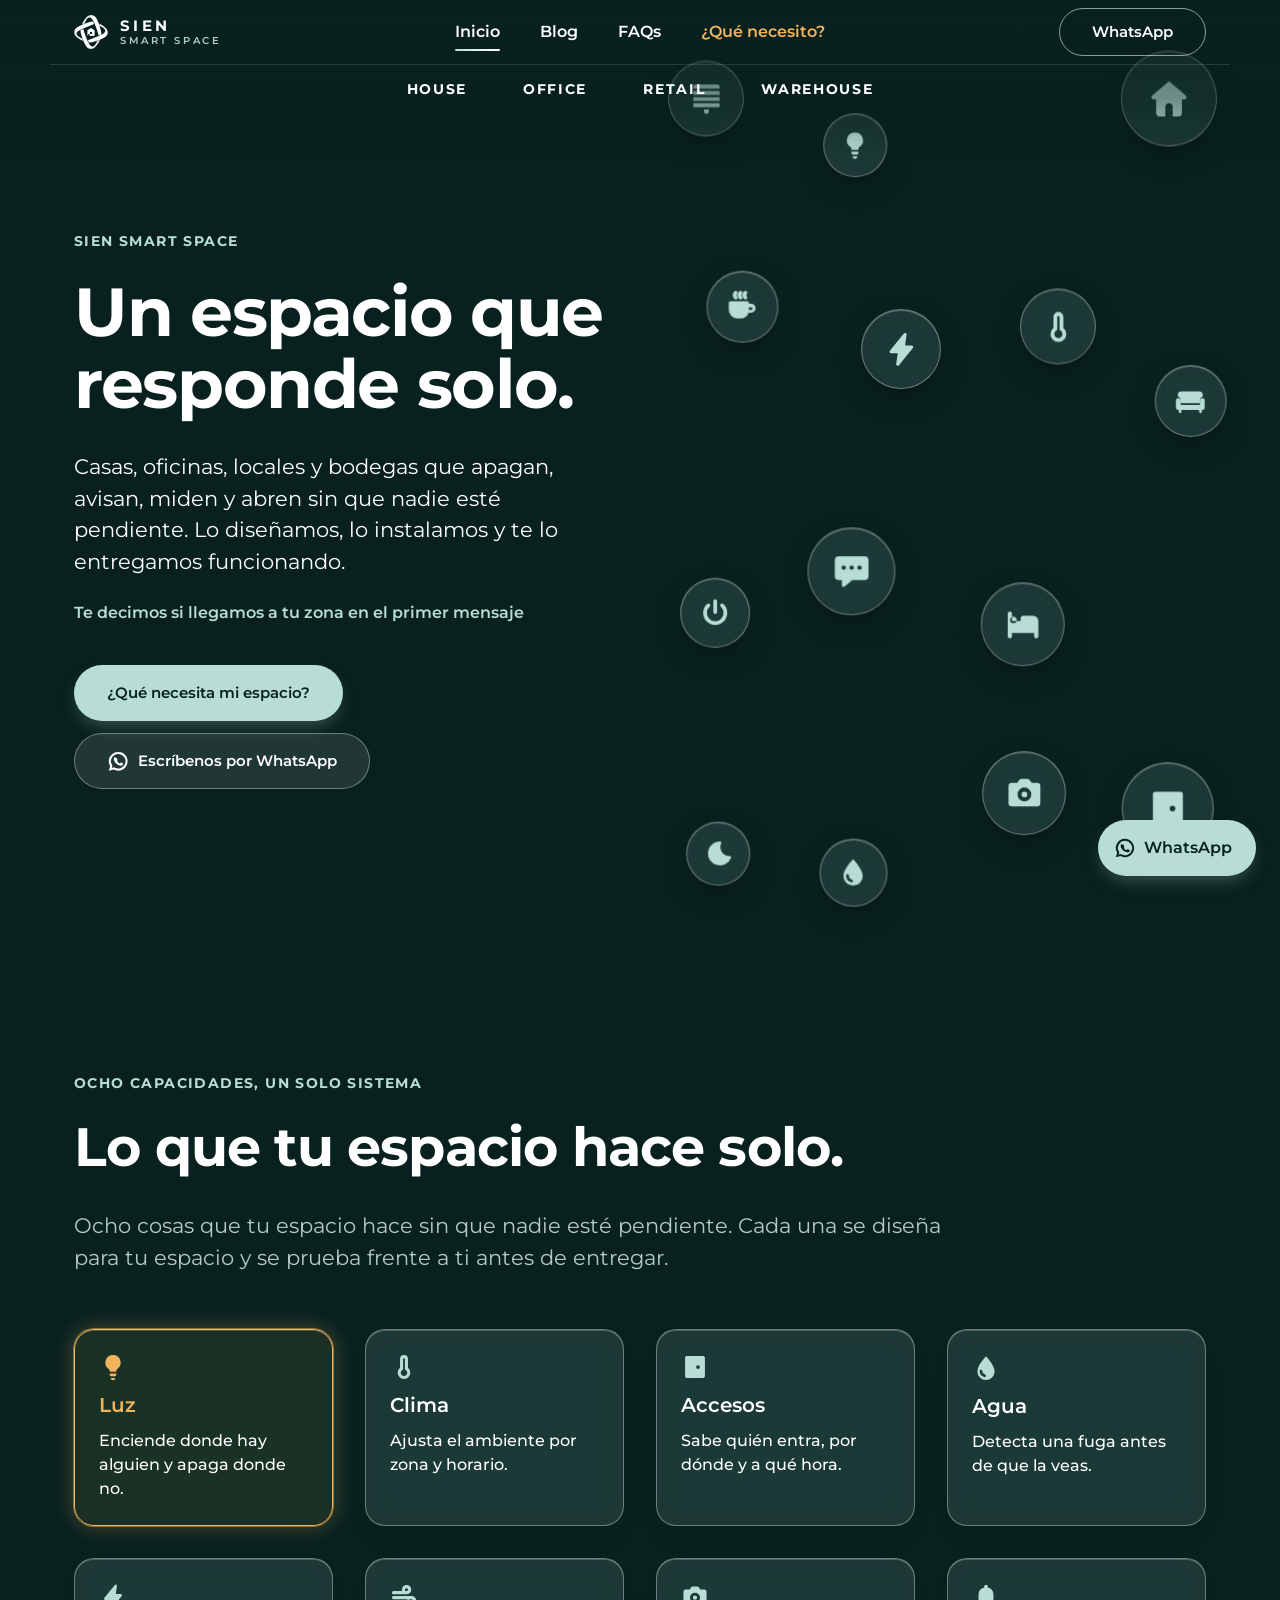
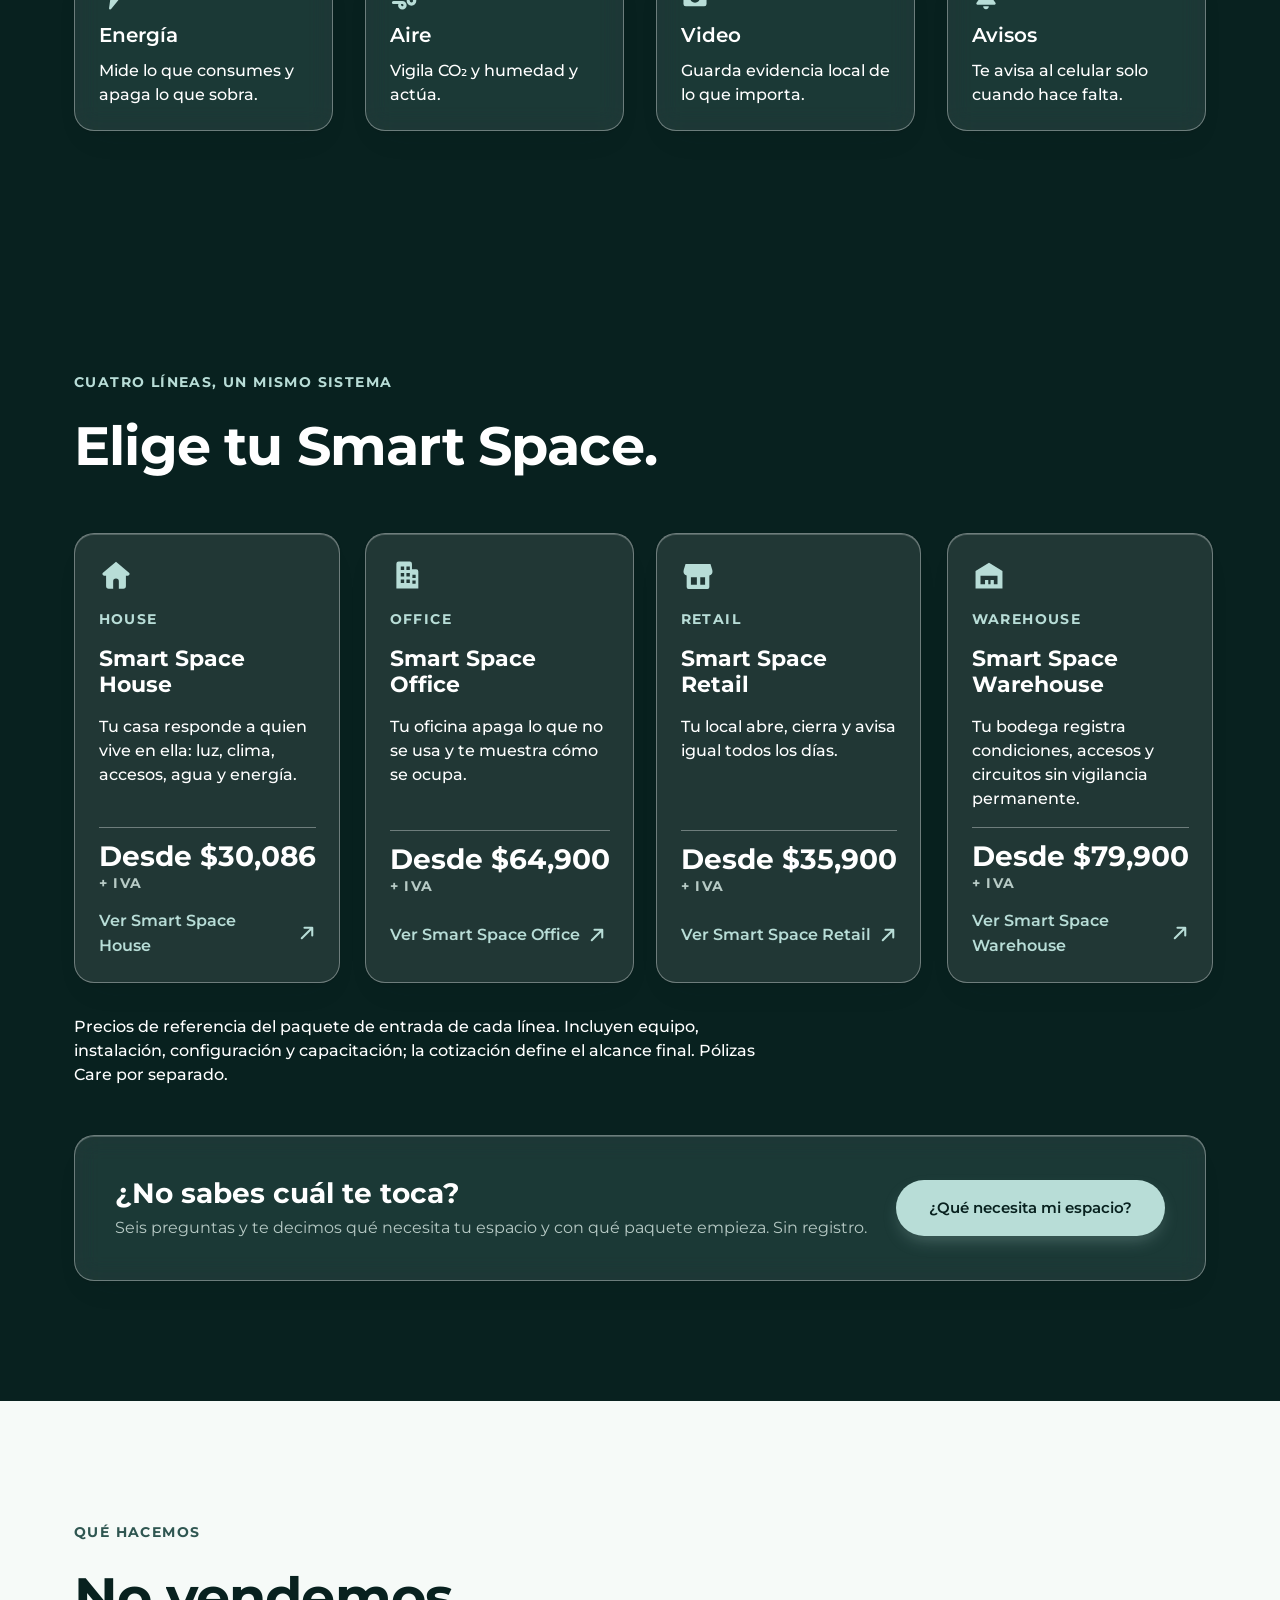
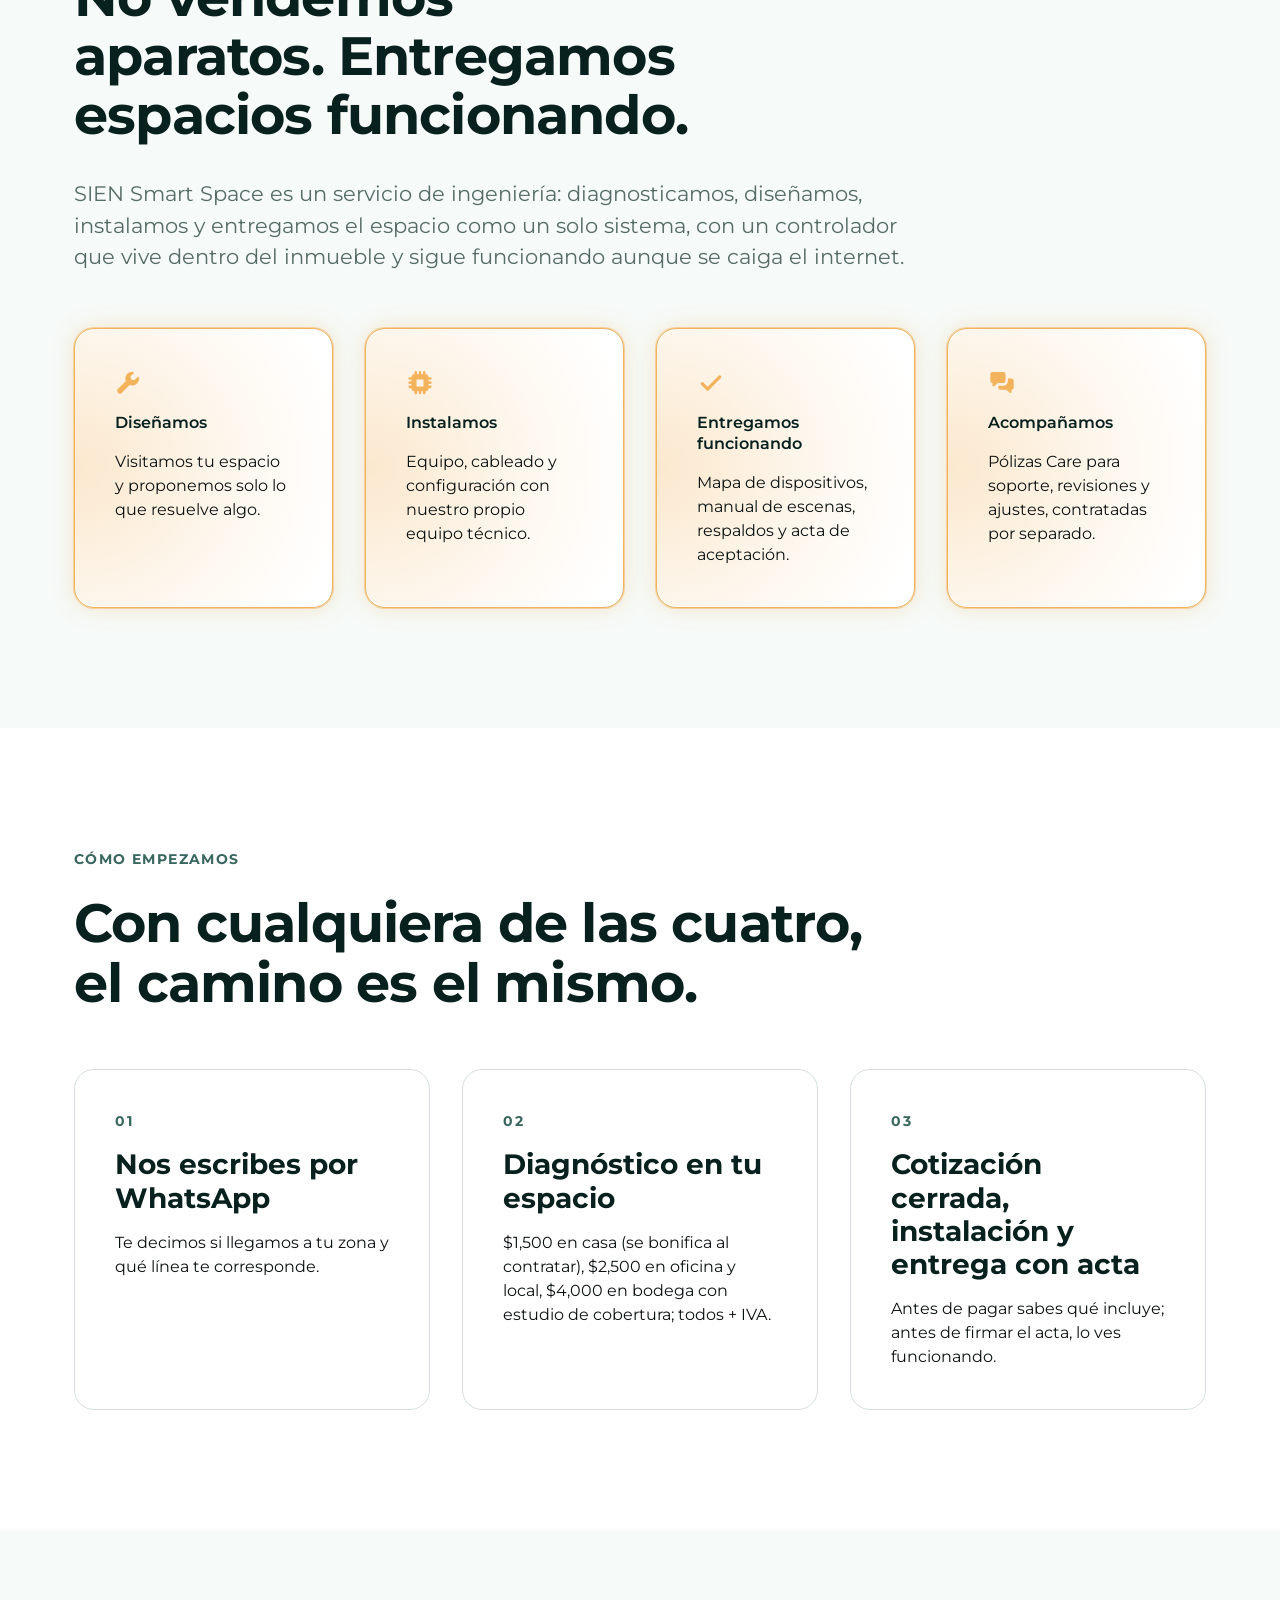
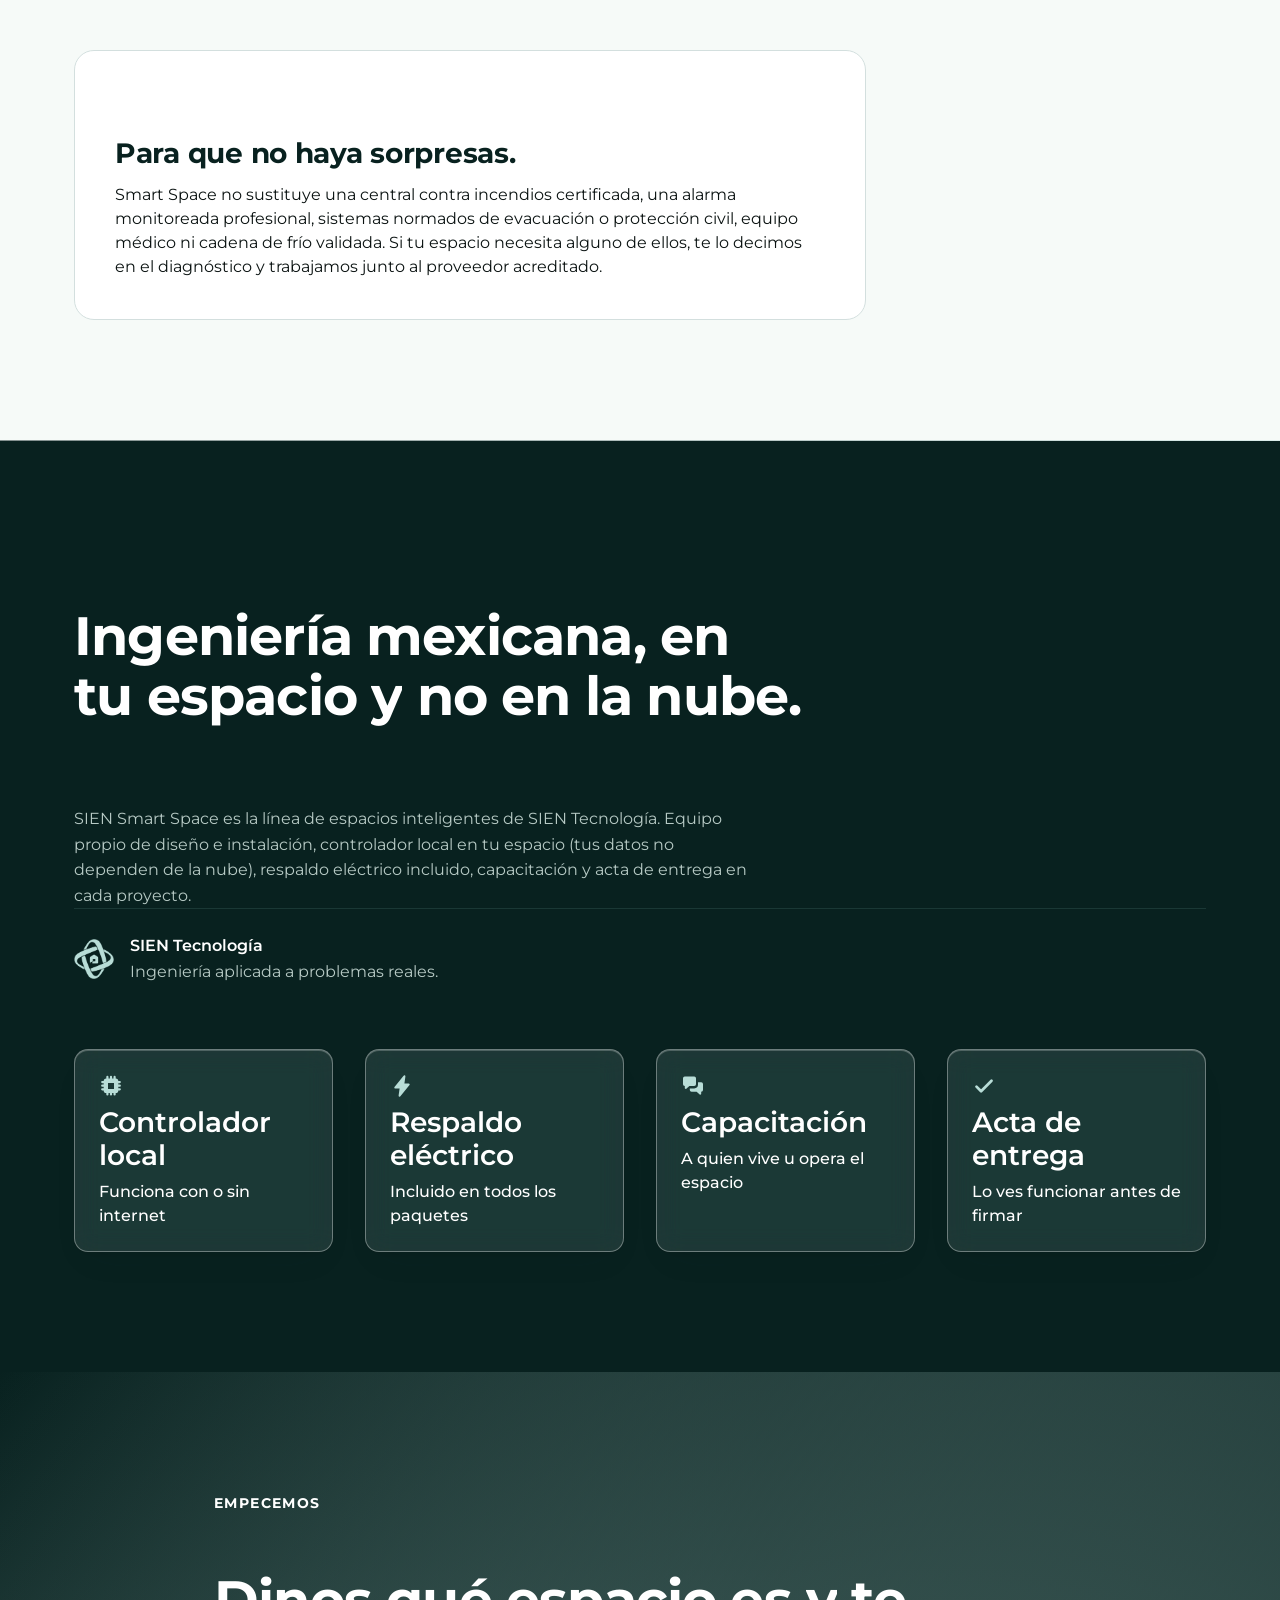
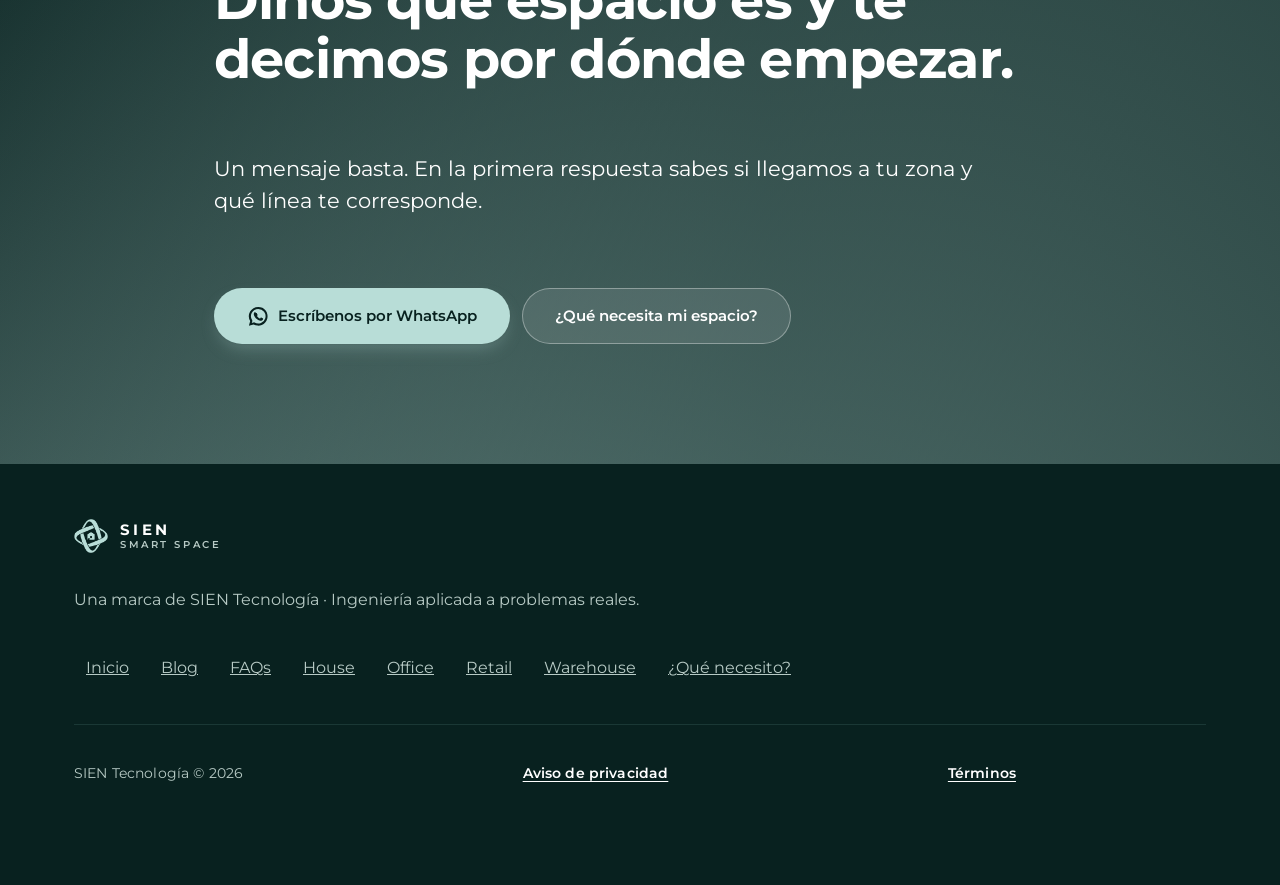
<file: index.html>
<!DOCTYPE html>
<html lang="es">
<head>
<meta charset="UTF-8">
<meta name="viewport" content="width=device-width, initial-scale=1">
<meta http-equiv="Content-Security-Policy" content="default-src 'self'; script-src 'self' https://www.googletagmanager.com https://www.google-analytics.com https://connect.facebook.net; style-src 'self' 'unsafe-inline' https://fonts.googleapis.com; font-src 'self' https://fonts.gstatic.com; img-src 'self' data: https://www.google-analytics.com https://www.googletagmanager.com https://www.facebook.com; connect-src 'self' https://*.google-analytics.com https://*.analytics.google.com https://stats.g.doubleclick.net https://www.googletagmanager.com https://www.facebook.com; frame-src https://www.googletagmanager.com; object-src 'none'; base-uri 'self'; form-action 'self'; upgrade-insecure-requests">
<title>SIEN Smart Space · Un espacio que responde solo</title>
<meta name="description" content="Casas, oficinas, locales y bodegas que apagan, avisan, miden y abren sin que nadie esté pendiente. Lo diseñamos, lo instalamos y te lo entregamos funcionando.">
<meta name="robots" content="noindex">
<!-- SIEN Smart Space · sitio v2 · prototipo · noindex a propósito -->
<link rel="icon" href="assets/favicon.svg" type="image/svg+xml">
<link rel="icon" href="assets/favicon-32.png" sizes="32x32">
<link rel="apple-touch-icon" href="assets/favicon-180.png">


<link rel="preload" href="assets/fuentes/montserrat-latin.woff2" as="font" type="font/woff2" crossorigin>
<link rel="stylesheet" href="variables.css?v=20261106">
<link rel="stylesheet" href="sistema.css?v=20261106">
<link rel="stylesheet" href="sh.css?v=20261106">
<script src="interacciones.js?v=20261106" defer></script>
<script src="sh.js?v=20261106" defer></script>
<link rel="canonical" href="https://PENDIENTE-DOMINIO/">
<meta property="og:type" content="website">
<meta property="og:site_name" content="SIEN Smart Space">
<meta property="og:locale" content="es_MX">
<meta property="og:title" content="SIEN Smart Space · Un espacio que responde solo">
<meta property="og:description" content="Casas, oficinas, locales y bodegas que apagan, avisan, miden y abren sin que nadie esté pendiente. Lo diseñamos, lo instalamos y te lo entregamos funcionando.">
<meta property="og:image" content="assets/og-smart-space.jpg">
</head>
<body>
<a class="salto" href="#contenido">Saltar al contenido</a>
<svg xmlns="http://www.w3.org/2000/svg" width="0" height="0" style="position:absolute" aria-hidden="true" focusable="false"><defs>
<symbol id="i2-casa" viewBox="0 0 24 24"><path fill="currentColor" d="M12 2.6 2.8 10.4a1.2 1.2 0 0 0 .8 2.1H5v7.3A1.9 1.9 0 0 0 6.9 21.7h3.1v-5.2a2 2 0 0 1 4 0v5.2h3.1a1.9 1.9 0 0 0 1.9-1.9v-7.3h1.4a1.2 1.2 0 0 0 .8-2.1z"/></symbol>
<symbol id="i2-edificio" viewBox="0 0 24 24"><path fill="currentColor" fill-rule="evenodd" d="M4.5 21.5V4a1.6 1.6 0 0 1 1.6-1.6h7.8A1.6 1.6 0 0 1 15.5 4v4h3A1.5 1.5 0 0 1 20 9.5v12zM7.6 6v2.4h2.4V6zm0 4.6V13h2.4v-2.4zm4-4.6v2.4H14V6zm0 4.6V13H14v-2.4zM7.6 15.2v2.4h2.4v-2.4zm4 0v2.4H14v-2.4zm4.2-3.3v2.3h2.3v-2.3zm0 4v2.3h2.3v-2.3z"/></symbol>
<symbol id="i2-tienda" viewBox="0 0 24 24"><path fill="currentColor" fill-rule="evenodd" d="M3.2 4.2h17.6l1.3 4.3a3.3 3.3 0 0 1-2.1 3.9v8.1a1.3 1.3 0 0 1-1.3 1.3H5.3A1.3 1.3 0 0 1 4 20.5v-8.1a3.3 3.3 0 0 1-2.1-3.9zM7 13.5v5.3h4.2v-5.3zm6.6 0v5.3H17v-5.3z"/></symbol>
<symbol id="i2-bodega" viewBox="0 0 24 24"><path fill="currentColor" fill-rule="evenodd" d="M2.5 9.2 12 3.4l9.5 5.8v12.3H2.5zM6 12.6v6h3.2v-3h2.3v3h1.6v-3h2.3v3H18v-6z"/></symbol>
<symbol id="i2-obra" viewBox="0 0 24 24"><path fill="currentColor" d="M2.5 19.5h19v2.5h-19zM5 17.5V9.6l7-5.6 7 5.6v7.9h-4.4v-5H9.4v5z"/></symbol>
<symbol id="i2-sillon" viewBox="0 0 24 24"><path fill="currentColor" fill-rule="evenodd" d="M5.5 5.5h13a2.5 2.5 0 0 1 2.5 2.5v1.3a2.7 2.7 0 0 0-2.1 2.6V14H5.1v-2.1A2.7 2.7 0 0 0 3 9.3V8a2.5 2.5 0 0 1 2.5-2.5zM1.6 11.9a1.5 1.5 0 0 1 1.5-1.5h.4a1.5 1.5 0 0 1 1.5 1.5v3.3h14v-3.3a1.5 1.5 0 0 1 1.5-1.5h.4a1.5 1.5 0 0 1 1.5 1.5v5.4a1.6 1.6 0 0 1-1.6 1.6h-.4v1.3a1 1 0 0 1-2 0v-1.3H5.6v1.3a1 1 0 0 1-2 0v-1.3h-.4a1.6 1.6 0 0 1-1.6-1.6z"/></symbol>
<symbol id="i2-cama" viewBox="0 0 24 24"><path fill="currentColor" fill-rule="evenodd" d="M2.5 5.2a1.3 1.3 0 0 1 2.6 0v4.6h5.4V8.2a1.7 1.7 0 0 1 1.7-1.7h6.1a3.2 3.2 0 0 1 3.2 3.2v9.6a1.3 1.3 0 0 1-2.6 0v-2.1H5.1v2.1a1.3 1.3 0 0 1-2.6 0zM6 7.2a2 2 0 1 1 0 4 2 2 0 0 1 0-4z"/></symbol>
<symbol id="i2-silla" viewBox="0 0 24 24"><path fill="currentColor" d="M8 2.2h8a2 2 0 0 1 2 2v5.6a2 2 0 0 1-2 2H8a2 2 0 0 1-2-2V4.2a2 2 0 0 1 2-2zM4.6 12.6h14.8a1.4 1.4 0 0 1 0 2.8h-6v2.2h3.8a1.2 1.2 0 0 1 0 2.4h-3.8v1a1.4 1.4 0 0 1-2.8 0v-1H6.8a1.2 1.2 0 0 1 0-2.4h3.8v-2.2h-6a1.4 1.4 0 0 1 0-2.8z"/></symbol>
<symbol id="i2-cafetera" viewBox="0 0 24 24"><path fill="currentColor" fill-rule="evenodd" d="M3.6 8.4h12.2a1.2 1.2 0 0 1 1.2 1.2v.6h1.6a3.2 3.2 0 0 1 0 6.4h-1.9a6.2 6.2 0 0 1-5.9 4.2H8.4a6.2 6.2 0 0 1-6-6.4V9.6a1.2 1.2 0 0 1 1.2-1.2zm13.4 4.2v2h1.6a1 1 0 0 0 0-2z"/><path fill="none" stroke="currentColor" stroke-width="2.75" stroke-linecap="round" stroke-linejoin="round" d="M7.4 2.2c-1 1.2-1 2.3 0 3.5M10.9 2.2c-1 1.2-1 2.3 0 3.5M14.4 2.2c-1 1.2-1 2.3 0 3.5"/></symbol>
<symbol id="i2-horno" viewBox="0 0 24 24"><path fill="currentColor" fill-rule="evenodd" d="M3 4.5A1.5 1.5 0 0 1 4.5 3h15A1.5 1.5 0 0 1 21 4.5v15a1.5 1.5 0 0 1-1.5 1.5h-15A1.5 1.5 0 0 1 3 19.5zM6.2 5.6a1.2 1.2 0 1 0 0 2.4 1.2 1.2 0 0 0 0-2.4zm3.8 0a1.2 1.2 0 1 0 0 2.4 1.2 1.2 0 0 0 0-2.4zm3.8 0a1.2 1.2 0 1 0 0 2.4 1.2 1.2 0 0 0 0-2.4zM5.8 10.2v8h12.4v-8z"/></symbol>
<symbol id="i2-regadera" viewBox="0 0 24 24"><path fill="currentColor" d="M12 4.4a7 7 0 0 0-7 7v.4a1.3 1.3 0 0 0 1.3 1.3h11.4a1.3 1.3 0 0 0 1.3-1.3v-.4a7 7 0 0 0-7-7zm0-3a1.4 1.4 0 0 1 1.4 1.4v1.6h-2.8V2.8A1.4 1.4 0 0 1 12 1.4zM2.8 6.2a1.4 1.4 0 0 1 1.4-1.4h1.3a1.4 1.4 0 0 1 0 2.8H4.2a1.4 1.4 0 0 1-1.4-1.4zM7.2 15.6a1.5 1.5 0 0 1 3 0v3a1.5 1.5 0 0 1-3 0zm3.3 0a1.5 1.5 0 0 1 3 0v5.6a1.5 1.5 0 0 1-3 0zm3.3 0a1.5 1.5 0 0 1 3 0v3a1.5 1.5 0 0 1-3 0z"/></symbol>
<symbol id="i2-persiana" viewBox="0 0 24 24"><path fill="currentColor" d="M3 3.5A1.5 1.5 0 0 1 4.5 2h15A1.5 1.5 0 0 1 21 3.5V5H3zM3 6.6h18v2.6H3zm0 4.2h18v2.6H3zm0 4.2h18v2.6H3zm7.3 4.2h3.4v1.4a1.7 1.7 0 0 1-3.4 0z"/></symbol>
<symbol id="i2-mesa" viewBox="0 0 24 24"><path fill="currentColor" d="M2 6.6A1.6 1.6 0 0 1 3.6 5h16.8a1.6 1.6 0 0 1 0 3.2H19v10.3a1.5 1.5 0 0 1-3 0V14H8v4.5a1.5 1.5 0 0 1-3 0V8.2H3.6A1.6 1.6 0 0 1 2 6.6zM8 8.2V11h8V8.2z"/></symbol>
<symbol id="i2-luz" viewBox="0 0 24 24"><path fill="currentColor" d="M12 1.8a6.6 6.6 0 0 0-3.6 12.1c.5.4.8.9.8 1.5v.6h5.6v-.6c0-.6.3-1.1.8-1.5A6.6 6.6 0 0 0 12 1.8zM9.2 17.6h5.6v1.2a1.2 1.2 0 0 1-1.2 1.2H10.4a1.2 1.2 0 0 1-1.2-1.2zM10 21.4h4a2 2 0 0 1-4 0z"/></symbol>
<symbol id="i2-clima" viewBox="0 0 24 24"><path fill="currentColor" fill-rule="evenodd" d="M12 1.8A3.4 3.4 0 0 0 8.6 5.2v7.5a5.4 5.4 0 1 0 6.8 0V5.2A3.4 3.4 0 0 0 12 1.8zm0 2.6a.8.8 0 0 1 .8.8v8.9l.6.4a2.8 2.8 0 1 1-2.8 0l.6-.4V5.2a.8.8 0 0 1 .8-.8z"/></symbol>
<symbol id="i2-aire" viewBox="0 0 24 24"><path fill="none" stroke="currentColor" stroke-width="2.75" stroke-linecap="round" stroke-linejoin="round" d="M3 8.3h11.2a2.6 2.6 0 1 0-2.6-2.6M3 12.5h15.4a2.8 2.8 0 1 1-2.8 2.8M3 16.7h7.6a2.3 2.3 0 1 1-2.3 2.3"/></symbol>
<symbol id="i2-agua" viewBox="0 0 24 24"><path fill="currentColor" d="M12 1.9s7.4 7.6 7.4 13A7.4 7.4 0 0 1 4.6 14.9C4.6 9.5 12 1.9 12 1.9zm-3.2 12.6a1.1 1.1 0 0 0-2.2 0 5.5 5.5 0 0 0 3.6 5.1 1.1 1.1 0 1 0 .8-2 3.3 3.3 0 0 1-2.2-3.1z"/></symbol>
<symbol id="i2-energia" viewBox="0 0 24 24"><path fill="currentColor" d="M13.6 1.7a1 1 0 0 1 1.8.7l-1 7.1h4.3a1 1 0 0 1 .8 1.6L10.4 22.3a1 1 0 0 1-1.8-.7l1-7.1H5.3a1 1 0 0 1-.8-1.6z"/></symbol>
<symbol id="i2-enchufe" viewBox="0 0 24 24"><path fill="currentColor" fill-rule="evenodd" d="M8.1 2a1.3 1.3 0 0 1 1.3 1.3v3.9h5.2V3.3a1.3 1.3 0 0 1 2.6 0v3.9h1.4a1.2 1.2 0 0 1 1.2 1.2v2.4a7.8 7.8 0 0 1-6.5 7.7v2.2a1.3 1.3 0 0 1-2.6 0v-2.2a7.8 7.8 0 0 1-6.5-7.7V8.4a1.2 1.2 0 0 1 1.2-1.2h1.4V3.3A1.3 1.3 0 0 1 8.1 2z"/></symbol>
<symbol id="i2-acceso" viewBox="0 0 24 24"><path fill="currentColor" fill-rule="evenodd" d="M5 2.5h14a1.5 1.5 0 0 1 1.5 1.5v16a1.5 1.5 0 0 1-1.5 1.5H5A1.5 1.5 0 0 1 3.5 20V4A1.5 1.5 0 0 1 5 2.5zm9.6 8a1.6 1.6 0 1 0 0 3.2 1.6 1.6 0 0 0 0-3.2z"/></symbol>
<symbol id="i2-candado" viewBox="0 0 24 24"><path fill="currentColor" fill-rule="evenodd" d="M12 1.8a5.2 5.2 0 0 0-5.2 5.2v2.4H6.2A2.2 2.2 0 0 0 4 11.6v8.2A2.2 2.2 0 0 0 6.2 22h11.6a2.2 2.2 0 0 0 2.2-2.2v-8.2a2.2 2.2 0 0 0-2.2-2.2h-.6V7A5.2 5.2 0 0 0 12 1.8zm0 2.7A2.5 2.5 0 0 1 14.5 7v2.4h-5V7A2.5 2.5 0 0 1 12 4.5zm0 8.4a2 2 0 0 0-1 3.7v1.4a1 1 0 0 0 2 0v-1.4a2 2 0 0 0-1-3.7z"/></symbol>
<symbol id="i2-camara" viewBox="0 0 24 24"><path fill="currentColor" fill-rule="evenodd" d="M8.9 3.5a1.3 1.3 0 0 1 1-.5h4.2a1.3 1.3 0 0 1 1 .5l1.5 2h3.3a2 2 0 0 1 2 2v10.5a2 2 0 0 1-2 2H4.1a2 2 0 0 1-2-2V7.5a2 2 0 0 1 2-2h3.3zM12 8.3a4.3 4.3 0 1 0 0 8.6 4.3 4.3 0 0 0 0-8.6zm0 2.5a1.8 1.8 0 1 1 0 3.6 1.8 1.8 0 0 1 0-3.6z"/></symbol>
<symbol id="i2-timbre" viewBox="0 0 24 24"><path fill="currentColor" fill-rule="evenodd" d="M7.5 1.8h9a2.2 2.2 0 0 1 2.2 2.2v16a2.2 2.2 0 0 1-2.2 2.2h-9A2.2 2.2 0 0 1 5.3 20V4a2.2 2.2 0 0 1 2.2-2.2zM12 5a2.6 2.6 0 1 0 0 5.2A2.6 2.6 0 0 0 12 5zm0 8.6a2.4 2.4 0 1 0 0 4.8 2.4 2.4 0 0 0 0-4.8z"/></symbol>
<symbol id="i2-aviso" viewBox="0 0 24 24"><path fill="currentColor" d="M12 1.6a1.6 1.6 0 0 1 1.6 1.6v.6a6.4 6.4 0 0 1 4.8 6.2v4.6l1.7 2.4a1 1 0 0 1-.8 1.6H4.7a1 1 0 0 1-.8-1.6l1.7-2.4V10a6.4 6.4 0 0 1 4.8-6.2v-.6A1.6 1.6 0 0 1 12 1.6zM9.6 20h4.8a2.4 2.4 0 0 1-4.8 0z"/></symbol>
<symbol id="i2-mensaje" viewBox="0 0 24 24"><path fill="currentColor" d="M4.3 3h15.4A2.3 2.3 0 0 1 22 5.3v9.4a2.3 2.3 0 0 1-2.3 2.3h-7.3l-4.6 3.9a1 1 0 0 1-1.6-.8V17H4.3A2.3 2.3 0 0 1 2 14.7V5.3A2.3 2.3 0 0 1 4.3 3zm3 5.4a1.3 1.3 0 1 0 0 2.6 1.3 1.3 0 0 0 0-2.6zm4.7 0a1.3 1.3 0 1 0 0 2.6 1.3 1.3 0 0 0 0-2.6zm4.7 0a1.3 1.3 0 1 0 0 2.6 1.3 1.3 0 0 0 0-2.6z"/></symbol>
<symbol id="i2-conversa" viewBox="0 0 24 24"><path fill="currentColor" d="M3.8 2.5h9.4A1.8 1.8 0 0 1 15 4.3v6a1.8 1.8 0 0 1-1.8 1.8H8.4l-3.1 2.6a.9.9 0 0 1-1.5-.7v-1.9h0A1.8 1.8 0 0 1 2 10.3v-6a1.8 1.8 0 0 1 1.8-1.8zm13.2 5.7h3.2A1.8 1.8 0 0 1 22 10v6a1.8 1.8 0 0 1-1.8 1.8h0v1.9a.9.9 0 0 1-1.5.7l-3.1-2.6H10.6A1.8 1.8 0 0 1 8.8 16v-1.6h4.4a3.8 3.8 0 0 0 3.8-3.8z"/></symbol>
<symbol id="i2-persona" viewBox="0 0 24 24"><path fill="currentColor" d="M12 2.2a4.8 4.8 0 1 1 0 9.6 4.8 4.8 0 0 1 0-9.6zM3.5 20a8.5 8.5 0 0 1 17 0 1.5 1.5 0 0 1-1.5 1.5H5A1.5 1.5 0 0 1 3.5 20z"/></symbol>
<symbol id="i2-grupo" viewBox="0 0 24 24"><path fill="currentColor" d="M8.6 3.2a4 4 0 1 1 0 8 4 4 0 0 1 0-8zm7.6 1.2a3.3 3.3 0 1 1 0 6.6 3.3 3.3 0 0 1 0-6.6zM1.6 19.2a7 7 0 0 1 14 0 1.3 1.3 0 0 1-1.3 1.3H2.9a1.3 1.3 0 0 1-1.3-1.3zm15.2 1.3a8.9 8.9 0 0 0-2-6.3 5.6 5.6 0 0 1 7.6 5.2 1.1 1.1 0 0 1-1.1 1.1z"/></symbol>
<symbol id="i2-presencia" viewBox="0 0 24 24"><path fill="currentColor" d="M9 2.6a4.3 4.3 0 1 1 0 8.6 4.3 4.3 0 0 1 0-8.6zM1.5 20a7.5 7.5 0 0 1 15 0 1.4 1.4 0 0 1-1.4 1.4H2.9A1.4 1.4 0 0 1 1.5 20z"/><path fill="none" stroke="currentColor" stroke-width="2.75" stroke-linecap="round" stroke-linejoin="round" d="M17.2 4.3a4.8 4.8 0 0 1 0 6.4M19.9 2.1a8.2 8.2 0 0 1 0 10.8"/></symbol>
<symbol id="i2-voz" viewBox="0 0 24 24"><path fill="currentColor" d="M12 1.8a3.8 3.8 0 0 1 3.8 3.8v5.2a3.8 3.8 0 0 1-7.6 0V5.6A3.8 3.8 0 0 1 12 1.8z"/><path fill="none" stroke="currentColor" stroke-width="2.75" stroke-linecap="round" stroke-linejoin="round" d="M5.6 10.6a6.4 6.4 0 0 0 12.8 0M12 17v4m-3.6 0h7.2"/></symbol>
<symbol id="i2-encendido" viewBox="0 0 24 24"><path fill="none" stroke="currentColor" stroke-width="2.75" stroke-linecap="round" stroke-linejoin="round" d="M12 3.2v8.2M6.9 6.4a7.6 7.6 0 1 0 10.2 0"/></symbol>
<symbol id="i2-luna" viewBox="0 0 24 24"><path fill="currentColor" d="M13.6 2.2a1 1 0 0 1 1.1 1.4 7.4 7.4 0 0 0 7.1 10.6 1 1 0 0 1 .9 1.5A9.8 9.8 0 1 1 13.6 2.2z"/></symbol>
<symbol id="i2-sol" viewBox="0 0 24 24"><path fill="currentColor" d="M12 6.8a5.2 5.2 0 1 1 0 10.4 5.2 5.2 0 0 1 0-10.4z"/><path fill="none" stroke="currentColor" stroke-width="2.75" stroke-linecap="round" stroke-linejoin="round" d="M12 1.8v2.3M12 19.9v2.3M1.8 12h2.3M19.9 12h2.3M4.8 4.8l1.6 1.6M17.6 17.6l1.6 1.6M4.8 19.2l1.6-1.6M17.6 6.4l1.6-1.6"/></symbol>
<symbol id="i2-reloj" viewBox="0 0 24 24"><path fill="currentColor" fill-rule="evenodd" d="M12 1.8a10.2 10.2 0 1 1 0 20.4 10.2 10.2 0 0 1 0-20.4zm0 4.4a1.2 1.2 0 0 0-1.2 1.2v5.1a1.2 1.2 0 0 0 .5 1l3.4 2.4a1.2 1.2 0 0 0 1.4-2l-2.9-2V7.4A1.2 1.2 0 0 0 12 6.2z"/></symbol>
<symbol id="i2-grafica" viewBox="0 0 24 24"><path fill="currentColor" d="M3 3.2a1.3 1.3 0 0 1 2.6 0v15.2h15.2a1.3 1.3 0 0 1 0 2.6H4.3A1.3 1.3 0 0 1 3 19.7zM7.4 12.3a1.5 1.5 0 0 1 3 0v3.4a1.5 1.5 0 0 1-3 0zm4.6-4a1.5 1.5 0 0 1 3 0v7.4a1.5 1.5 0 0 1-3 0zm4.6 2.4a1.5 1.5 0 0 1 3 0v5a1.5 1.5 0 0 1-3 0z"/></symbol>
<symbol id="i2-chip" viewBox="0 0 24 24"><path fill="currentColor" fill-rule="evenodd" d="M8.4 1.8a1.1 1.1 0 0 1 1.1 1.1v1.5h1.4V2.9a1.1 1.1 0 0 1 2.2 0v1.5h1.4V2.9a1.1 1.1 0 0 1 2.2 0v1.5a2.6 2.6 0 0 1 2.6 2.6h1.5a1.1 1.1 0 0 1 0 2.2h-1.5v1.4h1.5a1.1 1.1 0 0 1 0 2.2h-1.5v1.4h1.5a1.1 1.1 0 0 1 0 2.2h-1.5a2.6 2.6 0 0 1-2.6 2.6v1.5a1.1 1.1 0 0 1-2.2 0v-1.5h-1.4v1.5a1.1 1.1 0 0 1-2.2 0v-1.5H9.5v1.5a1.1 1.1 0 0 1-2.2 0v-1.5a2.6 2.6 0 0 1-2.6-2.6H3.2a1.1 1.1 0 0 1 0-2.2h1.5v-1.4H3.2a1.1 1.1 0 0 1 0-2.2h1.5V9.2H3.2a1.1 1.1 0 0 1 0-2.2h1.5a2.6 2.6 0 0 1 2.6-2.6V2.9a1.1 1.1 0 0 1 1.1-1.1zM9 9v6h6V9z"/></symbol>
<symbol id="i2-senal" viewBox="0 0 24 24"><path fill="currentColor" d="M12 16.6a2.3 2.3 0 1 1 0 4.6 2.3 2.3 0 0 1 0-4.6z"/><path fill="none" stroke="currentColor" stroke-width="2.75" stroke-linecap="round" stroke-linejoin="round" d="M7.6 13.6a6.2 6.2 0 0 1 8.8 0M4.3 10.3a10.9 10.9 0 0 1 15.4 0M1.6 6.8a14.7 14.7 0 0 1 20.8 0"/></symbol>
<symbol id="i2-escudo" viewBox="0 0 24 24"><path fill="currentColor" fill-rule="evenodd" d="M12 1.7l8.3 3.4v5.9c0 5.2-3.5 9.6-8.3 11.3C7.2 20.6 3.7 16.2 3.7 11V5.1zm3.9 7.4a1.2 1.2 0 0 0-1.7-1.7l-3.5 3.5-1.5-1.5a1.2 1.2 0 0 0-1.7 1.7l2.4 2.4a1.2 1.2 0 0 0 1.7 0z"/></symbol>
<symbol id="i2-herramienta" viewBox="0 0 24 24"><path fill="currentColor" d="M15.4 2.3a6 6 0 0 0-6.2 8.1l-6.6 6.6a2.4 2.4 0 0 0 3.4 3.4l6.6-6.6a6 6 0 0 0 8.1-6.2 1 1 0 0 0-1.7-.5l-2.6 2.6-2.5-.7-.7-2.5 2.6-2.6a1 1 0 0 0-.4-1.6z"/></symbol>
<symbol id="i2-libro" viewBox="0 0 24 24"><path fill="currentColor" d="M2.8 4.2A1.2 1.2 0 0 1 4 3h4.3a4.6 4.6 0 0 1 3.7 1.9A4.6 4.6 0 0 1 15.7 3H20a1.2 1.2 0 0 1 1.2 1.2v13.6A1.2 1.2 0 0 1 20 19h-4.3a3.4 3.4 0 0 0-2.7 1.3 1.3 1.3 0 0 1-2 0A3.4 3.4 0 0 0 8.3 19H4a1.2 1.2 0 0 1-1.2-1.2z"/></symbol>
<symbol id="i2-mas" viewBox="0 0 24 24"><path fill="none" stroke="currentColor" stroke-width="2.75" stroke-linecap="round" stroke-linejoin="round" d="M12 5v14M5 12h14"/></symbol>
<symbol id="i2-tinaco" viewBox="0 0 24 24"><path fill="currentColor" fill-rule="evenodd" d="M4 4.2A2.2 2.2 0 0 1 6.2 2h11.6A2.2 2.2 0 0 1 20 4.2v15.6a2.2 2.2 0 0 1-2.2 2.2H6.2A2.2 2.2 0 0 1 4 19.8zM6.8 11.6v7.2h10.4v-7.2c-1.7 1.3-3.5 1.3-5.2 0-1.7 1.3-3.5 1.3-5.2 0z"/></symbol>
<symbol id="i2-flecha" viewBox="0 0 24 24"><path fill="none" stroke="currentColor" stroke-width="2.75" stroke-linecap="round" stroke-linejoin="round" d="M5 19 19 5M8.6 5H19v10.4"/></symbol>
<symbol id="i2-check" viewBox="0 0 24 24"><path fill="none" stroke="currentColor" stroke-width="2.75" stroke-linecap="round" stroke-linejoin="round" d="m4.5 12.6 4.6 4.6L19.5 6.8"/></symbol>
<symbol id="i2-whatsapp" viewBox="0 0 24 24"><path fill="currentColor" fill-rule="evenodd" d="M12 2a10 10 0 0 0-8.6 15.1L2 22l5-1.3A10 10 0 1 0 12 2zm0 2.2a7.8 7.8 0 1 1-4 14.5l-.3-.2-2.6.7.7-2.5-.2-.3A7.8 7.8 0 0 1 12 4.2z"/><path fill="currentColor" transform="translate(12.2 12.2) scale(.85) translate(-13.05 -13.04)" d="M8.9 7.6c-.2 0-.5 0-.7.3-.3.3-1 1-1 2.4s1 2.8 1.2 3c.1.2 2 3.2 5 4.4 2.4 1 2.9.8 3.4.7.5 0 1.7-.7 1.9-1.4.2-.7.2-1.2.2-1.4l-.5-.3-1.8-.9c-.3-.1-.4-.1-.6.1l-.8 1c-.2.2-.3.2-.6.1a6.4 6.4 0 0 1-3.2-2.8c-.2-.4.2-.4.6-1.2.1-.2 0-.4 0-.5l-.9-2c-.2-.5-.4-.5-.6-.5h-.6z"/></symbol>
</defs></svg>
<header class="cabecera sh-cabecera-2" data-cabecera data-superficie="heroe">
  <div class="wrap cabecera__fila">
    <a class="sh-marca" href="index.html" aria-label="SIEN Smart Space — inicio">
      <img class="sh-iso-oscuro" src="assets/iso-blanco.png" alt="" width="34" height="34">
      <img class="sh-iso-claro" src="assets/iso-deep.png" alt="" width="34" height="34">
      <span><b>SIEN</b><small>Smart Space</small></span>
    </a>
    <nav class="cabecera__nav" aria-label="Sitio">
      <a href="index.html" aria-current="page">Inicio</a>
      <a href="blog.html">Blog</a>
      <a href="faqs.html">FAQs</a>
      <a class="sh-nav-quiz" href="que-necesito.html" data-quiz-abrir data-origen="menu">¿Qué necesito?</a>
    </nav>
    <div class="cabecera__lado">
      <a class="btn cabecera__cta" href="https://wa.me/525664564795?text=Hola%20SIEN%2C%20quiero%20saber%20si%20Smart%20Space%20aplica%20para%20mi%20%5Bcasa%20/%20oficina%20/%20local%20/%20bodega%5D%20en%20%5Bciudad%5D." target="_blank" rel="noopener noreferrer" data-wa data-origen="menu">WhatsApp</a>
      <button type="button" class="cabecera__menu" data-menu-boton aria-expanded="false" aria-controls="panel-movil" aria-label="Abrir menú"><i></i><i></i><i></i></button>
    </div>
  </div>
  <div class="wrap sh-lineas" aria-label="Líneas Smart Space">
    <nav class="cabecera__nav sh-lineas__nav" aria-label="Líneas">
      <a href="house.html">House</a>
      <a href="office.html">Office</a>
      <a href="retail.html">Retail</a>
      <a href="warehouse.html">Warehouse</a>
    </nav>
  </div>
  <div class="cabecera__panel" id="panel-movil" data-menu-panel hidden>
    <span class="sh-marca" aria-hidden="true"><img src="assets/iso-blanco.png" alt="" width="34" height="34"><span><b>SIEN</b><small>Smart Space</small></span></span>
    <nav aria-label="Sitio">
      <a href="index.html" aria-current="page">Inicio</a>
      <a href="blog.html">Blog</a>
      <a href="faqs.html">FAQs</a>
      <a class="sh-nav-quiz" href="que-necesito.html" data-quiz-abrir data-origen="menu">¿Qué necesito?</a>
    </nav>
    <span class="sh-panel-rotulo">Líneas Smart Space</span>
    <nav aria-label="Líneas">
      <a href="house.html">House</a>
      <a href="office.html">Office</a>
      <a href="retail.html">Retail</a>
      <a href="warehouse.html">Warehouse</a>
    </nav>
    <a class="btn btn-cta" href="https://wa.me/525664564795?text=Hola%20SIEN%2C%20quiero%20saber%20si%20Smart%20Space%20aplica%20para%20mi%20%5Bcasa%20/%20oficina%20/%20local%20/%20bodega%5D%20en%20%5Bciudad%5D." target="_blank" rel="noopener noreferrer" data-wa data-origen="menu">Escríbenos por WhatsApp</a>
  </div>
</header>

<main id="contenido">

<!-- 1 · HÉROE -->
<section class="heroe sh-heroe sh-heroe--burbujas" id="inicio" data-fondo="tinta" data-tunel="propio" data-seccion="hero">
  <div class="sh-foto" aria-hidden="true">
    <picture>
      <source media="(max-width:700px)" srcset="assets/inicio-heroe-m.webp">
      <img src="assets/inicio-heroe.webp" alt="" width="2400" height="1350" fetchpriority="high" decoding="async">
    </picture>
  </div>
    <div class="sh-burbujas" data-burbujas aria-hidden="true">
      <span class="sh-burbuja"><svg class="sh-ico"><use href="#i2-casa"/></svg></span>
      <span class="sh-burbuja"><svg class="sh-ico"><use href="#i2-sillon"/></svg></span>
      <span class="sh-burbuja"><svg class="sh-ico"><use href="#i2-cama"/></svg></span>
      <span class="sh-burbuja"><svg class="sh-ico"><use href="#i2-luz"/></svg></span>
      <span class="sh-burbuja"><svg class="sh-ico"><use href="#i2-clima"/></svg></span>
      <span class="sh-burbuja"><svg class="sh-ico"><use href="#i2-acceso"/></svg></span>
      <span class="sh-burbuja"><svg class="sh-ico"><use href="#i2-agua"/></svg></span>
      <span class="sh-burbuja"><svg class="sh-ico"><use href="#i2-energia"/></svg></span>
      <span class="sh-burbuja"><svg class="sh-ico"><use href="#i2-cafetera"/></svg></span>
      <span class="sh-burbuja"><svg class="sh-ico"><use href="#i2-mensaje"/></svg></span>
      <span class="sh-burbuja"><svg class="sh-ico"><use href="#i2-luna"/></svg></span>
      <span class="sh-burbuja"><svg class="sh-ico"><use href="#i2-persiana"/></svg></span>
      <span class="sh-burbuja"><svg class="sh-ico"><use href="#i2-camara"/></svg></span>
      <span class="sh-burbuja"><svg class="sh-ico"><use href="#i2-encendido"/></svg></span>
    </div>
  <div class="wrap tunel__frente">
    <div>
      <span class="rotulo rotulo--heroe sh-entra sh-entra--abajo" style="--e:0ms">SIEN Smart Space</span>
      <h1 class="t-h1 sh-entra sh-entra--izq" style="--e:120ms">Un espacio que responde solo.</h1>
      <p class="lead sh-entra sh-entra--abajo" style="--e:520ms">Casas, oficinas, locales y bodegas que apagan, avisan, miden y abren sin que nadie esté pendiente. Lo diseñamos, lo instalamos y te lo entregamos funcionando.</p>
      <p class="sh-claim sh-entra sh-entra--abajo" style="--e:640ms">Te decimos si llegamos a tu zona en el primer mensaje</p>
      <div class="heroe__acciones sh-entra sh-entra--abajo" style="--e:760ms">
        <a class="btn btn-cta" href="que-necesito.html" data-quiz-abrir data-origen="hero">¿Qué necesita mi espacio?</a>
        <a class="btn sh-btn-glass" href="https://wa.me/525664564795?text=Hola%20SIEN%2C%20quiero%20saber%20si%20Smart%20Space%20aplica%20para%20mi%20%5Bcasa%20/%20oficina%20/%20local%20/%20bodega%5D%20en%20%5Bciudad%5D." target="_blank" rel="noopener noreferrer" data-wa data-origen="hero"><svg class="sh-ico"><use href="#i2-whatsapp"/></svg>Escríbenos por WhatsApp</a>
      </div>
    </div>
  </div>
</section>

<!-- 1b · OCHO CAPACIDADES · tarjetas que aparecen y luz cálida que las recorre en secuencia -->
<section class="acto acto--tinta sh-sec-vidrio" id="capacidades" data-fondo="tinta" data-halo data-seccion="capacidades" aria-labelledby="t-caps">
  <div class="sh-foto sh-foto--suave sh-foto--alta" aria-hidden="true">
    <picture>
      <source media="(max-width:700px)" srcset="assets/inicio-capacidades-m.webp">
      <img src="assets/inicio-capacidades.webp" alt="" width="1920" height="1080" loading="lazy" decoding="async">
    </picture>
  </div>
  <div class="wrap">
    <span class="rotulo" data-cortina>Ocho capacidades, un solo sistema</span>
    <h2 class="t-h2" id="t-caps" data-lineas data-lineas-delay="90" style="max-width:22ch">Lo que tu espacio hace solo.</h2>
    <p class="lead" data-reveal="fade-up" data-reveal-delay="180">Ocho cosas que tu espacio hace sin que nadie esté pendiente. Cada una se diseña para tu espacio y se prueba frente a ti antes de entregar.</p>
    <ul class="sh-caps" data-anillo data-reveal-stagger="60" aria-label="Capacidades del sistema">
        <li class="sh-cap" style="--i:0" data-reveal="fade-up"><button type="button"><svg class="sh-ico"><use href="#i2-luz"/></svg><b>Luz</b><p>Enciende donde hay alguien y apaga donde no.</p></button></li>
        <li class="sh-cap" style="--i:1" data-reveal="fade-up"><button type="button"><svg class="sh-ico"><use href="#i2-clima"/></svg><b>Clima</b><p>Ajusta el ambiente por zona y horario.</p></button></li>
        <li class="sh-cap" style="--i:2" data-reveal="fade-up"><button type="button"><svg class="sh-ico"><use href="#i2-acceso"/></svg><b>Accesos</b><p>Sabe quién entra, por dónde y a qué hora.</p></button></li>
        <li class="sh-cap" style="--i:3" data-reveal="fade-up"><button type="button"><svg class="sh-ico"><use href="#i2-agua"/></svg><b>Agua</b><p>Detecta una fuga antes de que la veas.</p></button></li>
        <li class="sh-cap" style="--i:4" data-reveal="fade-up"><button type="button"><svg class="sh-ico"><use href="#i2-energia"/></svg><b>Energía</b><p>Mide lo que consumes y apaga lo que sobra.</p></button></li>
        <li class="sh-cap" style="--i:5" data-reveal="fade-up"><button type="button"><svg class="sh-ico"><use href="#i2-aire"/></svg><b>Aire</b><p>Vigila CO₂ y humedad y actúa.</p></button></li>
        <li class="sh-cap" style="--i:6" data-reveal="fade-up"><button type="button"><svg class="sh-ico"><use href="#i2-camara"/></svg><b>Video</b><p>Guarda evidencia local de lo que importa.</p></button></li>
        <li class="sh-cap" style="--i:7" data-reveal="fade-up"><button type="button"><svg class="sh-ico"><use href="#i2-aviso"/></svg><b>Avisos</b><p>Te avisa al celular solo cuando hace falta.</p></button></li>
    </ul>
  </div>
</section>

<!-- 2 · LAS CUATRO PUERTAS · una por línea SIEN, con precio desde -->
<section class="acto acto--tinta sh-sec-vidrio" id="puertas" data-fondo="tinta" data-halo data-seccion="puertas" aria-labelledby="t-puertas">
  <div class="sh-foto sh-foto--suave " aria-hidden="true">
    <picture>
      <source media="(max-width:700px)" srcset="assets/inicio-puertas-m.webp">
      <img src="assets/inicio-puertas.webp" alt="" width="1920" height="1080" loading="lazy" decoding="async">
    </picture>
  </div>
  <div class="wrap">
    <span class="rotulo" data-cortina>Cuatro líneas, un mismo sistema</span>
    <h2 class="t-h2" id="t-puertas" data-lineas data-lineas-delay="90" style="max-width:20ch">Elige tu Smart Space.</h2>
    <ul class="sh-puertas sh-puertas--4" data-reveal-stagger="90" aria-label="Elige tu línea">
      <li data-reveal="fade-up"><a class="sh-puerta" href="house.html" data-puerta="house"><svg class="sh-ico sh-ico--grande"><use href="#i2-casa"/></svg><i>House</i><b>Smart Space House</b><p>Tu casa responde a quien vive en ella: luz, clima, accesos, agua y energía.</p><em>Desde $30,086 <small>+ IVA</small></em><span>Ver Smart Space House <svg class="sh-ico"><use href="#i2-flecha"/></svg></span></a></li>
      <li data-reveal="fade-up"><a class="sh-puerta" href="office.html" data-puerta="office"><svg class="sh-ico sh-ico--grande"><use href="#i2-edificio"/></svg><i>Office</i><b>Smart Space Office</b><p>Tu oficina apaga lo que no se usa y te muestra cómo se ocupa.</p><em>Desde $64,900 <small>+ IVA</small></em><span>Ver Smart Space Office <svg class="sh-ico"><use href="#i2-flecha"/></svg></span></a></li>
      <li data-reveal="fade-up"><a class="sh-puerta" href="retail.html" data-puerta="retail"><svg class="sh-ico sh-ico--grande"><use href="#i2-tienda"/></svg><i>Retail</i><b>Smart Space Retail</b><p>Tu local abre, cierra y avisa igual todos los días.</p><em>Desde $35,900 <small>+ IVA</small></em><span>Ver Smart Space Retail <svg class="sh-ico"><use href="#i2-flecha"/></svg></span></a></li>
      <li data-reveal="fade-up"><a class="sh-puerta" href="warehouse.html" data-puerta="warehouse"><svg class="sh-ico sh-ico--grande"><use href="#i2-bodega"/></svg><i>Warehouse</i><b>Smart Space Warehouse</b><p>Tu bodega registra condiciones, accesos y circuitos sin vigilancia permanente.</p><em>Desde $79,900 <small>+ IVA</small></em><span>Ver Smart Space Warehouse <svg class="sh-ico"><use href="#i2-flecha"/></svg></span></a></li>
    </ul>
    <p class="sh-caps-pie" data-reveal="fade-up">Precios de referencia del paquete de entrada de cada línea. Incluyen equipo, instalación, configuración y capacitación; la cotización define el alcance final. Pólizas Care por separado.</p>

    <div class="sh-banda sh-banda--vidrio" data-reveal="fade-up">
      <div><b>¿No sabes cuál te toca?</b><p>Seis preguntas y te decimos qué necesita tu espacio y con qué paquete empieza. Sin registro.</p></div>
      <a class="btn btn-cta" href="que-necesito.html" data-quiz-abrir data-origen="puertas">¿Qué necesita mi espacio?</a>
    </div>
  </div>
</section>

<!-- 3 · QUÉ HACEMOS -->
<section class="acto sec-luz" id="que-hacemos" data-halo data-seccion="que-hacemos" aria-labelledby="t-hacemos">
  <div class="wrap">
    <span class="rotulo" data-cortina>Qué hacemos</span>
    <h2 class="t-h2" id="t-hacemos" data-lineas data-lineas-delay="90" style="max-width:20ch">No vendemos aparatos. Entregamos espacios funcionando.</h2>
    <p class="lead" data-reveal="fade-up" data-reveal-delay="180">SIEN Smart Space es un servicio de ingeniería: diagnosticamos, diseñamos, instalamos y entregamos el espacio como un solo sistema, con un controlador que vive dentro del inmueble y sigue funcionando aunque se caiga el internet.</p>
    <ul class="sh-pilares" data-encender data-reveal-stagger="70" aria-label="Cuatro pasos del servicio">
      <li data-reveal="fade-up" style="--k:0"><svg class="sh-ico"><use href="#i2-herramienta"/></svg><b>Diseñamos</b><p>Visitamos tu espacio y proponemos solo lo que resuelve algo.</p></li>
      <li data-reveal="fade-up" style="--k:1"><svg class="sh-ico"><use href="#i2-chip"/></svg><b>Instalamos</b><p>Equipo, cableado y configuración con nuestro propio equipo técnico.</p></li>
      <li data-reveal="fade-up" style="--k:2"><svg class="sh-ico"><use href="#i2-check"/></svg><b>Entregamos funcionando</b><p>Mapa de dispositivos, manual de escenas, respaldos y acta de aceptación.</p></li>
      <li data-reveal="fade-up" style="--k:3"><svg class="sh-ico"><use href="#i2-conversa"/></svg><b>Acompañamos</b><p>Pólizas Care para soporte, revisiones y ajustes, contratadas por separado.</p></li>
    </ul>
  </div>
</section>

<!-- 4 · CÓMO EMPEZAMOS -->
<section class="acto" id="como-empezamos" data-halo data-seccion="como-empezamos" aria-labelledby="t-empezamos">
  <div class="wrap">
    <span class="rotulo" data-cortina>Cómo empezamos</span>
    <h2 class="t-h2" id="t-empezamos" data-lineas data-lineas-delay="90" style="max-width:22ch">Con cualquiera de las cuatro, el camino es el mismo.</h2>
    <ol class="sh-pasos" data-reveal-stagger="80" aria-label="Tres pasos">
      <li data-reveal="fade-up"><b>Nos escribes por WhatsApp</b><p>Te decimos si llegamos a tu zona y qué línea te corresponde.</p></li>
      <li data-reveal="fade-up"><b>Diagnóstico en tu espacio</b><p>$1,500 en casa (se bonifica al contratar), $2,500 en oficina y local, $4,000 en bodega con estudio de cobertura; todos + IVA.</p></li>
      <li data-reveal="fade-up"><b>Cotización cerrada, instalación y entrega con acta</b><p>Antes de pagar sabes qué incluye; antes de firmar el acta, lo ves funcionando.</p></li>
    </ol>
  </div>
</section>

<!-- 4b · LO QUE NO ES · bloque fijo (Plan Maestro 1.3) -->
<section class="acto sec-luz" id="lo-que-no-es" data-halo data-seccion="lo-que-no-es" aria-labelledby="t-noes">
  <div class="wrap">
    <div class="sh-noes" data-reveal="fade-up">
      <span class="rotulo" data-cortina>Lo que no es</span>
      <h2 class="t-h3" id="t-noes">Para que no haya sorpresas.</h2>
      <p>Smart Space no sustituye una central contra incendios certificada, una alarma monitoreada profesional, sistemas normados de evacuación o protección civil, equipo médico ni cadena de frío validada. Si tu espacio necesita alguno de ellos, te lo decimos en el diagnóstico y trabajamos junto al proveedor acreditado.</p>
    </div>
  </div>
</section>
<div class="costura" aria-hidden="true"></div>

<!-- 5 · RESPALDO Y CIERRE -->
<section class="acto acto--tinta sh-sec-vidrio" id="respaldo" data-fondo="tinta" data-halo data-seccion="respaldo" aria-labelledby="t-respaldo">
  <div class="sh-foto sh-foto--suave sh-foto--baja" aria-hidden="true">
    <picture>
      <source media="(max-width:700px)" srcset="assets/inicio-respaldo-m.webp">
      <img src="assets/inicio-respaldo.webp" alt="" width="1920" height="1080" loading="lazy" decoding="async">
    </picture>
  </div>
  <div class="wrap">
    <span class="rotulo" data-cortina>Respaldo</span>
    <h2 class="t-h2" id="t-respaldo" data-lineas data-lineas-delay="90" style="max-width:22ch">Ingeniería mexicana, en tu espacio y no en la nube.</h2>
    <div class="sh-respaldo">
      <div>
        <p class="cuerpo" data-reveal="fade-up">SIEN Smart Space es la línea de espacios inteligentes de SIEN Tecnología. Equipo propio de diseño e instalación, controlador local en tu espacio (tus datos no dependen de la nube), respaldo eléctrico incluido, capacitación y acta de entrega en cada proyecto.</p>
        <div class="sh-respaldo__firma" data-reveal="fade-up"><img src="assets/iso-mint.png" alt="" width="40" height="40"><div><b>SIEN Tecnología</b>Ingeniería aplicada a problemas reales.</div></div>
      </div>
      <ul class="sh-garantias" data-reveal-stagger="70" aria-label="Lo que incluye cada proyecto">
        <li data-reveal="fade-up"><svg class="sh-ico"><use href="#i2-chip"/></svg><b>Controlador local</b><small>Funciona con o sin internet</small></li>
        <li data-reveal="fade-up"><svg class="sh-ico"><use href="#i2-energia"/></svg><b>Respaldo eléctrico</b><small>Incluido en todos los paquetes</small></li>
        <li data-reveal="fade-up"><svg class="sh-ico"><use href="#i2-conversa"/></svg><b>Capacitación</b><small>A quien vive u opera el espacio</small></li>
        <li data-reveal="fade-up"><svg class="sh-ico"><use href="#i2-check"/></svg><b>Acta de entrega</b><small>Lo ves funcionar antes de firmar</small></li>
      </ul>
    </div>
  </div>
</section>

<section class="sh-cierre" id="cierre" data-seccion="cierre" aria-labelledby="t-cierre">
  <div class="wrap">
    <span class="rotulo" data-cortina>Empecemos</span>
    <h2 id="t-cierre" data-lineas data-lineas-delay="90">Dinos qué espacio es y te decimos por dónde empezar.</h2>
    <p data-reveal="fade-up" data-reveal-delay="180">Un mensaje basta. En la primera respuesta sabes si llegamos a tu zona y qué línea te corresponde.</p>
    <div class="heroe__acciones" data-reveal="fade-up" data-reveal-delay="300">
      <a class="btn btn-cta" href="https://wa.me/525664564795?text=Hola%20SIEN%2C%20quiero%20saber%20si%20Smart%20Space%20aplica%20para%20mi%20%5Bcasa%20/%20oficina%20/%20local%20/%20bodega%5D%20en%20%5Bciudad%5D." target="_blank" rel="noopener noreferrer" data-wa data-origen="cierre"><svg class="sh-ico"><use href="#i2-whatsapp"/></svg>Escríbenos por WhatsApp</a>
      <a class="btn sh-btn-glass" href="que-necesito.html" data-quiz-abrir data-origen="cierre">¿Qué necesita mi espacio?</a>
    </div>
  </div>
</section>
</main>
<footer class="colofon">
  <div class="wrap">
    <div class="colofon__rejilla">
      <div class="colofon__marca">
        <span class="sh-marca"><img src="assets/iso-mint.png" alt="" width="34" height="34"><span><b>SIEN</b><small>Smart Space</small></span></span>
        <span class="colofon__seña">Una marca de SIEN Tecnología · Ingeniería aplicada a problemas reales.</span>
      </div>
      <nav class="colofon__redes" aria-label="Secciones">
        <a href="index.html" style="width:auto;padding-inline:var(--s-3)">Inicio</a>
      <a href="blog.html" style="width:auto;padding-inline:var(--s-3)">Blog</a>
      <a href="faqs.html" style="width:auto;padding-inline:var(--s-3)">FAQs</a>
      <a href="house.html" style="width:auto;padding-inline:var(--s-3)">House</a>
      <a href="office.html" style="width:auto;padding-inline:var(--s-3)">Office</a>
      <a href="retail.html" style="width:auto;padding-inline:var(--s-3)">Retail</a>
      <a href="warehouse.html" style="width:auto;padding-inline:var(--s-3)">Warehouse</a>
      <a href="que-necesito.html" style="width:auto;padding-inline:var(--s-3)">¿Qué necesito?</a>
      </nav>
    </div>
    <div class="colofon__legal">
      <span>SIEN Tecnología © 2026</span>
      <a href="aviso-de-privacidad.html">Aviso de privacidad</a>
      <a href="terminos.html">Términos</a>
    </div>
  </div>
</footer>
<a class="sh-wa" href="https://wa.me/525664564795?text=Hola%20SIEN%2C%20quiero%20saber%20si%20Smart%20Space%20aplica%20para%20mi%20%5Bcasa%20/%20oficina%20/%20local%20/%20bodega%5D%20en%20%5Bciudad%5D." target="_blank" rel="noopener noreferrer" data-wa-flotante aria-label="Escríbenos por WhatsApp"><svg class="sh-ico"><use href="#i2-whatsapp"/></svg><span>WhatsApp</span></a>
</body>
</html>
</file>
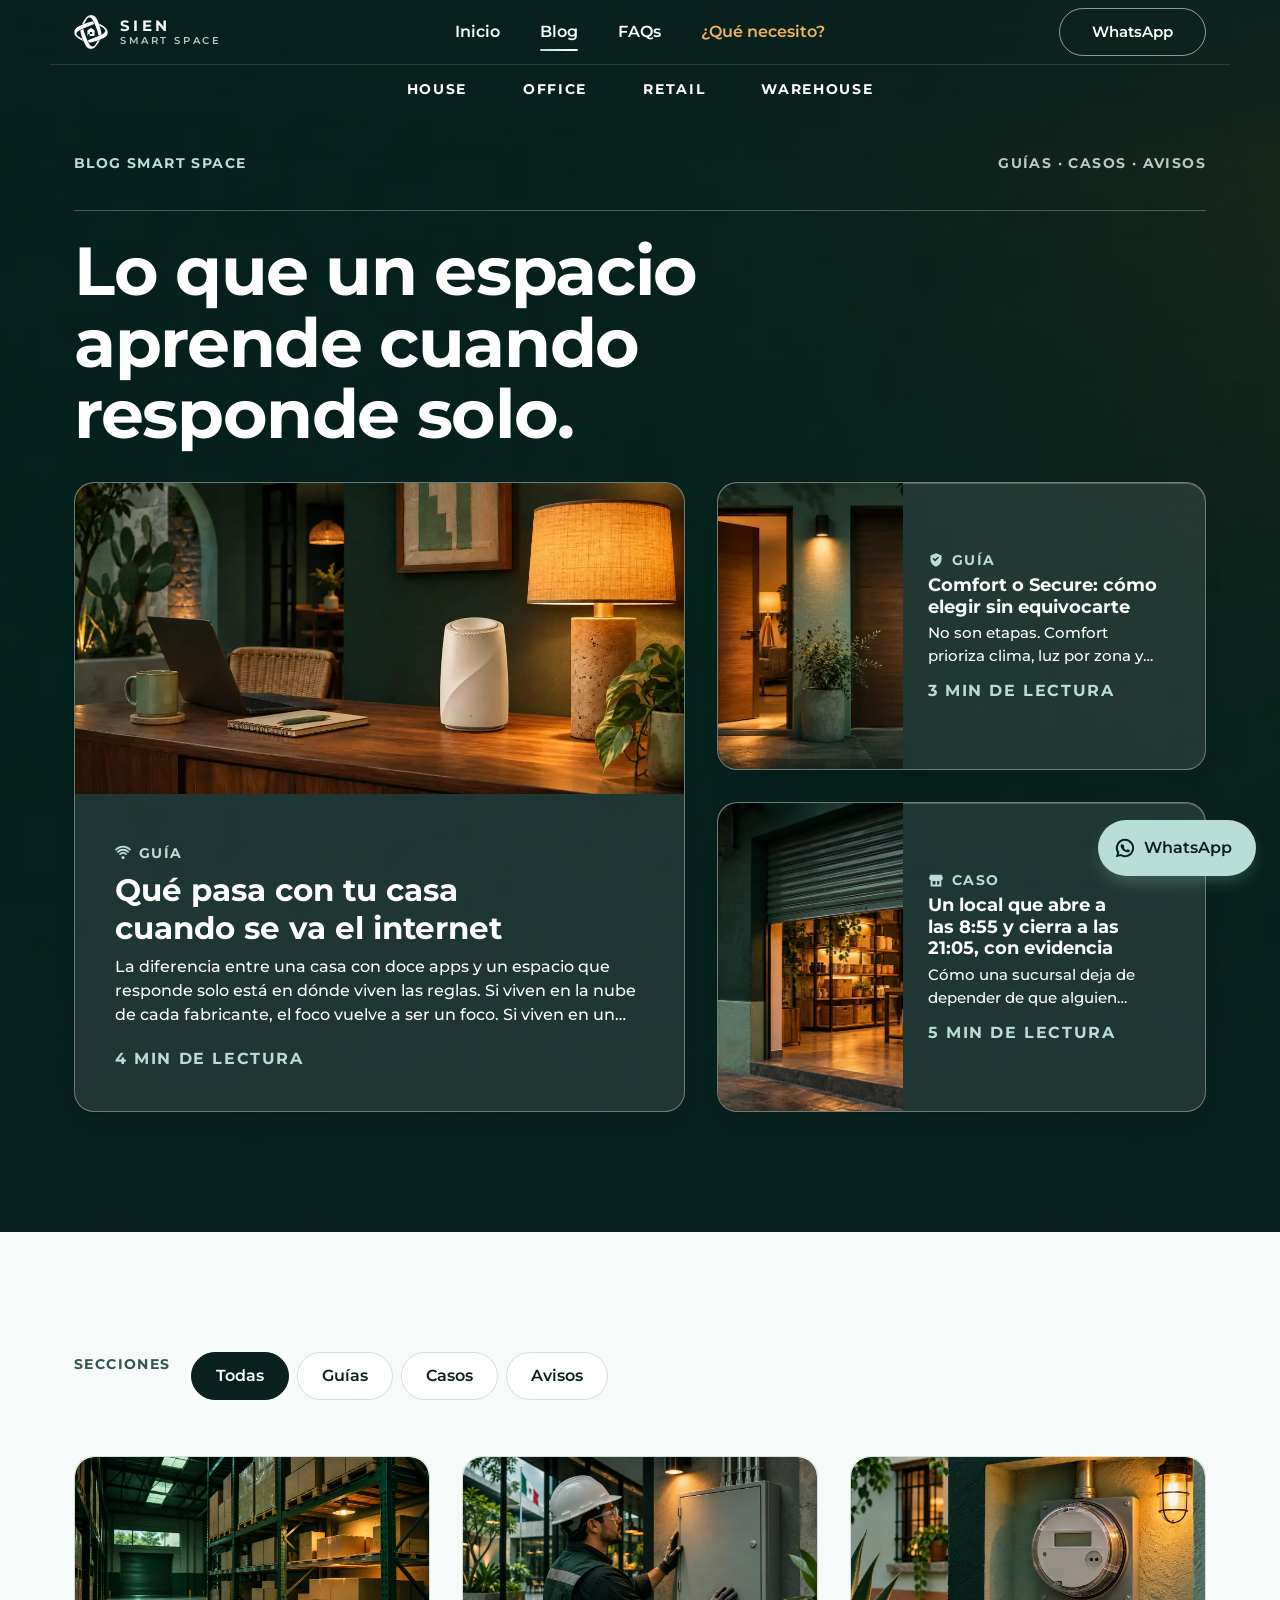
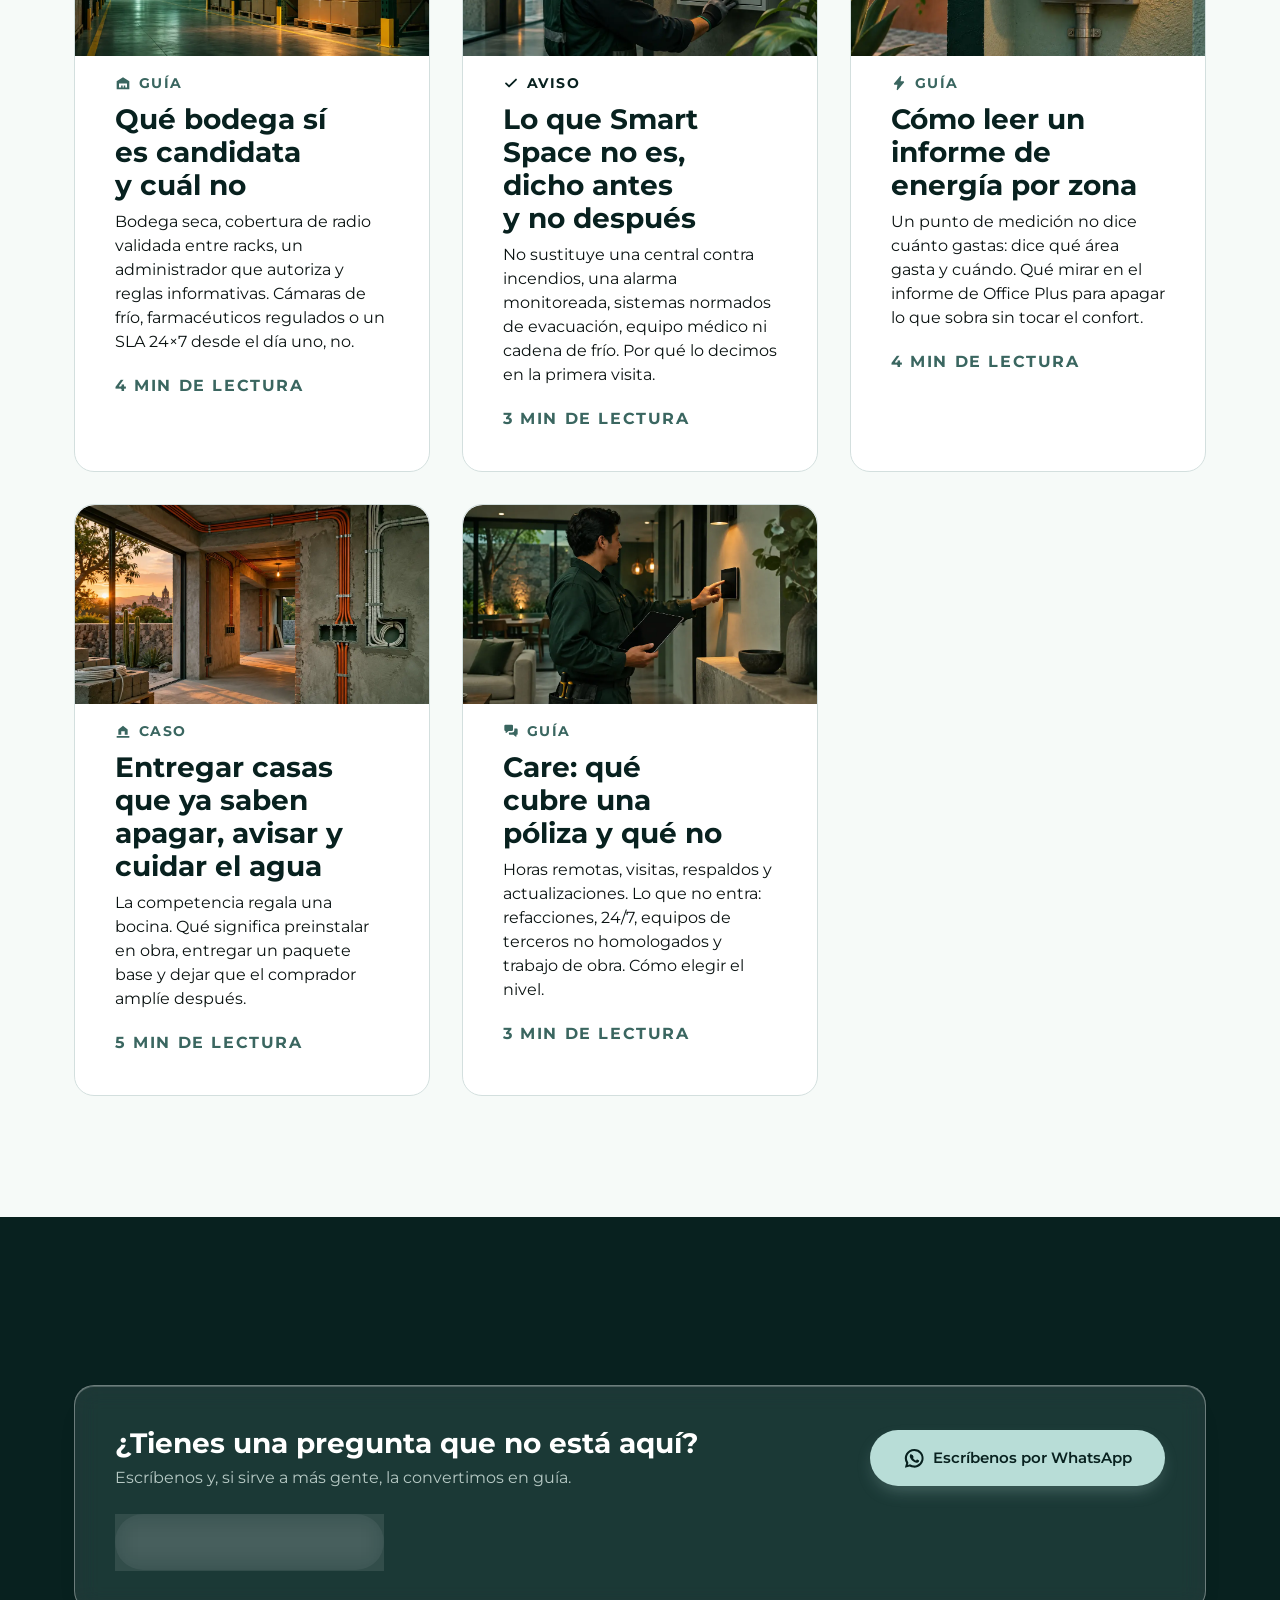
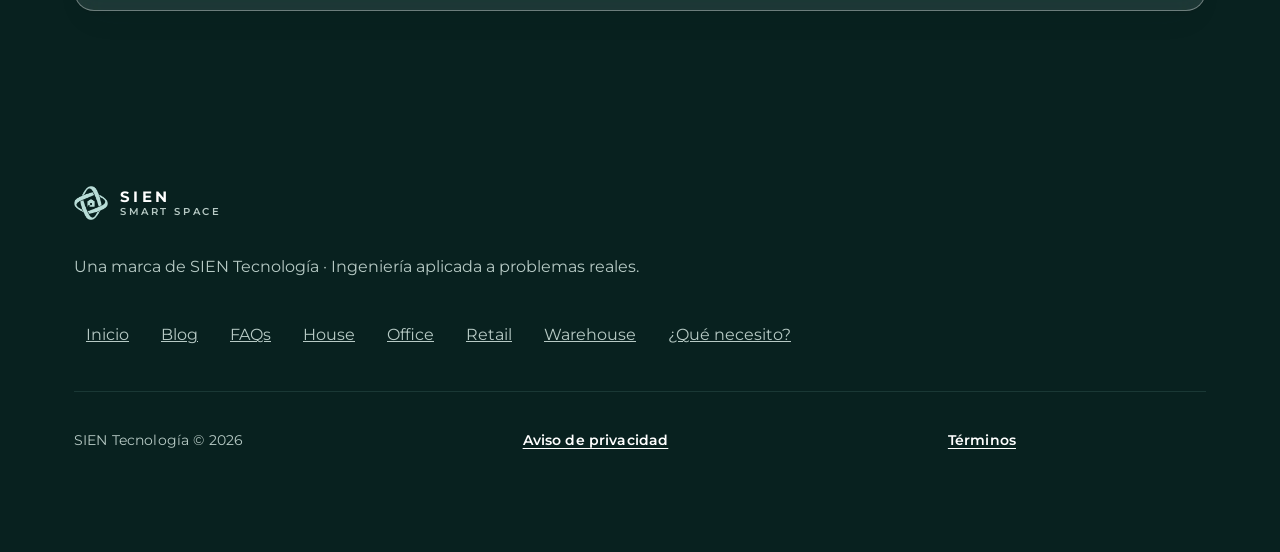
<file: blog.html>
<!DOCTYPE html>
<html lang="es">
<head>
<meta charset="UTF-8">
<meta name="viewport" content="width=device-width, initial-scale=1">
<meta http-equiv="Content-Security-Policy" content="default-src 'self'; script-src 'self' https://www.googletagmanager.com https://www.google-analytics.com https://connect.facebook.net; style-src 'self' 'unsafe-inline' https://fonts.googleapis.com; font-src 'self' https://fonts.gstatic.com; img-src 'self' data: https://www.google-analytics.com https://www.googletagmanager.com https://www.facebook.com; connect-src 'self' https://*.google-analytics.com https://*.analytics.google.com https://stats.g.doubleclick.net https://www.googletagmanager.com https://www.facebook.com; frame-src https://www.googletagmanager.com; object-src 'none'; base-uri 'self'; form-action 'self'; upgrade-insecure-requests">
<title>Blog Smart Space · Noticias y guías</title>
<meta name="description" content="Casos, guías y avisos sobre espacios que apagan, avisan, miden y abren sin que nadie esté pendiente.">
<meta name="robots" content="noindex">
<!-- SIEN Smart Space · sitio v2 · prototipo · noindex a propósito -->
<link rel="icon" href="assets/favicon.svg" type="image/svg+xml">
<link rel="icon" href="assets/favicon-32.png" sizes="32x32">
<link rel="apple-touch-icon" href="assets/favicon-180.png">


<link rel="preload" href="assets/fuentes/montserrat-latin.woff2" as="font" type="font/woff2" crossorigin>
<link rel="stylesheet" href="variables.css?v=20261106">
<link rel="stylesheet" href="sistema.css?v=20261106">
<link rel="stylesheet" href="sh.css?v=20261106">
<script src="interacciones.js?v=20261106" defer></script>
<script src="sh.js?v=20261106" defer></script>
<link rel="canonical" href="https://PENDIENTE-DOMINIO/blog">
<meta property="og:type" content="website">
<meta property="og:site_name" content="SIEN Smart Space">
<meta property="og:locale" content="es_MX">
<meta property="og:title" content="Blog Smart Space · Noticias y guías">
<meta property="og:description" content="Casos, guías y avisos sobre espacios que apagan, avisan, miden y abren sin que nadie esté pendiente.">
<meta property="og:image" content="assets/og-smart-space.jpg">
</head>
<body>
<a class="salto" href="#contenido">Saltar al contenido</a>
<svg xmlns="http://www.w3.org/2000/svg" width="0" height="0" style="position:absolute" aria-hidden="true" focusable="false"><defs>
<symbol id="i2-casa" viewBox="0 0 24 24"><path fill="currentColor" d="M12 2.6 2.8 10.4a1.2 1.2 0 0 0 .8 2.1H5v7.3A1.9 1.9 0 0 0 6.9 21.7h3.1v-5.2a2 2 0 0 1 4 0v5.2h3.1a1.9 1.9 0 0 0 1.9-1.9v-7.3h1.4a1.2 1.2 0 0 0 .8-2.1z"/></symbol>
<symbol id="i2-edificio" viewBox="0 0 24 24"><path fill="currentColor" fill-rule="evenodd" d="M4.5 21.5V4a1.6 1.6 0 0 1 1.6-1.6h7.8A1.6 1.6 0 0 1 15.5 4v4h3A1.5 1.5 0 0 1 20 9.5v12zM7.6 6v2.4h2.4V6zm0 4.6V13h2.4v-2.4zm4-4.6v2.4H14V6zm0 4.6V13H14v-2.4zM7.6 15.2v2.4h2.4v-2.4zm4 0v2.4H14v-2.4zm4.2-3.3v2.3h2.3v-2.3zm0 4v2.3h2.3v-2.3z"/></symbol>
<symbol id="i2-tienda" viewBox="0 0 24 24"><path fill="currentColor" fill-rule="evenodd" d="M3.2 4.2h17.6l1.3 4.3a3.3 3.3 0 0 1-2.1 3.9v8.1a1.3 1.3 0 0 1-1.3 1.3H5.3A1.3 1.3 0 0 1 4 20.5v-8.1a3.3 3.3 0 0 1-2.1-3.9zM7 13.5v5.3h4.2v-5.3zm6.6 0v5.3H17v-5.3z"/></symbol>
<symbol id="i2-bodega" viewBox="0 0 24 24"><path fill="currentColor" fill-rule="evenodd" d="M2.5 9.2 12 3.4l9.5 5.8v12.3H2.5zM6 12.6v6h3.2v-3h2.3v3h1.6v-3h2.3v3H18v-6z"/></symbol>
<symbol id="i2-obra" viewBox="0 0 24 24"><path fill="currentColor" d="M2.5 19.5h19v2.5h-19zM5 17.5V9.6l7-5.6 7 5.6v7.9h-4.4v-5H9.4v5z"/></symbol>
<symbol id="i2-sillon" viewBox="0 0 24 24"><path fill="currentColor" fill-rule="evenodd" d="M5.5 5.5h13a2.5 2.5 0 0 1 2.5 2.5v1.3a2.7 2.7 0 0 0-2.1 2.6V14H5.1v-2.1A2.7 2.7 0 0 0 3 9.3V8a2.5 2.5 0 0 1 2.5-2.5zM1.6 11.9a1.5 1.5 0 0 1 1.5-1.5h.4a1.5 1.5 0 0 1 1.5 1.5v3.3h14v-3.3a1.5 1.5 0 0 1 1.5-1.5h.4a1.5 1.5 0 0 1 1.5 1.5v5.4a1.6 1.6 0 0 1-1.6 1.6h-.4v1.3a1 1 0 0 1-2 0v-1.3H5.6v1.3a1 1 0 0 1-2 0v-1.3h-.4a1.6 1.6 0 0 1-1.6-1.6z"/></symbol>
<symbol id="i2-cama" viewBox="0 0 24 24"><path fill="currentColor" fill-rule="evenodd" d="M2.5 5.2a1.3 1.3 0 0 1 2.6 0v4.6h5.4V8.2a1.7 1.7 0 0 1 1.7-1.7h6.1a3.2 3.2 0 0 1 3.2 3.2v9.6a1.3 1.3 0 0 1-2.6 0v-2.1H5.1v2.1a1.3 1.3 0 0 1-2.6 0zM6 7.2a2 2 0 1 1 0 4 2 2 0 0 1 0-4z"/></symbol>
<symbol id="i2-silla" viewBox="0 0 24 24"><path fill="currentColor" d="M8 2.2h8a2 2 0 0 1 2 2v5.6a2 2 0 0 1-2 2H8a2 2 0 0 1-2-2V4.2a2 2 0 0 1 2-2zM4.6 12.6h14.8a1.4 1.4 0 0 1 0 2.8h-6v2.2h3.8a1.2 1.2 0 0 1 0 2.4h-3.8v1a1.4 1.4 0 0 1-2.8 0v-1H6.8a1.2 1.2 0 0 1 0-2.4h3.8v-2.2h-6a1.4 1.4 0 0 1 0-2.8z"/></symbol>
<symbol id="i2-cafetera" viewBox="0 0 24 24"><path fill="currentColor" fill-rule="evenodd" d="M3.6 8.4h12.2a1.2 1.2 0 0 1 1.2 1.2v.6h1.6a3.2 3.2 0 0 1 0 6.4h-1.9a6.2 6.2 0 0 1-5.9 4.2H8.4a6.2 6.2 0 0 1-6-6.4V9.6a1.2 1.2 0 0 1 1.2-1.2zm13.4 4.2v2h1.6a1 1 0 0 0 0-2z"/><path fill="none" stroke="currentColor" stroke-width="2.75" stroke-linecap="round" stroke-linejoin="round" d="M7.4 2.2c-1 1.2-1 2.3 0 3.5M10.9 2.2c-1 1.2-1 2.3 0 3.5M14.4 2.2c-1 1.2-1 2.3 0 3.5"/></symbol>
<symbol id="i2-horno" viewBox="0 0 24 24"><path fill="currentColor" fill-rule="evenodd" d="M3 4.5A1.5 1.5 0 0 1 4.5 3h15A1.5 1.5 0 0 1 21 4.5v15a1.5 1.5 0 0 1-1.5 1.5h-15A1.5 1.5 0 0 1 3 19.5zM6.2 5.6a1.2 1.2 0 1 0 0 2.4 1.2 1.2 0 0 0 0-2.4zm3.8 0a1.2 1.2 0 1 0 0 2.4 1.2 1.2 0 0 0 0-2.4zm3.8 0a1.2 1.2 0 1 0 0 2.4 1.2 1.2 0 0 0 0-2.4zM5.8 10.2v8h12.4v-8z"/></symbol>
<symbol id="i2-regadera" viewBox="0 0 24 24"><path fill="currentColor" d="M12 4.4a7 7 0 0 0-7 7v.4a1.3 1.3 0 0 0 1.3 1.3h11.4a1.3 1.3 0 0 0 1.3-1.3v-.4a7 7 0 0 0-7-7zm0-3a1.4 1.4 0 0 1 1.4 1.4v1.6h-2.8V2.8A1.4 1.4 0 0 1 12 1.4zM2.8 6.2a1.4 1.4 0 0 1 1.4-1.4h1.3a1.4 1.4 0 0 1 0 2.8H4.2a1.4 1.4 0 0 1-1.4-1.4zM7.2 15.6a1.5 1.5 0 0 1 3 0v3a1.5 1.5 0 0 1-3 0zm3.3 0a1.5 1.5 0 0 1 3 0v5.6a1.5 1.5 0 0 1-3 0zm3.3 0a1.5 1.5 0 0 1 3 0v3a1.5 1.5 0 0 1-3 0z"/></symbol>
<symbol id="i2-persiana" viewBox="0 0 24 24"><path fill="currentColor" d="M3 3.5A1.5 1.5 0 0 1 4.5 2h15A1.5 1.5 0 0 1 21 3.5V5H3zM3 6.6h18v2.6H3zm0 4.2h18v2.6H3zm0 4.2h18v2.6H3zm7.3 4.2h3.4v1.4a1.7 1.7 0 0 1-3.4 0z"/></symbol>
<symbol id="i2-mesa" viewBox="0 0 24 24"><path fill="currentColor" d="M2 6.6A1.6 1.6 0 0 1 3.6 5h16.8a1.6 1.6 0 0 1 0 3.2H19v10.3a1.5 1.5 0 0 1-3 0V14H8v4.5a1.5 1.5 0 0 1-3 0V8.2H3.6A1.6 1.6 0 0 1 2 6.6zM8 8.2V11h8V8.2z"/></symbol>
<symbol id="i2-luz" viewBox="0 0 24 24"><path fill="currentColor" d="M12 1.8a6.6 6.6 0 0 0-3.6 12.1c.5.4.8.9.8 1.5v.6h5.6v-.6c0-.6.3-1.1.8-1.5A6.6 6.6 0 0 0 12 1.8zM9.2 17.6h5.6v1.2a1.2 1.2 0 0 1-1.2 1.2H10.4a1.2 1.2 0 0 1-1.2-1.2zM10 21.4h4a2 2 0 0 1-4 0z"/></symbol>
<symbol id="i2-clima" viewBox="0 0 24 24"><path fill="currentColor" fill-rule="evenodd" d="M12 1.8A3.4 3.4 0 0 0 8.6 5.2v7.5a5.4 5.4 0 1 0 6.8 0V5.2A3.4 3.4 0 0 0 12 1.8zm0 2.6a.8.8 0 0 1 .8.8v8.9l.6.4a2.8 2.8 0 1 1-2.8 0l.6-.4V5.2a.8.8 0 0 1 .8-.8z"/></symbol>
<symbol id="i2-aire" viewBox="0 0 24 24"><path fill="none" stroke="currentColor" stroke-width="2.75" stroke-linecap="round" stroke-linejoin="round" d="M3 8.3h11.2a2.6 2.6 0 1 0-2.6-2.6M3 12.5h15.4a2.8 2.8 0 1 1-2.8 2.8M3 16.7h7.6a2.3 2.3 0 1 1-2.3 2.3"/></symbol>
<symbol id="i2-agua" viewBox="0 0 24 24"><path fill="currentColor" d="M12 1.9s7.4 7.6 7.4 13A7.4 7.4 0 0 1 4.6 14.9C4.6 9.5 12 1.9 12 1.9zm-3.2 12.6a1.1 1.1 0 0 0-2.2 0 5.5 5.5 0 0 0 3.6 5.1 1.1 1.1 0 1 0 .8-2 3.3 3.3 0 0 1-2.2-3.1z"/></symbol>
<symbol id="i2-energia" viewBox="0 0 24 24"><path fill="currentColor" d="M13.6 1.7a1 1 0 0 1 1.8.7l-1 7.1h4.3a1 1 0 0 1 .8 1.6L10.4 22.3a1 1 0 0 1-1.8-.7l1-7.1H5.3a1 1 0 0 1-.8-1.6z"/></symbol>
<symbol id="i2-enchufe" viewBox="0 0 24 24"><path fill="currentColor" fill-rule="evenodd" d="M8.1 2a1.3 1.3 0 0 1 1.3 1.3v3.9h5.2V3.3a1.3 1.3 0 0 1 2.6 0v3.9h1.4a1.2 1.2 0 0 1 1.2 1.2v2.4a7.8 7.8 0 0 1-6.5 7.7v2.2a1.3 1.3 0 0 1-2.6 0v-2.2a7.8 7.8 0 0 1-6.5-7.7V8.4a1.2 1.2 0 0 1 1.2-1.2h1.4V3.3A1.3 1.3 0 0 1 8.1 2z"/></symbol>
<symbol id="i2-acceso" viewBox="0 0 24 24"><path fill="currentColor" fill-rule="evenodd" d="M5 2.5h14a1.5 1.5 0 0 1 1.5 1.5v16a1.5 1.5 0 0 1-1.5 1.5H5A1.5 1.5 0 0 1 3.5 20V4A1.5 1.5 0 0 1 5 2.5zm9.6 8a1.6 1.6 0 1 0 0 3.2 1.6 1.6 0 0 0 0-3.2z"/></symbol>
<symbol id="i2-candado" viewBox="0 0 24 24"><path fill="currentColor" fill-rule="evenodd" d="M12 1.8a5.2 5.2 0 0 0-5.2 5.2v2.4H6.2A2.2 2.2 0 0 0 4 11.6v8.2A2.2 2.2 0 0 0 6.2 22h11.6a2.2 2.2 0 0 0 2.2-2.2v-8.2a2.2 2.2 0 0 0-2.2-2.2h-.6V7A5.2 5.2 0 0 0 12 1.8zm0 2.7A2.5 2.5 0 0 1 14.5 7v2.4h-5V7A2.5 2.5 0 0 1 12 4.5zm0 8.4a2 2 0 0 0-1 3.7v1.4a1 1 0 0 0 2 0v-1.4a2 2 0 0 0-1-3.7z"/></symbol>
<symbol id="i2-camara" viewBox="0 0 24 24"><path fill="currentColor" fill-rule="evenodd" d="M8.9 3.5a1.3 1.3 0 0 1 1-.5h4.2a1.3 1.3 0 0 1 1 .5l1.5 2h3.3a2 2 0 0 1 2 2v10.5a2 2 0 0 1-2 2H4.1a2 2 0 0 1-2-2V7.5a2 2 0 0 1 2-2h3.3zM12 8.3a4.3 4.3 0 1 0 0 8.6 4.3 4.3 0 0 0 0-8.6zm0 2.5a1.8 1.8 0 1 1 0 3.6 1.8 1.8 0 0 1 0-3.6z"/></symbol>
<symbol id="i2-timbre" viewBox="0 0 24 24"><path fill="currentColor" fill-rule="evenodd" d="M7.5 1.8h9a2.2 2.2 0 0 1 2.2 2.2v16a2.2 2.2 0 0 1-2.2 2.2h-9A2.2 2.2 0 0 1 5.3 20V4a2.2 2.2 0 0 1 2.2-2.2zM12 5a2.6 2.6 0 1 0 0 5.2A2.6 2.6 0 0 0 12 5zm0 8.6a2.4 2.4 0 1 0 0 4.8 2.4 2.4 0 0 0 0-4.8z"/></symbol>
<symbol id="i2-aviso" viewBox="0 0 24 24"><path fill="currentColor" d="M12 1.6a1.6 1.6 0 0 1 1.6 1.6v.6a6.4 6.4 0 0 1 4.8 6.2v4.6l1.7 2.4a1 1 0 0 1-.8 1.6H4.7a1 1 0 0 1-.8-1.6l1.7-2.4V10a6.4 6.4 0 0 1 4.8-6.2v-.6A1.6 1.6 0 0 1 12 1.6zM9.6 20h4.8a2.4 2.4 0 0 1-4.8 0z"/></symbol>
<symbol id="i2-mensaje" viewBox="0 0 24 24"><path fill="currentColor" d="M4.3 3h15.4A2.3 2.3 0 0 1 22 5.3v9.4a2.3 2.3 0 0 1-2.3 2.3h-7.3l-4.6 3.9a1 1 0 0 1-1.6-.8V17H4.3A2.3 2.3 0 0 1 2 14.7V5.3A2.3 2.3 0 0 1 4.3 3zm3 5.4a1.3 1.3 0 1 0 0 2.6 1.3 1.3 0 0 0 0-2.6zm4.7 0a1.3 1.3 0 1 0 0 2.6 1.3 1.3 0 0 0 0-2.6zm4.7 0a1.3 1.3 0 1 0 0 2.6 1.3 1.3 0 0 0 0-2.6z"/></symbol>
<symbol id="i2-conversa" viewBox="0 0 24 24"><path fill="currentColor" d="M3.8 2.5h9.4A1.8 1.8 0 0 1 15 4.3v6a1.8 1.8 0 0 1-1.8 1.8H8.4l-3.1 2.6a.9.9 0 0 1-1.5-.7v-1.9h0A1.8 1.8 0 0 1 2 10.3v-6a1.8 1.8 0 0 1 1.8-1.8zm13.2 5.7h3.2A1.8 1.8 0 0 1 22 10v6a1.8 1.8 0 0 1-1.8 1.8h0v1.9a.9.9 0 0 1-1.5.7l-3.1-2.6H10.6A1.8 1.8 0 0 1 8.8 16v-1.6h4.4a3.8 3.8 0 0 0 3.8-3.8z"/></symbol>
<symbol id="i2-persona" viewBox="0 0 24 24"><path fill="currentColor" d="M12 2.2a4.8 4.8 0 1 1 0 9.6 4.8 4.8 0 0 1 0-9.6zM3.5 20a8.5 8.5 0 0 1 17 0 1.5 1.5 0 0 1-1.5 1.5H5A1.5 1.5 0 0 1 3.5 20z"/></symbol>
<symbol id="i2-grupo" viewBox="0 0 24 24"><path fill="currentColor" d="M8.6 3.2a4 4 0 1 1 0 8 4 4 0 0 1 0-8zm7.6 1.2a3.3 3.3 0 1 1 0 6.6 3.3 3.3 0 0 1 0-6.6zM1.6 19.2a7 7 0 0 1 14 0 1.3 1.3 0 0 1-1.3 1.3H2.9a1.3 1.3 0 0 1-1.3-1.3zm15.2 1.3a8.9 8.9 0 0 0-2-6.3 5.6 5.6 0 0 1 7.6 5.2 1.1 1.1 0 0 1-1.1 1.1z"/></symbol>
<symbol id="i2-presencia" viewBox="0 0 24 24"><path fill="currentColor" d="M9 2.6a4.3 4.3 0 1 1 0 8.6 4.3 4.3 0 0 1 0-8.6zM1.5 20a7.5 7.5 0 0 1 15 0 1.4 1.4 0 0 1-1.4 1.4H2.9A1.4 1.4 0 0 1 1.5 20z"/><path fill="none" stroke="currentColor" stroke-width="2.75" stroke-linecap="round" stroke-linejoin="round" d="M17.2 4.3a4.8 4.8 0 0 1 0 6.4M19.9 2.1a8.2 8.2 0 0 1 0 10.8"/></symbol>
<symbol id="i2-voz" viewBox="0 0 24 24"><path fill="currentColor" d="M12 1.8a3.8 3.8 0 0 1 3.8 3.8v5.2a3.8 3.8 0 0 1-7.6 0V5.6A3.8 3.8 0 0 1 12 1.8z"/><path fill="none" stroke="currentColor" stroke-width="2.75" stroke-linecap="round" stroke-linejoin="round" d="M5.6 10.6a6.4 6.4 0 0 0 12.8 0M12 17v4m-3.6 0h7.2"/></symbol>
<symbol id="i2-encendido" viewBox="0 0 24 24"><path fill="none" stroke="currentColor" stroke-width="2.75" stroke-linecap="round" stroke-linejoin="round" d="M12 3.2v8.2M6.9 6.4a7.6 7.6 0 1 0 10.2 0"/></symbol>
<symbol id="i2-luna" viewBox="0 0 24 24"><path fill="currentColor" d="M13.6 2.2a1 1 0 0 1 1.1 1.4 7.4 7.4 0 0 0 7.1 10.6 1 1 0 0 1 .9 1.5A9.8 9.8 0 1 1 13.6 2.2z"/></symbol>
<symbol id="i2-sol" viewBox="0 0 24 24"><path fill="currentColor" d="M12 6.8a5.2 5.2 0 1 1 0 10.4 5.2 5.2 0 0 1 0-10.4z"/><path fill="none" stroke="currentColor" stroke-width="2.75" stroke-linecap="round" stroke-linejoin="round" d="M12 1.8v2.3M12 19.9v2.3M1.8 12h2.3M19.9 12h2.3M4.8 4.8l1.6 1.6M17.6 17.6l1.6 1.6M4.8 19.2l1.6-1.6M17.6 6.4l1.6-1.6"/></symbol>
<symbol id="i2-reloj" viewBox="0 0 24 24"><path fill="currentColor" fill-rule="evenodd" d="M12 1.8a10.2 10.2 0 1 1 0 20.4 10.2 10.2 0 0 1 0-20.4zm0 4.4a1.2 1.2 0 0 0-1.2 1.2v5.1a1.2 1.2 0 0 0 .5 1l3.4 2.4a1.2 1.2 0 0 0 1.4-2l-2.9-2V7.4A1.2 1.2 0 0 0 12 6.2z"/></symbol>
<symbol id="i2-grafica" viewBox="0 0 24 24"><path fill="currentColor" d="M3 3.2a1.3 1.3 0 0 1 2.6 0v15.2h15.2a1.3 1.3 0 0 1 0 2.6H4.3A1.3 1.3 0 0 1 3 19.7zM7.4 12.3a1.5 1.5 0 0 1 3 0v3.4a1.5 1.5 0 0 1-3 0zm4.6-4a1.5 1.5 0 0 1 3 0v7.4a1.5 1.5 0 0 1-3 0zm4.6 2.4a1.5 1.5 0 0 1 3 0v5a1.5 1.5 0 0 1-3 0z"/></symbol>
<symbol id="i2-chip" viewBox="0 0 24 24"><path fill="currentColor" fill-rule="evenodd" d="M8.4 1.8a1.1 1.1 0 0 1 1.1 1.1v1.5h1.4V2.9a1.1 1.1 0 0 1 2.2 0v1.5h1.4V2.9a1.1 1.1 0 0 1 2.2 0v1.5a2.6 2.6 0 0 1 2.6 2.6h1.5a1.1 1.1 0 0 1 0 2.2h-1.5v1.4h1.5a1.1 1.1 0 0 1 0 2.2h-1.5v1.4h1.5a1.1 1.1 0 0 1 0 2.2h-1.5a2.6 2.6 0 0 1-2.6 2.6v1.5a1.1 1.1 0 0 1-2.2 0v-1.5h-1.4v1.5a1.1 1.1 0 0 1-2.2 0v-1.5H9.5v1.5a1.1 1.1 0 0 1-2.2 0v-1.5a2.6 2.6 0 0 1-2.6-2.6H3.2a1.1 1.1 0 0 1 0-2.2h1.5v-1.4H3.2a1.1 1.1 0 0 1 0-2.2h1.5V9.2H3.2a1.1 1.1 0 0 1 0-2.2h1.5a2.6 2.6 0 0 1 2.6-2.6V2.9a1.1 1.1 0 0 1 1.1-1.1zM9 9v6h6V9z"/></symbol>
<symbol id="i2-senal" viewBox="0 0 24 24"><path fill="currentColor" d="M12 16.6a2.3 2.3 0 1 1 0 4.6 2.3 2.3 0 0 1 0-4.6z"/><path fill="none" stroke="currentColor" stroke-width="2.75" stroke-linecap="round" stroke-linejoin="round" d="M7.6 13.6a6.2 6.2 0 0 1 8.8 0M4.3 10.3a10.9 10.9 0 0 1 15.4 0M1.6 6.8a14.7 14.7 0 0 1 20.8 0"/></symbol>
<symbol id="i2-escudo" viewBox="0 0 24 24"><path fill="currentColor" fill-rule="evenodd" d="M12 1.7l8.3 3.4v5.9c0 5.2-3.5 9.6-8.3 11.3C7.2 20.6 3.7 16.2 3.7 11V5.1zm3.9 7.4a1.2 1.2 0 0 0-1.7-1.7l-3.5 3.5-1.5-1.5a1.2 1.2 0 0 0-1.7 1.7l2.4 2.4a1.2 1.2 0 0 0 1.7 0z"/></symbol>
<symbol id="i2-herramienta" viewBox="0 0 24 24"><path fill="currentColor" d="M15.4 2.3a6 6 0 0 0-6.2 8.1l-6.6 6.6a2.4 2.4 0 0 0 3.4 3.4l6.6-6.6a6 6 0 0 0 8.1-6.2 1 1 0 0 0-1.7-.5l-2.6 2.6-2.5-.7-.7-2.5 2.6-2.6a1 1 0 0 0-.4-1.6z"/></symbol>
<symbol id="i2-libro" viewBox="0 0 24 24"><path fill="currentColor" d="M2.8 4.2A1.2 1.2 0 0 1 4 3h4.3a4.6 4.6 0 0 1 3.7 1.9A4.6 4.6 0 0 1 15.7 3H20a1.2 1.2 0 0 1 1.2 1.2v13.6A1.2 1.2 0 0 1 20 19h-4.3a3.4 3.4 0 0 0-2.7 1.3 1.3 1.3 0 0 1-2 0A3.4 3.4 0 0 0 8.3 19H4a1.2 1.2 0 0 1-1.2-1.2z"/></symbol>
<symbol id="i2-mas" viewBox="0 0 24 24"><path fill="none" stroke="currentColor" stroke-width="2.75" stroke-linecap="round" stroke-linejoin="round" d="M12 5v14M5 12h14"/></symbol>
<symbol id="i2-tinaco" viewBox="0 0 24 24"><path fill="currentColor" fill-rule="evenodd" d="M4 4.2A2.2 2.2 0 0 1 6.2 2h11.6A2.2 2.2 0 0 1 20 4.2v15.6a2.2 2.2 0 0 1-2.2 2.2H6.2A2.2 2.2 0 0 1 4 19.8zM6.8 11.6v7.2h10.4v-7.2c-1.7 1.3-3.5 1.3-5.2 0-1.7 1.3-3.5 1.3-5.2 0z"/></symbol>
<symbol id="i2-flecha" viewBox="0 0 24 24"><path fill="none" stroke="currentColor" stroke-width="2.75" stroke-linecap="round" stroke-linejoin="round" d="M5 19 19 5M8.6 5H19v10.4"/></symbol>
<symbol id="i2-check" viewBox="0 0 24 24"><path fill="none" stroke="currentColor" stroke-width="2.75" stroke-linecap="round" stroke-linejoin="round" d="m4.5 12.6 4.6 4.6L19.5 6.8"/></symbol>
<symbol id="i2-whatsapp" viewBox="0 0 24 24"><path fill="currentColor" fill-rule="evenodd" d="M12 2a10 10 0 0 0-8.6 15.1L2 22l5-1.3A10 10 0 1 0 12 2zm0 2.2a7.8 7.8 0 1 1-4 14.5l-.3-.2-2.6.7.7-2.5-.2-.3A7.8 7.8 0 0 1 12 4.2z"/><path fill="currentColor" transform="translate(12.2 12.2) scale(.85) translate(-13.05 -13.04)" d="M8.9 7.6c-.2 0-.5 0-.7.3-.3.3-1 1-1 2.4s1 2.8 1.2 3c.1.2 2 3.2 5 4.4 2.4 1 2.9.8 3.4.7.5 0 1.7-.7 1.9-1.4.2-.7.2-1.2.2-1.4l-.5-.3-1.8-.9c-.3-.1-.4-.1-.6.1l-.8 1c-.2.2-.3.2-.6.1a6.4 6.4 0 0 1-3.2-2.8c-.2-.4.2-.4.6-1.2.1-.2 0-.4 0-.5l-.9-2c-.2-.5-.4-.5-.6-.5h-.6z"/></symbol>
</defs></svg>
<header class="cabecera sh-cabecera-2" data-cabecera data-superficie="heroe">
  <div class="wrap cabecera__fila">
    <a class="sh-marca" href="index.html" aria-label="SIEN Smart Space — inicio">
      <img class="sh-iso-oscuro" src="assets/iso-blanco.png" alt="" width="34" height="34">
      <img class="sh-iso-claro" src="assets/iso-deep.png" alt="" width="34" height="34">
      <span><b>SIEN</b><small>Smart Space</small></span>
    </a>
    <nav class="cabecera__nav" aria-label="Sitio">
      <a href="index.html">Inicio</a>
      <a href="blog.html" aria-current="page">Blog</a>
      <a href="faqs.html">FAQs</a>
      <a class="sh-nav-quiz" href="que-necesito.html" data-quiz-abrir data-origen="menu">¿Qué necesito?</a>
    </nav>
    <div class="cabecera__lado">
      <a class="btn cabecera__cta" href="https://wa.me/525664564795?text=Hola%20SIEN%2C%20quiero%20saber%20si%20Smart%20Space%20aplica%20para%20mi%20%5Bcasa%20/%20oficina%20/%20local%20/%20bodega%5D%20en%20%5Bciudad%5D." target="_blank" rel="noopener noreferrer" data-wa data-origen="menu">WhatsApp</a>
      <button type="button" class="cabecera__menu" data-menu-boton aria-expanded="false" aria-controls="panel-movil" aria-label="Abrir menú"><i></i><i></i><i></i></button>
    </div>
  </div>
  <div class="wrap sh-lineas" aria-label="Líneas Smart Space">
    <nav class="cabecera__nav sh-lineas__nav" aria-label="Líneas">
      <a href="house.html">House</a>
      <a href="office.html">Office</a>
      <a href="retail.html">Retail</a>
      <a href="warehouse.html">Warehouse</a>
    </nav>
  </div>
  <div class="cabecera__panel" id="panel-movil" data-menu-panel hidden>
    <span class="sh-marca" aria-hidden="true"><img src="assets/iso-blanco.png" alt="" width="34" height="34"><span><b>SIEN</b><small>Smart Space</small></span></span>
    <nav aria-label="Sitio">
      <a href="index.html">Inicio</a>
      <a href="blog.html" aria-current="page">Blog</a>
      <a href="faqs.html">FAQs</a>
      <a class="sh-nav-quiz" href="que-necesito.html" data-quiz-abrir data-origen="menu">¿Qué necesito?</a>
    </nav>
    <span class="sh-panel-rotulo">Líneas Smart Space</span>
    <nav aria-label="Líneas">
      <a href="house.html">House</a>
      <a href="office.html">Office</a>
      <a href="retail.html">Retail</a>
      <a href="warehouse.html">Warehouse</a>
    </nav>
    <a class="btn btn-cta" href="https://wa.me/525664564795?text=Hola%20SIEN%2C%20quiero%20saber%20si%20Smart%20Space%20aplica%20para%20mi%20%5Bcasa%20/%20oficina%20/%20local%20/%20bodega%5D%20en%20%5Bciudad%5D." target="_blank" rel="noopener noreferrer" data-wa data-origen="menu">Escríbenos por WhatsApp</a>
  </div>
</header>

<main id="contenido">

<!-- CABECERA DE PERIÓDICO -->
<section class="acto acto--tinta sh-sec-vidrio sh-diario" id="portada" data-fondo="tinta" data-halo data-seccion="portada" aria-labelledby="t-blog">
  <div class="sh-foto sh-foto--suave sh-foto--textura" aria-hidden="true">
    <picture>
      <source media="(max-width:700px)" srcset="assets/blog-portada-b-m.webp">
      <img src="assets/blog-portada-b.webp" alt="" width="1920" height="1080" loading="lazy" decoding="async">
    </picture>
  </div>
  <div class="wrap">
    <div class="sh-diario__cab sh-entra sh-entra--abajo" style="--e:0ms">
      <span class="rotulo rotulo--heroe">Blog Smart Space</span>
      <span class="sh-diario__edicion">Guías · Casos · Avisos</span>
    </div>
    <h1 class="t-h1 sh-entra sh-entra--izq" style="--e:120ms">Lo que un espacio aprende cuando responde solo.</h1>
    <h2 class="sr-solo">Notas destacadas</h2>
      <div class="sh-diario__portada">
      <article class="sh-nota sh-nota--grande" data-reveal="fade-up" data-reveal-delay="360"><a href="#" data-nota="qu-pasa-con-tu-casa-cuando-se-va-el-inte"><img class="sh-nota__img" src="assets/blog-nota-01.webp" alt="" width="1200" height="675" loading="lazy" decoding="async"><span class="sh-nota__cat sh-nota__cat--guia"><svg class="sh-ico"><use href="#i2-senal"/></svg>Guía</span><h3>Qué pasa con tu casa cuando se va el internet</h3><p>La diferencia entre una casa con doce apps y un espacio que responde solo está en dónde viven las reglas. Si viven en la nube de cada fabricante, el foco vuelve a ser un foco. Si viven en un controlador dentro de tu casa, todo sigue funcionando.</p><small>4 min de lectura</small></a></article>
      <div class="sh-diario__lado">
        <article class="sh-nota" data-reveal="fade-up" data-reveal-delay="480"><a href="#" data-nota="comfort-o-secure-c-mo-elegir-sin-equivoc"><img class="sh-nota__img" src="assets/blog-nota-02.webp" alt="" width="1200" height="675" loading="lazy" decoding="async"><span class="sh-nota__cat sh-nota__cat--guia"><svg class="sh-ico"><use href="#i2-escudo"/></svg>Guía</span><h3>Comfort o Secure: cómo elegir sin equivocarte</h3><p>No son etapas. Comfort prioriza clima, luz por zona y escenas; Secure prioriza accesos, cámaras con grabación local y evidencia. Eliges según lo que quieres resolver hoy; después se crece sobre el mismo sistema.</p><small>3 min de lectura</small></a></article>
        <article class="sh-nota" data-reveal="fade-up" data-reveal-delay="600"><a href="#" data-nota="un-local-que-abre-a-las-8-55-y-cierra-a-"><img class="sh-nota__img" src="assets/blog-nota-03.webp" alt="" width="1200" height="675" loading="lazy" decoding="async"><span class="sh-nota__cat sh-nota__cat--caso"><svg class="sh-ico"><use href="#i2-tienda"/></svg>Caso</span><h3>Un local que abre a las 8:55 y cierra a las 21:05, con evidencia</h3><p>Cómo una sucursal deja de depender de que alguien reporte la hora de apertura, y qué cambia cuando luces y cargas se apagan solas al cierre.</p><small>5 min de lectura</small></a></article>
      </div>
    </div>
  </div>
</section>

<!-- SECCIONES DEL DIARIO -->
<section class="acto sec-luz" id="notas" data-halo data-seccion="notas" aria-labelledby="t-notas">
  <div class="wrap">
    <div class="sh-diario__filtros" role="group" aria-label="Secciones">
      <span class="rotulo" id="t-notas">Secciones</span>
      <button type="button" class="sh-filtro" data-filtro="todas" aria-pressed="true">Todas</button>
      <button type="button" class="sh-filtro" data-filtro="guia" aria-pressed="false">Guías</button>
      <button type="button" class="sh-filtro" data-filtro="caso" aria-pressed="false">Casos</button>
      <button type="button" class="sh-filtro" data-filtro="aviso" aria-pressed="false">Avisos</button>
    </div>
    <div class="sh-diario__rejilla" data-reveal-stagger="70">
      <article class="sh-nota sh-nota--clara" data-cat="guia" data-reveal="fade-up"><a href="#" data-nota="qu-bodega-s-es-candidata-y-cu-l-no"><img class="sh-nota__img" src="assets/blog-nota-04.webp" alt="" width="1200" height="675" loading="lazy" decoding="async"><span class="sh-nota__cat sh-nota__cat--guia"><svg class="sh-ico"><use href="#i2-bodega"/></svg>Guía</span><h3>Qué bodega sí es candidata y cuál no</h3><p>Bodega seca, cobertura de radio validada entre racks, un administrador que autoriza y reglas informativas. Cámaras de frío, farmacéuticos regulados o un SLA 24×7 desde el día uno, no.</p><small>4 min de lectura</small></a></article><article class="sh-nota sh-nota--clara" data-cat="aviso" data-reveal="fade-up"><a href="#" data-nota="lo-que-smart-space-no-es-dicho-antes-y-n"><img class="sh-nota__img" src="assets/blog-nota-05.webp" alt="" width="1200" height="675" loading="lazy" decoding="async"><span class="sh-nota__cat sh-nota__cat--aviso"><svg class="sh-ico"><use href="#i2-check"/></svg>Aviso</span><h3>Lo que Smart Space no es, dicho antes y no después</h3><p>No sustituye una central contra incendios, una alarma monitoreada, sistemas normados de evacuación, equipo médico ni cadena de frío. Por qué lo decimos en la primera visita.</p><small>3 min de lectura</small></a></article><article class="sh-nota sh-nota--clara" data-cat="guia" data-reveal="fade-up"><a href="#" data-nota="c-mo-leer-un-informe-de-energ-a-por-zona"><img class="sh-nota__img" src="assets/blog-nota-06.webp" alt="" width="1200" height="675" loading="lazy" decoding="async"><span class="sh-nota__cat sh-nota__cat--guia"><svg class="sh-ico"><use href="#i2-energia"/></svg>Guía</span><h3>Cómo leer un informe de energía por zona</h3><p>Un punto de medición no dice cuánto gastas: dice qué área gasta y cuándo. Qué mirar en el informe de Office Plus para apagar lo que sobra sin tocar el confort.</p><small>4 min de lectura</small></a></article><article class="sh-nota sh-nota--clara" data-cat="caso" data-reveal="fade-up"><a href="#" data-nota="entregar-casas-que-ya-saben-apagar-avisa"><img class="sh-nota__img" src="assets/blog-nota-07.webp" alt="" width="1200" height="675" loading="lazy" decoding="async"><span class="sh-nota__cat sh-nota__cat--caso"><svg class="sh-ico"><use href="#i2-obra"/></svg>Caso</span><h3>Entregar casas que ya saben apagar, avisar y cuidar el agua</h3><p>La competencia regala una bocina. Qué significa preinstalar en obra, entregar un paquete base y dejar que el comprador amplíe después.</p><small>5 min de lectura</small></a></article><article class="sh-nota sh-nota--clara" data-cat="guia" data-reveal="fade-up"><a href="#" data-nota="care-qu-cubre-una-p-liza-y-qu-no"><img class="sh-nota__img" src="assets/blog-nota-08.webp" alt="" width="1200" height="675" loading="lazy" decoding="async"><span class="sh-nota__cat sh-nota__cat--guia"><svg class="sh-ico"><use href="#i2-conversa"/></svg>Guía</span><h3>Care: qué cubre una póliza y qué no</h3><p>Horas remotas, visitas, respaldos y actualizaciones. Lo que no entra: refacciones, 24/7, equipos de terceros no homologados y trabajo de obra. Cómo elegir el nivel.</p><small>3 min de lectura</small></a></article>
    </div>
  </div>
</section>

<!-- BANDA -->
<section class="acto acto--tinta" id="suscribe" data-fondo="tinta" data-seccion="suscribe" aria-label="Recibe las guías">
  <div class="wrap">
    <div class="sh-banda sh-banda--vidrio" data-reveal="fade-up">
      <div><b>¿Tienes una pregunta que no está aquí?</b><p>Escríbenos y, si sirve a más gente, la convertimos en guía.</p></div>
      <a class="btn btn-cta" href="https://wa.me/525664564795?text=Hola%20SIEN%2C%20tengo%20una%20pregunta%20sobre%20Smart%20Space%3A%20%5Bpregunta%5D." target="_blank" rel="noopener noreferrer" data-wa data-origen="blog"><svg class="sh-ico"><use href="#i2-whatsapp"/></svg>Escríbenos por WhatsApp</a>
      <a class="btn sh-btn-glass" href="que-necesito.html" data-quiz-abrir data-origen="banda">¿Qué necesita mi espacio?</a>
    </div>
  </div>
</section>
</main>
<footer class="colofon">
  <div class="wrap">
    <div class="colofon__rejilla">
      <div class="colofon__marca">
        <span class="sh-marca"><img src="assets/iso-mint.png" alt="" width="34" height="34"><span><b>SIEN</b><small>Smart Space</small></span></span>
        <span class="colofon__seña">Una marca de SIEN Tecnología · Ingeniería aplicada a problemas reales.</span>
      </div>
      <nav class="colofon__redes" aria-label="Secciones">
        <a href="index.html" style="width:auto;padding-inline:var(--s-3)">Inicio</a>
      <a href="blog.html" style="width:auto;padding-inline:var(--s-3)">Blog</a>
      <a href="faqs.html" style="width:auto;padding-inline:var(--s-3)">FAQs</a>
      <a href="house.html" style="width:auto;padding-inline:var(--s-3)">House</a>
      <a href="office.html" style="width:auto;padding-inline:var(--s-3)">Office</a>
      <a href="retail.html" style="width:auto;padding-inline:var(--s-3)">Retail</a>
      <a href="warehouse.html" style="width:auto;padding-inline:var(--s-3)">Warehouse</a>
      <a href="que-necesito.html" style="width:auto;padding-inline:var(--s-3)">¿Qué necesito?</a>
      </nav>
    </div>
    <div class="colofon__legal">
      <span>SIEN Tecnología © 2026</span>
      <a href="aviso-de-privacidad.html">Aviso de privacidad</a>
      <a href="terminos.html">Términos</a>
    </div>
  </div>
</footer>
<a class="sh-wa" href="https://wa.me/525664564795?text=Hola%20SIEN%2C%20quiero%20saber%20si%20Smart%20Space%20aplica%20para%20mi%20%5Bcasa%20/%20oficina%20/%20local%20/%20bodega%5D%20en%20%5Bciudad%5D." target="_blank" rel="noopener noreferrer" data-wa-flotante aria-label="Escríbenos por WhatsApp"><svg class="sh-ico"><use href="#i2-whatsapp"/></svg><span>WhatsApp</span></a>
</body>
</html>
</file>
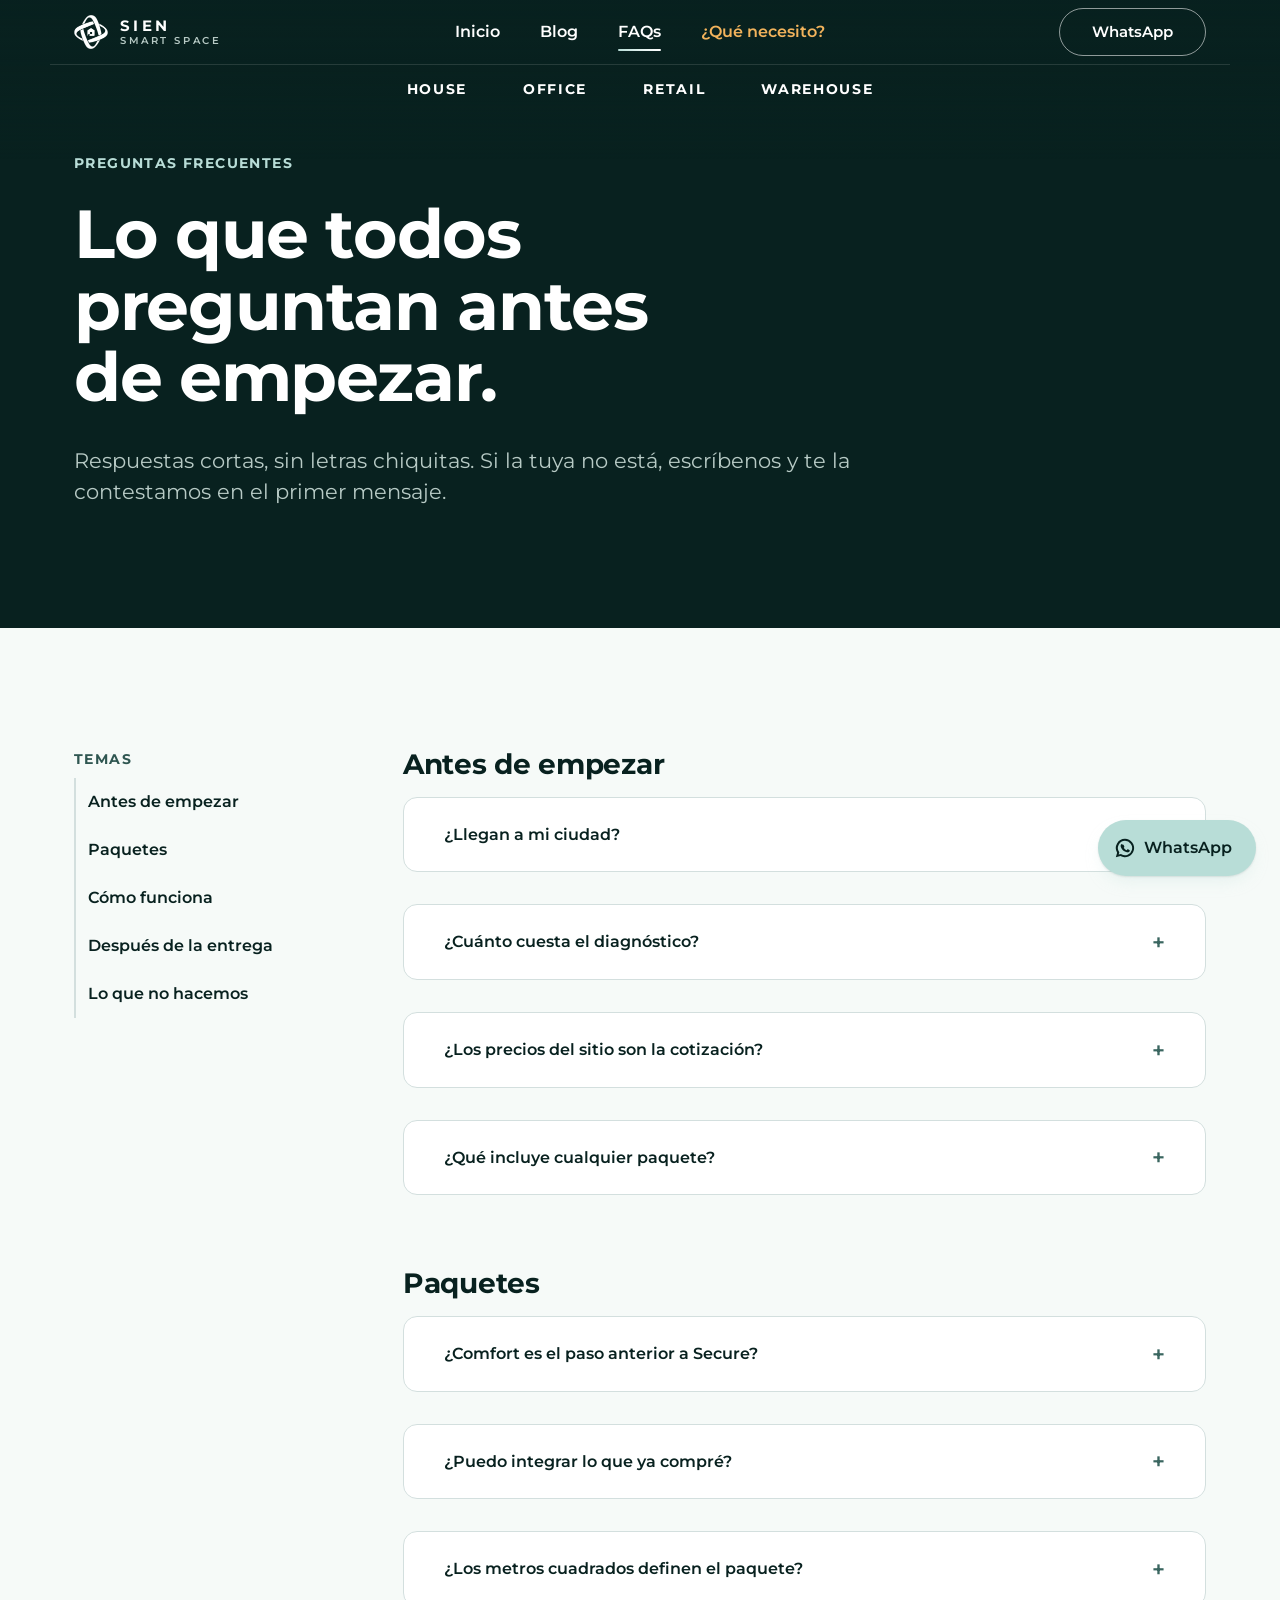
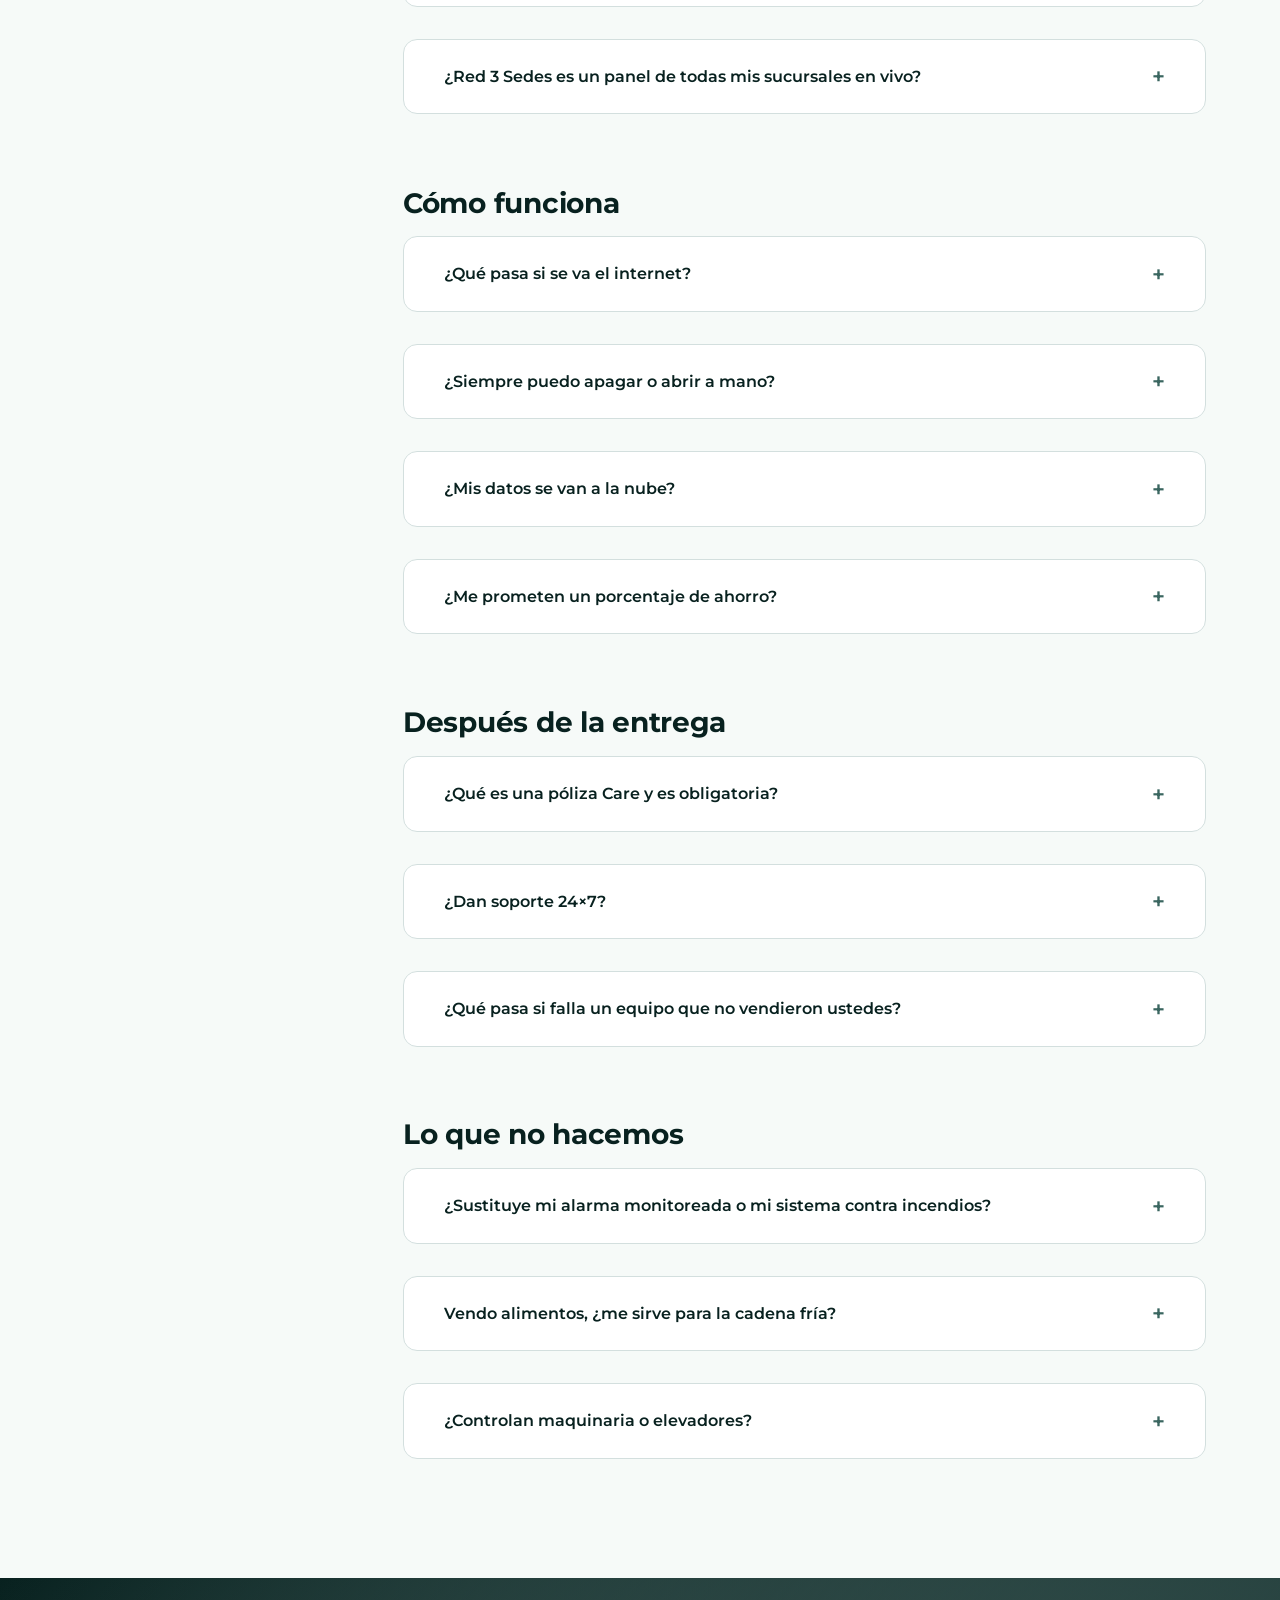
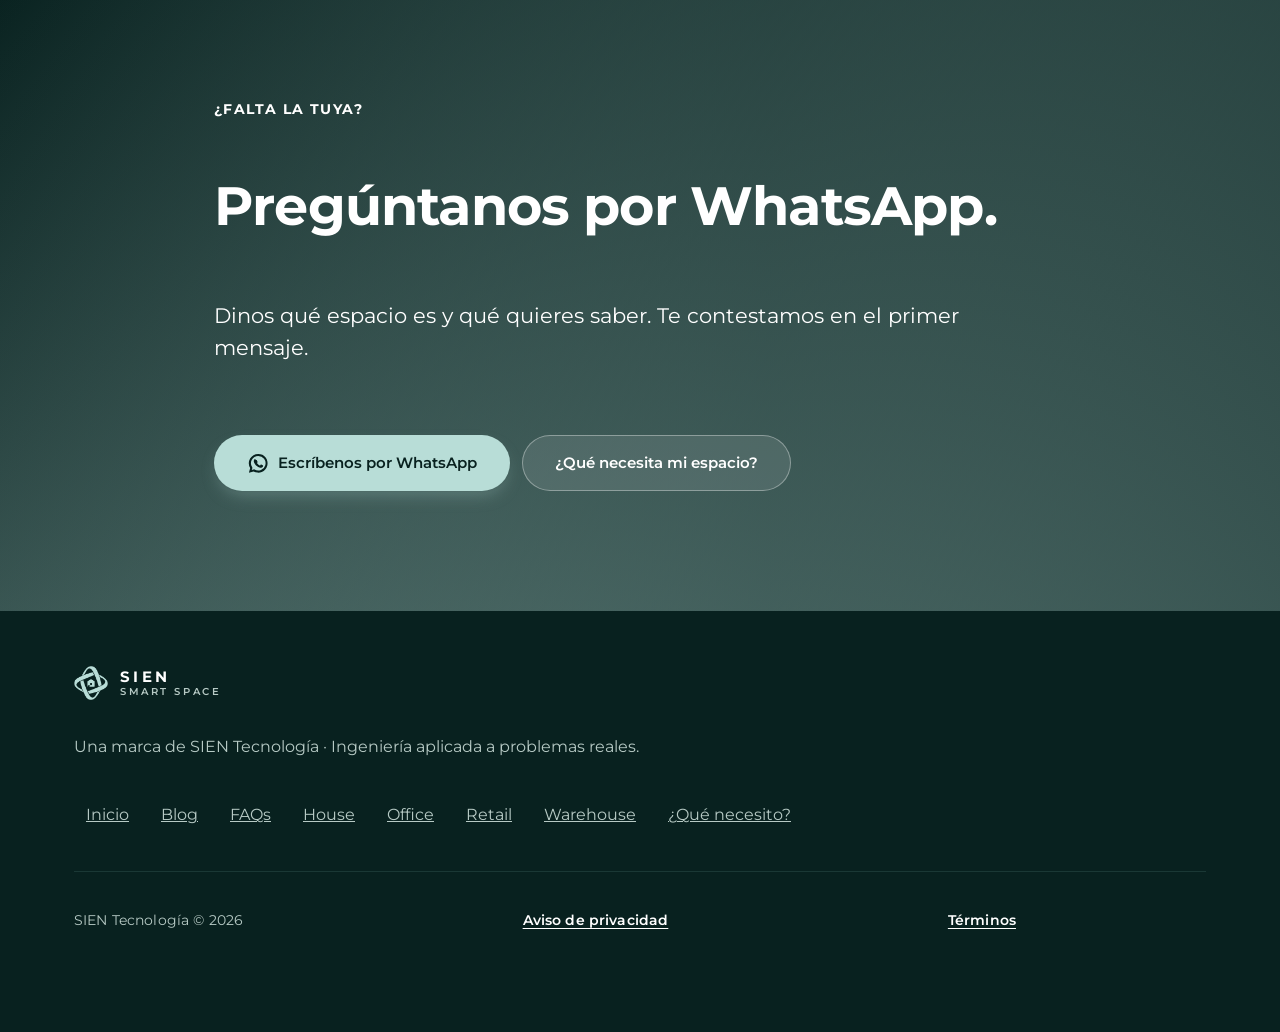
<file: faqs.html>
<!DOCTYPE html>
<html lang="es">
<head>
<meta charset="UTF-8">
<meta name="viewport" content="width=device-width, initial-scale=1">
<meta http-equiv="Content-Security-Policy" content="default-src 'self'; script-src 'self' https://www.googletagmanager.com https://www.google-analytics.com https://connect.facebook.net; style-src 'self' 'unsafe-inline' https://fonts.googleapis.com; font-src 'self' https://fonts.gstatic.com; img-src 'self' data: https://www.google-analytics.com https://www.googletagmanager.com https://www.facebook.com; connect-src 'self' https://*.google-analytics.com https://*.analytics.google.com https://stats.g.doubleclick.net https://www.googletagmanager.com https://www.facebook.com; frame-src https://www.googletagmanager.com; object-src 'none'; base-uri 'self'; form-action 'self'; upgrade-insecure-requests">
<title>Preguntas frecuentes · Smart Space</title>
<meta name="description" content="Cobertura, diagnóstico, qué incluye cada paquete, qué pasa sin internet y qué no hacemos.">
<meta name="robots" content="noindex">
<!-- SIEN Smart Space · sitio v2 · prototipo · noindex a propósito -->
<link rel="icon" href="assets/favicon.svg" type="image/svg+xml">
<link rel="icon" href="assets/favicon-32.png" sizes="32x32">
<link rel="apple-touch-icon" href="assets/favicon-180.png">


<link rel="preload" href="assets/fuentes/montserrat-latin.woff2" as="font" type="font/woff2" crossorigin>
<link rel="stylesheet" href="variables.css?v=20261106">
<link rel="stylesheet" href="sistema.css?v=20261106">
<link rel="stylesheet" href="sh.css?v=20261106">
<script src="interacciones.js?v=20261106" defer></script>
<script src="sh.js?v=20261106" defer></script>
<link rel="canonical" href="https://PENDIENTE-DOMINIO/faqs">
<meta property="og:type" content="website">
<meta property="og:site_name" content="SIEN Smart Space">
<meta property="og:locale" content="es_MX">
<meta property="og:title" content="Preguntas frecuentes · Smart Space">
<meta property="og:description" content="Cobertura, diagnóstico, qué incluye cada paquete, qué pasa sin internet y qué no hacemos.">
<meta property="og:image" content="assets/og-smart-space.jpg">
</head>
<body>
<a class="salto" href="#contenido">Saltar al contenido</a>
<svg xmlns="http://www.w3.org/2000/svg" width="0" height="0" style="position:absolute" aria-hidden="true" focusable="false"><defs>
<symbol id="i2-casa" viewBox="0 0 24 24"><path fill="currentColor" d="M12 2.6 2.8 10.4a1.2 1.2 0 0 0 .8 2.1H5v7.3A1.9 1.9 0 0 0 6.9 21.7h3.1v-5.2a2 2 0 0 1 4 0v5.2h3.1a1.9 1.9 0 0 0 1.9-1.9v-7.3h1.4a1.2 1.2 0 0 0 .8-2.1z"/></symbol>
<symbol id="i2-edificio" viewBox="0 0 24 24"><path fill="currentColor" fill-rule="evenodd" d="M4.5 21.5V4a1.6 1.6 0 0 1 1.6-1.6h7.8A1.6 1.6 0 0 1 15.5 4v4h3A1.5 1.5 0 0 1 20 9.5v12zM7.6 6v2.4h2.4V6zm0 4.6V13h2.4v-2.4zm4-4.6v2.4H14V6zm0 4.6V13H14v-2.4zM7.6 15.2v2.4h2.4v-2.4zm4 0v2.4H14v-2.4zm4.2-3.3v2.3h2.3v-2.3zm0 4v2.3h2.3v-2.3z"/></symbol>
<symbol id="i2-tienda" viewBox="0 0 24 24"><path fill="currentColor" fill-rule="evenodd" d="M3.2 4.2h17.6l1.3 4.3a3.3 3.3 0 0 1-2.1 3.9v8.1a1.3 1.3 0 0 1-1.3 1.3H5.3A1.3 1.3 0 0 1 4 20.5v-8.1a3.3 3.3 0 0 1-2.1-3.9zM7 13.5v5.3h4.2v-5.3zm6.6 0v5.3H17v-5.3z"/></symbol>
<symbol id="i2-bodega" viewBox="0 0 24 24"><path fill="currentColor" fill-rule="evenodd" d="M2.5 9.2 12 3.4l9.5 5.8v12.3H2.5zM6 12.6v6h3.2v-3h2.3v3h1.6v-3h2.3v3H18v-6z"/></symbol>
<symbol id="i2-obra" viewBox="0 0 24 24"><path fill="currentColor" d="M2.5 19.5h19v2.5h-19zM5 17.5V9.6l7-5.6 7 5.6v7.9h-4.4v-5H9.4v5z"/></symbol>
<symbol id="i2-sillon" viewBox="0 0 24 24"><path fill="currentColor" fill-rule="evenodd" d="M5.5 5.5h13a2.5 2.5 0 0 1 2.5 2.5v1.3a2.7 2.7 0 0 0-2.1 2.6V14H5.1v-2.1A2.7 2.7 0 0 0 3 9.3V8a2.5 2.5 0 0 1 2.5-2.5zM1.6 11.9a1.5 1.5 0 0 1 1.5-1.5h.4a1.5 1.5 0 0 1 1.5 1.5v3.3h14v-3.3a1.5 1.5 0 0 1 1.5-1.5h.4a1.5 1.5 0 0 1 1.5 1.5v5.4a1.6 1.6 0 0 1-1.6 1.6h-.4v1.3a1 1 0 0 1-2 0v-1.3H5.6v1.3a1 1 0 0 1-2 0v-1.3h-.4a1.6 1.6 0 0 1-1.6-1.6z"/></symbol>
<symbol id="i2-cama" viewBox="0 0 24 24"><path fill="currentColor" fill-rule="evenodd" d="M2.5 5.2a1.3 1.3 0 0 1 2.6 0v4.6h5.4V8.2a1.7 1.7 0 0 1 1.7-1.7h6.1a3.2 3.2 0 0 1 3.2 3.2v9.6a1.3 1.3 0 0 1-2.6 0v-2.1H5.1v2.1a1.3 1.3 0 0 1-2.6 0zM6 7.2a2 2 0 1 1 0 4 2 2 0 0 1 0-4z"/></symbol>
<symbol id="i2-silla" viewBox="0 0 24 24"><path fill="currentColor" d="M8 2.2h8a2 2 0 0 1 2 2v5.6a2 2 0 0 1-2 2H8a2 2 0 0 1-2-2V4.2a2 2 0 0 1 2-2zM4.6 12.6h14.8a1.4 1.4 0 0 1 0 2.8h-6v2.2h3.8a1.2 1.2 0 0 1 0 2.4h-3.8v1a1.4 1.4 0 0 1-2.8 0v-1H6.8a1.2 1.2 0 0 1 0-2.4h3.8v-2.2h-6a1.4 1.4 0 0 1 0-2.8z"/></symbol>
<symbol id="i2-cafetera" viewBox="0 0 24 24"><path fill="currentColor" fill-rule="evenodd" d="M3.6 8.4h12.2a1.2 1.2 0 0 1 1.2 1.2v.6h1.6a3.2 3.2 0 0 1 0 6.4h-1.9a6.2 6.2 0 0 1-5.9 4.2H8.4a6.2 6.2 0 0 1-6-6.4V9.6a1.2 1.2 0 0 1 1.2-1.2zm13.4 4.2v2h1.6a1 1 0 0 0 0-2z"/><path fill="none" stroke="currentColor" stroke-width="2.75" stroke-linecap="round" stroke-linejoin="round" d="M7.4 2.2c-1 1.2-1 2.3 0 3.5M10.9 2.2c-1 1.2-1 2.3 0 3.5M14.4 2.2c-1 1.2-1 2.3 0 3.5"/></symbol>
<symbol id="i2-horno" viewBox="0 0 24 24"><path fill="currentColor" fill-rule="evenodd" d="M3 4.5A1.5 1.5 0 0 1 4.5 3h15A1.5 1.5 0 0 1 21 4.5v15a1.5 1.5 0 0 1-1.5 1.5h-15A1.5 1.5 0 0 1 3 19.5zM6.2 5.6a1.2 1.2 0 1 0 0 2.4 1.2 1.2 0 0 0 0-2.4zm3.8 0a1.2 1.2 0 1 0 0 2.4 1.2 1.2 0 0 0 0-2.4zm3.8 0a1.2 1.2 0 1 0 0 2.4 1.2 1.2 0 0 0 0-2.4zM5.8 10.2v8h12.4v-8z"/></symbol>
<symbol id="i2-regadera" viewBox="0 0 24 24"><path fill="currentColor" d="M12 4.4a7 7 0 0 0-7 7v.4a1.3 1.3 0 0 0 1.3 1.3h11.4a1.3 1.3 0 0 0 1.3-1.3v-.4a7 7 0 0 0-7-7zm0-3a1.4 1.4 0 0 1 1.4 1.4v1.6h-2.8V2.8A1.4 1.4 0 0 1 12 1.4zM2.8 6.2a1.4 1.4 0 0 1 1.4-1.4h1.3a1.4 1.4 0 0 1 0 2.8H4.2a1.4 1.4 0 0 1-1.4-1.4zM7.2 15.6a1.5 1.5 0 0 1 3 0v3a1.5 1.5 0 0 1-3 0zm3.3 0a1.5 1.5 0 0 1 3 0v5.6a1.5 1.5 0 0 1-3 0zm3.3 0a1.5 1.5 0 0 1 3 0v3a1.5 1.5 0 0 1-3 0z"/></symbol>
<symbol id="i2-persiana" viewBox="0 0 24 24"><path fill="currentColor" d="M3 3.5A1.5 1.5 0 0 1 4.5 2h15A1.5 1.5 0 0 1 21 3.5V5H3zM3 6.6h18v2.6H3zm0 4.2h18v2.6H3zm0 4.2h18v2.6H3zm7.3 4.2h3.4v1.4a1.7 1.7 0 0 1-3.4 0z"/></symbol>
<symbol id="i2-mesa" viewBox="0 0 24 24"><path fill="currentColor" d="M2 6.6A1.6 1.6 0 0 1 3.6 5h16.8a1.6 1.6 0 0 1 0 3.2H19v10.3a1.5 1.5 0 0 1-3 0V14H8v4.5a1.5 1.5 0 0 1-3 0V8.2H3.6A1.6 1.6 0 0 1 2 6.6zM8 8.2V11h8V8.2z"/></symbol>
<symbol id="i2-luz" viewBox="0 0 24 24"><path fill="currentColor" d="M12 1.8a6.6 6.6 0 0 0-3.6 12.1c.5.4.8.9.8 1.5v.6h5.6v-.6c0-.6.3-1.1.8-1.5A6.6 6.6 0 0 0 12 1.8zM9.2 17.6h5.6v1.2a1.2 1.2 0 0 1-1.2 1.2H10.4a1.2 1.2 0 0 1-1.2-1.2zM10 21.4h4a2 2 0 0 1-4 0z"/></symbol>
<symbol id="i2-clima" viewBox="0 0 24 24"><path fill="currentColor" fill-rule="evenodd" d="M12 1.8A3.4 3.4 0 0 0 8.6 5.2v7.5a5.4 5.4 0 1 0 6.8 0V5.2A3.4 3.4 0 0 0 12 1.8zm0 2.6a.8.8 0 0 1 .8.8v8.9l.6.4a2.8 2.8 0 1 1-2.8 0l.6-.4V5.2a.8.8 0 0 1 .8-.8z"/></symbol>
<symbol id="i2-aire" viewBox="0 0 24 24"><path fill="none" stroke="currentColor" stroke-width="2.75" stroke-linecap="round" stroke-linejoin="round" d="M3 8.3h11.2a2.6 2.6 0 1 0-2.6-2.6M3 12.5h15.4a2.8 2.8 0 1 1-2.8 2.8M3 16.7h7.6a2.3 2.3 0 1 1-2.3 2.3"/></symbol>
<symbol id="i2-agua" viewBox="0 0 24 24"><path fill="currentColor" d="M12 1.9s7.4 7.6 7.4 13A7.4 7.4 0 0 1 4.6 14.9C4.6 9.5 12 1.9 12 1.9zm-3.2 12.6a1.1 1.1 0 0 0-2.2 0 5.5 5.5 0 0 0 3.6 5.1 1.1 1.1 0 1 0 .8-2 3.3 3.3 0 0 1-2.2-3.1z"/></symbol>
<symbol id="i2-energia" viewBox="0 0 24 24"><path fill="currentColor" d="M13.6 1.7a1 1 0 0 1 1.8.7l-1 7.1h4.3a1 1 0 0 1 .8 1.6L10.4 22.3a1 1 0 0 1-1.8-.7l1-7.1H5.3a1 1 0 0 1-.8-1.6z"/></symbol>
<symbol id="i2-enchufe" viewBox="0 0 24 24"><path fill="currentColor" fill-rule="evenodd" d="M8.1 2a1.3 1.3 0 0 1 1.3 1.3v3.9h5.2V3.3a1.3 1.3 0 0 1 2.6 0v3.9h1.4a1.2 1.2 0 0 1 1.2 1.2v2.4a7.8 7.8 0 0 1-6.5 7.7v2.2a1.3 1.3 0 0 1-2.6 0v-2.2a7.8 7.8 0 0 1-6.5-7.7V8.4a1.2 1.2 0 0 1 1.2-1.2h1.4V3.3A1.3 1.3 0 0 1 8.1 2z"/></symbol>
<symbol id="i2-acceso" viewBox="0 0 24 24"><path fill="currentColor" fill-rule="evenodd" d="M5 2.5h14a1.5 1.5 0 0 1 1.5 1.5v16a1.5 1.5 0 0 1-1.5 1.5H5A1.5 1.5 0 0 1 3.5 20V4A1.5 1.5 0 0 1 5 2.5zm9.6 8a1.6 1.6 0 1 0 0 3.2 1.6 1.6 0 0 0 0-3.2z"/></symbol>
<symbol id="i2-candado" viewBox="0 0 24 24"><path fill="currentColor" fill-rule="evenodd" d="M12 1.8a5.2 5.2 0 0 0-5.2 5.2v2.4H6.2A2.2 2.2 0 0 0 4 11.6v8.2A2.2 2.2 0 0 0 6.2 22h11.6a2.2 2.2 0 0 0 2.2-2.2v-8.2a2.2 2.2 0 0 0-2.2-2.2h-.6V7A5.2 5.2 0 0 0 12 1.8zm0 2.7A2.5 2.5 0 0 1 14.5 7v2.4h-5V7A2.5 2.5 0 0 1 12 4.5zm0 8.4a2 2 0 0 0-1 3.7v1.4a1 1 0 0 0 2 0v-1.4a2 2 0 0 0-1-3.7z"/></symbol>
<symbol id="i2-camara" viewBox="0 0 24 24"><path fill="currentColor" fill-rule="evenodd" d="M8.9 3.5a1.3 1.3 0 0 1 1-.5h4.2a1.3 1.3 0 0 1 1 .5l1.5 2h3.3a2 2 0 0 1 2 2v10.5a2 2 0 0 1-2 2H4.1a2 2 0 0 1-2-2V7.5a2 2 0 0 1 2-2h3.3zM12 8.3a4.3 4.3 0 1 0 0 8.6 4.3 4.3 0 0 0 0-8.6zm0 2.5a1.8 1.8 0 1 1 0 3.6 1.8 1.8 0 0 1 0-3.6z"/></symbol>
<symbol id="i2-timbre" viewBox="0 0 24 24"><path fill="currentColor" fill-rule="evenodd" d="M7.5 1.8h9a2.2 2.2 0 0 1 2.2 2.2v16a2.2 2.2 0 0 1-2.2 2.2h-9A2.2 2.2 0 0 1 5.3 20V4a2.2 2.2 0 0 1 2.2-2.2zM12 5a2.6 2.6 0 1 0 0 5.2A2.6 2.6 0 0 0 12 5zm0 8.6a2.4 2.4 0 1 0 0 4.8 2.4 2.4 0 0 0 0-4.8z"/></symbol>
<symbol id="i2-aviso" viewBox="0 0 24 24"><path fill="currentColor" d="M12 1.6a1.6 1.6 0 0 1 1.6 1.6v.6a6.4 6.4 0 0 1 4.8 6.2v4.6l1.7 2.4a1 1 0 0 1-.8 1.6H4.7a1 1 0 0 1-.8-1.6l1.7-2.4V10a6.4 6.4 0 0 1 4.8-6.2v-.6A1.6 1.6 0 0 1 12 1.6zM9.6 20h4.8a2.4 2.4 0 0 1-4.8 0z"/></symbol>
<symbol id="i2-mensaje" viewBox="0 0 24 24"><path fill="currentColor" d="M4.3 3h15.4A2.3 2.3 0 0 1 22 5.3v9.4a2.3 2.3 0 0 1-2.3 2.3h-7.3l-4.6 3.9a1 1 0 0 1-1.6-.8V17H4.3A2.3 2.3 0 0 1 2 14.7V5.3A2.3 2.3 0 0 1 4.3 3zm3 5.4a1.3 1.3 0 1 0 0 2.6 1.3 1.3 0 0 0 0-2.6zm4.7 0a1.3 1.3 0 1 0 0 2.6 1.3 1.3 0 0 0 0-2.6zm4.7 0a1.3 1.3 0 1 0 0 2.6 1.3 1.3 0 0 0 0-2.6z"/></symbol>
<symbol id="i2-conversa" viewBox="0 0 24 24"><path fill="currentColor" d="M3.8 2.5h9.4A1.8 1.8 0 0 1 15 4.3v6a1.8 1.8 0 0 1-1.8 1.8H8.4l-3.1 2.6a.9.9 0 0 1-1.5-.7v-1.9h0A1.8 1.8 0 0 1 2 10.3v-6a1.8 1.8 0 0 1 1.8-1.8zm13.2 5.7h3.2A1.8 1.8 0 0 1 22 10v6a1.8 1.8 0 0 1-1.8 1.8h0v1.9a.9.9 0 0 1-1.5.7l-3.1-2.6H10.6A1.8 1.8 0 0 1 8.8 16v-1.6h4.4a3.8 3.8 0 0 0 3.8-3.8z"/></symbol>
<symbol id="i2-persona" viewBox="0 0 24 24"><path fill="currentColor" d="M12 2.2a4.8 4.8 0 1 1 0 9.6 4.8 4.8 0 0 1 0-9.6zM3.5 20a8.5 8.5 0 0 1 17 0 1.5 1.5 0 0 1-1.5 1.5H5A1.5 1.5 0 0 1 3.5 20z"/></symbol>
<symbol id="i2-grupo" viewBox="0 0 24 24"><path fill="currentColor" d="M8.6 3.2a4 4 0 1 1 0 8 4 4 0 0 1 0-8zm7.6 1.2a3.3 3.3 0 1 1 0 6.6 3.3 3.3 0 0 1 0-6.6zM1.6 19.2a7 7 0 0 1 14 0 1.3 1.3 0 0 1-1.3 1.3H2.9a1.3 1.3 0 0 1-1.3-1.3zm15.2 1.3a8.9 8.9 0 0 0-2-6.3 5.6 5.6 0 0 1 7.6 5.2 1.1 1.1 0 0 1-1.1 1.1z"/></symbol>
<symbol id="i2-presencia" viewBox="0 0 24 24"><path fill="currentColor" d="M9 2.6a4.3 4.3 0 1 1 0 8.6 4.3 4.3 0 0 1 0-8.6zM1.5 20a7.5 7.5 0 0 1 15 0 1.4 1.4 0 0 1-1.4 1.4H2.9A1.4 1.4 0 0 1 1.5 20z"/><path fill="none" stroke="currentColor" stroke-width="2.75" stroke-linecap="round" stroke-linejoin="round" d="M17.2 4.3a4.8 4.8 0 0 1 0 6.4M19.9 2.1a8.2 8.2 0 0 1 0 10.8"/></symbol>
<symbol id="i2-voz" viewBox="0 0 24 24"><path fill="currentColor" d="M12 1.8a3.8 3.8 0 0 1 3.8 3.8v5.2a3.8 3.8 0 0 1-7.6 0V5.6A3.8 3.8 0 0 1 12 1.8z"/><path fill="none" stroke="currentColor" stroke-width="2.75" stroke-linecap="round" stroke-linejoin="round" d="M5.6 10.6a6.4 6.4 0 0 0 12.8 0M12 17v4m-3.6 0h7.2"/></symbol>
<symbol id="i2-encendido" viewBox="0 0 24 24"><path fill="none" stroke="currentColor" stroke-width="2.75" stroke-linecap="round" stroke-linejoin="round" d="M12 3.2v8.2M6.9 6.4a7.6 7.6 0 1 0 10.2 0"/></symbol>
<symbol id="i2-luna" viewBox="0 0 24 24"><path fill="currentColor" d="M13.6 2.2a1 1 0 0 1 1.1 1.4 7.4 7.4 0 0 0 7.1 10.6 1 1 0 0 1 .9 1.5A9.8 9.8 0 1 1 13.6 2.2z"/></symbol>
<symbol id="i2-sol" viewBox="0 0 24 24"><path fill="currentColor" d="M12 6.8a5.2 5.2 0 1 1 0 10.4 5.2 5.2 0 0 1 0-10.4z"/><path fill="none" stroke="currentColor" stroke-width="2.75" stroke-linecap="round" stroke-linejoin="round" d="M12 1.8v2.3M12 19.9v2.3M1.8 12h2.3M19.9 12h2.3M4.8 4.8l1.6 1.6M17.6 17.6l1.6 1.6M4.8 19.2l1.6-1.6M17.6 6.4l1.6-1.6"/></symbol>
<symbol id="i2-reloj" viewBox="0 0 24 24"><path fill="currentColor" fill-rule="evenodd" d="M12 1.8a10.2 10.2 0 1 1 0 20.4 10.2 10.2 0 0 1 0-20.4zm0 4.4a1.2 1.2 0 0 0-1.2 1.2v5.1a1.2 1.2 0 0 0 .5 1l3.4 2.4a1.2 1.2 0 0 0 1.4-2l-2.9-2V7.4A1.2 1.2 0 0 0 12 6.2z"/></symbol>
<symbol id="i2-grafica" viewBox="0 0 24 24"><path fill="currentColor" d="M3 3.2a1.3 1.3 0 0 1 2.6 0v15.2h15.2a1.3 1.3 0 0 1 0 2.6H4.3A1.3 1.3 0 0 1 3 19.7zM7.4 12.3a1.5 1.5 0 0 1 3 0v3.4a1.5 1.5 0 0 1-3 0zm4.6-4a1.5 1.5 0 0 1 3 0v7.4a1.5 1.5 0 0 1-3 0zm4.6 2.4a1.5 1.5 0 0 1 3 0v5a1.5 1.5 0 0 1-3 0z"/></symbol>
<symbol id="i2-chip" viewBox="0 0 24 24"><path fill="currentColor" fill-rule="evenodd" d="M8.4 1.8a1.1 1.1 0 0 1 1.1 1.1v1.5h1.4V2.9a1.1 1.1 0 0 1 2.2 0v1.5h1.4V2.9a1.1 1.1 0 0 1 2.2 0v1.5a2.6 2.6 0 0 1 2.6 2.6h1.5a1.1 1.1 0 0 1 0 2.2h-1.5v1.4h1.5a1.1 1.1 0 0 1 0 2.2h-1.5v1.4h1.5a1.1 1.1 0 0 1 0 2.2h-1.5a2.6 2.6 0 0 1-2.6 2.6v1.5a1.1 1.1 0 0 1-2.2 0v-1.5h-1.4v1.5a1.1 1.1 0 0 1-2.2 0v-1.5H9.5v1.5a1.1 1.1 0 0 1-2.2 0v-1.5a2.6 2.6 0 0 1-2.6-2.6H3.2a1.1 1.1 0 0 1 0-2.2h1.5v-1.4H3.2a1.1 1.1 0 0 1 0-2.2h1.5V9.2H3.2a1.1 1.1 0 0 1 0-2.2h1.5a2.6 2.6 0 0 1 2.6-2.6V2.9a1.1 1.1 0 0 1 1.1-1.1zM9 9v6h6V9z"/></symbol>
<symbol id="i2-senal" viewBox="0 0 24 24"><path fill="currentColor" d="M12 16.6a2.3 2.3 0 1 1 0 4.6 2.3 2.3 0 0 1 0-4.6z"/><path fill="none" stroke="currentColor" stroke-width="2.75" stroke-linecap="round" stroke-linejoin="round" d="M7.6 13.6a6.2 6.2 0 0 1 8.8 0M4.3 10.3a10.9 10.9 0 0 1 15.4 0M1.6 6.8a14.7 14.7 0 0 1 20.8 0"/></symbol>
<symbol id="i2-escudo" viewBox="0 0 24 24"><path fill="currentColor" fill-rule="evenodd" d="M12 1.7l8.3 3.4v5.9c0 5.2-3.5 9.6-8.3 11.3C7.2 20.6 3.7 16.2 3.7 11V5.1zm3.9 7.4a1.2 1.2 0 0 0-1.7-1.7l-3.5 3.5-1.5-1.5a1.2 1.2 0 0 0-1.7 1.7l2.4 2.4a1.2 1.2 0 0 0 1.7 0z"/></symbol>
<symbol id="i2-herramienta" viewBox="0 0 24 24"><path fill="currentColor" d="M15.4 2.3a6 6 0 0 0-6.2 8.1l-6.6 6.6a2.4 2.4 0 0 0 3.4 3.4l6.6-6.6a6 6 0 0 0 8.1-6.2 1 1 0 0 0-1.7-.5l-2.6 2.6-2.5-.7-.7-2.5 2.6-2.6a1 1 0 0 0-.4-1.6z"/></symbol>
<symbol id="i2-libro" viewBox="0 0 24 24"><path fill="currentColor" d="M2.8 4.2A1.2 1.2 0 0 1 4 3h4.3a4.6 4.6 0 0 1 3.7 1.9A4.6 4.6 0 0 1 15.7 3H20a1.2 1.2 0 0 1 1.2 1.2v13.6A1.2 1.2 0 0 1 20 19h-4.3a3.4 3.4 0 0 0-2.7 1.3 1.3 1.3 0 0 1-2 0A3.4 3.4 0 0 0 8.3 19H4a1.2 1.2 0 0 1-1.2-1.2z"/></symbol>
<symbol id="i2-mas" viewBox="0 0 24 24"><path fill="none" stroke="currentColor" stroke-width="2.75" stroke-linecap="round" stroke-linejoin="round" d="M12 5v14M5 12h14"/></symbol>
<symbol id="i2-tinaco" viewBox="0 0 24 24"><path fill="currentColor" fill-rule="evenodd" d="M4 4.2A2.2 2.2 0 0 1 6.2 2h11.6A2.2 2.2 0 0 1 20 4.2v15.6a2.2 2.2 0 0 1-2.2 2.2H6.2A2.2 2.2 0 0 1 4 19.8zM6.8 11.6v7.2h10.4v-7.2c-1.7 1.3-3.5 1.3-5.2 0-1.7 1.3-3.5 1.3-5.2 0z"/></symbol>
<symbol id="i2-flecha" viewBox="0 0 24 24"><path fill="none" stroke="currentColor" stroke-width="2.75" stroke-linecap="round" stroke-linejoin="round" d="M5 19 19 5M8.6 5H19v10.4"/></symbol>
<symbol id="i2-check" viewBox="0 0 24 24"><path fill="none" stroke="currentColor" stroke-width="2.75" stroke-linecap="round" stroke-linejoin="round" d="m4.5 12.6 4.6 4.6L19.5 6.8"/></symbol>
<symbol id="i2-whatsapp" viewBox="0 0 24 24"><path fill="currentColor" fill-rule="evenodd" d="M12 2a10 10 0 0 0-8.6 15.1L2 22l5-1.3A10 10 0 1 0 12 2zm0 2.2a7.8 7.8 0 1 1-4 14.5l-.3-.2-2.6.7.7-2.5-.2-.3A7.8 7.8 0 0 1 12 4.2z"/><path fill="currentColor" transform="translate(12.2 12.2) scale(.85) translate(-13.05 -13.04)" d="M8.9 7.6c-.2 0-.5 0-.7.3-.3.3-1 1-1 2.4s1 2.8 1.2 3c.1.2 2 3.2 5 4.4 2.4 1 2.9.8 3.4.7.5 0 1.7-.7 1.9-1.4.2-.7.2-1.2.2-1.4l-.5-.3-1.8-.9c-.3-.1-.4-.1-.6.1l-.8 1c-.2.2-.3.2-.6.1a6.4 6.4 0 0 1-3.2-2.8c-.2-.4.2-.4.6-1.2.1-.2 0-.4 0-.5l-.9-2c-.2-.5-.4-.5-.6-.5h-.6z"/></symbol>
</defs></svg>
<header class="cabecera sh-cabecera-2" data-cabecera data-superficie="heroe">
  <div class="wrap cabecera__fila">
    <a class="sh-marca" href="index.html" aria-label="SIEN Smart Space — inicio">
      <img class="sh-iso-oscuro" src="assets/iso-blanco.png" alt="" width="34" height="34">
      <img class="sh-iso-claro" src="assets/iso-deep.png" alt="" width="34" height="34">
      <span><b>SIEN</b><small>Smart Space</small></span>
    </a>
    <nav class="cabecera__nav" aria-label="Sitio">
      <a href="index.html">Inicio</a>
      <a href="blog.html">Blog</a>
      <a href="faqs.html" aria-current="page">FAQs</a>
      <a class="sh-nav-quiz" href="que-necesito.html" data-quiz-abrir data-origen="menu">¿Qué necesito?</a>
    </nav>
    <div class="cabecera__lado">
      <a class="btn cabecera__cta" href="https://wa.me/525664564795?text=Hola%20SIEN%2C%20quiero%20saber%20si%20Smart%20Space%20aplica%20para%20mi%20%5Bcasa%20/%20oficina%20/%20local%20/%20bodega%5D%20en%20%5Bciudad%5D." target="_blank" rel="noopener noreferrer" data-wa data-origen="menu">WhatsApp</a>
      <button type="button" class="cabecera__menu" data-menu-boton aria-expanded="false" aria-controls="panel-movil" aria-label="Abrir menú"><i></i><i></i><i></i></button>
    </div>
  </div>
  <div class="wrap sh-lineas" aria-label="Líneas Smart Space">
    <nav class="cabecera__nav sh-lineas__nav" aria-label="Líneas">
      <a href="house.html">House</a>
      <a href="office.html">Office</a>
      <a href="retail.html">Retail</a>
      <a href="warehouse.html">Warehouse</a>
    </nav>
  </div>
  <div class="cabecera__panel" id="panel-movil" data-menu-panel hidden>
    <span class="sh-marca" aria-hidden="true"><img src="assets/iso-blanco.png" alt="" width="34" height="34"><span><b>SIEN</b><small>Smart Space</small></span></span>
    <nav aria-label="Sitio">
      <a href="index.html">Inicio</a>
      <a href="blog.html">Blog</a>
      <a href="faqs.html" aria-current="page">FAQs</a>
      <a class="sh-nav-quiz" href="que-necesito.html" data-quiz-abrir data-origen="menu">¿Qué necesito?</a>
    </nav>
    <span class="sh-panel-rotulo">Líneas Smart Space</span>
    <nav aria-label="Líneas">
      <a href="house.html">House</a>
      <a href="office.html">Office</a>
      <a href="retail.html">Retail</a>
      <a href="warehouse.html">Warehouse</a>
    </nav>
    <a class="btn btn-cta" href="https://wa.me/525664564795?text=Hola%20SIEN%2C%20quiero%20saber%20si%20Smart%20Space%20aplica%20para%20mi%20%5Bcasa%20/%20oficina%20/%20local%20/%20bodega%5D%20en%20%5Bciudad%5D." target="_blank" rel="noopener noreferrer" data-wa data-origen="menu">Escríbenos por WhatsApp</a>
  </div>
</header>

<main id="contenido">
<section class="acto acto--tinta sh-sec-vidrio sh-faqs-cab" id="portada" data-fondo="tinta" data-halo data-seccion="portada" aria-labelledby="t-faqs">
  <div class="sh-foto sh-foto--suave sh-foto--alta" aria-hidden="true">
    <picture>
      <source media="(max-width:700px)" srcset="assets/faqs-cabecera-m.webp">
      <img src="assets/faqs-cabecera.webp" alt="" width="1920" height="1080" loading="lazy" decoding="async">
    </picture>
  </div>
  <div class="wrap">
    <span class="rotulo rotulo--heroe sh-entra sh-entra--abajo" style="--e:0ms">Preguntas frecuentes</span>
    <h1 class="t-h1 sh-entra sh-entra--izq" style="--e:120ms">Lo que todos preguntan antes de empezar.</h1>
    <p class="lead sh-entra sh-entra--abajo" style="--e:520ms">Respuestas cortas, sin letras chiquitas. Si la tuya no está, escríbenos y te la contestamos en el primer mensaje.</p>
  </div>
</section>
<section class="acto sec-luz" id="preguntas" data-halo data-seccion="faq" aria-label="Preguntas frecuentes">
  <div class="wrap sh-faqs">
    <nav class="sh-faqs__nav" aria-label="Temas"><span class="rotulo">Temas</span><a href="#faq-antes">Antes de empezar</a><a href="#faq-paquetes">Paquetes</a><a href="#faq-funciona">Cómo funciona</a><a href="#faq-despues">Después de la entrega</a><a href="#faq-noes">Lo que no hacemos</a></nav>
    <div class="sh-faqs__cuerpo">
    <div class="sh-faq-grupo" id="faq-antes">
      <h2 class="t-h3" data-reveal="fade-up">Antes de empezar</h2>
      <div class="sh-faq" data-reveal="fade-up" data-reveal-delay="120"><details data-faq="antes-1"><summary>¿Llegan a mi ciudad?</summary><p>Te lo decimos en el primer mensaje de WhatsApp. Dinos qué espacio es y en qué ciudad está; el comercial confirma cobertura antes de hablar de paquete.</p></details><details data-faq="antes-2"><summary>¿Cuánto cuesta el diagnóstico?</summary><p>$1,500 + IVA en casa (se bonifica al contratar cualquier paquete), $2,500 + IVA en oficina y local, $4,000 + IVA en bodega con estudio de cobertura de radio, que es obligatorio.</p></details><details data-faq="antes-3"><summary>¿Los precios del sitio son la cotización?</summary><p>No. Son precios de referencia del paquete de entrada de cada línea, + IVA. La cotización, después del diagnóstico, define el alcance final: cantidades exactas, equipo y adecuaciones.</p></details><details data-faq="antes-4"><summary>¿Qué incluye cualquier paquete?</summary><p>Diseño, instalación, configuración, capacitación a quien vive u opera el espacio, mapa de dispositivos, manual de escenas, respaldos y acta de aceptación. Las pólizas Care se contratan por separado.</p></details></div>
    </div>
    <div class="sh-faq-grupo" id="faq-paquetes">
      <h2 class="t-h3" data-reveal="fade-up">Paquetes</h2>
      <div class="sh-faq" data-reveal="fade-up" data-reveal-delay="120"><details data-faq="paquetes-1"><summary>¿Comfort es el paso anterior a Secure?</summary><p>No. Son alternativas: Comfort prioriza clima, luz por zona y escenas; Secure prioriza accesos, cámaras con grabación local y evidencia. Eliges según lo que quieres resolver.</p></details><details data-faq="paquetes-2"><summary>¿Puedo integrar lo que ya compré?</summary><p>Sí, si es compatible y estable. Integración de hasta 6 equipos desde $8,534 + IVA con diagnóstico y entrega documentada. Que un equipo tenga app o logo Zigbee no garantiza compatibilidad; te lo decimos antes de cobrar.</p></details><details data-faq="paquetes-3"><summary>¿Los metros cuadrados definen el paquete?</summary><p>Son de referencia. La ingeniería se calcula por dispositivos, puntos e infraestructura. En bodegas, además, la cobertura de radio se valida en sitio, nunca por plano.</p></details><details data-faq="paquetes-4"><summary>¿Red 3 Sedes es un panel de todas mis sucursales en vivo?</summary><p>No. Es el mismo estándar instalado en tres locales de una misma plaza, con ejecución y un reporte mensual asistido homogéneos. Cada sede opera por su cuenta.</p></details></div>
    </div>
    <div class="sh-faq-grupo" id="faq-funciona">
      <h2 class="t-h3" data-reveal="fade-up">Cómo funciona</h2>
      <div class="sh-faq" data-reveal="fade-up" data-reveal-delay="120"><details data-faq="funciona-1"><summary>¿Qué pasa si se va el internet?</summary><p>El controlador vive dentro de tu espacio: las reglas, las escenas y el control local siguen funcionando. Lo que depende de internet es el acceso remoto y los avisos al celular mientras no haya conexión.</p></details><details data-faq="funciona-2"><summary>¿Siempre puedo apagar o abrir a mano?</summary><p>Sí. Cada circuito identificado conserva control manual y toda cerradura o acceso tiene salida manual siempre disponible. La automatización nunca anula una función de seguridad humana.</p></details><details data-faq="funciona-3"><summary>¿Mis datos se van a la nube?</summary><p>El procesamiento de reglas y los datos operativos básicos se quedan en el controlador de tu espacio. La retención de datos y los avisos se definen contigo en el diagnóstico.</p></details><details data-faq="funciona-4"><summary>¿Me prometen un porcentaje de ahorro?</summary><p>No. Medimos consumo por punto y te mostramos cuánto consume qué, con base de referencia. Lo que apagues a partir de eso es tu decisión, y la tomas con números.</p></details></div>
    </div>
    <div class="sh-faq-grupo" id="faq-despues">
      <h2 class="t-h3" data-reveal="fade-up">Después de la entrega</h2>
      <div class="sh-faq" data-reveal="fade-up" data-reveal-delay="120"><details data-faq="despues-1"><summary>¿Qué es una póliza Care y es obligatoria?</summary><p>Es el servicio posterior: horas remotas, revisiones, respaldos, actualizaciones y, según el nivel, visitas. Se contrata por separado y no es obligatoria; la garantía de instalación aplica con o sin póliza.</p></details><details data-faq="despues-2"><summary>¿Dan soporte 24×7?</summary><p>No. El soporte es en horario hábil y por canales no garantizados. Si tu operación exige 24×7 o una alarma regulada desde el día uno, te lo decimos en el diagnóstico y no te vendemos el paquete.</p></details><details data-faq="despues-3"><summary>¿Qué pasa si falla un equipo que no vendieron ustedes?</summary><p>La garantía SIEN cubre el servicio realizado y los equipos que suministramos. Las fallas de equipos ajenos se tramitan según su contrato y fabricante.</p></details></div>
    </div>
    <div class="sh-faq-grupo" id="faq-noes">
      <h2 class="t-h3" data-reveal="fade-up">Lo que no hacemos</h2>
      <div class="sh-faq" data-reveal="fade-up" data-reveal-delay="120"><details data-faq="noes-1"><summary>¿Sustituye mi alarma monitoreada o mi sistema contra incendios?</summary><p>No. Smart Space no sustituye una central contra incendios certificada, una alarma monitoreada profesional, sistemas normados de evacuación o protección civil, equipo médico ni cadena de frío validada. Si tu espacio los necesita, trabajamos junto al proveedor acreditado.</p></details><details data-faq="noes-2"><summary>Vendo alimentos, ¿me sirve para la cadena fría?</summary><p>Monitoreamos temperatura y humedad generales del local y avisamos cuando se salen de la banda acordada. No es cadena fría certificada, no sustituye el HACCP ni las obligaciones de tu giro.</p></details><details data-faq="noes-3"><summary>¿Controlan maquinaria o elevadores?</summary><p>No. Fuera del alcance quedan interbloqueos de maquinaria, PLC de seguridad, elevadores, control de humo, iluminación de emergencia y cualquier automatización que anule una función de seguridad humana.</p></details></div>
    </div>
    </div>
  </div>
</section>
<section class="sh-cierre" id="cierre" data-seccion="cierre" aria-labelledby="t-cierre">
  <div class="wrap">
    <span class="rotulo" data-cortina>¿Falta la tuya?</span>
    <h2 id="t-cierre" data-lineas data-lineas-delay="90">Pregúntanos por WhatsApp.</h2>
    <p data-reveal="fade-up" data-reveal-delay="180">Dinos qué espacio es y qué quieres saber. Te contestamos en el primer mensaje.</p>
    <div class="heroe__acciones" data-reveal="fade-up" data-reveal-delay="300">
      <a class="btn btn-cta" href="https://wa.me/525664564795?text=Hola%20SIEN%2C%20tengo%20una%20pregunta%20sobre%20Smart%20Space%3A%20%5Bpregunta%5D." target="_blank" rel="noopener noreferrer" data-wa data-origen="faqs"><svg class="sh-ico"><use href="#i2-whatsapp"/></svg>Escríbenos por WhatsApp</a>
      <a class="btn sh-btn-glass" href="que-necesito.html" data-quiz-abrir data-origen="cierre">¿Qué necesita mi espacio?</a>
    </div>
  </div>
</section>
</main>
<footer class="colofon">
  <div class="wrap">
    <div class="colofon__rejilla">
      <div class="colofon__marca">
        <span class="sh-marca"><img src="assets/iso-mint.png" alt="" width="34" height="34"><span><b>SIEN</b><small>Smart Space</small></span></span>
        <span class="colofon__seña">Una marca de SIEN Tecnología · Ingeniería aplicada a problemas reales.</span>
      </div>
      <nav class="colofon__redes" aria-label="Secciones">
        <a href="index.html" style="width:auto;padding-inline:var(--s-3)">Inicio</a>
      <a href="blog.html" style="width:auto;padding-inline:var(--s-3)">Blog</a>
      <a href="faqs.html" style="width:auto;padding-inline:var(--s-3)">FAQs</a>
      <a href="house.html" style="width:auto;padding-inline:var(--s-3)">House</a>
      <a href="office.html" style="width:auto;padding-inline:var(--s-3)">Office</a>
      <a href="retail.html" style="width:auto;padding-inline:var(--s-3)">Retail</a>
      <a href="warehouse.html" style="width:auto;padding-inline:var(--s-3)">Warehouse</a>
      <a href="que-necesito.html" style="width:auto;padding-inline:var(--s-3)">¿Qué necesito?</a>
      </nav>
    </div>
    <div class="colofon__legal">
      <span>SIEN Tecnología © 2026</span>
      <a href="aviso-de-privacidad.html">Aviso de privacidad</a>
      <a href="terminos.html">Términos</a>
    </div>
  </div>
</footer>
<a class="sh-wa" href="https://wa.me/525664564795?text=Hola%20SIEN%2C%20quiero%20saber%20si%20Smart%20Space%20aplica%20para%20mi%20%5Bcasa%20/%20oficina%20/%20local%20/%20bodega%5D%20en%20%5Bciudad%5D." target="_blank" rel="noopener noreferrer" data-wa-flotante aria-label="Escríbenos por WhatsApp"><svg class="sh-ico"><use href="#i2-whatsapp"/></svg><span>WhatsApp</span></a>
</body>
</html>
</file>
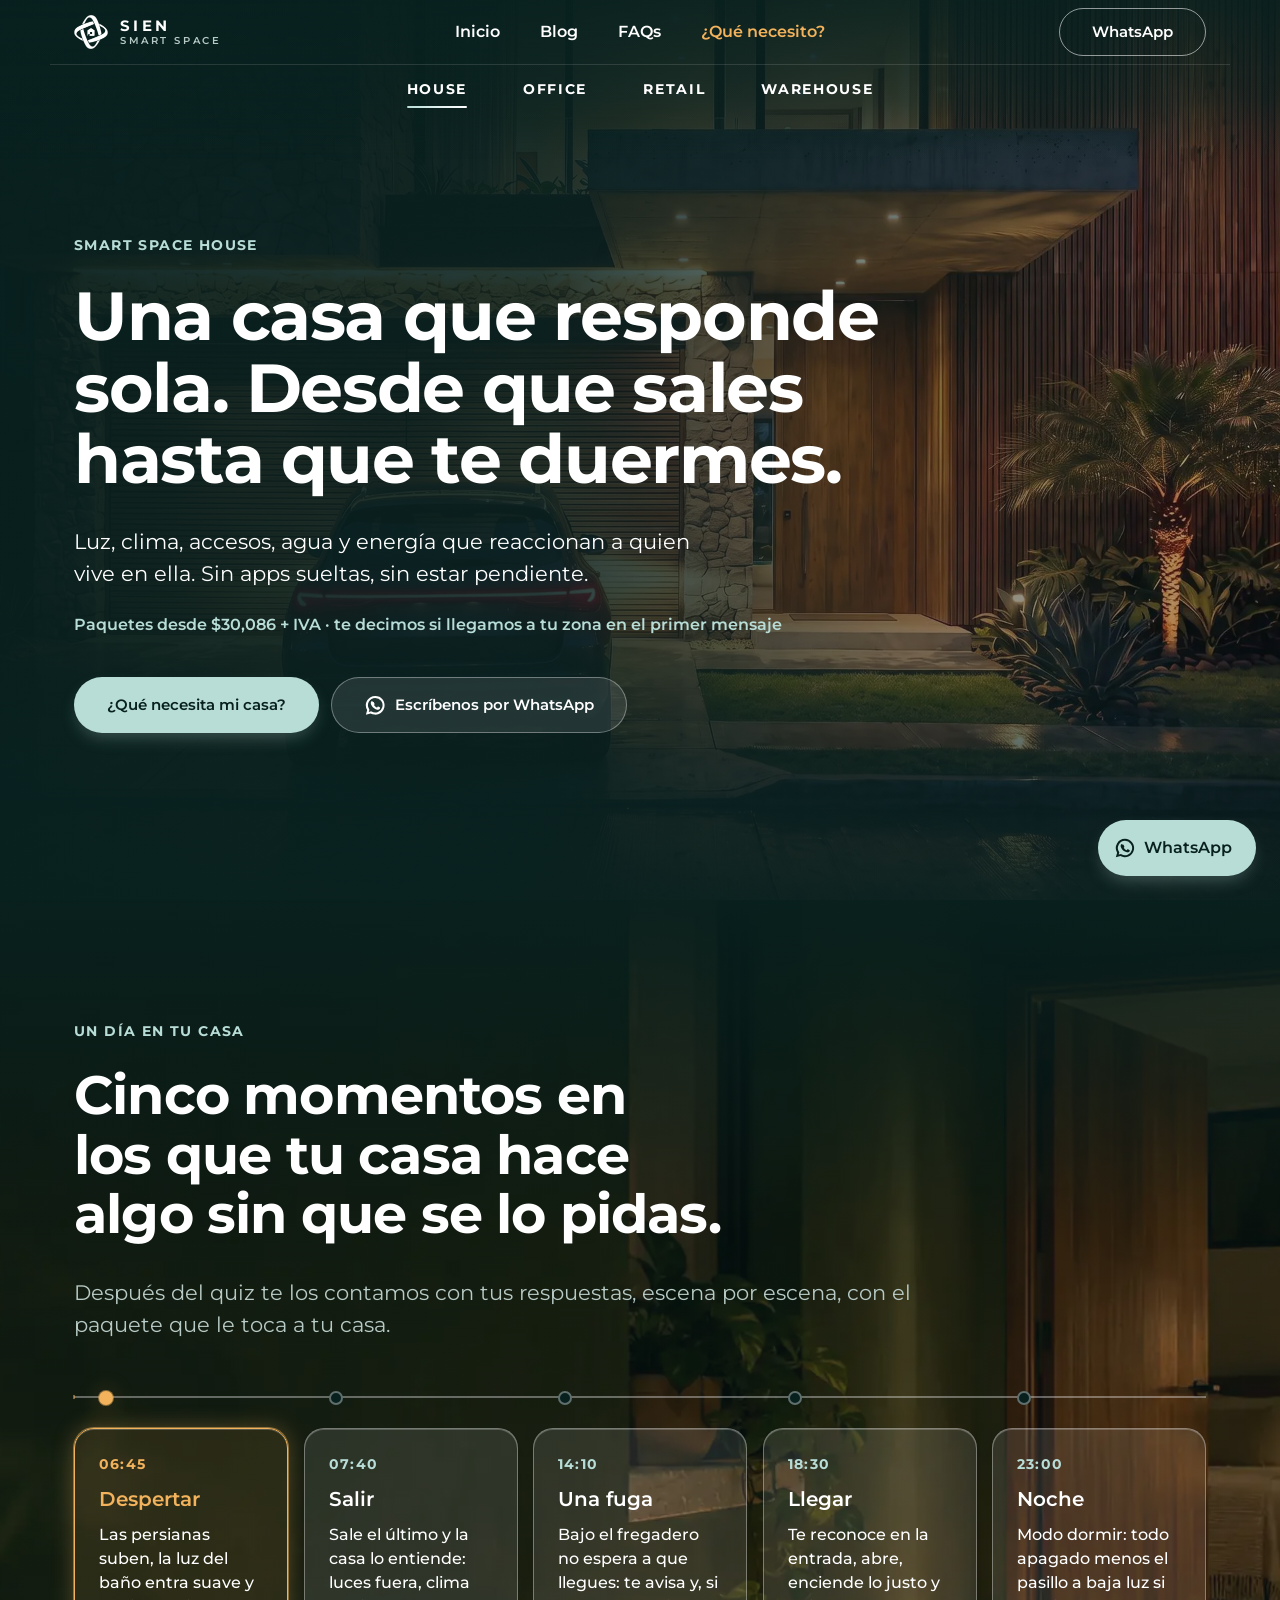
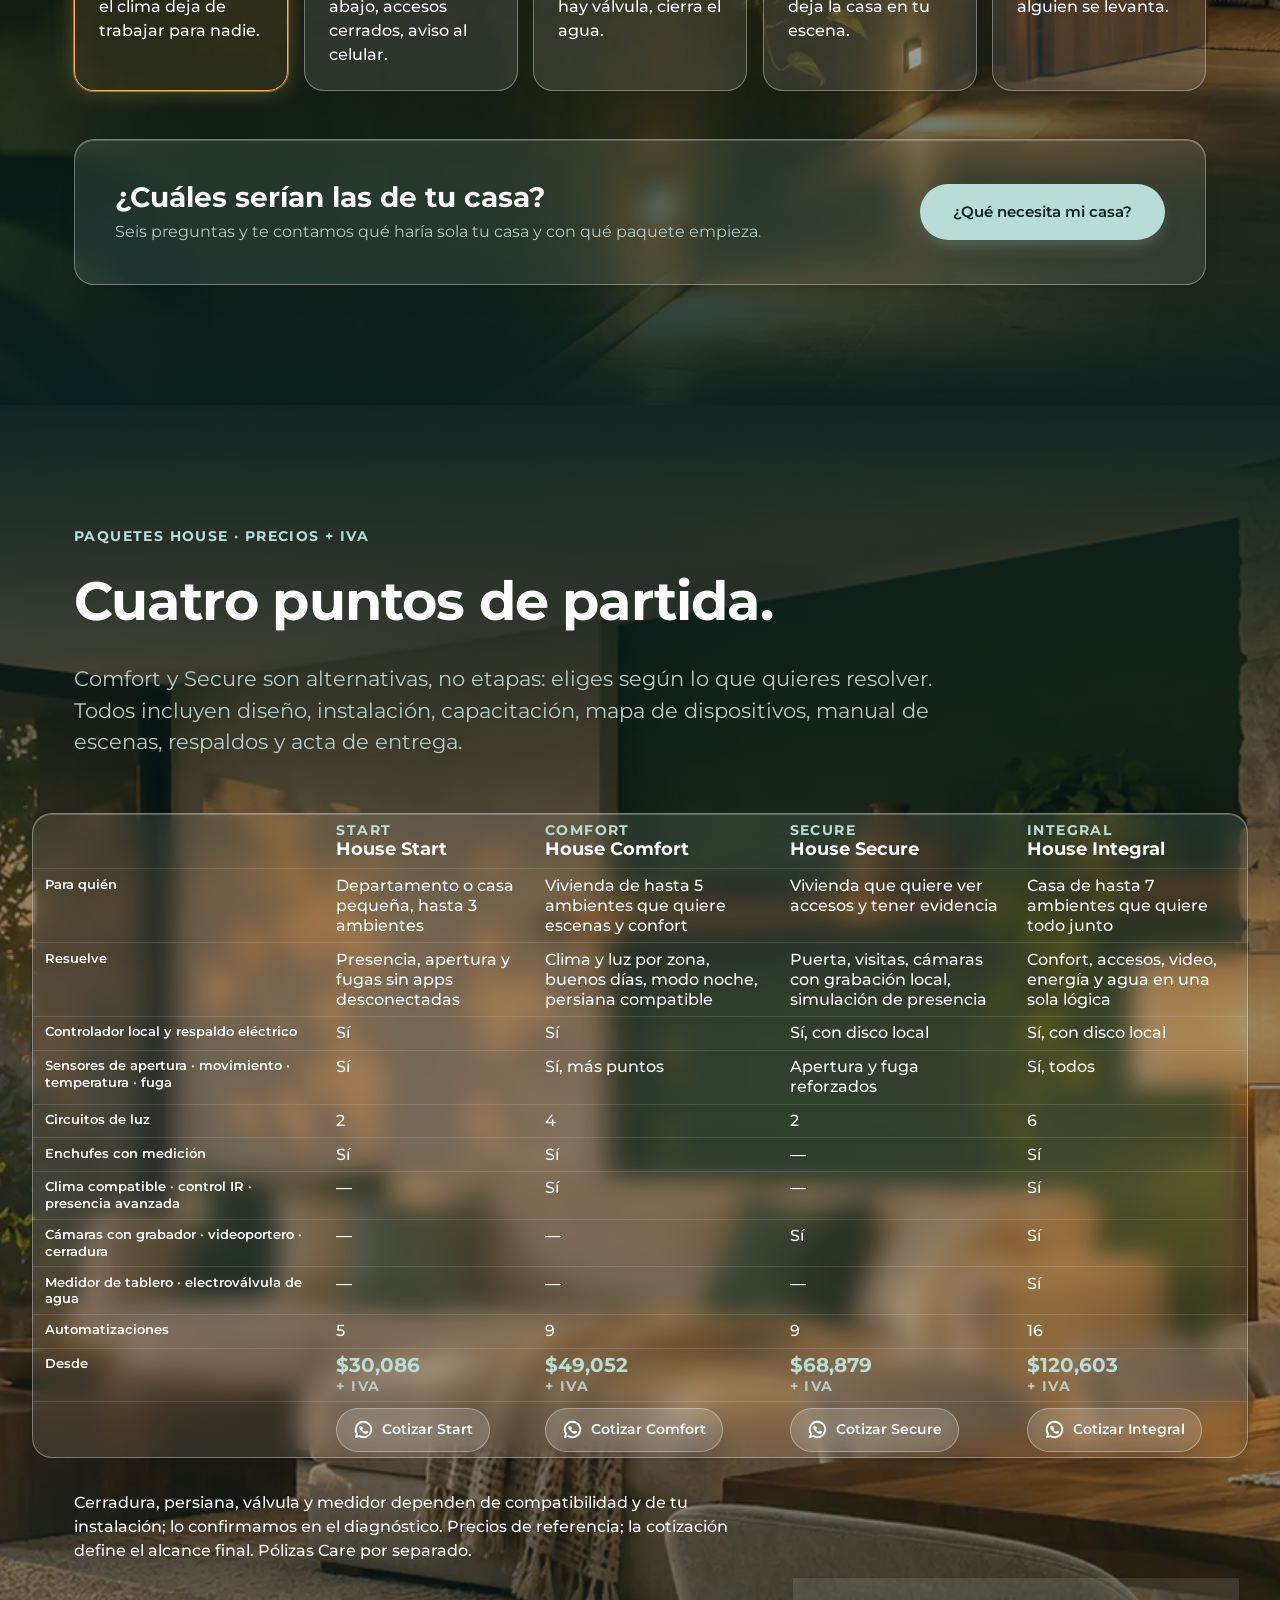
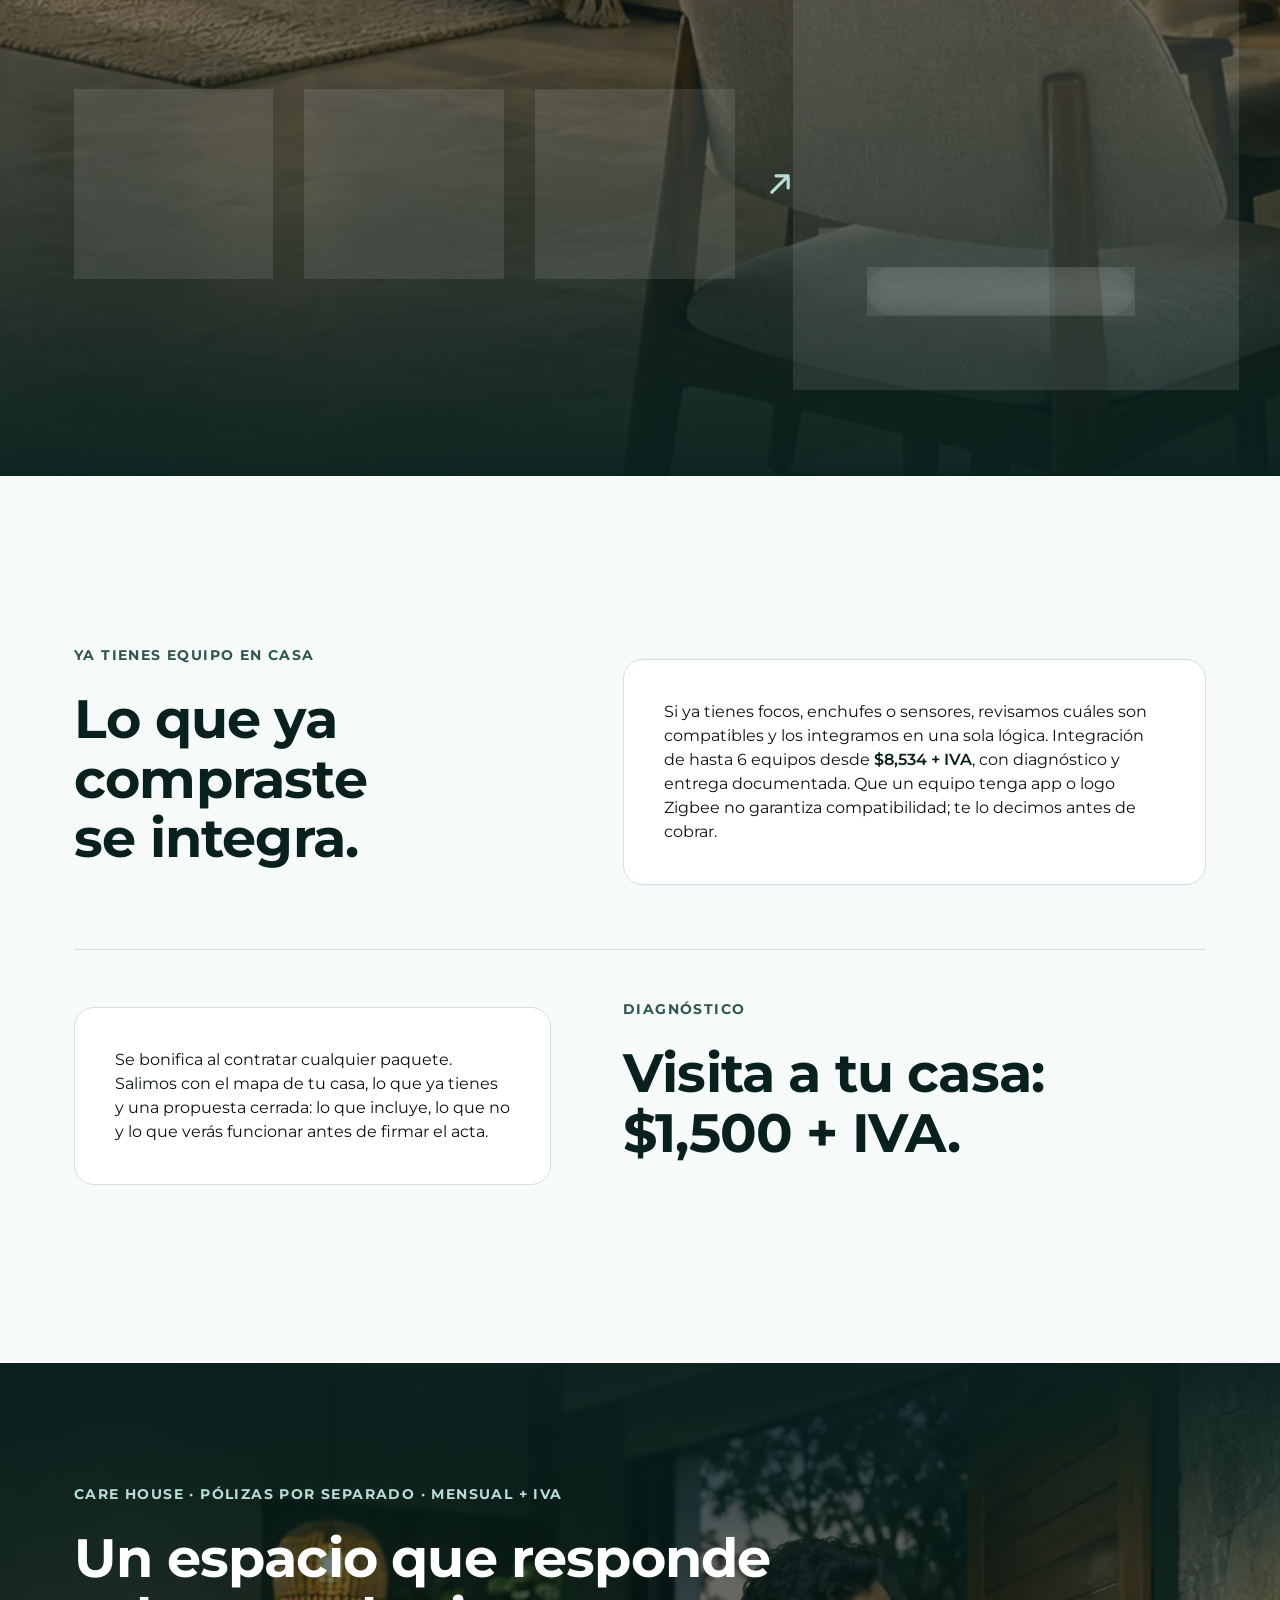
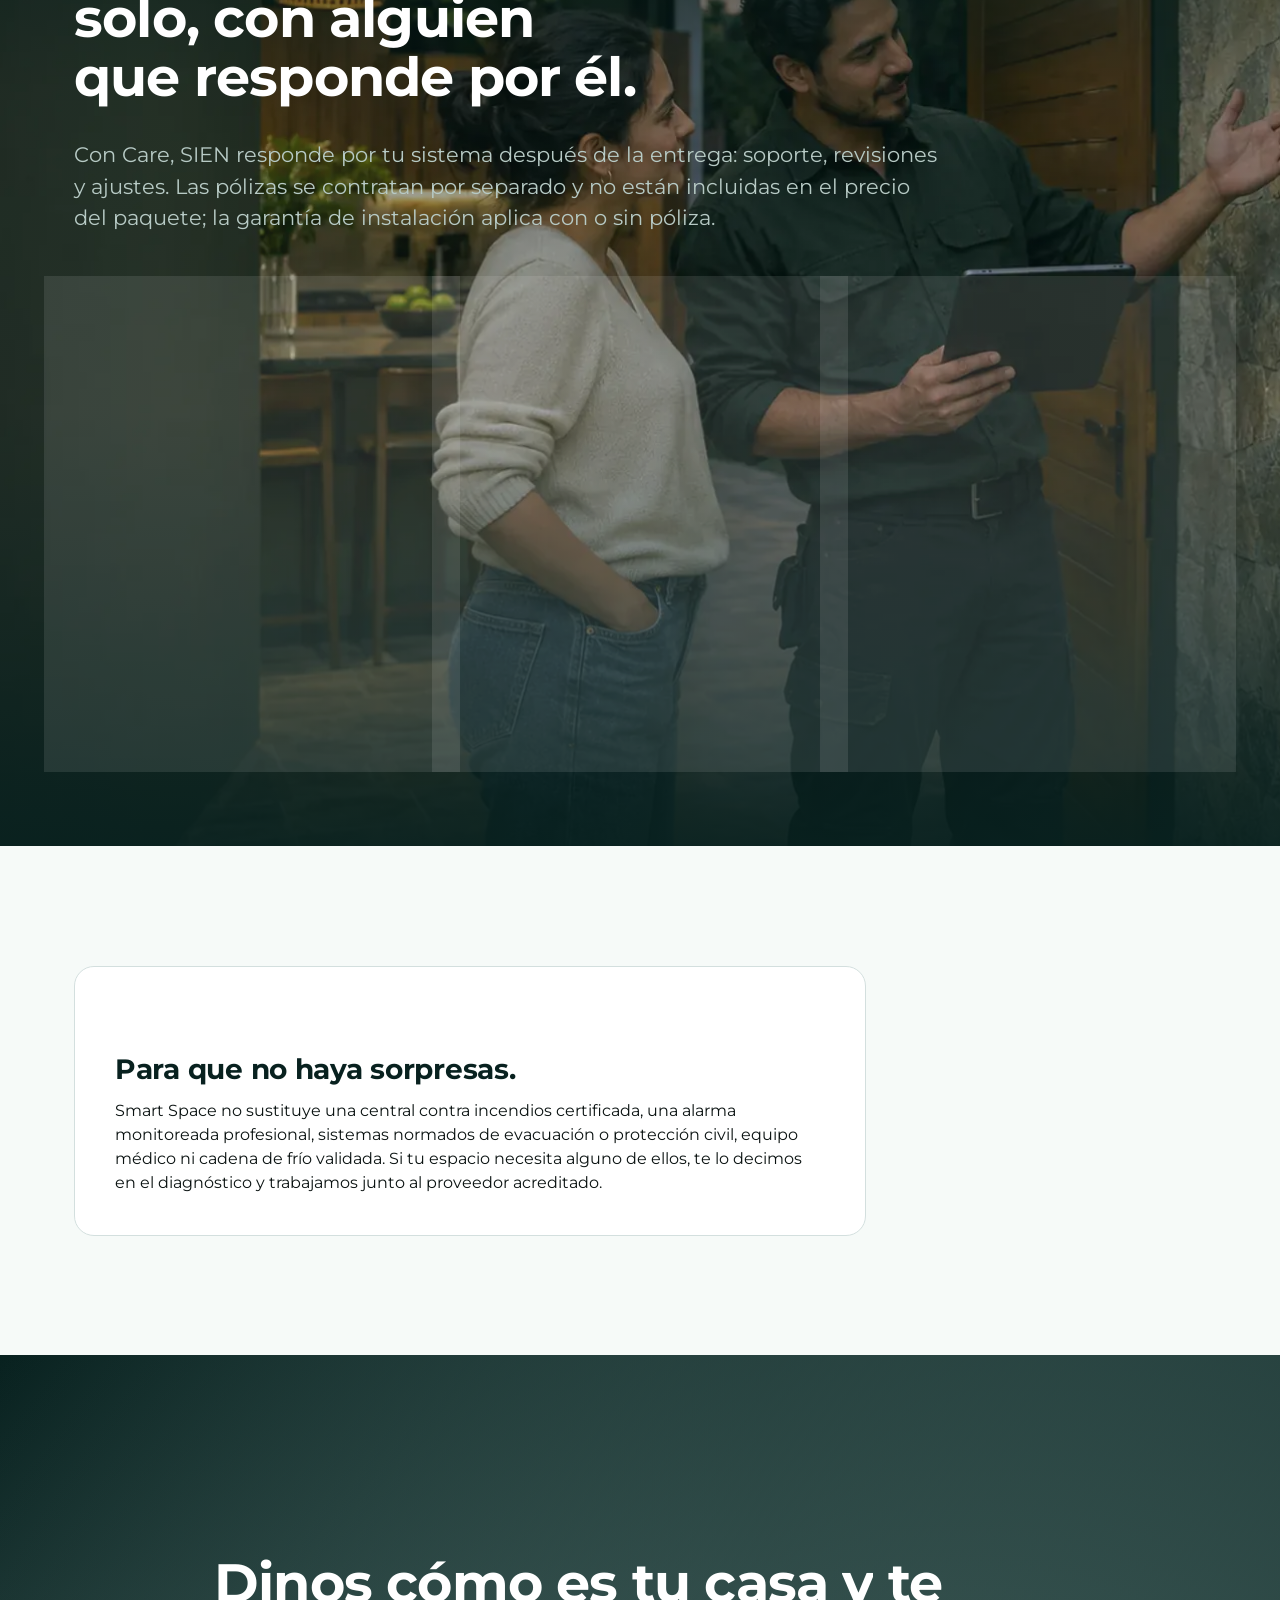
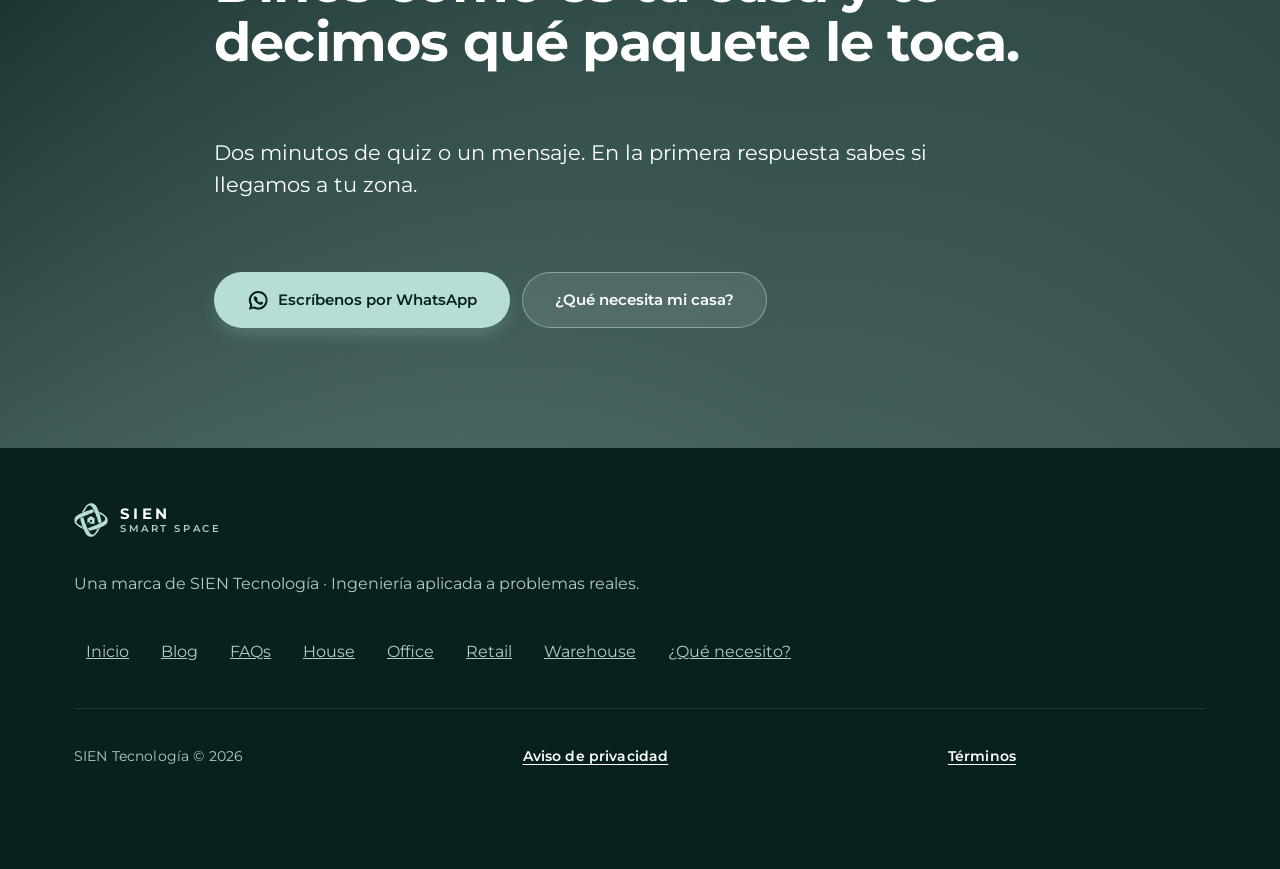
<file: house.html>
<!DOCTYPE html>
<html lang="es">
<head>
<meta charset="UTF-8">
<meta name="viewport" content="width=device-width, initial-scale=1">
<meta http-equiv="Content-Security-Policy" content="default-src 'self'; script-src 'self' https://www.googletagmanager.com https://www.google-analytics.com https://connect.facebook.net; style-src 'self' 'unsafe-inline' https://fonts.googleapis.com; font-src 'self' https://fonts.gstatic.com; img-src 'self' data: https://www.google-analytics.com https://www.googletagmanager.com https://www.facebook.com; connect-src 'self' https://*.google-analytics.com https://*.analytics.google.com https://stats.g.doubleclick.net https://www.googletagmanager.com https://www.facebook.com; frame-src https://www.googletagmanager.com; object-src 'none'; base-uri 'self'; form-action 'self'; upgrade-insecure-requests">
<title>Smart Space House · Una casa que responde sola</title>
<meta name="description" content="Luz, clima, accesos, agua y energía que reaccionan a quien vive en ella. Sin apps sueltas, sin estar pendiente. Paquetes desde $30,086 + IVA.">
<meta name="robots" content="noindex">
<!-- SIEN Smart Space · sitio v2 · prototipo · noindex a propósito -->
<link rel="icon" href="assets/favicon.svg" type="image/svg+xml">
<link rel="icon" href="assets/favicon-32.png" sizes="32x32">
<link rel="apple-touch-icon" href="assets/favicon-180.png">


<link rel="preload" href="assets/fuentes/montserrat-latin.woff2" as="font" type="font/woff2" crossorigin>
<link rel="stylesheet" href="variables.css?v=20261106">
<link rel="stylesheet" href="sistema.css?v=20261106">
<link rel="stylesheet" href="sh.css?v=20261106">
<script src="interacciones.js?v=20261106" defer></script>
<script src="sh.js?v=20261106" defer></script>
<link rel="canonical" href="https://PENDIENTE-DOMINIO/house">
<meta property="og:type" content="website">
<meta property="og:site_name" content="SIEN Smart Space">
<meta property="og:locale" content="es_MX">
<meta property="og:title" content="Smart Space House · Una casa que responde sola">
<meta property="og:description" content="Luz, clima, accesos, agua y energía que reaccionan a quien vive en ella. Sin apps sueltas, sin estar pendiente. Paquetes desde $30,086 + IVA.">
<meta property="og:image" content="assets/og-smart-space.jpg">
</head>
<body>
<a class="salto" href="#contenido">Saltar al contenido</a>
<svg xmlns="http://www.w3.org/2000/svg" width="0" height="0" style="position:absolute" aria-hidden="true" focusable="false"><defs>
<symbol id="i2-casa" viewBox="0 0 24 24"><path fill="currentColor" d="M12 2.6 2.8 10.4a1.2 1.2 0 0 0 .8 2.1H5v7.3A1.9 1.9 0 0 0 6.9 21.7h3.1v-5.2a2 2 0 0 1 4 0v5.2h3.1a1.9 1.9 0 0 0 1.9-1.9v-7.3h1.4a1.2 1.2 0 0 0 .8-2.1z"/></symbol>
<symbol id="i2-edificio" viewBox="0 0 24 24"><path fill="currentColor" fill-rule="evenodd" d="M4.5 21.5V4a1.6 1.6 0 0 1 1.6-1.6h7.8A1.6 1.6 0 0 1 15.5 4v4h3A1.5 1.5 0 0 1 20 9.5v12zM7.6 6v2.4h2.4V6zm0 4.6V13h2.4v-2.4zm4-4.6v2.4H14V6zm0 4.6V13H14v-2.4zM7.6 15.2v2.4h2.4v-2.4zm4 0v2.4H14v-2.4zm4.2-3.3v2.3h2.3v-2.3zm0 4v2.3h2.3v-2.3z"/></symbol>
<symbol id="i2-tienda" viewBox="0 0 24 24"><path fill="currentColor" fill-rule="evenodd" d="M3.2 4.2h17.6l1.3 4.3a3.3 3.3 0 0 1-2.1 3.9v8.1a1.3 1.3 0 0 1-1.3 1.3H5.3A1.3 1.3 0 0 1 4 20.5v-8.1a3.3 3.3 0 0 1-2.1-3.9zM7 13.5v5.3h4.2v-5.3zm6.6 0v5.3H17v-5.3z"/></symbol>
<symbol id="i2-bodega" viewBox="0 0 24 24"><path fill="currentColor" fill-rule="evenodd" d="M2.5 9.2 12 3.4l9.5 5.8v12.3H2.5zM6 12.6v6h3.2v-3h2.3v3h1.6v-3h2.3v3H18v-6z"/></symbol>
<symbol id="i2-obra" viewBox="0 0 24 24"><path fill="currentColor" d="M2.5 19.5h19v2.5h-19zM5 17.5V9.6l7-5.6 7 5.6v7.9h-4.4v-5H9.4v5z"/></symbol>
<symbol id="i2-sillon" viewBox="0 0 24 24"><path fill="currentColor" fill-rule="evenodd" d="M5.5 5.5h13a2.5 2.5 0 0 1 2.5 2.5v1.3a2.7 2.7 0 0 0-2.1 2.6V14H5.1v-2.1A2.7 2.7 0 0 0 3 9.3V8a2.5 2.5 0 0 1 2.5-2.5zM1.6 11.9a1.5 1.5 0 0 1 1.5-1.5h.4a1.5 1.5 0 0 1 1.5 1.5v3.3h14v-3.3a1.5 1.5 0 0 1 1.5-1.5h.4a1.5 1.5 0 0 1 1.5 1.5v5.4a1.6 1.6 0 0 1-1.6 1.6h-.4v1.3a1 1 0 0 1-2 0v-1.3H5.6v1.3a1 1 0 0 1-2 0v-1.3h-.4a1.6 1.6 0 0 1-1.6-1.6z"/></symbol>
<symbol id="i2-cama" viewBox="0 0 24 24"><path fill="currentColor" fill-rule="evenodd" d="M2.5 5.2a1.3 1.3 0 0 1 2.6 0v4.6h5.4V8.2a1.7 1.7 0 0 1 1.7-1.7h6.1a3.2 3.2 0 0 1 3.2 3.2v9.6a1.3 1.3 0 0 1-2.6 0v-2.1H5.1v2.1a1.3 1.3 0 0 1-2.6 0zM6 7.2a2 2 0 1 1 0 4 2 2 0 0 1 0-4z"/></symbol>
<symbol id="i2-silla" viewBox="0 0 24 24"><path fill="currentColor" d="M8 2.2h8a2 2 0 0 1 2 2v5.6a2 2 0 0 1-2 2H8a2 2 0 0 1-2-2V4.2a2 2 0 0 1 2-2zM4.6 12.6h14.8a1.4 1.4 0 0 1 0 2.8h-6v2.2h3.8a1.2 1.2 0 0 1 0 2.4h-3.8v1a1.4 1.4 0 0 1-2.8 0v-1H6.8a1.2 1.2 0 0 1 0-2.4h3.8v-2.2h-6a1.4 1.4 0 0 1 0-2.8z"/></symbol>
<symbol id="i2-cafetera" viewBox="0 0 24 24"><path fill="currentColor" fill-rule="evenodd" d="M3.6 8.4h12.2a1.2 1.2 0 0 1 1.2 1.2v.6h1.6a3.2 3.2 0 0 1 0 6.4h-1.9a6.2 6.2 0 0 1-5.9 4.2H8.4a6.2 6.2 0 0 1-6-6.4V9.6a1.2 1.2 0 0 1 1.2-1.2zm13.4 4.2v2h1.6a1 1 0 0 0 0-2z"/><path fill="none" stroke="currentColor" stroke-width="2.75" stroke-linecap="round" stroke-linejoin="round" d="M7.4 2.2c-1 1.2-1 2.3 0 3.5M10.9 2.2c-1 1.2-1 2.3 0 3.5M14.4 2.2c-1 1.2-1 2.3 0 3.5"/></symbol>
<symbol id="i2-horno" viewBox="0 0 24 24"><path fill="currentColor" fill-rule="evenodd" d="M3 4.5A1.5 1.5 0 0 1 4.5 3h15A1.5 1.5 0 0 1 21 4.5v15a1.5 1.5 0 0 1-1.5 1.5h-15A1.5 1.5 0 0 1 3 19.5zM6.2 5.6a1.2 1.2 0 1 0 0 2.4 1.2 1.2 0 0 0 0-2.4zm3.8 0a1.2 1.2 0 1 0 0 2.4 1.2 1.2 0 0 0 0-2.4zm3.8 0a1.2 1.2 0 1 0 0 2.4 1.2 1.2 0 0 0 0-2.4zM5.8 10.2v8h12.4v-8z"/></symbol>
<symbol id="i2-regadera" viewBox="0 0 24 24"><path fill="currentColor" d="M12 4.4a7 7 0 0 0-7 7v.4a1.3 1.3 0 0 0 1.3 1.3h11.4a1.3 1.3 0 0 0 1.3-1.3v-.4a7 7 0 0 0-7-7zm0-3a1.4 1.4 0 0 1 1.4 1.4v1.6h-2.8V2.8A1.4 1.4 0 0 1 12 1.4zM2.8 6.2a1.4 1.4 0 0 1 1.4-1.4h1.3a1.4 1.4 0 0 1 0 2.8H4.2a1.4 1.4 0 0 1-1.4-1.4zM7.2 15.6a1.5 1.5 0 0 1 3 0v3a1.5 1.5 0 0 1-3 0zm3.3 0a1.5 1.5 0 0 1 3 0v5.6a1.5 1.5 0 0 1-3 0zm3.3 0a1.5 1.5 0 0 1 3 0v3a1.5 1.5 0 0 1-3 0z"/></symbol>
<symbol id="i2-persiana" viewBox="0 0 24 24"><path fill="currentColor" d="M3 3.5A1.5 1.5 0 0 1 4.5 2h15A1.5 1.5 0 0 1 21 3.5V5H3zM3 6.6h18v2.6H3zm0 4.2h18v2.6H3zm0 4.2h18v2.6H3zm7.3 4.2h3.4v1.4a1.7 1.7 0 0 1-3.4 0z"/></symbol>
<symbol id="i2-mesa" viewBox="0 0 24 24"><path fill="currentColor" d="M2 6.6A1.6 1.6 0 0 1 3.6 5h16.8a1.6 1.6 0 0 1 0 3.2H19v10.3a1.5 1.5 0 0 1-3 0V14H8v4.5a1.5 1.5 0 0 1-3 0V8.2H3.6A1.6 1.6 0 0 1 2 6.6zM8 8.2V11h8V8.2z"/></symbol>
<symbol id="i2-luz" viewBox="0 0 24 24"><path fill="currentColor" d="M12 1.8a6.6 6.6 0 0 0-3.6 12.1c.5.4.8.9.8 1.5v.6h5.6v-.6c0-.6.3-1.1.8-1.5A6.6 6.6 0 0 0 12 1.8zM9.2 17.6h5.6v1.2a1.2 1.2 0 0 1-1.2 1.2H10.4a1.2 1.2 0 0 1-1.2-1.2zM10 21.4h4a2 2 0 0 1-4 0z"/></symbol>
<symbol id="i2-clima" viewBox="0 0 24 24"><path fill="currentColor" fill-rule="evenodd" d="M12 1.8A3.4 3.4 0 0 0 8.6 5.2v7.5a5.4 5.4 0 1 0 6.8 0V5.2A3.4 3.4 0 0 0 12 1.8zm0 2.6a.8.8 0 0 1 .8.8v8.9l.6.4a2.8 2.8 0 1 1-2.8 0l.6-.4V5.2a.8.8 0 0 1 .8-.8z"/></symbol>
<symbol id="i2-aire" viewBox="0 0 24 24"><path fill="none" stroke="currentColor" stroke-width="2.75" stroke-linecap="round" stroke-linejoin="round" d="M3 8.3h11.2a2.6 2.6 0 1 0-2.6-2.6M3 12.5h15.4a2.8 2.8 0 1 1-2.8 2.8M3 16.7h7.6a2.3 2.3 0 1 1-2.3 2.3"/></symbol>
<symbol id="i2-agua" viewBox="0 0 24 24"><path fill="currentColor" d="M12 1.9s7.4 7.6 7.4 13A7.4 7.4 0 0 1 4.6 14.9C4.6 9.5 12 1.9 12 1.9zm-3.2 12.6a1.1 1.1 0 0 0-2.2 0 5.5 5.5 0 0 0 3.6 5.1 1.1 1.1 0 1 0 .8-2 3.3 3.3 0 0 1-2.2-3.1z"/></symbol>
<symbol id="i2-energia" viewBox="0 0 24 24"><path fill="currentColor" d="M13.6 1.7a1 1 0 0 1 1.8.7l-1 7.1h4.3a1 1 0 0 1 .8 1.6L10.4 22.3a1 1 0 0 1-1.8-.7l1-7.1H5.3a1 1 0 0 1-.8-1.6z"/></symbol>
<symbol id="i2-enchufe" viewBox="0 0 24 24"><path fill="currentColor" fill-rule="evenodd" d="M8.1 2a1.3 1.3 0 0 1 1.3 1.3v3.9h5.2V3.3a1.3 1.3 0 0 1 2.6 0v3.9h1.4a1.2 1.2 0 0 1 1.2 1.2v2.4a7.8 7.8 0 0 1-6.5 7.7v2.2a1.3 1.3 0 0 1-2.6 0v-2.2a7.8 7.8 0 0 1-6.5-7.7V8.4a1.2 1.2 0 0 1 1.2-1.2h1.4V3.3A1.3 1.3 0 0 1 8.1 2z"/></symbol>
<symbol id="i2-acceso" viewBox="0 0 24 24"><path fill="currentColor" fill-rule="evenodd" d="M5 2.5h14a1.5 1.5 0 0 1 1.5 1.5v16a1.5 1.5 0 0 1-1.5 1.5H5A1.5 1.5 0 0 1 3.5 20V4A1.5 1.5 0 0 1 5 2.5zm9.6 8a1.6 1.6 0 1 0 0 3.2 1.6 1.6 0 0 0 0-3.2z"/></symbol>
<symbol id="i2-candado" viewBox="0 0 24 24"><path fill="currentColor" fill-rule="evenodd" d="M12 1.8a5.2 5.2 0 0 0-5.2 5.2v2.4H6.2A2.2 2.2 0 0 0 4 11.6v8.2A2.2 2.2 0 0 0 6.2 22h11.6a2.2 2.2 0 0 0 2.2-2.2v-8.2a2.2 2.2 0 0 0-2.2-2.2h-.6V7A5.2 5.2 0 0 0 12 1.8zm0 2.7A2.5 2.5 0 0 1 14.5 7v2.4h-5V7A2.5 2.5 0 0 1 12 4.5zm0 8.4a2 2 0 0 0-1 3.7v1.4a1 1 0 0 0 2 0v-1.4a2 2 0 0 0-1-3.7z"/></symbol>
<symbol id="i2-camara" viewBox="0 0 24 24"><path fill="currentColor" fill-rule="evenodd" d="M8.9 3.5a1.3 1.3 0 0 1 1-.5h4.2a1.3 1.3 0 0 1 1 .5l1.5 2h3.3a2 2 0 0 1 2 2v10.5a2 2 0 0 1-2 2H4.1a2 2 0 0 1-2-2V7.5a2 2 0 0 1 2-2h3.3zM12 8.3a4.3 4.3 0 1 0 0 8.6 4.3 4.3 0 0 0 0-8.6zm0 2.5a1.8 1.8 0 1 1 0 3.6 1.8 1.8 0 0 1 0-3.6z"/></symbol>
<symbol id="i2-timbre" viewBox="0 0 24 24"><path fill="currentColor" fill-rule="evenodd" d="M7.5 1.8h9a2.2 2.2 0 0 1 2.2 2.2v16a2.2 2.2 0 0 1-2.2 2.2h-9A2.2 2.2 0 0 1 5.3 20V4a2.2 2.2 0 0 1 2.2-2.2zM12 5a2.6 2.6 0 1 0 0 5.2A2.6 2.6 0 0 0 12 5zm0 8.6a2.4 2.4 0 1 0 0 4.8 2.4 2.4 0 0 0 0-4.8z"/></symbol>
<symbol id="i2-aviso" viewBox="0 0 24 24"><path fill="currentColor" d="M12 1.6a1.6 1.6 0 0 1 1.6 1.6v.6a6.4 6.4 0 0 1 4.8 6.2v4.6l1.7 2.4a1 1 0 0 1-.8 1.6H4.7a1 1 0 0 1-.8-1.6l1.7-2.4V10a6.4 6.4 0 0 1 4.8-6.2v-.6A1.6 1.6 0 0 1 12 1.6zM9.6 20h4.8a2.4 2.4 0 0 1-4.8 0z"/></symbol>
<symbol id="i2-mensaje" viewBox="0 0 24 24"><path fill="currentColor" d="M4.3 3h15.4A2.3 2.3 0 0 1 22 5.3v9.4a2.3 2.3 0 0 1-2.3 2.3h-7.3l-4.6 3.9a1 1 0 0 1-1.6-.8V17H4.3A2.3 2.3 0 0 1 2 14.7V5.3A2.3 2.3 0 0 1 4.3 3zm3 5.4a1.3 1.3 0 1 0 0 2.6 1.3 1.3 0 0 0 0-2.6zm4.7 0a1.3 1.3 0 1 0 0 2.6 1.3 1.3 0 0 0 0-2.6zm4.7 0a1.3 1.3 0 1 0 0 2.6 1.3 1.3 0 0 0 0-2.6z"/></symbol>
<symbol id="i2-conversa" viewBox="0 0 24 24"><path fill="currentColor" d="M3.8 2.5h9.4A1.8 1.8 0 0 1 15 4.3v6a1.8 1.8 0 0 1-1.8 1.8H8.4l-3.1 2.6a.9.9 0 0 1-1.5-.7v-1.9h0A1.8 1.8 0 0 1 2 10.3v-6a1.8 1.8 0 0 1 1.8-1.8zm13.2 5.7h3.2A1.8 1.8 0 0 1 22 10v6a1.8 1.8 0 0 1-1.8 1.8h0v1.9a.9.9 0 0 1-1.5.7l-3.1-2.6H10.6A1.8 1.8 0 0 1 8.8 16v-1.6h4.4a3.8 3.8 0 0 0 3.8-3.8z"/></symbol>
<symbol id="i2-persona" viewBox="0 0 24 24"><path fill="currentColor" d="M12 2.2a4.8 4.8 0 1 1 0 9.6 4.8 4.8 0 0 1 0-9.6zM3.5 20a8.5 8.5 0 0 1 17 0 1.5 1.5 0 0 1-1.5 1.5H5A1.5 1.5 0 0 1 3.5 20z"/></symbol>
<symbol id="i2-grupo" viewBox="0 0 24 24"><path fill="currentColor" d="M8.6 3.2a4 4 0 1 1 0 8 4 4 0 0 1 0-8zm7.6 1.2a3.3 3.3 0 1 1 0 6.6 3.3 3.3 0 0 1 0-6.6zM1.6 19.2a7 7 0 0 1 14 0 1.3 1.3 0 0 1-1.3 1.3H2.9a1.3 1.3 0 0 1-1.3-1.3zm15.2 1.3a8.9 8.9 0 0 0-2-6.3 5.6 5.6 0 0 1 7.6 5.2 1.1 1.1 0 0 1-1.1 1.1z"/></symbol>
<symbol id="i2-presencia" viewBox="0 0 24 24"><path fill="currentColor" d="M9 2.6a4.3 4.3 0 1 1 0 8.6 4.3 4.3 0 0 1 0-8.6zM1.5 20a7.5 7.5 0 0 1 15 0 1.4 1.4 0 0 1-1.4 1.4H2.9A1.4 1.4 0 0 1 1.5 20z"/><path fill="none" stroke="currentColor" stroke-width="2.75" stroke-linecap="round" stroke-linejoin="round" d="M17.2 4.3a4.8 4.8 0 0 1 0 6.4M19.9 2.1a8.2 8.2 0 0 1 0 10.8"/></symbol>
<symbol id="i2-voz" viewBox="0 0 24 24"><path fill="currentColor" d="M12 1.8a3.8 3.8 0 0 1 3.8 3.8v5.2a3.8 3.8 0 0 1-7.6 0V5.6A3.8 3.8 0 0 1 12 1.8z"/><path fill="none" stroke="currentColor" stroke-width="2.75" stroke-linecap="round" stroke-linejoin="round" d="M5.6 10.6a6.4 6.4 0 0 0 12.8 0M12 17v4m-3.6 0h7.2"/></symbol>
<symbol id="i2-encendido" viewBox="0 0 24 24"><path fill="none" stroke="currentColor" stroke-width="2.75" stroke-linecap="round" stroke-linejoin="round" d="M12 3.2v8.2M6.9 6.4a7.6 7.6 0 1 0 10.2 0"/></symbol>
<symbol id="i2-luna" viewBox="0 0 24 24"><path fill="currentColor" d="M13.6 2.2a1 1 0 0 1 1.1 1.4 7.4 7.4 0 0 0 7.1 10.6 1 1 0 0 1 .9 1.5A9.8 9.8 0 1 1 13.6 2.2z"/></symbol>
<symbol id="i2-sol" viewBox="0 0 24 24"><path fill="currentColor" d="M12 6.8a5.2 5.2 0 1 1 0 10.4 5.2 5.2 0 0 1 0-10.4z"/><path fill="none" stroke="currentColor" stroke-width="2.75" stroke-linecap="round" stroke-linejoin="round" d="M12 1.8v2.3M12 19.9v2.3M1.8 12h2.3M19.9 12h2.3M4.8 4.8l1.6 1.6M17.6 17.6l1.6 1.6M4.8 19.2l1.6-1.6M17.6 6.4l1.6-1.6"/></symbol>
<symbol id="i2-reloj" viewBox="0 0 24 24"><path fill="currentColor" fill-rule="evenodd" d="M12 1.8a10.2 10.2 0 1 1 0 20.4 10.2 10.2 0 0 1 0-20.4zm0 4.4a1.2 1.2 0 0 0-1.2 1.2v5.1a1.2 1.2 0 0 0 .5 1l3.4 2.4a1.2 1.2 0 0 0 1.4-2l-2.9-2V7.4A1.2 1.2 0 0 0 12 6.2z"/></symbol>
<symbol id="i2-grafica" viewBox="0 0 24 24"><path fill="currentColor" d="M3 3.2a1.3 1.3 0 0 1 2.6 0v15.2h15.2a1.3 1.3 0 0 1 0 2.6H4.3A1.3 1.3 0 0 1 3 19.7zM7.4 12.3a1.5 1.5 0 0 1 3 0v3.4a1.5 1.5 0 0 1-3 0zm4.6-4a1.5 1.5 0 0 1 3 0v7.4a1.5 1.5 0 0 1-3 0zm4.6 2.4a1.5 1.5 0 0 1 3 0v5a1.5 1.5 0 0 1-3 0z"/></symbol>
<symbol id="i2-chip" viewBox="0 0 24 24"><path fill="currentColor" fill-rule="evenodd" d="M8.4 1.8a1.1 1.1 0 0 1 1.1 1.1v1.5h1.4V2.9a1.1 1.1 0 0 1 2.2 0v1.5h1.4V2.9a1.1 1.1 0 0 1 2.2 0v1.5a2.6 2.6 0 0 1 2.6 2.6h1.5a1.1 1.1 0 0 1 0 2.2h-1.5v1.4h1.5a1.1 1.1 0 0 1 0 2.2h-1.5v1.4h1.5a1.1 1.1 0 0 1 0 2.2h-1.5a2.6 2.6 0 0 1-2.6 2.6v1.5a1.1 1.1 0 0 1-2.2 0v-1.5h-1.4v1.5a1.1 1.1 0 0 1-2.2 0v-1.5H9.5v1.5a1.1 1.1 0 0 1-2.2 0v-1.5a2.6 2.6 0 0 1-2.6-2.6H3.2a1.1 1.1 0 0 1 0-2.2h1.5v-1.4H3.2a1.1 1.1 0 0 1 0-2.2h1.5V9.2H3.2a1.1 1.1 0 0 1 0-2.2h1.5a2.6 2.6 0 0 1 2.6-2.6V2.9a1.1 1.1 0 0 1 1.1-1.1zM9 9v6h6V9z"/></symbol>
<symbol id="i2-senal" viewBox="0 0 24 24"><path fill="currentColor" d="M12 16.6a2.3 2.3 0 1 1 0 4.6 2.3 2.3 0 0 1 0-4.6z"/><path fill="none" stroke="currentColor" stroke-width="2.75" stroke-linecap="round" stroke-linejoin="round" d="M7.6 13.6a6.2 6.2 0 0 1 8.8 0M4.3 10.3a10.9 10.9 0 0 1 15.4 0M1.6 6.8a14.7 14.7 0 0 1 20.8 0"/></symbol>
<symbol id="i2-escudo" viewBox="0 0 24 24"><path fill="currentColor" fill-rule="evenodd" d="M12 1.7l8.3 3.4v5.9c0 5.2-3.5 9.6-8.3 11.3C7.2 20.6 3.7 16.2 3.7 11V5.1zm3.9 7.4a1.2 1.2 0 0 0-1.7-1.7l-3.5 3.5-1.5-1.5a1.2 1.2 0 0 0-1.7 1.7l2.4 2.4a1.2 1.2 0 0 0 1.7 0z"/></symbol>
<symbol id="i2-herramienta" viewBox="0 0 24 24"><path fill="currentColor" d="M15.4 2.3a6 6 0 0 0-6.2 8.1l-6.6 6.6a2.4 2.4 0 0 0 3.4 3.4l6.6-6.6a6 6 0 0 0 8.1-6.2 1 1 0 0 0-1.7-.5l-2.6 2.6-2.5-.7-.7-2.5 2.6-2.6a1 1 0 0 0-.4-1.6z"/></symbol>
<symbol id="i2-libro" viewBox="0 0 24 24"><path fill="currentColor" d="M2.8 4.2A1.2 1.2 0 0 1 4 3h4.3a4.6 4.6 0 0 1 3.7 1.9A4.6 4.6 0 0 1 15.7 3H20a1.2 1.2 0 0 1 1.2 1.2v13.6A1.2 1.2 0 0 1 20 19h-4.3a3.4 3.4 0 0 0-2.7 1.3 1.3 1.3 0 0 1-2 0A3.4 3.4 0 0 0 8.3 19H4a1.2 1.2 0 0 1-1.2-1.2z"/></symbol>
<symbol id="i2-mas" viewBox="0 0 24 24"><path fill="none" stroke="currentColor" stroke-width="2.75" stroke-linecap="round" stroke-linejoin="round" d="M12 5v14M5 12h14"/></symbol>
<symbol id="i2-tinaco" viewBox="0 0 24 24"><path fill="currentColor" fill-rule="evenodd" d="M4 4.2A2.2 2.2 0 0 1 6.2 2h11.6A2.2 2.2 0 0 1 20 4.2v15.6a2.2 2.2 0 0 1-2.2 2.2H6.2A2.2 2.2 0 0 1 4 19.8zM6.8 11.6v7.2h10.4v-7.2c-1.7 1.3-3.5 1.3-5.2 0-1.7 1.3-3.5 1.3-5.2 0z"/></symbol>
<symbol id="i2-flecha" viewBox="0 0 24 24"><path fill="none" stroke="currentColor" stroke-width="2.75" stroke-linecap="round" stroke-linejoin="round" d="M5 19 19 5M8.6 5H19v10.4"/></symbol>
<symbol id="i2-check" viewBox="0 0 24 24"><path fill="none" stroke="currentColor" stroke-width="2.75" stroke-linecap="round" stroke-linejoin="round" d="m4.5 12.6 4.6 4.6L19.5 6.8"/></symbol>
<symbol id="i2-whatsapp" viewBox="0 0 24 24"><path fill="currentColor" fill-rule="evenodd" d="M12 2a10 10 0 0 0-8.6 15.1L2 22l5-1.3A10 10 0 1 0 12 2zm0 2.2a7.8 7.8 0 1 1-4 14.5l-.3-.2-2.6.7.7-2.5-.2-.3A7.8 7.8 0 0 1 12 4.2z"/><path fill="currentColor" transform="translate(12.2 12.2) scale(.85) translate(-13.05 -13.04)" d="M8.9 7.6c-.2 0-.5 0-.7.3-.3.3-1 1-1 2.4s1 2.8 1.2 3c.1.2 2 3.2 5 4.4 2.4 1 2.9.8 3.4.7.5 0 1.7-.7 1.9-1.4.2-.7.2-1.2.2-1.4l-.5-.3-1.8-.9c-.3-.1-.4-.1-.6.1l-.8 1c-.2.2-.3.2-.6.1a6.4 6.4 0 0 1-3.2-2.8c-.2-.4.2-.4.6-1.2.1-.2 0-.4 0-.5l-.9-2c-.2-.5-.4-.5-.6-.5h-.6z"/></symbol>
</defs></svg>
<header class="cabecera sh-cabecera-2" data-cabecera data-superficie="heroe">
  <div class="wrap cabecera__fila">
    <a class="sh-marca" href="index.html" aria-label="SIEN Smart Space — inicio">
      <img class="sh-iso-oscuro" src="assets/iso-blanco.png" alt="" width="34" height="34">
      <img class="sh-iso-claro" src="assets/iso-deep.png" alt="" width="34" height="34">
      <span><b>SIEN</b><small>Smart Space</small></span>
    </a>
    <nav class="cabecera__nav" aria-label="Sitio">
      <a href="index.html">Inicio</a>
      <a href="blog.html">Blog</a>
      <a href="faqs.html">FAQs</a>
      <a class="sh-nav-quiz" href="que-necesito.html#house" data-quiz-abrir data-origen="menu">¿Qué necesito?</a>
    </nav>
    <div class="cabecera__lado">
      <a class="btn cabecera__cta" href="https://wa.me/525664564795?text=Hola%20SIEN%2C%20quiero%20saber%20si%20Smart%20Space%20aplica%20para%20mi%20%5Bcasa%20/%20oficina%20/%20local%20/%20bodega%5D%20en%20%5Bciudad%5D." target="_blank" rel="noopener noreferrer" data-wa data-origen="menu">WhatsApp</a>
      <button type="button" class="cabecera__menu" data-menu-boton aria-expanded="false" aria-controls="panel-movil" aria-label="Abrir menú"><i></i><i></i><i></i></button>
    </div>
  </div>
  <div class="wrap sh-lineas" aria-label="Líneas Smart Space">
    <nav class="cabecera__nav sh-lineas__nav" aria-label="Líneas">
      <a href="house.html" aria-current="page">House</a>
      <a href="office.html">Office</a>
      <a href="retail.html">Retail</a>
      <a href="warehouse.html">Warehouse</a>
    </nav>
  </div>
  <div class="cabecera__panel" id="panel-movil" data-menu-panel hidden>
    <span class="sh-marca" aria-hidden="true"><img src="assets/iso-blanco.png" alt="" width="34" height="34"><span><b>SIEN</b><small>Smart Space</small></span></span>
    <nav aria-label="Sitio">
      <a href="index.html">Inicio</a>
      <a href="blog.html">Blog</a>
      <a href="faqs.html">FAQs</a>
      <a class="sh-nav-quiz" href="que-necesito.html#house" data-quiz-abrir data-origen="menu">¿Qué necesito?</a>
    </nav>
    <span class="sh-panel-rotulo">Líneas Smart Space</span>
    <nav aria-label="Líneas">
      <a href="house.html" aria-current="page">House</a>
      <a href="office.html">Office</a>
      <a href="retail.html">Retail</a>
      <a href="warehouse.html">Warehouse</a>
    </nav>
    <a class="btn btn-cta" href="https://wa.me/525664564795?text=Hola%20SIEN%2C%20quiero%20saber%20si%20Smart%20Space%20aplica%20para%20mi%20%5Bcasa%20/%20oficina%20/%20local%20/%20bodega%5D%20en%20%5Bciudad%5D." target="_blank" rel="noopener noreferrer" data-wa data-origen="menu">Escríbenos por WhatsApp</a>
  </div>
</header>

<main id="contenido">

<!-- 1 · HÉROE ANCHO -->
<section class="heroe sh-heroe sh-heroe--ancho" id="inicio" data-fondo="tinta" data-tunel="propio" data-seccion="hero">
  <div class="sh-foto" aria-hidden="true">
    <picture>
      <source media="(max-width:700px)" srcset="assets/house-heroe-m.webp">
      <img src="assets/house-heroe.webp" alt="" width="2400" height="1350" fetchpriority="high" decoding="async">
    </picture>
    <video class="sh-foto__video" muted loop playsinline preload="none" tabindex="-1" data-video-d="assets/house-heroe-video.mp4" data-video-m="assets/house-heroe-video-m.mp4"></video>
  </div>
  <div class="wrap tunel__frente">
    <div>
      <span class="rotulo rotulo--heroe sh-entra sh-entra--abajo" style="--e:0ms">Smart Space House</span>
      <h1 class="t-h1 sh-entra sh-entra--izq" style="--e:120ms">Una casa que responde sola. Desde que sales hasta que te duermes.</h1>
      <p class="lead sh-entra sh-entra--abajo" style="--e:520ms">Luz, clima, accesos, agua y energía que reaccionan a quien vive en ella. Sin apps sueltas, sin estar pendiente.</p>
      <p class="sh-claim sh-entra sh-entra--abajo" style="--e:640ms">Paquetes desde $30,086 + IVA · te decimos si llegamos a tu zona en el primer mensaje</p>
      <div class="heroe__acciones sh-entra sh-entra--abajo" style="--e:760ms">
        <a class="btn btn-cta" href="que-necesito.html#house" data-quiz-abrir data-origen="hero">¿Qué necesita mi casa?</a>
        <a class="btn sh-btn-glass" href="https://wa.me/525664564795?text=Hola%20SIEN%2C%20me%20interesa%20Smart%20Space%20House%20para%20mi%20%5Bcasa/departamento%5D%20de%20%5Bn%5D%20rec%C3%A1maras%20en%20%5Bciudad%5D." target="_blank" rel="noopener noreferrer" data-wa data-origen="hero"><svg class="sh-ico"><use href="#i2-whatsapp"/></svg>Escríbenos por WhatsApp</a>
      </div>
    </div>
  </div>
</section>

<!-- 2 · LA JORNADA -->
<section class="acto acto--tinta sh-sec-vidrio" id="jornada" data-fondo="tinta" data-halo data-seccion="jornada" aria-labelledby="t-jornada">
  <div class="sh-foto sh-foto--suave sh-foto--alta" aria-hidden="true">
    <picture>
      <source media="(max-width:700px)" srcset="assets/house-jornada-m.webp">
      <img src="assets/house-jornada.webp" alt="" width="1920" height="1080" loading="lazy" decoding="async">
    </picture>
  </div>
  <div class="wrap">
    <span class="rotulo" data-cortina>Un día en tu casa</span>
    <h2 class="t-h2" id="t-jornada" data-lineas data-lineas-delay="90" style="max-width:22ch">Cinco momentos en los que tu casa hace algo sin que se lo pidas.</h2>
    <p class="lead" data-reveal="fade-up" data-reveal-delay="180">Después del quiz te los contamos con tus respuestas, escena por escena, con el paquete que le toca a tu casa.</p>
    <ol class="sh-jornada" data-anillo data-reveal="fade-up" data-reveal-delay="260" style="--n:5" aria-label="Un día en tu casa">
      <li class="sh-cap sh-hora" data-reveal="fade-up"><button type="button"><time>06:45</time><b>Despertar</b><p>Las persianas suben, la luz del baño entra suave y el clima deja de trabajar para nadie.</p></button></li>
      <li class="sh-cap sh-hora" data-reveal="fade-up"><button type="button"><time>07:40</time><b>Salir</b><p>Sale el último y la casa lo entiende: luces fuera, clima abajo, accesos cerrados, aviso al celular.</p></button></li>
      <li class="sh-cap sh-hora" data-reveal="fade-up"><button type="button"><time>14:10</time><b>Una fuga</b><p>Bajo el fregadero no espera a que llegues: te avisa y, si hay válvula, cierra el agua.</p></button></li>
      <li class="sh-cap sh-hora" data-reveal="fade-up"><button type="button"><time>18:30</time><b>Llegar</b><p>Te reconoce en la entrada, abre, enciende lo justo y deja la casa en tu escena.</p></button></li>
      <li class="sh-cap sh-hora" data-reveal="fade-up"><button type="button"><time>23:00</time><b>Noche</b><p>Modo dormir: todo apagado menos el pasillo a baja luz si alguien se levanta.</p></button></li>
    </ol>
    <div class="sh-banda sh-banda--vidrio" data-reveal="fade-up">
      <div><b>¿Cuáles serían las de tu casa?</b><p>Seis preguntas y te contamos qué haría sola tu casa y con qué paquete empieza.</p></div>
      <a class="btn btn-cta" href="que-necesito.html#house" data-quiz-abrir data-origen="relato">¿Qué necesita mi casa?</a>
    </div>
  </div>
</section>

<!-- 3 · EL MOSTRADOR -->
<section class="acto acto--tinta sh-sec-vidrio" id="paquetes" data-fondo="tinta" data-halo data-seccion="paquetes" aria-labelledby="t-paquetes">
  <div class="sh-foto sh-foto--suave sh-foto--baja" aria-hidden="true">
    <picture>
      <source media="(max-width:700px)" srcset="assets/house-mostrador-m.webp">
      <img src="assets/house-mostrador.webp" alt="" width="1920" height="1080" loading="lazy" decoding="async">
    </picture>
  </div>
  <div class="wrap">
    <span class="rotulo" data-cortina>Paquetes House · precios + IVA</span>
    <h2 class="t-h2" id="t-paquetes" data-lineas data-lineas-delay="90" style="max-width:20ch">Cuatro puntos de partida.</h2>
    <p class="lead" data-reveal="fade-up" data-reveal-delay="180">Comfort y Secure son alternativas, no etapas: eliges según lo que quieres resolver. Todos incluyen diseño, instalación, capacitación, mapa de dispositivos, manual de escenas, respaldos y acta de entrega.</p>
    <div class="sh-mostrador sh-mostrador--tabla sh-mostrador--4" data-reveal="fade-up" data-reveal-delay="240">
      <table>
        <thead><tr><th scope="col"><span class="sr-solo">Concepto</span></th><th scope="col"><i>Start</i>House Start</th><th scope="col"><i>Comfort</i>House Comfort</th><th scope="col"><i>Secure</i>House Secure</th><th scope="col"><i>Integral</i>House Integral</th></tr></thead>
        <tbody>
          <tr><th scope="row">Para quién</th><td>Departamento o casa pequeña, hasta 3 ambientes</td><td>Vivienda de hasta 5 ambientes que quiere escenas y confort</td><td>Vivienda que quiere ver accesos y tener evidencia</td><td>Casa de hasta 7 ambientes que quiere todo junto</td></tr>
          <tr><th scope="row">Resuelve</th><td>Presencia, apertura y fugas sin apps desconectadas</td><td>Clima y luz por zona, buenos días, modo noche, persiana compatible</td><td>Puerta, visitas, cámaras con grabación local, simulación de presencia</td><td>Confort, accesos, video, energía y agua en una sola lógica</td></tr>
          <tr><th scope="row">Controlador local y respaldo eléctrico</th><td>Sí</td><td>Sí</td><td>Sí, con disco local</td><td>Sí, con disco local</td></tr>
          <tr><th scope="row">Sensores de apertura · movimiento · temperatura · fuga</th><td>Sí</td><td>Sí, más puntos</td><td>Apertura y fuga reforzados</td><td>Sí, todos</td></tr>
          <tr><th scope="row">Circuitos de luz</th><td>2</td><td>4</td><td>2</td><td>6</td></tr>
          <tr><th scope="row">Enchufes con medición</th><td>Sí</td><td>Sí</td><td>—</td><td>Sí</td></tr>
          <tr><th scope="row">Clima compatible · control IR · presencia avanzada</th><td>—</td><td>Sí</td><td>—</td><td>Sí</td></tr>
          <tr><th scope="row">Cámaras con grabador · videoportero · cerradura</th><td>—</td><td>—</td><td>Sí</td><td>Sí</td></tr>
          <tr><th scope="row">Medidor de tablero · electroválvula de agua</th><td>—</td><td>—</td><td>—</td><td>Sí</td></tr>
          <tr><th scope="row">Automatizaciones</th><td>5</td><td>9</td><td>9</td><td>16</td></tr>
          <tr class="sh-mostrador__precio"><th scope="row">Desde</th><td><em>$30,086</em><small>+ IVA</small></td><td><em>$49,052</em><small>+ IVA</small></td><td><em>$68,879</em><small>+ IVA</small></td><td><em>$120,603</em><small>+ IVA</small></td></tr>
          <tr class="sh-mostrador__cta"><th scope="row"><span class="sr-solo">Cotizar</span></th><td><a class="btn sh-btn-glass" href="https://wa.me/525664564795?text=Hola%20SIEN%2C%20me%20interesa%20el%20paquete%20House%20Start%20para%20mi%20%5Bcasa/departamento%5D%20en%20%5Bciudad%5D." target="_blank" rel="noopener noreferrer" data-wa data-origen="house_start"><svg class="sh-ico"><use href="#i2-whatsapp"/></svg>Cotizar Start</a></td><td><a class="btn sh-btn-glass" href="https://wa.me/525664564795?text=Hola%20SIEN%2C%20me%20interesa%20el%20paquete%20House%20Comfort%20para%20mi%20%5Bcasa/departamento%5D%20en%20%5Bciudad%5D." target="_blank" rel="noopener noreferrer" data-wa data-origen="house_comfort"><svg class="sh-ico"><use href="#i2-whatsapp"/></svg>Cotizar Comfort</a></td><td><a class="btn sh-btn-glass" href="https://wa.me/525664564795?text=Hola%20SIEN%2C%20me%20interesa%20el%20paquete%20House%20Secure%20para%20mi%20%5Bcasa/departamento%5D%20en%20%5Bciudad%5D." target="_blank" rel="noopener noreferrer" data-wa data-origen="house_secure"><svg class="sh-ico"><use href="#i2-whatsapp"/></svg>Cotizar Secure</a></td><td><a class="btn sh-btn-glass" href="https://wa.me/525664564795?text=Hola%20SIEN%2C%20me%20interesa%20el%20paquete%20House%20Integral%20para%20mi%20%5Bcasa/departamento%5D%20en%20%5Bciudad%5D." target="_blank" rel="noopener noreferrer" data-wa data-origen="house_integral"><svg class="sh-ico"><use href="#i2-whatsapp"/></svg>Cotizar Integral</a></td></tr>
        </tbody>
      </table>
    </div>
    <ul class="sh-puertas sh-paqs sh-mostrador--tarjetas" data-reveal-stagger="90" aria-label="Paquetes House · precios + IVA">
      <li data-reveal="fade-up"><article class="sh-puerta sh-ficha"><i>Start</i><b>House Start</b><dl><div class="sh-ficha__fila"><dt>Para quién</dt><dd>Departamento o casa pequeña, hasta 3 ambientes</dd></div><div class="sh-ficha__fila"><dt>Resuelve</dt><dd>Presencia, apertura y fugas sin apps desconectadas</dd></div><div class="sh-ficha__fila"><dt>Controlador local y respaldo eléctrico</dt><dd>Sí</dd></div><div class="sh-ficha__fila"><dt>Sensores de apertura · movimiento · temperatura · fuga</dt><dd>Sí</dd></div><div class="sh-ficha__fila"><dt>Circuitos de luz</dt><dd>2</dd></div><div class="sh-ficha__fila"><dt>Enchufes con medición</dt><dd>Sí</dd></div><div class="sh-ficha__fila"><dt>Clima compatible · control IR · presencia avanzada</dt><dd>—</dd></div><div class="sh-ficha__fila"><dt>Cámaras con grabador · videoportero · cerradura</dt><dd>—</dd></div><div class="sh-ficha__fila"><dt>Medidor de tablero · electroválvula de agua</dt><dd>—</dd></div><div class="sh-ficha__fila"><dt>Automatizaciones</dt><dd>5</dd></div></dl><em>Desde $30,086 <small>+ IVA</small></em><a class="btn sh-btn-glass" href="https://wa.me/525664564795?text=Hola%20SIEN%2C%20me%20interesa%20el%20paquete%20House%20Start%20para%20mi%20%5Bcasa/departamento%5D%20en%20%5Bciudad%5D." target="_blank" rel="noopener noreferrer" data-wa data-origen="house_start"><svg class="sh-ico"><use href="#i2-whatsapp"/></svg>Cotizar Start</a></article></li>
      <li data-reveal="fade-up"><article class="sh-puerta sh-ficha"><i>Comfort</i><b>House Comfort</b><dl><div class="sh-ficha__fila"><dt>Para quién</dt><dd>Vivienda de hasta 5 ambientes que quiere escenas y confort</dd></div><div class="sh-ficha__fila"><dt>Resuelve</dt><dd>Clima y luz por zona, buenos días, modo noche, persiana compatible</dd></div><div class="sh-ficha__fila"><dt>Controlador local y respaldo eléctrico</dt><dd>Sí</dd></div><div class="sh-ficha__fila"><dt>Sensores de apertura · movimiento · temperatura · fuga</dt><dd>Sí, más puntos</dd></div><div class="sh-ficha__fila"><dt>Circuitos de luz</dt><dd>4</dd></div><div class="sh-ficha__fila"><dt>Enchufes con medición</dt><dd>Sí</dd></div><div class="sh-ficha__fila"><dt>Clima compatible · control IR · presencia avanzada</dt><dd>Sí</dd></div><div class="sh-ficha__fila"><dt>Cámaras con grabador · videoportero · cerradura</dt><dd>—</dd></div><div class="sh-ficha__fila"><dt>Medidor de tablero · electroválvula de agua</dt><dd>—</dd></div><div class="sh-ficha__fila"><dt>Automatizaciones</dt><dd>9</dd></div></dl><em>Desde $49,052 <small>+ IVA</small></em><a class="btn sh-btn-glass" href="https://wa.me/525664564795?text=Hola%20SIEN%2C%20me%20interesa%20el%20paquete%20House%20Comfort%20para%20mi%20%5Bcasa/departamento%5D%20en%20%5Bciudad%5D." target="_blank" rel="noopener noreferrer" data-wa data-origen="house_comfort"><svg class="sh-ico"><use href="#i2-whatsapp"/></svg>Cotizar Comfort</a></article></li>
      <li data-reveal="fade-up"><article class="sh-puerta sh-ficha"><i>Secure</i><b>House Secure</b><dl><div class="sh-ficha__fila"><dt>Para quién</dt><dd>Vivienda que quiere ver accesos y tener evidencia</dd></div><div class="sh-ficha__fila"><dt>Resuelve</dt><dd>Puerta, visitas, cámaras con grabación local, simulación de presencia</dd></div><div class="sh-ficha__fila"><dt>Controlador local y respaldo eléctrico</dt><dd>Sí, con disco local</dd></div><div class="sh-ficha__fila"><dt>Sensores de apertura · movimiento · temperatura · fuga</dt><dd>Apertura y fuga reforzados</dd></div><div class="sh-ficha__fila"><dt>Circuitos de luz</dt><dd>2</dd></div><div class="sh-ficha__fila"><dt>Enchufes con medición</dt><dd>—</dd></div><div class="sh-ficha__fila"><dt>Clima compatible · control IR · presencia avanzada</dt><dd>—</dd></div><div class="sh-ficha__fila"><dt>Cámaras con grabador · videoportero · cerradura</dt><dd>Sí</dd></div><div class="sh-ficha__fila"><dt>Medidor de tablero · electroválvula de agua</dt><dd>—</dd></div><div class="sh-ficha__fila"><dt>Automatizaciones</dt><dd>9</dd></div></dl><em>Desde $68,879 <small>+ IVA</small></em><a class="btn sh-btn-glass" href="https://wa.me/525664564795?text=Hola%20SIEN%2C%20me%20interesa%20el%20paquete%20House%20Secure%20para%20mi%20%5Bcasa/departamento%5D%20en%20%5Bciudad%5D." target="_blank" rel="noopener noreferrer" data-wa data-origen="house_secure"><svg class="sh-ico"><use href="#i2-whatsapp"/></svg>Cotizar Secure</a></article></li>
      <li data-reveal="fade-up"><article class="sh-puerta sh-ficha"><i>Integral</i><b>House Integral</b><dl><div class="sh-ficha__fila"><dt>Para quién</dt><dd>Casa de hasta 7 ambientes que quiere todo junto</dd></div><div class="sh-ficha__fila"><dt>Resuelve</dt><dd>Confort, accesos, video, energía y agua en una sola lógica</dd></div><div class="sh-ficha__fila"><dt>Controlador local y respaldo eléctrico</dt><dd>Sí, con disco local</dd></div><div class="sh-ficha__fila"><dt>Sensores de apertura · movimiento · temperatura · fuga</dt><dd>Sí, todos</dd></div><div class="sh-ficha__fila"><dt>Circuitos de luz</dt><dd>6</dd></div><div class="sh-ficha__fila"><dt>Enchufes con medición</dt><dd>Sí</dd></div><div class="sh-ficha__fila"><dt>Clima compatible · control IR · presencia avanzada</dt><dd>Sí</dd></div><div class="sh-ficha__fila"><dt>Cámaras con grabador · videoportero · cerradura</dt><dd>Sí</dd></div><div class="sh-ficha__fila"><dt>Medidor de tablero · electroválvula de agua</dt><dd>Sí</dd></div><div class="sh-ficha__fila"><dt>Automatizaciones</dt><dd>16</dd></div></dl><em>Desde $120,603 <small>+ IVA</small></em><a class="btn sh-btn-glass" href="https://wa.me/525664564795?text=Hola%20SIEN%2C%20me%20interesa%20el%20paquete%20House%20Integral%20para%20mi%20%5Bcasa/departamento%5D%20en%20%5Bciudad%5D." target="_blank" rel="noopener noreferrer" data-wa data-origen="house_integral"><svg class="sh-ico"><use href="#i2-whatsapp"/></svg>Cotizar Integral</a></article></li>
    </ul>
    <p class="sh-caps-pie" data-reveal="fade-up">Cerradura, persiana, válvula y medidor dependen de compatibilidad y de tu instalación; lo confirmamos en el diagnóstico. Precios de referencia; la cotización define el alcance final. Pólizas Care por separado.</p>

    <div class="sh-red sh-red--dev" data-reveal="fade-up" aria-label="Desarrollas vivienda">
      <div class="sh-red__sedes">
        <div class="sh-red__sede"><svg class="sh-ico"><use href="#i2-obra"/></svg><b>Preinstalación en obra</b><small>Cajas, neutros, red y rutas antes de acabados.</small></div>
        <div class="sh-red__sede"><svg class="sh-ico"><use href="#i2-casa"/></svg><b>Paquete base entregado</b><small>Cada vivienda con un House Start funcionando.</small></div>
        <div class="sh-red__sede"><svg class="sh-ico"><use href="#i2-mas"/></svg><b>Ampliación del comprador</b><small>Contrata después, sobre el mismo sistema.</small></div>
      </div>
      <div class="sh-red__flecha" aria-hidden="true"><svg class="sh-ico"><use href="#i2-flecha"/></svg></div>
      <div class="sh-red__reporte"><svg class="sh-ico"><use href="#i2-check"/></svg><b>Desarrollas vivienda: casa muestra primero</b><small>La competencia regala una bocina. Tú entregas una casa que ya sabe apagar, avisar y cuidar el agua. Validamos el prototipo en tu casa modelo antes de escalar.</small><a class="btn sh-btn-glass" href="https://wa.me/525664564795?text=Hola%20SIEN%2C%20desarrollo%20vivienda%20en%20%5Bciudad%5D%20y%20quiero%20ver%20c%C3%B3mo%20incluir%20Smart%20Space%20en%20%5Bn%5D%20unidades." target="_blank" rel="noopener noreferrer" data-wa data-origen="house_desarrollador"><svg class="sh-ico"><use href="#i2-whatsapp"/></svg>Hablemos de tu desarrollo</a></div>
    </div>
  </div>
</section>

<!-- 4 · ZIG-ZAG CLARO -->
<section class="acto sec-luz" id="antes" data-halo data-seccion="antes" aria-label="Antes de cotizar">
  <div class="wrap">
    <div class="sh-zig">
      <div class="sh-zig__texto" data-reveal="fade-right">
        <span class="rotulo" data-cortina>Ya tienes equipo en casa</span>
        <h2 class="t-h2" style="max-width:18ch">Lo que ya compraste se integra.</h2>
      </div>
      <div class="sh-noes" data-reveal="fade-left"><p>Si ya tienes focos, enchufes o sensores, revisamos cuáles son compatibles y los integramos en una sola lógica. Integración de hasta 6 equipos desde <strong>$8,534 + IVA</strong>, con diagnóstico y entrega documentada. Que un equipo tenga app o logo Zigbee no garantiza compatibilidad; te lo decimos antes de cobrar.</p></div>
    </div>
    <div class="sh-zig sh-zig--inv">
      <div class="sh-zig__texto" data-reveal="fade-left">
        <span class="rotulo" data-cortina>Diagnóstico</span>
        <h2 class="t-h2" style="max-width:18ch">Visita a tu casa: $1,500 + IVA.</h2>
      </div>
      <div class="sh-noes" data-reveal="fade-right"><p>Se bonifica al contratar cualquier paquete. Salimos con el mapa de tu casa, lo que ya tienes y una propuesta cerrada: lo que incluye, lo que no y lo que verás funcionar antes de firmar el acta.</p></div>
    </div>
  </div>
</section>

<!-- 5 · CARE -->
<section class="acto acto--tinta sh-sec-vidrio" id="care" data-fondo="tinta" data-halo data-seccion="care" aria-labelledby="t-care">
  <div class="sh-foto sh-foto--suave sh-foto--baja" aria-hidden="true">
    <picture>
      <source media="(max-width:700px)" srcset="assets/house-care-m.webp">
      <img src="assets/house-care.webp" alt="" width="1920" height="1080" loading="lazy" decoding="async">
    </picture>
  </div>
  <div class="wrap">
    <span class="rotulo" data-cortina>Care House · pólizas por separado · mensual + IVA</span>
    <h2 class="t-h2" id="t-care" data-lineas data-lineas-delay="90" style="max-width:22ch">Un espacio que responde solo, con alguien que responde por él.</h2>
    <p class="lead" data-reveal="fade-up" data-reveal-delay="180">Con Care, SIEN responde por tu sistema después de la entrega: soporte, revisiones y ajustes. Las pólizas se contratan por separado y no están incluidas en el precio del paquete; la garantía de instalación aplica con o sin póliza.</p>
    <ul class="sh-puertas sh-paqs sh-care3" data-reveal-stagger="90" aria-label="Care House · pólizas por separado · mensual + IVA">
      <li data-reveal="fade-up"><article class="sh-puerta"><i>Care</i><b>House Care</b><p>Revisión de estado y respaldo, actualizaciones planificadas, hasta 1 h remota al mes.</p><p class="sh-noinc">No incluye visitas, refacciones ni 24/7.</p><em>$516 <small>al mes + IVA</small></em></article></li>
      <li data-reveal="fade-up"><article class="sh-puerta"><i>Care Plus</i><b>House Care Plus</b><p>Hasta 2 h remotas al mes, 1 visita preventiva al año, cuidado de firmware y respaldo.</p><p class="sh-noinc">No incluye equipos de terceros no homologados ni trabajo de obra.</p><em>$861 <small>al mes + IVA</small></em></article></li>
      <li data-reveal="fade-up"><article class="sh-puerta"><i>Care Premium</i><b>House Care Premium</b><p>Hasta 3 h remotas al mes, 2 visitas al año, prioridad en horario hábil.</p><p class="sh-noinc">No incluye monitoreo de cámaras 24/7 ni respuesta a emergencias.</p><em>$1,457 <small>al mes + IVA</small></em></article></li>
    </ul>
  </div>
</section>

<!-- LO QUE NO ES -->
<section class="acto sec-luz" id="lo-que-no-es" data-halo data-seccion="lo-que-no-es" aria-labelledby="t-noes">
  <div class="wrap">
    <div class="sh-noes" data-reveal="fade-up">
      <span class="rotulo" data-cortina>Lo que no es</span>
      <h2 class="t-h3" id="t-noes">Para que no haya sorpresas.</h2>
      <p>Smart Space no sustituye una central contra incendios certificada, una alarma monitoreada profesional, sistemas normados de evacuación o protección civil, equipo médico ni cadena de frío validada. Si tu espacio necesita alguno de ellos, te lo decimos en el diagnóstico y trabajamos junto al proveedor acreditado.</p>
    </div>
  </div>
</section>

<!-- CIERRE -->
<section class="sh-cierre" id="cierre" data-seccion="cierre" aria-labelledby="t-cierre">
  <div class="wrap">
    <span class="rotulo" data-cortina>Empecemos</span>
    <h2 id="t-cierre" data-lineas data-lineas-delay="90">Dinos cómo es tu casa y te decimos qué paquete le toca.</h2>
    <p data-reveal="fade-up" data-reveal-delay="180">Dos minutos de quiz o un mensaje. En la primera respuesta sabes si llegamos a tu zona.</p>
    <div class="heroe__acciones" data-reveal="fade-up" data-reveal-delay="300">
      <a class="btn btn-cta" href="https://wa.me/525664564795?text=Hola%20SIEN%2C%20me%20interesa%20Smart%20Space%20House%20para%20mi%20%5Bcasa/departamento%5D%20de%20%5Bn%5D%20rec%C3%A1maras%20en%20%5Bciudad%5D." target="_blank" rel="noopener noreferrer" data-wa data-origen="house"><svg class="sh-ico"><use href="#i2-whatsapp"/></svg>Escríbenos por WhatsApp</a>
      <a class="btn sh-btn-glass" href="que-necesito.html#house" data-quiz-abrir data-origen="cierre">¿Qué necesita mi casa?</a>
    </div>
  </div>
</section>
</main>

<footer class="colofon">
  <div class="wrap">
    <div class="colofon__rejilla">
      <div class="colofon__marca">
        <span class="sh-marca"><img src="assets/iso-mint.png" alt="" width="34" height="34"><span><b>SIEN</b><small>Smart Space</small></span></span>
        <span class="colofon__seña">Una marca de SIEN Tecnología · Ingeniería aplicada a problemas reales.</span>
      </div>
      <nav class="colofon__redes" aria-label="Secciones">
        <a href="index.html" style="width:auto;padding-inline:var(--s-3)">Inicio</a>
      <a href="blog.html" style="width:auto;padding-inline:var(--s-3)">Blog</a>
      <a href="faqs.html" style="width:auto;padding-inline:var(--s-3)">FAQs</a>
      <a href="house.html" style="width:auto;padding-inline:var(--s-3)">House</a>
      <a href="office.html" style="width:auto;padding-inline:var(--s-3)">Office</a>
      <a href="retail.html" style="width:auto;padding-inline:var(--s-3)">Retail</a>
      <a href="warehouse.html" style="width:auto;padding-inline:var(--s-3)">Warehouse</a>
      <a href="que-necesito.html" style="width:auto;padding-inline:var(--s-3)">¿Qué necesito?</a>
      </nav>
    </div>
    <div class="colofon__legal">
      <span>SIEN Tecnología © 2026</span>
      <a href="aviso-de-privacidad.html">Aviso de privacidad</a>
      <a href="terminos.html">Términos</a>
    </div>
  </div>
</footer>
<a class="sh-wa" href="https://wa.me/525664564795?text=Hola%20SIEN%2C%20me%20interesa%20Smart%20Space%20House%20para%20mi%20%5Bcasa/departamento%5D%20de%20%5Bn%5D%20rec%C3%A1maras%20en%20%5Bciudad%5D." target="_blank" rel="noopener noreferrer" data-wa-flotante aria-label="Escríbenos por WhatsApp"><svg class="sh-ico"><use href="#i2-whatsapp"/></svg><span>WhatsApp</span></a>
</body>
</html>
</file>
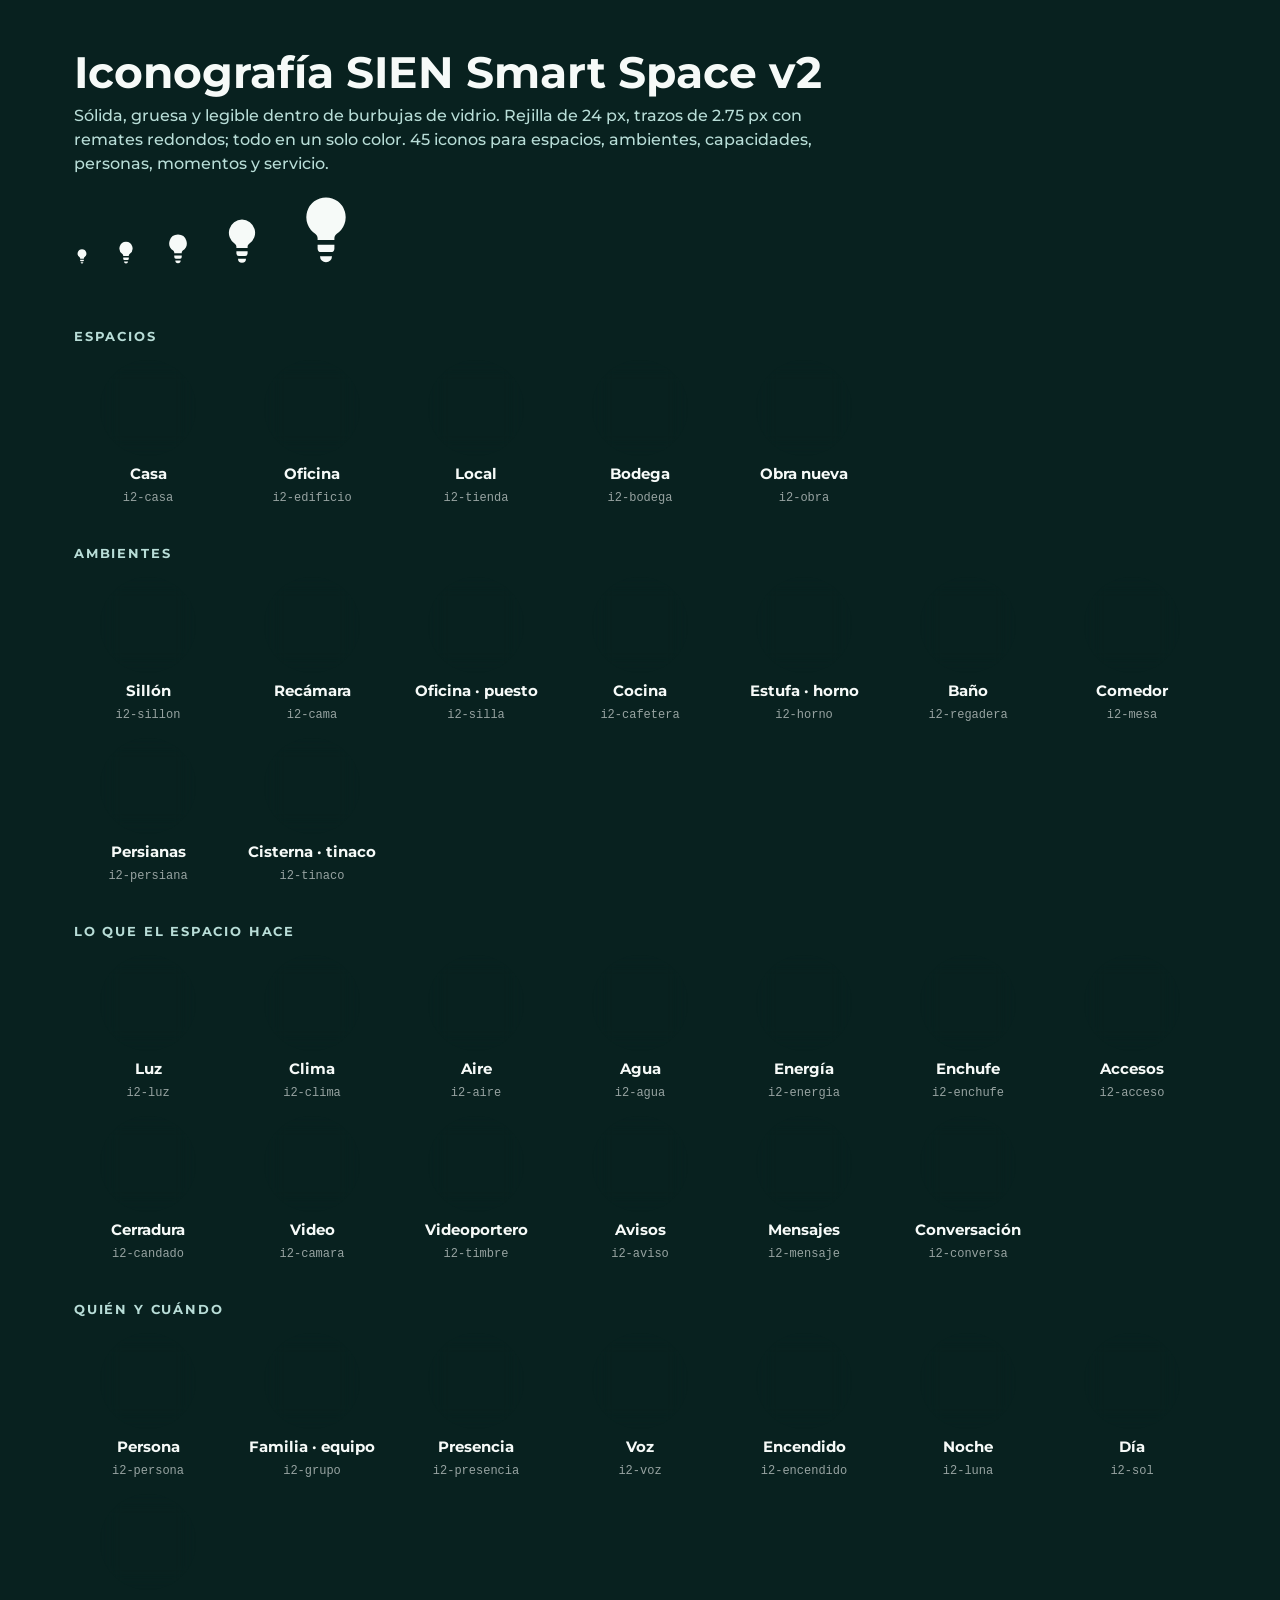
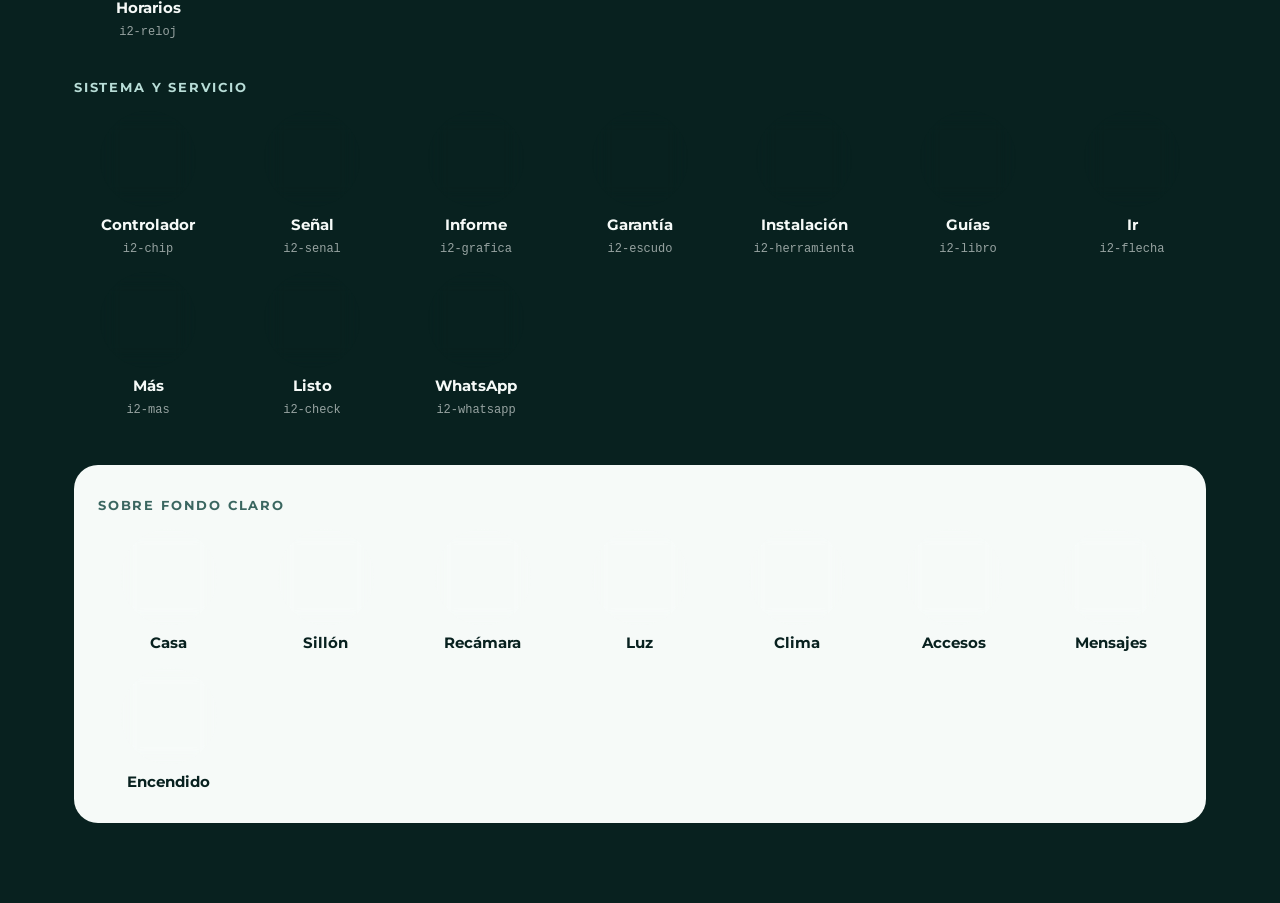
<file: iconografia.html>
<!DOCTYPE html><html lang="es"><head><meta charset="UTF-8"><meta name="viewport" content="width=device-width,initial-scale=1">
<title>Iconografía SIEN Smart Space v2</title>
<link rel="stylesheet" href="https://fonts.googleapis.com/css2?family=Montserrat:wght@500;700&display=swap">
<style>
:root{--tinta:#08211F;--tinta2:#112C2A;--mint:#B8DDD7;--ambar:#F2B35C;--papel:#F6FAF8}
*{box-sizing:border-box}body{margin:0;font-family:Montserrat,system-ui,sans-serif;background:var(--tinta);color:var(--papel)}
header{padding:48px 24px 8px;max-width:1180px;margin:0 auto}header h1{font-size:clamp(28px,4vw,44px);margin:0 0 8px;line-height:1.1}header p{margin:0;color:var(--mint);font-weight:500;max-width:70ch;line-height:1.5}
main{max-width:1180px;margin:0 auto;padding:16px 24px 80px}
section{margin-top:40px}h2{font-size:13px;letter-spacing:.14em;text-transform:uppercase;color:var(--mint);font-weight:700;margin:0 0 16px}
ul{list-style:none;margin:0;padding:0;display:grid;gap:16px;grid-template-columns:repeat(auto-fill,minmax(132px,1fr))}
li{display:grid;justify-items:center;gap:8px;text-align:center}
.bur{width:96px;height:96px;border-radius:50%;display:grid;place-items:center;background:rgba(246,250,248,.10);border:1px solid rgba(246,250,248,.35);box-shadow:inset 0 1px 0 rgba(246,250,248,.22),0 10px 30px -12px rgba(0,0,0,.6);backdrop-filter:blur(10px);transition:.3s}
.bur svg{width:50px;height:50px;fill:currentColor;color:var(--mint)}
li:hover .bur{border-color:var(--ambar);box-shadow:0 0 0 1px rgba(242,179,92,.5),0 0 22px rgba(242,179,92,.3)}li:hover .bur svg{color:var(--ambar)}
b{font-size:15px;font-weight:700}small{font-size:12px;color:rgba(246,250,248,.6);font-family:ui-monospace,monospace}
.claro{background:var(--papel);color:var(--tinta);border-radius:24px;padding:32px 24px;margin-top:48px}.claro h2{color:#3A6660}.claro .bur{background:#fff;border-color:#D3DFDE;box-shadow:0 10px 30px -14px rgba(8,33,31,.25)}.claro .bur svg{color:#4F7F79}.claro small{color:#566B67}
.tamanos{display:flex;gap:24px;align-items:end;flex-wrap:wrap;margin-top:16px}.tamanos svg{fill:var(--mint);display:block}
</style></head><body>
<svg xmlns="http://www.w3.org/2000/svg" width="0" height="0" style="position:absolute" aria-hidden="true" focusable="false"><defs>
<symbol id="i2-casa" viewBox="0 0 24 24"><path fill="currentColor" d="M12 2.6 2.8 10.4a1.2 1.2 0 0 0 .8 2.1H5v7.3A1.9 1.9 0 0 0 6.9 21.7h3.1v-5.2a2 2 0 0 1 4 0v5.2h3.1a1.9 1.9 0 0 0 1.9-1.9v-7.3h1.4a1.2 1.2 0 0 0 .8-2.1z"/></symbol>
<symbol id="i2-edificio" viewBox="0 0 24 24"><path fill="currentColor" fill-rule="evenodd" d="M4.5 21.5V4a1.6 1.6 0 0 1 1.6-1.6h7.8A1.6 1.6 0 0 1 15.5 4v4h3A1.5 1.5 0 0 1 20 9.5v12zM7.6 6v2.4h2.4V6zm0 4.6V13h2.4v-2.4zm4-4.6v2.4H14V6zm0 4.6V13H14v-2.4zM7.6 15.2v2.4h2.4v-2.4zm4 0v2.4H14v-2.4zm4.2-3.3v2.3h2.3v-2.3zm0 4v2.3h2.3v-2.3z"/></symbol>
<symbol id="i2-tienda" viewBox="0 0 24 24"><path fill="currentColor" fill-rule="evenodd" d="M3.2 4.2h17.6l1.3 4.3a3.3 3.3 0 0 1-2.1 3.9v8.1a1.3 1.3 0 0 1-1.3 1.3H5.3A1.3 1.3 0 0 1 4 20.5v-8.1a3.3 3.3 0 0 1-2.1-3.9zM7 13.5v5.3h4.2v-5.3zm6.6 0v5.3H17v-5.3z"/></symbol>
<symbol id="i2-bodega" viewBox="0 0 24 24"><path fill="currentColor" fill-rule="evenodd" d="M2.5 9.2 12 3.4l9.5 5.8v12.3H2.5zM6 12.6v6h3.2v-3h2.3v3h1.6v-3h2.3v3H18v-6z"/></symbol>
<symbol id="i2-obra" viewBox="0 0 24 24"><path fill="currentColor" d="M2.5 19.5h19v2.5h-19zM5 17.5V9.6l7-5.6 7 5.6v7.9h-4.4v-5H9.4v5z"/></symbol>
<symbol id="i2-sillon" viewBox="0 0 24 24"><path fill="currentColor" fill-rule="evenodd" d="M5.5 5.5h13a2.5 2.5 0 0 1 2.5 2.5v1.3a2.7 2.7 0 0 0-2.1 2.6V14H5.1v-2.1A2.7 2.7 0 0 0 3 9.3V8a2.5 2.5 0 0 1 2.5-2.5zM1.6 11.9a1.5 1.5 0 0 1 1.5-1.5h.4a1.5 1.5 0 0 1 1.5 1.5v3.3h14v-3.3a1.5 1.5 0 0 1 1.5-1.5h.4a1.5 1.5 0 0 1 1.5 1.5v5.4a1.6 1.6 0 0 1-1.6 1.6h-.4v1.3a1 1 0 0 1-2 0v-1.3H5.6v1.3a1 1 0 0 1-2 0v-1.3h-.4a1.6 1.6 0 0 1-1.6-1.6z"/></symbol>
<symbol id="i2-cama" viewBox="0 0 24 24"><path fill="currentColor" fill-rule="evenodd" d="M2.5 5.2a1.3 1.3 0 0 1 2.6 0v4.6h5.4V8.2a1.7 1.7 0 0 1 1.7-1.7h6.1a3.2 3.2 0 0 1 3.2 3.2v9.6a1.3 1.3 0 0 1-2.6 0v-2.1H5.1v2.1a1.3 1.3 0 0 1-2.6 0zM6 7.2a2 2 0 1 1 0 4 2 2 0 0 1 0-4z"/></symbol>
<symbol id="i2-silla" viewBox="0 0 24 24"><path fill="currentColor" d="M8 2.2h8a2 2 0 0 1 2 2v5.6a2 2 0 0 1-2 2H8a2 2 0 0 1-2-2V4.2a2 2 0 0 1 2-2zM4.6 12.6h14.8a1.4 1.4 0 0 1 0 2.8h-6v2.2h3.8a1.2 1.2 0 0 1 0 2.4h-3.8v1a1.4 1.4 0 0 1-2.8 0v-1H6.8a1.2 1.2 0 0 1 0-2.4h3.8v-2.2h-6a1.4 1.4 0 0 1 0-2.8z"/></symbol>
<symbol id="i2-cafetera" viewBox="0 0 24 24"><path fill="currentColor" fill-rule="evenodd" d="M3.6 8.4h12.2a1.2 1.2 0 0 1 1.2 1.2v.6h1.6a3.2 3.2 0 0 1 0 6.4h-1.9a6.2 6.2 0 0 1-5.9 4.2H8.4a6.2 6.2 0 0 1-6-6.4V9.6a1.2 1.2 0 0 1 1.2-1.2zm13.4 4.2v2h1.6a1 1 0 0 0 0-2z"/><path fill="none" stroke="currentColor" stroke-width="2.75" stroke-linecap="round" stroke-linejoin="round" d="M7.4 2.2c-1 1.2-1 2.3 0 3.5M10.9 2.2c-1 1.2-1 2.3 0 3.5M14.4 2.2c-1 1.2-1 2.3 0 3.5"/></symbol>
<symbol id="i2-horno" viewBox="0 0 24 24"><path fill="currentColor" fill-rule="evenodd" d="M3 4.5A1.5 1.5 0 0 1 4.5 3h15A1.5 1.5 0 0 1 21 4.5v15a1.5 1.5 0 0 1-1.5 1.5h-15A1.5 1.5 0 0 1 3 19.5zM6.2 5.6a1.2 1.2 0 1 0 0 2.4 1.2 1.2 0 0 0 0-2.4zm3.8 0a1.2 1.2 0 1 0 0 2.4 1.2 1.2 0 0 0 0-2.4zm3.8 0a1.2 1.2 0 1 0 0 2.4 1.2 1.2 0 0 0 0-2.4zM5.8 10.2v8h12.4v-8z"/></symbol>
<symbol id="i2-regadera" viewBox="0 0 24 24"><path fill="currentColor" d="M12 4.4a7 7 0 0 0-7 7v.4a1.3 1.3 0 0 0 1.3 1.3h11.4a1.3 1.3 0 0 0 1.3-1.3v-.4a7 7 0 0 0-7-7zm0-3a1.4 1.4 0 0 1 1.4 1.4v1.6h-2.8V2.8A1.4 1.4 0 0 1 12 1.4zM2.8 6.2a1.4 1.4 0 0 1 1.4-1.4h1.3a1.4 1.4 0 0 1 0 2.8H4.2a1.4 1.4 0 0 1-1.4-1.4zM7.2 15.6a1.5 1.5 0 0 1 3 0v3a1.5 1.5 0 0 1-3 0zm3.3 0a1.5 1.5 0 0 1 3 0v5.6a1.5 1.5 0 0 1-3 0zm3.3 0a1.5 1.5 0 0 1 3 0v3a1.5 1.5 0 0 1-3 0z"/></symbol>
<symbol id="i2-persiana" viewBox="0 0 24 24"><path fill="currentColor" d="M3 3.5A1.5 1.5 0 0 1 4.5 2h15A1.5 1.5 0 0 1 21 3.5V5H3zM3 6.6h18v2.6H3zm0 4.2h18v2.6H3zm0 4.2h18v2.6H3zm7.3 4.2h3.4v1.4a1.7 1.7 0 0 1-3.4 0z"/></symbol>
<symbol id="i2-mesa" viewBox="0 0 24 24"><path fill="currentColor" d="M2 6.6A1.6 1.6 0 0 1 3.6 5h16.8a1.6 1.6 0 0 1 0 3.2H19v10.3a1.5 1.5 0 0 1-3 0V14H8v4.5a1.5 1.5 0 0 1-3 0V8.2H3.6A1.6 1.6 0 0 1 2 6.6zM8 8.2V11h8V8.2z"/></symbol>
<symbol id="i2-luz" viewBox="0 0 24 24"><path fill="currentColor" d="M12 1.8a6.6 6.6 0 0 0-3.6 12.1c.5.4.8.9.8 1.5v.6h5.6v-.6c0-.6.3-1.1.8-1.5A6.6 6.6 0 0 0 12 1.8zM9.2 17.6h5.6v1.2a1.2 1.2 0 0 1-1.2 1.2H10.4a1.2 1.2 0 0 1-1.2-1.2zM10 21.4h4a2 2 0 0 1-4 0z"/></symbol>
<symbol id="i2-clima" viewBox="0 0 24 24"><path fill="currentColor" fill-rule="evenodd" d="M12 1.8A3.4 3.4 0 0 0 8.6 5.2v7.5a5.4 5.4 0 1 0 6.8 0V5.2A3.4 3.4 0 0 0 12 1.8zm0 2.6a.8.8 0 0 1 .8.8v8.9l.6.4a2.8 2.8 0 1 1-2.8 0l.6-.4V5.2a.8.8 0 0 1 .8-.8z"/></symbol>
<symbol id="i2-aire" viewBox="0 0 24 24"><path fill="none" stroke="currentColor" stroke-width="2.75" stroke-linecap="round" stroke-linejoin="round" d="M3 8.3h11.2a2.6 2.6 0 1 0-2.6-2.6M3 12.5h15.4a2.8 2.8 0 1 1-2.8 2.8M3 16.7h7.6a2.3 2.3 0 1 1-2.3 2.3"/></symbol>
<symbol id="i2-agua" viewBox="0 0 24 24"><path fill="currentColor" d="M12 1.9s7.4 7.6 7.4 13A7.4 7.4 0 0 1 4.6 14.9C4.6 9.5 12 1.9 12 1.9zm-3.2 12.6a1.1 1.1 0 0 0-2.2 0 5.5 5.5 0 0 0 3.6 5.1 1.1 1.1 0 1 0 .8-2 3.3 3.3 0 0 1-2.2-3.1z"/></symbol>
<symbol id="i2-energia" viewBox="0 0 24 24"><path fill="currentColor" d="M13.6 1.7a1 1 0 0 1 1.8.7l-1 7.1h4.3a1 1 0 0 1 .8 1.6L10.4 22.3a1 1 0 0 1-1.8-.7l1-7.1H5.3a1 1 0 0 1-.8-1.6z"/></symbol>
<symbol id="i2-enchufe" viewBox="0 0 24 24"><path fill="currentColor" fill-rule="evenodd" d="M8.1 2a1.3 1.3 0 0 1 1.3 1.3v3.9h5.2V3.3a1.3 1.3 0 0 1 2.6 0v3.9h1.4a1.2 1.2 0 0 1 1.2 1.2v2.4a7.8 7.8 0 0 1-6.5 7.7v2.2a1.3 1.3 0 0 1-2.6 0v-2.2a7.8 7.8 0 0 1-6.5-7.7V8.4a1.2 1.2 0 0 1 1.2-1.2h1.4V3.3A1.3 1.3 0 0 1 8.1 2z"/></symbol>
<symbol id="i2-acceso" viewBox="0 0 24 24"><path fill="currentColor" fill-rule="evenodd" d="M5 2.5h14a1.5 1.5 0 0 1 1.5 1.5v16a1.5 1.5 0 0 1-1.5 1.5H5A1.5 1.5 0 0 1 3.5 20V4A1.5 1.5 0 0 1 5 2.5zm9.6 8a1.6 1.6 0 1 0 0 3.2 1.6 1.6 0 0 0 0-3.2z"/></symbol>
<symbol id="i2-candado" viewBox="0 0 24 24"><path fill="currentColor" fill-rule="evenodd" d="M12 1.8a5.2 5.2 0 0 0-5.2 5.2v2.4H6.2A2.2 2.2 0 0 0 4 11.6v8.2A2.2 2.2 0 0 0 6.2 22h11.6a2.2 2.2 0 0 0 2.2-2.2v-8.2a2.2 2.2 0 0 0-2.2-2.2h-.6V7A5.2 5.2 0 0 0 12 1.8zm0 2.7A2.5 2.5 0 0 1 14.5 7v2.4h-5V7A2.5 2.5 0 0 1 12 4.5zm0 8.4a2 2 0 0 0-1 3.7v1.4a1 1 0 0 0 2 0v-1.4a2 2 0 0 0-1-3.7z"/></symbol>
<symbol id="i2-camara" viewBox="0 0 24 24"><path fill="currentColor" fill-rule="evenodd" d="M8.9 3.5a1.3 1.3 0 0 1 1-.5h4.2a1.3 1.3 0 0 1 1 .5l1.5 2h3.3a2 2 0 0 1 2 2v10.5a2 2 0 0 1-2 2H4.1a2 2 0 0 1-2-2V7.5a2 2 0 0 1 2-2h3.3zM12 8.3a4.3 4.3 0 1 0 0 8.6 4.3 4.3 0 0 0 0-8.6zm0 2.5a1.8 1.8 0 1 1 0 3.6 1.8 1.8 0 0 1 0-3.6z"/></symbol>
<symbol id="i2-timbre" viewBox="0 0 24 24"><path fill="currentColor" fill-rule="evenodd" d="M7.5 1.8h9a2.2 2.2 0 0 1 2.2 2.2v16a2.2 2.2 0 0 1-2.2 2.2h-9A2.2 2.2 0 0 1 5.3 20V4a2.2 2.2 0 0 1 2.2-2.2zM12 5a2.6 2.6 0 1 0 0 5.2A2.6 2.6 0 0 0 12 5zm0 8.6a2.4 2.4 0 1 0 0 4.8 2.4 2.4 0 0 0 0-4.8z"/></symbol>
<symbol id="i2-aviso" viewBox="0 0 24 24"><path fill="currentColor" d="M12 1.6a1.6 1.6 0 0 1 1.6 1.6v.6a6.4 6.4 0 0 1 4.8 6.2v4.6l1.7 2.4a1 1 0 0 1-.8 1.6H4.7a1 1 0 0 1-.8-1.6l1.7-2.4V10a6.4 6.4 0 0 1 4.8-6.2v-.6A1.6 1.6 0 0 1 12 1.6zM9.6 20h4.8a2.4 2.4 0 0 1-4.8 0z"/></symbol>
<symbol id="i2-mensaje" viewBox="0 0 24 24"><path fill="currentColor" d="M4.3 3h15.4A2.3 2.3 0 0 1 22 5.3v9.4a2.3 2.3 0 0 1-2.3 2.3h-7.3l-4.6 3.9a1 1 0 0 1-1.6-.8V17H4.3A2.3 2.3 0 0 1 2 14.7V5.3A2.3 2.3 0 0 1 4.3 3zm3 5.4a1.3 1.3 0 1 0 0 2.6 1.3 1.3 0 0 0 0-2.6zm4.7 0a1.3 1.3 0 1 0 0 2.6 1.3 1.3 0 0 0 0-2.6zm4.7 0a1.3 1.3 0 1 0 0 2.6 1.3 1.3 0 0 0 0-2.6z"/></symbol>
<symbol id="i2-conversa" viewBox="0 0 24 24"><path fill="currentColor" d="M3.8 2.5h9.4A1.8 1.8 0 0 1 15 4.3v6a1.8 1.8 0 0 1-1.8 1.8H8.4l-3.1 2.6a.9.9 0 0 1-1.5-.7v-1.9h0A1.8 1.8 0 0 1 2 10.3v-6a1.8 1.8 0 0 1 1.8-1.8zm13.2 5.7h3.2A1.8 1.8 0 0 1 22 10v6a1.8 1.8 0 0 1-1.8 1.8h0v1.9a.9.9 0 0 1-1.5.7l-3.1-2.6H10.6A1.8 1.8 0 0 1 8.8 16v-1.6h4.4a3.8 3.8 0 0 0 3.8-3.8z"/></symbol>
<symbol id="i2-persona" viewBox="0 0 24 24"><path fill="currentColor" d="M12 2.2a4.8 4.8 0 1 1 0 9.6 4.8 4.8 0 0 1 0-9.6zM3.5 20a8.5 8.5 0 0 1 17 0 1.5 1.5 0 0 1-1.5 1.5H5A1.5 1.5 0 0 1 3.5 20z"/></symbol>
<symbol id="i2-grupo" viewBox="0 0 24 24"><path fill="currentColor" d="M8.6 3.2a4 4 0 1 1 0 8 4 4 0 0 1 0-8zm7.6 1.2a3.3 3.3 0 1 1 0 6.6 3.3 3.3 0 0 1 0-6.6zM1.6 19.2a7 7 0 0 1 14 0 1.3 1.3 0 0 1-1.3 1.3H2.9a1.3 1.3 0 0 1-1.3-1.3zm15.2 1.3a8.9 8.9 0 0 0-2-6.3 5.6 5.6 0 0 1 7.6 5.2 1.1 1.1 0 0 1-1.1 1.1z"/></symbol>
<symbol id="i2-presencia" viewBox="0 0 24 24"><path fill="currentColor" d="M9 2.6a4.3 4.3 0 1 1 0 8.6 4.3 4.3 0 0 1 0-8.6zM1.5 20a7.5 7.5 0 0 1 15 0 1.4 1.4 0 0 1-1.4 1.4H2.9A1.4 1.4 0 0 1 1.5 20z"/><path fill="none" stroke="currentColor" stroke-width="2.75" stroke-linecap="round" stroke-linejoin="round" d="M17.2 4.3a4.8 4.8 0 0 1 0 6.4M19.9 2.1a8.2 8.2 0 0 1 0 10.8"/></symbol>
<symbol id="i2-voz" viewBox="0 0 24 24"><path fill="currentColor" d="M12 1.8a3.8 3.8 0 0 1 3.8 3.8v5.2a3.8 3.8 0 0 1-7.6 0V5.6A3.8 3.8 0 0 1 12 1.8z"/><path fill="none" stroke="currentColor" stroke-width="2.75" stroke-linecap="round" stroke-linejoin="round" d="M5.6 10.6a6.4 6.4 0 0 0 12.8 0M12 17v4m-3.6 0h7.2"/></symbol>
<symbol id="i2-encendido" viewBox="0 0 24 24"><path fill="none" stroke="currentColor" stroke-width="2.75" stroke-linecap="round" stroke-linejoin="round" d="M12 3.2v8.2M6.9 6.4a7.6 7.6 0 1 0 10.2 0"/></symbol>
<symbol id="i2-luna" viewBox="0 0 24 24"><path fill="currentColor" d="M13.6 2.2a1 1 0 0 1 1.1 1.4 7.4 7.4 0 0 0 7.1 10.6 1 1 0 0 1 .9 1.5A9.8 9.8 0 1 1 13.6 2.2z"/></symbol>
<symbol id="i2-sol" viewBox="0 0 24 24"><path fill="currentColor" d="M12 6.8a5.2 5.2 0 1 1 0 10.4 5.2 5.2 0 0 1 0-10.4z"/><path fill="none" stroke="currentColor" stroke-width="2.75" stroke-linecap="round" stroke-linejoin="round" d="M12 1.8v2.3M12 19.9v2.3M1.8 12h2.3M19.9 12h2.3M4.8 4.8l1.6 1.6M17.6 17.6l1.6 1.6M4.8 19.2l1.6-1.6M17.6 6.4l1.6-1.6"/></symbol>
<symbol id="i2-reloj" viewBox="0 0 24 24"><path fill="currentColor" fill-rule="evenodd" d="M12 1.8a10.2 10.2 0 1 1 0 20.4 10.2 10.2 0 0 1 0-20.4zm0 4.4a1.2 1.2 0 0 0-1.2 1.2v5.1a1.2 1.2 0 0 0 .5 1l3.4 2.4a1.2 1.2 0 0 0 1.4-2l-2.9-2V7.4A1.2 1.2 0 0 0 12 6.2z"/></symbol>
<symbol id="i2-grafica" viewBox="0 0 24 24"><path fill="currentColor" d="M3 3.2a1.3 1.3 0 0 1 2.6 0v15.2h15.2a1.3 1.3 0 0 1 0 2.6H4.3A1.3 1.3 0 0 1 3 19.7zM7.4 12.3a1.5 1.5 0 0 1 3 0v3.4a1.5 1.5 0 0 1-3 0zm4.6-4a1.5 1.5 0 0 1 3 0v7.4a1.5 1.5 0 0 1-3 0zm4.6 2.4a1.5 1.5 0 0 1 3 0v5a1.5 1.5 0 0 1-3 0z"/></symbol>
<symbol id="i2-chip" viewBox="0 0 24 24"><path fill="currentColor" fill-rule="evenodd" d="M8.4 1.8a1.1 1.1 0 0 1 1.1 1.1v1.5h1.4V2.9a1.1 1.1 0 0 1 2.2 0v1.5h1.4V2.9a1.1 1.1 0 0 1 2.2 0v1.5a2.6 2.6 0 0 1 2.6 2.6h1.5a1.1 1.1 0 0 1 0 2.2h-1.5v1.4h1.5a1.1 1.1 0 0 1 0 2.2h-1.5v1.4h1.5a1.1 1.1 0 0 1 0 2.2h-1.5a2.6 2.6 0 0 1-2.6 2.6v1.5a1.1 1.1 0 0 1-2.2 0v-1.5h-1.4v1.5a1.1 1.1 0 0 1-2.2 0v-1.5H9.5v1.5a1.1 1.1 0 0 1-2.2 0v-1.5a2.6 2.6 0 0 1-2.6-2.6H3.2a1.1 1.1 0 0 1 0-2.2h1.5v-1.4H3.2a1.1 1.1 0 0 1 0-2.2h1.5V9.2H3.2a1.1 1.1 0 0 1 0-2.2h1.5a2.6 2.6 0 0 1 2.6-2.6V2.9a1.1 1.1 0 0 1 1.1-1.1zM9 9v6h6V9z"/></symbol>
<symbol id="i2-senal" viewBox="0 0 24 24"><path fill="currentColor" d="M12 16.6a2.3 2.3 0 1 1 0 4.6 2.3 2.3 0 0 1 0-4.6z"/><path fill="none" stroke="currentColor" stroke-width="2.75" stroke-linecap="round" stroke-linejoin="round" d="M7.6 13.6a6.2 6.2 0 0 1 8.8 0M4.3 10.3a10.9 10.9 0 0 1 15.4 0M1.6 6.8a14.7 14.7 0 0 1 20.8 0"/></symbol>
<symbol id="i2-escudo" viewBox="0 0 24 24"><path fill="currentColor" fill-rule="evenodd" d="M12 1.7l8.3 3.4v5.9c0 5.2-3.5 9.6-8.3 11.3C7.2 20.6 3.7 16.2 3.7 11V5.1zm3.9 7.4a1.2 1.2 0 0 0-1.7-1.7l-3.5 3.5-1.5-1.5a1.2 1.2 0 0 0-1.7 1.7l2.4 2.4a1.2 1.2 0 0 0 1.7 0z"/></symbol>
<symbol id="i2-herramienta" viewBox="0 0 24 24"><path fill="currentColor" d="M15.4 2.3a6 6 0 0 0-6.2 8.1l-6.6 6.6a2.4 2.4 0 0 0 3.4 3.4l6.6-6.6a6 6 0 0 0 8.1-6.2 1 1 0 0 0-1.7-.5l-2.6 2.6-2.5-.7-.7-2.5 2.6-2.6a1 1 0 0 0-.4-1.6z"/></symbol>
<symbol id="i2-libro" viewBox="0 0 24 24"><path fill="currentColor" d="M2.8 4.2A1.2 1.2 0 0 1 4 3h4.3a4.6 4.6 0 0 1 3.7 1.9A4.6 4.6 0 0 1 15.7 3H20a1.2 1.2 0 0 1 1.2 1.2v13.6A1.2 1.2 0 0 1 20 19h-4.3a3.4 3.4 0 0 0-2.7 1.3 1.3 1.3 0 0 1-2 0A3.4 3.4 0 0 0 8.3 19H4a1.2 1.2 0 0 1-1.2-1.2z"/></symbol>
<symbol id="i2-mas" viewBox="0 0 24 24"><path fill="none" stroke="currentColor" stroke-width="2.75" stroke-linecap="round" stroke-linejoin="round" d="M12 5v14M5 12h14"/></symbol>
<symbol id="i2-tinaco" viewBox="0 0 24 24"><path fill="currentColor" fill-rule="evenodd" d="M4 4.2A2.2 2.2 0 0 1 6.2 2h11.6A2.2 2.2 0 0 1 20 4.2v15.6a2.2 2.2 0 0 1-2.2 2.2H6.2A2.2 2.2 0 0 1 4 19.8zM6.8 11.6v7.2h10.4v-7.2c-1.7 1.3-3.5 1.3-5.2 0-1.7 1.3-3.5 1.3-5.2 0z"/></symbol>
<symbol id="i2-flecha" viewBox="0 0 24 24"><path fill="none" stroke="currentColor" stroke-width="2.75" stroke-linecap="round" stroke-linejoin="round" d="M5 19 19 5M8.6 5H19v10.4"/></symbol>
<symbol id="i2-check" viewBox="0 0 24 24"><path fill="none" stroke="currentColor" stroke-width="2.75" stroke-linecap="round" stroke-linejoin="round" d="m4.5 12.6 4.6 4.6L19.5 6.8"/></symbol>
<symbol id="i2-whatsapp" viewBox="0 0 24 24"><path fill="currentColor" fill-rule="evenodd" d="M12 2a10 10 0 0 0-8.6 15.1L2 22l5-1.3A10 10 0 1 0 12 2zm0 2.2a7.8 7.8 0 1 1-4 14.5l-.3-.2-2.6.7.7-2.5-.2-.3A7.8 7.8 0 0 1 12 4.2z"/><path fill="currentColor" transform="translate(12.2 12.2) scale(.85) translate(-13.05 -13.04)" d="M8.9 7.6c-.2 0-.5 0-.7.3-.3.3-1 1-1 2.4s1 2.8 1.2 3c.1.2 2 3.2 5 4.4 2.4 1 2.9.8 3.4.7.5 0 1.7-.7 1.9-1.4.2-.7.2-1.2.2-1.4l-.5-.3-1.8-.9c-.3-.1-.4-.1-.6.1l-.8 1c-.2.2-.3.2-.6.1a6.4 6.4 0 0 1-3.2-2.8c-.2-.4.2-.4.6-1.2.1-.2 0-.4 0-.5l-.9-2c-.2-.5-.4-.5-.6-.5h-.6z"/></symbol>
</defs></svg>
<header><h1>Iconografía SIEN Smart Space v2</h1><p>Sólida, gruesa y legible dentro de burbujas de vidrio. Rejilla de 24 px, trazos de 2.75 px con remates redondos; todo en un solo color. 45 iconos para espacios, ambientes, capacidades, personas, momentos y servicio.</p>
<div class="tamanos"><svg width="16" height="16"><use href="#i2-luz"/></svg><svg width="24" height="24"><use href="#i2-luz"/></svg><svg width="32" height="32"><use href="#i2-luz"/></svg><svg width="48" height="48"><use href="#i2-luz"/></svg><svg width="72" height="72"><use href="#i2-luz"/></svg></div></header>
<main><section><h2>Espacios</h2><ul><li><span class="bur"><svg><use href="#i2-casa"/></svg></span><b>Casa</b><small>i2-casa</small></li><li><span class="bur"><svg><use href="#i2-edificio"/></svg></span><b>Oficina</b><small>i2-edificio</small></li><li><span class="bur"><svg><use href="#i2-tienda"/></svg></span><b>Local</b><small>i2-tienda</small></li><li><span class="bur"><svg><use href="#i2-bodega"/></svg></span><b>Bodega</b><small>i2-bodega</small></li><li><span class="bur"><svg><use href="#i2-obra"/></svg></span><b>Obra nueva</b><small>i2-obra</small></li></ul></section><section><h2>Ambientes</h2><ul><li><span class="bur"><svg><use href="#i2-sillon"/></svg></span><b>Sillón</b><small>i2-sillon</small></li><li><span class="bur"><svg><use href="#i2-cama"/></svg></span><b>Recámara</b><small>i2-cama</small></li><li><span class="bur"><svg><use href="#i2-silla"/></svg></span><b>Oficina · puesto</b><small>i2-silla</small></li><li><span class="bur"><svg><use href="#i2-cafetera"/></svg></span><b>Cocina</b><small>i2-cafetera</small></li><li><span class="bur"><svg><use href="#i2-horno"/></svg></span><b>Estufa · horno</b><small>i2-horno</small></li><li><span class="bur"><svg><use href="#i2-regadera"/></svg></span><b>Baño</b><small>i2-regadera</small></li><li><span class="bur"><svg><use href="#i2-mesa"/></svg></span><b>Comedor</b><small>i2-mesa</small></li><li><span class="bur"><svg><use href="#i2-persiana"/></svg></span><b>Persianas</b><small>i2-persiana</small></li><li><span class="bur"><svg><use href="#i2-tinaco"/></svg></span><b>Cisterna · tinaco</b><small>i2-tinaco</small></li></ul></section><section><h2>Lo que el espacio hace</h2><ul><li><span class="bur"><svg><use href="#i2-luz"/></svg></span><b>Luz</b><small>i2-luz</small></li><li><span class="bur"><svg><use href="#i2-clima"/></svg></span><b>Clima</b><small>i2-clima</small></li><li><span class="bur"><svg><use href="#i2-aire"/></svg></span><b>Aire</b><small>i2-aire</small></li><li><span class="bur"><svg><use href="#i2-agua"/></svg></span><b>Agua</b><small>i2-agua</small></li><li><span class="bur"><svg><use href="#i2-energia"/></svg></span><b>Energía</b><small>i2-energia</small></li><li><span class="bur"><svg><use href="#i2-enchufe"/></svg></span><b>Enchufe</b><small>i2-enchufe</small></li><li><span class="bur"><svg><use href="#i2-acceso"/></svg></span><b>Accesos</b><small>i2-acceso</small></li><li><span class="bur"><svg><use href="#i2-candado"/></svg></span><b>Cerradura</b><small>i2-candado</small></li><li><span class="bur"><svg><use href="#i2-camara"/></svg></span><b>Video</b><small>i2-camara</small></li><li><span class="bur"><svg><use href="#i2-timbre"/></svg></span><b>Videoportero</b><small>i2-timbre</small></li><li><span class="bur"><svg><use href="#i2-aviso"/></svg></span><b>Avisos</b><small>i2-aviso</small></li><li><span class="bur"><svg><use href="#i2-mensaje"/></svg></span><b>Mensajes</b><small>i2-mensaje</small></li><li><span class="bur"><svg><use href="#i2-conversa"/></svg></span><b>Conversación</b><small>i2-conversa</small></li></ul></section><section><h2>Quién y cuándo</h2><ul><li><span class="bur"><svg><use href="#i2-persona"/></svg></span><b>Persona</b><small>i2-persona</small></li><li><span class="bur"><svg><use href="#i2-grupo"/></svg></span><b>Familia · equipo</b><small>i2-grupo</small></li><li><span class="bur"><svg><use href="#i2-presencia"/></svg></span><b>Presencia</b><small>i2-presencia</small></li><li><span class="bur"><svg><use href="#i2-voz"/></svg></span><b>Voz</b><small>i2-voz</small></li><li><span class="bur"><svg><use href="#i2-encendido"/></svg></span><b>Encendido</b><small>i2-encendido</small></li><li><span class="bur"><svg><use href="#i2-luna"/></svg></span><b>Noche</b><small>i2-luna</small></li><li><span class="bur"><svg><use href="#i2-sol"/></svg></span><b>Día</b><small>i2-sol</small></li><li><span class="bur"><svg><use href="#i2-reloj"/></svg></span><b>Horarios</b><small>i2-reloj</small></li></ul></section><section><h2>Sistema y servicio</h2><ul><li><span class="bur"><svg><use href="#i2-chip"/></svg></span><b>Controlador</b><small>i2-chip</small></li><li><span class="bur"><svg><use href="#i2-senal"/></svg></span><b>Señal</b><small>i2-senal</small></li><li><span class="bur"><svg><use href="#i2-grafica"/></svg></span><b>Informe</b><small>i2-grafica</small></li><li><span class="bur"><svg><use href="#i2-escudo"/></svg></span><b>Garantía</b><small>i2-escudo</small></li><li><span class="bur"><svg><use href="#i2-herramienta"/></svg></span><b>Instalación</b><small>i2-herramienta</small></li><li><span class="bur"><svg><use href="#i2-libro"/></svg></span><b>Guías</b><small>i2-libro</small></li><li><span class="bur"><svg><use href="#i2-flecha"/></svg></span><b>Ir</b><small>i2-flecha</small></li><li><span class="bur"><svg><use href="#i2-mas"/></svg></span><b>Más</b><small>i2-mas</small></li><li><span class="bur"><svg><use href="#i2-check"/></svg></span><b>Listo</b><small>i2-check</small></li><li><span class="bur"><svg><use href="#i2-whatsapp"/></svg></span><b>WhatsApp</b><small>i2-whatsapp</small></li></ul></section>
<div class="claro"><h2>Sobre fondo claro</h2><ul><li><span class="bur"><svg><use href="#i2-casa"/></svg></span><b>Casa</b></li><li><span class="bur"><svg><use href="#i2-sillon"/></svg></span><b>Sillón</b></li><li><span class="bur"><svg><use href="#i2-cama"/></svg></span><b>Recámara</b></li><li><span class="bur"><svg><use href="#i2-luz"/></svg></span><b>Luz</b></li><li><span class="bur"><svg><use href="#i2-clima"/></svg></span><b>Clima</b></li><li><span class="bur"><svg><use href="#i2-acceso"/></svg></span><b>Accesos</b></li><li><span class="bur"><svg><use href="#i2-mensaje"/></svg></span><b>Mensajes</b></li><li><span class="bur"><svg><use href="#i2-encendido"/></svg></span><b>Encendido</b></li></ul></div>
</main></body></html>
</file>
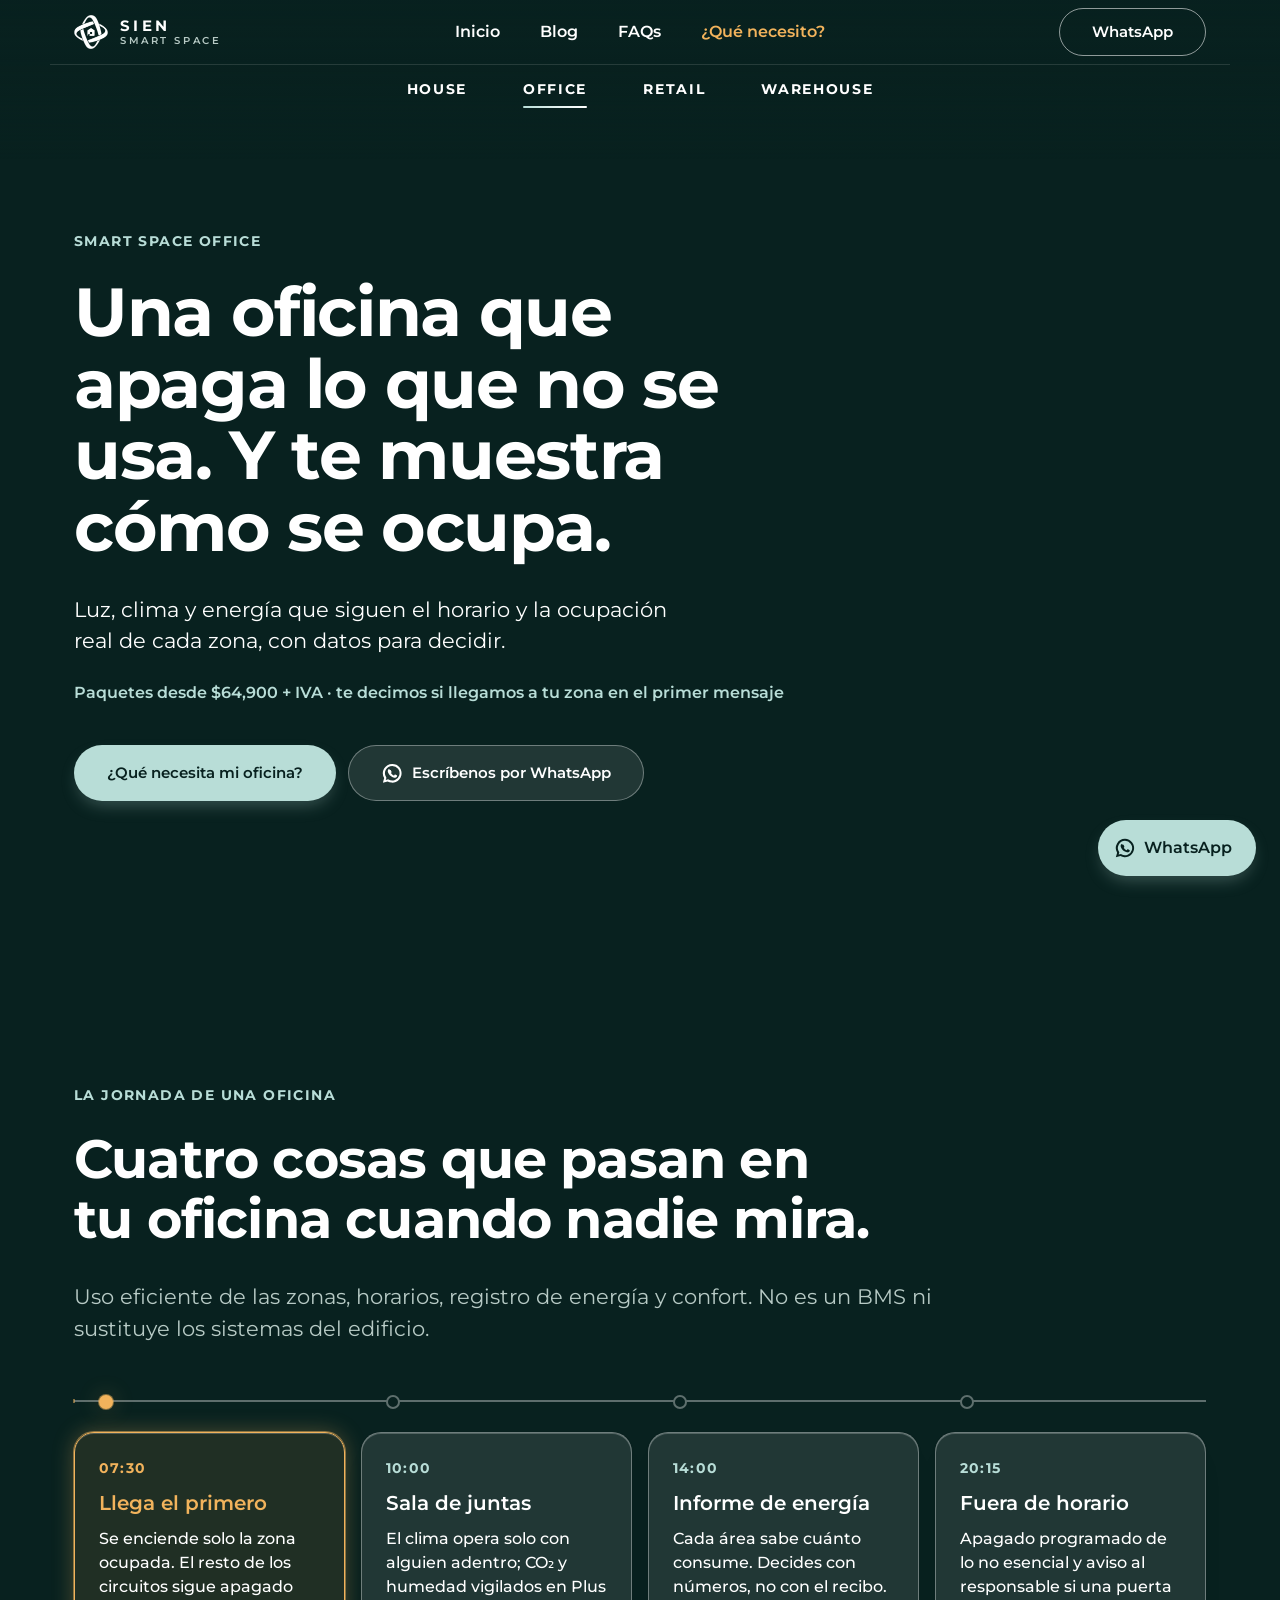
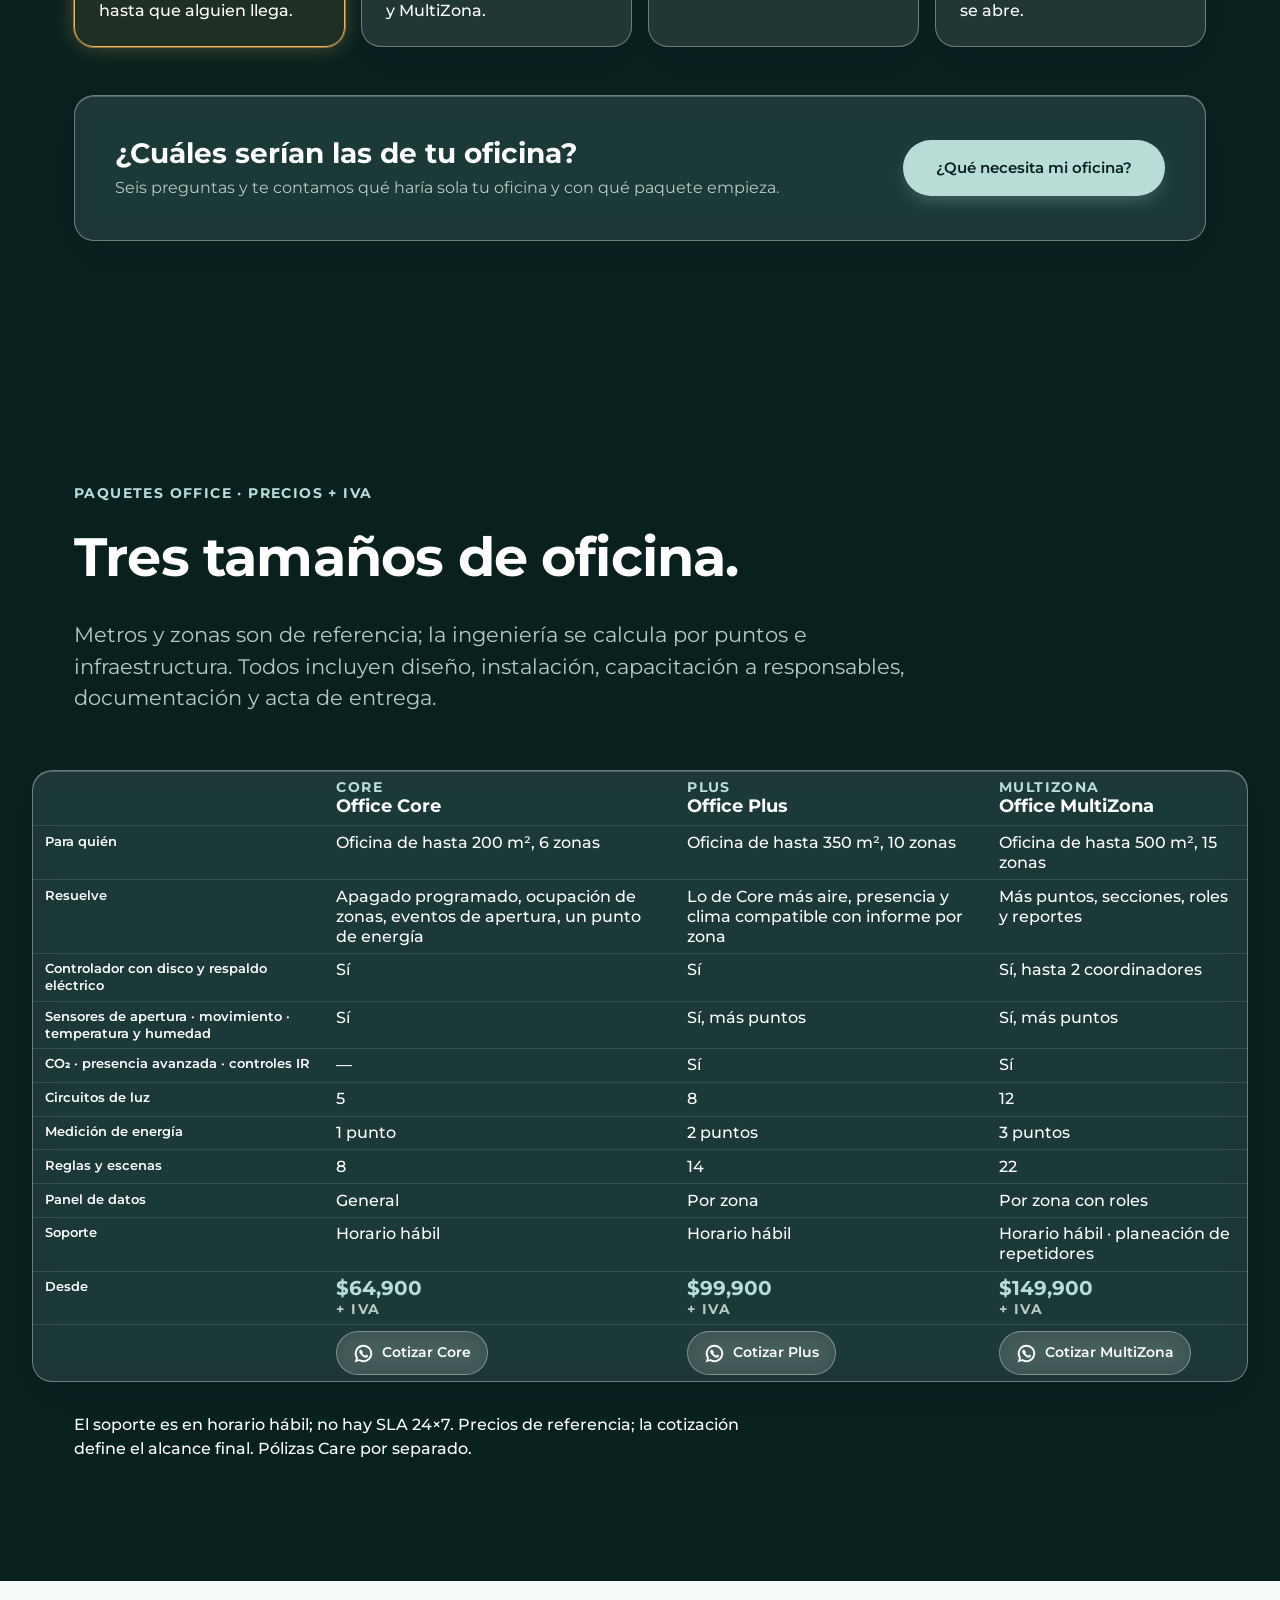
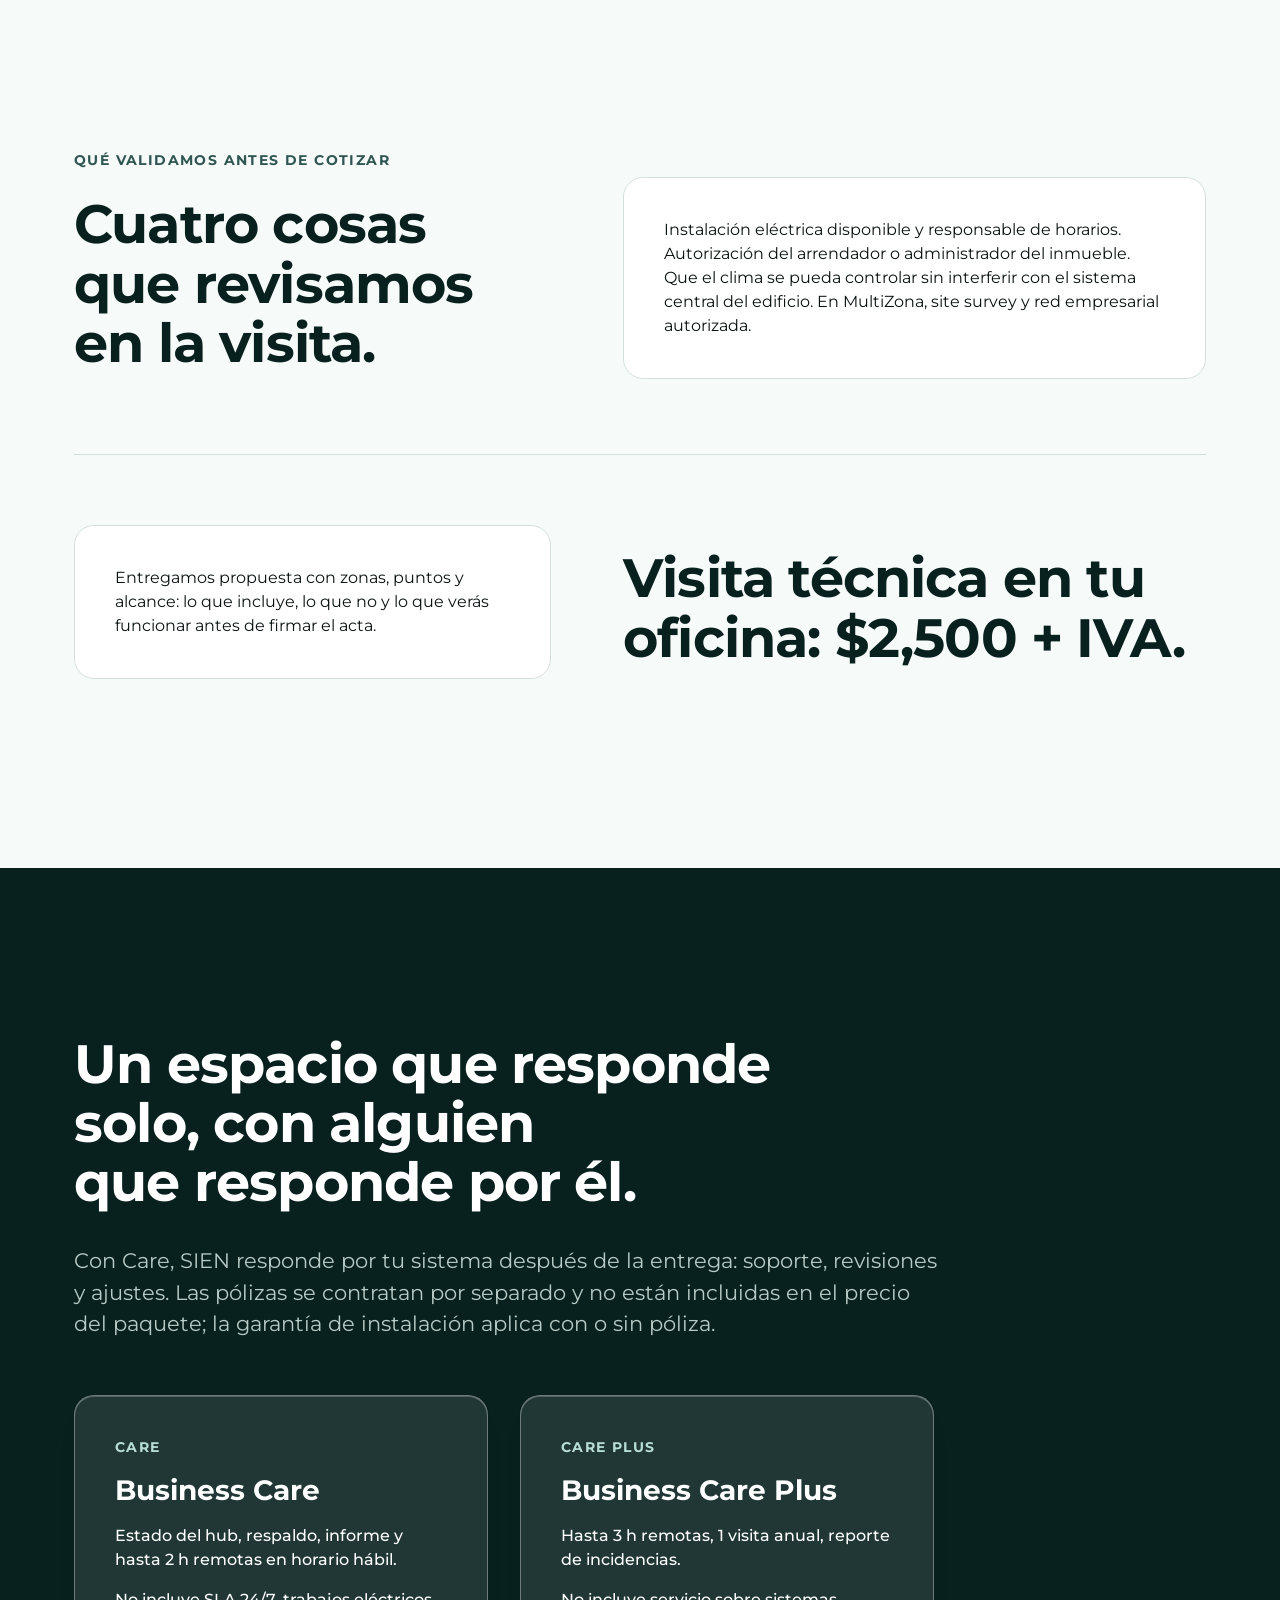
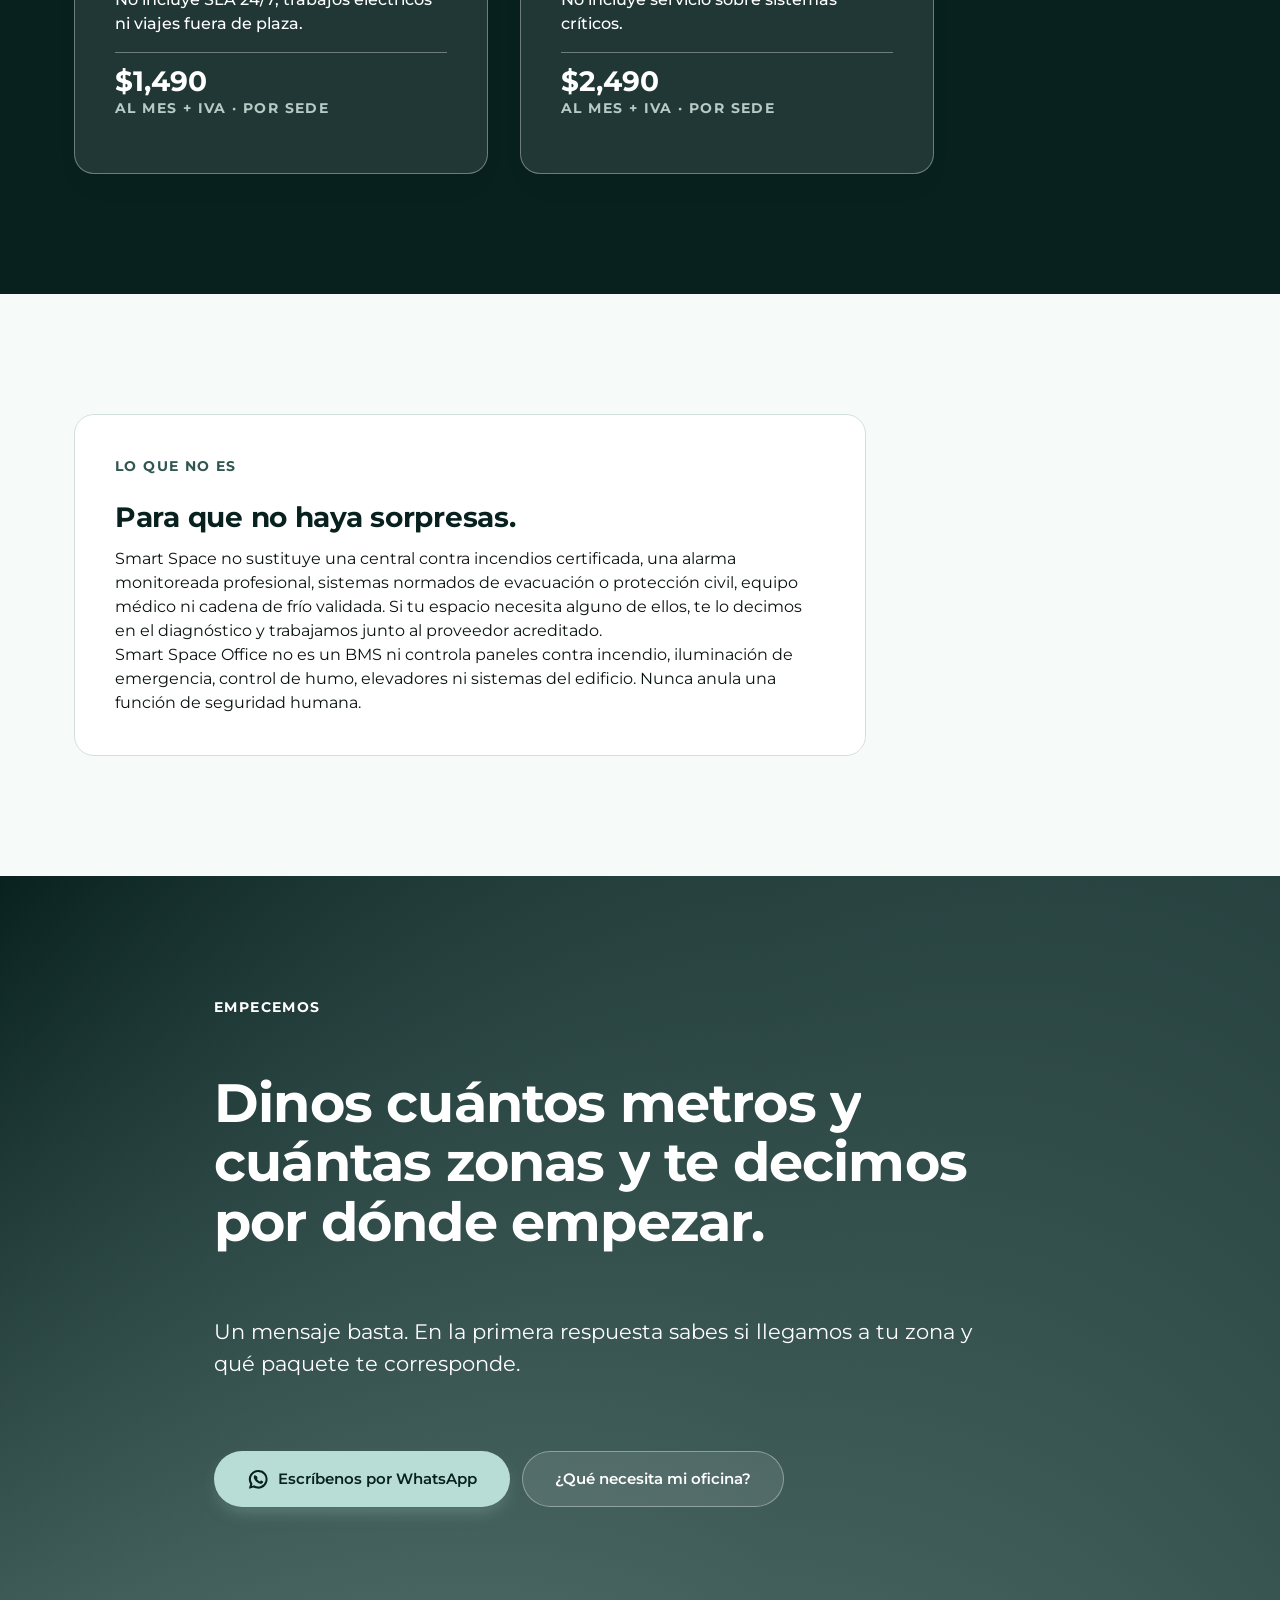
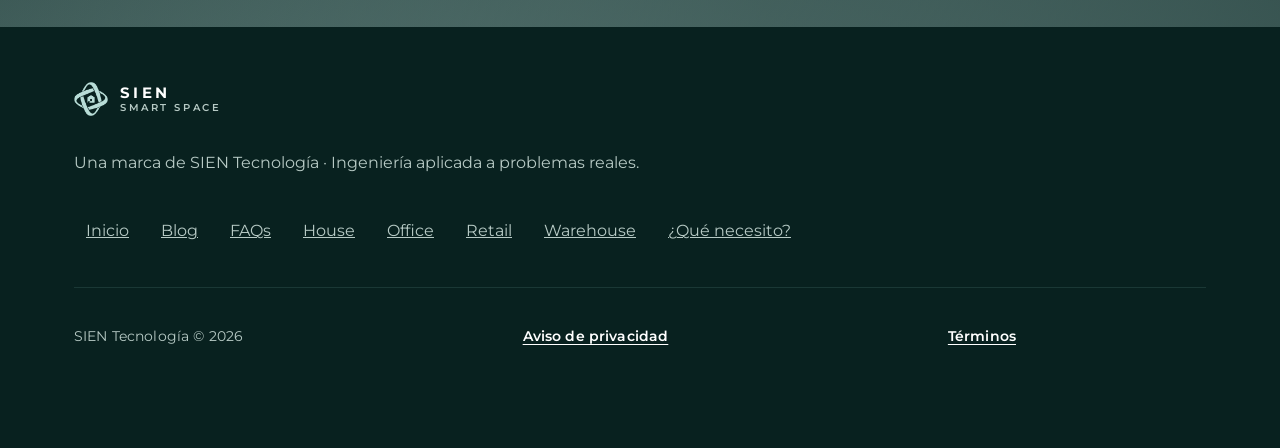
<file: office.html>
<!DOCTYPE html>
<html lang="es">
<head>
<meta charset="UTF-8">
<meta name="viewport" content="width=device-width, initial-scale=1">
<meta http-equiv="Content-Security-Policy" content="default-src 'self'; script-src 'self' https://www.googletagmanager.com https://www.google-analytics.com https://connect.facebook.net; style-src 'self' 'unsafe-inline' https://fonts.googleapis.com; font-src 'self' https://fonts.gstatic.com; img-src 'self' data: https://www.google-analytics.com https://www.googletagmanager.com https://www.facebook.com; connect-src 'self' https://*.google-analytics.com https://*.analytics.google.com https://stats.g.doubleclick.net https://www.googletagmanager.com https://www.facebook.com; frame-src https://www.googletagmanager.com; object-src 'none'; base-uri 'self'; form-action 'self'; upgrade-insecure-requests">
<title>Smart Space Office · Una oficina que apaga lo que no se usa</title>
<meta name="description" content="Luz, clima y energía que siguen el horario y la ocupación real de cada zona, con datos para decidir. Paquetes desde $64,900 + IVA.">
<meta name="robots" content="noindex">
<!-- SIEN Smart Space · sitio v2 · prototipo · noindex a propósito -->
<link rel="icon" href="assets/favicon.svg" type="image/svg+xml">
<link rel="icon" href="assets/favicon-32.png" sizes="32x32">
<link rel="apple-touch-icon" href="assets/favicon-180.png">


<link rel="preload" href="assets/fuentes/montserrat-latin.woff2" as="font" type="font/woff2" crossorigin>
<link rel="stylesheet" href="variables.css?v=20261106">
<link rel="stylesheet" href="sistema.css?v=20261106">
<link rel="stylesheet" href="sh.css?v=20261106">
<script src="interacciones.js?v=20261106" defer></script>
<script src="sh.js?v=20261106" defer></script>
<link rel="canonical" href="https://PENDIENTE-DOMINIO/office">
<meta property="og:type" content="website">
<meta property="og:site_name" content="SIEN Smart Space">
<meta property="og:locale" content="es_MX">
<meta property="og:title" content="Smart Space Office · Una oficina que apaga lo que no se usa">
<meta property="og:description" content="Luz, clima y energía que siguen el horario y la ocupación real de cada zona, con datos para decidir. Paquetes desde $64,900 + IVA.">
<meta property="og:image" content="assets/og-smart-space.jpg">
</head>
<body>
<a class="salto" href="#contenido">Saltar al contenido</a>
<svg xmlns="http://www.w3.org/2000/svg" width="0" height="0" style="position:absolute" aria-hidden="true" focusable="false"><defs>
<symbol id="i2-casa" viewBox="0 0 24 24"><path fill="currentColor" d="M12 2.6 2.8 10.4a1.2 1.2 0 0 0 .8 2.1H5v7.3A1.9 1.9 0 0 0 6.9 21.7h3.1v-5.2a2 2 0 0 1 4 0v5.2h3.1a1.9 1.9 0 0 0 1.9-1.9v-7.3h1.4a1.2 1.2 0 0 0 .8-2.1z"/></symbol>
<symbol id="i2-edificio" viewBox="0 0 24 24"><path fill="currentColor" fill-rule="evenodd" d="M4.5 21.5V4a1.6 1.6 0 0 1 1.6-1.6h7.8A1.6 1.6 0 0 1 15.5 4v4h3A1.5 1.5 0 0 1 20 9.5v12zM7.6 6v2.4h2.4V6zm0 4.6V13h2.4v-2.4zm4-4.6v2.4H14V6zm0 4.6V13H14v-2.4zM7.6 15.2v2.4h2.4v-2.4zm4 0v2.4H14v-2.4zm4.2-3.3v2.3h2.3v-2.3zm0 4v2.3h2.3v-2.3z"/></symbol>
<symbol id="i2-tienda" viewBox="0 0 24 24"><path fill="currentColor" fill-rule="evenodd" d="M3.2 4.2h17.6l1.3 4.3a3.3 3.3 0 0 1-2.1 3.9v8.1a1.3 1.3 0 0 1-1.3 1.3H5.3A1.3 1.3 0 0 1 4 20.5v-8.1a3.3 3.3 0 0 1-2.1-3.9zM7 13.5v5.3h4.2v-5.3zm6.6 0v5.3H17v-5.3z"/></symbol>
<symbol id="i2-bodega" viewBox="0 0 24 24"><path fill="currentColor" fill-rule="evenodd" d="M2.5 9.2 12 3.4l9.5 5.8v12.3H2.5zM6 12.6v6h3.2v-3h2.3v3h1.6v-3h2.3v3H18v-6z"/></symbol>
<symbol id="i2-obra" viewBox="0 0 24 24"><path fill="currentColor" d="M2.5 19.5h19v2.5h-19zM5 17.5V9.6l7-5.6 7 5.6v7.9h-4.4v-5H9.4v5z"/></symbol>
<symbol id="i2-sillon" viewBox="0 0 24 24"><path fill="currentColor" fill-rule="evenodd" d="M5.5 5.5h13a2.5 2.5 0 0 1 2.5 2.5v1.3a2.7 2.7 0 0 0-2.1 2.6V14H5.1v-2.1A2.7 2.7 0 0 0 3 9.3V8a2.5 2.5 0 0 1 2.5-2.5zM1.6 11.9a1.5 1.5 0 0 1 1.5-1.5h.4a1.5 1.5 0 0 1 1.5 1.5v3.3h14v-3.3a1.5 1.5 0 0 1 1.5-1.5h.4a1.5 1.5 0 0 1 1.5 1.5v5.4a1.6 1.6 0 0 1-1.6 1.6h-.4v1.3a1 1 0 0 1-2 0v-1.3H5.6v1.3a1 1 0 0 1-2 0v-1.3h-.4a1.6 1.6 0 0 1-1.6-1.6z"/></symbol>
<symbol id="i2-cama" viewBox="0 0 24 24"><path fill="currentColor" fill-rule="evenodd" d="M2.5 5.2a1.3 1.3 0 0 1 2.6 0v4.6h5.4V8.2a1.7 1.7 0 0 1 1.7-1.7h6.1a3.2 3.2 0 0 1 3.2 3.2v9.6a1.3 1.3 0 0 1-2.6 0v-2.1H5.1v2.1a1.3 1.3 0 0 1-2.6 0zM6 7.2a2 2 0 1 1 0 4 2 2 0 0 1 0-4z"/></symbol>
<symbol id="i2-silla" viewBox="0 0 24 24"><path fill="currentColor" d="M8 2.2h8a2 2 0 0 1 2 2v5.6a2 2 0 0 1-2 2H8a2 2 0 0 1-2-2V4.2a2 2 0 0 1 2-2zM4.6 12.6h14.8a1.4 1.4 0 0 1 0 2.8h-6v2.2h3.8a1.2 1.2 0 0 1 0 2.4h-3.8v1a1.4 1.4 0 0 1-2.8 0v-1H6.8a1.2 1.2 0 0 1 0-2.4h3.8v-2.2h-6a1.4 1.4 0 0 1 0-2.8z"/></symbol>
<symbol id="i2-cafetera" viewBox="0 0 24 24"><path fill="currentColor" fill-rule="evenodd" d="M3.6 8.4h12.2a1.2 1.2 0 0 1 1.2 1.2v.6h1.6a3.2 3.2 0 0 1 0 6.4h-1.9a6.2 6.2 0 0 1-5.9 4.2H8.4a6.2 6.2 0 0 1-6-6.4V9.6a1.2 1.2 0 0 1 1.2-1.2zm13.4 4.2v2h1.6a1 1 0 0 0 0-2z"/><path fill="none" stroke="currentColor" stroke-width="2.75" stroke-linecap="round" stroke-linejoin="round" d="M7.4 2.2c-1 1.2-1 2.3 0 3.5M10.9 2.2c-1 1.2-1 2.3 0 3.5M14.4 2.2c-1 1.2-1 2.3 0 3.5"/></symbol>
<symbol id="i2-horno" viewBox="0 0 24 24"><path fill="currentColor" fill-rule="evenodd" d="M3 4.5A1.5 1.5 0 0 1 4.5 3h15A1.5 1.5 0 0 1 21 4.5v15a1.5 1.5 0 0 1-1.5 1.5h-15A1.5 1.5 0 0 1 3 19.5zM6.2 5.6a1.2 1.2 0 1 0 0 2.4 1.2 1.2 0 0 0 0-2.4zm3.8 0a1.2 1.2 0 1 0 0 2.4 1.2 1.2 0 0 0 0-2.4zm3.8 0a1.2 1.2 0 1 0 0 2.4 1.2 1.2 0 0 0 0-2.4zM5.8 10.2v8h12.4v-8z"/></symbol>
<symbol id="i2-regadera" viewBox="0 0 24 24"><path fill="currentColor" d="M12 4.4a7 7 0 0 0-7 7v.4a1.3 1.3 0 0 0 1.3 1.3h11.4a1.3 1.3 0 0 0 1.3-1.3v-.4a7 7 0 0 0-7-7zm0-3a1.4 1.4 0 0 1 1.4 1.4v1.6h-2.8V2.8A1.4 1.4 0 0 1 12 1.4zM2.8 6.2a1.4 1.4 0 0 1 1.4-1.4h1.3a1.4 1.4 0 0 1 0 2.8H4.2a1.4 1.4 0 0 1-1.4-1.4zM7.2 15.6a1.5 1.5 0 0 1 3 0v3a1.5 1.5 0 0 1-3 0zm3.3 0a1.5 1.5 0 0 1 3 0v5.6a1.5 1.5 0 0 1-3 0zm3.3 0a1.5 1.5 0 0 1 3 0v3a1.5 1.5 0 0 1-3 0z"/></symbol>
<symbol id="i2-persiana" viewBox="0 0 24 24"><path fill="currentColor" d="M3 3.5A1.5 1.5 0 0 1 4.5 2h15A1.5 1.5 0 0 1 21 3.5V5H3zM3 6.6h18v2.6H3zm0 4.2h18v2.6H3zm0 4.2h18v2.6H3zm7.3 4.2h3.4v1.4a1.7 1.7 0 0 1-3.4 0z"/></symbol>
<symbol id="i2-mesa" viewBox="0 0 24 24"><path fill="currentColor" d="M2 6.6A1.6 1.6 0 0 1 3.6 5h16.8a1.6 1.6 0 0 1 0 3.2H19v10.3a1.5 1.5 0 0 1-3 0V14H8v4.5a1.5 1.5 0 0 1-3 0V8.2H3.6A1.6 1.6 0 0 1 2 6.6zM8 8.2V11h8V8.2z"/></symbol>
<symbol id="i2-luz" viewBox="0 0 24 24"><path fill="currentColor" d="M12 1.8a6.6 6.6 0 0 0-3.6 12.1c.5.4.8.9.8 1.5v.6h5.6v-.6c0-.6.3-1.1.8-1.5A6.6 6.6 0 0 0 12 1.8zM9.2 17.6h5.6v1.2a1.2 1.2 0 0 1-1.2 1.2H10.4a1.2 1.2 0 0 1-1.2-1.2zM10 21.4h4a2 2 0 0 1-4 0z"/></symbol>
<symbol id="i2-clima" viewBox="0 0 24 24"><path fill="currentColor" fill-rule="evenodd" d="M12 1.8A3.4 3.4 0 0 0 8.6 5.2v7.5a5.4 5.4 0 1 0 6.8 0V5.2A3.4 3.4 0 0 0 12 1.8zm0 2.6a.8.8 0 0 1 .8.8v8.9l.6.4a2.8 2.8 0 1 1-2.8 0l.6-.4V5.2a.8.8 0 0 1 .8-.8z"/></symbol>
<symbol id="i2-aire" viewBox="0 0 24 24"><path fill="none" stroke="currentColor" stroke-width="2.75" stroke-linecap="round" stroke-linejoin="round" d="M3 8.3h11.2a2.6 2.6 0 1 0-2.6-2.6M3 12.5h15.4a2.8 2.8 0 1 1-2.8 2.8M3 16.7h7.6a2.3 2.3 0 1 1-2.3 2.3"/></symbol>
<symbol id="i2-agua" viewBox="0 0 24 24"><path fill="currentColor" d="M12 1.9s7.4 7.6 7.4 13A7.4 7.4 0 0 1 4.6 14.9C4.6 9.5 12 1.9 12 1.9zm-3.2 12.6a1.1 1.1 0 0 0-2.2 0 5.5 5.5 0 0 0 3.6 5.1 1.1 1.1 0 1 0 .8-2 3.3 3.3 0 0 1-2.2-3.1z"/></symbol>
<symbol id="i2-energia" viewBox="0 0 24 24"><path fill="currentColor" d="M13.6 1.7a1 1 0 0 1 1.8.7l-1 7.1h4.3a1 1 0 0 1 .8 1.6L10.4 22.3a1 1 0 0 1-1.8-.7l1-7.1H5.3a1 1 0 0 1-.8-1.6z"/></symbol>
<symbol id="i2-enchufe" viewBox="0 0 24 24"><path fill="currentColor" fill-rule="evenodd" d="M8.1 2a1.3 1.3 0 0 1 1.3 1.3v3.9h5.2V3.3a1.3 1.3 0 0 1 2.6 0v3.9h1.4a1.2 1.2 0 0 1 1.2 1.2v2.4a7.8 7.8 0 0 1-6.5 7.7v2.2a1.3 1.3 0 0 1-2.6 0v-2.2a7.8 7.8 0 0 1-6.5-7.7V8.4a1.2 1.2 0 0 1 1.2-1.2h1.4V3.3A1.3 1.3 0 0 1 8.1 2z"/></symbol>
<symbol id="i2-acceso" viewBox="0 0 24 24"><path fill="currentColor" fill-rule="evenodd" d="M5 2.5h14a1.5 1.5 0 0 1 1.5 1.5v16a1.5 1.5 0 0 1-1.5 1.5H5A1.5 1.5 0 0 1 3.5 20V4A1.5 1.5 0 0 1 5 2.5zm9.6 8a1.6 1.6 0 1 0 0 3.2 1.6 1.6 0 0 0 0-3.2z"/></symbol>
<symbol id="i2-candado" viewBox="0 0 24 24"><path fill="currentColor" fill-rule="evenodd" d="M12 1.8a5.2 5.2 0 0 0-5.2 5.2v2.4H6.2A2.2 2.2 0 0 0 4 11.6v8.2A2.2 2.2 0 0 0 6.2 22h11.6a2.2 2.2 0 0 0 2.2-2.2v-8.2a2.2 2.2 0 0 0-2.2-2.2h-.6V7A5.2 5.2 0 0 0 12 1.8zm0 2.7A2.5 2.5 0 0 1 14.5 7v2.4h-5V7A2.5 2.5 0 0 1 12 4.5zm0 8.4a2 2 0 0 0-1 3.7v1.4a1 1 0 0 0 2 0v-1.4a2 2 0 0 0-1-3.7z"/></symbol>
<symbol id="i2-camara" viewBox="0 0 24 24"><path fill="currentColor" fill-rule="evenodd" d="M8.9 3.5a1.3 1.3 0 0 1 1-.5h4.2a1.3 1.3 0 0 1 1 .5l1.5 2h3.3a2 2 0 0 1 2 2v10.5a2 2 0 0 1-2 2H4.1a2 2 0 0 1-2-2V7.5a2 2 0 0 1 2-2h3.3zM12 8.3a4.3 4.3 0 1 0 0 8.6 4.3 4.3 0 0 0 0-8.6zm0 2.5a1.8 1.8 0 1 1 0 3.6 1.8 1.8 0 0 1 0-3.6z"/></symbol>
<symbol id="i2-timbre" viewBox="0 0 24 24"><path fill="currentColor" fill-rule="evenodd" d="M7.5 1.8h9a2.2 2.2 0 0 1 2.2 2.2v16a2.2 2.2 0 0 1-2.2 2.2h-9A2.2 2.2 0 0 1 5.3 20V4a2.2 2.2 0 0 1 2.2-2.2zM12 5a2.6 2.6 0 1 0 0 5.2A2.6 2.6 0 0 0 12 5zm0 8.6a2.4 2.4 0 1 0 0 4.8 2.4 2.4 0 0 0 0-4.8z"/></symbol>
<symbol id="i2-aviso" viewBox="0 0 24 24"><path fill="currentColor" d="M12 1.6a1.6 1.6 0 0 1 1.6 1.6v.6a6.4 6.4 0 0 1 4.8 6.2v4.6l1.7 2.4a1 1 0 0 1-.8 1.6H4.7a1 1 0 0 1-.8-1.6l1.7-2.4V10a6.4 6.4 0 0 1 4.8-6.2v-.6A1.6 1.6 0 0 1 12 1.6zM9.6 20h4.8a2.4 2.4 0 0 1-4.8 0z"/></symbol>
<symbol id="i2-mensaje" viewBox="0 0 24 24"><path fill="currentColor" d="M4.3 3h15.4A2.3 2.3 0 0 1 22 5.3v9.4a2.3 2.3 0 0 1-2.3 2.3h-7.3l-4.6 3.9a1 1 0 0 1-1.6-.8V17H4.3A2.3 2.3 0 0 1 2 14.7V5.3A2.3 2.3 0 0 1 4.3 3zm3 5.4a1.3 1.3 0 1 0 0 2.6 1.3 1.3 0 0 0 0-2.6zm4.7 0a1.3 1.3 0 1 0 0 2.6 1.3 1.3 0 0 0 0-2.6zm4.7 0a1.3 1.3 0 1 0 0 2.6 1.3 1.3 0 0 0 0-2.6z"/></symbol>
<symbol id="i2-conversa" viewBox="0 0 24 24"><path fill="currentColor" d="M3.8 2.5h9.4A1.8 1.8 0 0 1 15 4.3v6a1.8 1.8 0 0 1-1.8 1.8H8.4l-3.1 2.6a.9.9 0 0 1-1.5-.7v-1.9h0A1.8 1.8 0 0 1 2 10.3v-6a1.8 1.8 0 0 1 1.8-1.8zm13.2 5.7h3.2A1.8 1.8 0 0 1 22 10v6a1.8 1.8 0 0 1-1.8 1.8h0v1.9a.9.9 0 0 1-1.5.7l-3.1-2.6H10.6A1.8 1.8 0 0 1 8.8 16v-1.6h4.4a3.8 3.8 0 0 0 3.8-3.8z"/></symbol>
<symbol id="i2-persona" viewBox="0 0 24 24"><path fill="currentColor" d="M12 2.2a4.8 4.8 0 1 1 0 9.6 4.8 4.8 0 0 1 0-9.6zM3.5 20a8.5 8.5 0 0 1 17 0 1.5 1.5 0 0 1-1.5 1.5H5A1.5 1.5 0 0 1 3.5 20z"/></symbol>
<symbol id="i2-grupo" viewBox="0 0 24 24"><path fill="currentColor" d="M8.6 3.2a4 4 0 1 1 0 8 4 4 0 0 1 0-8zm7.6 1.2a3.3 3.3 0 1 1 0 6.6 3.3 3.3 0 0 1 0-6.6zM1.6 19.2a7 7 0 0 1 14 0 1.3 1.3 0 0 1-1.3 1.3H2.9a1.3 1.3 0 0 1-1.3-1.3zm15.2 1.3a8.9 8.9 0 0 0-2-6.3 5.6 5.6 0 0 1 7.6 5.2 1.1 1.1 0 0 1-1.1 1.1z"/></symbol>
<symbol id="i2-presencia" viewBox="0 0 24 24"><path fill="currentColor" d="M9 2.6a4.3 4.3 0 1 1 0 8.6 4.3 4.3 0 0 1 0-8.6zM1.5 20a7.5 7.5 0 0 1 15 0 1.4 1.4 0 0 1-1.4 1.4H2.9A1.4 1.4 0 0 1 1.5 20z"/><path fill="none" stroke="currentColor" stroke-width="2.75" stroke-linecap="round" stroke-linejoin="round" d="M17.2 4.3a4.8 4.8 0 0 1 0 6.4M19.9 2.1a8.2 8.2 0 0 1 0 10.8"/></symbol>
<symbol id="i2-voz" viewBox="0 0 24 24"><path fill="currentColor" d="M12 1.8a3.8 3.8 0 0 1 3.8 3.8v5.2a3.8 3.8 0 0 1-7.6 0V5.6A3.8 3.8 0 0 1 12 1.8z"/><path fill="none" stroke="currentColor" stroke-width="2.75" stroke-linecap="round" stroke-linejoin="round" d="M5.6 10.6a6.4 6.4 0 0 0 12.8 0M12 17v4m-3.6 0h7.2"/></symbol>
<symbol id="i2-encendido" viewBox="0 0 24 24"><path fill="none" stroke="currentColor" stroke-width="2.75" stroke-linecap="round" stroke-linejoin="round" d="M12 3.2v8.2M6.9 6.4a7.6 7.6 0 1 0 10.2 0"/></symbol>
<symbol id="i2-luna" viewBox="0 0 24 24"><path fill="currentColor" d="M13.6 2.2a1 1 0 0 1 1.1 1.4 7.4 7.4 0 0 0 7.1 10.6 1 1 0 0 1 .9 1.5A9.8 9.8 0 1 1 13.6 2.2z"/></symbol>
<symbol id="i2-sol" viewBox="0 0 24 24"><path fill="currentColor" d="M12 6.8a5.2 5.2 0 1 1 0 10.4 5.2 5.2 0 0 1 0-10.4z"/><path fill="none" stroke="currentColor" stroke-width="2.75" stroke-linecap="round" stroke-linejoin="round" d="M12 1.8v2.3M12 19.9v2.3M1.8 12h2.3M19.9 12h2.3M4.8 4.8l1.6 1.6M17.6 17.6l1.6 1.6M4.8 19.2l1.6-1.6M17.6 6.4l1.6-1.6"/></symbol>
<symbol id="i2-reloj" viewBox="0 0 24 24"><path fill="currentColor" fill-rule="evenodd" d="M12 1.8a10.2 10.2 0 1 1 0 20.4 10.2 10.2 0 0 1 0-20.4zm0 4.4a1.2 1.2 0 0 0-1.2 1.2v5.1a1.2 1.2 0 0 0 .5 1l3.4 2.4a1.2 1.2 0 0 0 1.4-2l-2.9-2V7.4A1.2 1.2 0 0 0 12 6.2z"/></symbol>
<symbol id="i2-grafica" viewBox="0 0 24 24"><path fill="currentColor" d="M3 3.2a1.3 1.3 0 0 1 2.6 0v15.2h15.2a1.3 1.3 0 0 1 0 2.6H4.3A1.3 1.3 0 0 1 3 19.7zM7.4 12.3a1.5 1.5 0 0 1 3 0v3.4a1.5 1.5 0 0 1-3 0zm4.6-4a1.5 1.5 0 0 1 3 0v7.4a1.5 1.5 0 0 1-3 0zm4.6 2.4a1.5 1.5 0 0 1 3 0v5a1.5 1.5 0 0 1-3 0z"/></symbol>
<symbol id="i2-chip" viewBox="0 0 24 24"><path fill="currentColor" fill-rule="evenodd" d="M8.4 1.8a1.1 1.1 0 0 1 1.1 1.1v1.5h1.4V2.9a1.1 1.1 0 0 1 2.2 0v1.5h1.4V2.9a1.1 1.1 0 0 1 2.2 0v1.5a2.6 2.6 0 0 1 2.6 2.6h1.5a1.1 1.1 0 0 1 0 2.2h-1.5v1.4h1.5a1.1 1.1 0 0 1 0 2.2h-1.5v1.4h1.5a1.1 1.1 0 0 1 0 2.2h-1.5a2.6 2.6 0 0 1-2.6 2.6v1.5a1.1 1.1 0 0 1-2.2 0v-1.5h-1.4v1.5a1.1 1.1 0 0 1-2.2 0v-1.5H9.5v1.5a1.1 1.1 0 0 1-2.2 0v-1.5a2.6 2.6 0 0 1-2.6-2.6H3.2a1.1 1.1 0 0 1 0-2.2h1.5v-1.4H3.2a1.1 1.1 0 0 1 0-2.2h1.5V9.2H3.2a1.1 1.1 0 0 1 0-2.2h1.5a2.6 2.6 0 0 1 2.6-2.6V2.9a1.1 1.1 0 0 1 1.1-1.1zM9 9v6h6V9z"/></symbol>
<symbol id="i2-senal" viewBox="0 0 24 24"><path fill="currentColor" d="M12 16.6a2.3 2.3 0 1 1 0 4.6 2.3 2.3 0 0 1 0-4.6z"/><path fill="none" stroke="currentColor" stroke-width="2.75" stroke-linecap="round" stroke-linejoin="round" d="M7.6 13.6a6.2 6.2 0 0 1 8.8 0M4.3 10.3a10.9 10.9 0 0 1 15.4 0M1.6 6.8a14.7 14.7 0 0 1 20.8 0"/></symbol>
<symbol id="i2-escudo" viewBox="0 0 24 24"><path fill="currentColor" fill-rule="evenodd" d="M12 1.7l8.3 3.4v5.9c0 5.2-3.5 9.6-8.3 11.3C7.2 20.6 3.7 16.2 3.7 11V5.1zm3.9 7.4a1.2 1.2 0 0 0-1.7-1.7l-3.5 3.5-1.5-1.5a1.2 1.2 0 0 0-1.7 1.7l2.4 2.4a1.2 1.2 0 0 0 1.7 0z"/></symbol>
<symbol id="i2-herramienta" viewBox="0 0 24 24"><path fill="currentColor" d="M15.4 2.3a6 6 0 0 0-6.2 8.1l-6.6 6.6a2.4 2.4 0 0 0 3.4 3.4l6.6-6.6a6 6 0 0 0 8.1-6.2 1 1 0 0 0-1.7-.5l-2.6 2.6-2.5-.7-.7-2.5 2.6-2.6a1 1 0 0 0-.4-1.6z"/></symbol>
<symbol id="i2-libro" viewBox="0 0 24 24"><path fill="currentColor" d="M2.8 4.2A1.2 1.2 0 0 1 4 3h4.3a4.6 4.6 0 0 1 3.7 1.9A4.6 4.6 0 0 1 15.7 3H20a1.2 1.2 0 0 1 1.2 1.2v13.6A1.2 1.2 0 0 1 20 19h-4.3a3.4 3.4 0 0 0-2.7 1.3 1.3 1.3 0 0 1-2 0A3.4 3.4 0 0 0 8.3 19H4a1.2 1.2 0 0 1-1.2-1.2z"/></symbol>
<symbol id="i2-mas" viewBox="0 0 24 24"><path fill="none" stroke="currentColor" stroke-width="2.75" stroke-linecap="round" stroke-linejoin="round" d="M12 5v14M5 12h14"/></symbol>
<symbol id="i2-tinaco" viewBox="0 0 24 24"><path fill="currentColor" fill-rule="evenodd" d="M4 4.2A2.2 2.2 0 0 1 6.2 2h11.6A2.2 2.2 0 0 1 20 4.2v15.6a2.2 2.2 0 0 1-2.2 2.2H6.2A2.2 2.2 0 0 1 4 19.8zM6.8 11.6v7.2h10.4v-7.2c-1.7 1.3-3.5 1.3-5.2 0-1.7 1.3-3.5 1.3-5.2 0z"/></symbol>
<symbol id="i2-flecha" viewBox="0 0 24 24"><path fill="none" stroke="currentColor" stroke-width="2.75" stroke-linecap="round" stroke-linejoin="round" d="M5 19 19 5M8.6 5H19v10.4"/></symbol>
<symbol id="i2-check" viewBox="0 0 24 24"><path fill="none" stroke="currentColor" stroke-width="2.75" stroke-linecap="round" stroke-linejoin="round" d="m4.5 12.6 4.6 4.6L19.5 6.8"/></symbol>
<symbol id="i2-whatsapp" viewBox="0 0 24 24"><path fill="currentColor" fill-rule="evenodd" d="M12 2a10 10 0 0 0-8.6 15.1L2 22l5-1.3A10 10 0 1 0 12 2zm0 2.2a7.8 7.8 0 1 1-4 14.5l-.3-.2-2.6.7.7-2.5-.2-.3A7.8 7.8 0 0 1 12 4.2z"/><path fill="currentColor" transform="translate(12.2 12.2) scale(.85) translate(-13.05 -13.04)" d="M8.9 7.6c-.2 0-.5 0-.7.3-.3.3-1 1-1 2.4s1 2.8 1.2 3c.1.2 2 3.2 5 4.4 2.4 1 2.9.8 3.4.7.5 0 1.7-.7 1.9-1.4.2-.7.2-1.2.2-1.4l-.5-.3-1.8-.9c-.3-.1-.4-.1-.6.1l-.8 1c-.2.2-.3.2-.6.1a6.4 6.4 0 0 1-3.2-2.8c-.2-.4.2-.4.6-1.2.1-.2 0-.4 0-.5l-.9-2c-.2-.5-.4-.5-.6-.5h-.6z"/></symbol>
</defs></svg>
<header class="cabecera sh-cabecera-2" data-cabecera data-superficie="heroe">
  <div class="wrap cabecera__fila">
    <a class="sh-marca" href="index.html" aria-label="SIEN Smart Space — inicio">
      <img class="sh-iso-oscuro" src="assets/iso-blanco.png" alt="" width="34" height="34">
      <img class="sh-iso-claro" src="assets/iso-deep.png" alt="" width="34" height="34">
      <span><b>SIEN</b><small>Smart Space</small></span>
    </a>
    <nav class="cabecera__nav" aria-label="Sitio">
      <a href="index.html">Inicio</a>
      <a href="blog.html">Blog</a>
      <a href="faqs.html">FAQs</a>
      <a class="sh-nav-quiz" href="que-necesito.html#office" data-quiz-abrir data-origen="menu">¿Qué necesito?</a>
    </nav>
    <div class="cabecera__lado">
      <a class="btn cabecera__cta" href="https://wa.me/525664564795?text=Hola%20SIEN%2C%20quiero%20saber%20si%20Smart%20Space%20aplica%20para%20mi%20%5Bcasa%20/%20oficina%20/%20local%20/%20bodega%5D%20en%20%5Bciudad%5D." target="_blank" rel="noopener noreferrer" data-wa data-origen="menu">WhatsApp</a>
      <button type="button" class="cabecera__menu" data-menu-boton aria-expanded="false" aria-controls="panel-movil" aria-label="Abrir menú"><i></i><i></i><i></i></button>
    </div>
  </div>
  <div class="wrap sh-lineas" aria-label="Líneas Smart Space">
    <nav class="cabecera__nav sh-lineas__nav" aria-label="Líneas">
      <a href="house.html">House</a>
      <a href="office.html" aria-current="page">Office</a>
      <a href="retail.html">Retail</a>
      <a href="warehouse.html">Warehouse</a>
    </nav>
  </div>
  <div class="cabecera__panel" id="panel-movil" data-menu-panel hidden>
    <span class="sh-marca" aria-hidden="true"><img src="assets/iso-blanco.png" alt="" width="34" height="34"><span><b>SIEN</b><small>Smart Space</small></span></span>
    <nav aria-label="Sitio">
      <a href="index.html">Inicio</a>
      <a href="blog.html">Blog</a>
      <a href="faqs.html">FAQs</a>
      <a class="sh-nav-quiz" href="que-necesito.html#office" data-quiz-abrir data-origen="menu">¿Qué necesito?</a>
    </nav>
    <span class="sh-panel-rotulo">Líneas Smart Space</span>
    <nav aria-label="Líneas">
      <a href="house.html">House</a>
      <a href="office.html" aria-current="page">Office</a>
      <a href="retail.html">Retail</a>
      <a href="warehouse.html">Warehouse</a>
    </nav>
    <a class="btn btn-cta" href="https://wa.me/525664564795?text=Hola%20SIEN%2C%20quiero%20saber%20si%20Smart%20Space%20aplica%20para%20mi%20%5Bcasa%20/%20oficina%20/%20local%20/%20bodega%5D%20en%20%5Bciudad%5D." target="_blank" rel="noopener noreferrer" data-wa data-origen="menu">Escríbenos por WhatsApp</a>
  </div>
</header>

<main id="contenido">

<!-- 1 · HÉROE ANCHO -->
<section class="heroe sh-heroe sh-heroe--ancho" id="inicio" data-fondo="tinta" data-tunel="propio" data-seccion="hero">
  <div class="sh-foto" aria-hidden="true">
    <picture>
      <source media="(max-width:700px)" srcset="assets/office-heroe-m.webp">
      <img src="assets/office-heroe.webp" alt="" width="2400" height="1350" fetchpriority="high" decoding="async">
    </picture>
  </div>
  <div class="wrap tunel__frente">
    <div>
      <span class="rotulo rotulo--heroe sh-entra sh-entra--abajo" style="--e:0ms">Smart Space Office</span>
      <h1 class="t-h1 sh-entra sh-entra--izq" style="--e:120ms">Una oficina que apaga lo que no se usa. Y te muestra cómo se ocupa.</h1>
      <p class="lead sh-entra sh-entra--abajo" style="--e:520ms">Luz, clima y energía que siguen el horario y la ocupación real de cada zona, con datos para decidir.</p>
      <p class="sh-claim sh-entra sh-entra--abajo" style="--e:640ms">Paquetes desde $64,900 + IVA · te decimos si llegamos a tu zona en el primer mensaje</p>
      <div class="heroe__acciones sh-entra sh-entra--abajo" style="--e:760ms">
        <a class="btn btn-cta" href="que-necesito.html#office" data-quiz-abrir data-origen="hero">¿Qué necesita mi oficina?</a>
        <a class="btn sh-btn-glass" href="https://wa.me/525664564795?text=Hola%20SIEN%2C%20me%20interesa%20Smart%20Space%20Office%20para%20una%20oficina%20de%20%5Bm%C2%B2%5D%20en%20%5Bciudad%5D.%20Somos%20%5Bpropietarios/rentamos%5D." target="_blank" rel="noopener noreferrer" data-wa data-origen="hero"><svg class="sh-ico"><use href="#i2-whatsapp"/></svg>Escríbenos por WhatsApp</a>
      </div>
    </div>
  </div>
</section>

<!-- 2 · LA JORNADA -->
<section class="acto acto--tinta sh-sec-vidrio" id="jornada" data-fondo="tinta" data-halo data-seccion="jornada" aria-labelledby="t-jornada">
  <div class="sh-foto sh-foto--suave sh-foto--alta" aria-hidden="true">
    <picture>
      <source media="(max-width:700px)" srcset="assets/office-jornada-m.webp">
      <img src="assets/office-jornada.webp" alt="" width="1920" height="1080" loading="lazy" decoding="async">
    </picture>
  </div>
  <div class="wrap">
    <span class="rotulo" data-cortina>La jornada de una oficina</span>
    <h2 class="t-h2" id="t-jornada" data-lineas data-lineas-delay="90" style="max-width:22ch">Cuatro cosas que pasan en tu oficina cuando nadie mira.</h2>
    <p class="lead" data-reveal="fade-up" data-reveal-delay="180">Uso eficiente de las zonas, horarios, registro de energía y confort. No es un BMS ni sustituye los sistemas del edificio.</p>
    <ol class="sh-jornada" data-anillo data-reveal="fade-up" data-reveal-delay="260" style="--n:4" aria-label="La jornada de una oficina">
      <li class="sh-cap sh-hora" data-reveal="fade-up"><button type="button"><time>07:30</time><b>Llega el primero</b><p>Se enciende solo la zona ocupada. El resto de los circuitos sigue apagado hasta que alguien llega.</p></button></li>
      <li class="sh-cap sh-hora" data-reveal="fade-up"><button type="button"><time>10:00</time><b>Sala de juntas</b><p>El clima opera solo con alguien adentro; CO₂ y humedad vigilados en Plus y MultiZona.</p></button></li>
      <li class="sh-cap sh-hora" data-reveal="fade-up"><button type="button"><time>14:00</time><b>Informe de energía</b><p>Cada área sabe cuánto consume. Decides con números, no con el recibo.</p></button></li>
      <li class="sh-cap sh-hora" data-reveal="fade-up"><button type="button"><time>20:15</time><b>Fuera de horario</b><p>Apagado programado de lo no esencial y aviso al responsable si una puerta se abre.</p></button></li>
    </ol>
    <div class="sh-banda sh-banda--vidrio" data-reveal="fade-up">
      <div><b>¿Cuáles serían las de tu oficina?</b><p>Seis preguntas y te contamos qué haría sola tu oficina y con qué paquete empieza.</p></div>
      <a class="btn btn-cta" href="que-necesito.html#office" data-quiz-abrir data-origen="relato">¿Qué necesita mi oficina?</a>
    </div>
  </div>
</section>

<!-- 3 · EL MOSTRADOR -->
<section class="acto acto--tinta sh-sec-vidrio" id="paquetes" data-fondo="tinta" data-halo data-seccion="paquetes" aria-labelledby="t-paquetes">
  <div class="sh-foto sh-foto--suave sh-foto--baja" aria-hidden="true">
    <picture>
      <source media="(max-width:700px)" srcset="assets/office-mostrador-m.webp">
      <img src="assets/office-mostrador.webp" alt="" width="1920" height="1080" loading="lazy" decoding="async">
    </picture>
  </div>
  <div class="wrap">
    <span class="rotulo" data-cortina>Paquetes Office · precios + IVA</span>
    <h2 class="t-h2" id="t-paquetes" data-lineas data-lineas-delay="90" style="max-width:20ch">Tres tamaños de oficina.</h2>
    <p class="lead" data-reveal="fade-up" data-reveal-delay="180">Metros y zonas son de referencia; la ingeniería se calcula por puntos e infraestructura. Todos incluyen diseño, instalación, capacitación a responsables, documentación y acta de entrega.</p>
    <div class="sh-mostrador sh-mostrador--tabla sh-mostrador--3" data-reveal="fade-up" data-reveal-delay="240">
      <table>
        <thead><tr><th scope="col"><span class="sr-solo">Concepto</span></th><th scope="col"><i>Core</i>Office Core</th><th scope="col"><i>Plus</i>Office Plus</th><th scope="col"><i>MultiZona</i>Office MultiZona</th></tr></thead>
        <tbody>
          <tr><th scope="row">Para quién</th><td>Oficina de hasta 200 m², 6 zonas</td><td>Oficina de hasta 350 m², 10 zonas</td><td>Oficina de hasta 500 m², 15 zonas</td></tr>
          <tr><th scope="row">Resuelve</th><td>Apagado programado, ocupación de zonas, eventos de apertura, un punto de energía</td><td>Lo de Core más aire, presencia y clima compatible con informe por zona</td><td>Más puntos, secciones, roles y reportes</td></tr>
          <tr><th scope="row">Controlador con disco y respaldo eléctrico</th><td>Sí</td><td>Sí</td><td>Sí, hasta 2 coordinadores</td></tr>
          <tr><th scope="row">Sensores de apertura · movimiento · temperatura y humedad</th><td>Sí</td><td>Sí, más puntos</td><td>Sí, más puntos</td></tr>
          <tr><th scope="row">CO₂ · presencia avanzada · controles IR</th><td>—</td><td>Sí</td><td>Sí</td></tr>
          <tr><th scope="row">Circuitos de luz</th><td>5</td><td>8</td><td>12</td></tr>
          <tr><th scope="row">Medición de energía</th><td>1 punto</td><td>2 puntos</td><td>3 puntos</td></tr>
          <tr><th scope="row">Reglas y escenas</th><td>8</td><td>14</td><td>22</td></tr>
          <tr><th scope="row">Panel de datos</th><td>General</td><td>Por zona</td><td>Por zona con roles</td></tr>
          <tr><th scope="row">Soporte</th><td>Horario hábil</td><td>Horario hábil</td><td>Horario hábil · planeación de repetidores</td></tr>
          <tr class="sh-mostrador__precio"><th scope="row">Desde</th><td><em>$64,900</em><small>+ IVA</small></td><td><em>$99,900</em><small>+ IVA</small></td><td><em>$149,900</em><small>+ IVA</small></td></tr>
          <tr class="sh-mostrador__cta"><th scope="row"><span class="sr-solo">Cotizar</span></th><td><a class="btn sh-btn-glass" href="https://wa.me/525664564795?text=Hola%20SIEN%2C%20me%20interesa%20Office%20Core%20para%20una%20oficina%20de%20%5Bm%C2%B2%5D%20en%20%5Bciudad%5D.%20Somos%20%5Bpropietarios/rentamos%5D." target="_blank" rel="noopener noreferrer" data-wa data-origen="office_core"><svg class="sh-ico"><use href="#i2-whatsapp"/></svg>Cotizar Core</a></td><td><a class="btn sh-btn-glass" href="https://wa.me/525664564795?text=Hola%20SIEN%2C%20me%20interesa%20Office%20Plus%20para%20una%20oficina%20de%20%5Bm%C2%B2%5D%20en%20%5Bciudad%5D.%20Somos%20%5Bpropietarios/rentamos%5D." target="_blank" rel="noopener noreferrer" data-wa data-origen="office_plus"><svg class="sh-ico"><use href="#i2-whatsapp"/></svg>Cotizar Plus</a></td><td><a class="btn sh-btn-glass" href="https://wa.me/525664564795?text=Hola%20SIEN%2C%20me%20interesa%20Office%20MultiZona%20para%20una%20oficina%20de%20%5Bm%C2%B2%5D%20en%20%5Bciudad%5D.%20Somos%20%5Bpropietarios/rentamos%5D." target="_blank" rel="noopener noreferrer" data-wa data-origen="office_multizona"><svg class="sh-ico"><use href="#i2-whatsapp"/></svg>Cotizar MultiZona</a></td></tr>
        </tbody>
      </table>
    </div>
    <ul class="sh-puertas sh-paqs sh-mostrador--tarjetas" data-reveal-stagger="90" aria-label="Paquetes Office · precios + IVA">
      <li data-reveal="fade-up"><article class="sh-puerta sh-ficha"><i>Core</i><b>Office Core</b><dl><div class="sh-ficha__fila"><dt>Para quién</dt><dd>Oficina de hasta 200 m², 6 zonas</dd></div><div class="sh-ficha__fila"><dt>Resuelve</dt><dd>Apagado programado, ocupación de zonas, eventos de apertura, un punto de energía</dd></div><div class="sh-ficha__fila"><dt>Controlador con disco y respaldo eléctrico</dt><dd>Sí</dd></div><div class="sh-ficha__fila"><dt>Sensores de apertura · movimiento · temperatura y humedad</dt><dd>Sí</dd></div><div class="sh-ficha__fila"><dt>CO₂ · presencia avanzada · controles IR</dt><dd>—</dd></div><div class="sh-ficha__fila"><dt>Circuitos de luz</dt><dd>5</dd></div><div class="sh-ficha__fila"><dt>Medición de energía</dt><dd>1 punto</dd></div><div class="sh-ficha__fila"><dt>Reglas y escenas</dt><dd>8</dd></div><div class="sh-ficha__fila"><dt>Panel de datos</dt><dd>General</dd></div><div class="sh-ficha__fila"><dt>Soporte</dt><dd>Horario hábil</dd></div></dl><em>Desde $64,900 <small>+ IVA</small></em><a class="btn sh-btn-glass" href="https://wa.me/525664564795?text=Hola%20SIEN%2C%20me%20interesa%20Office%20Core%20para%20una%20oficina%20de%20%5Bm%C2%B2%5D%20en%20%5Bciudad%5D.%20Somos%20%5Bpropietarios/rentamos%5D." target="_blank" rel="noopener noreferrer" data-wa data-origen="office_core"><svg class="sh-ico"><use href="#i2-whatsapp"/></svg>Cotizar Core</a></article></li>
      <li data-reveal="fade-up"><article class="sh-puerta sh-ficha"><i>Plus</i><b>Office Plus</b><dl><div class="sh-ficha__fila"><dt>Para quién</dt><dd>Oficina de hasta 350 m², 10 zonas</dd></div><div class="sh-ficha__fila"><dt>Resuelve</dt><dd>Lo de Core más aire, presencia y clima compatible con informe por zona</dd></div><div class="sh-ficha__fila"><dt>Controlador con disco y respaldo eléctrico</dt><dd>Sí</dd></div><div class="sh-ficha__fila"><dt>Sensores de apertura · movimiento · temperatura y humedad</dt><dd>Sí, más puntos</dd></div><div class="sh-ficha__fila"><dt>CO₂ · presencia avanzada · controles IR</dt><dd>Sí</dd></div><div class="sh-ficha__fila"><dt>Circuitos de luz</dt><dd>8</dd></div><div class="sh-ficha__fila"><dt>Medición de energía</dt><dd>2 puntos</dd></div><div class="sh-ficha__fila"><dt>Reglas y escenas</dt><dd>14</dd></div><div class="sh-ficha__fila"><dt>Panel de datos</dt><dd>Por zona</dd></div><div class="sh-ficha__fila"><dt>Soporte</dt><dd>Horario hábil</dd></div></dl><em>Desde $99,900 <small>+ IVA</small></em><a class="btn sh-btn-glass" href="https://wa.me/525664564795?text=Hola%20SIEN%2C%20me%20interesa%20Office%20Plus%20para%20una%20oficina%20de%20%5Bm%C2%B2%5D%20en%20%5Bciudad%5D.%20Somos%20%5Bpropietarios/rentamos%5D." target="_blank" rel="noopener noreferrer" data-wa data-origen="office_plus"><svg class="sh-ico"><use href="#i2-whatsapp"/></svg>Cotizar Plus</a></article></li>
      <li data-reveal="fade-up"><article class="sh-puerta sh-ficha"><i>MultiZona</i><b>Office MultiZona</b><dl><div class="sh-ficha__fila"><dt>Para quién</dt><dd>Oficina de hasta 500 m², 15 zonas</dd></div><div class="sh-ficha__fila"><dt>Resuelve</dt><dd>Más puntos, secciones, roles y reportes</dd></div><div class="sh-ficha__fila"><dt>Controlador con disco y respaldo eléctrico</dt><dd>Sí, hasta 2 coordinadores</dd></div><div class="sh-ficha__fila"><dt>Sensores de apertura · movimiento · temperatura y humedad</dt><dd>Sí, más puntos</dd></div><div class="sh-ficha__fila"><dt>CO₂ · presencia avanzada · controles IR</dt><dd>Sí</dd></div><div class="sh-ficha__fila"><dt>Circuitos de luz</dt><dd>12</dd></div><div class="sh-ficha__fila"><dt>Medición de energía</dt><dd>3 puntos</dd></div><div class="sh-ficha__fila"><dt>Reglas y escenas</dt><dd>22</dd></div><div class="sh-ficha__fila"><dt>Panel de datos</dt><dd>Por zona con roles</dd></div><div class="sh-ficha__fila"><dt>Soporte</dt><dd>Horario hábil · planeación de repetidores</dd></div></dl><em>Desde $149,900 <small>+ IVA</small></em><a class="btn sh-btn-glass" href="https://wa.me/525664564795?text=Hola%20SIEN%2C%20me%20interesa%20Office%20MultiZona%20para%20una%20oficina%20de%20%5Bm%C2%B2%5D%20en%20%5Bciudad%5D.%20Somos%20%5Bpropietarios/rentamos%5D." target="_blank" rel="noopener noreferrer" data-wa data-origen="office_multizona"><svg class="sh-ico"><use href="#i2-whatsapp"/></svg>Cotizar MultiZona</a></article></li>
    </ul>
    <p class="sh-caps-pie" data-reveal="fade-up">El soporte es en horario hábil; no hay SLA 24×7. Precios de referencia; la cotización define el alcance final. Pólizas Care por separado.</p>
  </div>
</section>

<!-- 4 · ZIG-ZAG CLARO -->
<section class="acto sec-luz" id="antes" data-halo data-seccion="antes" aria-label="Antes de cotizar">
  <div class="wrap">
    <div class="sh-zig">
      <div class="sh-zig__texto" data-reveal="fade-right">
        <span class="rotulo" data-cortina>Qué validamos antes de cotizar</span>
        <h2 class="t-h2" style="max-width:18ch">Cuatro cosas que revisamos en la visita.</h2>
      </div>
      <div class="sh-noes" data-reveal="fade-left"><p>Instalación eléctrica disponible y responsable de horarios. Autorización del arrendador o administrador del inmueble. Que el clima se pueda controlar sin interferir con el sistema central del edificio. En MultiZona, site survey y red empresarial autorizada.</p></div>
    </div>
    <div class="sh-zig sh-zig--inv">
      <div class="sh-zig__texto" data-reveal="fade-left">
        <span class="rotulo" data-cortina>Diagnóstico</span>
        <h2 class="t-h2" style="max-width:18ch">Visita técnica en tu oficina: $2,500 + IVA.</h2>
      </div>
      <div class="sh-noes" data-reveal="fade-right"><p>Entregamos propuesta con zonas, puntos y alcance: lo que incluye, lo que no y lo que verás funcionar antes de firmar el acta.</p></div>
    </div>
  </div>
</section>

<!-- 5 · CARE -->
<section class="acto acto--tinta sh-sec-vidrio" id="care" data-fondo="tinta" data-halo data-seccion="care" aria-labelledby="t-care">
  <div class="sh-foto sh-foto--suave sh-foto--baja" aria-hidden="true">
    <picture>
      <source media="(max-width:700px)" srcset="assets/office-care-m.webp">
      <img src="assets/office-care.webp" alt="" width="1920" height="1080" loading="lazy" decoding="async">
    </picture>
  </div>
  <div class="wrap">
    <span class="rotulo" data-cortina>Care Business · pólizas por separado · mensual + IVA · por sede</span>
    <h2 class="t-h2" id="t-care" data-lineas data-lineas-delay="90" style="max-width:22ch">Un espacio que responde solo, con alguien que responde por él.</h2>
    <p class="lead" data-reveal="fade-up" data-reveal-delay="180">Con Care, SIEN responde por tu sistema después de la entrega: soporte, revisiones y ajustes. Las pólizas se contratan por separado y no están incluidas en el precio del paquete; la garantía de instalación aplica con o sin póliza.</p>
    <ul class="sh-puertas sh-paqs sh-care2" data-reveal-stagger="90" aria-label="Care Business · pólizas por separado · mensual + IVA · por sede">
      <li data-reveal="fade-up"><article class="sh-puerta"><i>Care</i><b>Business Care</b><p>Estado del hub, respaldo, informe y hasta 2 h remotas en horario hábil.</p><p class="sh-noinc">No incluye SLA 24/7, trabajos eléctricos ni viajes fuera de plaza.</p><em>$1,490 <small>al mes + IVA · por sede</small></em></article></li>
      <li data-reveal="fade-up"><article class="sh-puerta"><i>Care Plus</i><b>Business Care Plus</b><p>Hasta 3 h remotas, 1 visita anual, reporte de incidencias.</p><p class="sh-noinc">No incluye servicio sobre sistemas críticos.</p><em>$2,490 <small>al mes + IVA · por sede</small></em></article></li>
    </ul>
  </div>
</section>

<!-- LO QUE NO ES -->
<section class="acto sec-luz" id="lo-que-no-es" data-halo data-seccion="lo-que-no-es" aria-labelledby="t-noes">
  <div class="wrap">
    <div class="sh-noes" data-reveal="fade-up">
      <span class="rotulo" data-cortina>Lo que no es</span>
      <h2 class="t-h3" id="t-noes">Para que no haya sorpresas.</h2>
      <p>Smart Space no sustituye una central contra incendios certificada, una alarma monitoreada profesional, sistemas normados de evacuación o protección civil, equipo médico ni cadena de frío validada. Si tu espacio necesita alguno de ellos, te lo decimos en el diagnóstico y trabajamos junto al proveedor acreditado.</p><p>Smart Space Office no es un BMS ni controla paneles contra incendio, iluminación de emergencia, control de humo, elevadores ni sistemas del edificio. Nunca anula una función de seguridad humana.</p>
    </div>
  </div>
</section>

<!-- CIERRE -->
<section class="sh-cierre" id="cierre" data-seccion="cierre" aria-labelledby="t-cierre">
  <div class="wrap">
    <span class="rotulo" data-cortina>Empecemos</span>
    <h2 id="t-cierre" data-lineas data-lineas-delay="90">Dinos cuántos metros y cuántas zonas y te decimos por dónde empezar.</h2>
    <p data-reveal="fade-up" data-reveal-delay="180">Un mensaje basta. En la primera respuesta sabes si llegamos a tu zona y qué paquete te corresponde.</p>
    <div class="heroe__acciones" data-reveal="fade-up" data-reveal-delay="300">
      <a class="btn btn-cta" href="https://wa.me/525664564795?text=Hola%20SIEN%2C%20me%20interesa%20Smart%20Space%20Office%20para%20una%20oficina%20de%20%5Bm%C2%B2%5D%20en%20%5Bciudad%5D.%20Somos%20%5Bpropietarios/rentamos%5D." target="_blank" rel="noopener noreferrer" data-wa data-origen="office"><svg class="sh-ico"><use href="#i2-whatsapp"/></svg>Escríbenos por WhatsApp</a>
      <a class="btn sh-btn-glass" href="que-necesito.html#office" data-quiz-abrir data-origen="cierre">¿Qué necesita mi oficina?</a>
    </div>
  </div>
</section>
</main>

<footer class="colofon">
  <div class="wrap">
    <div class="colofon__rejilla">
      <div class="colofon__marca">
        <span class="sh-marca"><img src="assets/iso-mint.png" alt="" width="34" height="34"><span><b>SIEN</b><small>Smart Space</small></span></span>
        <span class="colofon__seña">Una marca de SIEN Tecnología · Ingeniería aplicada a problemas reales.</span>
      </div>
      <nav class="colofon__redes" aria-label="Secciones">
        <a href="index.html" style="width:auto;padding-inline:var(--s-3)">Inicio</a>
      <a href="blog.html" style="width:auto;padding-inline:var(--s-3)">Blog</a>
      <a href="faqs.html" style="width:auto;padding-inline:var(--s-3)">FAQs</a>
      <a href="house.html" style="width:auto;padding-inline:var(--s-3)">House</a>
      <a href="office.html" style="width:auto;padding-inline:var(--s-3)">Office</a>
      <a href="retail.html" style="width:auto;padding-inline:var(--s-3)">Retail</a>
      <a href="warehouse.html" style="width:auto;padding-inline:var(--s-3)">Warehouse</a>
      <a href="que-necesito.html" style="width:auto;padding-inline:var(--s-3)">¿Qué necesito?</a>
      </nav>
    </div>
    <div class="colofon__legal">
      <span>SIEN Tecnología © 2026</span>
      <a href="aviso-de-privacidad.html">Aviso de privacidad</a>
      <a href="terminos.html">Términos</a>
    </div>
  </div>
</footer>
<a class="sh-wa" href="https://wa.me/525664564795?text=Hola%20SIEN%2C%20me%20interesa%20Smart%20Space%20Office%20para%20una%20oficina%20de%20%5Bm%C2%B2%5D%20en%20%5Bciudad%5D.%20Somos%20%5Bpropietarios/rentamos%5D." target="_blank" rel="noopener noreferrer" data-wa-flotante aria-label="Escríbenos por WhatsApp"><svg class="sh-ico"><use href="#i2-whatsapp"/></svg><span>WhatsApp</span></a>
</body>
</html>
</file>
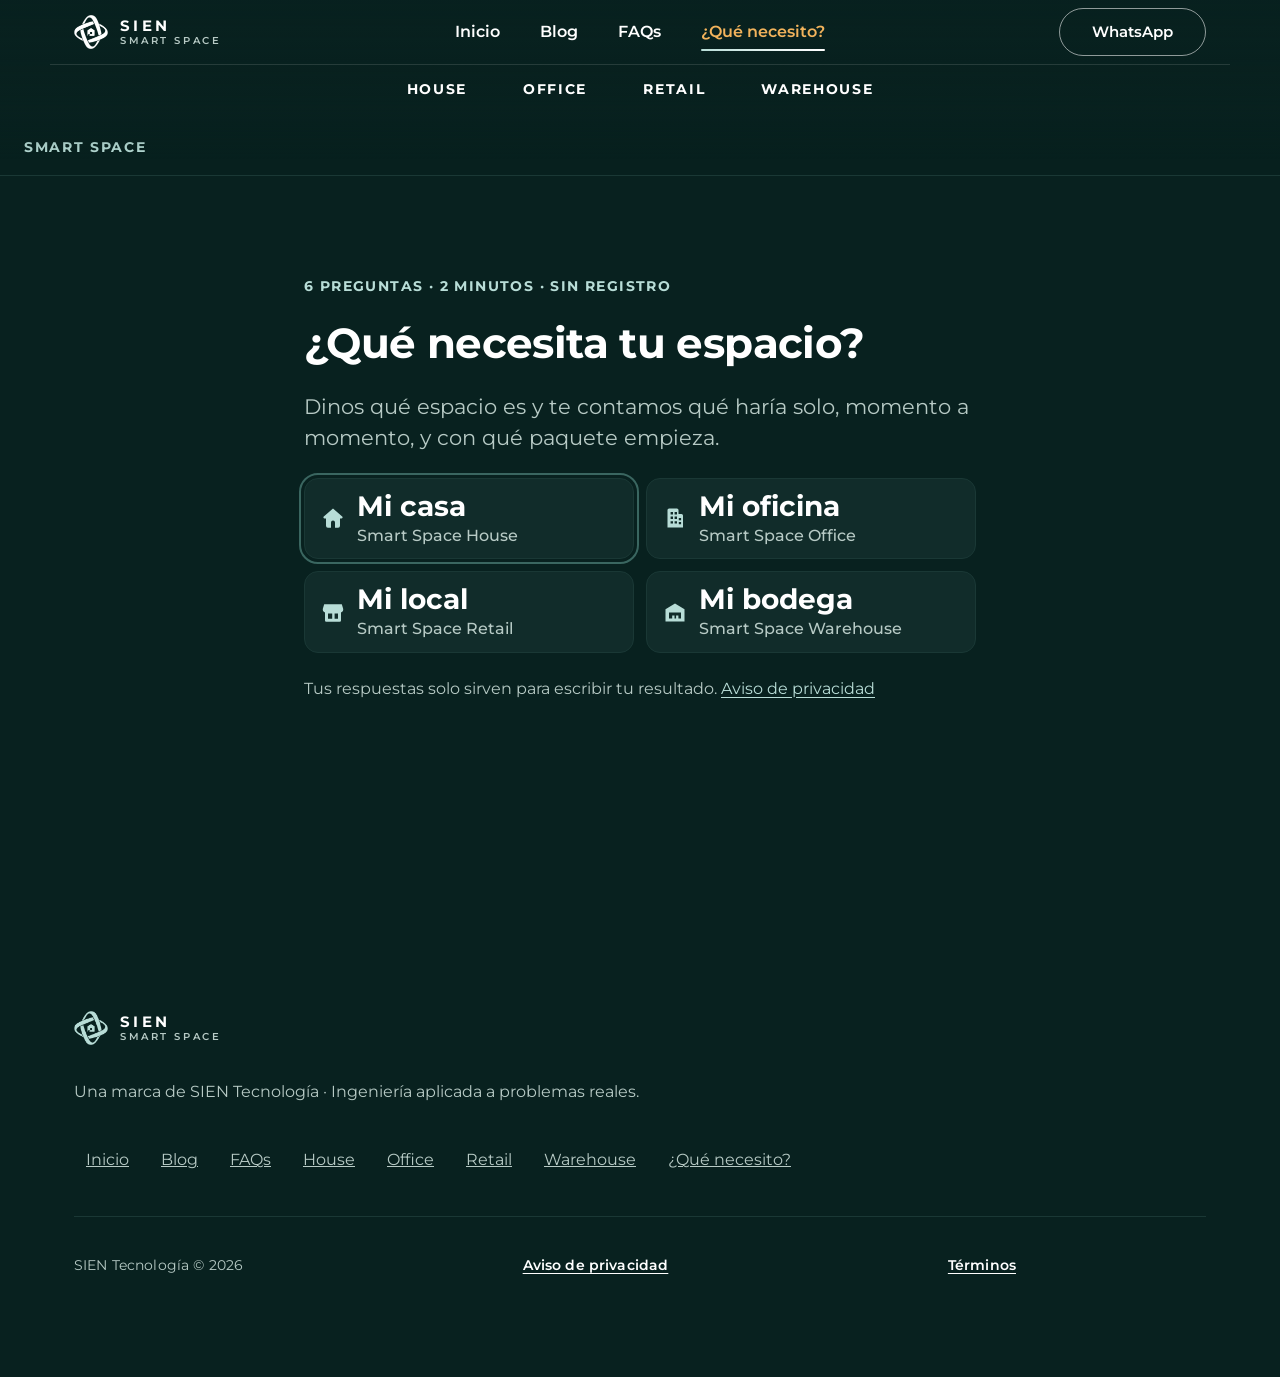
<file: que-necesito.html>
<!DOCTYPE html>
<html lang="es">
<head>
<meta charset="UTF-8">
<meta name="viewport" content="width=device-width, initial-scale=1">
<meta http-equiv="Content-Security-Policy" content="default-src 'self'; script-src 'self' https://www.googletagmanager.com https://www.google-analytics.com https://connect.facebook.net; style-src 'self' 'unsafe-inline' https://fonts.googleapis.com; font-src 'self' https://fonts.gstatic.com; img-src 'self' data: https://www.google-analytics.com https://www.googletagmanager.com https://www.facebook.com; connect-src 'self' https://*.google-analytics.com https://*.analytics.google.com https://stats.g.doubleclick.net https://www.googletagmanager.com https://www.facebook.com; frame-src https://www.googletagmanager.com; object-src 'none'; base-uri 'self'; form-action 'self'; upgrade-insecure-requests">
<title>¿Qué necesita tu espacio? · SIEN Smart Space</title>
<meta name="description" content="Seis preguntas, dos minutos, sin registro: te decimos qué haría solo tu espacio y con qué paquete empieza. Casa, oficina, local o bodega.">
<meta name="robots" content="noindex">
<!-- SIEN Smart Space · sitio v2 · prototipo · noindex a propósito -->
<link rel="icon" href="assets/favicon.svg" type="image/svg+xml">
<link rel="icon" href="assets/favicon-32.png" sizes="32x32">
<link rel="apple-touch-icon" href="assets/favicon-180.png">


<link rel="preload" href="assets/fuentes/montserrat-latin.woff2" as="font" type="font/woff2" crossorigin>
<link rel="stylesheet" href="variables.css?v=20261106">
<link rel="stylesheet" href="sistema.css?v=20261106">
<link rel="stylesheet" href="sh.css?v=20261106">
<script src="interacciones.js?v=20261106" defer></script>
<script src="sh.js?v=20261106" defer></script>
<link rel="canonical" href="https://PENDIENTE-DOMINIO/que-necesito">
<meta property="og:type" content="website">
<meta property="og:site_name" content="SIEN Smart Space">
<meta property="og:locale" content="es_MX">
<meta property="og:title" content="¿Qué necesita tu espacio? · SIEN Smart Space">
<meta property="og:description" content="Seis preguntas, dos minutos, sin registro: te decimos qué haría solo tu espacio y con qué paquete empieza. Casa, oficina, local o bodega.">
<meta property="og:image" content="assets/og-smart-space.jpg">
</head>
<body>
<a class="salto" href="#contenido">Saltar al contenido</a>
<svg xmlns="http://www.w3.org/2000/svg" width="0" height="0" style="position:absolute" aria-hidden="true" focusable="false"><defs>
<symbol id="i2-casa" viewBox="0 0 24 24"><path fill="currentColor" d="M12 2.6 2.8 10.4a1.2 1.2 0 0 0 .8 2.1H5v7.3A1.9 1.9 0 0 0 6.9 21.7h3.1v-5.2a2 2 0 0 1 4 0v5.2h3.1a1.9 1.9 0 0 0 1.9-1.9v-7.3h1.4a1.2 1.2 0 0 0 .8-2.1z"/></symbol>
<symbol id="i2-edificio" viewBox="0 0 24 24"><path fill="currentColor" fill-rule="evenodd" d="M4.5 21.5V4a1.6 1.6 0 0 1 1.6-1.6h7.8A1.6 1.6 0 0 1 15.5 4v4h3A1.5 1.5 0 0 1 20 9.5v12zM7.6 6v2.4h2.4V6zm0 4.6V13h2.4v-2.4zm4-4.6v2.4H14V6zm0 4.6V13H14v-2.4zM7.6 15.2v2.4h2.4v-2.4zm4 0v2.4H14v-2.4zm4.2-3.3v2.3h2.3v-2.3zm0 4v2.3h2.3v-2.3z"/></symbol>
<symbol id="i2-tienda" viewBox="0 0 24 24"><path fill="currentColor" fill-rule="evenodd" d="M3.2 4.2h17.6l1.3 4.3a3.3 3.3 0 0 1-2.1 3.9v8.1a1.3 1.3 0 0 1-1.3 1.3H5.3A1.3 1.3 0 0 1 4 20.5v-8.1a3.3 3.3 0 0 1-2.1-3.9zM7 13.5v5.3h4.2v-5.3zm6.6 0v5.3H17v-5.3z"/></symbol>
<symbol id="i2-bodega" viewBox="0 0 24 24"><path fill="currentColor" fill-rule="evenodd" d="M2.5 9.2 12 3.4l9.5 5.8v12.3H2.5zM6 12.6v6h3.2v-3h2.3v3h1.6v-3h2.3v3H18v-6z"/></symbol>
<symbol id="i2-obra" viewBox="0 0 24 24"><path fill="currentColor" d="M2.5 19.5h19v2.5h-19zM5 17.5V9.6l7-5.6 7 5.6v7.9h-4.4v-5H9.4v5z"/></symbol>
<symbol id="i2-sillon" viewBox="0 0 24 24"><path fill="currentColor" fill-rule="evenodd" d="M5.5 5.5h13a2.5 2.5 0 0 1 2.5 2.5v1.3a2.7 2.7 0 0 0-2.1 2.6V14H5.1v-2.1A2.7 2.7 0 0 0 3 9.3V8a2.5 2.5 0 0 1 2.5-2.5zM1.6 11.9a1.5 1.5 0 0 1 1.5-1.5h.4a1.5 1.5 0 0 1 1.5 1.5v3.3h14v-3.3a1.5 1.5 0 0 1 1.5-1.5h.4a1.5 1.5 0 0 1 1.5 1.5v5.4a1.6 1.6 0 0 1-1.6 1.6h-.4v1.3a1 1 0 0 1-2 0v-1.3H5.6v1.3a1 1 0 0 1-2 0v-1.3h-.4a1.6 1.6 0 0 1-1.6-1.6z"/></symbol>
<symbol id="i2-cama" viewBox="0 0 24 24"><path fill="currentColor" fill-rule="evenodd" d="M2.5 5.2a1.3 1.3 0 0 1 2.6 0v4.6h5.4V8.2a1.7 1.7 0 0 1 1.7-1.7h6.1a3.2 3.2 0 0 1 3.2 3.2v9.6a1.3 1.3 0 0 1-2.6 0v-2.1H5.1v2.1a1.3 1.3 0 0 1-2.6 0zM6 7.2a2 2 0 1 1 0 4 2 2 0 0 1 0-4z"/></symbol>
<symbol id="i2-silla" viewBox="0 0 24 24"><path fill="currentColor" d="M8 2.2h8a2 2 0 0 1 2 2v5.6a2 2 0 0 1-2 2H8a2 2 0 0 1-2-2V4.2a2 2 0 0 1 2-2zM4.6 12.6h14.8a1.4 1.4 0 0 1 0 2.8h-6v2.2h3.8a1.2 1.2 0 0 1 0 2.4h-3.8v1a1.4 1.4 0 0 1-2.8 0v-1H6.8a1.2 1.2 0 0 1 0-2.4h3.8v-2.2h-6a1.4 1.4 0 0 1 0-2.8z"/></symbol>
<symbol id="i2-cafetera" viewBox="0 0 24 24"><path fill="currentColor" fill-rule="evenodd" d="M3.6 8.4h12.2a1.2 1.2 0 0 1 1.2 1.2v.6h1.6a3.2 3.2 0 0 1 0 6.4h-1.9a6.2 6.2 0 0 1-5.9 4.2H8.4a6.2 6.2 0 0 1-6-6.4V9.6a1.2 1.2 0 0 1 1.2-1.2zm13.4 4.2v2h1.6a1 1 0 0 0 0-2z"/><path fill="none" stroke="currentColor" stroke-width="2.75" stroke-linecap="round" stroke-linejoin="round" d="M7.4 2.2c-1 1.2-1 2.3 0 3.5M10.9 2.2c-1 1.2-1 2.3 0 3.5M14.4 2.2c-1 1.2-1 2.3 0 3.5"/></symbol>
<symbol id="i2-horno" viewBox="0 0 24 24"><path fill="currentColor" fill-rule="evenodd" d="M3 4.5A1.5 1.5 0 0 1 4.5 3h15A1.5 1.5 0 0 1 21 4.5v15a1.5 1.5 0 0 1-1.5 1.5h-15A1.5 1.5 0 0 1 3 19.5zM6.2 5.6a1.2 1.2 0 1 0 0 2.4 1.2 1.2 0 0 0 0-2.4zm3.8 0a1.2 1.2 0 1 0 0 2.4 1.2 1.2 0 0 0 0-2.4zm3.8 0a1.2 1.2 0 1 0 0 2.4 1.2 1.2 0 0 0 0-2.4zM5.8 10.2v8h12.4v-8z"/></symbol>
<symbol id="i2-regadera" viewBox="0 0 24 24"><path fill="currentColor" d="M12 4.4a7 7 0 0 0-7 7v.4a1.3 1.3 0 0 0 1.3 1.3h11.4a1.3 1.3 0 0 0 1.3-1.3v-.4a7 7 0 0 0-7-7zm0-3a1.4 1.4 0 0 1 1.4 1.4v1.6h-2.8V2.8A1.4 1.4 0 0 1 12 1.4zM2.8 6.2a1.4 1.4 0 0 1 1.4-1.4h1.3a1.4 1.4 0 0 1 0 2.8H4.2a1.4 1.4 0 0 1-1.4-1.4zM7.2 15.6a1.5 1.5 0 0 1 3 0v3a1.5 1.5 0 0 1-3 0zm3.3 0a1.5 1.5 0 0 1 3 0v5.6a1.5 1.5 0 0 1-3 0zm3.3 0a1.5 1.5 0 0 1 3 0v3a1.5 1.5 0 0 1-3 0z"/></symbol>
<symbol id="i2-persiana" viewBox="0 0 24 24"><path fill="currentColor" d="M3 3.5A1.5 1.5 0 0 1 4.5 2h15A1.5 1.5 0 0 1 21 3.5V5H3zM3 6.6h18v2.6H3zm0 4.2h18v2.6H3zm0 4.2h18v2.6H3zm7.3 4.2h3.4v1.4a1.7 1.7 0 0 1-3.4 0z"/></symbol>
<symbol id="i2-mesa" viewBox="0 0 24 24"><path fill="currentColor" d="M2 6.6A1.6 1.6 0 0 1 3.6 5h16.8a1.6 1.6 0 0 1 0 3.2H19v10.3a1.5 1.5 0 0 1-3 0V14H8v4.5a1.5 1.5 0 0 1-3 0V8.2H3.6A1.6 1.6 0 0 1 2 6.6zM8 8.2V11h8V8.2z"/></symbol>
<symbol id="i2-luz" viewBox="0 0 24 24"><path fill="currentColor" d="M12 1.8a6.6 6.6 0 0 0-3.6 12.1c.5.4.8.9.8 1.5v.6h5.6v-.6c0-.6.3-1.1.8-1.5A6.6 6.6 0 0 0 12 1.8zM9.2 17.6h5.6v1.2a1.2 1.2 0 0 1-1.2 1.2H10.4a1.2 1.2 0 0 1-1.2-1.2zM10 21.4h4a2 2 0 0 1-4 0z"/></symbol>
<symbol id="i2-clima" viewBox="0 0 24 24"><path fill="currentColor" fill-rule="evenodd" d="M12 1.8A3.4 3.4 0 0 0 8.6 5.2v7.5a5.4 5.4 0 1 0 6.8 0V5.2A3.4 3.4 0 0 0 12 1.8zm0 2.6a.8.8 0 0 1 .8.8v8.9l.6.4a2.8 2.8 0 1 1-2.8 0l.6-.4V5.2a.8.8 0 0 1 .8-.8z"/></symbol>
<symbol id="i2-aire" viewBox="0 0 24 24"><path fill="none" stroke="currentColor" stroke-width="2.75" stroke-linecap="round" stroke-linejoin="round" d="M3 8.3h11.2a2.6 2.6 0 1 0-2.6-2.6M3 12.5h15.4a2.8 2.8 0 1 1-2.8 2.8M3 16.7h7.6a2.3 2.3 0 1 1-2.3 2.3"/></symbol>
<symbol id="i2-agua" viewBox="0 0 24 24"><path fill="currentColor" d="M12 1.9s7.4 7.6 7.4 13A7.4 7.4 0 0 1 4.6 14.9C4.6 9.5 12 1.9 12 1.9zm-3.2 12.6a1.1 1.1 0 0 0-2.2 0 5.5 5.5 0 0 0 3.6 5.1 1.1 1.1 0 1 0 .8-2 3.3 3.3 0 0 1-2.2-3.1z"/></symbol>
<symbol id="i2-energia" viewBox="0 0 24 24"><path fill="currentColor" d="M13.6 1.7a1 1 0 0 1 1.8.7l-1 7.1h4.3a1 1 0 0 1 .8 1.6L10.4 22.3a1 1 0 0 1-1.8-.7l1-7.1H5.3a1 1 0 0 1-.8-1.6z"/></symbol>
<symbol id="i2-enchufe" viewBox="0 0 24 24"><path fill="currentColor" fill-rule="evenodd" d="M8.1 2a1.3 1.3 0 0 1 1.3 1.3v3.9h5.2V3.3a1.3 1.3 0 0 1 2.6 0v3.9h1.4a1.2 1.2 0 0 1 1.2 1.2v2.4a7.8 7.8 0 0 1-6.5 7.7v2.2a1.3 1.3 0 0 1-2.6 0v-2.2a7.8 7.8 0 0 1-6.5-7.7V8.4a1.2 1.2 0 0 1 1.2-1.2h1.4V3.3A1.3 1.3 0 0 1 8.1 2z"/></symbol>
<symbol id="i2-acceso" viewBox="0 0 24 24"><path fill="currentColor" fill-rule="evenodd" d="M5 2.5h14a1.5 1.5 0 0 1 1.5 1.5v16a1.5 1.5 0 0 1-1.5 1.5H5A1.5 1.5 0 0 1 3.5 20V4A1.5 1.5 0 0 1 5 2.5zm9.6 8a1.6 1.6 0 1 0 0 3.2 1.6 1.6 0 0 0 0-3.2z"/></symbol>
<symbol id="i2-candado" viewBox="0 0 24 24"><path fill="currentColor" fill-rule="evenodd" d="M12 1.8a5.2 5.2 0 0 0-5.2 5.2v2.4H6.2A2.2 2.2 0 0 0 4 11.6v8.2A2.2 2.2 0 0 0 6.2 22h11.6a2.2 2.2 0 0 0 2.2-2.2v-8.2a2.2 2.2 0 0 0-2.2-2.2h-.6V7A5.2 5.2 0 0 0 12 1.8zm0 2.7A2.5 2.5 0 0 1 14.5 7v2.4h-5V7A2.5 2.5 0 0 1 12 4.5zm0 8.4a2 2 0 0 0-1 3.7v1.4a1 1 0 0 0 2 0v-1.4a2 2 0 0 0-1-3.7z"/></symbol>
<symbol id="i2-camara" viewBox="0 0 24 24"><path fill="currentColor" fill-rule="evenodd" d="M8.9 3.5a1.3 1.3 0 0 1 1-.5h4.2a1.3 1.3 0 0 1 1 .5l1.5 2h3.3a2 2 0 0 1 2 2v10.5a2 2 0 0 1-2 2H4.1a2 2 0 0 1-2-2V7.5a2 2 0 0 1 2-2h3.3zM12 8.3a4.3 4.3 0 1 0 0 8.6 4.3 4.3 0 0 0 0-8.6zm0 2.5a1.8 1.8 0 1 1 0 3.6 1.8 1.8 0 0 1 0-3.6z"/></symbol>
<symbol id="i2-timbre" viewBox="0 0 24 24"><path fill="currentColor" fill-rule="evenodd" d="M7.5 1.8h9a2.2 2.2 0 0 1 2.2 2.2v16a2.2 2.2 0 0 1-2.2 2.2h-9A2.2 2.2 0 0 1 5.3 20V4a2.2 2.2 0 0 1 2.2-2.2zM12 5a2.6 2.6 0 1 0 0 5.2A2.6 2.6 0 0 0 12 5zm0 8.6a2.4 2.4 0 1 0 0 4.8 2.4 2.4 0 0 0 0-4.8z"/></symbol>
<symbol id="i2-aviso" viewBox="0 0 24 24"><path fill="currentColor" d="M12 1.6a1.6 1.6 0 0 1 1.6 1.6v.6a6.4 6.4 0 0 1 4.8 6.2v4.6l1.7 2.4a1 1 0 0 1-.8 1.6H4.7a1 1 0 0 1-.8-1.6l1.7-2.4V10a6.4 6.4 0 0 1 4.8-6.2v-.6A1.6 1.6 0 0 1 12 1.6zM9.6 20h4.8a2.4 2.4 0 0 1-4.8 0z"/></symbol>
<symbol id="i2-mensaje" viewBox="0 0 24 24"><path fill="currentColor" d="M4.3 3h15.4A2.3 2.3 0 0 1 22 5.3v9.4a2.3 2.3 0 0 1-2.3 2.3h-7.3l-4.6 3.9a1 1 0 0 1-1.6-.8V17H4.3A2.3 2.3 0 0 1 2 14.7V5.3A2.3 2.3 0 0 1 4.3 3zm3 5.4a1.3 1.3 0 1 0 0 2.6 1.3 1.3 0 0 0 0-2.6zm4.7 0a1.3 1.3 0 1 0 0 2.6 1.3 1.3 0 0 0 0-2.6zm4.7 0a1.3 1.3 0 1 0 0 2.6 1.3 1.3 0 0 0 0-2.6z"/></symbol>
<symbol id="i2-conversa" viewBox="0 0 24 24"><path fill="currentColor" d="M3.8 2.5h9.4A1.8 1.8 0 0 1 15 4.3v6a1.8 1.8 0 0 1-1.8 1.8H8.4l-3.1 2.6a.9.9 0 0 1-1.5-.7v-1.9h0A1.8 1.8 0 0 1 2 10.3v-6a1.8 1.8 0 0 1 1.8-1.8zm13.2 5.7h3.2A1.8 1.8 0 0 1 22 10v6a1.8 1.8 0 0 1-1.8 1.8h0v1.9a.9.9 0 0 1-1.5.7l-3.1-2.6H10.6A1.8 1.8 0 0 1 8.8 16v-1.6h4.4a3.8 3.8 0 0 0 3.8-3.8z"/></symbol>
<symbol id="i2-persona" viewBox="0 0 24 24"><path fill="currentColor" d="M12 2.2a4.8 4.8 0 1 1 0 9.6 4.8 4.8 0 0 1 0-9.6zM3.5 20a8.5 8.5 0 0 1 17 0 1.5 1.5 0 0 1-1.5 1.5H5A1.5 1.5 0 0 1 3.5 20z"/></symbol>
<symbol id="i2-grupo" viewBox="0 0 24 24"><path fill="currentColor" d="M8.6 3.2a4 4 0 1 1 0 8 4 4 0 0 1 0-8zm7.6 1.2a3.3 3.3 0 1 1 0 6.6 3.3 3.3 0 0 1 0-6.6zM1.6 19.2a7 7 0 0 1 14 0 1.3 1.3 0 0 1-1.3 1.3H2.9a1.3 1.3 0 0 1-1.3-1.3zm15.2 1.3a8.9 8.9 0 0 0-2-6.3 5.6 5.6 0 0 1 7.6 5.2 1.1 1.1 0 0 1-1.1 1.1z"/></symbol>
<symbol id="i2-presencia" viewBox="0 0 24 24"><path fill="currentColor" d="M9 2.6a4.3 4.3 0 1 1 0 8.6 4.3 4.3 0 0 1 0-8.6zM1.5 20a7.5 7.5 0 0 1 15 0 1.4 1.4 0 0 1-1.4 1.4H2.9A1.4 1.4 0 0 1 1.5 20z"/><path fill="none" stroke="currentColor" stroke-width="2.75" stroke-linecap="round" stroke-linejoin="round" d="M17.2 4.3a4.8 4.8 0 0 1 0 6.4M19.9 2.1a8.2 8.2 0 0 1 0 10.8"/></symbol>
<symbol id="i2-voz" viewBox="0 0 24 24"><path fill="currentColor" d="M12 1.8a3.8 3.8 0 0 1 3.8 3.8v5.2a3.8 3.8 0 0 1-7.6 0V5.6A3.8 3.8 0 0 1 12 1.8z"/><path fill="none" stroke="currentColor" stroke-width="2.75" stroke-linecap="round" stroke-linejoin="round" d="M5.6 10.6a6.4 6.4 0 0 0 12.8 0M12 17v4m-3.6 0h7.2"/></symbol>
<symbol id="i2-encendido" viewBox="0 0 24 24"><path fill="none" stroke="currentColor" stroke-width="2.75" stroke-linecap="round" stroke-linejoin="round" d="M12 3.2v8.2M6.9 6.4a7.6 7.6 0 1 0 10.2 0"/></symbol>
<symbol id="i2-luna" viewBox="0 0 24 24"><path fill="currentColor" d="M13.6 2.2a1 1 0 0 1 1.1 1.4 7.4 7.4 0 0 0 7.1 10.6 1 1 0 0 1 .9 1.5A9.8 9.8 0 1 1 13.6 2.2z"/></symbol>
<symbol id="i2-sol" viewBox="0 0 24 24"><path fill="currentColor" d="M12 6.8a5.2 5.2 0 1 1 0 10.4 5.2 5.2 0 0 1 0-10.4z"/><path fill="none" stroke="currentColor" stroke-width="2.75" stroke-linecap="round" stroke-linejoin="round" d="M12 1.8v2.3M12 19.9v2.3M1.8 12h2.3M19.9 12h2.3M4.8 4.8l1.6 1.6M17.6 17.6l1.6 1.6M4.8 19.2l1.6-1.6M17.6 6.4l1.6-1.6"/></symbol>
<symbol id="i2-reloj" viewBox="0 0 24 24"><path fill="currentColor" fill-rule="evenodd" d="M12 1.8a10.2 10.2 0 1 1 0 20.4 10.2 10.2 0 0 1 0-20.4zm0 4.4a1.2 1.2 0 0 0-1.2 1.2v5.1a1.2 1.2 0 0 0 .5 1l3.4 2.4a1.2 1.2 0 0 0 1.4-2l-2.9-2V7.4A1.2 1.2 0 0 0 12 6.2z"/></symbol>
<symbol id="i2-grafica" viewBox="0 0 24 24"><path fill="currentColor" d="M3 3.2a1.3 1.3 0 0 1 2.6 0v15.2h15.2a1.3 1.3 0 0 1 0 2.6H4.3A1.3 1.3 0 0 1 3 19.7zM7.4 12.3a1.5 1.5 0 0 1 3 0v3.4a1.5 1.5 0 0 1-3 0zm4.6-4a1.5 1.5 0 0 1 3 0v7.4a1.5 1.5 0 0 1-3 0zm4.6 2.4a1.5 1.5 0 0 1 3 0v5a1.5 1.5 0 0 1-3 0z"/></symbol>
<symbol id="i2-chip" viewBox="0 0 24 24"><path fill="currentColor" fill-rule="evenodd" d="M8.4 1.8a1.1 1.1 0 0 1 1.1 1.1v1.5h1.4V2.9a1.1 1.1 0 0 1 2.2 0v1.5h1.4V2.9a1.1 1.1 0 0 1 2.2 0v1.5a2.6 2.6 0 0 1 2.6 2.6h1.5a1.1 1.1 0 0 1 0 2.2h-1.5v1.4h1.5a1.1 1.1 0 0 1 0 2.2h-1.5v1.4h1.5a1.1 1.1 0 0 1 0 2.2h-1.5a2.6 2.6 0 0 1-2.6 2.6v1.5a1.1 1.1 0 0 1-2.2 0v-1.5h-1.4v1.5a1.1 1.1 0 0 1-2.2 0v-1.5H9.5v1.5a1.1 1.1 0 0 1-2.2 0v-1.5a2.6 2.6 0 0 1-2.6-2.6H3.2a1.1 1.1 0 0 1 0-2.2h1.5v-1.4H3.2a1.1 1.1 0 0 1 0-2.2h1.5V9.2H3.2a1.1 1.1 0 0 1 0-2.2h1.5a2.6 2.6 0 0 1 2.6-2.6V2.9a1.1 1.1 0 0 1 1.1-1.1zM9 9v6h6V9z"/></symbol>
<symbol id="i2-senal" viewBox="0 0 24 24"><path fill="currentColor" d="M12 16.6a2.3 2.3 0 1 1 0 4.6 2.3 2.3 0 0 1 0-4.6z"/><path fill="none" stroke="currentColor" stroke-width="2.75" stroke-linecap="round" stroke-linejoin="round" d="M7.6 13.6a6.2 6.2 0 0 1 8.8 0M4.3 10.3a10.9 10.9 0 0 1 15.4 0M1.6 6.8a14.7 14.7 0 0 1 20.8 0"/></symbol>
<symbol id="i2-escudo" viewBox="0 0 24 24"><path fill="currentColor" fill-rule="evenodd" d="M12 1.7l8.3 3.4v5.9c0 5.2-3.5 9.6-8.3 11.3C7.2 20.6 3.7 16.2 3.7 11V5.1zm3.9 7.4a1.2 1.2 0 0 0-1.7-1.7l-3.5 3.5-1.5-1.5a1.2 1.2 0 0 0-1.7 1.7l2.4 2.4a1.2 1.2 0 0 0 1.7 0z"/></symbol>
<symbol id="i2-herramienta" viewBox="0 0 24 24"><path fill="currentColor" d="M15.4 2.3a6 6 0 0 0-6.2 8.1l-6.6 6.6a2.4 2.4 0 0 0 3.4 3.4l6.6-6.6a6 6 0 0 0 8.1-6.2 1 1 0 0 0-1.7-.5l-2.6 2.6-2.5-.7-.7-2.5 2.6-2.6a1 1 0 0 0-.4-1.6z"/></symbol>
<symbol id="i2-libro" viewBox="0 0 24 24"><path fill="currentColor" d="M2.8 4.2A1.2 1.2 0 0 1 4 3h4.3a4.6 4.6 0 0 1 3.7 1.9A4.6 4.6 0 0 1 15.7 3H20a1.2 1.2 0 0 1 1.2 1.2v13.6A1.2 1.2 0 0 1 20 19h-4.3a3.4 3.4 0 0 0-2.7 1.3 1.3 1.3 0 0 1-2 0A3.4 3.4 0 0 0 8.3 19H4a1.2 1.2 0 0 1-1.2-1.2z"/></symbol>
<symbol id="i2-mas" viewBox="0 0 24 24"><path fill="none" stroke="currentColor" stroke-width="2.75" stroke-linecap="round" stroke-linejoin="round" d="M12 5v14M5 12h14"/></symbol>
<symbol id="i2-tinaco" viewBox="0 0 24 24"><path fill="currentColor" fill-rule="evenodd" d="M4 4.2A2.2 2.2 0 0 1 6.2 2h11.6A2.2 2.2 0 0 1 20 4.2v15.6a2.2 2.2 0 0 1-2.2 2.2H6.2A2.2 2.2 0 0 1 4 19.8zM6.8 11.6v7.2h10.4v-7.2c-1.7 1.3-3.5 1.3-5.2 0-1.7 1.3-3.5 1.3-5.2 0z"/></symbol>
<symbol id="i2-flecha" viewBox="0 0 24 24"><path fill="none" stroke="currentColor" stroke-width="2.75" stroke-linecap="round" stroke-linejoin="round" d="M5 19 19 5M8.6 5H19v10.4"/></symbol>
<symbol id="i2-check" viewBox="0 0 24 24"><path fill="none" stroke="currentColor" stroke-width="2.75" stroke-linecap="round" stroke-linejoin="round" d="m4.5 12.6 4.6 4.6L19.5 6.8"/></symbol>
<symbol id="i2-whatsapp" viewBox="0 0 24 24"><path fill="currentColor" fill-rule="evenodd" d="M12 2a10 10 0 0 0-8.6 15.1L2 22l5-1.3A10 10 0 1 0 12 2zm0 2.2a7.8 7.8 0 1 1-4 14.5l-.3-.2-2.6.7.7-2.5-.2-.3A7.8 7.8 0 0 1 12 4.2z"/><path fill="currentColor" transform="translate(12.2 12.2) scale(.85) translate(-13.05 -13.04)" d="M8.9 7.6c-.2 0-.5 0-.7.3-.3.3-1 1-1 2.4s1 2.8 1.2 3c.1.2 2 3.2 5 4.4 2.4 1 2.9.8 3.4.7.5 0 1.7-.7 1.9-1.4.2-.7.2-1.2.2-1.4l-.5-.3-1.8-.9c-.3-.1-.4-.1-.6.1l-.8 1c-.2.2-.3.2-.6.1a6.4 6.4 0 0 1-3.2-2.8c-.2-.4.2-.4.6-1.2.1-.2 0-.4 0-.5l-.9-2c-.2-.5-.4-.5-.6-.5h-.6z"/></symbol>
</defs></svg>
<header class="cabecera sh-cabecera-2" data-cabecera data-superficie="heroe">
  <div class="wrap cabecera__fila">
    <a class="sh-marca" href="index.html" aria-label="SIEN Smart Space — inicio">
      <img class="sh-iso-oscuro" src="assets/iso-blanco.png" alt="" width="34" height="34">
      <img class="sh-iso-claro" src="assets/iso-deep.png" alt="" width="34" height="34">
      <span><b>SIEN</b><small>Smart Space</small></span>
    </a>
    <nav class="cabecera__nav" aria-label="Sitio">
      <a href="index.html">Inicio</a>
      <a href="blog.html">Blog</a>
      <a href="faqs.html">FAQs</a>
      <a class="sh-nav-quiz" href="que-necesito.html" data-quiz-abrir data-origen="menu" aria-current="page">¿Qué necesito?</a>
    </nav>
    <div class="cabecera__lado">
      <a class="btn cabecera__cta" href="https://wa.me/525664564795?text=Hola%20SIEN%2C%20quiero%20saber%20si%20Smart%20Space%20aplica%20para%20mi%20%5Bcasa%20/%20oficina%20/%20local%20/%20bodega%5D%20en%20%5Bciudad%5D." target="_blank" rel="noopener noreferrer" data-wa data-origen="menu">WhatsApp</a>
      <button type="button" class="cabecera__menu" data-menu-boton aria-expanded="false" aria-controls="panel-movil" aria-label="Abrir menú"><i></i><i></i><i></i></button>
    </div>
  </div>
  <div class="wrap sh-lineas" aria-label="Líneas Smart Space">
    <nav class="cabecera__nav sh-lineas__nav" aria-label="Líneas">
      <a href="house.html">House</a>
      <a href="office.html">Office</a>
      <a href="retail.html">Retail</a>
      <a href="warehouse.html">Warehouse</a>
    </nav>
  </div>
  <div class="cabecera__panel" id="panel-movil" data-menu-panel hidden>
    <span class="sh-marca" aria-hidden="true"><img src="assets/iso-blanco.png" alt="" width="34" height="34"><span><b>SIEN</b><small>Smart Space</small></span></span>
    <nav aria-label="Sitio">
      <a href="index.html">Inicio</a>
      <a href="blog.html">Blog</a>
      <a href="faqs.html">FAQs</a>
      <a class="sh-nav-quiz" href="que-necesito.html" data-quiz-abrir data-origen="menu" aria-current="page">¿Qué necesito?</a>
    </nav>
    <span class="sh-panel-rotulo">Líneas Smart Space</span>
    <nav aria-label="Líneas">
      <a href="house.html">House</a>
      <a href="office.html">Office</a>
      <a href="retail.html">Retail</a>
      <a href="warehouse.html">Warehouse</a>
    </nav>
    <a class="btn btn-cta" href="https://wa.me/525664564795?text=Hola%20SIEN%2C%20quiero%20saber%20si%20Smart%20Space%20aplica%20para%20mi%20%5Bcasa%20/%20oficina%20/%20local%20/%20bodega%5D%20en%20%5Bciudad%5D." target="_blank" rel="noopener noreferrer" data-wa data-origen="menu">Escríbenos por WhatsApp</a>
  </div>
</header>

<main id="contenido" class="sh-pagina-quiz">
<!-- ═══════════════ QUIZ ═══════════════ -->
<section class="sh-quiz" id="quiz" data-quiz data-fondo="tinta" data-seccion="quiz" aria-label="¿Qué necesita mi espacio?">
  <div class="sh-quiz__cab">
    <span class="sh-quiz__linea" data-quiz-marca>Smart Space</span>
    <div class="sh-progreso" data-quiz-progreso hidden aria-label="Progreso"></div>
    <button type="button" class="sh-quiz__salir" data-quiz-cambiar hidden>Cambiar de espacio</button>
  </div>
  <div class="sh-quiz__cuerpo">
    <div class="sh-pantalla" data-quiz-pantalla="espacio">
      <span class="rotulo">6 preguntas · 2 minutos · sin registro</span>
      <h1>¿Qué necesita tu espacio?</h1>
      <p class="lead">Dinos qué espacio es y te contamos qué haría solo, momento a momento, y con qué paquete empieza.</p>
      <div class="sh-opciones sh-opciones--espacio" role="group" aria-label="Elige tu espacio"><button type="button" class="sh-op sh-op--espacio" data-quiz-espacio="house"><svg class="sh-ico" aria-hidden="true"><use href="#i2-casa"/></svg><span><b>Mi casa</b><small>Smart Space House</small></span></button><button type="button" class="sh-op sh-op--espacio" data-quiz-espacio="office"><svg class="sh-ico" aria-hidden="true"><use href="#i2-edificio"/></svg><span><b>Mi oficina</b><small>Smart Space Office</small></span></button><button type="button" class="sh-op sh-op--espacio" data-quiz-espacio="retail"><svg class="sh-ico" aria-hidden="true"><use href="#i2-tienda"/></svg><span><b>Mi local</b><small>Smart Space Retail</small></span></button><button type="button" class="sh-op sh-op--espacio" data-quiz-espacio="warehouse"><svg class="sh-ico" aria-hidden="true"><use href="#i2-bodega"/></svg><span><b>Mi bodega</b><small>Smart Space Warehouse</small></span></button></div>
      <p class="sh-aclara">Tus respuestas solo sirven para escribir tu resultado. <a href="aviso-de-privacidad.html">Aviso de privacidad</a></p>
    </div>
    <div class="sh-pantalla" data-quiz-pantalla="entrada" hidden>
      <span class="rotulo" data-quiz-rotulo-entrada></span>
      <h1 data-quiz-h1></h1>
      <p class="lead" data-quiz-lead></p>
      <div class="sh-quiz__pie"><button type="button" class="btn btn-cta" data-quiz-empezar>Empezar</button></div>
      <p class="sh-aclara">Tus respuestas solo sirven para escribir tu resultado. <a href="aviso-de-privacidad.html">Aviso de privacidad</a></p>
    </div>
    <div class="sh-pantalla" data-quiz-pantalla="pregunta" hidden>
      <span class="rotulo" data-quiz-rotulo>Pregunta 1 de 6</span>
      <h2 data-quiz-pregunta></h2>
      <p class="lead" data-quiz-ayuda></p>
      <div class="sh-opciones" data-quiz-opciones role="group"></div>
    </div>
    <div class="sh-pantalla sh-espera" data-quiz-pantalla="espera" hidden aria-live="polite">
      <div class="sh-espera__casa"><img src="assets/iso-mint.png" alt="" width="70" height="70"></div>
      <h2>Estamos escribiendo tu resultado…</h2>
      <p class="lead">Con tus respuestas, no con una plantilla.</p>
    </div>
  </div>
  <div class="sh-quiz__barra" data-quiz-barra hidden>
    <button type="button" class="btn btn-linea-claro" data-quiz-atras>Atrás</button>
    <span class="sh-cuenta" data-quiz-cuenta></span><span class="sh-cuenta" data-quiz-pista>Elige una opción para continuar</span>
    <button type="button" class="btn btn-cta" data-quiz-siguiente hidden>Siguiente</button>
  </div>
</section>

<!-- ═══════════════ RESULTADO · #resultado/CÓDIGO ═══════════════ -->
<section class="sh-res" id="resultado" data-resultado data-fondo="tinta" data-seccion="resultado" hidden aria-label="Tu resultado">
  <div class="sh-quiz__cab">
    <span class="sh-quiz__linea" data-res-marca>Smart Space</span>
    <a class="sh-quiz__salir" data-res-volver href="index.html">Volver al sitio</a>
  </div>
  <div class="sh-res__cuerpo">
    <header class="sh-res__cab">
      <i>Escrito con tus respuestas · código <span data-res-codigo></span></i>
      <h1 data-res-titulo></h1>
    </header>
    <div class="sh-res__bloque sh-res__partida" data-res-partida>
      <h2><i>Tu punto de partida</i><span data-res-paquete-nombre></span></h2>
      <div class="sh-espectro">
        <div class="sh-espectro__ext" data-res-ext aria-hidden="true"></div>
        <div class="sh-espectro__eje" data-res-eje role="group" aria-label="Paquete de partida"></div>
      </div>
      <article class="sh-paquete"><i>Alcance de partida</i><b data-res-paquete-titulo></b><span class="sh-paquete__precio" data-res-paquete-precio></span><p data-res-paquete-para></p><ul class="sh-chips" data-res-paquete-chips></ul></article>
      <ul class="sh-notas" data-res-notas hidden aria-label="Notas de tu resultado"></ul>
      <p data-res-partida-nota></p>
    </div>
    <div class="sh-res__bloque sh-res__descarte" data-res-descarte hidden>
      <h2><i>De frente</i>Lo que sí hacemos y lo que no</h2>
      <p data-res-descarte-texto></p>
    </div>
    <div class="sh-res__cta">
      <h2 data-res-cta-titulo></h2>
      <p data-res-cta-texto></p>
      <form class="sh-forma" data-res-forma novalidate>
        <label>Nombre<input type="text" name="nombre" maxlength="80" autocomplete="name" placeholder="Tu nombre" data-res-req></label>
        <label data-res-empresa-campo hidden>Empresa<input type="text" name="empresa" maxlength="80" autocomplete="organization" placeholder="Nombre de tu empresa" data-res-empresa></label>
        <label>Ciudad<input type="text" name="ciudad" maxlength="60" autocomplete="address-level2" placeholder="¿En qué ciudad está?" data-res-req data-res-ciudad></label>
        <label class="sh-trampa" aria-hidden="true">Sitio web<input type="text" name="sitio_web" tabindex="-1" autocomplete="off" data-res-trampa></label>
        <label>WhatsApp<input type="tel" name="whatsapp" maxlength="24" autocomplete="tel" placeholder="+52 55 1234 5678" data-res-req data-res-tel></label>
        <label class="sh-consent"><input type="checkbox" name="consent" data-res-consent><i aria-hidden="true"></i><span>Acepto recibir mi resultado y seguimiento por WhatsApp. <a href="aviso-de-privacidad.html">Aviso de privacidad</a></span></label>
        <p class="sh-error" data-res-error hidden></p>
        <div class="sh-acciones">
          <button type="submit" class="btn btn-cta" data-res-enviar><svg class="sh-ico"><use href="#i2-whatsapp"/></svg><span data-res-enviar-texto>Mándamelo por WhatsApp</span></button>
          <span class="sh-aclara" data-res-cta-nota></span>
        </div>
      </form>
    </div>
    <div class="sh-res__bloque" data-res-relato-bloque>
      <h2><i>Momento a momento</i><span data-res-relato-titulo></span></h2>
      <div class="sh-relato" data-res-relato></div>
    </div>
    <div class="sh-res__bloque" data-res-tienes hidden>
      <h2><i>Lo que ya tienes</i>Se integra o se revisa en la visita.</h2>
      <ul class="sh-chips" data-res-tienes-chips></ul>
    </div>
    <div class="sh-res__acciones">
      <button type="button" class="btn sh-btn-glass" data-res-compartir>Compartir con quien decide contigo</button>
      <button type="button" class="btn btn-linea-claro" data-res-pdf>Guardar en PDF</button>
      <button type="button" class="btn btn-linea-claro" data-res-otra>Hacerlo para otro espacio</button>
      <span class="sh-aviso-copiado" data-res-copiado hidden>Enlace copiado.</span>
    </div>
    <p class="sh-res__legal" data-res-legal></p>
  </div>
</section>
</main>
<footer class="colofon">
  <div class="wrap">
    <div class="colofon__rejilla">
      <div class="colofon__marca">
        <span class="sh-marca"><img src="assets/iso-mint.png" alt="" width="34" height="34"><span><b>SIEN</b><small>Smart Space</small></span></span>
        <span class="colofon__seña">Una marca de SIEN Tecnología · Ingeniería aplicada a problemas reales.</span>
      </div>
      <nav class="colofon__redes" aria-label="Secciones">
        <a href="index.html" style="width:auto;padding-inline:var(--s-3)">Inicio</a>
      <a href="blog.html" style="width:auto;padding-inline:var(--s-3)">Blog</a>
      <a href="faqs.html" style="width:auto;padding-inline:var(--s-3)">FAQs</a>
      <a href="house.html" style="width:auto;padding-inline:var(--s-3)">House</a>
      <a href="office.html" style="width:auto;padding-inline:var(--s-3)">Office</a>
      <a href="retail.html" style="width:auto;padding-inline:var(--s-3)">Retail</a>
      <a href="warehouse.html" style="width:auto;padding-inline:var(--s-3)">Warehouse</a>
      <a href="que-necesito.html" style="width:auto;padding-inline:var(--s-3)">¿Qué necesito?</a>
      </nav>
    </div>
    <div class="colofon__legal">
      <span>SIEN Tecnología © 2026</span>
      <a href="aviso-de-privacidad.html">Aviso de privacidad</a>
      <a href="terminos.html">Términos</a>
    </div>
  </div>
</footer>
<a class="sh-wa" href="https://wa.me/525664564795?text=Hola%20SIEN%2C%20quiero%20saber%20si%20Smart%20Space%20aplica%20para%20mi%20%5Bcasa%20/%20oficina%20/%20local%20/%20bodega%5D%20en%20%5Bciudad%5D." target="_blank" rel="noopener noreferrer" data-wa-flotante aria-label="Escríbenos por WhatsApp"><svg class="sh-ico"><use href="#i2-whatsapp"/></svg><span>WhatsApp</span></a>
</body>
</html>
</file>
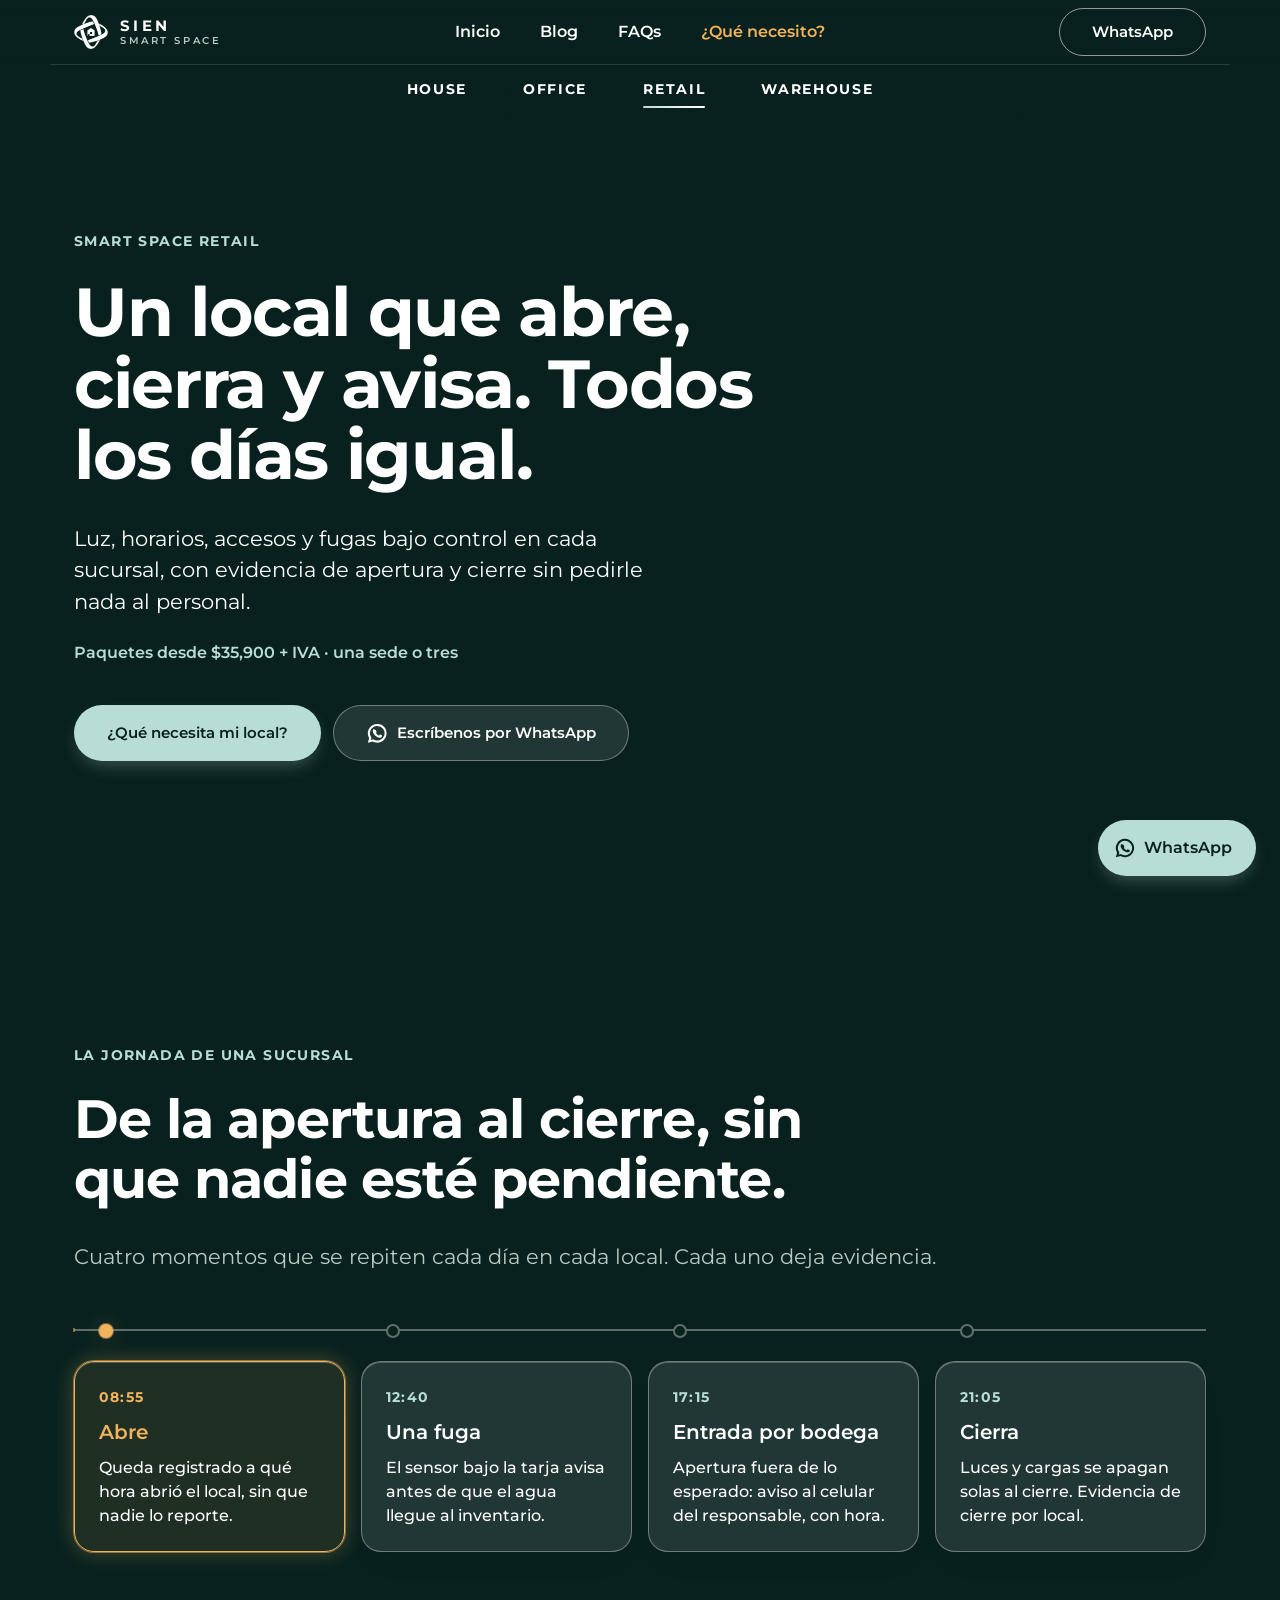
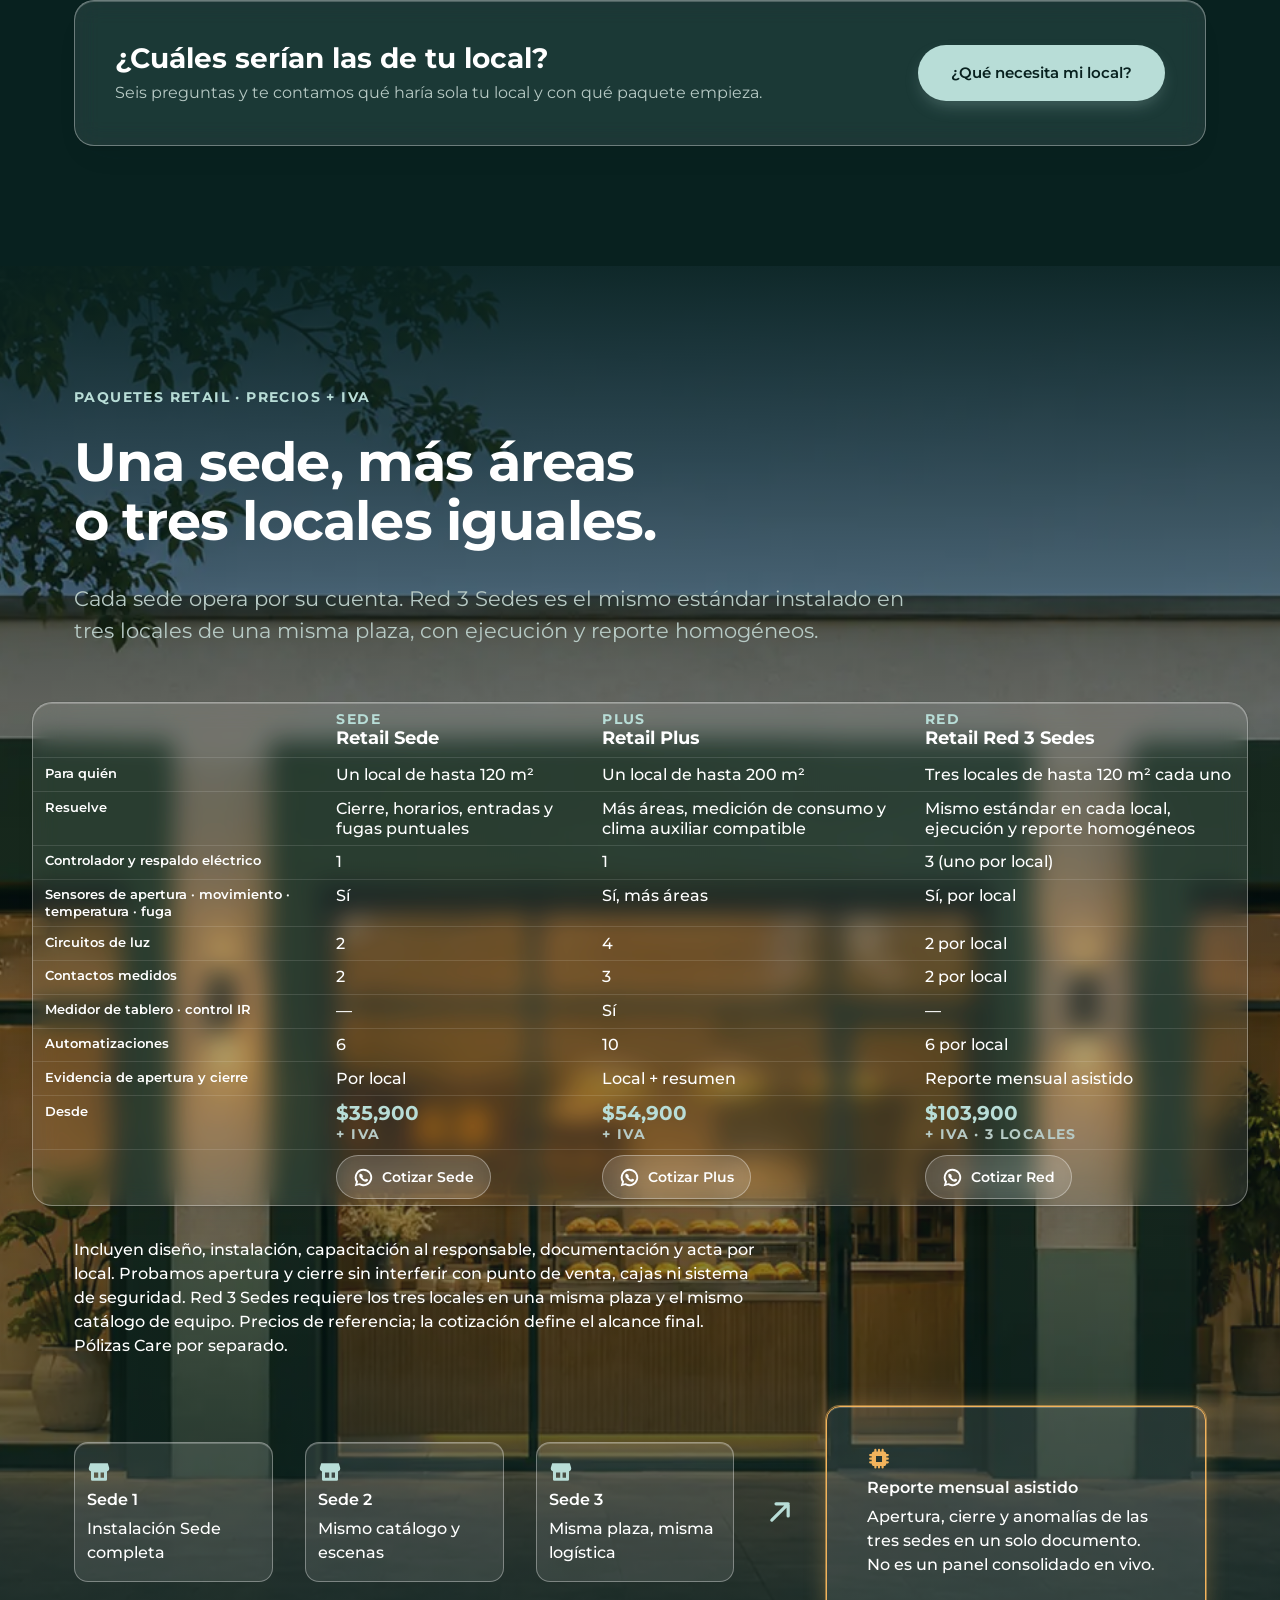
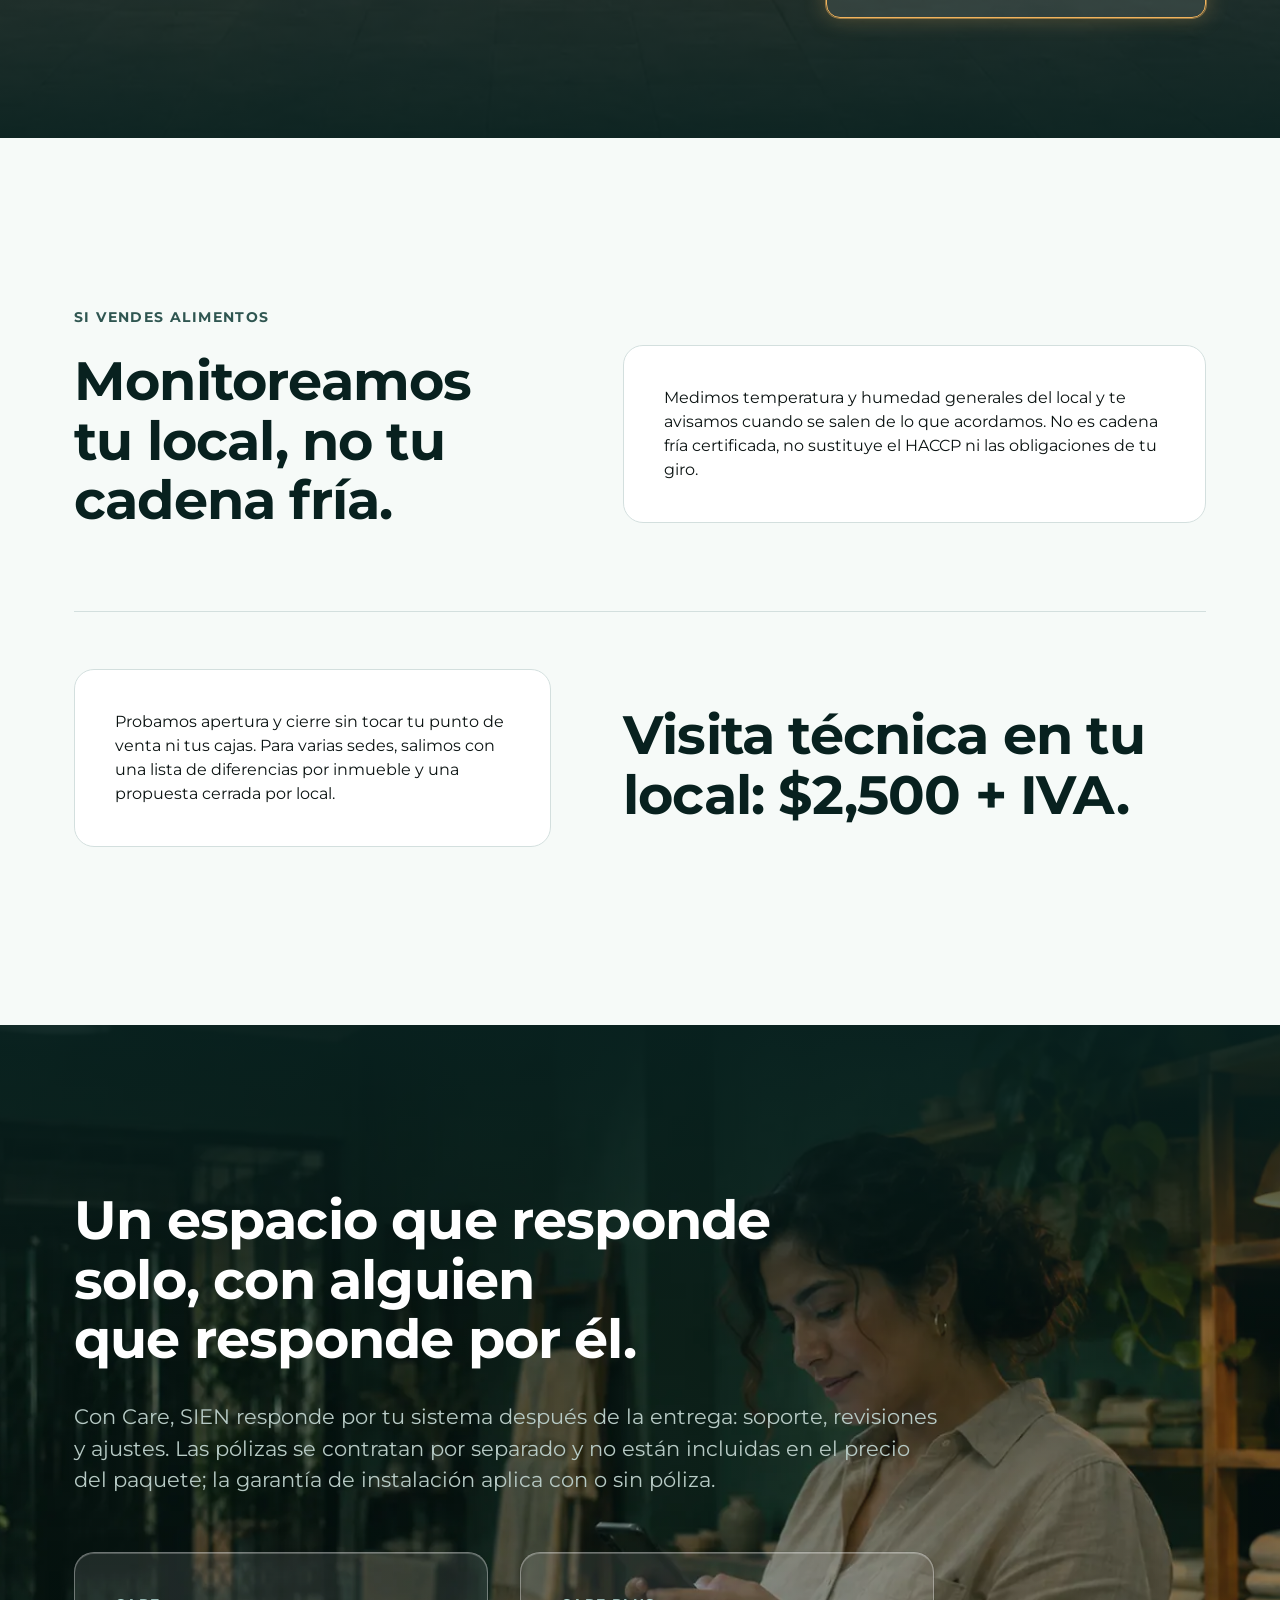
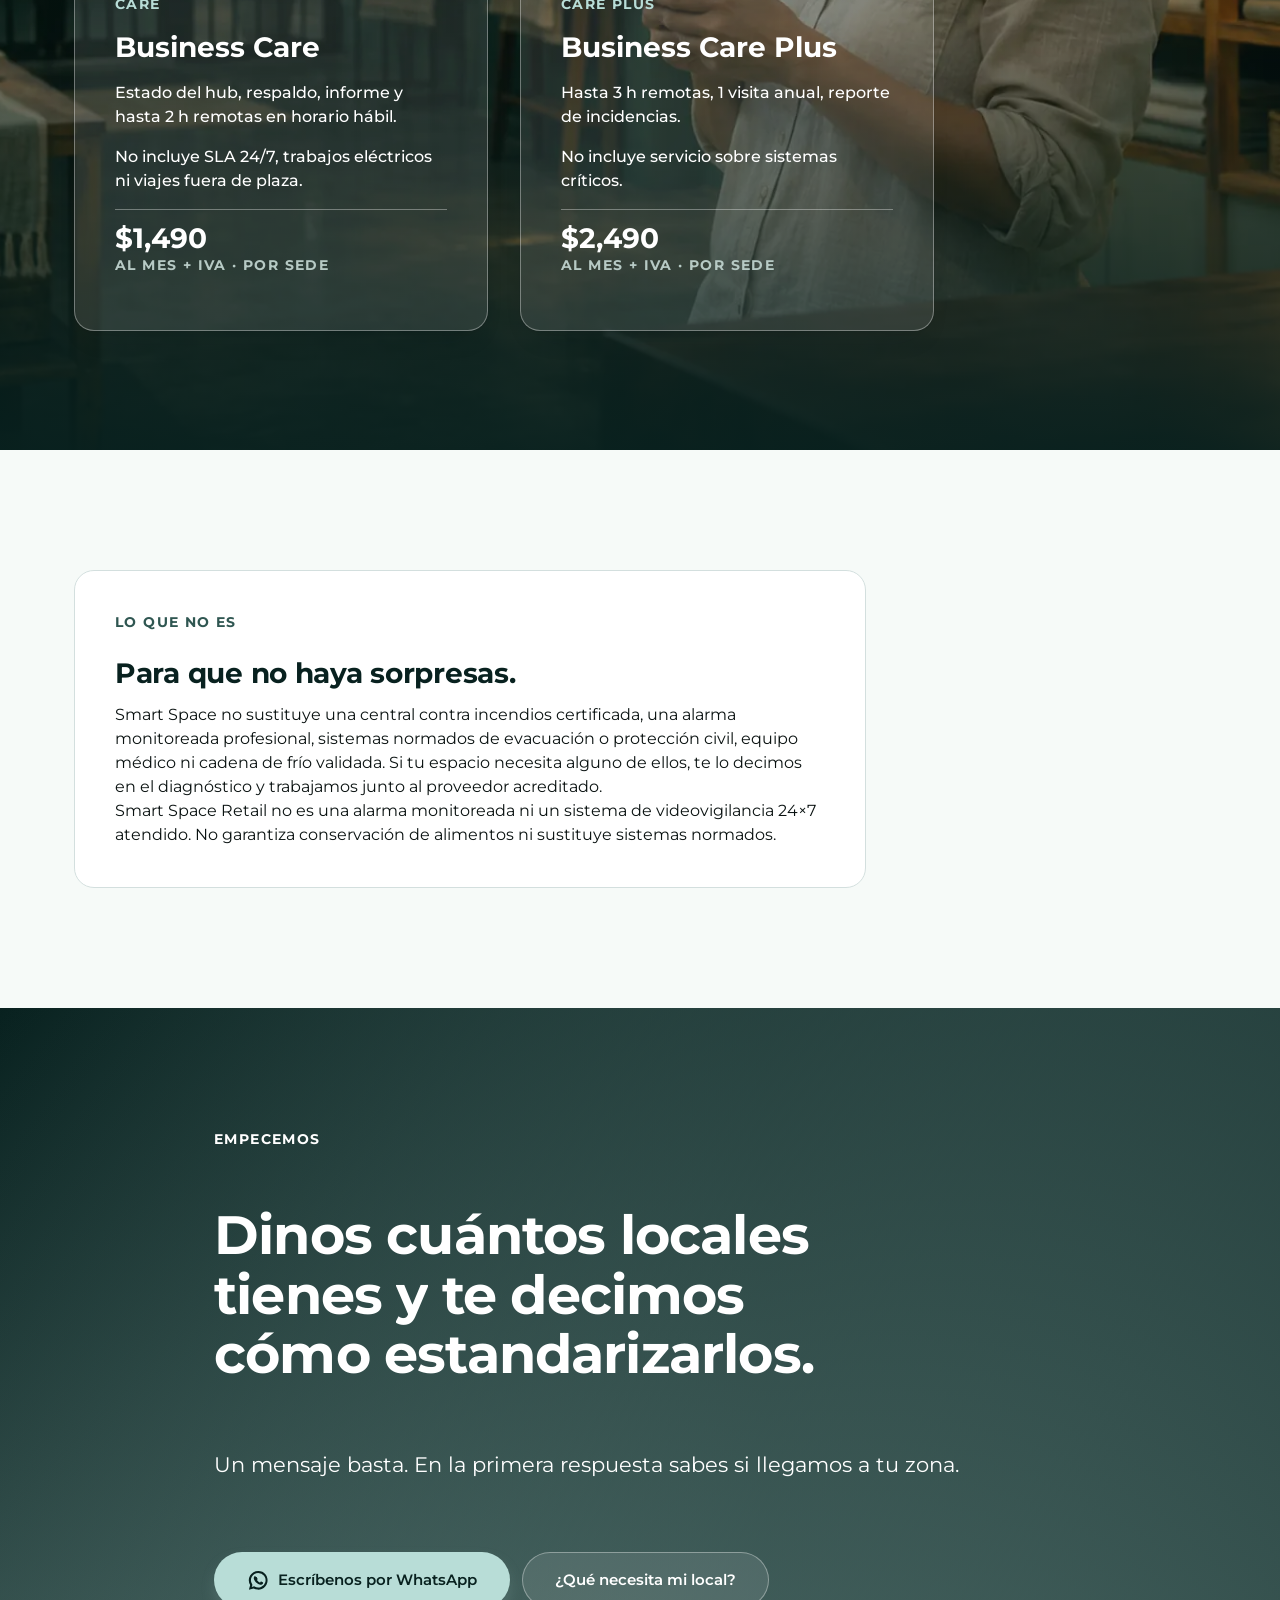
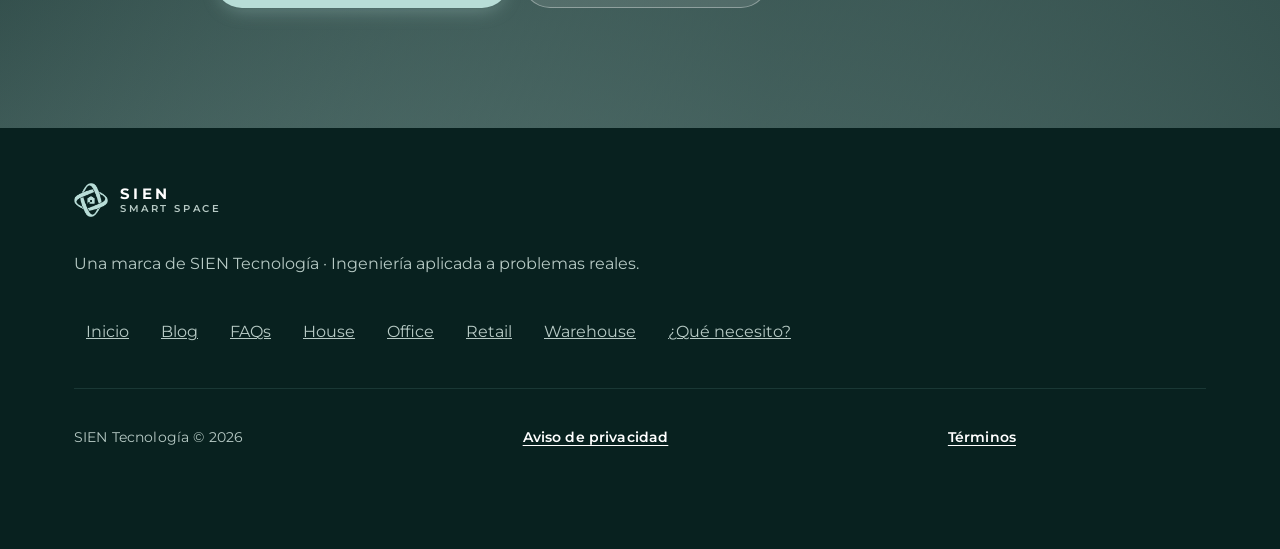
<file: retail.html>
<!DOCTYPE html>
<html lang="es">
<head>
<meta charset="UTF-8">
<meta name="viewport" content="width=device-width, initial-scale=1">
<meta http-equiv="Content-Security-Policy" content="default-src 'self'; script-src 'self' https://www.googletagmanager.com https://www.google-analytics.com https://connect.facebook.net; style-src 'self' 'unsafe-inline' https://fonts.googleapis.com; font-src 'self' https://fonts.gstatic.com; img-src 'self' data: https://www.google-analytics.com https://www.googletagmanager.com https://www.facebook.com; connect-src 'self' https://*.google-analytics.com https://*.analytics.google.com https://stats.g.doubleclick.net https://www.googletagmanager.com https://www.facebook.com; frame-src https://www.googletagmanager.com; object-src 'none'; base-uri 'self'; form-action 'self'; upgrade-insecure-requests">
<title>Smart Space Retail · Un local que abre, cierra y avisa</title>
<meta name="description" content="Luz, horarios, accesos y fugas bajo control en cada sucursal, con evidencia de apertura y cierre sin pedirle nada al personal. Paquetes desde $35,900 + IVA.">
<meta name="robots" content="noindex">
<!-- SIEN Smart Space · sitio v2 · prototipo · noindex a propósito -->
<link rel="icon" href="assets/favicon.svg" type="image/svg+xml">
<link rel="icon" href="assets/favicon-32.png" sizes="32x32">
<link rel="apple-touch-icon" href="assets/favicon-180.png">


<link rel="preload" href="assets/fuentes/montserrat-latin.woff2" as="font" type="font/woff2" crossorigin>
<link rel="stylesheet" href="variables.css?v=20261106">
<link rel="stylesheet" href="sistema.css?v=20261106">
<link rel="stylesheet" href="sh.css?v=20261106">
<script src="interacciones.js?v=20261106" defer></script>
<script src="sh.js?v=20261106" defer></script>
<link rel="canonical" href="https://PENDIENTE-DOMINIO/retail">
<meta property="og:type" content="website">
<meta property="og:site_name" content="SIEN Smart Space">
<meta property="og:locale" content="es_MX">
<meta property="og:title" content="Smart Space Retail · Un local que abre, cierra y avisa">
<meta property="og:description" content="Luz, horarios, accesos y fugas bajo control en cada sucursal, con evidencia de apertura y cierre sin pedirle nada al personal. Paquetes desde $35,900 + IVA.">
<meta property="og:image" content="assets/og-smart-space.jpg">
</head>
<body>
<a class="salto" href="#contenido">Saltar al contenido</a>
<svg xmlns="http://www.w3.org/2000/svg" width="0" height="0" style="position:absolute" aria-hidden="true" focusable="false"><defs>
<symbol id="i2-casa" viewBox="0 0 24 24"><path fill="currentColor" d="M12 2.6 2.8 10.4a1.2 1.2 0 0 0 .8 2.1H5v7.3A1.9 1.9 0 0 0 6.9 21.7h3.1v-5.2a2 2 0 0 1 4 0v5.2h3.1a1.9 1.9 0 0 0 1.9-1.9v-7.3h1.4a1.2 1.2 0 0 0 .8-2.1z"/></symbol>
<symbol id="i2-edificio" viewBox="0 0 24 24"><path fill="currentColor" fill-rule="evenodd" d="M4.5 21.5V4a1.6 1.6 0 0 1 1.6-1.6h7.8A1.6 1.6 0 0 1 15.5 4v4h3A1.5 1.5 0 0 1 20 9.5v12zM7.6 6v2.4h2.4V6zm0 4.6V13h2.4v-2.4zm4-4.6v2.4H14V6zm0 4.6V13H14v-2.4zM7.6 15.2v2.4h2.4v-2.4zm4 0v2.4H14v-2.4zm4.2-3.3v2.3h2.3v-2.3zm0 4v2.3h2.3v-2.3z"/></symbol>
<symbol id="i2-tienda" viewBox="0 0 24 24"><path fill="currentColor" fill-rule="evenodd" d="M3.2 4.2h17.6l1.3 4.3a3.3 3.3 0 0 1-2.1 3.9v8.1a1.3 1.3 0 0 1-1.3 1.3H5.3A1.3 1.3 0 0 1 4 20.5v-8.1a3.3 3.3 0 0 1-2.1-3.9zM7 13.5v5.3h4.2v-5.3zm6.6 0v5.3H17v-5.3z"/></symbol>
<symbol id="i2-bodega" viewBox="0 0 24 24"><path fill="currentColor" fill-rule="evenodd" d="M2.5 9.2 12 3.4l9.5 5.8v12.3H2.5zM6 12.6v6h3.2v-3h2.3v3h1.6v-3h2.3v3H18v-6z"/></symbol>
<symbol id="i2-obra" viewBox="0 0 24 24"><path fill="currentColor" d="M2.5 19.5h19v2.5h-19zM5 17.5V9.6l7-5.6 7 5.6v7.9h-4.4v-5H9.4v5z"/></symbol>
<symbol id="i2-sillon" viewBox="0 0 24 24"><path fill="currentColor" fill-rule="evenodd" d="M5.5 5.5h13a2.5 2.5 0 0 1 2.5 2.5v1.3a2.7 2.7 0 0 0-2.1 2.6V14H5.1v-2.1A2.7 2.7 0 0 0 3 9.3V8a2.5 2.5 0 0 1 2.5-2.5zM1.6 11.9a1.5 1.5 0 0 1 1.5-1.5h.4a1.5 1.5 0 0 1 1.5 1.5v3.3h14v-3.3a1.5 1.5 0 0 1 1.5-1.5h.4a1.5 1.5 0 0 1 1.5 1.5v5.4a1.6 1.6 0 0 1-1.6 1.6h-.4v1.3a1 1 0 0 1-2 0v-1.3H5.6v1.3a1 1 0 0 1-2 0v-1.3h-.4a1.6 1.6 0 0 1-1.6-1.6z"/></symbol>
<symbol id="i2-cama" viewBox="0 0 24 24"><path fill="currentColor" fill-rule="evenodd" d="M2.5 5.2a1.3 1.3 0 0 1 2.6 0v4.6h5.4V8.2a1.7 1.7 0 0 1 1.7-1.7h6.1a3.2 3.2 0 0 1 3.2 3.2v9.6a1.3 1.3 0 0 1-2.6 0v-2.1H5.1v2.1a1.3 1.3 0 0 1-2.6 0zM6 7.2a2 2 0 1 1 0 4 2 2 0 0 1 0-4z"/></symbol>
<symbol id="i2-silla" viewBox="0 0 24 24"><path fill="currentColor" d="M8 2.2h8a2 2 0 0 1 2 2v5.6a2 2 0 0 1-2 2H8a2 2 0 0 1-2-2V4.2a2 2 0 0 1 2-2zM4.6 12.6h14.8a1.4 1.4 0 0 1 0 2.8h-6v2.2h3.8a1.2 1.2 0 0 1 0 2.4h-3.8v1a1.4 1.4 0 0 1-2.8 0v-1H6.8a1.2 1.2 0 0 1 0-2.4h3.8v-2.2h-6a1.4 1.4 0 0 1 0-2.8z"/></symbol>
<symbol id="i2-cafetera" viewBox="0 0 24 24"><path fill="currentColor" fill-rule="evenodd" d="M3.6 8.4h12.2a1.2 1.2 0 0 1 1.2 1.2v.6h1.6a3.2 3.2 0 0 1 0 6.4h-1.9a6.2 6.2 0 0 1-5.9 4.2H8.4a6.2 6.2 0 0 1-6-6.4V9.6a1.2 1.2 0 0 1 1.2-1.2zm13.4 4.2v2h1.6a1 1 0 0 0 0-2z"/><path fill="none" stroke="currentColor" stroke-width="2.75" stroke-linecap="round" stroke-linejoin="round" d="M7.4 2.2c-1 1.2-1 2.3 0 3.5M10.9 2.2c-1 1.2-1 2.3 0 3.5M14.4 2.2c-1 1.2-1 2.3 0 3.5"/></symbol>
<symbol id="i2-horno" viewBox="0 0 24 24"><path fill="currentColor" fill-rule="evenodd" d="M3 4.5A1.5 1.5 0 0 1 4.5 3h15A1.5 1.5 0 0 1 21 4.5v15a1.5 1.5 0 0 1-1.5 1.5h-15A1.5 1.5 0 0 1 3 19.5zM6.2 5.6a1.2 1.2 0 1 0 0 2.4 1.2 1.2 0 0 0 0-2.4zm3.8 0a1.2 1.2 0 1 0 0 2.4 1.2 1.2 0 0 0 0-2.4zm3.8 0a1.2 1.2 0 1 0 0 2.4 1.2 1.2 0 0 0 0-2.4zM5.8 10.2v8h12.4v-8z"/></symbol>
<symbol id="i2-regadera" viewBox="0 0 24 24"><path fill="currentColor" d="M12 4.4a7 7 0 0 0-7 7v.4a1.3 1.3 0 0 0 1.3 1.3h11.4a1.3 1.3 0 0 0 1.3-1.3v-.4a7 7 0 0 0-7-7zm0-3a1.4 1.4 0 0 1 1.4 1.4v1.6h-2.8V2.8A1.4 1.4 0 0 1 12 1.4zM2.8 6.2a1.4 1.4 0 0 1 1.4-1.4h1.3a1.4 1.4 0 0 1 0 2.8H4.2a1.4 1.4 0 0 1-1.4-1.4zM7.2 15.6a1.5 1.5 0 0 1 3 0v3a1.5 1.5 0 0 1-3 0zm3.3 0a1.5 1.5 0 0 1 3 0v5.6a1.5 1.5 0 0 1-3 0zm3.3 0a1.5 1.5 0 0 1 3 0v3a1.5 1.5 0 0 1-3 0z"/></symbol>
<symbol id="i2-persiana" viewBox="0 0 24 24"><path fill="currentColor" d="M3 3.5A1.5 1.5 0 0 1 4.5 2h15A1.5 1.5 0 0 1 21 3.5V5H3zM3 6.6h18v2.6H3zm0 4.2h18v2.6H3zm0 4.2h18v2.6H3zm7.3 4.2h3.4v1.4a1.7 1.7 0 0 1-3.4 0z"/></symbol>
<symbol id="i2-mesa" viewBox="0 0 24 24"><path fill="currentColor" d="M2 6.6A1.6 1.6 0 0 1 3.6 5h16.8a1.6 1.6 0 0 1 0 3.2H19v10.3a1.5 1.5 0 0 1-3 0V14H8v4.5a1.5 1.5 0 0 1-3 0V8.2H3.6A1.6 1.6 0 0 1 2 6.6zM8 8.2V11h8V8.2z"/></symbol>
<symbol id="i2-luz" viewBox="0 0 24 24"><path fill="currentColor" d="M12 1.8a6.6 6.6 0 0 0-3.6 12.1c.5.4.8.9.8 1.5v.6h5.6v-.6c0-.6.3-1.1.8-1.5A6.6 6.6 0 0 0 12 1.8zM9.2 17.6h5.6v1.2a1.2 1.2 0 0 1-1.2 1.2H10.4a1.2 1.2 0 0 1-1.2-1.2zM10 21.4h4a2 2 0 0 1-4 0z"/></symbol>
<symbol id="i2-clima" viewBox="0 0 24 24"><path fill="currentColor" fill-rule="evenodd" d="M12 1.8A3.4 3.4 0 0 0 8.6 5.2v7.5a5.4 5.4 0 1 0 6.8 0V5.2A3.4 3.4 0 0 0 12 1.8zm0 2.6a.8.8 0 0 1 .8.8v8.9l.6.4a2.8 2.8 0 1 1-2.8 0l.6-.4V5.2a.8.8 0 0 1 .8-.8z"/></symbol>
<symbol id="i2-aire" viewBox="0 0 24 24"><path fill="none" stroke="currentColor" stroke-width="2.75" stroke-linecap="round" stroke-linejoin="round" d="M3 8.3h11.2a2.6 2.6 0 1 0-2.6-2.6M3 12.5h15.4a2.8 2.8 0 1 1-2.8 2.8M3 16.7h7.6a2.3 2.3 0 1 1-2.3 2.3"/></symbol>
<symbol id="i2-agua" viewBox="0 0 24 24"><path fill="currentColor" d="M12 1.9s7.4 7.6 7.4 13A7.4 7.4 0 0 1 4.6 14.9C4.6 9.5 12 1.9 12 1.9zm-3.2 12.6a1.1 1.1 0 0 0-2.2 0 5.5 5.5 0 0 0 3.6 5.1 1.1 1.1 0 1 0 .8-2 3.3 3.3 0 0 1-2.2-3.1z"/></symbol>
<symbol id="i2-energia" viewBox="0 0 24 24"><path fill="currentColor" d="M13.6 1.7a1 1 0 0 1 1.8.7l-1 7.1h4.3a1 1 0 0 1 .8 1.6L10.4 22.3a1 1 0 0 1-1.8-.7l1-7.1H5.3a1 1 0 0 1-.8-1.6z"/></symbol>
<symbol id="i2-enchufe" viewBox="0 0 24 24"><path fill="currentColor" fill-rule="evenodd" d="M8.1 2a1.3 1.3 0 0 1 1.3 1.3v3.9h5.2V3.3a1.3 1.3 0 0 1 2.6 0v3.9h1.4a1.2 1.2 0 0 1 1.2 1.2v2.4a7.8 7.8 0 0 1-6.5 7.7v2.2a1.3 1.3 0 0 1-2.6 0v-2.2a7.8 7.8 0 0 1-6.5-7.7V8.4a1.2 1.2 0 0 1 1.2-1.2h1.4V3.3A1.3 1.3 0 0 1 8.1 2z"/></symbol>
<symbol id="i2-acceso" viewBox="0 0 24 24"><path fill="currentColor" fill-rule="evenodd" d="M5 2.5h14a1.5 1.5 0 0 1 1.5 1.5v16a1.5 1.5 0 0 1-1.5 1.5H5A1.5 1.5 0 0 1 3.5 20V4A1.5 1.5 0 0 1 5 2.5zm9.6 8a1.6 1.6 0 1 0 0 3.2 1.6 1.6 0 0 0 0-3.2z"/></symbol>
<symbol id="i2-candado" viewBox="0 0 24 24"><path fill="currentColor" fill-rule="evenodd" d="M12 1.8a5.2 5.2 0 0 0-5.2 5.2v2.4H6.2A2.2 2.2 0 0 0 4 11.6v8.2A2.2 2.2 0 0 0 6.2 22h11.6a2.2 2.2 0 0 0 2.2-2.2v-8.2a2.2 2.2 0 0 0-2.2-2.2h-.6V7A5.2 5.2 0 0 0 12 1.8zm0 2.7A2.5 2.5 0 0 1 14.5 7v2.4h-5V7A2.5 2.5 0 0 1 12 4.5zm0 8.4a2 2 0 0 0-1 3.7v1.4a1 1 0 0 0 2 0v-1.4a2 2 0 0 0-1-3.7z"/></symbol>
<symbol id="i2-camara" viewBox="0 0 24 24"><path fill="currentColor" fill-rule="evenodd" d="M8.9 3.5a1.3 1.3 0 0 1 1-.5h4.2a1.3 1.3 0 0 1 1 .5l1.5 2h3.3a2 2 0 0 1 2 2v10.5a2 2 0 0 1-2 2H4.1a2 2 0 0 1-2-2V7.5a2 2 0 0 1 2-2h3.3zM12 8.3a4.3 4.3 0 1 0 0 8.6 4.3 4.3 0 0 0 0-8.6zm0 2.5a1.8 1.8 0 1 1 0 3.6 1.8 1.8 0 0 1 0-3.6z"/></symbol>
<symbol id="i2-timbre" viewBox="0 0 24 24"><path fill="currentColor" fill-rule="evenodd" d="M7.5 1.8h9a2.2 2.2 0 0 1 2.2 2.2v16a2.2 2.2 0 0 1-2.2 2.2h-9A2.2 2.2 0 0 1 5.3 20V4a2.2 2.2 0 0 1 2.2-2.2zM12 5a2.6 2.6 0 1 0 0 5.2A2.6 2.6 0 0 0 12 5zm0 8.6a2.4 2.4 0 1 0 0 4.8 2.4 2.4 0 0 0 0-4.8z"/></symbol>
<symbol id="i2-aviso" viewBox="0 0 24 24"><path fill="currentColor" d="M12 1.6a1.6 1.6 0 0 1 1.6 1.6v.6a6.4 6.4 0 0 1 4.8 6.2v4.6l1.7 2.4a1 1 0 0 1-.8 1.6H4.7a1 1 0 0 1-.8-1.6l1.7-2.4V10a6.4 6.4 0 0 1 4.8-6.2v-.6A1.6 1.6 0 0 1 12 1.6zM9.6 20h4.8a2.4 2.4 0 0 1-4.8 0z"/></symbol>
<symbol id="i2-mensaje" viewBox="0 0 24 24"><path fill="currentColor" d="M4.3 3h15.4A2.3 2.3 0 0 1 22 5.3v9.4a2.3 2.3 0 0 1-2.3 2.3h-7.3l-4.6 3.9a1 1 0 0 1-1.6-.8V17H4.3A2.3 2.3 0 0 1 2 14.7V5.3A2.3 2.3 0 0 1 4.3 3zm3 5.4a1.3 1.3 0 1 0 0 2.6 1.3 1.3 0 0 0 0-2.6zm4.7 0a1.3 1.3 0 1 0 0 2.6 1.3 1.3 0 0 0 0-2.6zm4.7 0a1.3 1.3 0 1 0 0 2.6 1.3 1.3 0 0 0 0-2.6z"/></symbol>
<symbol id="i2-conversa" viewBox="0 0 24 24"><path fill="currentColor" d="M3.8 2.5h9.4A1.8 1.8 0 0 1 15 4.3v6a1.8 1.8 0 0 1-1.8 1.8H8.4l-3.1 2.6a.9.9 0 0 1-1.5-.7v-1.9h0A1.8 1.8 0 0 1 2 10.3v-6a1.8 1.8 0 0 1 1.8-1.8zm13.2 5.7h3.2A1.8 1.8 0 0 1 22 10v6a1.8 1.8 0 0 1-1.8 1.8h0v1.9a.9.9 0 0 1-1.5.7l-3.1-2.6H10.6A1.8 1.8 0 0 1 8.8 16v-1.6h4.4a3.8 3.8 0 0 0 3.8-3.8z"/></symbol>
<symbol id="i2-persona" viewBox="0 0 24 24"><path fill="currentColor" d="M12 2.2a4.8 4.8 0 1 1 0 9.6 4.8 4.8 0 0 1 0-9.6zM3.5 20a8.5 8.5 0 0 1 17 0 1.5 1.5 0 0 1-1.5 1.5H5A1.5 1.5 0 0 1 3.5 20z"/></symbol>
<symbol id="i2-grupo" viewBox="0 0 24 24"><path fill="currentColor" d="M8.6 3.2a4 4 0 1 1 0 8 4 4 0 0 1 0-8zm7.6 1.2a3.3 3.3 0 1 1 0 6.6 3.3 3.3 0 0 1 0-6.6zM1.6 19.2a7 7 0 0 1 14 0 1.3 1.3 0 0 1-1.3 1.3H2.9a1.3 1.3 0 0 1-1.3-1.3zm15.2 1.3a8.9 8.9 0 0 0-2-6.3 5.6 5.6 0 0 1 7.6 5.2 1.1 1.1 0 0 1-1.1 1.1z"/></symbol>
<symbol id="i2-presencia" viewBox="0 0 24 24"><path fill="currentColor" d="M9 2.6a4.3 4.3 0 1 1 0 8.6 4.3 4.3 0 0 1 0-8.6zM1.5 20a7.5 7.5 0 0 1 15 0 1.4 1.4 0 0 1-1.4 1.4H2.9A1.4 1.4 0 0 1 1.5 20z"/><path fill="none" stroke="currentColor" stroke-width="2.75" stroke-linecap="round" stroke-linejoin="round" d="M17.2 4.3a4.8 4.8 0 0 1 0 6.4M19.9 2.1a8.2 8.2 0 0 1 0 10.8"/></symbol>
<symbol id="i2-voz" viewBox="0 0 24 24"><path fill="currentColor" d="M12 1.8a3.8 3.8 0 0 1 3.8 3.8v5.2a3.8 3.8 0 0 1-7.6 0V5.6A3.8 3.8 0 0 1 12 1.8z"/><path fill="none" stroke="currentColor" stroke-width="2.75" stroke-linecap="round" stroke-linejoin="round" d="M5.6 10.6a6.4 6.4 0 0 0 12.8 0M12 17v4m-3.6 0h7.2"/></symbol>
<symbol id="i2-encendido" viewBox="0 0 24 24"><path fill="none" stroke="currentColor" stroke-width="2.75" stroke-linecap="round" stroke-linejoin="round" d="M12 3.2v8.2M6.9 6.4a7.6 7.6 0 1 0 10.2 0"/></symbol>
<symbol id="i2-luna" viewBox="0 0 24 24"><path fill="currentColor" d="M13.6 2.2a1 1 0 0 1 1.1 1.4 7.4 7.4 0 0 0 7.1 10.6 1 1 0 0 1 .9 1.5A9.8 9.8 0 1 1 13.6 2.2z"/></symbol>
<symbol id="i2-sol" viewBox="0 0 24 24"><path fill="currentColor" d="M12 6.8a5.2 5.2 0 1 1 0 10.4 5.2 5.2 0 0 1 0-10.4z"/><path fill="none" stroke="currentColor" stroke-width="2.75" stroke-linecap="round" stroke-linejoin="round" d="M12 1.8v2.3M12 19.9v2.3M1.8 12h2.3M19.9 12h2.3M4.8 4.8l1.6 1.6M17.6 17.6l1.6 1.6M4.8 19.2l1.6-1.6M17.6 6.4l1.6-1.6"/></symbol>
<symbol id="i2-reloj" viewBox="0 0 24 24"><path fill="currentColor" fill-rule="evenodd" d="M12 1.8a10.2 10.2 0 1 1 0 20.4 10.2 10.2 0 0 1 0-20.4zm0 4.4a1.2 1.2 0 0 0-1.2 1.2v5.1a1.2 1.2 0 0 0 .5 1l3.4 2.4a1.2 1.2 0 0 0 1.4-2l-2.9-2V7.4A1.2 1.2 0 0 0 12 6.2z"/></symbol>
<symbol id="i2-grafica" viewBox="0 0 24 24"><path fill="currentColor" d="M3 3.2a1.3 1.3 0 0 1 2.6 0v15.2h15.2a1.3 1.3 0 0 1 0 2.6H4.3A1.3 1.3 0 0 1 3 19.7zM7.4 12.3a1.5 1.5 0 0 1 3 0v3.4a1.5 1.5 0 0 1-3 0zm4.6-4a1.5 1.5 0 0 1 3 0v7.4a1.5 1.5 0 0 1-3 0zm4.6 2.4a1.5 1.5 0 0 1 3 0v5a1.5 1.5 0 0 1-3 0z"/></symbol>
<symbol id="i2-chip" viewBox="0 0 24 24"><path fill="currentColor" fill-rule="evenodd" d="M8.4 1.8a1.1 1.1 0 0 1 1.1 1.1v1.5h1.4V2.9a1.1 1.1 0 0 1 2.2 0v1.5h1.4V2.9a1.1 1.1 0 0 1 2.2 0v1.5a2.6 2.6 0 0 1 2.6 2.6h1.5a1.1 1.1 0 0 1 0 2.2h-1.5v1.4h1.5a1.1 1.1 0 0 1 0 2.2h-1.5v1.4h1.5a1.1 1.1 0 0 1 0 2.2h-1.5a2.6 2.6 0 0 1-2.6 2.6v1.5a1.1 1.1 0 0 1-2.2 0v-1.5h-1.4v1.5a1.1 1.1 0 0 1-2.2 0v-1.5H9.5v1.5a1.1 1.1 0 0 1-2.2 0v-1.5a2.6 2.6 0 0 1-2.6-2.6H3.2a1.1 1.1 0 0 1 0-2.2h1.5v-1.4H3.2a1.1 1.1 0 0 1 0-2.2h1.5V9.2H3.2a1.1 1.1 0 0 1 0-2.2h1.5a2.6 2.6 0 0 1 2.6-2.6V2.9a1.1 1.1 0 0 1 1.1-1.1zM9 9v6h6V9z"/></symbol>
<symbol id="i2-senal" viewBox="0 0 24 24"><path fill="currentColor" d="M12 16.6a2.3 2.3 0 1 1 0 4.6 2.3 2.3 0 0 1 0-4.6z"/><path fill="none" stroke="currentColor" stroke-width="2.75" stroke-linecap="round" stroke-linejoin="round" d="M7.6 13.6a6.2 6.2 0 0 1 8.8 0M4.3 10.3a10.9 10.9 0 0 1 15.4 0M1.6 6.8a14.7 14.7 0 0 1 20.8 0"/></symbol>
<symbol id="i2-escudo" viewBox="0 0 24 24"><path fill="currentColor" fill-rule="evenodd" d="M12 1.7l8.3 3.4v5.9c0 5.2-3.5 9.6-8.3 11.3C7.2 20.6 3.7 16.2 3.7 11V5.1zm3.9 7.4a1.2 1.2 0 0 0-1.7-1.7l-3.5 3.5-1.5-1.5a1.2 1.2 0 0 0-1.7 1.7l2.4 2.4a1.2 1.2 0 0 0 1.7 0z"/></symbol>
<symbol id="i2-herramienta" viewBox="0 0 24 24"><path fill="currentColor" d="M15.4 2.3a6 6 0 0 0-6.2 8.1l-6.6 6.6a2.4 2.4 0 0 0 3.4 3.4l6.6-6.6a6 6 0 0 0 8.1-6.2 1 1 0 0 0-1.7-.5l-2.6 2.6-2.5-.7-.7-2.5 2.6-2.6a1 1 0 0 0-.4-1.6z"/></symbol>
<symbol id="i2-libro" viewBox="0 0 24 24"><path fill="currentColor" d="M2.8 4.2A1.2 1.2 0 0 1 4 3h4.3a4.6 4.6 0 0 1 3.7 1.9A4.6 4.6 0 0 1 15.7 3H20a1.2 1.2 0 0 1 1.2 1.2v13.6A1.2 1.2 0 0 1 20 19h-4.3a3.4 3.4 0 0 0-2.7 1.3 1.3 1.3 0 0 1-2 0A3.4 3.4 0 0 0 8.3 19H4a1.2 1.2 0 0 1-1.2-1.2z"/></symbol>
<symbol id="i2-mas" viewBox="0 0 24 24"><path fill="none" stroke="currentColor" stroke-width="2.75" stroke-linecap="round" stroke-linejoin="round" d="M12 5v14M5 12h14"/></symbol>
<symbol id="i2-tinaco" viewBox="0 0 24 24"><path fill="currentColor" fill-rule="evenodd" d="M4 4.2A2.2 2.2 0 0 1 6.2 2h11.6A2.2 2.2 0 0 1 20 4.2v15.6a2.2 2.2 0 0 1-2.2 2.2H6.2A2.2 2.2 0 0 1 4 19.8zM6.8 11.6v7.2h10.4v-7.2c-1.7 1.3-3.5 1.3-5.2 0-1.7 1.3-3.5 1.3-5.2 0z"/></symbol>
<symbol id="i2-flecha" viewBox="0 0 24 24"><path fill="none" stroke="currentColor" stroke-width="2.75" stroke-linecap="round" stroke-linejoin="round" d="M5 19 19 5M8.6 5H19v10.4"/></symbol>
<symbol id="i2-check" viewBox="0 0 24 24"><path fill="none" stroke="currentColor" stroke-width="2.75" stroke-linecap="round" stroke-linejoin="round" d="m4.5 12.6 4.6 4.6L19.5 6.8"/></symbol>
<symbol id="i2-whatsapp" viewBox="0 0 24 24"><path fill="currentColor" fill-rule="evenodd" d="M12 2a10 10 0 0 0-8.6 15.1L2 22l5-1.3A10 10 0 1 0 12 2zm0 2.2a7.8 7.8 0 1 1-4 14.5l-.3-.2-2.6.7.7-2.5-.2-.3A7.8 7.8 0 0 1 12 4.2z"/><path fill="currentColor" transform="translate(12.2 12.2) scale(.85) translate(-13.05 -13.04)" d="M8.9 7.6c-.2 0-.5 0-.7.3-.3.3-1 1-1 2.4s1 2.8 1.2 3c.1.2 2 3.2 5 4.4 2.4 1 2.9.8 3.4.7.5 0 1.7-.7 1.9-1.4.2-.7.2-1.2.2-1.4l-.5-.3-1.8-.9c-.3-.1-.4-.1-.6.1l-.8 1c-.2.2-.3.2-.6.1a6.4 6.4 0 0 1-3.2-2.8c-.2-.4.2-.4.6-1.2.1-.2 0-.4 0-.5l-.9-2c-.2-.5-.4-.5-.6-.5h-.6z"/></symbol>
</defs></svg>
<header class="cabecera sh-cabecera-2" data-cabecera data-superficie="heroe">
  <div class="wrap cabecera__fila">
    <a class="sh-marca" href="index.html" aria-label="SIEN Smart Space — inicio">
      <img class="sh-iso-oscuro" src="assets/iso-blanco.png" alt="" width="34" height="34">
      <img class="sh-iso-claro" src="assets/iso-deep.png" alt="" width="34" height="34">
      <span><b>SIEN</b><small>Smart Space</small></span>
    </a>
    <nav class="cabecera__nav" aria-label="Sitio">
      <a href="index.html">Inicio</a>
      <a href="blog.html">Blog</a>
      <a href="faqs.html">FAQs</a>
      <a class="sh-nav-quiz" href="que-necesito.html#retail" data-quiz-abrir data-origen="menu">¿Qué necesito?</a>
    </nav>
    <div class="cabecera__lado">
      <a class="btn cabecera__cta" href="https://wa.me/525664564795?text=Hola%20SIEN%2C%20quiero%20saber%20si%20Smart%20Space%20aplica%20para%20mi%20%5Bcasa%20/%20oficina%20/%20local%20/%20bodega%5D%20en%20%5Bciudad%5D." target="_blank" rel="noopener noreferrer" data-wa data-origen="menu">WhatsApp</a>
      <button type="button" class="cabecera__menu" data-menu-boton aria-expanded="false" aria-controls="panel-movil" aria-label="Abrir menú"><i></i><i></i><i></i></button>
    </div>
  </div>
  <div class="wrap sh-lineas" aria-label="Líneas Smart Space">
    <nav class="cabecera__nav sh-lineas__nav" aria-label="Líneas">
      <a href="house.html">House</a>
      <a href="office.html">Office</a>
      <a href="retail.html" aria-current="page">Retail</a>
      <a href="warehouse.html">Warehouse</a>
    </nav>
  </div>
  <div class="cabecera__panel" id="panel-movil" data-menu-panel hidden>
    <span class="sh-marca" aria-hidden="true"><img src="assets/iso-blanco.png" alt="" width="34" height="34"><span><b>SIEN</b><small>Smart Space</small></span></span>
    <nav aria-label="Sitio">
      <a href="index.html">Inicio</a>
      <a href="blog.html">Blog</a>
      <a href="faqs.html">FAQs</a>
      <a class="sh-nav-quiz" href="que-necesito.html#retail" data-quiz-abrir data-origen="menu">¿Qué necesito?</a>
    </nav>
    <span class="sh-panel-rotulo">Líneas Smart Space</span>
    <nav aria-label="Líneas">
      <a href="house.html">House</a>
      <a href="office.html">Office</a>
      <a href="retail.html" aria-current="page">Retail</a>
      <a href="warehouse.html">Warehouse</a>
    </nav>
    <a class="btn btn-cta" href="https://wa.me/525664564795?text=Hola%20SIEN%2C%20quiero%20saber%20si%20Smart%20Space%20aplica%20para%20mi%20%5Bcasa%20/%20oficina%20/%20local%20/%20bodega%5D%20en%20%5Bciudad%5D." target="_blank" rel="noopener noreferrer" data-wa data-origen="menu">Escríbenos por WhatsApp</a>
  </div>
</header>

<main id="contenido">

<!-- 1 · HÉROE ANCHO -->
<section class="heroe sh-heroe sh-heroe--ancho" id="inicio" data-fondo="tinta" data-tunel="propio" data-seccion="hero">
  <div class="sh-foto" aria-hidden="true">
    <picture>
      <source media="(max-width:700px)" srcset="assets/retail-heroe-m.webp">
      <img src="assets/retail-heroe.webp" alt="" width="2400" height="1350" fetchpriority="high" decoding="async">
    </picture>
  </div>
  <div class="wrap tunel__frente">
    <div>
      <span class="rotulo rotulo--heroe sh-entra sh-entra--abajo" style="--e:0ms">Smart Space Retail</span>
      <h1 class="t-h1 sh-entra sh-entra--izq" style="--e:120ms">Un local que abre, cierra y avisa. Todos los días igual.</h1>
      <p class="lead sh-entra sh-entra--abajo" style="--e:520ms">Luz, horarios, accesos y fugas bajo control en cada sucursal, con evidencia de apertura y cierre sin pedirle nada al personal.</p>
      <p class="sh-claim sh-entra sh-entra--abajo" style="--e:640ms">Paquetes desde $35,900 + IVA · una sede o tres</p>
      <div class="heroe__acciones sh-entra sh-entra--abajo" style="--e:760ms">
        <a class="btn btn-cta" href="que-necesito.html#retail" data-quiz-abrir data-origen="hero">¿Qué necesita mi local?</a>
        <a class="btn sh-btn-glass" href="https://wa.me/525664564795?text=Hola%20SIEN%2C%20me%20interesa%20Smart%20Space%20Retail%20para%20%5Bn%5D%20local%28es%29%20de%20%5Bm%C2%B2%5D%20en%20%5Bciudad%5D.%20Giro%3A%20%5Bgiro%5D." target="_blank" rel="noopener noreferrer" data-wa data-origen="hero"><svg class="sh-ico"><use href="#i2-whatsapp"/></svg>Escríbenos por WhatsApp</a>
      </div>
    </div>
  </div>
</section>

<!-- 2 · LA JORNADA -->
<section class="acto acto--tinta sh-sec-vidrio" id="jornada" data-fondo="tinta" data-halo data-seccion="jornada" aria-labelledby="t-jornada">
  <div class="sh-foto sh-foto--suave sh-foto--alta" aria-hidden="true">
    <picture>
      <source media="(max-width:700px)" srcset="assets/retail-jornada-m.webp">
      <img src="assets/retail-jornada.webp" alt="" width="1920" height="1080" loading="lazy" decoding="async">
    </picture>
  </div>
  <div class="wrap">
    <span class="rotulo" data-cortina>La jornada de una sucursal</span>
    <h2 class="t-h2" id="t-jornada" data-lineas data-lineas-delay="90" style="max-width:22ch">De la apertura al cierre, sin que nadie esté pendiente.</h2>
    <p class="lead" data-reveal="fade-up" data-reveal-delay="180">Cuatro momentos que se repiten cada día en cada local. Cada uno deja evidencia.</p>
    <ol class="sh-jornada" data-anillo data-reveal="fade-up" data-reveal-delay="260" style="--n:4" aria-label="La jornada de una sucursal">
      <li class="sh-cap sh-hora" data-reveal="fade-up"><button type="button"><time>08:55</time><b>Abre</b><p>Queda registrado a qué hora abrió el local, sin que nadie lo reporte.</p></button></li>
      <li class="sh-cap sh-hora" data-reveal="fade-up"><button type="button"><time>12:40</time><b>Una fuga</b><p>El sensor bajo la tarja avisa antes de que el agua llegue al inventario.</p></button></li>
      <li class="sh-cap sh-hora" data-reveal="fade-up"><button type="button"><time>17:15</time><b>Entrada por bodega</b><p>Apertura fuera de lo esperado: aviso al celular del responsable, con hora.</p></button></li>
      <li class="sh-cap sh-hora" data-reveal="fade-up"><button type="button"><time>21:05</time><b>Cierra</b><p>Luces y cargas se apagan solas al cierre. Evidencia de cierre por local.</p></button></li>
    </ol>
    <div class="sh-banda sh-banda--vidrio" data-reveal="fade-up">
      <div><b>¿Cuáles serían las de tu local?</b><p>Seis preguntas y te contamos qué haría sola tu local y con qué paquete empieza.</p></div>
      <a class="btn btn-cta" href="que-necesito.html#retail" data-quiz-abrir data-origen="relato">¿Qué necesita mi local?</a>
    </div>
  </div>
</section>

<!-- 3 · EL MOSTRADOR -->
<section class="acto acto--tinta sh-sec-vidrio" id="paquetes" data-fondo="tinta" data-halo data-seccion="paquetes" aria-labelledby="t-paquetes">
  <div class="sh-foto sh-foto--suave sh-foto--baja" aria-hidden="true">
    <picture>
      <source media="(max-width:700px)" srcset="assets/retail-mostrador-m.webp">
      <img src="assets/retail-mostrador.webp" alt="" width="1920" height="1080" loading="lazy" decoding="async">
    </picture>
  </div>
  <div class="wrap">
    <span class="rotulo" data-cortina>Paquetes Retail · precios + IVA</span>
    <h2 class="t-h2" id="t-paquetes" data-lineas data-lineas-delay="90" style="max-width:20ch">Una sede, más áreas o tres locales iguales.</h2>
    <p class="lead" data-reveal="fade-up" data-reveal-delay="180">Cada sede opera por su cuenta. Red 3 Sedes es el mismo estándar instalado en tres locales de una misma plaza, con ejecución y reporte homogéneos.</p>
    <div class="sh-mostrador sh-mostrador--tabla sh-mostrador--3" data-reveal="fade-up" data-reveal-delay="240">
      <table>
        <thead><tr><th scope="col"><span class="sr-solo">Concepto</span></th><th scope="col"><i>Sede</i>Retail Sede</th><th scope="col"><i>Plus</i>Retail Plus</th><th scope="col"><i>Red</i>Retail Red 3 Sedes</th></tr></thead>
        <tbody>
          <tr><th scope="row">Para quién</th><td>Un local de hasta 120 m²</td><td>Un local de hasta 200 m²</td><td>Tres locales de hasta 120 m² cada uno</td></tr>
          <tr><th scope="row">Resuelve</th><td>Cierre, horarios, entradas y fugas puntuales</td><td>Más áreas, medición de consumo y clima auxiliar compatible</td><td>Mismo estándar en cada local, ejecución y reporte homogéneos</td></tr>
          <tr><th scope="row">Controlador y respaldo eléctrico</th><td>1</td><td>1</td><td>3 (uno por local)</td></tr>
          <tr><th scope="row">Sensores de apertura · movimiento · temperatura · fuga</th><td>Sí</td><td>Sí, más áreas</td><td>Sí, por local</td></tr>
          <tr><th scope="row">Circuitos de luz</th><td>2</td><td>4</td><td>2 por local</td></tr>
          <tr><th scope="row">Contactos medidos</th><td>2</td><td>3</td><td>2 por local</td></tr>
          <tr><th scope="row">Medidor de tablero · control IR</th><td>—</td><td>Sí</td><td>—</td></tr>
          <tr><th scope="row">Automatizaciones</th><td>6</td><td>10</td><td>6 por local</td></tr>
          <tr><th scope="row">Evidencia de apertura y cierre</th><td>Por local</td><td>Local + resumen</td><td>Reporte mensual asistido</td></tr>
          <tr class="sh-mostrador__precio"><th scope="row">Desde</th><td><em>$35,900</em><small>+ IVA</small></td><td><em>$54,900</em><small>+ IVA</small></td><td><em>$103,900</em><small>+ IVA · 3 locales</small></td></tr>
          <tr class="sh-mostrador__cta"><th scope="row"><span class="sr-solo">Cotizar</span></th><td><a class="btn sh-btn-glass" href="https://wa.me/525664564795?text=Hola%20SIEN%2C%20me%20interesa%20Retail%20Sede%20para%20un%20local%20de%20%5Bm%C2%B2%5D%20en%20%5Bciudad%5D.%20Giro%3A%20%5Bgiro%5D." target="_blank" rel="noopener noreferrer" data-wa data-origen="retail_sede"><svg class="sh-ico"><use href="#i2-whatsapp"/></svg>Cotizar Sede</a></td><td><a class="btn sh-btn-glass" href="https://wa.me/525664564795?text=Hola%20SIEN%2C%20me%20interesa%20Retail%20Plus%20para%20un%20local%20de%20%5Bm%C2%B2%5D%20en%20%5Bciudad%5D.%20Giro%3A%20%5Bgiro%5D." target="_blank" rel="noopener noreferrer" data-wa data-origen="retail_plus"><svg class="sh-ico"><use href="#i2-whatsapp"/></svg>Cotizar Plus</a></td><td><a class="btn sh-btn-glass" href="https://wa.me/525664564795?text=Hola%20SIEN%2C%20me%20interesa%20Retail%20Red%203%20Sedes%20para%203%20locales%20en%20%5Bciudad%5D.%20Giro%3A%20%5Bgiro%5D." target="_blank" rel="noopener noreferrer" data-wa data-origen="retail_red"><svg class="sh-ico"><use href="#i2-whatsapp"/></svg>Cotizar Red</a></td></tr>
        </tbody>
      </table>
    </div>
    <ul class="sh-puertas sh-paqs sh-mostrador--tarjetas" data-reveal-stagger="90" aria-label="Paquetes Retail · precios + IVA">
      <li data-reveal="fade-up"><article class="sh-puerta sh-ficha"><i>Sede</i><b>Retail Sede</b><dl><div class="sh-ficha__fila"><dt>Para quién</dt><dd>Un local de hasta 120 m²</dd></div><div class="sh-ficha__fila"><dt>Resuelve</dt><dd>Cierre, horarios, entradas y fugas puntuales</dd></div><div class="sh-ficha__fila"><dt>Controlador y respaldo eléctrico</dt><dd>1</dd></div><div class="sh-ficha__fila"><dt>Sensores de apertura · movimiento · temperatura · fuga</dt><dd>Sí</dd></div><div class="sh-ficha__fila"><dt>Circuitos de luz</dt><dd>2</dd></div><div class="sh-ficha__fila"><dt>Contactos medidos</dt><dd>2</dd></div><div class="sh-ficha__fila"><dt>Medidor de tablero · control IR</dt><dd>—</dd></div><div class="sh-ficha__fila"><dt>Automatizaciones</dt><dd>6</dd></div><div class="sh-ficha__fila"><dt>Evidencia de apertura y cierre</dt><dd>Por local</dd></div></dl><em>Desde $35,900 <small>+ IVA</small></em><a class="btn sh-btn-glass" href="https://wa.me/525664564795?text=Hola%20SIEN%2C%20me%20interesa%20Retail%20Sede%20para%20un%20local%20de%20%5Bm%C2%B2%5D%20en%20%5Bciudad%5D.%20Giro%3A%20%5Bgiro%5D." target="_blank" rel="noopener noreferrer" data-wa data-origen="retail_sede"><svg class="sh-ico"><use href="#i2-whatsapp"/></svg>Cotizar Sede</a></article></li>
      <li data-reveal="fade-up"><article class="sh-puerta sh-ficha"><i>Plus</i><b>Retail Plus</b><dl><div class="sh-ficha__fila"><dt>Para quién</dt><dd>Un local de hasta 200 m²</dd></div><div class="sh-ficha__fila"><dt>Resuelve</dt><dd>Más áreas, medición de consumo y clima auxiliar compatible</dd></div><div class="sh-ficha__fila"><dt>Controlador y respaldo eléctrico</dt><dd>1</dd></div><div class="sh-ficha__fila"><dt>Sensores de apertura · movimiento · temperatura · fuga</dt><dd>Sí, más áreas</dd></div><div class="sh-ficha__fila"><dt>Circuitos de luz</dt><dd>4</dd></div><div class="sh-ficha__fila"><dt>Contactos medidos</dt><dd>3</dd></div><div class="sh-ficha__fila"><dt>Medidor de tablero · control IR</dt><dd>Sí</dd></div><div class="sh-ficha__fila"><dt>Automatizaciones</dt><dd>10</dd></div><div class="sh-ficha__fila"><dt>Evidencia de apertura y cierre</dt><dd>Local + resumen</dd></div></dl><em>Desde $54,900 <small>+ IVA</small></em><a class="btn sh-btn-glass" href="https://wa.me/525664564795?text=Hola%20SIEN%2C%20me%20interesa%20Retail%20Plus%20para%20un%20local%20de%20%5Bm%C2%B2%5D%20en%20%5Bciudad%5D.%20Giro%3A%20%5Bgiro%5D." target="_blank" rel="noopener noreferrer" data-wa data-origen="retail_plus"><svg class="sh-ico"><use href="#i2-whatsapp"/></svg>Cotizar Plus</a></article></li>
      <li data-reveal="fade-up"><article class="sh-puerta sh-ficha"><i>Red</i><b>Retail Red 3 Sedes</b><dl><div class="sh-ficha__fila"><dt>Para quién</dt><dd>Tres locales de hasta 120 m² cada uno</dd></div><div class="sh-ficha__fila"><dt>Resuelve</dt><dd>Mismo estándar en cada local, ejecución y reporte homogéneos</dd></div><div class="sh-ficha__fila"><dt>Controlador y respaldo eléctrico</dt><dd>3 (uno por local)</dd></div><div class="sh-ficha__fila"><dt>Sensores de apertura · movimiento · temperatura · fuga</dt><dd>Sí, por local</dd></div><div class="sh-ficha__fila"><dt>Circuitos de luz</dt><dd>2 por local</dd></div><div class="sh-ficha__fila"><dt>Contactos medidos</dt><dd>2 por local</dd></div><div class="sh-ficha__fila"><dt>Medidor de tablero · control IR</dt><dd>—</dd></div><div class="sh-ficha__fila"><dt>Automatizaciones</dt><dd>6 por local</dd></div><div class="sh-ficha__fila"><dt>Evidencia de apertura y cierre</dt><dd>Reporte mensual asistido</dd></div></dl><em>Desde $103,900 <small>+ IVA · 3 locales</small></em><a class="btn sh-btn-glass" href="https://wa.me/525664564795?text=Hola%20SIEN%2C%20me%20interesa%20Retail%20Red%203%20Sedes%20para%203%20locales%20en%20%5Bciudad%5D.%20Giro%3A%20%5Bgiro%5D." target="_blank" rel="noopener noreferrer" data-wa data-origen="retail_red"><svg class="sh-ico"><use href="#i2-whatsapp"/></svg>Cotizar Red</a></article></li>
    </ul>
    <p class="sh-caps-pie" data-reveal="fade-up">Incluyen diseño, instalación, capacitación al responsable, documentación y acta por local. Probamos apertura y cierre sin interferir con punto de venta, cajas ni sistema de seguridad. Red 3 Sedes requiere los tres locales en una misma plaza y el mismo catálogo de equipo. Precios de referencia; la cotización define el alcance final. Pólizas Care por separado.</p>

    <div class="sh-red" data-reveal="fade-up" aria-label="Cómo funciona Red 3 Sedes">
      <div class="sh-red__sedes">
        <div class="sh-red__sede"><svg class="sh-ico"><use href="#i2-tienda"/></svg><b>Sede 1</b><small>Instalación Sede completa</small></div>
        <div class="sh-red__sede"><svg class="sh-ico"><use href="#i2-tienda"/></svg><b>Sede 2</b><small>Mismo catálogo y escenas</small></div>
        <div class="sh-red__sede"><svg class="sh-ico"><use href="#i2-tienda"/></svg><b>Sede 3</b><small>Misma plaza, misma logística</small></div>
      </div>
      <div class="sh-red__flecha" aria-hidden="true"><svg class="sh-ico"><use href="#i2-flecha"/></svg></div>
      <div class="sh-red__reporte"><svg class="sh-ico"><use href="#i2-chip"/></svg><b>Reporte mensual asistido</b><small>Apertura, cierre y anomalías de las tres sedes en un solo documento. No es un panel consolidado en vivo.</small></div>
    </div>
  </div>
</section>

<!-- 4 · ZIG-ZAG CLARO -->
<section class="acto sec-luz" id="antes" data-halo data-seccion="antes" aria-label="Antes de cotizar">
  <div class="wrap">
    <div class="sh-zig">
      <div class="sh-zig__texto" data-reveal="fade-right">
        <span class="rotulo" data-cortina>Si vendes alimentos</span>
        <h2 class="t-h2" style="max-width:18ch">Monitoreamos tu local, no tu cadena fría.</h2>
      </div>
      <div class="sh-noes" data-reveal="fade-left"><p>Medimos temperatura y humedad generales del local y te avisamos cuando se salen de lo que acordamos. No es cadena fría certificada, no sustituye el HACCP ni las obligaciones de tu giro.</p></div>
    </div>
    <div class="sh-zig sh-zig--inv">
      <div class="sh-zig__texto" data-reveal="fade-left">
        <span class="rotulo" data-cortina>Diagnóstico</span>
        <h2 class="t-h2" style="max-width:18ch">Visita técnica en tu local: $2,500 + IVA.</h2>
      </div>
      <div class="sh-noes" data-reveal="fade-right"><p>Probamos apertura y cierre sin tocar tu punto de venta ni tus cajas. Para varias sedes, salimos con una lista de diferencias por inmueble y una propuesta cerrada por local.</p></div>
    </div>
  </div>
</section>

<!-- 5 · CARE -->
<section class="acto acto--tinta sh-sec-vidrio" id="care" data-fondo="tinta" data-halo data-seccion="care" aria-labelledby="t-care">
  <div class="sh-foto sh-foto--suave sh-foto--baja" aria-hidden="true">
    <picture>
      <source media="(max-width:700px)" srcset="assets/retail-care-m.webp">
      <img src="assets/retail-care.webp" alt="" width="1920" height="1080" loading="lazy" decoding="async">
    </picture>
  </div>
  <div class="wrap">
    <span class="rotulo" data-cortina>Care Business · pólizas por separado · mensual + IVA · por sede</span>
    <h2 class="t-h2" id="t-care" data-lineas data-lineas-delay="90" style="max-width:22ch">Un espacio que responde solo, con alguien que responde por él.</h2>
    <p class="lead" data-reveal="fade-up" data-reveal-delay="180">Con Care, SIEN responde por tu sistema después de la entrega: soporte, revisiones y ajustes. Las pólizas se contratan por separado y no están incluidas en el precio del paquete; la garantía de instalación aplica con o sin póliza.</p>
    <ul class="sh-puertas sh-paqs sh-care2" data-reveal-stagger="90" aria-label="Care Business · pólizas por separado · mensual + IVA · por sede">
      <li data-reveal="fade-up"><article class="sh-puerta"><i>Care</i><b>Business Care</b><p>Estado del hub, respaldo, informe y hasta 2 h remotas en horario hábil.</p><p class="sh-noinc">No incluye SLA 24/7, trabajos eléctricos ni viajes fuera de plaza.</p><em>$1,490 <small>al mes + IVA · por sede</small></em></article></li>
      <li data-reveal="fade-up"><article class="sh-puerta"><i>Care Plus</i><b>Business Care Plus</b><p>Hasta 3 h remotas, 1 visita anual, reporte de incidencias.</p><p class="sh-noinc">No incluye servicio sobre sistemas críticos.</p><em>$2,490 <small>al mes + IVA · por sede</small></em></article></li>
    </ul>
  </div>
</section>

<!-- LO QUE NO ES -->
<section class="acto sec-luz" id="lo-que-no-es" data-halo data-seccion="lo-que-no-es" aria-labelledby="t-noes">
  <div class="wrap">
    <div class="sh-noes" data-reveal="fade-up">
      <span class="rotulo" data-cortina>Lo que no es</span>
      <h2 class="t-h3" id="t-noes">Para que no haya sorpresas.</h2>
      <p>Smart Space no sustituye una central contra incendios certificada, una alarma monitoreada profesional, sistemas normados de evacuación o protección civil, equipo médico ni cadena de frío validada. Si tu espacio necesita alguno de ellos, te lo decimos en el diagnóstico y trabajamos junto al proveedor acreditado.</p><p>Smart Space Retail no es una alarma monitoreada ni un sistema de videovigilancia 24×7 atendido. No garantiza conservación de alimentos ni sustituye sistemas normados.</p>
    </div>
  </div>
</section>

<!-- CIERRE -->
<section class="sh-cierre" id="cierre" data-seccion="cierre" aria-labelledby="t-cierre">
  <div class="wrap">
    <span class="rotulo" data-cortina>Empecemos</span>
    <h2 id="t-cierre" data-lineas data-lineas-delay="90">Dinos cuántos locales tienes y te decimos cómo estandarizarlos.</h2>
    <p data-reveal="fade-up" data-reveal-delay="180">Un mensaje basta. En la primera respuesta sabes si llegamos a tu zona.</p>
    <div class="heroe__acciones" data-reveal="fade-up" data-reveal-delay="300">
      <a class="btn btn-cta" href="https://wa.me/525664564795?text=Hola%20SIEN%2C%20me%20interesa%20Smart%20Space%20Retail%20para%20%5Bn%5D%20local%28es%29%20de%20%5Bm%C2%B2%5D%20en%20%5Bciudad%5D.%20Giro%3A%20%5Bgiro%5D." target="_blank" rel="noopener noreferrer" data-wa data-origen="retail"><svg class="sh-ico"><use href="#i2-whatsapp"/></svg>Escríbenos por WhatsApp</a>
      <a class="btn sh-btn-glass" href="que-necesito.html#retail" data-quiz-abrir data-origen="cierre">¿Qué necesita mi local?</a>
    </div>
  </div>
</section>
</main>

<footer class="colofon">
  <div class="wrap">
    <div class="colofon__rejilla">
      <div class="colofon__marca">
        <span class="sh-marca"><img src="assets/iso-mint.png" alt="" width="34" height="34"><span><b>SIEN</b><small>Smart Space</small></span></span>
        <span class="colofon__seña">Una marca de SIEN Tecnología · Ingeniería aplicada a problemas reales.</span>
      </div>
      <nav class="colofon__redes" aria-label="Secciones">
        <a href="index.html" style="width:auto;padding-inline:var(--s-3)">Inicio</a>
      <a href="blog.html" style="width:auto;padding-inline:var(--s-3)">Blog</a>
      <a href="faqs.html" style="width:auto;padding-inline:var(--s-3)">FAQs</a>
      <a href="house.html" style="width:auto;padding-inline:var(--s-3)">House</a>
      <a href="office.html" style="width:auto;padding-inline:var(--s-3)">Office</a>
      <a href="retail.html" style="width:auto;padding-inline:var(--s-3)">Retail</a>
      <a href="warehouse.html" style="width:auto;padding-inline:var(--s-3)">Warehouse</a>
      <a href="que-necesito.html" style="width:auto;padding-inline:var(--s-3)">¿Qué necesito?</a>
      </nav>
    </div>
    <div class="colofon__legal">
      <span>SIEN Tecnología © 2026</span>
      <a href="aviso-de-privacidad.html">Aviso de privacidad</a>
      <a href="terminos.html">Términos</a>
    </div>
  </div>
</footer>
<a class="sh-wa" href="https://wa.me/525664564795?text=Hola%20SIEN%2C%20me%20interesa%20Smart%20Space%20Retail%20para%20%5Bn%5D%20local%28es%29%20de%20%5Bm%C2%B2%5D%20en%20%5Bciudad%5D.%20Giro%3A%20%5Bgiro%5D." target="_blank" rel="noopener noreferrer" data-wa-flotante aria-label="Escríbenos por WhatsApp"><svg class="sh-ico"><use href="#i2-whatsapp"/></svg><span>WhatsApp</span></a>
</body>
</html>
</file>
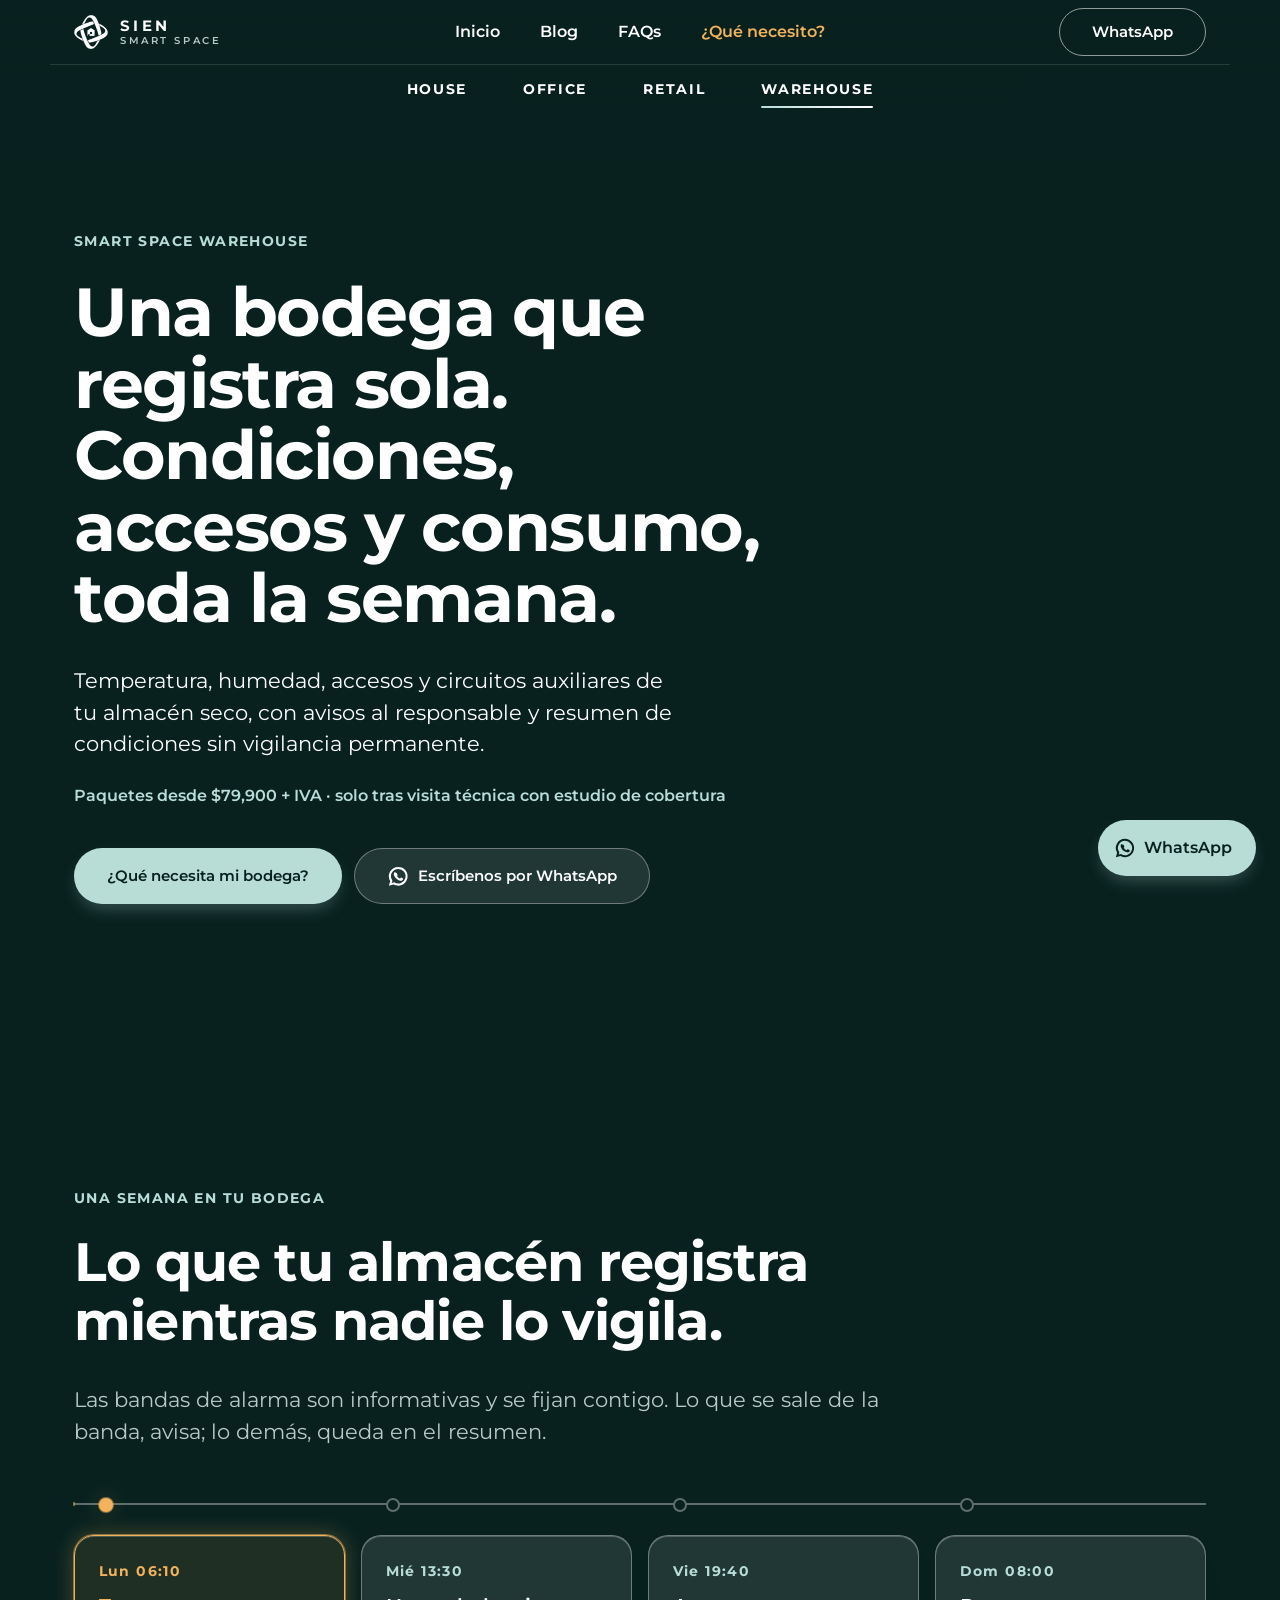
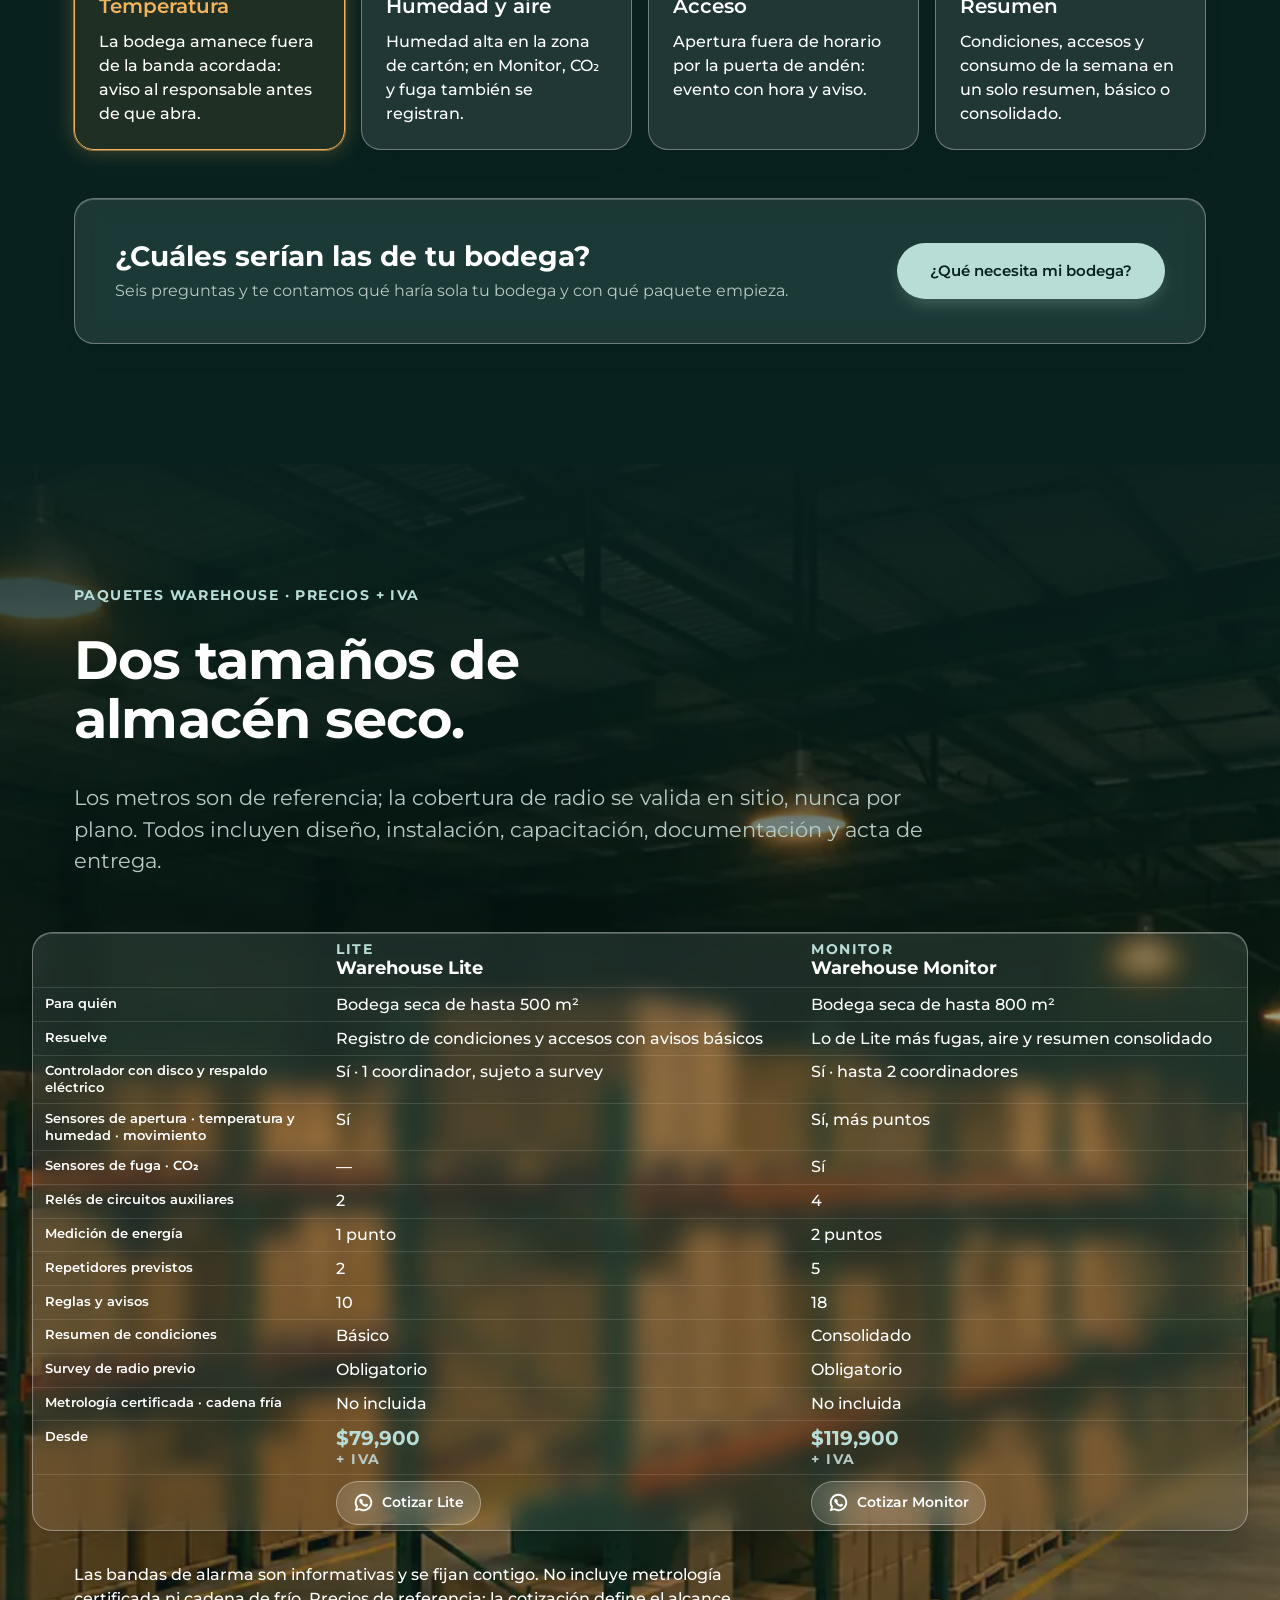
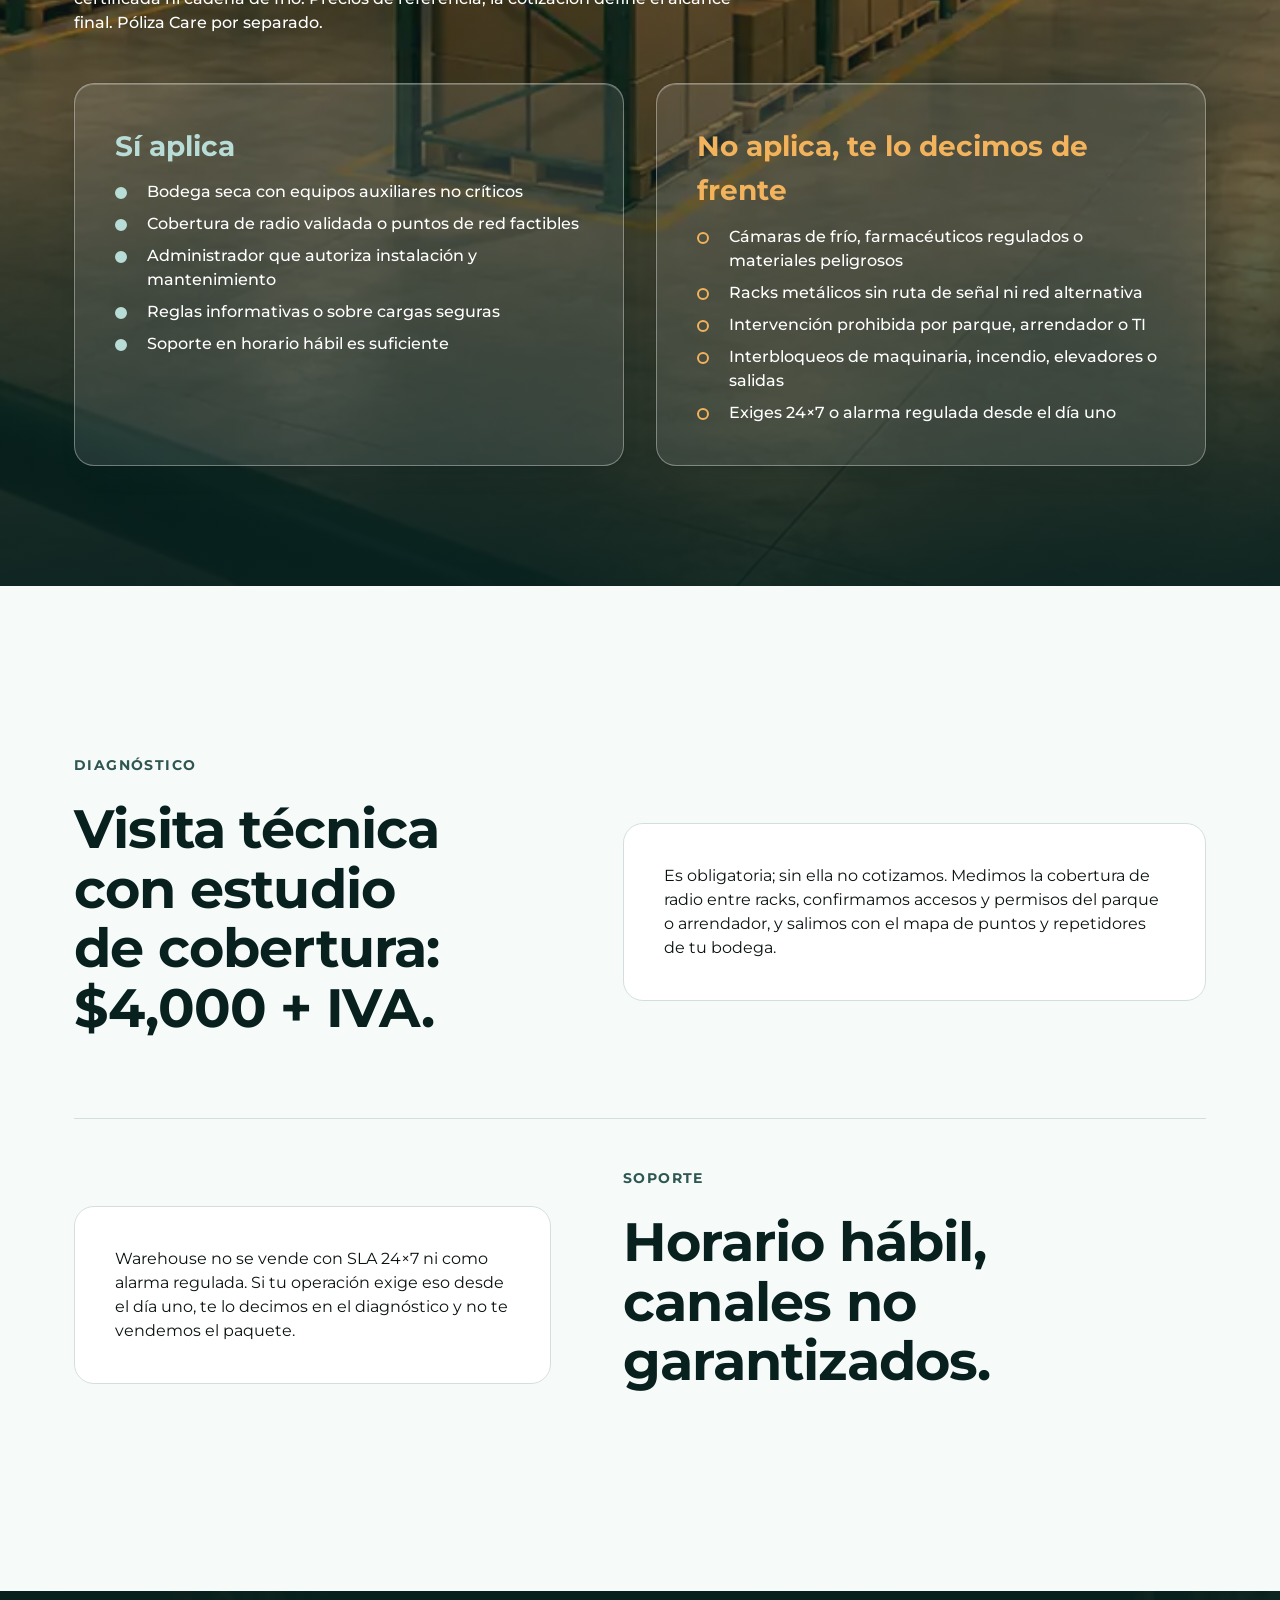
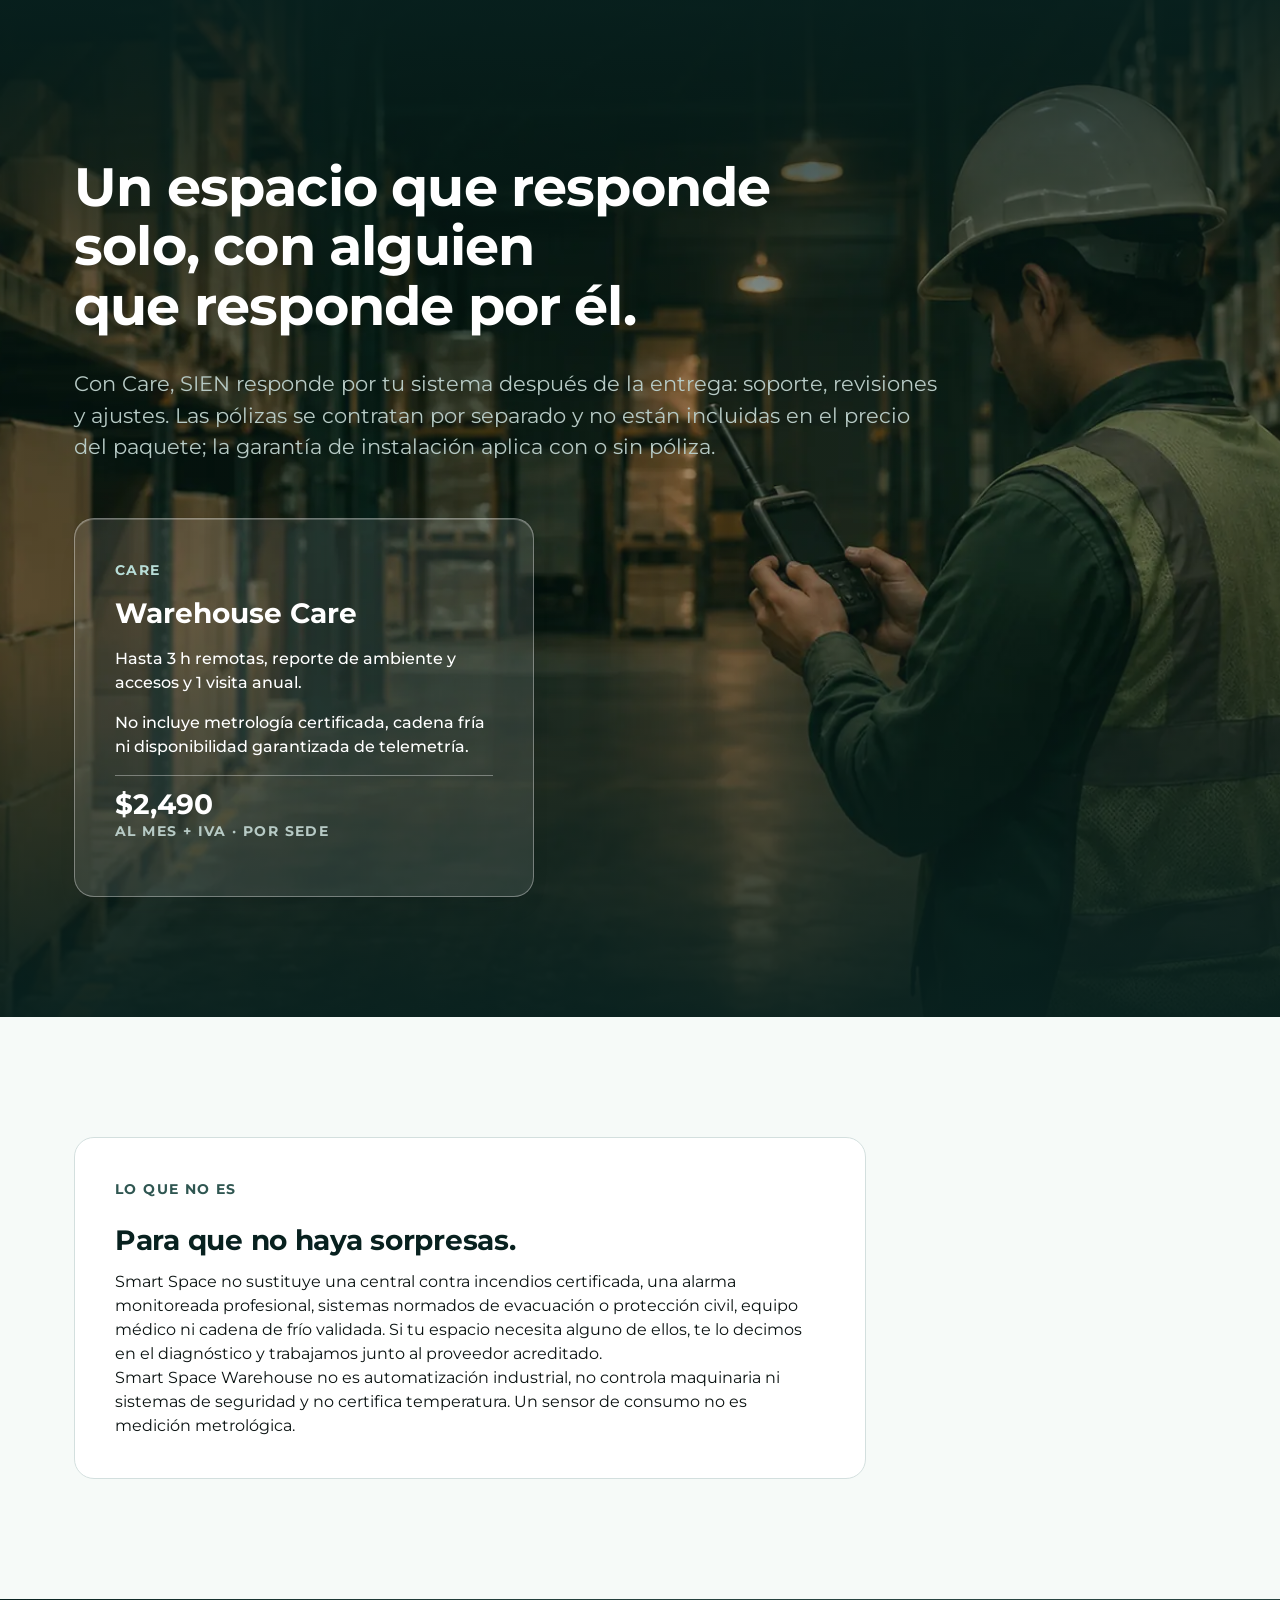
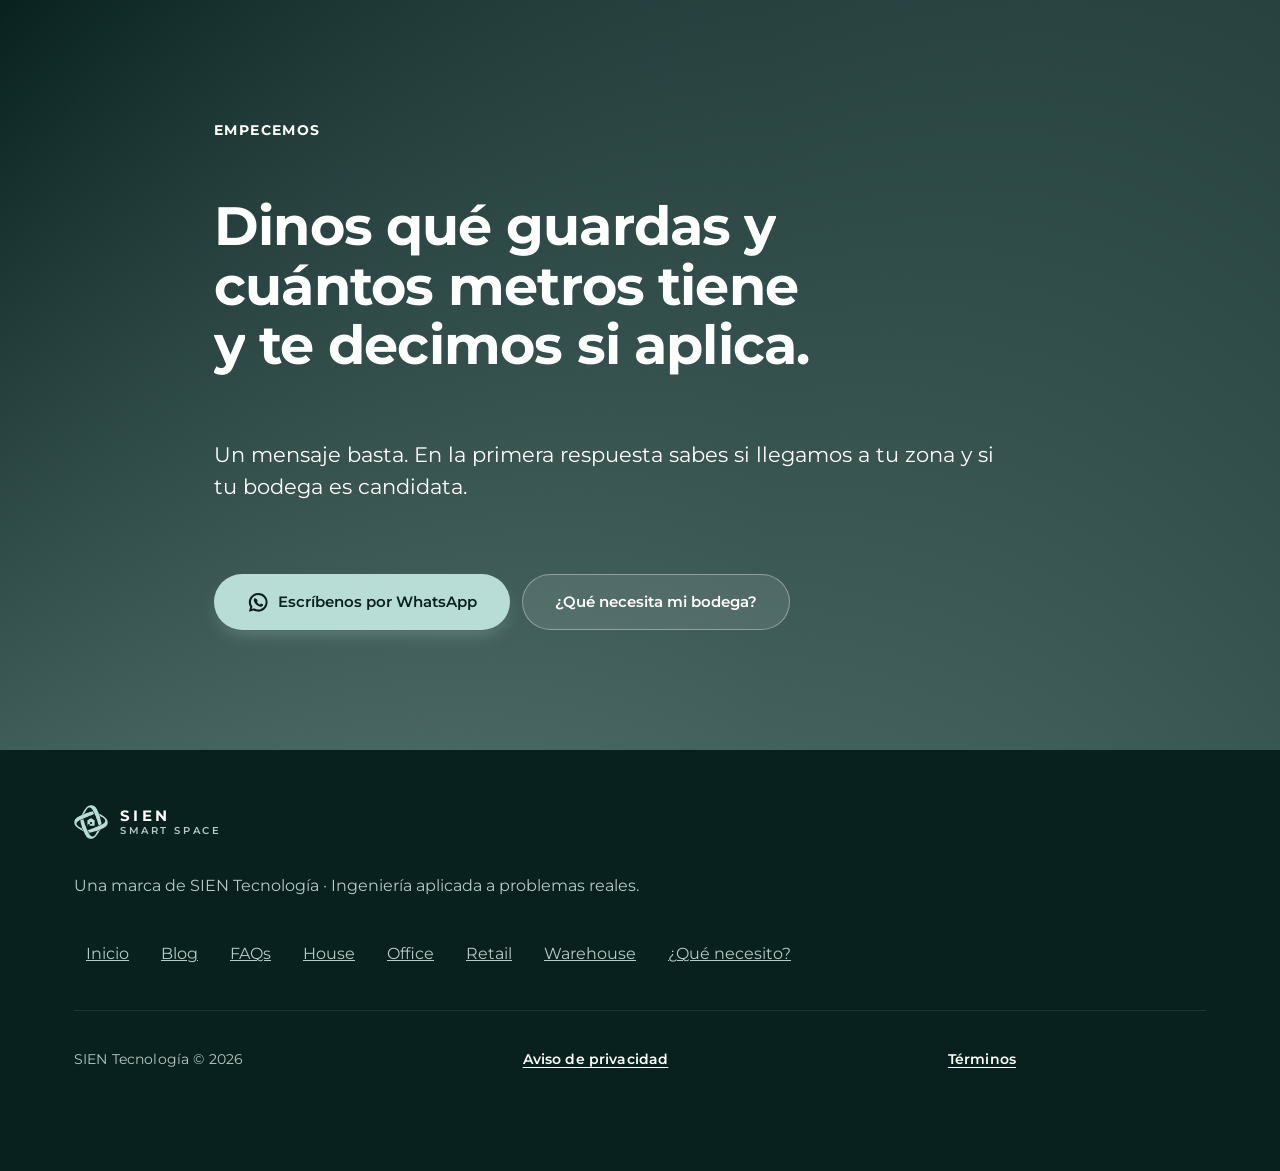
<file: warehouse.html>
<!DOCTYPE html>
<html lang="es">
<head>
<meta charset="UTF-8">
<meta name="viewport" content="width=device-width, initial-scale=1">
<meta http-equiv="Content-Security-Policy" content="default-src 'self'; script-src 'self' https://www.googletagmanager.com https://www.google-analytics.com https://connect.facebook.net; style-src 'self' 'unsafe-inline' https://fonts.googleapis.com; font-src 'self' https://fonts.gstatic.com; img-src 'self' data: https://www.google-analytics.com https://www.googletagmanager.com https://www.facebook.com; connect-src 'self' https://*.google-analytics.com https://*.analytics.google.com https://stats.g.doubleclick.net https://www.googletagmanager.com https://www.facebook.com; frame-src https://www.googletagmanager.com; object-src 'none'; base-uri 'self'; form-action 'self'; upgrade-insecure-requests">
<title>Smart Space Warehouse · Una bodega que registra sola</title>
<meta name="description" content="Temperatura, humedad, accesos y consumo de tu almacén seco, con avisos al responsable y resumen de condiciones sin vigilancia permanente. Paquetes desde $79,900 + IVA.">
<meta name="robots" content="noindex">
<!-- SIEN Smart Space · sitio v2 · prototipo · noindex a propósito -->
<link rel="icon" href="assets/favicon.svg" type="image/svg+xml">
<link rel="icon" href="assets/favicon-32.png" sizes="32x32">
<link rel="apple-touch-icon" href="assets/favicon-180.png">


<link rel="preload" href="assets/fuentes/montserrat-latin.woff2" as="font" type="font/woff2" crossorigin>
<link rel="stylesheet" href="variables.css?v=20261106">
<link rel="stylesheet" href="sistema.css?v=20261106">
<link rel="stylesheet" href="sh.css?v=20261106">
<script src="interacciones.js?v=20261106" defer></script>
<script src="sh.js?v=20261106" defer></script>
<link rel="canonical" href="https://PENDIENTE-DOMINIO/warehouse">
<meta property="og:type" content="website">
<meta property="og:site_name" content="SIEN Smart Space">
<meta property="og:locale" content="es_MX">
<meta property="og:title" content="Smart Space Warehouse · Una bodega que registra sola">
<meta property="og:description" content="Temperatura, humedad, accesos y consumo de tu almacén seco, con avisos al responsable y resumen de condiciones sin vigilancia permanente. Paquetes desde $79,900 + IVA.">
<meta property="og:image" content="assets/og-smart-space.jpg">
</head>
<body>
<a class="salto" href="#contenido">Saltar al contenido</a>
<svg xmlns="http://www.w3.org/2000/svg" width="0" height="0" style="position:absolute" aria-hidden="true" focusable="false"><defs>
<symbol id="i2-casa" viewBox="0 0 24 24"><path fill="currentColor" d="M12 2.6 2.8 10.4a1.2 1.2 0 0 0 .8 2.1H5v7.3A1.9 1.9 0 0 0 6.9 21.7h3.1v-5.2a2 2 0 0 1 4 0v5.2h3.1a1.9 1.9 0 0 0 1.9-1.9v-7.3h1.4a1.2 1.2 0 0 0 .8-2.1z"/></symbol>
<symbol id="i2-edificio" viewBox="0 0 24 24"><path fill="currentColor" fill-rule="evenodd" d="M4.5 21.5V4a1.6 1.6 0 0 1 1.6-1.6h7.8A1.6 1.6 0 0 1 15.5 4v4h3A1.5 1.5 0 0 1 20 9.5v12zM7.6 6v2.4h2.4V6zm0 4.6V13h2.4v-2.4zm4-4.6v2.4H14V6zm0 4.6V13H14v-2.4zM7.6 15.2v2.4h2.4v-2.4zm4 0v2.4H14v-2.4zm4.2-3.3v2.3h2.3v-2.3zm0 4v2.3h2.3v-2.3z"/></symbol>
<symbol id="i2-tienda" viewBox="0 0 24 24"><path fill="currentColor" fill-rule="evenodd" d="M3.2 4.2h17.6l1.3 4.3a3.3 3.3 0 0 1-2.1 3.9v8.1a1.3 1.3 0 0 1-1.3 1.3H5.3A1.3 1.3 0 0 1 4 20.5v-8.1a3.3 3.3 0 0 1-2.1-3.9zM7 13.5v5.3h4.2v-5.3zm6.6 0v5.3H17v-5.3z"/></symbol>
<symbol id="i2-bodega" viewBox="0 0 24 24"><path fill="currentColor" fill-rule="evenodd" d="M2.5 9.2 12 3.4l9.5 5.8v12.3H2.5zM6 12.6v6h3.2v-3h2.3v3h1.6v-3h2.3v3H18v-6z"/></symbol>
<symbol id="i2-obra" viewBox="0 0 24 24"><path fill="currentColor" d="M2.5 19.5h19v2.5h-19zM5 17.5V9.6l7-5.6 7 5.6v7.9h-4.4v-5H9.4v5z"/></symbol>
<symbol id="i2-sillon" viewBox="0 0 24 24"><path fill="currentColor" fill-rule="evenodd" d="M5.5 5.5h13a2.5 2.5 0 0 1 2.5 2.5v1.3a2.7 2.7 0 0 0-2.1 2.6V14H5.1v-2.1A2.7 2.7 0 0 0 3 9.3V8a2.5 2.5 0 0 1 2.5-2.5zM1.6 11.9a1.5 1.5 0 0 1 1.5-1.5h.4a1.5 1.5 0 0 1 1.5 1.5v3.3h14v-3.3a1.5 1.5 0 0 1 1.5-1.5h.4a1.5 1.5 0 0 1 1.5 1.5v5.4a1.6 1.6 0 0 1-1.6 1.6h-.4v1.3a1 1 0 0 1-2 0v-1.3H5.6v1.3a1 1 0 0 1-2 0v-1.3h-.4a1.6 1.6 0 0 1-1.6-1.6z"/></symbol>
<symbol id="i2-cama" viewBox="0 0 24 24"><path fill="currentColor" fill-rule="evenodd" d="M2.5 5.2a1.3 1.3 0 0 1 2.6 0v4.6h5.4V8.2a1.7 1.7 0 0 1 1.7-1.7h6.1a3.2 3.2 0 0 1 3.2 3.2v9.6a1.3 1.3 0 0 1-2.6 0v-2.1H5.1v2.1a1.3 1.3 0 0 1-2.6 0zM6 7.2a2 2 0 1 1 0 4 2 2 0 0 1 0-4z"/></symbol>
<symbol id="i2-silla" viewBox="0 0 24 24"><path fill="currentColor" d="M8 2.2h8a2 2 0 0 1 2 2v5.6a2 2 0 0 1-2 2H8a2 2 0 0 1-2-2V4.2a2 2 0 0 1 2-2zM4.6 12.6h14.8a1.4 1.4 0 0 1 0 2.8h-6v2.2h3.8a1.2 1.2 0 0 1 0 2.4h-3.8v1a1.4 1.4 0 0 1-2.8 0v-1H6.8a1.2 1.2 0 0 1 0-2.4h3.8v-2.2h-6a1.4 1.4 0 0 1 0-2.8z"/></symbol>
<symbol id="i2-cafetera" viewBox="0 0 24 24"><path fill="currentColor" fill-rule="evenodd" d="M3.6 8.4h12.2a1.2 1.2 0 0 1 1.2 1.2v.6h1.6a3.2 3.2 0 0 1 0 6.4h-1.9a6.2 6.2 0 0 1-5.9 4.2H8.4a6.2 6.2 0 0 1-6-6.4V9.6a1.2 1.2 0 0 1 1.2-1.2zm13.4 4.2v2h1.6a1 1 0 0 0 0-2z"/><path fill="none" stroke="currentColor" stroke-width="2.75" stroke-linecap="round" stroke-linejoin="round" d="M7.4 2.2c-1 1.2-1 2.3 0 3.5M10.9 2.2c-1 1.2-1 2.3 0 3.5M14.4 2.2c-1 1.2-1 2.3 0 3.5"/></symbol>
<symbol id="i2-horno" viewBox="0 0 24 24"><path fill="currentColor" fill-rule="evenodd" d="M3 4.5A1.5 1.5 0 0 1 4.5 3h15A1.5 1.5 0 0 1 21 4.5v15a1.5 1.5 0 0 1-1.5 1.5h-15A1.5 1.5 0 0 1 3 19.5zM6.2 5.6a1.2 1.2 0 1 0 0 2.4 1.2 1.2 0 0 0 0-2.4zm3.8 0a1.2 1.2 0 1 0 0 2.4 1.2 1.2 0 0 0 0-2.4zm3.8 0a1.2 1.2 0 1 0 0 2.4 1.2 1.2 0 0 0 0-2.4zM5.8 10.2v8h12.4v-8z"/></symbol>
<symbol id="i2-regadera" viewBox="0 0 24 24"><path fill="currentColor" d="M12 4.4a7 7 0 0 0-7 7v.4a1.3 1.3 0 0 0 1.3 1.3h11.4a1.3 1.3 0 0 0 1.3-1.3v-.4a7 7 0 0 0-7-7zm0-3a1.4 1.4 0 0 1 1.4 1.4v1.6h-2.8V2.8A1.4 1.4 0 0 1 12 1.4zM2.8 6.2a1.4 1.4 0 0 1 1.4-1.4h1.3a1.4 1.4 0 0 1 0 2.8H4.2a1.4 1.4 0 0 1-1.4-1.4zM7.2 15.6a1.5 1.5 0 0 1 3 0v3a1.5 1.5 0 0 1-3 0zm3.3 0a1.5 1.5 0 0 1 3 0v5.6a1.5 1.5 0 0 1-3 0zm3.3 0a1.5 1.5 0 0 1 3 0v3a1.5 1.5 0 0 1-3 0z"/></symbol>
<symbol id="i2-persiana" viewBox="0 0 24 24"><path fill="currentColor" d="M3 3.5A1.5 1.5 0 0 1 4.5 2h15A1.5 1.5 0 0 1 21 3.5V5H3zM3 6.6h18v2.6H3zm0 4.2h18v2.6H3zm0 4.2h18v2.6H3zm7.3 4.2h3.4v1.4a1.7 1.7 0 0 1-3.4 0z"/></symbol>
<symbol id="i2-mesa" viewBox="0 0 24 24"><path fill="currentColor" d="M2 6.6A1.6 1.6 0 0 1 3.6 5h16.8a1.6 1.6 0 0 1 0 3.2H19v10.3a1.5 1.5 0 0 1-3 0V14H8v4.5a1.5 1.5 0 0 1-3 0V8.2H3.6A1.6 1.6 0 0 1 2 6.6zM8 8.2V11h8V8.2z"/></symbol>
<symbol id="i2-luz" viewBox="0 0 24 24"><path fill="currentColor" d="M12 1.8a6.6 6.6 0 0 0-3.6 12.1c.5.4.8.9.8 1.5v.6h5.6v-.6c0-.6.3-1.1.8-1.5A6.6 6.6 0 0 0 12 1.8zM9.2 17.6h5.6v1.2a1.2 1.2 0 0 1-1.2 1.2H10.4a1.2 1.2 0 0 1-1.2-1.2zM10 21.4h4a2 2 0 0 1-4 0z"/></symbol>
<symbol id="i2-clima" viewBox="0 0 24 24"><path fill="currentColor" fill-rule="evenodd" d="M12 1.8A3.4 3.4 0 0 0 8.6 5.2v7.5a5.4 5.4 0 1 0 6.8 0V5.2A3.4 3.4 0 0 0 12 1.8zm0 2.6a.8.8 0 0 1 .8.8v8.9l.6.4a2.8 2.8 0 1 1-2.8 0l.6-.4V5.2a.8.8 0 0 1 .8-.8z"/></symbol>
<symbol id="i2-aire" viewBox="0 0 24 24"><path fill="none" stroke="currentColor" stroke-width="2.75" stroke-linecap="round" stroke-linejoin="round" d="M3 8.3h11.2a2.6 2.6 0 1 0-2.6-2.6M3 12.5h15.4a2.8 2.8 0 1 1-2.8 2.8M3 16.7h7.6a2.3 2.3 0 1 1-2.3 2.3"/></symbol>
<symbol id="i2-agua" viewBox="0 0 24 24"><path fill="currentColor" d="M12 1.9s7.4 7.6 7.4 13A7.4 7.4 0 0 1 4.6 14.9C4.6 9.5 12 1.9 12 1.9zm-3.2 12.6a1.1 1.1 0 0 0-2.2 0 5.5 5.5 0 0 0 3.6 5.1 1.1 1.1 0 1 0 .8-2 3.3 3.3 0 0 1-2.2-3.1z"/></symbol>
<symbol id="i2-energia" viewBox="0 0 24 24"><path fill="currentColor" d="M13.6 1.7a1 1 0 0 1 1.8.7l-1 7.1h4.3a1 1 0 0 1 .8 1.6L10.4 22.3a1 1 0 0 1-1.8-.7l1-7.1H5.3a1 1 0 0 1-.8-1.6z"/></symbol>
<symbol id="i2-enchufe" viewBox="0 0 24 24"><path fill="currentColor" fill-rule="evenodd" d="M8.1 2a1.3 1.3 0 0 1 1.3 1.3v3.9h5.2V3.3a1.3 1.3 0 0 1 2.6 0v3.9h1.4a1.2 1.2 0 0 1 1.2 1.2v2.4a7.8 7.8 0 0 1-6.5 7.7v2.2a1.3 1.3 0 0 1-2.6 0v-2.2a7.8 7.8 0 0 1-6.5-7.7V8.4a1.2 1.2 0 0 1 1.2-1.2h1.4V3.3A1.3 1.3 0 0 1 8.1 2z"/></symbol>
<symbol id="i2-acceso" viewBox="0 0 24 24"><path fill="currentColor" fill-rule="evenodd" d="M5 2.5h14a1.5 1.5 0 0 1 1.5 1.5v16a1.5 1.5 0 0 1-1.5 1.5H5A1.5 1.5 0 0 1 3.5 20V4A1.5 1.5 0 0 1 5 2.5zm9.6 8a1.6 1.6 0 1 0 0 3.2 1.6 1.6 0 0 0 0-3.2z"/></symbol>
<symbol id="i2-candado" viewBox="0 0 24 24"><path fill="currentColor" fill-rule="evenodd" d="M12 1.8a5.2 5.2 0 0 0-5.2 5.2v2.4H6.2A2.2 2.2 0 0 0 4 11.6v8.2A2.2 2.2 0 0 0 6.2 22h11.6a2.2 2.2 0 0 0 2.2-2.2v-8.2a2.2 2.2 0 0 0-2.2-2.2h-.6V7A5.2 5.2 0 0 0 12 1.8zm0 2.7A2.5 2.5 0 0 1 14.5 7v2.4h-5V7A2.5 2.5 0 0 1 12 4.5zm0 8.4a2 2 0 0 0-1 3.7v1.4a1 1 0 0 0 2 0v-1.4a2 2 0 0 0-1-3.7z"/></symbol>
<symbol id="i2-camara" viewBox="0 0 24 24"><path fill="currentColor" fill-rule="evenodd" d="M8.9 3.5a1.3 1.3 0 0 1 1-.5h4.2a1.3 1.3 0 0 1 1 .5l1.5 2h3.3a2 2 0 0 1 2 2v10.5a2 2 0 0 1-2 2H4.1a2 2 0 0 1-2-2V7.5a2 2 0 0 1 2-2h3.3zM12 8.3a4.3 4.3 0 1 0 0 8.6 4.3 4.3 0 0 0 0-8.6zm0 2.5a1.8 1.8 0 1 1 0 3.6 1.8 1.8 0 0 1 0-3.6z"/></symbol>
<symbol id="i2-timbre" viewBox="0 0 24 24"><path fill="currentColor" fill-rule="evenodd" d="M7.5 1.8h9a2.2 2.2 0 0 1 2.2 2.2v16a2.2 2.2 0 0 1-2.2 2.2h-9A2.2 2.2 0 0 1 5.3 20V4a2.2 2.2 0 0 1 2.2-2.2zM12 5a2.6 2.6 0 1 0 0 5.2A2.6 2.6 0 0 0 12 5zm0 8.6a2.4 2.4 0 1 0 0 4.8 2.4 2.4 0 0 0 0-4.8z"/></symbol>
<symbol id="i2-aviso" viewBox="0 0 24 24"><path fill="currentColor" d="M12 1.6a1.6 1.6 0 0 1 1.6 1.6v.6a6.4 6.4 0 0 1 4.8 6.2v4.6l1.7 2.4a1 1 0 0 1-.8 1.6H4.7a1 1 0 0 1-.8-1.6l1.7-2.4V10a6.4 6.4 0 0 1 4.8-6.2v-.6A1.6 1.6 0 0 1 12 1.6zM9.6 20h4.8a2.4 2.4 0 0 1-4.8 0z"/></symbol>
<symbol id="i2-mensaje" viewBox="0 0 24 24"><path fill="currentColor" d="M4.3 3h15.4A2.3 2.3 0 0 1 22 5.3v9.4a2.3 2.3 0 0 1-2.3 2.3h-7.3l-4.6 3.9a1 1 0 0 1-1.6-.8V17H4.3A2.3 2.3 0 0 1 2 14.7V5.3A2.3 2.3 0 0 1 4.3 3zm3 5.4a1.3 1.3 0 1 0 0 2.6 1.3 1.3 0 0 0 0-2.6zm4.7 0a1.3 1.3 0 1 0 0 2.6 1.3 1.3 0 0 0 0-2.6zm4.7 0a1.3 1.3 0 1 0 0 2.6 1.3 1.3 0 0 0 0-2.6z"/></symbol>
<symbol id="i2-conversa" viewBox="0 0 24 24"><path fill="currentColor" d="M3.8 2.5h9.4A1.8 1.8 0 0 1 15 4.3v6a1.8 1.8 0 0 1-1.8 1.8H8.4l-3.1 2.6a.9.9 0 0 1-1.5-.7v-1.9h0A1.8 1.8 0 0 1 2 10.3v-6a1.8 1.8 0 0 1 1.8-1.8zm13.2 5.7h3.2A1.8 1.8 0 0 1 22 10v6a1.8 1.8 0 0 1-1.8 1.8h0v1.9a.9.9 0 0 1-1.5.7l-3.1-2.6H10.6A1.8 1.8 0 0 1 8.8 16v-1.6h4.4a3.8 3.8 0 0 0 3.8-3.8z"/></symbol>
<symbol id="i2-persona" viewBox="0 0 24 24"><path fill="currentColor" d="M12 2.2a4.8 4.8 0 1 1 0 9.6 4.8 4.8 0 0 1 0-9.6zM3.5 20a8.5 8.5 0 0 1 17 0 1.5 1.5 0 0 1-1.5 1.5H5A1.5 1.5 0 0 1 3.5 20z"/></symbol>
<symbol id="i2-grupo" viewBox="0 0 24 24"><path fill="currentColor" d="M8.6 3.2a4 4 0 1 1 0 8 4 4 0 0 1 0-8zm7.6 1.2a3.3 3.3 0 1 1 0 6.6 3.3 3.3 0 0 1 0-6.6zM1.6 19.2a7 7 0 0 1 14 0 1.3 1.3 0 0 1-1.3 1.3H2.9a1.3 1.3 0 0 1-1.3-1.3zm15.2 1.3a8.9 8.9 0 0 0-2-6.3 5.6 5.6 0 0 1 7.6 5.2 1.1 1.1 0 0 1-1.1 1.1z"/></symbol>
<symbol id="i2-presencia" viewBox="0 0 24 24"><path fill="currentColor" d="M9 2.6a4.3 4.3 0 1 1 0 8.6 4.3 4.3 0 0 1 0-8.6zM1.5 20a7.5 7.5 0 0 1 15 0 1.4 1.4 0 0 1-1.4 1.4H2.9A1.4 1.4 0 0 1 1.5 20z"/><path fill="none" stroke="currentColor" stroke-width="2.75" stroke-linecap="round" stroke-linejoin="round" d="M17.2 4.3a4.8 4.8 0 0 1 0 6.4M19.9 2.1a8.2 8.2 0 0 1 0 10.8"/></symbol>
<symbol id="i2-voz" viewBox="0 0 24 24"><path fill="currentColor" d="M12 1.8a3.8 3.8 0 0 1 3.8 3.8v5.2a3.8 3.8 0 0 1-7.6 0V5.6A3.8 3.8 0 0 1 12 1.8z"/><path fill="none" stroke="currentColor" stroke-width="2.75" stroke-linecap="round" stroke-linejoin="round" d="M5.6 10.6a6.4 6.4 0 0 0 12.8 0M12 17v4m-3.6 0h7.2"/></symbol>
<symbol id="i2-encendido" viewBox="0 0 24 24"><path fill="none" stroke="currentColor" stroke-width="2.75" stroke-linecap="round" stroke-linejoin="round" d="M12 3.2v8.2M6.9 6.4a7.6 7.6 0 1 0 10.2 0"/></symbol>
<symbol id="i2-luna" viewBox="0 0 24 24"><path fill="currentColor" d="M13.6 2.2a1 1 0 0 1 1.1 1.4 7.4 7.4 0 0 0 7.1 10.6 1 1 0 0 1 .9 1.5A9.8 9.8 0 1 1 13.6 2.2z"/></symbol>
<symbol id="i2-sol" viewBox="0 0 24 24"><path fill="currentColor" d="M12 6.8a5.2 5.2 0 1 1 0 10.4 5.2 5.2 0 0 1 0-10.4z"/><path fill="none" stroke="currentColor" stroke-width="2.75" stroke-linecap="round" stroke-linejoin="round" d="M12 1.8v2.3M12 19.9v2.3M1.8 12h2.3M19.9 12h2.3M4.8 4.8l1.6 1.6M17.6 17.6l1.6 1.6M4.8 19.2l1.6-1.6M17.6 6.4l1.6-1.6"/></symbol>
<symbol id="i2-reloj" viewBox="0 0 24 24"><path fill="currentColor" fill-rule="evenodd" d="M12 1.8a10.2 10.2 0 1 1 0 20.4 10.2 10.2 0 0 1 0-20.4zm0 4.4a1.2 1.2 0 0 0-1.2 1.2v5.1a1.2 1.2 0 0 0 .5 1l3.4 2.4a1.2 1.2 0 0 0 1.4-2l-2.9-2V7.4A1.2 1.2 0 0 0 12 6.2z"/></symbol>
<symbol id="i2-grafica" viewBox="0 0 24 24"><path fill="currentColor" d="M3 3.2a1.3 1.3 0 0 1 2.6 0v15.2h15.2a1.3 1.3 0 0 1 0 2.6H4.3A1.3 1.3 0 0 1 3 19.7zM7.4 12.3a1.5 1.5 0 0 1 3 0v3.4a1.5 1.5 0 0 1-3 0zm4.6-4a1.5 1.5 0 0 1 3 0v7.4a1.5 1.5 0 0 1-3 0zm4.6 2.4a1.5 1.5 0 0 1 3 0v5a1.5 1.5 0 0 1-3 0z"/></symbol>
<symbol id="i2-chip" viewBox="0 0 24 24"><path fill="currentColor" fill-rule="evenodd" d="M8.4 1.8a1.1 1.1 0 0 1 1.1 1.1v1.5h1.4V2.9a1.1 1.1 0 0 1 2.2 0v1.5h1.4V2.9a1.1 1.1 0 0 1 2.2 0v1.5a2.6 2.6 0 0 1 2.6 2.6h1.5a1.1 1.1 0 0 1 0 2.2h-1.5v1.4h1.5a1.1 1.1 0 0 1 0 2.2h-1.5v1.4h1.5a1.1 1.1 0 0 1 0 2.2h-1.5a2.6 2.6 0 0 1-2.6 2.6v1.5a1.1 1.1 0 0 1-2.2 0v-1.5h-1.4v1.5a1.1 1.1 0 0 1-2.2 0v-1.5H9.5v1.5a1.1 1.1 0 0 1-2.2 0v-1.5a2.6 2.6 0 0 1-2.6-2.6H3.2a1.1 1.1 0 0 1 0-2.2h1.5v-1.4H3.2a1.1 1.1 0 0 1 0-2.2h1.5V9.2H3.2a1.1 1.1 0 0 1 0-2.2h1.5a2.6 2.6 0 0 1 2.6-2.6V2.9a1.1 1.1 0 0 1 1.1-1.1zM9 9v6h6V9z"/></symbol>
<symbol id="i2-senal" viewBox="0 0 24 24"><path fill="currentColor" d="M12 16.6a2.3 2.3 0 1 1 0 4.6 2.3 2.3 0 0 1 0-4.6z"/><path fill="none" stroke="currentColor" stroke-width="2.75" stroke-linecap="round" stroke-linejoin="round" d="M7.6 13.6a6.2 6.2 0 0 1 8.8 0M4.3 10.3a10.9 10.9 0 0 1 15.4 0M1.6 6.8a14.7 14.7 0 0 1 20.8 0"/></symbol>
<symbol id="i2-escudo" viewBox="0 0 24 24"><path fill="currentColor" fill-rule="evenodd" d="M12 1.7l8.3 3.4v5.9c0 5.2-3.5 9.6-8.3 11.3C7.2 20.6 3.7 16.2 3.7 11V5.1zm3.9 7.4a1.2 1.2 0 0 0-1.7-1.7l-3.5 3.5-1.5-1.5a1.2 1.2 0 0 0-1.7 1.7l2.4 2.4a1.2 1.2 0 0 0 1.7 0z"/></symbol>
<symbol id="i2-herramienta" viewBox="0 0 24 24"><path fill="currentColor" d="M15.4 2.3a6 6 0 0 0-6.2 8.1l-6.6 6.6a2.4 2.4 0 0 0 3.4 3.4l6.6-6.6a6 6 0 0 0 8.1-6.2 1 1 0 0 0-1.7-.5l-2.6 2.6-2.5-.7-.7-2.5 2.6-2.6a1 1 0 0 0-.4-1.6z"/></symbol>
<symbol id="i2-libro" viewBox="0 0 24 24"><path fill="currentColor" d="M2.8 4.2A1.2 1.2 0 0 1 4 3h4.3a4.6 4.6 0 0 1 3.7 1.9A4.6 4.6 0 0 1 15.7 3H20a1.2 1.2 0 0 1 1.2 1.2v13.6A1.2 1.2 0 0 1 20 19h-4.3a3.4 3.4 0 0 0-2.7 1.3 1.3 1.3 0 0 1-2 0A3.4 3.4 0 0 0 8.3 19H4a1.2 1.2 0 0 1-1.2-1.2z"/></symbol>
<symbol id="i2-mas" viewBox="0 0 24 24"><path fill="none" stroke="currentColor" stroke-width="2.75" stroke-linecap="round" stroke-linejoin="round" d="M12 5v14M5 12h14"/></symbol>
<symbol id="i2-tinaco" viewBox="0 0 24 24"><path fill="currentColor" fill-rule="evenodd" d="M4 4.2A2.2 2.2 0 0 1 6.2 2h11.6A2.2 2.2 0 0 1 20 4.2v15.6a2.2 2.2 0 0 1-2.2 2.2H6.2A2.2 2.2 0 0 1 4 19.8zM6.8 11.6v7.2h10.4v-7.2c-1.7 1.3-3.5 1.3-5.2 0-1.7 1.3-3.5 1.3-5.2 0z"/></symbol>
<symbol id="i2-flecha" viewBox="0 0 24 24"><path fill="none" stroke="currentColor" stroke-width="2.75" stroke-linecap="round" stroke-linejoin="round" d="M5 19 19 5M8.6 5H19v10.4"/></symbol>
<symbol id="i2-check" viewBox="0 0 24 24"><path fill="none" stroke="currentColor" stroke-width="2.75" stroke-linecap="round" stroke-linejoin="round" d="m4.5 12.6 4.6 4.6L19.5 6.8"/></symbol>
<symbol id="i2-whatsapp" viewBox="0 0 24 24"><path fill="currentColor" fill-rule="evenodd" d="M12 2a10 10 0 0 0-8.6 15.1L2 22l5-1.3A10 10 0 1 0 12 2zm0 2.2a7.8 7.8 0 1 1-4 14.5l-.3-.2-2.6.7.7-2.5-.2-.3A7.8 7.8 0 0 1 12 4.2z"/><path fill="currentColor" transform="translate(12.2 12.2) scale(.85) translate(-13.05 -13.04)" d="M8.9 7.6c-.2 0-.5 0-.7.3-.3.3-1 1-1 2.4s1 2.8 1.2 3c.1.2 2 3.2 5 4.4 2.4 1 2.9.8 3.4.7.5 0 1.7-.7 1.9-1.4.2-.7.2-1.2.2-1.4l-.5-.3-1.8-.9c-.3-.1-.4-.1-.6.1l-.8 1c-.2.2-.3.2-.6.1a6.4 6.4 0 0 1-3.2-2.8c-.2-.4.2-.4.6-1.2.1-.2 0-.4 0-.5l-.9-2c-.2-.5-.4-.5-.6-.5h-.6z"/></symbol>
</defs></svg>
<header class="cabecera sh-cabecera-2" data-cabecera data-superficie="heroe">
  <div class="wrap cabecera__fila">
    <a class="sh-marca" href="index.html" aria-label="SIEN Smart Space — inicio">
      <img class="sh-iso-oscuro" src="assets/iso-blanco.png" alt="" width="34" height="34">
      <img class="sh-iso-claro" src="assets/iso-deep.png" alt="" width="34" height="34">
      <span><b>SIEN</b><small>Smart Space</small></span>
    </a>
    <nav class="cabecera__nav" aria-label="Sitio">
      <a href="index.html">Inicio</a>
      <a href="blog.html">Blog</a>
      <a href="faqs.html">FAQs</a>
      <a class="sh-nav-quiz" href="que-necesito.html#warehouse" data-quiz-abrir data-origen="menu">¿Qué necesito?</a>
    </nav>
    <div class="cabecera__lado">
      <a class="btn cabecera__cta" href="https://wa.me/525664564795?text=Hola%20SIEN%2C%20quiero%20saber%20si%20Smart%20Space%20aplica%20para%20mi%20%5Bcasa%20/%20oficina%20/%20local%20/%20bodega%5D%20en%20%5Bciudad%5D." target="_blank" rel="noopener noreferrer" data-wa data-origen="menu">WhatsApp</a>
      <button type="button" class="cabecera__menu" data-menu-boton aria-expanded="false" aria-controls="panel-movil" aria-label="Abrir menú"><i></i><i></i><i></i></button>
    </div>
  </div>
  <div class="wrap sh-lineas" aria-label="Líneas Smart Space">
    <nav class="cabecera__nav sh-lineas__nav" aria-label="Líneas">
      <a href="house.html">House</a>
      <a href="office.html">Office</a>
      <a href="retail.html">Retail</a>
      <a href="warehouse.html" aria-current="page">Warehouse</a>
    </nav>
  </div>
  <div class="cabecera__panel" id="panel-movil" data-menu-panel hidden>
    <span class="sh-marca" aria-hidden="true"><img src="assets/iso-blanco.png" alt="" width="34" height="34"><span><b>SIEN</b><small>Smart Space</small></span></span>
    <nav aria-label="Sitio">
      <a href="index.html">Inicio</a>
      <a href="blog.html">Blog</a>
      <a href="faqs.html">FAQs</a>
      <a class="sh-nav-quiz" href="que-necesito.html#warehouse" data-quiz-abrir data-origen="menu">¿Qué necesito?</a>
    </nav>
    <span class="sh-panel-rotulo">Líneas Smart Space</span>
    <nav aria-label="Líneas">
      <a href="house.html">House</a>
      <a href="office.html">Office</a>
      <a href="retail.html">Retail</a>
      <a href="warehouse.html" aria-current="page">Warehouse</a>
    </nav>
    <a class="btn btn-cta" href="https://wa.me/525664564795?text=Hola%20SIEN%2C%20quiero%20saber%20si%20Smart%20Space%20aplica%20para%20mi%20%5Bcasa%20/%20oficina%20/%20local%20/%20bodega%5D%20en%20%5Bciudad%5D." target="_blank" rel="noopener noreferrer" data-wa data-origen="menu">Escríbenos por WhatsApp</a>
  </div>
</header>

<main id="contenido">

<!-- 1 · HÉROE ANCHO -->
<section class="heroe sh-heroe sh-heroe--ancho" id="inicio" data-fondo="tinta" data-tunel="propio" data-seccion="hero">
  <div class="sh-foto" aria-hidden="true">
    <picture>
      <source media="(max-width:700px)" srcset="assets/warehouse-heroe-m.webp">
      <img src="assets/warehouse-heroe.webp" alt="" width="2400" height="1350" fetchpriority="high" decoding="async">
    </picture>
  </div>
  <div class="wrap tunel__frente">
    <div>
      <span class="rotulo rotulo--heroe sh-entra sh-entra--abajo" style="--e:0ms">Smart Space Warehouse</span>
      <h1 class="t-h1 sh-entra sh-entra--izq" style="--e:120ms">Una bodega que registra sola. Condiciones, accesos y consumo, toda la semana.</h1>
      <p class="lead sh-entra sh-entra--abajo" style="--e:520ms">Temperatura, humedad, accesos y circuitos auxiliares de tu almacén seco, con avisos al responsable y resumen de condiciones sin vigilancia permanente.</p>
      <p class="sh-claim sh-entra sh-entra--abajo" style="--e:640ms">Paquetes desde $79,900 + IVA · solo tras visita técnica con estudio de cobertura</p>
      <div class="heroe__acciones sh-entra sh-entra--abajo" style="--e:760ms">
        <a class="btn btn-cta" href="que-necesito.html#warehouse" data-quiz-abrir data-origen="hero">¿Qué necesita mi bodega?</a>
        <a class="btn sh-btn-glass" href="https://wa.me/525664564795?text=Hola%20SIEN%2C%20me%20interesa%20Smart%20Space%20Warehouse%20para%20una%20bodega%20de%20%5Bm%C2%B2%5D%20en%20%5Bciudad%5D.%20Guardamos%20%5Btipo%20de%20mercanc%C3%ADa%5D." target="_blank" rel="noopener noreferrer" data-wa data-origen="hero"><svg class="sh-ico"><use href="#i2-whatsapp"/></svg>Escríbenos por WhatsApp</a>
      </div>
    </div>
  </div>
</section>

<!-- 2 · LA JORNADA -->
<section class="acto acto--tinta sh-sec-vidrio" id="jornada" data-fondo="tinta" data-halo data-seccion="jornada" aria-labelledby="t-jornada">
  <div class="sh-foto sh-foto--suave sh-foto--alta" aria-hidden="true">
    <picture>
      <source media="(max-width:700px)" srcset="assets/warehouse-jornada-m.webp">
      <img src="assets/warehouse-jornada.webp" alt="" width="1920" height="1080" loading="lazy" decoding="async">
    </picture>
  </div>
  <div class="wrap">
    <span class="rotulo" data-cortina>Una semana en tu bodega</span>
    <h2 class="t-h2" id="t-jornada" data-lineas data-lineas-delay="90" style="max-width:22ch">Lo que tu almacén registra mientras nadie lo vigila.</h2>
    <p class="lead" data-reveal="fade-up" data-reveal-delay="180">Las bandas de alarma son informativas y se fijan contigo. Lo que se sale de la banda, avisa; lo demás, queda en el resumen.</p>
    <ol class="sh-jornada" data-anillo data-reveal="fade-up" data-reveal-delay="260" style="--n:4" aria-label="Una semana en tu bodega">
      <li class="sh-cap sh-hora" data-reveal="fade-up"><button type="button"><time>Lun 06:10</time><b>Temperatura</b><p>La bodega amanece fuera de la banda acordada: aviso al responsable antes de que abra.</p></button></li>
      <li class="sh-cap sh-hora" data-reveal="fade-up"><button type="button"><time>Mié 13:30</time><b>Humedad y aire</b><p>Humedad alta en la zona de cartón; en Monitor, CO₂ y fuga también se registran.</p></button></li>
      <li class="sh-cap sh-hora" data-reveal="fade-up"><button type="button"><time>Vie 19:40</time><b>Acceso</b><p>Apertura fuera de horario por la puerta de andén: evento con hora y aviso.</p></button></li>
      <li class="sh-cap sh-hora" data-reveal="fade-up"><button type="button"><time>Dom 08:00</time><b>Resumen</b><p>Condiciones, accesos y consumo de la semana en un solo resumen, básico o consolidado.</p></button></li>
    </ol>
    <div class="sh-banda sh-banda--vidrio" data-reveal="fade-up">
      <div><b>¿Cuáles serían las de tu bodega?</b><p>Seis preguntas y te contamos qué haría sola tu bodega y con qué paquete empieza.</p></div>
      <a class="btn btn-cta" href="que-necesito.html#warehouse" data-quiz-abrir data-origen="relato">¿Qué necesita mi bodega?</a>
    </div>
  </div>
</section>

<!-- 3 · EL MOSTRADOR -->
<section class="acto acto--tinta sh-sec-vidrio" id="paquetes" data-fondo="tinta" data-halo data-seccion="paquetes" aria-labelledby="t-paquetes">
  <div class="sh-foto sh-foto--suave sh-foto--baja" aria-hidden="true">
    <picture>
      <source media="(max-width:700px)" srcset="assets/warehouse-mostrador-m.webp">
      <img src="assets/warehouse-mostrador.webp" alt="" width="1920" height="1080" loading="lazy" decoding="async">
    </picture>
  </div>
  <div class="wrap">
    <span class="rotulo" data-cortina>Paquetes Warehouse · precios + IVA</span>
    <h2 class="t-h2" id="t-paquetes" data-lineas data-lineas-delay="90" style="max-width:20ch">Dos tamaños de almacén seco.</h2>
    <p class="lead" data-reveal="fade-up" data-reveal-delay="180">Los metros son de referencia; la cobertura de radio se valida en sitio, nunca por plano. Todos incluyen diseño, instalación, capacitación, documentación y acta de entrega.</p>
    <div class="sh-mostrador sh-mostrador--tabla sh-mostrador--2" data-reveal="fade-up" data-reveal-delay="240">
      <table>
        <thead><tr><th scope="col"><span class="sr-solo">Concepto</span></th><th scope="col"><i>Lite</i>Warehouse Lite</th><th scope="col"><i>Monitor</i>Warehouse Monitor</th></tr></thead>
        <tbody>
          <tr><th scope="row">Para quién</th><td>Bodega seca de hasta 500 m²</td><td>Bodega seca de hasta 800 m²</td></tr>
          <tr><th scope="row">Resuelve</th><td>Registro de condiciones y accesos con avisos básicos</td><td>Lo de Lite más fugas, aire y resumen consolidado</td></tr>
          <tr><th scope="row">Controlador con disco y respaldo eléctrico</th><td>Sí · 1 coordinador, sujeto a survey</td><td>Sí · hasta 2 coordinadores</td></tr>
          <tr><th scope="row">Sensores de apertura · temperatura y humedad · movimiento</th><td>Sí</td><td>Sí, más puntos</td></tr>
          <tr><th scope="row">Sensores de fuga · CO₂</th><td>—</td><td>Sí</td></tr>
          <tr><th scope="row">Relés de circuitos auxiliares</th><td>2</td><td>4</td></tr>
          <tr><th scope="row">Medición de energía</th><td>1 punto</td><td>2 puntos</td></tr>
          <tr><th scope="row">Repetidores previstos</th><td>2</td><td>5</td></tr>
          <tr><th scope="row">Reglas y avisos</th><td>10</td><td>18</td></tr>
          <tr><th scope="row">Resumen de condiciones</th><td>Básico</td><td>Consolidado</td></tr>
          <tr><th scope="row">Survey de radio previo</th><td>Obligatorio</td><td>Obligatorio</td></tr>
          <tr><th scope="row">Metrología certificada · cadena fría</th><td>No incluida</td><td>No incluida</td></tr>
          <tr class="sh-mostrador__precio"><th scope="row">Desde</th><td><em>$79,900</em><small>+ IVA</small></td><td><em>$119,900</em><small>+ IVA</small></td></tr>
          <tr class="sh-mostrador__cta"><th scope="row"><span class="sr-solo">Cotizar</span></th><td><a class="btn sh-btn-glass" href="https://wa.me/525664564795?text=Hola%20SIEN%2C%20me%20interesa%20Warehouse%20Lite%20para%20una%20bodega%20de%20%5Bm%C2%B2%5D%20en%20%5Bciudad%5D.%20Guardamos%20%5Btipo%20de%20mercanc%C3%ADa%5D." target="_blank" rel="noopener noreferrer" data-wa data-origen="warehouse_lite"><svg class="sh-ico"><use href="#i2-whatsapp"/></svg>Cotizar Lite</a></td><td><a class="btn sh-btn-glass" href="https://wa.me/525664564795?text=Hola%20SIEN%2C%20me%20interesa%20Warehouse%20Monitor%20para%20una%20bodega%20de%20%5Bm%C2%B2%5D%20en%20%5Bciudad%5D.%20Guardamos%20%5Btipo%20de%20mercanc%C3%ADa%5D." target="_blank" rel="noopener noreferrer" data-wa data-origen="warehouse_monitor"><svg class="sh-ico"><use href="#i2-whatsapp"/></svg>Cotizar Monitor</a></td></tr>
        </tbody>
      </table>
    </div>
    <ul class="sh-puertas sh-paqs sh-mostrador--tarjetas" data-reveal-stagger="90" aria-label="Paquetes Warehouse · precios + IVA">
      <li data-reveal="fade-up"><article class="sh-puerta sh-ficha"><i>Lite</i><b>Warehouse Lite</b><dl><div class="sh-ficha__fila"><dt>Para quién</dt><dd>Bodega seca de hasta 500 m²</dd></div><div class="sh-ficha__fila"><dt>Resuelve</dt><dd>Registro de condiciones y accesos con avisos básicos</dd></div><div class="sh-ficha__fila"><dt>Controlador con disco y respaldo eléctrico</dt><dd>Sí · 1 coordinador, sujeto a survey</dd></div><div class="sh-ficha__fila"><dt>Sensores de apertura · temperatura y humedad · movimiento</dt><dd>Sí</dd></div><div class="sh-ficha__fila"><dt>Sensores de fuga · CO₂</dt><dd>—</dd></div><div class="sh-ficha__fila"><dt>Relés de circuitos auxiliares</dt><dd>2</dd></div><div class="sh-ficha__fila"><dt>Medición de energía</dt><dd>1 punto</dd></div><div class="sh-ficha__fila"><dt>Repetidores previstos</dt><dd>2</dd></div><div class="sh-ficha__fila"><dt>Reglas y avisos</dt><dd>10</dd></div><div class="sh-ficha__fila"><dt>Resumen de condiciones</dt><dd>Básico</dd></div><div class="sh-ficha__fila"><dt>Survey de radio previo</dt><dd>Obligatorio</dd></div><div class="sh-ficha__fila"><dt>Metrología certificada · cadena fría</dt><dd>No incluida</dd></div></dl><em>Desde $79,900 <small>+ IVA</small></em><a class="btn sh-btn-glass" href="https://wa.me/525664564795?text=Hola%20SIEN%2C%20me%20interesa%20Warehouse%20Lite%20para%20una%20bodega%20de%20%5Bm%C2%B2%5D%20en%20%5Bciudad%5D.%20Guardamos%20%5Btipo%20de%20mercanc%C3%ADa%5D." target="_blank" rel="noopener noreferrer" data-wa data-origen="warehouse_lite"><svg class="sh-ico"><use href="#i2-whatsapp"/></svg>Cotizar Lite</a></article></li>
      <li data-reveal="fade-up"><article class="sh-puerta sh-ficha"><i>Monitor</i><b>Warehouse Monitor</b><dl><div class="sh-ficha__fila"><dt>Para quién</dt><dd>Bodega seca de hasta 800 m²</dd></div><div class="sh-ficha__fila"><dt>Resuelve</dt><dd>Lo de Lite más fugas, aire y resumen consolidado</dd></div><div class="sh-ficha__fila"><dt>Controlador con disco y respaldo eléctrico</dt><dd>Sí · hasta 2 coordinadores</dd></div><div class="sh-ficha__fila"><dt>Sensores de apertura · temperatura y humedad · movimiento</dt><dd>Sí, más puntos</dd></div><div class="sh-ficha__fila"><dt>Sensores de fuga · CO₂</dt><dd>Sí</dd></div><div class="sh-ficha__fila"><dt>Relés de circuitos auxiliares</dt><dd>4</dd></div><div class="sh-ficha__fila"><dt>Medición de energía</dt><dd>2 puntos</dd></div><div class="sh-ficha__fila"><dt>Repetidores previstos</dt><dd>5</dd></div><div class="sh-ficha__fila"><dt>Reglas y avisos</dt><dd>18</dd></div><div class="sh-ficha__fila"><dt>Resumen de condiciones</dt><dd>Consolidado</dd></div><div class="sh-ficha__fila"><dt>Survey de radio previo</dt><dd>Obligatorio</dd></div><div class="sh-ficha__fila"><dt>Metrología certificada · cadena fría</dt><dd>No incluida</dd></div></dl><em>Desde $119,900 <small>+ IVA</small></em><a class="btn sh-btn-glass" href="https://wa.me/525664564795?text=Hola%20SIEN%2C%20me%20interesa%20Warehouse%20Monitor%20para%20una%20bodega%20de%20%5Bm%C2%B2%5D%20en%20%5Bciudad%5D.%20Guardamos%20%5Btipo%20de%20mercanc%C3%ADa%5D." target="_blank" rel="noopener noreferrer" data-wa data-origen="warehouse_monitor"><svg class="sh-ico"><use href="#i2-whatsapp"/></svg>Cotizar Monitor</a></article></li>
    </ul>
    <p class="sh-caps-pie" data-reveal="fade-up">Las bandas de alarma son informativas y se fijan contigo. No incluye metrología certificada ni cadena de frío. Precios de referencia; la cotización define el alcance final. Póliza Care por separado.</p>

    <div class="sh-elegible" data-reveal="fade-up" aria-label="¿Aplica para tu bodega?">
      <div class="sh-elegible__col sh-elegible__si"><b>Sí aplica</b>
        <ul><li>Bodega seca con equipos auxiliares no críticos</li><li>Cobertura de radio validada o puntos de red factibles</li><li>Administrador que autoriza instalación y mantenimiento</li><li>Reglas informativas o sobre cargas seguras</li><li>Soporte en horario hábil es suficiente</li></ul></div>
      <div class="sh-elegible__col sh-elegible__no"><b>No aplica, te lo decimos de frente</b>
        <ul><li>Cámaras de frío, farmacéuticos regulados o materiales peligrosos</li><li>Racks metálicos sin ruta de señal ni red alternativa</li><li>Intervención prohibida por parque, arrendador o TI</li><li>Interbloqueos de maquinaria, incendio, elevadores o salidas</li><li>Exiges 24×7 o alarma regulada desde el día uno</li></ul></div>
    </div>
  </div>
</section>

<!-- 4 · ZIG-ZAG CLARO -->
<section class="acto sec-luz" id="antes" data-halo data-seccion="antes" aria-label="Antes de cotizar">
  <div class="wrap">
    <div class="sh-zig">
      <div class="sh-zig__texto" data-reveal="fade-right">
        <span class="rotulo" data-cortina>Diagnóstico</span>
        <h2 class="t-h2" style="max-width:18ch">Visita técnica con estudio de cobertura: $4,000 + IVA.</h2>
      </div>
      <div class="sh-noes" data-reveal="fade-left"><p>Es obligatoria; sin ella no cotizamos. Medimos la cobertura de radio entre racks, confirmamos accesos y permisos del parque o arrendador, y salimos con el mapa de puntos y repetidores de tu bodega.</p></div>
    </div>
    <div class="sh-zig sh-zig--inv">
      <div class="sh-zig__texto" data-reveal="fade-left">
        <span class="rotulo" data-cortina>Soporte</span>
        <h2 class="t-h2" style="max-width:18ch">Horario hábil, canales no garantizados.</h2>
      </div>
      <div class="sh-noes" data-reveal="fade-right"><p>Warehouse no se vende con SLA 24×7 ni como alarma regulada. Si tu operación exige eso desde el día uno, te lo decimos en el diagnóstico y no te vendemos el paquete.</p></div>
    </div>
  </div>
</section>

<!-- 5 · CARE -->
<section class="acto acto--tinta sh-sec-vidrio" id="care" data-fondo="tinta" data-halo data-seccion="care" aria-labelledby="t-care">
  <div class="sh-foto sh-foto--suave sh-foto--baja" aria-hidden="true">
    <picture>
      <source media="(max-width:700px)" srcset="assets/warehouse-care-m.webp">
      <img src="assets/warehouse-care.webp" alt="" width="1920" height="1080" loading="lazy" decoding="async">
    </picture>
  </div>
  <div class="wrap">
    <span class="rotulo" data-cortina>Warehouse Care · póliza por separado · mensual + IVA · por sede</span>
    <h2 class="t-h2" id="t-care" data-lineas data-lineas-delay="90" style="max-width:22ch">Un espacio que responde solo, con alguien que responde por él.</h2>
    <p class="lead" data-reveal="fade-up" data-reveal-delay="180">Con Care, SIEN responde por tu sistema después de la entrega: soporte, revisiones y ajustes. Las pólizas se contratan por separado y no están incluidas en el precio del paquete; la garantía de instalación aplica con o sin póliza.</p>
    <ul class="sh-puertas sh-paqs sh-care1" data-reveal-stagger="90" aria-label="Warehouse Care · póliza por separado · mensual + IVA · por sede">
      <li data-reveal="fade-up"><article class="sh-puerta"><i>Care</i><b>Warehouse Care</b><p>Hasta 3 h remotas, reporte de ambiente y accesos y 1 visita anual.</p><p class="sh-noinc">No incluye metrología certificada, cadena fría ni disponibilidad garantizada de telemetría.</p><em>$2,490 <small>al mes + IVA · por sede</small></em></article></li>
    </ul>
  </div>
</section>

<!-- LO QUE NO ES -->
<section class="acto sec-luz" id="lo-que-no-es" data-halo data-seccion="lo-que-no-es" aria-labelledby="t-noes">
  <div class="wrap">
    <div class="sh-noes" data-reveal="fade-up">
      <span class="rotulo" data-cortina>Lo que no es</span>
      <h2 class="t-h3" id="t-noes">Para que no haya sorpresas.</h2>
      <p>Smart Space no sustituye una central contra incendios certificada, una alarma monitoreada profesional, sistemas normados de evacuación o protección civil, equipo médico ni cadena de frío validada. Si tu espacio necesita alguno de ellos, te lo decimos en el diagnóstico y trabajamos junto al proveedor acreditado.</p><p>Smart Space Warehouse no es automatización industrial, no controla maquinaria ni sistemas de seguridad y no certifica temperatura. Un sensor de consumo no es medición metrológica.</p>
    </div>
  </div>
</section>

<!-- CIERRE -->
<section class="sh-cierre" id="cierre" data-seccion="cierre" aria-labelledby="t-cierre">
  <div class="wrap">
    <span class="rotulo" data-cortina>Empecemos</span>
    <h2 id="t-cierre" data-lineas data-lineas-delay="90">Dinos qué guardas y cuántos metros tiene y te decimos si aplica.</h2>
    <p data-reveal="fade-up" data-reveal-delay="180">Un mensaje basta. En la primera respuesta sabes si llegamos a tu zona y si tu bodega es candidata.</p>
    <div class="heroe__acciones" data-reveal="fade-up" data-reveal-delay="300">
      <a class="btn btn-cta" href="https://wa.me/525664564795?text=Hola%20SIEN%2C%20me%20interesa%20Smart%20Space%20Warehouse%20para%20una%20bodega%20de%20%5Bm%C2%B2%5D%20en%20%5Bciudad%5D.%20Guardamos%20%5Btipo%20de%20mercanc%C3%ADa%5D." target="_blank" rel="noopener noreferrer" data-wa data-origen="warehouse"><svg class="sh-ico"><use href="#i2-whatsapp"/></svg>Escríbenos por WhatsApp</a>
      <a class="btn sh-btn-glass" href="que-necesito.html#warehouse" data-quiz-abrir data-origen="cierre">¿Qué necesita mi bodega?</a>
    </div>
  </div>
</section>
</main>

<footer class="colofon">
  <div class="wrap">
    <div class="colofon__rejilla">
      <div class="colofon__marca">
        <span class="sh-marca"><img src="assets/iso-mint.png" alt="" width="34" height="34"><span><b>SIEN</b><small>Smart Space</small></span></span>
        <span class="colofon__seña">Una marca de SIEN Tecnología · Ingeniería aplicada a problemas reales.</span>
      </div>
      <nav class="colofon__redes" aria-label="Secciones">
        <a href="index.html" style="width:auto;padding-inline:var(--s-3)">Inicio</a>
      <a href="blog.html" style="width:auto;padding-inline:var(--s-3)">Blog</a>
      <a href="faqs.html" style="width:auto;padding-inline:var(--s-3)">FAQs</a>
      <a href="house.html" style="width:auto;padding-inline:var(--s-3)">House</a>
      <a href="office.html" style="width:auto;padding-inline:var(--s-3)">Office</a>
      <a href="retail.html" style="width:auto;padding-inline:var(--s-3)">Retail</a>
      <a href="warehouse.html" style="width:auto;padding-inline:var(--s-3)">Warehouse</a>
      <a href="que-necesito.html" style="width:auto;padding-inline:var(--s-3)">¿Qué necesito?</a>
      </nav>
    </div>
    <div class="colofon__legal">
      <span>SIEN Tecnología © 2026</span>
      <a href="aviso-de-privacidad.html">Aviso de privacidad</a>
      <a href="terminos.html">Términos</a>
    </div>
  </div>
</footer>
<a class="sh-wa" href="https://wa.me/525664564795?text=Hola%20SIEN%2C%20me%20interesa%20Smart%20Space%20Warehouse%20para%20una%20bodega%20de%20%5Bm%C2%B2%5D%20en%20%5Bciudad%5D.%20Guardamos%20%5Btipo%20de%20mercanc%C3%ADa%5D." target="_blank" rel="noopener noreferrer" data-wa-flotante aria-label="Escríbenos por WhatsApp"><svg class="sh-ico"><use href="#i2-whatsapp"/></svg><span>WhatsApp</span></a>
</body>
</html>
</file>
<file: variables.css>
/* Montserrat (OFL) alojada en el sitio: evita la cadena bloqueante a
   fonts.googleapis.com (~0.9 s de LCP en celular). Variable 400-700. */
@font-face{font-family:'Montserrat';font-style:normal;font-weight:400 700;font-display:swap;src:url(assets/fuentes/montserrat-latin-ext.woff2) format('woff2');unicode-range:U+0100-02BA,U+02BD-02C5,U+02C7-02CC,U+02CE-02D7,U+02DD-02FF,U+0304,U+0308,U+0329,U+1D00-1DBF,U+1E00-1E9F,U+1EF2-1EFF,U+2020,U+20A0-20AB,U+20AD-20C4,U+2113,U+2C60-2C7F,U+A720-A7FF}
@font-face{font-family:'Montserrat';font-style:normal;font-weight:400 700;font-display:swap;src:url(assets/fuentes/montserrat-latin.woff2) format('woff2');unicode-range:U+0000-00FF,U+0131,U+0152-0153,U+02BB-02BC,U+02C6,U+02DA,U+02DC,U+0304,U+0308,U+0329,U+2000-206F,U+20AC,U+2122,U+2191,U+2193,U+2212,U+2215,U+FEFF,U+FFFD}
/* ══════════════════════════════════════════════════════════════════════════
   SIEN Smart Space · variables.css
   Capa de marca · DC PRO Agency — Kit portable (base dcpro.mx 2026-08)

   Es la ÚNICA hoja que se reescribe por cliente. Conserva TODOS los nombres
   de token del kit para que sistema.css e interacciones.js entren sin tocar
   una línea. Los nombres cromáticos del kit (--cian, --azul, --purpura,
   --rosa) se conservan como NOMBRES DE ROL; su valor es el de la marca.

   ── DE DÓNDE SALEN ESTOS VALORES ───────────────────────────────────────────
   Canon      · literal del manual «Brand Guidelines v1.0» (sep 2026):
                SPACE DEEP #08211F · GREEN MINERAL #4F7F79 · MINT LIGHT #B8DDD7
                WHITE SOFT #F6FAF8 · INK BLACK #0A1211 · degradado deep→mint.
   Propuesta  · derivado por el método de doce roles de DC PRO: mismo matiz,
                sólo cambia luminosidad hasta cumplir el umbral WCAG del fondo
                donde se usa (3.0 texto grande · 4.5 texto normal).
   Fuente de verdad: «Guía de Estilos · Design Tokens · SIEN Smart Space v1.0».

   NOMBRE PROVISIONAL · «SIEN Smart Space» sustituye a «SPACE HOME» a reserva
   de la consulta ante la Secretaría de Economía. El imagotipo se conserva;
   el wordmark lo entrega diseño. PENDIENTE NOMBRE.

   Todas las razones anotadas están CALCULADAS (fórmula WCAG 2.x) sobre el
   fondo donde el color se usa. Cambiar un valor obliga a repetir la medición.
   ══════════════════════════════════════════════════════════════════════════ */

:root{

/* ══════════════════════════════════════════════════════════════════════════
   1 · COLOR DE MARCA
   ════════════════════════════════════════════════════════════════════════ */

  /* --- Tinta · SPACE DEEP, el fondo principal del manual ---------------------
     Territorio oscuro: héroe, escenas fijadas, cierre, pie. Blanco rinde
     16.83:1. El sitio es dark-first porque el color de acción (mint) sólo
     contrasta sobre esta superficie. */
  --tinta:              #08211F;   /* Canon · SPACE DEEP · 16.83:1 con blanco   */
  --tinta-2:            #112C2A;   /* Propuesta · deep elevado · tarjetas sobre deep */
  --tinta-3:            #1A3835;   /* Propuesta · chapas, filos, vidrio          */

  /* --- Mint · el acento sobre oscuro (rol brand del kit) ---------------------
     El manual designa MINT LIGHT para acentos, CTA y estados activos. Sobre
     tinta rinde 11.51:1: puede ser texto y relleno. Sobre papel rinde 1.46:1:
     NUNCA es texto ni botón sobre claro; para eso existen los escalones
     mineral de abajo, mismo matiz, sólo más hondos. */
  --cian:               #B8DDD7;   /* Canon · MINT LIGHT · acento sobre tinta   */
  --cian-titulo:        #4F7F79;   /* Canon · GREEN MINERAL · 4.52:1 papel · titular ≥24px o botón */
  --cian-texto:         #3A6660;   /* Propuesta · 6.46:1 papel · 6.14:1 luz · antetítulos */
  --cian-hondo:         #2F5651;   /* Propuesta · 8.17:1 papel · cifras, íconos sobre claro */
  --cian-brisa:         #FBFDFD;   /* Propuesta · veladura 6 %                  */
  --cian-tenue:         #F6FBFA;   /* Propuesta · tinte 12 % · fondos          */
  --cian-suave:         #EDF6F5;   /* Propuesta · 25 % · chips sobre claro      */
  --cian-claro:         #B8DDD7;   /* Canon · sobre tinta 11.51:1               */

  /* --- Green Mineral · bloques, soporte, iconografía (roles --azul/--purpura) -
     --azul es GREEN MINERAL literal: relleno y planos; como texto sólo sobre
     papel puro (4.52:1), no sobre WHITE SOFT (4.30:1). --purpura es el
     escalón hondo del mismo matiz: texto y enlaces sobre claro (8.17:1). */
  --azul:               #4F7F79;   /* Canon · GREEN MINERAL                     */
  --azul-claro:         #8FBDB5;   /* Propuesta · sobre tinta 8.11:1            */
  --azul-tenue:         #E6F0EE;   /* Propuesta                                 */
  --purpura:            #2F5651;   /* Propuesta · plano hondo · 8.17:1 papel   */
  --purpura-claro:      #7AAEA6;   /* Propuesta · sobre tinta 6.76:1            */
  --purpura-tenue:      #E9F1EF;   /* Propuesta                                 */

  /* --- Mint de petición · el color de acción (rol action) --------------------
     El manual cierra la paleta a cinco colores y reserva MINT LIGHT al CTA.
     Marca ÚNICAMENTE lo que se le pide al visitante: iniciar el quiz,
     solicitar levantamiento, escribir por WhatsApp. A lo sumo uno por
     pantalla, nunca en la cabecera, nunca como decoración.

     Medido: tinta sobre #B8DDD7 rinde 11.51:1; blanco sobre él 1.46:1. POR ESO
     EL BOTÓN DE PETICIÓN LLEVA TINTA, no blanco. Y por eso el botón mint sólo
     vive sobre tinta, degradado o fotografía: sobre papel desaparece. Para
     texto de petición sobre claro existe --rosa-honda. */
  --rosa:               #B8DDD7;   /* Canon · relleno de petición               */
  --rosa-vivo:          #A3D2CA;   /* Propuesta · hover · tinta encima 10.12:1  */
  --rosa-honda:         #3A6660;   /* Propuesta · 6.46:1 papel · texto de petición sobre claro */
  --rosa-tenue:         #DFF0ED;   /* Propuesta · opción elegida, nota de decisión */
  --sobre-rosa:         var(--tinta);

  /* --- Degradados · sólo con las paradas que sobreviven en su superficie ----
     --grad es el degradado oficial (SPACE DEEP → MINT LIGHT), Canon. Fondo de
     héroe, separadores y bandas de CTA; nunca como texto.
     --grad-tinta: como TEXTO sobre tinta; peor parada 11.51:1.
     --grad-papel: como TEXTO sobre papel; peor parada 6.46:1. */
  --grad:        linear-gradient(135deg,#08211F 0%,#B8DDD7 100%);
  --grad-h:      linear-gradient(90deg,#08211F 0%,#B8DDD7 100%);
  --grad-tinta:  linear-gradient(96deg,#B8DDD7 0%,#E3F2EF 55%,#FFFFFF 100%);
  --grad-papel:  linear-gradient(96deg,#3A6660 0%,#2F5651 48%,#08211F 100%);

  /* --- Superficies y texto · neutros teñidos al matiz de la tinta ---------- */
  --papel:              #FFFFFF;
  --luz:                  #F6FAF8;   /* Canon · WHITE SOFT · sección clara        */
  --texto:              #0A1211;   /* Canon · INK BLACK · 18.96:1 papel         */
  --texto-medio:        #566B67;   /* Propuesta · 5.68:1 papel · 5.40:1 luz     */
  --texto-tenue:        #5F736F;   /* Propuesta · 5.04:1 papel · 4.79:1 luz · 4.52:1 gris-claro */
  --sobre-tinta:        #FFFFFF;   /* 16.83:1                                    */
  --sobre-tinta-tenue:  #B7CAC5;   /* Propuesta · 9.83:1 tinta                  */
  --sobre-tinta-media:  #95ABA6;   /* Propuesta · 6.94:1 tinta · 6.10:1 tinta-2 */
  --linea:              #D3DFDE;
  --linea-suave:        #E6EEEC;
  --gris-claro:         #EEF4F2;

  /* --- Canal · WhatsApp -------------------------------------------------------
     El manual no usa el verde de WhatsApp: el CTA de WhatsApp es mint (p. 18,
     «Hablar por WhatsApp»). Es la misma acción que el levantamiento, así que
     lleva el mismo color de petición. Tinta encima: 11.51:1. */
  --wa:                 #B8DDD7;
  --sobre-wa:           var(--tinta);

  /* --- Luz cálida · el color de INTERACCIÓN, no de superficie -------------------
     Propuesta (nov 2026) · ámbar de 2700 K tomado de la luz de las fotografías
     del manual. Es lo que se enciende: hover, foco, activo, toggles encendidos.
     Nunca relleno de bloque, nunca texto sobre papel (1.85:1). Sobre tinta
     rinde 9.12:1, así que puede ser texto pequeño sobre oscuro si hiciera falta. */
  --ambar:                #F2B35C;   /* Propuesta · luz encendida                 */
  --ambar-rgb:            242,179,92;
  --halo-ambar:           0 0 0 2px rgba(var(--ambar-rgb),.55), 0 0 26px 2px rgba(var(--ambar-rgb),.45), 0 10px 30px -10px rgba(var(--ambar-rgb),.6);
  --halo-ambar-suave:     0 0 0 1px rgba(var(--ambar-rgb),.5), 0 0 22px 0 rgba(var(--ambar-rgb),.3);

/* ══════════════════════════════════════════════════════════════════════════
   2 · CANALES RGB
   ══════════════════════════════════════════════════════════════════════════ */
  --cian-rgb:           184,221,215;
  --azul-rgb:           79,127,121;
  --purpura-rgb:        47,86,81;
  --rosa-rgb:           184,221,215;
  --tinta-rgb:          8,33,31;
  --papel-rgb:          255,255,255;

/* ══════════════════════════════════════════════════════════════════════════
   3 · VELADURAS
   ══════════════════════════════════════════════════════════════════════════ */
  --velo-cabecera:      rgba(var(--papel-rgb),.88);
  --velo-cabecera-tinta:rgba(var(--tinta-rgb),.82);   /* medido sobre el cuadro más claro de casa-exterior: ver sh.css */
  --velo-chapa:         rgba(var(--papel-rgb),.08);
  --velo-chapa-borde:   rgba(var(--papel-rgb),.16);
  --velo-cuerpo:        rgba(var(--cian-rgb),.05);
  --halo-cta:           rgba(var(--rosa-rgb),.35);

  /* Glass del manual: blanco 10 % + borde blanco 35 % + blur 12 px */
  --vidrio-desenfoque:  12px;
  --vidrio-saturacion:  1.3;
  --vidrio-fondo:       rgba(var(--papel-rgb),.10);
  --vidrio-fondo-alto:  rgba(var(--papel-rgb),.14);
  --vidrio-borde:       rgba(var(--papel-rgb),.35);
  --vidrio-filo:        inset 0 1px 0 rgba(var(--papel-rgb),.22);
  --vidrio-asiento:     rgba(var(--tinta-rgb),.52);
  --vidrio-claro-fondo: rgba(var(--papel-rgb),.66);
  --vidrio-claro-borde: rgba(var(--tinta-rgb),.08);
  --vidrio-claro-filo:  inset 0 1px 0 rgba(var(--papel-rgb),.9);
  --vidrio-hondo:       rgba(var(--tinta-rgb),.3);
  --destello:           rgba(var(--papel-rgb),.14);
  --halo-cian:          rgba(var(--cian-rgb),.18);
  --halo-purpura:       rgba(var(--purpura-rgb),.22);
  --regla-apagada:      .22;

/* ══════════════════════════════════════════════════════════════════════════
   4 · TIPOGRAFÍA
   Canon · Montserrat es la única familia del sistema (manual 03.1). El kit
   pide una pareja mono para etiquetas y datos; aquí la «mono» es la misma
   Montserrat en SemiBold, mayúsculas y tracking, como los labels del manual.
   Titulares en caja baja, Bold. Cuerpo Regular (el kit usa Light; el manual
   no tiene Light). Sustitutos: Arial / Helvetica. Sin sustitución automática.
   ══════════════════════════════════════════════════════════════════════════ */
  --ff:"Montserrat",Arial,Helvetica,-apple-system,BlinkMacSystemFont,"Segoe UI",sans-serif;
  --ff-mono:"Montserrat",Arial,Helvetica,sans-serif;

  --t-hero:   clamp(2.25rem, 1.2rem + 4.6vw, 3.75rem);
  --t-h2:     clamp(1.65rem, 1.15rem + 2.2vw, 2.5rem);
  --t-h3:     clamp(1.15rem, 1.05rem + .45vw, 1.375rem);
  --t-lead:   clamp(1.05rem, .97rem + .4vw, 1.2rem);
  --t-body:   clamp(1rem, .97rem + .13vw, 1.0625rem);
  --t-small:  .875rem;
  --t-micro:  .75rem;
  --t-nano:   .72rem;
  --t-cifra:  clamp(2.5rem, 1.6rem + 3.8vw, 4.5rem);
  --t-escena: clamp(1.55rem, 1.1rem + 1.95vw, 2.375rem);
  --t-fase:   clamp(2rem, 1.3rem + 3vw, 3.25rem);

  --lh-nodo: 1; --lh-hero: 1.05; --lh-titular: 1.15; --lh-h2: 1.15;
  --lh-tarjeta: 1.4; --lh-lead: 1.5; --lh-cuerpo: 1.6; --lh-lectura: 1.7;

  --tr-hero: -.02em; --tr-h2: -.015em; --tr-h3: -.01em; --tr-cifra: -.02em;
  --tr-rotulo: .14em; --tr-nano: .12em;

  --peso-light: 400; --peso-normal: 400; --peso-medio: 500;
  --peso-semi: 600; --peso-fuerte: 700; --peso-extra: 700;

/* ══════════════════════════════════════════════════════════════════════════
   5 · ESPACIO Y RITMO
   ══════════════════════════════════════════════════════════════════════════ */
  --s-1: .25rem; --s-2: .5rem; --s-3: .75rem; --s-4: 1rem; --s-5: 1.5rem;
  --s-6: 2rem; --s-7: 2.5rem;
  --s-8:  clamp(2rem, 1.5rem + 2vw, 3rem);
  --s-9:  clamp(3rem, 2.2rem + 3.2vw, 4.5rem);
  --s-10: clamp(4rem, 2.8rem + 5vw, 7rem);
  --s-11: clamp(2.5rem, 1.9rem + 2.6vw, 4rem);

  --r-rotulo:  var(--s-4);
  --r-titular: var(--s-5);
  --r-parrafo: var(--s-5);
  --r-bloque:  var(--s-8);
  --r-remate:  var(--s-7);
  --r-seccion: var(--s-10);

  --ancho:        1180px;
  --ancho-texto:  62ch;
  --alto-header:  72px;
  --cabecera-alto:     64px;
  --cabecera-alto-mov: 56px;
  --cabecera-z:        90;
  --toque:        44px;

/* ══════════════════════════════════════════════════════════════════════════
   6 · RADIOS · Canon: botones píldora; tarjetas 20 px; tiles y campos 14 px
   ══════════════════════════════════════════════════════════════════════════ */
  --r-1: 8px; --r-2: 14px; --r-3: 20px; --r-4: 24px; --r-pill: 999px;
  --r-foco: var(--r-1);

/* ══════════════════════════════════════════════════════════════════════════
   7 · ELEVACIÓN · sombra teñida a la tinta; en claro casi nula (manual)
   ══════════════════════════════════════════════════════════════════════════ */
  --filo: inset 0 1px 0 rgba(var(--papel-rgb),.92);
  --e-1: 0 0 0 1px rgba(var(--tinta-rgb),.04), 0 1px 2px rgba(var(--tinta-rgb),.03);
  --e-2: 0 0 0 1px rgba(var(--tinta-rgb),.05), 0 2px 4px rgba(var(--tinta-rgb),.04), 0 16px 32px -18px rgba(var(--tinta-rgb),.18);
  --e-3: 0 0 0 1px rgba(var(--tinta-rgb),.05), 0 4px 8px rgba(var(--tinta-rgb),.05), 0 30px 56px -26px rgba(var(--tinta-rgb),.24);
  --e-cta:   0 1px 2px rgba(var(--tinta-rgb),.1),  0 8px 18px -6px var(--halo-cta);
  --e-cta-h: 0 2px 4px rgba(var(--tinta-rgb),.12), 0 14px 28px -6px var(--halo-cta);
  --e-card: var(--e-1);
  --r-card: var(--r-3);

/* ══════════════════════════════════════════════════════════════════════════
   8 · MOVIMIENTO · idéntico al kit; no es de marca
   ══════════════════════════════════════════════════════════════════════════ */
  --curva: cubic-bezier(.2,.7,.3,1);
  --curva-entrada: cubic-bezier(.16,1,.3,1);
  --curva-fina: cubic-bezier(.16,1,.3,1);
  --curva-simple: ease;
  --dur-instante: .18s; --dur-rapida: .22s; --dur-media: .32s;
  --dur-entrada: .52s; --dur-revelado: .9s; --dur-larga: .7s;
  --vel: var(--dur-rapida);
  --paso-cadencia: 90ms;
  --entra-y: 30px; --entra-x: 20px; --entra-escala: .972;
  --dur-nula: .001ms;
  --dur-linea: 1.08s; --cadencia-linea: 105ms; --cadencia-pal: 26ms; --linea-fuera: 108%;

  /* Cámara Z del túnel */
  --prof-lente: 1100px; --prof-camara: 460px;
  --prof-lejos: -900px; --prof-medio: -420px; --prof-cerca: -120px;

/* ══════════════════════════════════════════════════════════════════════════
   9 · PARÁMETROS DE INSTANCIA · contrato marcado ↔ CSS, no valores de marca
   ══════════════════════════════════════════════════════════════════════════ */
  --d: 0;
  --halo-p: 0;
  --escena-p: 0;
}
[data-tunel]{--tunel-p:0}
[data-cifra]{--cifra-p:0}
</file>
<file: sistema.css>
*,*:before,*:after{box-sizing:border-box}html{scroll-behavior:smooth;overflow-x:clip}@media(prefers-reduced-motion:reduce){html{scroll-behavior:auto}}body{margin:0;background:var(--papel);color:var(--texto);font-family:var(--ff);font-weight:var(--peso-light);font-size:var(--t-body);line-height:var(--lh-cuerpo);-webkit-font-smoothing:antialiased;overflow-x:clip}h1,h2,h3,h4,p{margin:0}h1,h2,h3{text-wrap:balance;font-weight:var(--peso-fuerte);line-height:var(--lh-titular)}a{color:inherit}img{max-width:100%;display:block}:focus-visible{outline:2px solid var(--cian-texto);outline-offset:3px;border-radius:var(--r-foco)}.wrap{max-width:var(--ancho);margin-inline:auto;padding-inline:var(--s-5)}.medida{max-width:var(--ancho-texto)}.progreso{position:fixed;inset:0 0 auto;height:3px;z-index:80;background:transparent;pointer-events:none}.progreso i{display:block;height:100%;background:var(--grad);transform:scaleX(0)}.cab{position:sticky;top:0;z-index:70;height:var(--alto-header);display:flex;align-items:center;background:transparent;transition:background var(--dur-media) var(--curva),box-shadow var(--dur-media) var(--curva),backdrop-filter var(--dur-media) var(--curva)}.cab[data-fija]{background:var(--velo-cabecera);backdrop-filter:saturate(1.6) blur(14px);box-shadow:0 1px 0 var(--linea)}.cab .wrap{display:flex;align-items:center;justify-content:space-between;gap:var(--s-5);width:100%}.marca{display:flex;align-items:center;gap:var(--s-3);text-decoration:none;min-height:var(--toque)}.marca i{width:13px;height:13px;border-radius:4px;background:var(--grad);flex:none}.marca b{font-family:var(--ff-mono);font-size:var(--t-micro);font-weight:var(--peso-fuerte);letter-spacing:var(--tr-nano);color:var(--sobre-tinta);transition:color var(--dur-media) var(--curva)}.cab[data-fija] .marca b{color:var(--tinta)}.nav{display:flex;align-items:center;gap:var(--s-5)}.nav a{font-size:var(--t-small);font-weight:var(--peso-medio);color:var(--sobre-tinta-tenue);text-decoration:none;transition:color var(--dur-instante) var(--curva);min-height:var(--toque);display:inline-flex;align-items:center}.nav a:hover{color:var(--sobre-tinta)}.cab[data-fija] .nav a{color:var(--texto-medio)}.cab[data-fija] .nav a:hover{color:var(--tinta)}.nav a.btn-cta,.cab[data-fija] .nav a.btn-cta{color:var(--sobre-rosa)}@media(max-width:860px){.nav .oculta-movil{display:none}}.btn{display:inline-flex;align-items:center;justify-content:center;gap:var(--s-2);min-height:var(--toque);padding:0 var(--s-6);border-radius:var(--r-pill);font-family:var(--ff);font-size:var(--t-small);font-weight:var(--peso-semi);text-decoration:none;border:1px solid transparent;cursor:pointer;transition:transform var(--dur-instante) var(--curva),box-shadow var(--dur-instante) var(--curva),background-color var(--dur-instante) var(--curva),border-color var(--dur-instante) var(--curva),color var(--dur-instante) var(--curva)}.btn-cta{background:var(--rosa);color:var(--sobre-rosa);box-shadow:var(--e-cta)}.btn-cta:hover{background:var(--rosa-vivo);box-shadow:var(--e-cta-h);transform:translateY(-1px)}.btn-cta:active{transform:translateY(0)}.btn-linea{background:transparent;color:var(--tinta);border-color:var(--linea)}.btn-linea:hover{border-color:var(--tinta);background:var(--gris-claro)}.btn-linea-claro{background:transparent;color:var(--sobre-tinta);border-color:var(--velo-chapa-borde)}.btn-linea-claro:hover{border-color:var(--sobre-tinta);background:var(--velo-chapa)}.enlace{display:inline-flex;align-items:center;gap:var(--s-2);min-height:var(--toque);font-size:var(--t-small);font-weight:var(--peso-semi);color:var(--cian-texto);text-decoration:none}.enlace:hover{color:var(--cian-hondo)}.enlace span{transition:transform var(--dur-instante) var(--curva)}.enlace:hover span{transform:translate(4px)}.sec{padding-block:var(--r-seccion);position:relative}.sec-luz{background:var(--luz)}.sec-tinta{background:var(--tinta);color:var(--sobre-tinta)}.sec+.sec:not(.sec-tinta):not(.sec-luz){border-top:1px solid var(--linea-suave)}.rotulo{font-family:var(--ff);font-size:var(--t-micro);font-weight:var(--peso-semi);letter-spacing:var(--tr-rotulo);text-transform:uppercase;color:var(--cian-texto);margin-bottom:var(--s-4);display:block}.sec-tinta .rotulo,.hero .rotulo,.acto--tinta .rotulo,[data-fondo=tinta] .rotulo{color:var(--cian)}.heroe .rotulo{color:var(--cian-claro)}.sec-luz .rotulo{color:var(--cian-hondo)}.t-h1{font-size:var(--t-hero);line-height:var(--lh-hero);letter-spacing:var(--tr-hero);font-weight:var(--peso-extra)}.t-h2{font-size:var(--t-h2);line-height:var(--lh-h2);letter-spacing:var(--tr-h2);font-weight:var(--peso-fuerte);color:var(--tinta)}.sec-tinta .t-h2,.acto--tinta .t-h2,.heroe .t-h2,[data-fondo=tinta] .t-h2{color:var(--sobre-tinta)}.t-h3{font-size:var(--t-h3);letter-spacing:var(--tr-h3);font-weight:var(--peso-semi);color:var(--tinta)}.sec-tinta .t-h3,.acto--tinta .t-h3,.heroe .t-h3,[data-fondo=tinta] .t-h3{color:var(--sobre-tinta)}.lead{font-size:var(--t-lead);line-height:var(--lh-lead);color:var(--texto-medio);font-weight:var(--peso-light);margin-top:var(--r-titular);max-width:var(--ancho-texto)}.sec-tinta .lead,.acto--tinta .lead,.heroe .lead,[data-fondo=tinta] .lead{color:var(--sobre-tinta-tenue)}.cuerpo{margin-top:var(--r-parrafo);max-width:var(--ancho-texto)}.cuerpo+.cuerpo{margin-top:var(--r-parrafo)}strong{font-weight:var(--peso-semi);color:var(--tinta)}.sec-tinta strong,.acto--tinta strong,.heroe strong,[data-fondo=tinta] strong{color:var(--sobre-tinta)}em{font-style:normal;font-weight:var(--peso-semi);color:var(--cian-texto)}.sec-tinta em,.acto--tinta em,.heroe em,[data-fondo=tinta] em{color:var(--cian)}.hero{background:var(--tinta);color:var(--sobre-tinta);padding-block:var(--s-11) var(--s-10);margin-top:calc(var(--alto-header) * -1);padding-top:calc(var(--alto-header) + var(--s-9));position:relative;overflow:clip}.hero:after{content:"";position:absolute;inset:auto 0 0;height:1px;background:var(--grad);opacity:.5}.gradbar{height:5px;width:132px;border-radius:var(--r-pill);background:var(--grad)}.hero .t-h1{color:var(--papel);margin-top:var(--s-6);max-width:18ch}.hero .lead{color:var(--sobre-tinta-tenue);max-width:56ch;font-size:var(--t-lead)}.hero-cierre{margin-top:var(--s-7);padding-top:var(--s-5);border-top:1px solid var(--tinta-3);font-size:var(--t-lead);color:var(--papel);font-weight:var(--peso-normal);max-width:52ch}.hero-acciones{display:flex;flex-wrap:wrap;gap:var(--s-3);margin-top:var(--s-7)}.cierre{margin-top:var(--s-7);padding-top:var(--s-5);border-top:1px solid var(--linea);font-size:var(--t-lead);line-height:var(--lh-lead);color:var(--tinta);font-weight:var(--peso-normal);max-width:56ch}.sec-tinta .cierre,.acto--tinta .cierre{border-top-color:var(--tinta-3);color:var(--papel)}.sintomas{list-style:none;padding:0;margin:var(--s-7) 0 0;display:grid;gap:var(--s-3);grid-template-columns:1fr}@media(min-width:820px){.sintomas{grid-template-columns:1fr 1fr;gap:var(--s-4)}}.sintomas li{padding:var(--s-5);border-radius:var(--r-3);background:var(--papel);border:1px solid var(--linea);box-shadow:var(--filo),var(--e-1);font-size:var(--t-body);line-height:var(--lh-tarjeta);color:var(--texto);position:relative;padding-left:var(--s-7)}.sintomas li:before{content:"";position:absolute;left:var(--s-5);top:calc(var(--s-5) + .6em);width:10px;height:2px;background:var(--cian);border-radius:var(--r-pill)}.rej{display:grid;gap:var(--s-5);grid-template-columns:1fr;margin-top:var(--s-8)}@media(min-width:760px){.rej-3{grid-template-columns:repeat(3,1fr)}.rej-2{grid-template-columns:repeat(2,1fr)}}.tarj{padding:var(--s-6);border-radius:var(--r-3);background:var(--papel);border:1px solid var(--linea);box-shadow:var(--filo),var(--e-1);transition:transform var(--dur-rapida) var(--curva),box-shadow var(--dur-rapida) var(--curva)}.tarj:hover{transform:translateY(-3px);box-shadow:var(--filo),var(--e-2)}.tarj .regla{width:32px;height:3px;border-radius:var(--r-pill);background:var(--cian);margin-bottom:var(--s-4)}.tarj:nth-child(2) .regla{background:var(--purpura)}.tarj:nth-child(3) .regla{background:var(--azul)}.tarj h3{margin-bottom:var(--s-3)}.tarj p{font-size:var(--t-small);line-height:var(--lh-tarjeta);color:var(--texto-medio)}.sec-tinta .tarj,.acto--tinta .tarj{background:var(--tinta-2);border-color:var(--tinta-3);box-shadow:none}.sec-tinta .tarj h3,.acto--tinta .tarj h3{color:var(--sobre-tinta)}.sec-tinta .tarj p,.acto--tinta .tarj p{color:var(--sobre-tinta-tenue)}.pista{position:relative}.escena{position:sticky;top:0;min-height:100vh;display:flex;align-items:center;overflow:clip}.escena-marcas{display:flex;gap:var(--s-2);margin-bottom:var(--s-7)}.escena-marcas i{width:38px;height:3px;border-radius:var(--r-pill);background:var(--tinta-3);transition:background var(--dur-rapida) var(--curva)}.escena-marcas i[data-activo]{background:var(--cian)}.escena-pasos{position:relative;min-height:15em}.paso{position:absolute;inset:0;opacity:0;transform:translate3d(0,14px,0) scale(1);transition:opacity var(--dur-entrada) var(--curva-entrada),transform var(--dur-entrada) var(--curva-entrada);pointer-events:none}.paso[data-activo]{opacity:1;transform:translateZ(0) scale(1);pointer-events:auto}.paso-num{font-family:var(--ff-mono);font-size:var(--t-fase);font-weight:var(--peso-fuerte);line-height:var(--lh-nodo);letter-spacing:var(--tr-cifra);color:var(--cian);display:block;margin-bottom:var(--s-4);font-variant-numeric:tabular-nums}.paso h3{font-size:var(--t-escena);line-height:var(--lh-titular);color:var(--papel);font-weight:var(--peso-fuerte);max-width:20ch}.paso p{margin-top:var(--s-4);color:var(--sobre-tinta-tenue);font-size:var(--t-lead);line-height:var(--lh-lead);max-width:46ch}.paso .senal{margin-top:var(--s-5);font-size:var(--t-small);color:var(--cian);font-weight:var(--peso-medio)}.paso-oculto .paso-num{color:var(--sobre-tinta-tenue)}.escena[data-suelta],[data-suelta] .escena{position:static;min-height:0;display:block;padding-block:var(--s-8)}[data-suelta] .escena-pasos{min-height:0;display:grid;gap:var(--s-8)}[data-suelta] .paso{position:static;opacity:1;transform:none;pointer-events:auto}[data-suelta] .escena-marcas{display:none}.tabla{width:100%;border-collapse:collapse;margin-top:var(--s-8);font-size:var(--t-small);table-layout:auto}.tabla th{background:var(--tinta);color:var(--papel);text-align:left;font-size:var(--t-nano);font-weight:var(--peso-semi);letter-spacing:var(--tr-nano);text-transform:uppercase;padding:var(--s-3) var(--s-4)}.tabla td{padding:var(--s-4);border-bottom:1px solid var(--linea);vertical-align:top;line-height:var(--lh-tarjeta)}.tabla tbody tr:nth-child(2n) td{background:var(--gris-claro)}.tabla td:first-child{font-weight:var(--peso-semi);color:var(--tinta);white-space:nowrap}.tw{overflow-x:auto;overscroll-behavior-x:contain;-webkit-overflow-scrolling:touch;max-width:100%;border-radius:var(--r-2);border:1px solid var(--linea);margin-top:var(--s-8)}.tw .tabla{margin-top:0;min-width:560px}.dato{margin-top:var(--s-7);padding:var(--s-5) var(--s-6);border-left:3px solid var(--azul);background:var(--azul-tenue);border-radius:0 var(--r-2) var(--r-2) 0}.dato .cifra{font-size:var(--t-cifra);font-weight:var(--peso-extra);line-height:var(--lh-nodo);letter-spacing:var(--tr-cifra);color:var(--azul);display:block;font-variant-numeric:tabular-nums}.dato p{font-size:var(--t-small);line-height:var(--lh-tarjeta);margin-top:var(--s-3);color:var(--texto)}.dato .fuente{display:block;margin-top:var(--s-3);font-family:var(--ff-mono);font-size:var(--t-nano);color:var(--texto);letter-spacing:.02em}.caso{padding:var(--s-6);border-radius:var(--r-3);background:var(--papel);border:1px solid var(--linea);box-shadow:var(--filo),var(--e-1);display:flex;flex-direction:column;gap:var(--s-3)}.caso .marca-caso{font-size:var(--t-h3);font-weight:var(--peso-fuerte);color:var(--tinta)}.caso .fase{font-family:var(--ff-mono);font-size:var(--t-nano);letter-spacing:var(--tr-nano);text-transform:uppercase;color:var(--cian-texto)}.caso .ranura{margin-top:var(--s-2);padding:var(--s-6) var(--s-4);border-radius:var(--r-2);background:repeating-linear-gradient(135deg,var(--gris-claro) 0 10px,var(--papel) 10px 20px);border:1px dashed var(--linea);text-align:center;font-family:var(--ff-mono);font-size:var(--t-nano);color:var(--texto-medio);letter-spacing:var(--tr-nano);text-transform:uppercase}.filtro{display:grid;gap:var(--s-6);grid-template-columns:1fr;margin-top:var(--s-8)}@media(min-width:820px){.filtro{grid-template-columns:1fr 1fr;gap:var(--s-8)}}.filtro h3{margin-bottom:var(--s-5)}.filtro ul{list-style:none;padding:0;margin:0;display:grid;gap:var(--s-4)}.filtro li{position:relative;padding-left:var(--s-6);font-size:var(--t-body);line-height:var(--lh-tarjeta);color:var(--sobre-tinta-tenue)}.filtro li:before{position:absolute;left:0;top:0;font-family:var(--ff-mono);font-weight:var(--peso-fuerte)}.filtro .no li:before{content:"\2014";color:var(--sobre-tinta-tenue)}.filtro .si li:before{content:"+";color:var(--cian)}.filtro .si li{color:var(--papel)}.reglas{list-style:none;padding:0;margin:var(--s-8) 0 0;display:grid;gap:var(--s-5)}@media(min-width:820px){.reglas{grid-template-columns:1fr 1fr;gap:var(--s-6)}}.reglas li{padding-left:var(--s-6);border-left:2px solid var(--cian)}.reglas b{display:block;font-weight:var(--peso-semi);color:var(--tinta);margin-bottom:var(--s-2)}.reglas span{font-size:var(--t-small);line-height:var(--lh-tarjeta);color:var(--texto-medio)}.equipo{display:grid;gap:var(--s-5);grid-template-columns:1fr;margin-top:var(--s-8)}@media(min-width:700px){.equipo{grid-template-columns:repeat(2,1fr)}}@media(min-width:1000px){.equipo{grid-template-columns:repeat(4,1fr)}}.persona{padding:var(--s-5);border-radius:var(--r-3);border:1px solid var(--linea);background:var(--papel)}.persona .fn{font-family:var(--ff-mono);font-size:var(--t-nano);letter-spacing:var(--tr-nano);text-transform:uppercase;color:var(--cian-texto);display:block;margin-bottom:var(--s-3)}.persona b{display:block;font-weight:var(--peso-semi);color:var(--tinta);font-size:var(--t-h3)}.persona span{display:block;margin-top:var(--s-2);font-size:var(--t-small);color:var(--texto-medio);line-height:var(--lh-tarjeta)}.form{margin-top:var(--s-8);display:grid;gap:var(--s-4);max-width:640px}@media(min-width:700px){.form{grid-template-columns:1fr 1fr}.form .ancho{grid-column:1/-1}}.campo{display:flex;flex-direction:column;gap:var(--s-2)}.campo label{font-family:var(--ff-mono);font-size:var(--t-nano);letter-spacing:var(--tr-nano);text-transform:uppercase;color:var(--cian)}.campo input,.campo select{min-height:var(--toque);padding:0 var(--s-4);border-radius:var(--r-1);border:1px solid var(--tinta-3);background:var(--tinta-2);color:var(--papel);font-family:var(--ff);font-size:var(--t-body);transition:border-color var(--dur-instante) var(--curva)}.campo input:focus,.campo select:focus{border-color:var(--cian);outline:none}.campo input::placeholder{color:var(--texto-tenue)}.pie{background:var(--tinta);color:var(--sobre-tinta-tenue);padding-block:var(--s-8);border-top:1px solid var(--tinta-3)}.pie .wrap{display:flex;flex-wrap:wrap;gap:var(--s-5);justify-content:space-between;align-items:flex-end}.pie .gradbar{width:108px}.pie small{font-family:var(--ff-mono);font-size:var(--t-nano);letter-spacing:var(--tr-nano);text-transform:uppercase;color:var(--texto-tenue)}[data-slider-bullet]{width:var(--toque);height:var(--toque);border:0;background:transparent;cursor:pointer;position:relative;padding:0}[data-slider-bullet]:after{content:"";position:absolute;inset:50% auto auto 50%;transform:translate(-50%,-50%);width:8px;height:8px;border-radius:var(--r-pill);background:currentColor;opacity:.35;transition:opacity var(--dur-instante) var(--curva)}[data-slider-bullet][data-activo]:after{opacity:1}@media(prefers-reduced-motion:reduce){*,*:before,*:after{animation-duration:var(--dur-nula)!important;animation-iteration-count:1!important;transition-duration:var(--dur-nula)!important;scroll-behavior:auto!important}[data-reveal]{opacity:1!important;transform:none!important}.escena{position:static;min-height:0}.paso{position:static;opacity:1;transform:none}.escena-pasos{min-height:0;display:grid;gap:var(--s-8)}}.vidrio{position:relative;background:var(--vidrio-fondo);border:1px solid var(--vidrio-borde);border-radius:var(--r-3);box-shadow:var(--vidrio-filo),var(--e-2);backdrop-filter:blur(var(--vidrio-desenfoque)) saturate(var(--vidrio-saturacion));-webkit-backdrop-filter:blur(var(--vidrio-desenfoque)) saturate(var(--vidrio-saturacion));overflow:hidden}.vidrio--sobre-arte:before{content:"";position:absolute;inset:0;z-index:0;background:var(--vidrio-asiento);pointer-events:none}.vidrio>*{position:relative;z-index:1}.vidrio--destello:after{content:"";position:absolute;z-index:0;pointer-events:none;inset:-40% -60%;background:linear-gradient(105deg,transparent 38%,var(--destello) 50%,transparent 62%);transform:translate3d(calc(-60% + var(--halo-p) * 160%),0,0) scale(1);transition:none}.vidrio-claro{background:var(--vidrio-claro-fondo);border:1px solid var(--vidrio-claro-borde);box-shadow:var(--vidrio-claro-filo),var(--e-1);backdrop-filter:blur(var(--vidrio-desenfoque)) saturate(var(--vidrio-saturacion));-webkit-backdrop-filter:blur(var(--vidrio-desenfoque)) saturate(var(--vidrio-saturacion));border-radius:var(--r-3)}@supports not (backdrop-filter: blur(2px)){.vidrio{background:rgba(var(--tinta-rgb),.86)}.vidrio-claro{background:var(--papel)}}.heroe{position:relative;min-height:100svh;display:grid;align-content:center;background:var(--tinta);color:var(--sobre-tinta);padding-block:clamp(var(--s-6),6vh,var(--s-10));overflow:clip;isolation:isolate}.heroe__fondo{position:absolute;inset:0;z-index:0;pointer-events:none;overflow:hidden}.heroe__fondo video,.heroe__fondo img{width:100%;height:100%;object-fit:cover;display:block;transform:scale(calc(1.03 + var(--tunel-p,0) * .06));transform-origin:50% 46%}.heroe__arte{position:absolute;inset:-8% 0;z-index:0;pointer-events:none}.heroe__arte img{position:absolute;inset:0;width:100%;height:100%;object-fit:cover;opacity:0;transform:translateZ(0) scale(1.06);transition:opacity 1.4s var(--curva-entrada);will-change:opacity}.heroe__arte img[data-activo]{opacity:.85}.heroe__velo{position:absolute;inset:0;z-index:1;pointer-events:none;background:linear-gradient(180deg,rgba(var(--tinta-rgb),.52) 0%,rgba(var(--tinta-rgb),.18) 24%,transparent 42%),linear-gradient(0deg,rgba(var(--tinta-rgb),.74) 0%,rgba(var(--tinta-rgb),.4) 30%,rgba(var(--tinta-rgb),.1) 52%,transparent 66%),linear-gradient(100deg,rgba(var(--tinta-rgb),.86),rgba(var(--tinta-rgb),.76) 46%,rgba(var(--tinta-rgb),.44) 76%,rgba(var(--tinta-rgb),.22)),rgba(var(--tinta-rgb),.34)}.heroe__halo{position:absolute;z-index:2;pointer-events:none;--halo-cian:rgba(var(--cian-rgb),.12);--halo-purpura:rgba(var(--purpura-rgb),.1);inset:-30% -20%;background:radial-gradient(48% 44% at calc(22% + var(--halo-p) * 56%) calc(30% + var(--halo-p) * 44%),var(--halo-cian) 0%,transparent 62%),radial-gradient(38% 36% at calc(78% - var(--halo-p) * 40%) calc(72% - var(--halo-p) * 34%),var(--halo-purpura) 0%,transparent 66%);mix-blend-mode:screen}.heroe .wrap{position:relative;z-index:3;width:100%}.heroe__marco{position:absolute;inset:auto 0 0;height:1px;z-index:3;background:var(--grad);opacity:.55}.heroe .t-h1{color:var(--papel);max-width:none;margin-top:var(--s-5);font-size:clamp(2.05rem,.9rem + 5.2vw,4.7rem);line-height:1.02;letter-spacing:-.025em}.heroe .lead{color:var(--papel);max-width:52ch;opacity:1;font-weight:var(--peso-light)}.heroe__base{display:grid;gap:var(--s-6);margin-top:var(--s-6)}.heroe__base>.lead{grid-area:lead}.heroe__base>.heroe__remate{grid-area:remate}.heroe__base>.heroe__acciones{grid-area:acciones}@media(max-width:959px){.heroe .lead{font-size:var(--t-body);line-height:1.55;margin-top:var(--s-4)}.heroe .t-h1{margin-top:var(--s-4)}.heroe__remate{font-size:var(--t-body);margin-top:var(--s-5);padding-top:var(--s-4)}.heroe__acciones{margin-top:var(--s-5)}.heroe__base{gap:var(--s-5);margin-top:var(--s-5)}.heroe__cierre{gap:var(--s-4)}}@media(min-width:960px){.heroe__base{grid-template-columns:1.06fr .94fr;grid-template-areas:"lead remate" "lead acciones";gap:var(--s-6) var(--s-9);align-items:end}.heroe__base>.heroe__remate{justify-self:end;text-align:right;max-width:38ch;align-self:end}.heroe__base>.heroe__acciones{justify-content:flex-end;margin-top:0}}@media(max-width:959px){.heroe{min-height:auto;padding-block:clamp(var(--s-5),4.4vh,var(--s-8))}.heroe__base{grid-template-areas:"acciones" "lead" "remate"}.heroe__base>.heroe__acciones{margin-top:var(--s-2)}.heroe__acciones .btn{width:100%}.heroe__base>.heroe__remate{margin-top:0}}.heroe__remate{margin-top:var(--s-7);padding-top:var(--s-5);border-top:1px solid var(--velo-chapa-borde);font-size:var(--t-lead);color:var(--papel);font-weight:var(--peso-normal);max-width:52ch}.heroe__acciones{display:flex;flex-wrap:wrap;gap:var(--s-3);margin-top:var(--s-7)}.heroe__indices{position:absolute;z-index:3;left:clamp(20px,5vw,64px);bottom:var(--s-7);display:flex;gap:var(--s-2)}.heroe__indices button{width:var(--toque);height:var(--toque);border:0;background:transparent;padding:0;cursor:pointer;position:relative}.heroe__indices button:after{content:"";position:absolute;inset:50% auto auto 50%;transform:translate(-50%,-50%);width:26px;height:3px;border-radius:var(--r-pill);background:var(--velo-chapa-borde);transition:background var(--dur-rapida) var(--curva),width var(--dur-rapida) var(--curva)}.heroe__indices button[data-activo]:after{background:var(--cian);width:38px}.ranura-arte{position:absolute;z-index:3;right:clamp(20px,5vw,64px);bottom:var(--s-7);font-family:var(--ff-mono);font-size:var(--t-nano);letter-spacing:var(--tr-nano);text-transform:uppercase;color:var(--sobre-tinta-tenue);opacity:.7}.escenario{position:relative;border-radius:var(--r-3);overflow:hidden;aspect-ratio:4 / 3;background:var(--tinta-2);box-shadow:var(--filo),var(--e-2)}.escenario img{width:100%;height:100%;object-fit:cover;transform:translate3d(0,calc(var(--escena-p) * 26px),0) scale(1.08);opacity:var(--escena-o,1);will-change:transform,opacity}.escenario__chapa{position:absolute;inset:auto var(--s-4) var(--s-4) var(--s-4);z-index:2;padding:var(--s-3) var(--s-4);font-family:var(--ff-mono);font-size:var(--t-nano);letter-spacing:var(--tr-nano);text-transform:uppercase;color:var(--sobre-tinta)}.acto{padding-block:var(--r-seccion);position:relative}.acto__rejilla{display:grid;gap:var(--s-8);grid-template-columns:1fr;align-items:center}@media(min-width:960px){.acto__rejilla{grid-template-columns:1.05fr .95fr;gap:var(--s-9)}.acto--invertido .acto__rejilla>:first-child{order:2}}.acto__enlace{display:inline-flex;align-items:center;gap:var(--s-2);min-height:var(--toque);margin-top:var(--s-6);font-size:var(--t-lead);font-weight:var(--peso-semi);color:var(--purpura);text-decoration:none;max-width:46ch;line-height:var(--lh-tarjeta)}.sec-tinta .acto__enlace,.acto--tinta .acto__enlace,[data-fondo=tinta] .acto__enlace{color:var(--purpura-claro)}.acto__enlace i{font-style:normal;transition:transform var(--dur-instante) var(--curva)}.acto__enlace:hover i{transform:translate(5px)}.acto__giro{font-size:var(--t-lead);line-height:var(--lh-lead);color:var(--tinta);font-weight:var(--peso-normal);margin-top:var(--r-remate);padding-top:var(--s-5);border-top:1px solid var(--linea);max-width:56ch}.acto--tinta{background:var(--tinta);color:var(--sobre-tinta)}.acto--tinta .t-h2{color:var(--sobre-tinta)}.acto--tinta .rotulo{color:var(--cian)}.acto--tinta .cuerpo,.acto--tinta .lead{color:var(--sobre-tinta-tenue)}.acto--tinta .acto__giro{color:var(--papel);border-top-color:var(--tinta-3)}.acto--tinta strong{color:var(--sobre-tinta)}.ficha-fuente{display:block;margin-top:var(--s-4);font-family:var(--ff-mono);font-size:var(--t-nano);letter-spacing:.02em;color:var(--texto-medio)}.acto--tinta .ficha-fuente{color:var(--sobre-tinta-tenue)}.cifra-xl{font-size:var(--t-cifra);font-weight:var(--peso-extra);line-height:var(--lh-nodo);letter-spacing:var(--tr-cifra);color:var(--cian);display:block;font-variant-numeric:tabular-nums;margin-bottom:var(--s-4)}.filtro-par{display:grid;gap:var(--s-6);grid-template-columns:1fr;margin-top:var(--r-bloque)}@media(min-width:760px){.filtro-par{grid-template-columns:1fr 1fr;gap:var(--s-7)}}.filtro-par h3{margin-bottom:var(--s-4)}.filtro-par ul{list-style:none;padding:0;margin:0;display:grid;gap:var(--s-3)}.filtro-par li{position:relative;padding-left:var(--s-6);line-height:var(--lh-tarjeta)}.filtro-par li:before{position:absolute;left:0;top:0;font-family:var(--ff-mono);font-weight:var(--peso-fuerte)}.filtro-par .no li:before{content:"\2014";color:var(--texto-tenue)}.filtro-par .si li:before{content:"+";color:var(--cian-texto)}@media(prefers-reduced-motion:reduce){.heroe__arte img{transition:none}.vidrio--destello:after{display:none}.heroe__halo{display:none}.escenario img{transform:none;opacity:1}}.tunel{position:relative;overflow:clip;isolation:isolate}.tunel__optica{position:absolute;inset:0;perspective:var(--prof-lente);perspective-origin:50% 46%;pointer-events:none}.tunel__escena{position:absolute;inset:0;transform-style:preserve-3d;transform:translateZ(calc(var(--tunel-p) * var(--prof-camara)));will-change:transform}.tunel__capa{position:absolute;inset:-14%;transform-style:preserve-3d}.tunel__capa img,.tunel__capa video{width:100%;height:100%;object-fit:cover;display:block}.tunel__capa--lejos{transform:translateZ(var(--prof-lejos))}.tunel__capa--medio{transform:translateZ(var(--prof-medio))}.tunel__capa--cerca{transform:translateZ(var(--prof-cerca))}.tunel__capa--lejos{opacity:calc(1 - var(--tunel-p) * .55)}.tunel__capa--medio{opacity:calc(.85 - var(--tunel-p) * .5)}.tunel__frente{position:relative;z-index:2;transform:translate3d(0,calc(var(--tunel-p) * -34px),0);opacity:calc(1 - var(--tunel-p) * .55)}@media(prefers-reduced-motion:reduce){.tunel__escena,.tunel__frente{transform:none}.tunel__capa--lejos,.tunel__capa--medio,.tunel__frente{opacity:1}.tunel__capa--medio{opacity:.7}}.material{position:absolute;inset:0;overflow:hidden;border-radius:inherit}.material video,.material img{width:100%;height:100%;object-fit:cover;display:block}.material:after{content:"";position:absolute;inset:0;background:var(--vidrio-hondo)}.mural{position:relative;overflow:clip;padding-block:var(--r-seccion)}.mural__cifra{display:inline-block;padding-right:.09em;font-weight:var(--peso-extra);line-height:.84;letter-spacing:-.04em;font-variant-numeric:tabular-nums;font-size:clamp(5.5rem,19vw,17rem);background:var(--grad-tinta);-webkit-background-clip:text;background-clip:text;color:transparent}@supports not ((-webkit-background-clip:text) or (background-clip:text)){.mural__cifra{color:var(--cian);background:none}}.mural__pie{max-width:var(--ancho-texto)}.mural__portada{display:grid;gap:var(--r-titular);grid-template-columns:1fr}@media(min-width:900px){.mural__portada{grid-template-columns:minmax(0,auto) minmax(0,1fr);gap:clamp(var(--s-6),3.4vw,var(--s-9));align-items:end}}.mural__dato{display:flex;flex-direction:column;align-items:flex-start}.mural__dato .ficha-fuente{max-width:38ch;margin-top:var(--s-5)}@media(max-width:899px){.mural__dato{display:contents}.mural__cifra{order:1}.mural__lectura{order:2}.mural__dato .ficha-fuente{order:3;margin-top:0}}.mural__lectura>.t-h2{margin-top:0}.mural__lectura>.cuerpo{max-width:52ch}.mural__cierre{margin-top:var(--r-bloque);padding-top:var(--s-8);border-top:1px solid var(--tinta-3);display:grid;gap:var(--r-parrafo);grid-template-columns:1fr}@media(min-width:1040px){.mural__cierre{grid-template-columns:minmax(0,1fr) minmax(0,1fr);gap:clamp(var(--s-7),4vw,var(--s-10));align-items:start}}.mural__cierre>.acto__giro,.mural__cierre>.remate{margin-top:0;padding-top:0;border-top:0;max-width:48ch}[data-fondo=tinta] .remate.remate--firma,.remate.remate--firma{font-size:clamp(1.3rem,2.1vw,1.85rem);font-weight:var(--peso-fuerte);line-height:1.3;letter-spacing:-.012em;background:var(--grad-tinta);-webkit-background-clip:text;background-clip:text;color:transparent}@supports not ((-webkit-background-clip:text) or (background-clip:text)){[data-fondo=tinta] .remate.remate--firma,.remate.remate--firma{color:var(--cian);background:none}}.leyes{list-style:none;margin:0;padding:0;display:grid;gap:var(--r-remate);grid-template-columns:1fr}.ley{display:grid;grid-template-columns:auto 1fr;gap:var(--s-5);align-items:start;opacity:var(--regla-apagada);transition:opacity var(--dur-media) var(--curva)}.ley[data-activo]{opacity:1}.ley i{font-family:var(--ff-mono);font-size:var(--t-small);font-weight:var(--peso-fuerte);font-style:normal;letter-spacing:var(--tr-nano);color:var(--cian-hondo);padding-top:.55em;font-variant-numeric:tabular-nums;min-width:3.2ch}.ley p{font-size:clamp(1.5rem,3.4vw,2.6rem);font-weight:var(--peso-fuerte);color:var(--tinta);line-height:1.16;letter-spacing:var(--tr-h2);text-wrap:balance}.ley[data-activo] i:after{content:"";display:block;height:2px;width:100%;background:var(--grad);margin-top:.5em;border-radius:2px}@media(prefers-reduced-motion:reduce){.ley{opacity:1;transition:none}}.lectura{border:1px solid var(--linea);border-radius:var(--r-card);font-family:var(--ff-mono);font-size:var(--t-small);overflow:hidden;background:var(--papel)}.lectura__barra{display:flex;align-items:center;gap:var(--s-3);padding:var(--s-3) var(--s-4);border-bottom:1px solid var(--linea);background:var(--gris-claro);font-size:var(--t-micro);letter-spacing:var(--tr-nano);text-transform:uppercase;color:var(--texto-medio)}.lectura__barra i{width:8px;height:8px;border-radius:50%;background:var(--grad);flex:none}.lectura__fila{display:grid;grid-template-columns:1fr auto;gap:var(--s-4);padding:var(--s-4);border-top:1px solid var(--linea-suave);color:var(--texto-medio);align-items:baseline}.lectura__fila:first-of-type{border-top:0}.lectura__fila b{color:var(--tinta);font-weight:var(--peso-medio);font-variant-numeric:tabular-nums;text-align:right}.lectura__fila b[data-estado=alto]{color:var(--cian-hondo)}.lectura__nota{padding:var(--s-4);border-top:1px solid var(--linea);color:var(--texto-medio);font-size:var(--t-micro);line-height:1.55}.secuencia{position:relative;min-height:280svh}.secuencia__plano{position:sticky;top:0;min-height:100svh;display:grid;align-items:center;padding-block:var(--s-9)}.secuencia[data-suelta],[data-suelta] .secuencia{min-height:0}.secuencia[data-suelta] .secuencia__plano,[data-suelta] .secuencia__plano{position:static;min-height:0;padding-block:var(--s-9)}.fondo-arte{position:absolute;inset:0;overflow:hidden;z-index:0}.fondo-arte img,.fondo-arte video{width:100%;height:100%;object-fit:cover;display:block;opacity:.3;transform:scale(1.06)}.fondo-arte:after{content:"";position:absolute;inset:0;background:linear-gradient(180deg,rgba(var(--tinta-rgb),.55),rgba(var(--tinta-rgb),.88))}.sobre-fondo{position:relative;z-index:1}.par-cuerpo{display:grid;gap:var(--s-5)}@media(min-width:820px){.par-cuerpo{grid-template-columns:1fr 1fr;gap:var(--s-7)}}.vidrio--material>.material{z-index:0}.vidrio--material.vidrio--destello:after{z-index:2}.pal{display:inline-block;overflow:hidden;vertical-align:bottom;padding-bottom:.16em;margin-bottom:-.16em}.pal__i{display:inline-block;transform:translate3d(0,var(--linea-fuera),0);opacity:0;transition:transform var(--dur-linea) var(--curva-fina) var(--d,0ms),opacity calc(var(--dur-linea) * .5) linear var(--d,0ms);will-change:transform}[data-lineas][data-revelado] .pal__i{transform:translateZ(0);opacity:1}[data-lineas][data-hecho] .pal__i{will-change:auto}@media(prefers-reduced-motion:reduce){.pal{overflow:visible;padding-bottom:0;margin-bottom:0}.pal__i{transform:none;opacity:1;transition:none}}.rotulo[data-cortina]{clip-path:inset(0 100% 0 0);transition:clip-path var(--dur-linea) var(--curva-fina) var(--d,0ms)}.rotulo[data-cortina][data-revelado]{clip-path:inset(0 0 0 0)}@media(prefers-reduced-motion:reduce){.rotulo[data-cortina]{clip-path:none;transition:none}}.puerta{position:relative;min-height:265svh;background:var(--tinta);color:var(--sobre-tinta)}.puerta__plano{position:sticky;top:0;height:100svh;min-height:540px;display:grid;align-content:center;overflow:hidden}.puerta__material{position:absolute;inset:0;z-index:0}.puerta__material img{width:100%;height:100%;object-fit:cover;display:block;transform:scale(calc(1.16 - var(--tunel-p,0) * .16));transform-origin:52% 44%;will-change:transform}.puerta__encendido{position:absolute;inset:0;z-index:1;pointer-events:none;background:var(--tinta);opacity:clamp(0,calc(1.06 - var(--entrada-p,1) * 2.3),1)}.puerta__sombra{position:absolute;inset:0;z-index:2;pointer-events:none;background:linear-gradient(180deg,rgba(var(--tinta-rgb),.34) 0%,transparent 26%),linear-gradient(0deg,rgba(var(--tinta-rgb),.62) 0%,transparent 46%),rgba(var(--tinta-rgb),1);opacity:clamp(.06,calc((var(--tunel-p,0) - .14) * 1.9 + .06),.86)}.puerta__contenido{position:relative;z-index:3;width:100%}.puerta__paso{opacity:clamp(0,calc((var(--tunel-p,0) - var(--desde,.3)) * 3.6),1);transform:translate3d(0,calc((1 - clamp(0,calc((var(--tunel-p,0) - var(--desde,.3)) * 3.6),1))*30px),0)}.puerta__paso--a{--desde:.32}.puerta__paso--b{--desde:.37}.puerta__paso--c{--desde:.44}.puerta__paso--d{--desde:.54}.puerta .rotulo{color:var(--cian-claro)}.puerta .acto__enlace{color:#c9b6ff}@media(max-width:820px){.puerta{min-height:0}.puerta__plano{position:static;height:auto;min-height:0;padding-block:var(--s-9)}.puerta__material{position:absolute;inset:0}.puerta__material img{transform:none}.puerta__encendido{display:none}.puerta__sombra{opacity:.8}.puerta__paso{opacity:1;transform:none}}@media(prefers-reduced-motion:reduce){.puerta{min-height:0}.puerta__plano{position:static;height:auto;min-height:0;padding-block:var(--s-10)}.puerta__material img{transform:none}.puerta__encendido{display:none}.puerta__sombra{opacity:.8}.puerta__paso{opacity:1;transform:none}}.desenlace{position:relative;min-height:170svh;background:var(--tinta);color:var(--sobre-tinta)}.desenlace__plano{position:sticky;top:0;height:100svh;min-height:560px;display:grid;align-content:center;overflow:hidden}.desenlace__material{position:absolute;inset:0;z-index:0}.desenlace__material img{width:100%;height:100%;object-fit:cover;display:block;transform:scale(calc(1.14 - var(--tunel-p,0) * .14));transform-origin:50% 42%;will-change:transform}.desenlace__encendido{position:absolute;inset:0;z-index:1;pointer-events:none;background:var(--tinta);opacity:clamp(0,calc(1.06 - var(--entrada-p,1) * 2.3),1)}.desenlace__sombra{position:absolute;inset:0;z-index:2;pointer-events:none;background:linear-gradient(180deg,rgba(var(--tinta-rgb),.3) 0%,transparent 24%),linear-gradient(0deg,rgba(var(--tinta-rgb),.66) 0%,transparent 52%),rgba(var(--tinta-rgb),1);opacity:clamp(.06,calc((var(--tunel-p,0) - .04) * 2.9 + .06),.88)}.desenlace__contenido{position:relative;z-index:3;width:100%;display:grid;gap:var(--s-6)}.tiempo{--a:clamp(0, calc((var(--tunel-p,0) - var(--desde)) * var(--rampa,4.2)), 1);--o:clamp(0, calc((var(--tunel-p,0) - var(--desde)) * var(--rampa-o,16)), 1);opacity:var(--o)}.tiempo--izq{--desde:.1;--rampa:4.2;justify-self:start;text-align:left;max-width:min(92%,30ch);transform:translate3d(calc((1 - var(--a)) * -70px),0,0)}.tiempo--der{--desde:.22;--rampa:4.2;justify-self:end;text-align:right;max-width:min(92%,30ch);transform:translate3d(calc((1 - var(--a)) * 70px),0,0)}.tiempo--foco{--desde:.32;--rampa:4.6;justify-self:center;text-align:center;max-width:min(94%,880px);transform:translate3d(0,calc((1 - var(--a)) * 64px),0)}.tiempo p{font-size:clamp(1.15rem,2.1vw,1.6rem);line-height:1.34;color:var(--papel);font-weight:var(--peso-medio);text-wrap:balance}.tiempo--foco .t-h2{font-size:clamp(1.55rem,3.05vw,2.85rem);line-height:1.1;color:var(--papel);letter-spacing:var(--tr-h2);text-wrap:balance}.tiempo--foco .lead{color:var(--papel);opacity:.94;margin-inline:auto;max-width:44ch;margin-top:var(--r-titular)}.tiempo--foco .gradbar{margin-inline:auto;margin-bottom:var(--s-4)}.tiempo--foco .desenlace__accion{display:flex;justify-content:center;margin-top:var(--s-6)}.tiempo i{display:block;font-family:var(--ff-mono);font-size:var(--t-micro);font-style:normal;letter-spacing:var(--tr-nano);color:var(--cian-claro);margin-bottom:var(--s-3);font-variant-numeric:tabular-nums}@media(max-width:860px){.desenlace{min-height:0}.desenlace__plano{position:static;height:auto;min-height:0;padding-block:var(--s-9)}.desenlace__material img{transform:none}.desenlace__encendido{display:none}.desenlace__sombra{opacity:.84}.tiempo{opacity:1;transform:none}.tiempo--izq,.tiempo--der,.tiempo--foco{justify-self:stretch;text-align:left;max-width:none}.tiempo--foco .lead,.tiempo--foco .gradbar{margin-inline:0}.tiempo--foco .desenlace__accion{justify-content:flex-start}.desenlace__contenido{gap:var(--s-6)}}@media(prefers-reduced-motion:reduce){.desenlace{min-height:0}.desenlace__plano{position:static;height:auto;min-height:0;padding-block:var(--s-10)}.desenlace__material img{transform:none}.desenlace__encendido{display:none}.desenlace__sombra{opacity:.84}.tiempo{opacity:1;transform:none}}.diag{display:grid;gap:var(--s-7)}@media(min-width:1040px){.diag{grid-template-columns:.82fr 1.18fr;gap:var(--s-9);align-items:center}}.diag-ancla{margin-top:var(--s-5);padding-left:var(--s-5);border-left:2px solid var(--cian-texto);color:var(--texto-medio);max-width:var(--ancho-texto)}.diag-tablero{border:1px solid var(--linea);border-radius:var(--r-card);background:var(--papel);box-shadow:var(--e-card);overflow:hidden}.diag-tablero__barra{display:flex;align-items:center;justify-content:space-between;gap:var(--s-4);padding:var(--s-4) var(--s-5);border-bottom:1px solid var(--linea);background:var(--gris-claro)}.diag-tablero__barra b:focus{outline:none}.diag-tablero__barra b{font-family:var(--ff);font-size:var(--t-small);font-weight:var(--peso-semi);letter-spacing:0;text-transform:none;color:var(--sobre-tinta);background:var(--tinta);border-radius:var(--r-1);padding:var(--s-2) var(--s-4);display:inline-flex;align-items:center;min-height:36px}.diag-tablero{border-radius:var(--r-2)}.diag-tablero__barra{padding:var(--s-3) var(--s-4)}.diag-tablero__fase{font-size:var(--t-small);font-weight:var(--peso-semi);color:var(--tinta);line-height:1.2;min-width:0;flex:1 1 auto}.diag-tablero__fase:empty{display:none}.diag-puntos{display:flex;gap:var(--s-2);flex:none}.diag-puntos i{width:20px;height:3px;border-radius:2px;background:var(--linea);transition:background var(--dur-instante) var(--curva)}.diag-puntos i[data-hecho]{background:var(--cian-texto)}.diag-puntos i[data-activo]{background:var(--grad)}.diag-tablero__cuerpo{padding:var(--s-5)}.diag-escena{min-height:190px;display:grid;align-content:start;gap:var(--s-3)}@media(min-width:601px){[data-resultado] .diag-leyenda{display:none}}.diag-escena[data-saliendo]{opacity:0;transform:translate3d(0,8px,0)}.diag-escena{opacity:1;transform:none;transition:opacity .22s var(--curva-fina),transform .22s var(--curva-fina)}@media(prefers-reduced-motion:reduce){.diag-escena{transition:none}}.diag-instruccion{display:flex;align-items:baseline;justify-content:space-between;gap:var(--s-4);flex-wrap:wrap}.diag-instruccion strong{font-size:var(--t-body);color:var(--tinta);font-weight:var(--peso-semi)}.diag-instruccion span{font-family:var(--ff-mono);font-size:var(--t-nano);letter-spacing:var(--tr-nano);color:var(--texto-medio);white-space:nowrap}.diag-instruccion span b{color:var(--cian-hondo);font-weight:var(--peso-fuerte)}.diag-lista{list-style:none;margin:0;padding:0;display:flex;flex-wrap:wrap;gap:var(--s-3)}.diag-lista button{font-family:var(--ff);font-size:var(--t-small);font-weight:var(--peso-medio);min-height:var(--toque);padding:0 var(--s-4);border-radius:var(--r-pill);border:1px solid var(--linea);background:transparent;color:var(--texto);cursor:pointer;display:inline-flex;align-items:center;gap:var(--s-2);transition:border-color var(--dur-instante) var(--curva),background-color var(--dur-instante) var(--curva)}.diag-lista button:before{content:"+";font-family:var(--ff-mono);opacity:.5}.diag-lista button:hover{border-color:var(--cian-texto);background:var(--gris-claro)}.diag-lista button[aria-pressed=true]{border-color:var(--cian-texto);background:var(--cian-brisa);color:var(--tinta)}.diag-lista button[aria-pressed=true]:before{content:"\2713";opacity:1;color:var(--cian-texto)}.diag-medidor{margin-top:var(--s-5)}.diag-medidor__pista{position:relative;height:24px;border-radius:var(--r-2);overflow:hidden;border:1px solid var(--linea);background:var(--gris-claro)}.diag-zonas{position:absolute;inset:0;display:flex;z-index:0}.diag-zona{height:100%}.diag-zona:nth-child(1){background:rgba(var(--tinta-rgb),.04)}.diag-zona:nth-child(2){background:rgba(var(--tinta-rgb),.08)}.diag-zona:nth-child(3){background:rgba(var(--tinta-rgb),.13)}.diag-medidor__lleno{position:absolute;inset:0 auto 0 0;width:calc(var(--puntaje,0) * 1%);background:var(--grad);z-index:1;transition:width var(--dur-media) var(--curva-fina)}@media(prefers-reduced-motion:reduce){.diag-medidor__lleno{transition:none}}.diag-medidor__marcas{position:absolute;inset:0;z-index:2;pointer-events:none}.diag-medidor__marcas i{position:absolute;top:0;bottom:0;width:1px;background:rgba(var(--papel-rgb),.75)}.diag-medidor__umbral{position:absolute;top:-5px;bottom:-5px;width:2px;z-index:3;background:var(--tinta)}.diag-leyenda{display:flex;gap:var(--s-3);margin-top:var(--s-3)}.diag-leyenda span{flex:0 1 var(--ancho,auto);min-width:max-content;font-family:var(--ff-mono);font-size:var(--t-nano);letter-spacing:0;color:var(--texto-medio);border-top:2px solid var(--linea);padding-top:var(--s-2);white-space:normal;line-height:1.3;transition:color var(--dur-instante) var(--curva),border-top-color var(--dur-instante) var(--curva)}.diag-leyenda span b{color:var(--tinta);font-weight:var(--peso-semi);display:block}.diag-leyenda span[data-activo]{color:var(--tinta);border-top-color:var(--cian-texto)}.diag-leyenda span[data-activo] b{color:var(--cian-hondo)}.diag-medidor__pie{display:flex;align-items:baseline;justify-content:space-between;gap:var(--s-4);margin-top:var(--s-3);flex-wrap:wrap}.diag-medidor__nota{font-family:var(--ff-mono);font-size:var(--t-nano);letter-spacing:var(--tr-nano);color:var(--texto-medio)}.diag-medidor__cifra{font-size:var(--t-h3);font-weight:var(--peso-extra);line-height:1;font-variant-numeric:tabular-nums;color:var(--tinta)}.diag-pie{display:flex;align-items:center;justify-content:space-between;gap:var(--s-3);margin-top:var(--s-5);padding-top:var(--s-5);border-top:1px solid var(--linea);flex-wrap:wrap}.diag-pie .btn{flex:none}.diag-pie__lado{display:flex;align-items:center;gap:var(--s-5);min-height:var(--toque)}.diag-secundario{font-family:var(--ff-mono);font-size:var(--t-micro);letter-spacing:var(--tr-nano);color:var(--texto-medio);background:transparent;border:0;cursor:pointer;min-height:var(--toque);display:inline-flex;align-items:center;padding:0;text-decoration:underline;text-underline-offset:3px}.diag-secundario:hover{color:var(--tinta)}.diag-secundario[hidden],.btn[hidden]{display:none!important}@media(max-width:600px){.diag-pie{flex-direction:column-reverse;align-items:stretch}.diag-pie .btn{width:100%}.diag-pie__lado{justify-content:center;gap:var(--s-6)}.diag-secundario{justify-content:center}}@media(max-width:600px){.diag-escena{min-height:300px}.diag-puntos{display:none}.diag-tablero__fase{font-size:var(--t-micro)}.diag-ancho{display:none}.diag-medidor__pie{flex-wrap:nowrap;align-items:baseline;gap:var(--s-3)}.diag-tablero__cuerpo{padding:var(--s-4)}.diag-medidor{margin-top:var(--s-4)}.diag-pie__lado:not(:has(button:not([hidden]))){min-height:0}}.diag-nivel{display:inline-flex;align-items:center;gap:var(--s-3);font-family:var(--ff-mono);font-size:var(--t-micro);letter-spacing:var(--tr-nano);text-transform:uppercase;color:var(--cian-hondo)}.diag-nivel i{width:9px;height:9px;border-radius:2px;background:var(--grad);flex:none}.diag-lectura{color:var(--texto);max-width:var(--ancho-texto)}.diag-giro{margin-top:var(--s-4);font-weight:var(--peso-semi);color:var(--tinta);max-width:var(--ancho-texto)}.diag-copia{width:100%;margin-top:var(--s-3);font-family:var(--ff-mono);font-size:var(--t-nano);color:var(--texto-medio);border:1px solid var(--linea);border-radius:var(--r-2);padding:var(--s-3);background:var(--gris-claro)}.diag-copia[hidden]{display:none!important}@media(max-width:600px){.diag-medidor__pie{margin-top:var(--s-2)}}.deltas{margin-top:var(--r-bloque);border-top:1px solid var(--linea)}.delta{display:grid;gap:var(--s-4);padding-block:var(--s-6);border-bottom:1px solid var(--linea)}@media(min-width:900px){.delta{grid-template-columns:300px 1fr;gap:var(--s-8);align-items:start}}.delta__marca{font-family:var(--ff-mono);font-size:var(--t-nano);letter-spacing:var(--tr-nano);text-transform:uppercase;color:var(--texto-medio);display:flex;align-items:baseline;gap:var(--s-3)}.delta__marca b{color:var(--cian-hondo);font-weight:var(--peso-fuerte);font-variant-numeric:tabular-nums}.delta__cifra{display:inline-block;margin-top:var(--s-3);padding-right:.06em;font-size:clamp(2.4rem,4.8vw,3.5rem);font-weight:var(--peso-extra);line-height:.92;letter-spacing:-.03em;font-variant-numeric:tabular-nums;background:var(--grad-papel);-webkit-background-clip:text;background-clip:text;color:transparent}@supports not ((-webkit-background-clip:text) or (background-clip:text)){.delta__cifra{color:var(--cian-hondo);background:none}}.delta__cifra+.delta__unidad{margin-top:var(--s-3)}.delta__unidad{display:block;margin-top:var(--s-2);font-size:var(--t-small);color:var(--texto-medio);max-width:26ch}.delta__texto{color:var(--texto);max-width:var(--ancho-texto)}.delta__texto b{font-weight:var(--peso-semi);color:var(--tinta)}.deltas__nota{margin-top:var(--r-parrafo);font-family:var(--ff-mono);font-size:var(--t-nano);letter-spacing:var(--tr-nano);color:var(--texto-medio)}.oferta{list-style:none;margin:var(--r-bloque) 0 0;padding:0;display:grid;gap:var(--s-6)}@media(min-width:860px){.oferta{grid-template-columns:repeat(3,1fr);gap:var(--s-7)}}.oferta li{padding-top:var(--s-4);border-top:2px solid var(--linea);font-size:var(--t-lead);line-height:var(--lh-lead);color:var(--texto);font-weight:var(--peso-light)}.oferta li:first-child{border-top-color:transparent;background:linear-gradient(var(--papel),var(--papel)) padding-box,var(--grad) border-box;border-top:2px solid transparent}.sec-luz .oferta li:first-child{background:linear-gradient(var(--luz),var(--luz)) padding-box,var(--grad) border-box}.diag-distingo{margin-top:var(--s-4);font-family:var(--ff-mono);font-size:var(--t-nano);line-height:1.6;letter-spacing:var(--tr-nano);color:var(--texto-medio);max-width:var(--ancho-texto)}.arranque{display:flex;align-items:flex-start;gap:var(--s-3);margin-top:var(--r-remate);max-width:var(--ancho-texto);font-size:var(--t-small);font-weight:var(--peso-semi);color:var(--cian-hondo)}.arranque:after{content:"\2193";font-family:var(--ff-mono);font-size:1.15em;line-height:1.35;flex:none;animation:arranque-late 2.4s var(--curva) infinite}@media(min-width:1040px){.arranque:after{content:"\2192"}}@keyframes arranque-late{0%,72%,to{transform:translateZ(0)}84%{transform:translate3d(0,4px,0)}}@media(min-width:1040px){@keyframes arranque-late{0%,72%,to{transform:translateZ(0)}84%{transform:translate3d(5px,0,0)}}}@media(prefers-reduced-motion:reduce){.arranque:after{animation:none}}.remate{margin-top:var(--r-remate);padding-top:var(--s-5);border-top:1px solid var(--linea);font-size:var(--t-lead);line-height:var(--lh-lead);font-weight:var(--peso-semi);color:var(--tinta);max-width:var(--ancho-texto)}[data-fondo=tinta] .remate{border-top-color:var(--tinta-3);color:var(--papel)}.remate i{font-style:normal;color:var(--cian-texto);margin-left:var(--s-2)}[data-fondo=tinta] .remate i{color:var(--cian)}.costura{height:1px;background:var(--grad);opacity:.5;margin:0}.accion{margin-top:var(--r-remate)}.rotulo--heroe{margin-top:var(--s-6)}.leyes{margin-top:var(--r-bloque)}.heroe .t-h1{margin-top:var(--s-5)}.deltas__nota{max-width:var(--ancho-texto)}[data-motor] .mural .fondo-arte img{opacity:calc(.32 - var(--tunel-p,0) * .12);transform:scale(calc(1.06 + var(--tunel-p,0) * .09)) translate3d(0,calc(var(--tunel-p,0) * -2.4%),0)}[data-motor] .mural__dato{transform:translate3d(0,calc((.5 - var(--tunel-p,.5)) * 64px),0)}[data-motor] .mural__lectura{transform:translate3d(0,calc((.5 - var(--tunel-p,.5)) * 20px),0)}[data-motor] .mural__cierre{transform:translate3d(0,calc((.5 - var(--tunel-p,.5)) * -30px),0)}[data-motor] .delta{transform:translate3d(0,calc((.5 - var(--tunel-p,.5)) * var(--deriva,18px)),0)}[data-motor] .delta:nth-child(2){--deriva:34px}[data-motor] .delta:nth-child(3){--deriva:52px}@media(prefers-reduced-motion:reduce){[data-motor] .mural .fondo-arte img,[data-motor] .mural__dato,[data-motor] .mural__lectura,[data-motor] .mural__cierre,[data-motor] .delta{transform:none}}.puerta .vidrio--sobre-arte{border-color:rgba(var(--papel-rgb),.26);box-shadow:inset 0 1px rgba(var(--papel-rgb),.32),var(--e-2)}.puerta .vidrio--destello{--destello:rgba(var(--papel-rgb),.2)}[data-motor] .puerta .vidrio--destello:after{background:linear-gradient(105deg,transparent 42%,var(--destello) 50%,transparent 58%);transform:translate3d(calc(-100% + var(--tunel-p,0) * 136%),0,0)}@media(prefers-reduced-motion:reduce){.puerta .vidrio--destello:after{display:none}}.captura{margin-top:var(--r-bloque);max-width:760px;margin-inline:auto}@media(min-width:780px){.captura{max-width:1100px}}.captura__forma,.captura__gracias{background:var(--papel);border:1px solid var(--linea);border-radius:var(--r-2);box-shadow:var(--e-card);padding:clamp(var(--s-5),2.4vw,var(--s-7))}.captura__cabeza{display:grid;gap:var(--s-2);align-items:baseline}@media(min-width:840px){.captura__cabeza{grid-template-columns:auto minmax(0,1fr);gap:var(--s-5)}}.captura__titulo{font-size:var(--t-h2);font-weight:var(--peso-extra);line-height:1.05;letter-spacing:var(--tr-h2);color:var(--tinta);margin:0}.captura__sub{margin:0;font-size:var(--t-small);color:var(--texto-medio);max-width:56ch}.captura__lectura{margin:var(--s-4) 0 0;padding:var(--s-2) var(--s-4);background:var(--cian-brisa);border-left:2px solid var(--cian-texto);border-radius:var(--r-1);font-family:var(--ff-mono);font-size:var(--t-nano);letter-spacing:var(--tr-nano);color:var(--cian-hondo)}.captura__lectura[hidden]{display:none}.casillas{display:grid;grid-template-columns:1fr;gap:var(--s-4);margin-top:var(--s-5)}@media(max-width:679px){.casillas{grid-template-columns:1fr 1fr;gap:var(--s-4) var(--s-3)}.casillas>.casilla:not(.casilla--par){grid-column:1/-1}}@media(min-width:680px){.casillas{grid-template-columns:1fr 1fr;gap:var(--s-4) var(--s-5)}}@media(min-width:780px){.casillas{grid-template-columns:repeat(3,minmax(0,1fr));gap:var(--s-4) var(--s-5)}}@media(min-width:1040px){.casillas{gap:var(--s-4) var(--s-6)}}.casilla{margin:0;display:flex;flex-direction:column;gap:6px;justify-content:flex-end}.casilla--ancha{grid-column:1/-1}.casilla--doble{grid-column:span 1}@media(min-width:680px){.casilla--doble{grid-column:1/-1}}@media(min-width:780px){.casilla--doble{grid-column:span 2}}.casilla label{font-family:var(--ff);text-transform:none;font-size:var(--t-small);font-weight:var(--peso-semi);color:var(--tinta);letter-spacing:0;line-height:1.25}.casilla label i{font-style:normal;color:var(--cian-texto);margin-left:.15em}.casilla label em{font-style:normal;font-weight:var(--peso-normal);color:var(--texto-medio);font-size:var(--t-nano);letter-spacing:0}.casilla input,.casilla select,.casilla textarea{font-family:var(--ff);font-size:var(--t-body);color:var(--tinta);background:var(--gris-claro);border:1px solid var(--linea);border-radius:var(--r-1);padding:var(--s-2) var(--s-4);min-height:var(--toque);width:100%;transition:border-color var(--dur-instante) var(--curva),background var(--dur-instante) var(--curva),box-shadow var(--dur-instante) var(--curva)}.casilla textarea{min-height:var(--toque);resize:vertical;line-height:1.45;padding-block:var(--s-3)}@media(min-width:1040px){.casilla textarea{min-height:76px}}.casilla input::placeholder,.casilla textarea::placeholder{color:var(--texto-tenue)}.casilla select:invalid{color:var(--texto-tenue)}.casilla input:focus,.casilla select:focus,.casilla textarea:focus{outline:none;background:var(--papel);border-color:var(--cian-texto);box-shadow:0 0 0 3px rgba(var(--cian-rgb),.22)}.casilla[data-mal] input,.casilla[data-mal] select,.casilla[data-mal] textarea{border-color:#c0342b;background:#fdf3f2}.casilla__mal{font-size:var(--t-nano);color:#8c2f27;line-height:1.4;font-weight:var(--peso-semi)}.captura__trampa{position:absolute!important;left:-9999px;width:1px;height:1px;opacity:0}.captura__cierre{display:grid;gap:var(--s-5);margin-top:var(--s-6);padding-top:var(--s-5);border-top:1px solid var(--linea-suave)}@media(min-width:840px){.captura__cierre{grid-template-columns:minmax(0,1fr) auto;gap:var(--s-7);align-items:start}}.captura__acciones{display:grid;gap:var(--s-3)}@media(min-width:840px){.captura__acciones{width:min(420px,42vw)}}.captura__acciones .btn{width:100%}.btn-wa{background:#25d366;color:var(--tinta);border:1px solid #25D366;display:inline-flex;align-items:center;justify-content:center;gap:var(--s-3)}.btn-wa:hover{background:#1fbe5b;border-color:#1fbe5b;color:var(--tinta)}.btn-wa svg{flex:none}.captura__legal{margin:0;font-size:var(--t-small);line-height:1.5;color:var(--texto-medio);max-width:56ch}.captura__aviso{color:var(--cian-texto);font-weight:var(--peso-semi);text-underline-offset:3px;padding-block:14px;white-space:nowrap}.captura__error{margin:var(--s-4) 0 0;padding:var(--s-3) var(--s-4);background:#fdf3f2;border-left:2px solid #C0342B;border-radius:var(--r-1);font-size:var(--t-small);color:#8c2f27}.captura__error[hidden],.captura__gracias[hidden]{display:none}.captura__gracias p{margin:var(--s-4) 0 0;color:var(--texto);max-width:52ch}.solo-angosto{display:none}@media(max-width:679px){.casilla label .solo-ancho,.solo-ancho{display:none}.casilla label em.solo-angosto{display:block}.casilla label span.solo-angosto,.solo-angosto{display:inline}}@media(max-width:679px){.captura__forma,.captura__gracias{padding:var(--s-4)}.captura__titulo{font-size:1.45rem}.captura__sub{display:none}.captura__cierre{margin-top:var(--s-3);padding-top:var(--s-3);gap:var(--s-3)}.captura__acciones{gap:var(--s-2)}.captura__legal{font-size:var(--t-nano);line-height:1.45}.casillas{gap:10px;margin-top:var(--s-4)}.casilla textarea{min-height:62px}.casilla{gap:5px}.casilla label em{display:block}}@media(max-width:400px){.casilla label{font-size:13px}}.salto{position:fixed;top:-100px;left:var(--s-5);z-index:calc(var(--cabecera-z) + 5);background:var(--tinta);color:var(--sobre-tinta);padding:var(--s-3) var(--s-5);border-radius:0 0 var(--r-1) var(--r-1);font-weight:var(--peso-semi);transition:top var(--dur-instante) var(--curva)}.salto:focus-visible{top:0}.cabecera{position:fixed;top:0;left:0;right:0;z-index:var(--cabecera-z);transform:translateZ(0);transition:transform .34s var(--curva),background var(--dur-instante) linear,border-color var(--dur-instante) linear,backdrop-filter var(--dur-instante) linear}.cabecera[data-oculta]{transform:translate3d(0,-110%,0)}.cabecera:before{content:"";position:absolute;inset:0 0 -46px;z-index:-1;pointer-events:none;background:linear-gradient(180deg,rgba(var(--tinta-rgb),.68) 0%,rgba(var(--tinta-rgb),.42) 62%,transparent 100%);opacity:0;transition:opacity var(--dur-instante) linear}.cabecera[data-superficie=heroe]:before{opacity:1}@media(prefers-reduced-motion:reduce){.cabecera{transition:none}}.cabecera__fila{display:flex;align-items:center;justify-content:space-between;gap:var(--s-5);min-height:var(--cabecera-alto)}@media(max-width:899px){.cabecera__fila{min-height:var(--cabecera-alto-mov)}}.cabecera__marca{display:inline-flex;align-items:center;min-height:var(--toque)}.cabecera__logo{display:block;height:34px;width:auto}@media(max-width:899px){.cabecera__logo{height:30px}}.cabecera[data-superficie=clara]{background:var(--velo-cabecera);border-bottom:1px solid var(--linea);backdrop-filter:blur(14px) saturate(1.4);-webkit-backdrop-filter:blur(14px) saturate(1.4)}.cabecera .cabecera__logo--oscuro{display:none}.cabecera[data-superficie=heroe] .cabecera__logo--oscuro{display:block}.cabecera[data-superficie=heroe] .cabecera__logo--claro{display:none}.cabecera__nav{display:flex;align-items:center;gap:var(--s-2)}@media(max-width:899px){.cabecera__nav{display:none}}.cabecera__nav a{display:inline-flex;align-items:center;min-height:var(--toque);padding:0 var(--s-4);border-radius:var(--r-1);font-size:var(--t-small);font-weight:var(--peso-semi);color:var(--texto);text-decoration:none;transition:color var(--dur-instante) var(--curva),background var(--dur-instante) var(--curva)}.cabecera__nav a:hover{color:var(--tinta);background:var(--gris-claro)}.cabecera[data-superficie=heroe] .cabecera__nav a{color:var(--sobre-tinta)}.cabecera[data-superficie=heroe] .cabecera__nav a:hover{background:rgba(var(--papel-rgb),.12)}.cabecera__nav a{position:relative}.cabecera__nav a[aria-current=page]{color:var(--tinta)}.cabecera__nav a[aria-current=page]:after{content:"";position:absolute;left:var(--s-4);right:var(--s-4);bottom:5px;height:2.5px;border-radius:999px;background:var(--grad-papel)}.cabecera[data-superficie=heroe] .cabecera__nav a[aria-current=page]{color:var(--papel)}.cabecera[data-superficie=heroe] .cabecera__nav a[aria-current=page]:after{background:var(--grad-tinta)}.cabecera__lado{display:flex;align-items:center;gap:var(--s-3)}.cabecera__cta{background:var(--tinta);color:var(--sobre-tinta);border:1.5px solid var(--tinta);font-size:var(--t-small);padding-inline:var(--s-5)}.cabecera__cta:hover{background:var(--tinta-2);border-color:var(--tinta-2);color:var(--sobre-tinta)}.cabecera[data-superficie=heroe] .cabecera__cta{background:transparent;color:var(--sobre-tinta);border-color:rgba(var(--papel-rgb),.55)}.cabecera[data-superficie=heroe] .cabecera__cta:hover{background:rgba(var(--papel-rgb),.12);border-color:var(--papel)}@media(max-width:519px){.cabecera__cta{display:none}}.cabecera__menu{display:none;background:none;border:0;cursor:pointer;padding:0;width:var(--toque);height:var(--toque);flex-direction:column;align-items:center;justify-content:center;gap:5px}@media(max-width:899px){.cabecera__menu{display:flex}}.cabecera__menu i{display:block;width:22px;height:2px;border-radius:2px;background:var(--tinta);transition:transform var(--dur-instante) var(--curva),opacity var(--dur-instante) var(--curva)}.cabecera[data-superficie=heroe] .cabecera__menu i,.cabecera__menu[aria-expanded=true] i{background:var(--sobre-tinta)}.cabecera__menu[aria-expanded=true] i:nth-child(1){transform:translateY(7px) rotate(45deg)}.cabecera__menu[aria-expanded=true] i:nth-child(2){opacity:0}.cabecera__menu[aria-expanded=true] i:nth-child(3){transform:translateY(-7px) rotate(-45deg)}.cabecera__panel{position:fixed;inset:0;z-index:-1;background:var(--tinta);color:var(--sobre-tinta);display:flex;flex-direction:column;justify-content:center;padding:calc(var(--cabecera-alto-mov) + var(--s-6)) var(--s-6) var(--s-8)}.cabecera__panel[hidden]{display:none}.cabecera__panel a{display:flex;align-items:center;min-height:var(--toque);font-size:clamp(1.5rem,6vw,2rem);font-weight:var(--peso-fuerte);color:var(--sobre-tinta);text-decoration:none;padding-block:var(--s-3);border-bottom:1px solid var(--tinta-3)}.cabecera__panel a:last-of-type{border-bottom:0}.cabecera__panel a{position:relative}.cabecera__panel a[aria-current=page]:after{content:"";position:absolute;left:0;bottom:calc(var(--s-3) - 7px);width:3.5rem;height:3px;border-radius:999px;background:var(--grad-tinta)}.cabecera__panel .btn{margin-top:var(--s-7);justify-content:center;font-size:var(--t-body);border:1.5px solid rgba(var(--papel-rgb),.55);background:transparent;color:var(--sobre-tinta)}html[data-panel-abierto]{overflow:hidden}html[data-panel-abierto] .cabecera{transform:none!important;background:var(--tinta);border-bottom-color:var(--tinta-3)}html[data-panel-abierto] .cabecera__logo--claro{display:none!important}html[data-panel-abierto] .cabecera__logo--oscuro{display:block!important}.heroe .tunel__frente{padding-top:var(--cabecera-alto)}.colofon{background:var(--tinta);color:var(--sobre-tinta-tenue)}.colofon__firma{height:3px;background:var(--grad)}.colofon__rejilla{display:flex;align-items:center;justify-content:space-between;gap:var(--s-6);flex-wrap:wrap;padding-block:var(--s-8) var(--s-6)}.colofon__marca{display:flex;flex-direction:column;gap:var(--s-4);align-items:flex-start}.colofon__marca img{display:block;height:40px;width:auto}.colofon__se\f1 a{font-size:var(--t-small);color:var(--sobre-tinta-tenue)}.colofon__redes{display:flex;align-items:center;gap:var(--s-2)}.colofon__redes a{display:inline-flex;align-items:center;justify-content:center;width:var(--toque);height:var(--toque);border-radius:var(--r-1);color:var(--sobre-tinta-tenue);transition:color var(--dur-instante) var(--curva),background var(--dur-instante) var(--curva)}.colofon__redes a:hover{color:var(--cian);background:var(--tinta-2)}.colofon__redes svg{width:20px;height:20px;fill:currentColor}.colofon__legal{display:flex;align-items:center;justify-content:space-between;gap:var(--s-5);flex-wrap:wrap;padding-block:var(--s-5) var(--s-7);border-top:1px solid var(--tinta-3);font-size:var(--t-nano);letter-spacing:.01em}.colofon__legal a{display:inline-flex;align-items:center;min-height:var(--toque);color:var(--sobre-tinta);font-weight:var(--peso-semi);text-underline-offset:3px}.colofon__legal a:hover{color:var(--cian)}@media(max-width:679px){.colofon__rejilla{flex-direction:column;align-items:flex-start}.colofon__legal{flex-direction:column;align-items:flex-start;gap:var(--s-3)}}.diag-glosa{margin:var(--s-4) 0 0;padding:var(--s-3) var(--s-4);min-height:58px;background:var(--cian-brisa);border-left:2px solid var(--cian-texto);border-radius:var(--r-1);font-size:var(--t-small);line-height:1.5;color:var(--texto)}.diag-glosa b{color:var(--cian-hondo);font-weight:var(--peso-semi)}.diag-glosa[hidden]{display:none}.saludo{display:flex;align-items:center;gap:var(--s-4);flex-wrap:wrap;margin-bottom:var(--s-6);padding:var(--s-4) var(--s-5);background:var(--cian-brisa);border:1px solid var(--cian-suave);border-radius:var(--r-2)}.saludo[hidden]{display:none}.saludo p{margin:0;flex:1 1 260px;font-size:var(--t-small);color:var(--texto)}.saludo__acciones{display:flex;gap:var(--s-4);align-items:center}.saludo a,.saludo button{display:inline-flex;align-items:center;min-height:var(--toque);font-size:var(--t-small);font-weight:var(--peso-semi)}.saludo a{color:var(--cian-hondo);text-underline-offset:3px}.saludo button{background:none;border:0;cursor:pointer;padding:0 var(--s-2);color:var(--texto-medio);text-decoration:underline;text-underline-offset:3px}.saludo button:hover{color:var(--tinta)}.escalera{margin-top:var(--r-bloque);display:grid;gap:var(--s-3)}.piso{display:grid;grid-template-columns:minmax(0,1fr);gap:var(--s-3);padding:var(--s-5);border:1px solid var(--linea);border-radius:var(--r-2);background:var(--papel)}@media(min-width:860px){.piso{grid-template-columns:220px minmax(0,1fr) 140px;align-items:center;gap:var(--s-6)}}.piso__marco{display:flex;flex-direction:column;gap:2px}.piso__marco b{font-size:var(--t-h3);font-weight:var(--peso-fuerte);color:var(--tinta);line-height:1.2}.piso__marco span{font-family:var(--ff-mono);font-size:var(--t-nano);letter-spacing:var(--tr-nano);text-transform:uppercase;color:var(--cian-hondo)}.piso__que{font-size:var(--t-small);line-height:1.55;color:var(--texto);max-width:56ch;margin:0}.piso__peso{display:flex;flex-direction:column;gap:var(--s-2);align-items:flex-start}@media(min-width:860px){.piso__peso{align-items:flex-end}}.piso__peso b{font-size:clamp(2rem,3.2vw,2.75rem);font-weight:var(--peso-extra);font-variant-numeric:tabular-nums;line-height:.95;letter-spacing:-.03em;display:inline-block;padding-right:.06em;background:var(--grad-papel);-webkit-background-clip:text;background-clip:text;color:transparent}@supports not ((-webkit-background-clip:text) or (background-clip:text)){.piso__peso b{color:var(--cian-hondo);background:none}}.piso__peso i{display:block;height:6px;border-radius:3px;background:var(--cian-texto);width:calc(var(--peso) * 1%);min-width:8px;max-width:100%;font-style:normal}@media(min-width:860px){.piso__peso i{width:calc(var(--peso) * 1.4px)}}.piso--resultado{background:var(--cian-brisa);border-color:var(--cian-suave)}.escalera__nota{margin-top:var(--s-4);font-family:var(--ff-mono);font-size:var(--t-nano);letter-spacing:.01em;color:var(--texto-medio)}.recorrido{margin-top:var(--r-bloque);display:grid;gap:var(--s-3);grid-template-columns:1fr;counter-reset:fase}@media(min-width:900px){.recorrido{grid-template-columns:repeat(5,minmax(0,1fr))}}.recorrido__fase{position:relative;padding:var(--s-5);min-height:148px;border:1px solid var(--tinta-3);border-radius:var(--r-2);background:var(--tinta-2);display:flex;flex-direction:column;justify-content:space-between;gap:var(--s-4)}.recorrido__fase i{font-family:var(--ff-mono);font-size:clamp(1.3rem,1.9vw,1.75rem);font-weight:var(--peso-fuerte);font-style:normal;letter-spacing:-.01em;color:var(--cian);font-variant-numeric:tabular-nums}.recorrido__fase b{font-size:clamp(1.2rem,1.7vw,1.5rem);font-weight:var(--peso-extra);color:var(--sobre-tinta);line-height:1.2;letter-spacing:-.01em}.recorrido__velo{display:block;height:1.05em;width:78%;border-radius:3px;background:linear-gradient(100deg,var(--tinta-3) 30%,#4A4344 50%,var(--tinta-3) 70%);background-size:220% 100%;background-position:calc(100% - var(--halo-p,0) * 200%) 0}.recorrido__fase--nombrada{border-color:rgba(var(--cian-rgb),.45)}@media(prefers-reduced-motion:reduce){.recorrido__velo{background-position:0 0}}.pagina-heroe{position:relative;overflow:clip}.pagina-heroe .sobre-fondo{padding-top:calc(var(--cabecera-alto) + var(--s-7))}.pagina-heroe .fondo-arte img{opacity:.28}.pagina-heroe .fondo-arte:after{background:linear-gradient(180deg,rgba(var(--tinta-rgb),.82),rgba(var(--tinta-rgb),.68) 55%,rgba(var(--tinta-rgb),.92))}[data-motor] .pagina-heroe .fondo-arte img{opacity:calc(.28 - var(--tunel-p,0) * .08);transform:scale(calc(1.08 + var(--tunel-p,0) * .1)) translate3d(0,calc(var(--tunel-p,0) * -3%),0)}[data-motor] .piso{transform:translate3d(0,calc((.5 - var(--tunel-p,.5)) * var(--deriva,14px)),0)}[data-motor] .piso:nth-child(2){--deriva:30px}[data-motor] .piso:nth-child(3){--deriva:46px}[data-motor] .recorrido__fase{transform:translate3d(0,calc((.5 - var(--tunel-p,.5)) * var(--deriva,10px)),0)}[data-motor] .recorrido__fase:nth-child(2){--deriva:22px}[data-motor] .recorrido__fase:nth-child(3){--deriva:34px}[data-motor] .recorrido__fase:nth-child(4){--deriva:22px}[data-motor] .recorrido__fase:nth-child(5){--deriva:10px}@media(prefers-reduced-motion:reduce){[data-motor] .pagina-heroe .fondo-arte img,[data-motor] .piso,[data-motor] .recorrido__fase{transform:none}}.despliegue{margin-top:var(--r-bloque);display:grid;gap:var(--s-4);grid-template-columns:1fr}@media(min-width:900px){.despliegue{grid-template-columns:1fr 1fr;gap:var(--s-6)}}.despliegue__ficha{padding:var(--s-6);border:1px solid rgba(var(--cian-rgb),.45);border-radius:var(--r-2);background:var(--tinta-2)}.despliegue__ficha>i{display:block;font-family:var(--ff-mono);font-size:var(--t-nano);font-style:normal;letter-spacing:var(--tr-nano);text-transform:uppercase;color:var(--cian)}.despliegue__ficha .t-h3{margin-top:var(--s-3);color:var(--sobre-tinta)}.despliegue__ficha dl{margin:var(--s-5) 0 0;display:grid;gap:var(--s-4)}.despliegue__ficha dt{font-family:var(--ff-mono);font-size:var(--t-nano);letter-spacing:var(--tr-nano);text-transform:uppercase;color:var(--sobre-tinta-tenue)}.despliegue__ficha dd{margin:var(--s-2) 0 0;font-size:var(--t-small);line-height:1.55;color:var(--sobre-tinta)}.entrada{list-style:none;margin:var(--r-bloque) 0 0;padding:0;border-top:1px solid var(--linea)}.entrada li{display:grid;gap:var(--s-2);grid-template-columns:1fr;padding-block:var(--s-5);border-bottom:1px solid var(--linea)}@media(min-width:820px){.entrada li{grid-template-columns:minmax(0,1fr) 300px;gap:var(--s-6);align-items:center}}.entrada q{quotes:"\ab" "\bb";font-size:var(--t-lead);line-height:var(--lh-lead);color:var(--texto);font-weight:var(--peso-light)}.entrada li>span{display:flex;align-items:center;gap:var(--s-3)}.entrada i{font-family:var(--ff-mono);font-size:var(--t-small);font-weight:var(--peso-fuerte);font-style:normal;color:var(--cian-hondo);font-variant-numeric:tabular-nums;flex:none}.entrada b{font-size:var(--t-small);font-weight:var(--peso-semi);color:var(--tinta);line-height:1.4}.velo-mini{display:inline-block;height:.95em;width:104px;border-radius:3px;vertical-align:middle;background:linear-gradient(100deg,var(--linea) 30%,#D5D5D8 50%,var(--linea) 70%);background-size:220% 100%;background-position:calc(100% - var(--halo-p,0) * 200%) 0}.sr-solo{position:absolute;width:1px;height:1px;overflow:hidden;clip:rect(0 0 0 0);white-space:nowrap}[data-motor] .entrada li{transform:translate3d(0,calc((.5 - var(--tunel-p,.5)) * var(--deriva,8px)),0)}[data-motor] .entrada li:nth-child(2){--deriva:16px}[data-motor] .entrada li:nth-child(3){--deriva:24px}[data-motor] .entrada li:nth-child(4){--deriva:32px}[data-motor] .entrada li:nth-child(5){--deriva:40px}.folio{margin-top:var(--r-bloque);display:grid;gap:var(--s-6);grid-template-columns:1fr}@media(min-width:820px){.folio{grid-template-columns:1fr 1fr;gap:var(--s-7)}}.hoja{margin:0;background:var(--papel);border:1px solid var(--linea);border-radius:var(--r-1);box-shadow:var(--e-card);padding:var(--s-6) var(--s-6) var(--s-5);transform:rotate(var(--giro,0deg))}@media(min-width:820px){.hoja:first-child{--giro:-.7deg}.hoja:last-child{--giro:.6deg}}.hoja__barra{height:5px;border-radius:2px;background:var(--grad);margin-bottom:var(--s-5)}.hoja__pie{font-family:var(--ff-mono);font-size:var(--t-nano);letter-spacing:var(--tr-nano);color:var(--texto-medio);margin-bottom:var(--s-4)}.hoja__cuerpo{display:grid;gap:var(--s-3)}.hoja__rotulo{font-family:var(--ff-mono);font-size:10px;letter-spacing:.14em;color:var(--cian-texto)}.hoja__titulo{font-size:var(--t-small);font-weight:var(--peso-fuerte);color:var(--tinta);line-height:1.3}.hoja__linea{display:block;height:7px;border-radius:3px;background:var(--linea-suave);width:var(--l,90%)}.hoja__linea--censo{background:var(--tinta-3)}.hoja__fila{display:flex;align-items:center;justify-content:space-between;gap:var(--s-4)}.hoja__censo{display:inline-block;height:12px;width:88px;border-radius:3px;background:var(--tinta-3)}.hoja__censo--corto{width:56px}.hoja__dato{display:flex;align-items:center;gap:var(--s-3);margin-block:var(--s-2)}.hoja__dato .hoja__censo{height:22px;width:110px}.hoja__dato small{font-family:var(--ff-mono);font-size:10px;color:var(--texto-medio);letter-spacing:.02em}.hoja__callout{margin-top:var(--s-2);padding:var(--s-3) var(--s-4);background:var(--cian-tenue);border-left:2px solid var(--cian-texto);border-radius:var(--r-1);font-family:var(--ff-mono);font-size:10px;letter-spacing:.05em;color:var(--cian-hondo)}[data-motor] .hoja:first-child{transform:rotate(var(--giro,0deg)) translate3d(0,calc((.5 - var(--tunel-p,.5)) * 14px),0)}[data-motor] .hoja:last-child{transform:rotate(var(--giro,0deg)) translate3d(0,calc((.5 - var(--tunel-p,.5)) * 34px),0)}@media(prefers-reduced-motion:reduce){[data-motor] .entrada li{transform:none}[data-motor] .hoja:first-child,[data-motor] .hoja:last-child{transform:rotate(var(--giro,0deg))}.velo-mini{background-position:0 0}}.portada-video{position:relative;overflow:clip;background:var(--tinta);height:min(64svh,660px)}.portada-video video{width:100%;height:100%;object-fit:cover;display:block}[data-motor] .portada-video video{transform:scale(calc(1.04 + var(--tunel-p,0) * .06)) translate3d(0,calc(var(--tunel-p,0) * -2.5%),0)}.portada-video__fundido{position:absolute;inset:auto 0 0;height:38%;pointer-events:none;background:linear-gradient(180deg,transparent,var(--tinta))}.acto--pegado{padding-top:var(--s-7)}@media(prefers-reduced-motion:reduce){[data-motor] .portada-video video{transform:none}}.leyes--ciclo .ley p{display:flex;flex-direction:column;gap:var(--s-2)}.leyes--ciclo .ley p b{font-size:clamp(1.35rem,2.4vw,1.9rem);font-weight:var(--peso-fuerte);color:var(--tinta);line-height:1.1;letter-spacing:var(--tr-h2)}.leyes--ciclo .ley p span{font-size:var(--t-body);font-weight:var(--peso-normal);line-height:1.55;color:var(--texto);letter-spacing:0;max-width:52ch}.preguntas{list-style:none;margin:var(--r-bloque) 0 0;padding:0;display:grid;gap:var(--s-5);grid-template-columns:1fr}@media(min-width:820px){.preguntas{grid-template-columns:1fr 1fr;gap:var(--s-6)}}.pregunta{padding:var(--s-6);display:flex;flex-direction:column;gap:var(--s-3)}.pregunta i{font-family:var(--ff-mono);font-size:var(--t-small);font-weight:var(--peso-fuerte);font-style:normal;color:var(--cian);font-variant-numeric:tabular-nums}.pregunta q{quotes:"\ab" "\bb";font-size:clamp(1.2rem,1.8vw,1.5rem);font-weight:var(--peso-extra);color:var(--sobre-tinta);line-height:1.25;letter-spacing:-.01em}.pregunta p{margin:0;font-size:var(--t-small);line-height:1.55;color:var(--sobre-tinta)}[data-motor] .pregunta{transform:translate3d(0,calc((.5 - var(--tunel-p,.5)) * var(--deriva,10px)),0)}[data-motor] .pregunta:nth-child(2){--deriva:24px}[data-motor] .pregunta:nth-child(3){--deriva:18px}[data-motor] .pregunta:nth-child(4){--deriva:34px}.escenario-eco{position:relative;min-height:230svh;background:var(--tinta);color:var(--sobre-tinta)}.escenario-eco__plano{position:sticky;top:0;min-height:100svh;overflow:hidden;display:flex;flex-direction:column;justify-content:center;gap:var(--s-4);padding-block:calc(var(--cabecera-alto) + var(--s-4)) var(--s-6)}.eco{position:relative;flex:1 1 auto;min-height:0;width:min(1000px,92vw);margin-inline:auto;max-height:660px;aspect-ratio:1000/660}.eco__giro{position:absolute;inset:0}[data-motor] .eco__giro{animation:eco-orbita 150s linear infinite}[data-motor] .eco__giro>.eco__nodos li{animation:eco-contra 150s linear infinite}.eco:hover .eco__giro,.eco:hover .eco__giro>.eco__nodos li{animation-play-state:paused}@keyframes eco-orbita{to{transform:rotate(360deg)}}@keyframes eco-contra{to{transform:rotate(-360deg)}}.eco__lineas{position:absolute;inset:0;width:100%;height:100%}.eco__anillo{fill:none;stroke:rgba(var(--papel-rgb),.14);stroke-width:1.5;stroke-dasharray:3 7}.eco__anillo--interno{stroke:rgba(var(--cian-rgb),.14);stroke-dasharray:2 9}.eco__radial{stroke:url(#eco-grad);stroke-width:1.75;opacity:.8;transition:opacity var(--dur-instante) var(--curva),stroke-width var(--dur-instante) var(--curva);stroke-dasharray:var(--largo);stroke-dashoffset:0}[data-motor] .eco__radial{stroke-dashoffset:calc(var(--largo) * (1 - clamp(0,(var(--tunel-p,0) - var(--espera,0)) * 2.2,1)))}.eco__centro{position:absolute;left:50%;top:50%;transform:translate(-50%,-50%);margin:0;text-align:center;z-index:1;background:radial-gradient(circle at 38% 30%,#343031,var(--tinta-2) 70%);border:1px solid var(--cian);border-radius:50%;width:clamp(160px,24vh,212px);height:clamp(160px,24vh,212px);display:flex;flex-direction:column;align-items:center;justify-content:center;gap:var(--s-2);box-shadow:0 0 0 10px rgba(var(--cian-rgb),.06),0 0 60px rgba(var(--cian-rgb),.14)}.eco__centro b{font-size:var(--t-h3);font-weight:var(--peso-extra);color:var(--sobre-tinta);line-height:1.15;max-width:9ch}.eco__centro{padding:var(--s-4)}.eco__centro span{font-family:var(--ff-mono);font-size:10px;letter-spacing:.04em;color:var(--cian);max-width:100%}.eco__nodos{list-style:none;margin:0;padding:0}.eco__nodos li{position:absolute;left:var(--x);top:var(--y);width:0;height:0}.eco__caja{width:max-content;max-width:250px;transform:translate(-50%,-50%);background:var(--tinta-2);border:1px solid var(--tinta-3);border-radius:var(--r-2);padding:var(--s-3) var(--s-5);text-align:center;display:flex;flex-direction:column;gap:2px;align-items:center;transition:border-color var(--dur-instante) var(--curva),box-shadow var(--dur-instante) var(--curva),transform var(--dur-instante) var(--curva),background var(--dur-instante) var(--curva);cursor:default}[data-motor] .eco__caja{opacity:clamp(0,(var(--tunel-p,0) - var(--espera,0)) * 2.6,1)}.eco__caja b{font-size:var(--t-body);font-weight:var(--peso-fuerte);color:var(--sobre-tinta);white-space:nowrap}.eco__caja small{font-family:var(--ff-mono);font-size:var(--t-nano);letter-spacing:.01em;color:var(--sobre-tinta-tenue);white-space:nowrap}.eco__caja:hover{border-color:var(--cian);background:#353031;transform:translate(-50%,-50%) scale(1.07);box-shadow:0 0 0 6px rgba(var(--cian-rgb),.1),0 0 34px rgba(var(--cian-rgb),.22)}.eco__caja:hover small{color:var(--cian)}.eco:has(.eco__nodos li:nth-child(1) .eco__caja:hover) .eco__radial:nth-of-type(1),.eco:has(.eco__nodos li:nth-child(2) .eco__caja:hover) .eco__radial:nth-of-type(2),.eco:has(.eco__nodos li:nth-child(3) .eco__caja:hover) .eco__radial:nth-of-type(3),.eco:has(.eco__nodos li:nth-child(4) .eco__caja:hover) .eco__radial:nth-of-type(4),.eco:has(.eco__nodos li:nth-child(5) .eco__caja:hover) .eco__radial:nth-of-type(5),.eco:has(.eco__nodos li:nth-child(6) .eco__caja:hover) .eco__radial:nth-of-type(6),.eco:has(.eco__nodos li:nth-child(7) .eco__caja:hover) .eco__radial:nth-of-type(7),.eco:has(.eco__nodos li:nth-child(8) .eco__caja:hover) .eco__radial:nth-of-type(8){opacity:1;stroke-width:3}.eco__flujo{position:absolute;left:var(--x);top:var(--y);width:7px;height:7px;margin:-3.5px 0 0 -3.5px;border-radius:50%;background:var(--cian);box-shadow:0 0 10px rgba(var(--cian-rgb),.8);opacity:0;pointer-events:none}[data-motor] .eco__flujo{animation:eco-fluye 7.2s linear infinite;animation-delay:var(--paso)}@keyframes eco-fluye{0%{left:var(--x);top:var(--y);opacity:0}4%{opacity:.9}16%{left:50%;top:50%;opacity:0}to{left:50%;top:50%;opacity:0}}.eco__fases-lead{margin-top:var(--r-bloque)}.recorrido--compacto{margin-top:var(--s-6)}.recorrido--compacto .recorrido__fase{min-height:104px;padding:var(--s-4)}.recorrido--compacto .recorrido__fase i,.recorrido--compacto .recorrido__fase b{font-size:var(--t-body)}@media(max-width:679px){.escenario-eco{min-height:0}.escenario-eco__plano{position:static;min-height:0;overflow:visible;display:block;padding-block:var(--s-10) var(--s-6)}.eco{aspect-ratio:auto;max-width:none;width:auto;max-height:none;margin-top:var(--s-6)}.eco__lineas,.eco__flujo{display:none}.eco__giro{position:static;animation:none!important}.eco__centro{position:static;transform:none;width:auto;height:auto;border-radius:var(--r-2);padding:var(--s-5);margin-bottom:var(--s-4)}.eco__nodos{display:grid;grid-template-columns:1fr 1fr;gap:var(--s-3)}.eco__nodos li{position:static;width:auto;height:auto;animation:none!important}.eco__caja{transform:none;white-space:normal}.eco__caja b,.eco__caja small{white-space:normal}[data-motor] .eco__caja{opacity:1}}@media(prefers-reduced-motion:reduce){[data-motor] .eco__giro,[data-motor] .eco__giro>.eco__nodos li{animation:none}[data-motor] .eco__radial{stroke-dashoffset:0!important}[data-motor] .eco__caja{opacity:1}[data-motor] .eco__flujo{animation:none}[data-motor] .pregunta{transform:none}}.juridico-portada{background:var(--tinta);color:var(--sobre-tinta);padding:calc(var(--cabecera-alto) + var(--s-8)) 0 var(--s-8)}.juridico-portada h1{font-size:var(--t-h2);font-weight:var(--peso-fuerte);line-height:1.15;margin:var(--s-3) 0 var(--s-2);letter-spacing:-.01em}.juridico-portada p{color:var(--sobre-tinta-media,#C9C6C7);font-size:var(--t-body);max-width:62ch}.juridico{padding-block:var(--s-9);background:var(--papel)}.juridico .wrap{max-width:820px}.juridico h2{font-size:var(--t-h3);font-weight:var(--peso-fuerte);color:var(--tinta);margin:var(--s-8) 0 var(--s-3)}.juridico h2:after{content:"";display:block;width:3.5rem;height:2.5px;border-radius:999px;background:var(--grad-papel);margin-top:var(--s-2)}.juridico h2:first-of-type{margin-top:0}.juridico p,.juridico li{color:var(--texto);font-size:var(--t-body);line-height:1.7}.juridico p{margin:0 0 var(--s-4)}.juridico ul{margin:0 0 var(--s-4);padding-left:1.2em}.juridico li{margin-bottom:var(--s-2)}.juridico li::marker{color:var(--azul,#0046D3)}.juridico a{color:var(--azul,#0046D3);text-underline-offset:3px}.juridico .juridico__fecha{color:var(--texto-medio);font-size:var(--t-small)}.escenario-org{position:relative;min-height:200svh;background:var(--tinta);color:var(--sobre-tinta)}.escenario-org__plano{position:sticky;top:0;min-height:100svh;overflow:hidden;display:flex;flex-direction:column;justify-content:center;gap:var(--s-5);padding-block:calc(var(--cabecera-alto) + var(--s-4)) var(--s-6)}.org{display:grid;gap:var(--s-6);width:min(1060px,92vw);margin-inline:auto}@media(min-width:900px){.org{grid-template-columns:1.25fr 1fr;gap:var(--s-8);align-items:start}}.org__nodo{position:relative;border:1px solid var(--tinta-3);border-radius:var(--r-2);padding:var(--s-4) var(--s-5);background:rgba(var(--papel-rgb),.04)}.org__nodo b{display:block;font-weight:var(--peso-fuerte);font-size:var(--t-h3);line-height:1.25}.org__nodo small{display:block;margin-top:2px;color:#c9c6c7;font-size:var(--t-small);line-height:1.45}.org__nodo--dir{background:rgba(var(--papel-rgb),.07)}.org__nodo--dir:before{content:"";position:absolute;left:var(--s-5);right:auto;top:0;width:3.5rem;height:3px;border-radius:0 0 999px 999px;background:var(--grad-tinta)}.org__tronco{width:2px;height:var(--s-7);margin-left:var(--s-7);background:linear-gradient(180deg,#00b1d4,#a98cff);border-radius:999px;transform-origin:top}.org__hijos{list-style:none;margin:0;padding:0 0 0 var(--s-7);position:relative}.org__hijos:before{content:"";position:absolute;left:calc(var(--s-7) - 1px);top:0;bottom:1.6rem;width:2px;background:linear-gradient(180deg,#00b1d4,#a98cff);border-radius:999px;transform-origin:top}.org__hijos li{position:relative;margin-top:var(--s-4);padding-left:var(--s-6)}.org__hijos li:before{content:"";position:absolute;left:0;top:50%;width:var(--s-5);height:2px;background:linear-gradient(90deg,#00b1d4,#a98cff);border-radius:999px;transform-origin:left}.org__hijos .org__nodo{padding-block:var(--s-3)}[data-motor] .org__nodo{opacity:clamp(0,(var(--tunel-p,0) - var(--espera,0)) * 2.6,1);transform:translateY(calc((1 - clamp(0,(var(--tunel-p,0) - var(--espera,0)) * 2.6,1))*14px))}[data-motor] .org__tronco,[data-motor] .org__hijos:before{transform:scaleY(clamp(0,(var(--tunel-p,0) - var(--espera,0)) * 2.6,1))}[data-motor] .org__hijos li:before{transform:scaleX(clamp(0,(var(--tunel-p,0) - var(--espera,0)) * 2.6,1))}.cintillo{background:var(--tinta);color:var(--sobre-tinta);padding-block:var(--s-8)}.cintillo__linea{display:block;text-align:center;color:#c9c6c7;font-size:var(--t-body);margin-bottom:var(--s-7)}.cintillo__marcas{list-style:none;margin:0 auto;padding:0;width:min(1040px,100%);display:flex;flex-wrap:wrap;align-items:center;justify-content:center;gap:var(--s-8) clamp(var(--s-7),6vw,4.5rem)}.cintillo__marcas li{display:flex;align-items:center;justify-content:center;height:64px}.cintillo__marcas img{max-height:100%;max-width:min(200px,44vw);width:auto;height:auto;object-fit:contain;opacity:.92}.cintillo__marcas img[data-ancho]{max-height:30px}.delta__contexto{color:var(--texto-medio);font-size:var(--t-small);line-height:1.6;max-width:var(--ancho-texto);margin-top:var(--s-3);padding-top:var(--s-3);border-top:1px solid var(--gris-claro)}@media(min-width:900px)and (max-height:840px){.escenario-org__plano{gap:var(--s-3);padding-block:calc(var(--cabecera-alto) + var(--s-2)) var(--s-4)}.escenario-org__plano .t-h2{font-size:var(--t-h3)}.org{gap:var(--s-5)}.org__nodo{padding-block:var(--s-3)}.org__nodo b{font-size:var(--t-lead)}.org__hijos li{margin-top:var(--s-3)}.org__tronco{height:var(--s-5)}.org__hijos:before{bottom:1.4rem}}@media(min-width:900px)and (max-height:768px){.org__nodo{padding-block:var(--s-2)}.org__hijos li{margin-top:var(--s-2)}.org__hijos:before{bottom:1.2rem}.escenario-org__plano{gap:var(--s-2)}}@media(max-width:899px){.escenario-org{min-height:0}.escenario-org__plano{position:static;min-height:0;overflow:visible}[data-motor] .org__nodo{opacity:1;transform:none}[data-motor] .org__tronco,[data-motor] .org__hijos:before{transform:none}[data-motor] .org__hijos li:before{transform:none}.org__tronco{display:none}}@media(prefers-reduced-motion:reduce){[data-motor] .org__nodo{opacity:1!important;transform:none!important}[data-motor] .org__tronco,[data-motor] .org__hijos:before{transform:none!important}[data-motor] .org__hijos li:before{transform:none!important}}
</file>
<file: sh.css>
/* ══════════════════════════════════════════════════════════════════════════
   SIEN Smart Space · sh.css
   Lo específico de esta cuenta. Todo por token; ningún valor literal de color
   salvo los que el manual fija y variables.css ya declara.
   Componentes nuevos, todos con prefijo sh- (verificado contra sistema.css):
   .sh-marca · .sh-foto · .sh-panel · .sh-doce · .sh-escenas · .sh-escena
   .sh-banda · .sh-frentes · .sh-frente · .sh-principios · .sh-espectro
   .sh-paquetes · .sh-modulos · .sh-mapa · .sh-ciclo · .sh-entrega · .sh-care
   .sh-faq · .sh-respaldo · .sh-cierre · .sh-wa · .sh-quiz · .sh-res · .sh-ico
   ══════════════════════════════════════════════════════════════════════════ */

/* ── Ajustes al kit para esta marca ──────────────────────────────────── */
body{font-weight:var(--peso-normal)}
.btn{min-height:52px;padding-inline:var(--s-6);font-size:15px;letter-spacing:0}
.btn-wa{background:var(--wa);border-color:var(--wa);color:var(--sobre-wa)}
.btn-wa:hover{background:var(--rosa-vivo);border-color:var(--rosa-vivo);color:var(--sobre-wa)}
/* Glass del manual · secundario sobre oscuro, degradado o foto */
.sh-btn-glass{background:var(--vidrio-fondo);color:var(--sobre-tinta);border:1.5px solid var(--vidrio-borde);backdrop-filter:blur(var(--vidrio-desenfoque));-webkit-backdrop-filter:blur(var(--vidrio-desenfoque))}
.sh-btn-glass:hover{background:var(--vidrio-fondo-alto);border-color:var(--sobre-tinta)}
/* Botón de marca sobre claro (único CTA permitido en superficie clara) */
.sh-btn-mineral{background:var(--azul);color:var(--papel);border-color:var(--azul)}
.sh-btn-mineral:hover{background:var(--purpura);border-color:var(--purpura)}
/* Enlaces de sección en claro: mineral hondo (8.17:1) */
.acto__enlace{color:var(--purpura)}
.acto--tinta .acto__enlace{color:var(--cian)}
/* Reglas decorativas sobre claro: mineral, no mint (mint desaparece sobre papel) */
.sec-luz .gradbar,.acto:not(.acto--tinta) .gradbar{background:var(--grad-papel)}
.sh-ico{width:1.5em;height:1.5em;fill:currentColor;flex:none}
.pendiente{font-style:normal;font-family:var(--ff-mono);font-size:var(--t-nano);letter-spacing:var(--tr-nano);text-transform:uppercase;color:var(--rosa-honda)}
.acto--tinta .pendiente,.heroe .pendiente,.sh-cierre .pendiente,.colofon .pendiente,.sh-entrega .pendiente,.sh-res .pendiente{color:var(--cian)}
.sh-ranura{margin-top:var(--s-4);padding:var(--s-5) var(--s-4);border-radius:var(--r-2);border:1px dashed var(--linea);background:repeating-linear-gradient(135deg,var(--gris-claro) 0 10px,var(--papel) 10px 20px);text-align:center;font-family:var(--ff-mono);font-size:var(--t-nano);letter-spacing:var(--tr-nano);text-transform:uppercase;color:var(--rosa-honda);line-height:1.5}
.acto--tinta .sh-ranura{border-color:var(--tinta-3);background:repeating-linear-gradient(135deg,var(--tinta-2) 0 10px,var(--tinta) 10px 20px);color:var(--cian)}

/* ── Cabecera · imagotipo master + wordmark provisional ──────────────── */
.sh-marca{display:inline-flex;align-items:center;gap:var(--s-3);text-decoration:none;color:var(--tinta);min-height:var(--toque)}
.sh-marca img{width:34px;height:34px;display:block}
.sh-marca span{display:inline-flex;flex-direction:column;line-height:1}
.sh-marca b{font-weight:var(--peso-fuerte);letter-spacing:.22em;font-size:.95rem;text-transform:uppercase}
.sh-marca small{margin-top:.28em;font-size:.62rem;letter-spacing:.26em;text-transform:uppercase;font-weight:var(--peso-semi);color:var(--texto-medio)}
.cabecera[data-superficie=heroe] .sh-marca,.cabecera__panel .sh-marca,.colofon .sh-marca{color:var(--sobre-tinta)}
.cabecera[data-superficie=heroe] .sh-marca small,.cabecera__panel .sh-marca small,.colofon .sh-marca small{color:var(--sobre-tinta-tenue)}
.cabecera .sh-marca .sh-iso-oscuro{display:none}
.cabecera[data-superficie=heroe] .sh-marca .sh-iso-oscuro{display:block}
.cabecera[data-superficie=heroe] .sh-marca .sh-iso-claro{display:none}
.cabecera__panel .sh-marca{margin-bottom:var(--s-6)}
.cabecera__cta{border-radius:var(--r-pill)}

/* ── 3.1 Héroe · fotografía con velo medido ──────────────────────────── */
.sh-heroe{min-height:100svh;display:grid;align-content:center}
.sh-foto{position:absolute;inset:0;z-index:0;overflow:hidden}
.sh-foto img{width:100%;height:100%;object-fit:cover;object-position:62% 50%}
/* Velo: el cuadro más claro de la foto (ventanas iluminadas, lum .99) queda
   bajo la columna de texto; con tinta al 88 % el blanco rinde 5.8:1. */
.sh-foto:after{content:"";position:absolute;inset:0;background:
  linear-gradient(90deg,rgba(var(--tinta-rgb),.92) 0%,rgba(var(--tinta-rgb),.88) 42%,rgba(var(--tinta-rgb),.55) 68%,rgba(var(--tinta-rgb),.22) 100%),
  linear-gradient(180deg,rgba(var(--tinta-rgb),.7) 0%,rgba(var(--tinta-rgb),0) 30%,rgba(var(--tinta-rgb),0) 70%,rgba(var(--tinta-rgb),.85) 100%)}
@media(max-width:959px){.sh-foto:after{background:linear-gradient(180deg,rgba(var(--tinta-rgb),.9) 0%,rgba(var(--tinta-rgb),.86) 55%,rgba(var(--tinta-rgb),.62) 100%)}}
.sh-heroe .wrap{display:grid;gap:var(--s-8);grid-template-columns:1fr;align-items:center;padding-top:calc(var(--cabecera-alto) + var(--s-6));padding-bottom:var(--s-8)}
@media(min-width:960px){.sh-heroe .wrap{grid-template-columns:minmax(0,1.1fr) minmax(0,.9fr);gap:var(--s-10)}}
.sh-heroe .rotulo{color:var(--cian)}
.sh-heroe .t-h1{color:var(--papel);max-width:12ch}
.sh-heroe .lead{color:var(--sobre-tinta);max-width:44ch;font-size:var(--t-lead);margin-top:var(--s-5)}
.sh-heroe .heroe__acciones{display:flex;flex-wrap:wrap;gap:var(--s-3);margin-top:var(--s-7);align-items:center}
.sh-heroe .sh-enlace-claro{color:var(--sobre-tinta);font-weight:var(--peso-semi);text-decoration:none;display:inline-flex;align-items:center;gap:var(--s-2);min-height:52px;padding-inline:var(--s-4)}
.sh-heroe .sh-enlace-claro:hover{text-decoration:underline;text-underline-offset:4px}
.sh-heroe .sh-nota{margin-top:var(--s-4);font-size:var(--t-small);color:var(--sobre-tinta-tenue)}
/* Panel de control · eco de la interfaz del manual, en vidrio */
.sh-panel{padding:var(--s-5);display:grid;gap:var(--s-4);max-width:420px;margin-inline:auto;width:100%}
.sh-panel__cab{display:flex;align-items:center;gap:var(--s-3);color:var(--sobre-tinta)}
.sh-panel__cab b{display:block;font-size:1.05rem;font-weight:var(--peso-fuerte)}
.sh-panel__cab small{display:block;font-size:var(--t-micro);color:var(--sobre-tinta-tenue)}
.sh-panel__tiles{display:grid;grid-template-columns:1fr 1fr;gap:var(--s-3)}
.sh-tile{padding:var(--s-4);border-radius:var(--r-2);background:rgba(var(--tinta-rgb),.55);border:1px solid var(--vidrio-borde);display:grid;gap:var(--s-2);color:var(--sobre-tinta);min-height:104px;align-content:space-between}
.sh-tile .sh-ico{color:var(--cian);width:24px;height:24px}
.sh-tile b{display:block;font-size:var(--t-small);font-weight:var(--peso-semi)}
.sh-tile small{display:block;font-size:var(--t-micro);color:var(--sobre-tinta-tenue)}
.sh-tile__fila{display:flex;justify-content:space-between;align-items:end}
.sh-toggle{width:38px;height:22px;border-radius:var(--r-pill);background:var(--cian);position:relative;flex:none;transition:background var(--dur-rapida) var(--curva)}
.sh-toggle:after{content:"";position:absolute;top:3px;right:3px;width:16px;height:16px;border-radius:50%;background:var(--tinta);transition:transform var(--dur-rapida) var(--curva)}
.sh-toggle[data-off]{background:rgba(var(--papel-rgb),.18)}
.sh-toggle[data-off]:after{transform:translateX(-16px);background:var(--papel)}
.sh-panel__pie{font-size:var(--t-nano);letter-spacing:var(--tr-nano);text-transform:uppercase;color:var(--sobre-tinta-tenue);font-weight:var(--peso-semi)}
/* Respiración del panel: las escenas cambian con el reloj de scroll, no ocultan texto */
@media(prefers-reduced-motion:no-preference){[data-motor] .sh-panel{transform:translate3d(0,calc((.5 - var(--tunel-p,.5)) * 24px),0)}}

/* ── 3.2 La casa de las doce apps · escena fijada ────────────────────── */
.sh-doce{position:relative;min-height:300svh;background:var(--tinta);color:var(--sobre-tinta)}
.sh-doce .escena{padding-block:calc(var(--cabecera-alto) + var(--s-6)) var(--s-8)}
.sh-doce .wrap{width:100%;display:grid;gap:var(--s-8);grid-template-columns:1fr;align-items:center}
@media(min-width:960px){.sh-doce .wrap{grid-template-columns:minmax(0,.95fr) minmax(0,1.05fr);gap:var(--s-10)}}
.sh-doce .rotulo{color:var(--cian)}
.sh-doce .t-h2{color:var(--sobre-tinta);max-width:18ch}
.sh-doce .lead{color:var(--sobre-tinta-tenue)}
.sh-doce .remate{border-top-color:var(--tinta-3);color:var(--sobre-tinta)}
.sh-doce .escena-pasos{min-height:30em}
@media(max-width:959px){.sh-doce .escena-pasos{min-height:34em}}
.sh-doce .paso h3{max-width:none;font-size:var(--t-h3);color:var(--cian)}
.sh-doce .paso p{max-width:none}
.sh-doce .escena-marcas{margin-top:var(--s-7);margin-bottom:0}
.sh-plano{margin-top:var(--s-4);width:100%;height:auto;display:block;border-radius:var(--r-3);background:var(--tinta-2);border:1px solid var(--tinta-3)}
.sh-plano .muro{fill:none;stroke:var(--sobre-tinta-media);stroke-width:1.5;opacity:.5}
.sh-plano .app{fill:var(--tinta-3);stroke:var(--sobre-tinta-media);stroke-width:1}
.sh-plano .app-t{font-family:var(--ff);font-size:9px;font-weight:600;fill:var(--sobre-tinta-tenue);letter-spacing:.06em;text-transform:uppercase}
.sh-plano .punto{fill:var(--cian)}
.sh-plano .punto-off{fill:var(--sobre-tinta-media);opacity:.5}
.sh-plano .nube{fill:none;stroke:var(--sobre-tinta-media);stroke-dasharray:3 4;opacity:.6}
.sh-plano .enlace{fill:none;stroke:var(--cian);stroke-width:1.5;opacity:.85}
.sh-plano .hub{fill:var(--tinta);stroke:var(--cian);stroke-width:2}
.sh-doce[data-suelta],[data-suelta] .sh-doce{min-height:0}
.sh-doce[data-suelta] .escena,[data-suelta].sh-doce .escena{position:static;min-height:0;padding-block:var(--s-10)}

/* ── 3.3 Siete escenas · carrusel en móvil, retícula 4+3 en escritorio ── */
.sh-escenas{list-style:none;margin:var(--r-bloque) 0 0;padding:0 0 var(--s-3);display:flex;gap:var(--s-4);overflow-x:auto;scroll-snap-type:x mandatory;-webkit-overflow-scrolling:touch;scrollbar-width:thin}
.sh-escenas>li{flex:0 0 min(78vw,300px);scroll-snap-align:start}
@media(min-width:960px){.sh-escenas{display:grid;grid-template-columns:repeat(4,1fr);overflow:visible;gap:var(--s-5)}.sh-escenas>li{flex:auto}.sh-escenas>li:nth-child(n+5){grid-column:span 1}}
.sh-escena{height:100%;padding:var(--s-5);border-radius:var(--r-3);background:var(--papel);border:1px solid var(--linea);display:grid;gap:var(--s-3);align-content:start;text-align:left;width:100%;font:inherit;color:inherit;cursor:pointer}
.sh-escena:hover{border-color:var(--azul)}
.sh-escena .sh-ico{color:var(--cian-hondo);width:28px;height:28px}
.sh-escena b{font-size:var(--t-h3);font-weight:var(--peso-fuerte);line-height:1.2;color:var(--tinta)}
.sh-escena p{margin:0;font-size:var(--t-small);line-height:var(--lh-tarjeta);color:var(--texto-medio)}
.sh-escena p i{font-style:normal;color:var(--cian-texto);font-weight:var(--peso-semi)}
.sh-escena .sh-ranura{margin-top:auto;padding-block:var(--s-4)}
/* Banda de petición dentro de sección clara: el mint sólo vive sobre tinta */
.sh-banda{margin-top:var(--r-bloque);padding:var(--s-6);border-radius:var(--r-3);background:var(--grad);color:var(--sobre-tinta);display:flex;flex-wrap:wrap;gap:var(--s-5);align-items:center;justify-content:space-between}
.sh-banda b{font-size:var(--t-h3);font-weight:var(--peso-fuerte);max-width:26ch;line-height:1.25}
.sh-banda p{margin:var(--s-1) 0 0;font-size:var(--t-small);color:var(--sobre-tinta)}

/* ── 3.4 Lo que tu casa hace por ti · 3×2, se expande ─────────────────── */
.sh-frentes{list-style:none;margin:var(--r-bloque) 0 0;padding:0;display:grid;gap:var(--s-4);grid-template-columns:1fr 1fr}
@media(min-width:900px){.sh-frentes{grid-template-columns:repeat(3,1fr);gap:var(--s-5)}}
.sh-frente{border-radius:var(--r-3);background:var(--papel);border:1px solid var(--linea);overflow:hidden}
.sh-frente summary{list-style:none;cursor:pointer;padding:var(--s-5);display:grid;gap:var(--s-3);min-height:var(--toque)}
.sh-frente summary::-webkit-details-marker{display:none}
.sh-frente summary .sh-ico{color:var(--cian-hondo);width:28px;height:28px}
.sh-frente summary b{display:block;font-size:var(--t-h3);font-weight:var(--peso-fuerte);color:var(--tinta);line-height:1.2}
.sh-frente summary span{display:block;font-size:var(--t-small);line-height:var(--lh-tarjeta);color:var(--texto-medio)}
.sh-frente summary i{font-style:normal;font-size:var(--t-nano);letter-spacing:var(--tr-nano);text-transform:uppercase;font-weight:var(--peso-semi);color:var(--purpura);display:inline-flex;align-items:center;gap:var(--s-2)}
.sh-frente summary i:after{content:"+";font-size:1.1rem;line-height:1}
.sh-frente[open] summary i:after{content:"–"}
.sh-frente .sh-frente__deja{padding:0 var(--s-5) var(--s-5);font-size:var(--t-small);line-height:var(--lh-tarjeta);color:var(--tinta);border-top:1px dashed var(--linea);margin:0 var(--s-5);padding-inline:0;padding-top:var(--s-4)}
.sh-frente .sh-frente__deja b{display:block;font-size:var(--t-nano);letter-spacing:var(--tr-nano);text-transform:uppercase;color:var(--cian-texto);margin-bottom:var(--s-2)}
.sh-frente[hidden]{display:none!important}

/* ── 3.5 Cómo trabajamos · franja de seis + acordeón ─────────────────── */
.sh-principios{list-style:none;margin:var(--r-bloque) 0 0;padding:0;display:grid;gap:var(--s-3);grid-template-columns:1fr}
@media(min-width:760px){.sh-principios{grid-template-columns:1fr 1fr}}
@media(min-width:1100px){.sh-principios{grid-template-columns:repeat(3,1fr)}}
.sh-principio{border-radius:var(--r-3);background:var(--tinta-2);border:1px solid var(--tinta-3)}
.sh-principio summary{list-style:none;cursor:pointer;padding:var(--s-5);display:grid;grid-template-columns:auto 1fr auto;gap:var(--s-4);align-items:center;min-height:var(--toque)}
.sh-principio summary::-webkit-details-marker{display:none}
.sh-principio summary .sh-ico{color:var(--cian);width:26px;height:26px}
.sh-principio summary b{font-size:var(--t-body);font-weight:var(--peso-semi);color:var(--sobre-tinta);line-height:1.3}
.sh-principio summary:after{content:"+";font-size:1.4rem;color:var(--cian);line-height:1}
.sh-principio[open] summary:after{content:"–"}
.sh-principio p{margin:0;padding:0 var(--s-5) var(--s-5);font-size:var(--t-small);line-height:1.55;color:var(--sobre-tinta-tenue)}
.sh-principio p strong{color:var(--sobre-tinta);font-weight:var(--peso-semi)}
.sh-principio[hidden]{display:none!important}

/* ── 3.6 Espectro y paquetes ──────────────────────────────────────────── */
.sh-espectro{margin-top:var(--r-bloque)}
.sh-espectro__eje{position:relative;display:grid;grid-template-columns:repeat(4,1fr);gap:var(--s-2);padding-top:var(--s-6)}
.sh-espectro__eje:before{content:"";position:absolute;left:12.5%;right:12.5%;top:calc(var(--s-6) + 10px);height:3px;border-radius:var(--r-pill);background:var(--grad-papel);opacity:.35}
.sh-espectro__ext{display:flex;justify-content:space-between;font-size:var(--t-nano);letter-spacing:var(--tr-nano);text-transform:uppercase;font-weight:var(--peso-semi);color:var(--cian-texto)}
.sh-paq{position:relative;background:none;border:0;padding:0;font:inherit;color:var(--tinta);cursor:pointer;display:grid;justify-items:center;gap:var(--s-3);min-height:var(--toque);text-align:center}
.sh-paq i{width:22px;height:22px;border-radius:50%;background:var(--papel);border:2px solid var(--azul);display:grid;place-items:center;font-style:normal;font-weight:var(--peso-fuerte);color:var(--purpura);font-size:var(--t-small);transition:background var(--dur-rapida) var(--curva),color var(--dur-rapida) var(--curva)}
.sh-paq b{font-size:var(--t-small);font-weight:var(--peso-semi);color:var(--tinta);line-height:1.2}
.sh-paq[aria-pressed=true] i{background:var(--tinta);border-color:var(--tinta);color:var(--cian)}
.sh-paq[aria-pressed=true] b{color:var(--purpura)}
@media(max-width:599px){.sh-paq b{font-size:var(--t-nano)}}
.sh-paquetes{margin-top:var(--s-6);display:grid;gap:var(--s-5)}
@media(min-width:900px){.sh-paquetes{grid-template-columns:minmax(0,1.1fr) minmax(0,.9fr)}}
.sh-paquete{padding:var(--s-6);border-radius:var(--r-3);background:var(--tinta);color:var(--sobre-tinta);display:grid;gap:var(--s-3);align-content:start;min-height:16em}
.sh-paquete i{font-style:normal;font-size:var(--t-nano);letter-spacing:var(--tr-nano);text-transform:uppercase;font-weight:var(--peso-semi);color:var(--cian)}
.sh-paquete b{font-size:var(--t-h2);font-weight:var(--peso-fuerte);line-height:1.1}
.sh-paquete p{margin:0;color:var(--sobre-tinta-tenue);font-size:var(--t-body);line-height:1.5}
.sh-chips{display:flex;flex-wrap:wrap;gap:var(--s-2);margin:0;padding:0;list-style:none}
.sh-chips li{display:inline-flex;align-items:center;min-height:36px;padding:0 var(--s-4);border-radius:var(--r-pill);border:1px solid rgba(var(--cian-rgb),.5);font-size:var(--t-small);font-weight:var(--peso-medio);color:var(--cian)}
.sh-chips--claro li{border-color:var(--linea);background:var(--papel);color:var(--tinta)}
.sh-chips--claro li[data-on]{background:var(--rosa-tenue);border-color:var(--azul);color:var(--purpura)}
.sh-paquete[hidden]{display:none!important}
.sh-modulos{padding:var(--s-6);border-radius:var(--r-3);background:var(--papel);border:1px solid var(--linea);display:grid;gap:var(--s-4);align-content:start}
.sh-modulos h3{font-size:var(--t-h3);color:var(--tinta)}
.sh-modulos p{margin:0;font-size:var(--t-small);color:var(--texto-medio);line-height:var(--lh-tarjeta)}
.sh-modulo{background:none;border:1px solid var(--linea);border-radius:var(--r-pill);min-height:var(--toque);padding:0 var(--s-4);font:inherit;font-size:var(--t-small);font-weight:var(--peso-medio);color:var(--tinta);cursor:pointer;display:inline-flex;align-items:center;gap:var(--s-2)}
.sh-modulo .sh-ico{width:18px;height:18px;color:var(--cian-hondo)}
.sh-modulo[aria-pressed=true]{background:var(--tinta);border-color:var(--tinta);color:var(--sobre-tinta)}
.sh-modulo[aria-pressed=true] .sh-ico{color:var(--cian)}
.sh-modulos__lista{display:flex;flex-wrap:wrap;gap:var(--s-2)}
.sh-modulos__detalle{font-size:var(--t-small);color:var(--tinta);min-height:3em;padding-top:var(--s-3);border-top:1px dashed var(--linea)}
.sh-modulos__detalle b{color:var(--cian-texto)}
.sh-pie-espectro{margin-top:var(--s-5);font-size:var(--t-small);color:var(--texto-medio)}

/* ── 3.7 Contra qué comparar · mapa de dos ejes ──────────────────────── */
.sh-mapa{margin-top:var(--r-bloque);display:grid;gap:var(--s-6)}
@media(min-width:960px){.sh-mapa{grid-template-columns:minmax(0,1.1fr) minmax(0,.9fr);align-items:start}}
.sh-mapa__lienzo{position:relative;border-radius:var(--r-3);background:var(--tinta-2);border:1px solid var(--tinta-3);padding:var(--s-5)}
.sh-mapa__lienzo svg{width:100%;height:auto;display:block}
.sh-mapa__lienzo .eje{stroke:var(--sobre-tinta-media);stroke-width:1;opacity:.5}
.sh-mapa__lienzo .eje-t{font-family:var(--ff);font-size:10px;font-weight:600;fill:var(--sobre-tinta-tenue);letter-spacing:.08em;text-transform:uppercase}
.sh-mapa__lienzo .rejilla{stroke:var(--sobre-tinta-media);stroke-width:.5;opacity:.25;stroke-dasharray:2 4}
.sh-alt{cursor:pointer}
.sh-alt circle{fill:var(--tinta);stroke:var(--sobre-tinta-tenue);stroke-width:1.5;transition:stroke var(--dur-rapida) var(--curva),fill var(--dur-rapida) var(--curva)}
.sh-alt text{font-family:var(--ff);font-size:11px;font-weight:600;fill:var(--sobre-tinta)}
.sh-alt[aria-pressed=true] circle{fill:var(--cian);stroke:var(--cian)}
.sh-alt[aria-pressed=true] text{fill:var(--cian)}
.sh-alt--sh circle{stroke:var(--cian);stroke-width:2}
.sh-alt:focus-visible{outline:none}
.sh-alt:focus-visible circle{stroke:var(--papel);stroke-width:3}
.sh-mapa__ficha{padding:var(--s-6);border-radius:var(--r-3);background:var(--tinta-2);border:1px solid var(--tinta-3);display:grid;gap:var(--s-4);align-content:start;min-height:19em}
.sh-mapa__ficha i{font-style:normal;font-size:var(--t-nano);letter-spacing:var(--tr-nano);text-transform:uppercase;font-weight:var(--peso-semi);color:var(--cian)}
.sh-mapa__ficha b{font-size:var(--t-h3);font-weight:var(--peso-fuerte);color:var(--sobre-tinta);line-height:1.2}
.sh-mapa__ficha dl{margin:0;display:grid;gap:var(--s-3)}
.sh-mapa__ficha dt{font-size:var(--t-nano);letter-spacing:var(--tr-nano);text-transform:uppercase;font-weight:var(--peso-semi);color:var(--sobre-tinta-tenue)}
.sh-mapa__ficha dd{margin:var(--s-1) 0 0;font-size:var(--t-small);line-height:1.5;color:var(--sobre-tinta)}
.sh-mapa__ficha[hidden]{display:none!important}
.sh-mapa__pie{grid-column:1/-1;font-size:var(--t-small);color:var(--sobre-tinta-tenue)}
.sh-mapa__pie b{color:var(--cian)}

/* ── 3.8 Cómo empezar · ciclo de siete pasos ─────────────────────────── */
.sh-ciclo{list-style:none;margin:var(--r-bloque) 0 0;padding:0;display:grid;gap:var(--s-3);counter-reset:paso}
@media(min-width:760px){.sh-ciclo{grid-template-columns:1fr 1fr}}
@media(min-width:1100px){.sh-ciclo{grid-template-columns:repeat(4,1fr)}}
.sh-ciclo li{position:relative;padding:var(--s-5);border-radius:var(--r-3);background:var(--papel);border:1px solid var(--linea);display:grid;gap:var(--s-2);align-content:start;counter-increment:paso}
.sh-ciclo li:before{content:"0" counter(paso);font-size:var(--t-nano);letter-spacing:var(--tr-nano);font-weight:var(--peso-fuerte);color:var(--cian-texto)}
.sh-ciclo b{font-size:var(--t-h3);font-weight:var(--peso-fuerte);color:var(--tinta);line-height:1.2}
.sh-ciclo p{margin:0;font-size:var(--t-small);line-height:var(--lh-tarjeta);color:var(--texto-medio)}
.sh-ciclo li[data-dinero]{border-color:var(--azul);background:var(--rosa-tenue)}
.sh-ciclo li[data-dinero] em{font-style:normal;display:inline-flex;align-items:center;gap:var(--s-2);font-size:var(--t-nano);letter-spacing:var(--tr-nano);text-transform:uppercase;font-weight:var(--peso-semi);color:var(--rosa-honda)}
.sh-ciclo li[data-vuelve]:after{content:"↺ vuelve al inicio con ampliaciones";font-size:var(--t-nano);letter-spacing:var(--tr-nano);text-transform:uppercase;font-weight:var(--peso-semi);color:var(--cian-texto);margin-top:var(--s-2)}
.sh-entrega{margin-top:var(--s-8);padding:var(--s-6);border-radius:var(--r-3);background:var(--tinta);color:var(--sobre-tinta);display:grid;gap:var(--s-4)}
@media(min-width:900px){.sh-entrega{grid-template-columns:minmax(0,.7fr) minmax(0,1.3fr);gap:var(--s-8);align-items:start}}
.sh-entrega h3{font-size:var(--t-h3);color:var(--sobre-tinta)}
.sh-entrega h3 i{display:block;font-style:normal;font-size:var(--t-nano);letter-spacing:var(--tr-nano);text-transform:uppercase;color:var(--cian);margin-bottom:var(--s-2)}
.sh-entrega ul{list-style:none;margin:0;padding:0;display:grid;gap:var(--s-3)}
.sh-entrega li{padding-left:var(--s-5);position:relative;font-size:var(--t-small);line-height:1.5;color:var(--sobre-tinta-tenue)}
.sh-entrega li:before{content:"";position:absolute;left:0;top:.55em;width:10px;height:10px;border-radius:50%;background:var(--cian)}
.sh-entrega li strong{color:var(--sobre-tinta);font-weight:var(--peso-semi)}

/* ── 3.9 Planes Care · tres niveles apilados ─────────────────────────── */
.sh-care{list-style:none;margin:var(--r-bloque) 0 0;padding:0;display:grid;gap:var(--s-4)}
@media(min-width:900px){.sh-care{grid-template-columns:repeat(3,1fr);gap:var(--s-5);align-items:end}}
.sh-care>li{padding:var(--s-6);border-radius:var(--r-3);background:var(--papel);border:1px solid var(--linea);display:grid;gap:var(--s-3);align-content:start}
.sh-care>li:nth-child(2){border-color:var(--azul)}
.sh-care>li:nth-child(3){background:var(--tinta);border-color:var(--tinta);color:var(--sobre-tinta)}
.sh-care i{font-style:normal;font-size:var(--t-nano);letter-spacing:var(--tr-nano);text-transform:uppercase;font-weight:var(--peso-semi);color:var(--cian-texto)}
.sh-care>li:nth-child(3) i{color:var(--cian)}
.sh-care b{font-size:var(--t-h2);font-weight:var(--peso-fuerte);line-height:1.1;color:var(--tinta)}
.sh-care>li:nth-child(3) b{color:var(--sobre-tinta)}
.sh-care ul{list-style:none;margin:0;padding:0;display:grid;gap:var(--s-2)}
.sh-care ul li{padding:var(--s-2) 0 0;border-top:1px dashed var(--linea);font-size:var(--t-small);line-height:1.45;color:var(--texto-medio)}
.sh-care>li:nth-child(3) ul li{border-top-color:var(--tinta-3);color:var(--sobre-tinta-tenue)}
.sh-care__nota{margin-top:var(--s-5);padding:var(--s-5);border-radius:var(--r-2);background:var(--gris-claro);border-left:4px solid var(--azul);font-size:var(--t-small);line-height:1.55;color:var(--tinta)}
.sh-care__nota b{color:var(--cian-texto)}

/* ── 3.10 Preguntas · acordeón nativo ────────────────────────────────── */
.sh-faq{margin-top:var(--r-bloque);display:grid;gap:var(--s-3);max-width:860px}
.sh-faq details{border-radius:var(--r-2);background:var(--papel);border:1px solid var(--linea)}
.sh-faq summary{list-style:none;cursor:pointer;padding:var(--s-4) var(--s-5);min-height:var(--toque);display:flex;justify-content:space-between;align-items:center;gap:var(--s-4);font-weight:var(--peso-semi);color:var(--tinta);font-size:var(--t-body)}
.sh-faq summary::-webkit-details-marker{display:none}
.sh-faq summary:after{content:"+";font-size:1.4rem;color:var(--cian-texto);line-height:1;flex:none}
.sh-faq details[open] summary:after{content:"–"}
.sh-faq p{margin:0;padding:0 var(--s-5) var(--s-5);font-size:var(--t-small);line-height:1.6;color:var(--texto-medio)}
.sh-faq details[hidden]{display:none!important}

/* ── 3.11 Respaldo ────────────────────────────────────────────────────── */
.sh-respaldo{display:grid;gap:var(--s-6);margin-top:var(--r-bloque)}
@media(min-width:900px){.sh-respaldo{grid-template-columns:minmax(0,1.2fr) minmax(0,.8fr);align-items:start}}
.sh-respaldo__firma{display:flex;align-items:center;gap:var(--s-4);padding-top:var(--s-5);border-top:1px solid var(--tinta-3);color:var(--sobre-tinta-tenue);font-size:var(--t-small)}
.sh-respaldo__firma b{display:block;color:var(--sobre-tinta);font-weight:var(--peso-semi)}

/* ── 3.12 Cierre ──────────────────────────────────────────────────────── */
.sh-cierre{position:relative;background:var(--grad);color:var(--sobre-tinta);padding-block:var(--r-seccion);overflow:hidden}
.sh-cierre .wrap{position:relative;display:grid;gap:var(--s-6);max-width:900px}
.sh-cierre .rotulo{color:var(--sobre-tinta)}
.sh-cierre h2{font-size:var(--t-h2);line-height:var(--lh-h2);letter-spacing:var(--tr-h2);color:var(--sobre-tinta);max-width:24ch}
.sh-cierre p{font-size:var(--t-lead);line-height:var(--lh-lead);color:var(--sobre-tinta);max-width:56ch;margin:0}
.sh-cierre .heroe__acciones{display:flex;flex-wrap:wrap;gap:var(--s-3);align-items:center}
/* La mitad clara del degradado no sostiene texto blanco: se asienta con tinta */
.sh-cierre:before{content:"";position:absolute;inset:0;background:linear-gradient(90deg,rgba(var(--tinta-rgb),.15) 0%,rgba(var(--tinta-rgb),.55) 60%,rgba(var(--tinta-rgb),.72) 100%)}

/* ── Colofón ──────────────────────────────────────────────────────────── */
.colofon .sh-marca{margin-bottom:var(--s-3)}
.colofon__legal a{min-height:var(--toque);display:inline-flex;align-items:center}

/* ── WhatsApp flotante · en todas las rutas salvo quiz y resultado ────── */
.sh-wa{position:fixed;right:var(--s-5);bottom:var(--s-5);z-index:80;display:inline-flex;align-items:center;gap:var(--s-2);min-height:52px;padding:0 var(--s-5) 0 var(--s-4);border-radius:var(--r-pill);background:var(--wa);color:var(--sobre-wa);text-decoration:none;font-weight:var(--peso-semi);font-size:var(--t-small);box-shadow:var(--e-cta);transition:transform var(--dur-rapida) var(--curva),opacity var(--dur-rapida) var(--curva)}
.sh-wa:hover{background:var(--rosa-vivo);transform:translateY(-1px)}
.sh-wa .sh-ico{width:22px;height:22px}
.sh-wa[hidden]{display:none!important}
@media(max-width:599px){.sh-wa span{display:none}.sh-wa{padding:0;width:56px;height:56px;justify-content:center;bottom:var(--s-4);right:var(--s-4)}}

/* ══════════════════════════════════════════════════════════════════════════
   QUIZ «Un día en tu casa» y RESULTADO · capas de ruta (#un-dia-en-tu-casa,
   #tu-casa/CODIGO). En producción son rutas propias; en el prototipo viven
   en la misma página para validar el embudo completo.
   ══════════════════════════════════════════════════════════════════════════ */
.sh-quiz,.sh-res{position:fixed;inset:0;z-index:100;overflow-y:auto;background:var(--tinta);color:var(--sobre-tinta);-webkit-overflow-scrolling:touch}
.sh-quiz[hidden],.sh-res[hidden]{display:none!important}
body[data-ruta]{overflow:hidden}
body[data-ruta]>main,body[data-ruta]>footer,body[data-ruta]>.cabecera{visibility:hidden}
.sh-quiz__cab{position:sticky;top:0;z-index:2;display:flex;align-items:center;justify-content:space-between;gap:var(--s-4);padding:var(--s-3) var(--s-5);background:rgba(var(--tinta-rgb),.9);backdrop-filter:blur(10px);-webkit-backdrop-filter:blur(10px);border-bottom:1px solid var(--tinta-3)}
.sh-quiz__salir{background:none;border:1px solid var(--vidrio-borde);color:var(--sobre-tinta);border-radius:var(--r-pill);min-height:var(--toque);padding:0 var(--s-4);font:inherit;font-size:var(--t-small);font-weight:var(--peso-semi);cursor:pointer}
.sh-quiz__salir:hover{background:var(--vidrio-fondo)}
.sh-progreso{display:flex;gap:6px;align-items:center;flex:1;max-width:320px}
.sh-progreso i{flex:1;height:4px;border-radius:var(--r-pill);background:var(--tinta-3)}
.sh-progreso i[data-hecho]{background:var(--cian)}
.sh-progreso i[data-actual]{background:var(--cian);opacity:.6}
.sh-progreso[hidden]{display:none!important}
.sh-quiz__cuerpo{max-width:720px;margin-inline:auto;padding:var(--s-8) var(--s-5) calc(var(--s-10) + 60px);min-height:calc(100svh - 64px);display:grid;align-content:center}
.sh-pantalla[hidden]{display:none!important}
.sh-pantalla{display:grid;gap:var(--s-5)}
.sh-pantalla .rotulo{color:var(--cian);margin:0}
.sh-pantalla h1,.sh-pantalla h2{font-size:clamp(1.7rem,1.1rem + 2.6vw,2.6rem);line-height:1.1;letter-spacing:-.015em;color:var(--sobre-tinta);max-width:20ch}
.sh-pantalla .lead{color:var(--sobre-tinta-tenue);margin:0;max-width:52ch}
.sh-pantalla .sh-nota{font-size:var(--t-small);color:var(--sobre-tinta-tenue)}
.sh-pantalla .sh-nota a{color:var(--cian)}
.sh-opciones{display:grid;gap:var(--s-3);grid-template-columns:1fr;margin:0;padding:0;list-style:none}
@media(min-width:600px){.sh-opciones{grid-template-columns:1fr 1fr}}
.sh-opciones--3{grid-template-columns:1fr}
@media(min-width:600px){.sh-opciones--3{grid-template-columns:repeat(3,1fr)}}
.sh-op{width:100%;min-height:56px;padding:var(--s-4) var(--s-5);border-radius:var(--r-2);border:1.5px solid var(--tinta-3);background:var(--tinta-2);color:var(--sobre-tinta);font:inherit;font-size:var(--t-body);font-weight:var(--peso-medio);text-align:left;cursor:pointer;display:flex;align-items:center;gap:var(--s-4);transition:border-color var(--dur-rapida) var(--curva),background var(--dur-rapida) var(--curva)}
.sh-op .sh-ico{width:26px;height:26px;color:var(--cian)}
.sh-op:hover{border-color:var(--azul-claro)}
.sh-op[aria-pressed=true],.sh-op[aria-checked=true]{border-color:var(--cian);background:rgba(var(--cian-rgb),.12)}
.sh-op[aria-pressed=true]:after,.sh-op[aria-checked=true]:after{content:"";margin-left:auto;width:20px;height:20px;border-radius:50%;background:var(--cian);flex:none;box-shadow:inset 0 0 0 5px var(--tinta)}
.sh-op[disabled]{opacity:.4;cursor:not-allowed}
.sh-quiz__pie{display:flex;justify-content:space-between;align-items:center;gap:var(--s-4);flex-wrap:wrap}
.sh-quiz__pie .sh-cuenta{font-size:var(--t-small);color:var(--sobre-tinta-tenue)}
.sh-texto{width:100%;min-height:50px;border-radius:var(--r-2);border:1.5px solid var(--tinta-3);background:var(--tinta-2);color:var(--sobre-tinta);padding:var(--s-3) var(--s-4);font:inherit;font-size:var(--t-body)}
.sh-texto:focus{outline:none;border-color:var(--cian);box-shadow:0 0 0 3px rgba(var(--cian-rgb),.25)}
.sh-texto::placeholder{color:var(--sobre-tinta-media)}
.sh-espera{display:grid;justify-items:center;text-align:center;gap:var(--s-5);padding-block:var(--s-8)}
.sh-espera__casa{width:120px;height:120px;border-radius:var(--r-3);background:var(--tinta-2);border:1px solid var(--tinta-3);display:grid;place-items:center;position:relative;overflow:hidden}
.sh-espera__casa img{width:70px;height:70px}
.sh-espera__casa:after{content:"";position:absolute;inset:-40%;background:conic-gradient(from 0deg,transparent 0 70%,rgba(var(--cian-rgb),.35) 100%);animation:sh-gira 1.6s linear infinite}
@keyframes sh-gira{to{transform:rotate(360deg)}}
@media(prefers-reduced-motion:reduce){.sh-espera__casa:after{animation:none}}

/* Resultado */
.sh-res__cuerpo{max-width:900px;margin-inline:auto;padding:var(--s-6) var(--s-5) var(--s-10);display:grid;gap:var(--s-8)}
.sh-res__cab{display:grid;gap:var(--s-3);padding-top:var(--s-4)}
.sh-res__cab .sh-marca{color:var(--sobre-tinta)}
.sh-res__cab .sh-marca small{color:var(--sobre-tinta-tenue)}
.sh-res__cab h1{font-size:clamp(1.9rem,1.2rem + 3vw,3rem);line-height:1.08;letter-spacing:-.02em;color:var(--sobre-tinta)}
.sh-res__cab i{font-style:normal;font-size:var(--t-nano);letter-spacing:var(--tr-nano);text-transform:uppercase;font-weight:var(--peso-semi);color:var(--cian)}
.sh-relato{display:grid;gap:var(--s-5)}
.sh-relato article{display:grid;gap:var(--s-4);padding:var(--s-5);border-radius:var(--r-3);background:var(--tinta-2);border:1px solid var(--tinta-3)}
@media(min-width:760px){.sh-relato article{grid-template-columns:200px 1fr;gap:var(--s-6);align-items:start}}
.sh-relato .sh-escena{background:var(--tinta);border-color:var(--tinta-3);cursor:default;padding:var(--s-4)}
.sh-relato .sh-escena b{color:var(--sobre-tinta);font-size:var(--t-body)}
.sh-relato .sh-escena .sh-ico{color:var(--cian)}
.sh-relato .sh-escena small{font-size:var(--t-nano);letter-spacing:var(--tr-nano);text-transform:uppercase;color:var(--cian);font-weight:var(--peso-semi)}
.sh-relato .sh-escena .sh-ranura{border-color:var(--tinta-3);background:repeating-linear-gradient(135deg,var(--tinta-2) 0 10px,var(--tinta) 10px 20px);color:var(--cian);padding-block:var(--s-3)}
.sh-relato p{margin:0;font-size:var(--t-lead);line-height:1.6;color:var(--sobre-tinta)}
.sh-relato .sh-relato__cierre{padding:var(--s-5);border-radius:var(--r-3);background:transparent;border:1px dashed var(--tinta-3)}
.sh-relato .sh-relato__cierre p{font-size:var(--t-body);color:var(--sobre-tinta-tenue)}
.sh-relato .sh-relato__cierre p strong{color:var(--sobre-tinta)}
.sh-res__bloque{display:grid;gap:var(--s-4)}
.sh-res__bloque h2{font-size:var(--t-h3);color:var(--sobre-tinta)}
.sh-res__bloque h2 i{display:block;font-style:normal;font-size:var(--t-nano);letter-spacing:var(--tr-nano);text-transform:uppercase;color:var(--cian);margin-bottom:var(--s-2)}
.sh-res__bloque p{margin:0;color:var(--sobre-tinta-tenue);font-size:var(--t-small);line-height:1.5}
.sh-res .sh-espectro__eje:before{background:var(--grad-tinta);opacity:.35}
.sh-res .sh-espectro__ext{color:var(--cian)}
.sh-res .sh-paq i{background:var(--tinta-2);border-color:var(--azul-claro);color:var(--sobre-tinta)}
.sh-res .sh-paq b{color:var(--sobre-tinta-tenue)}
.sh-res .sh-paq[aria-pressed=true] i{background:var(--cian);border-color:var(--cian);color:var(--tinta)}
.sh-res .sh-paq[aria-pressed=true] b{color:var(--cian)}
.sh-res .sh-paq{cursor:default}
.sh-res .sh-paquete{background:var(--tinta-2);border:1px solid var(--tinta-3)}
.sh-res__cta{padding:var(--s-6);border-radius:var(--r-3);background:var(--grad);position:relative;overflow:hidden}
.sh-res__cta:before{content:"";position:absolute;inset:0;background:linear-gradient(90deg,rgba(var(--tinta-rgb),.2),rgba(var(--tinta-rgb),.7))}
.sh-res__cta>*{position:relative}
.sh-res__cta h2{font-size:var(--t-h2);line-height:1.1;color:var(--sobre-tinta);max-width:22ch}
.sh-res__cta>p{margin-top:var(--s-3);color:var(--sobre-tinta);font-size:var(--t-body);max-width:56ch}
.sh-forma{margin-top:var(--s-5);display:grid;gap:var(--s-3)}
@media(min-width:700px){.sh-forma{grid-template-columns:1fr 1fr}}
.sh-forma label{display:grid;gap:6px;font-size:var(--t-nano);letter-spacing:var(--tr-nano);text-transform:uppercase;font-weight:var(--peso-semi);color:var(--sobre-tinta)}
.sh-forma input{min-height:50px;border-radius:var(--r-2);border:1.5px solid var(--vidrio-borde);background:rgba(var(--tinta-rgb),.45);color:var(--sobre-tinta);padding:0 var(--s-4);font:inherit;font-size:var(--t-body);text-transform:none;letter-spacing:0}
.sh-forma input::placeholder{color:var(--sobre-tinta-media)}
.sh-forma input:focus{outline:none;border-color:var(--cian);box-shadow:0 0 0 3px rgba(var(--cian-rgb),.25)}
.sh-forma .sh-consent{grid-column:1/-1;display:flex;gap:var(--s-3);align-items:start;font-size:var(--t-small);text-transform:none;letter-spacing:0;font-weight:var(--peso-normal);color:var(--sobre-tinta);line-height:1.45}
.sh-forma .sh-consent{position:relative;padding-left:52px;min-height:44px;align-items:center}
.sh-forma .sh-consent input{position:absolute;left:0;top:0;width:44px;height:44px;min-height:44px;margin:0;opacity:0;cursor:pointer}
.sh-forma .sh-consent i{position:absolute;left:10px;top:10px;width:24px;height:24px;border-radius:6px;border:1.5px solid var(--vidrio-borde);background:rgba(var(--tinta-rgb),.45);pointer-events:none}
.sh-forma .sh-consent input:checked+i{background:var(--cian);border-color:var(--cian)}
.sh-forma .sh-consent input:checked+i:after{content:"";position:absolute;left:8px;top:3px;width:6px;height:12px;border:solid var(--tinta);border-width:0 2.5px 2.5px 0;transform:rotate(45deg)}
.sh-forma .sh-consent input:focus-visible+i{outline:2px solid var(--papel);outline-offset:2px}
.sh-forma .sh-consent a{color:var(--sobre-tinta);text-decoration:underline;text-underline-offset:3px}
.sh-forma .sh-acciones{grid-column:1/-1;display:flex;flex-wrap:wrap;gap:var(--s-3);align-items:center}
.sh-forma [data-mal]{border-color:#E8A0A0!important}
.sh-forma .sh-error{grid-column:1/-1;font-size:var(--t-small);color:var(--sobre-tinta);background:rgba(var(--tinta-rgb),.6);border-left:3px solid var(--cian);padding:var(--s-3) var(--s-4);border-radius:var(--r-1)}
.sh-forma .sh-error[hidden]{display:none!important}
.sh-res__acciones{display:flex;flex-wrap:wrap;gap:var(--s-3)}
.sh-res__acciones .btn{min-height:48px}
.sh-res__legal{font-size:var(--t-small);color:var(--sobre-tinta-tenue);line-height:1.5;border-top:1px solid var(--tinta-3);padding-top:var(--s-5)}
.sh-res__legal b{color:var(--sobre-tinta)}
.sh-aviso-copiado{font-size:var(--t-small);color:var(--cian)}
.sh-aviso-copiado[hidden]{display:none!important}

/* Impresión del resultado (PDF provisional) */
@media print{
  .sh-res{position:static;background:#fff;color:#0A1211}
  .sh-quiz__cab,.sh-res__acciones,.sh-forma,.sh-wa,.cabecera,main,footer{display:none!important}
  .sh-relato article,.sh-res .sh-paquete,.sh-res__cta{background:#fff;border:1px solid #D3DFDE;color:#0A1211}
  .sh-relato p,.sh-res__cab h1,.sh-res__cta h2,.sh-res__cta>p,.sh-res__bloque h2{color:#0A1211}
  .sh-res__cta:before{display:none}
}

/* ══════════════════════════════════════════════════════════════════════════
   v2 · Inicio · componentes nuevos (prefijo sh-, sin colisión con sistema.css)
   .sh-puertas · .sh-puerta · .sh-pilares · .sh-pasos · .sh-stub
   ══════════════════════════════════════════════════════════════════════════ */
.sh-heroe .t-h1{max-width:14ch}
.sh-heroe .sh-claim{margin-top:var(--s-3);font-size:var(--t-small);letter-spacing:var(--tr-nano);text-transform:uppercase;font-weight:var(--peso-semi);color:var(--cian)}
/* Las tres puertas · mismo peso, misma altura, la pregunta manda */
.sh-puertas{list-style:none;margin:var(--r-bloque) 0 0;padding:0;display:grid;gap:var(--s-4);grid-template-columns:1fr}
@media(min-width:900px){.sh-puertas{grid-template-columns:repeat(3,1fr);gap:var(--s-5)}}
@media(min-width:640px){.sh-puertas--4{grid-template-columns:1fr 1fr}}
@media(min-width:1100px){.sh-puertas--4{grid-template-columns:repeat(4,1fr);gap:var(--s-4)}}
.sh-puertas--4>li{display:grid}
.sh-puertas--4 .sh-puerta{grid-template-rows:auto auto auto 1fr auto auto;padding:var(--s-5)}
.sh-puerta em{font-style:normal;font-size:var(--t-h3);font-weight:var(--peso-fuerte);color:var(--sobre-tinta);line-height:1.2;padding-top:var(--s-3);border-top:1px solid var(--tinta-3)}
.sh-puerta em small{display:block;font-size:var(--t-nano);letter-spacing:var(--tr-nano);text-transform:uppercase;font-weight:var(--peso-semi);color:var(--sobre-tinta-tenue);margin-top:2px}
.sh-puerta{display:grid;grid-template-rows:auto auto 1fr auto;gap:var(--s-3);padding:var(--s-6);border-radius:var(--r-3);background:var(--tinta-2);border:1px solid var(--tinta-3);color:var(--sobre-tinta);text-decoration:none;min-height:18em;transition:border-color var(--dur-rapida) var(--curva),transform var(--dur-rapida) var(--curva)}
.sh-puerta:hover{border-color:var(--cian);transform:translateY(-3px)}
.sh-puerta i{font-style:normal;font-size:var(--t-nano);letter-spacing:var(--tr-nano);text-transform:uppercase;font-weight:var(--peso-semi);color:var(--cian)}
.sh-puerta b{font-size:var(--t-h3);font-weight:var(--peso-fuerte);line-height:1.2;color:var(--sobre-tinta)}
.sh-puerta p{margin:0;font-size:var(--t-small);line-height:var(--lh-tarjeta);color:var(--sobre-tinta-tenue)}
.sh-puerta span{display:inline-flex;align-items:center;gap:var(--s-2);min-height:var(--toque);font-weight:var(--peso-semi);font-size:var(--t-small);color:var(--cian)}
.sh-puerta span .sh-ico{width:18px;height:18px;transition:transform var(--dur-instante) var(--curva)}
.sh-puerta:hover span .sh-ico{transform:translateX(4px)}
.sh-puerta .sh-ico--grande{width:34px;height:34px;color:var(--cian)}
/* Cuatro principios en franja */
.sh-pilares{list-style:none;margin:var(--r-bloque) 0 0;padding:0;display:grid;gap:var(--s-4);grid-template-columns:1fr 1fr}
@media(min-width:900px){.sh-pilares{grid-template-columns:repeat(4,1fr)}}
.sh-pilares li{display:grid;gap:var(--s-3);padding:var(--s-5);border-radius:var(--r-3);background:var(--papel);border:1px solid var(--linea);align-content:start}
.sh-pilares .sh-ico{width:28px;height:28px;color:var(--cian-hondo)}
.sh-pilares b{font-size:var(--t-body);font-weight:var(--peso-semi);color:var(--tinta);line-height:1.3}
.sh-pilares p{margin:0;font-size:var(--t-small);line-height:var(--lh-tarjeta);color:var(--texto-medio)}
/* Lo que no es · bloque fijo */
.sh-noes{padding:var(--s-6);border-radius:var(--r-3);border:1px solid var(--linea);background:var(--papel);max-width:72ch}
.sh-noes h2{margin:var(--s-3) 0 var(--s-3);color:var(--tinta)}
.sh-noes p{margin:0;font-size:var(--t-body);line-height:var(--lh-tarjeta);color:var(--texto-medio)}
/* Garantías del respaldo */
.sh-garantias{list-style:none;margin:0;padding:0;display:grid;gap:var(--s-3);grid-template-columns:1fr 1fr}
.sh-garantias li{display:grid;gap:var(--s-1);padding:var(--s-4);border-radius:var(--r-2);background:var(--tinta-2);border:1px solid var(--tinta-3);align-content:start}
.sh-garantias .sh-ico{width:24px;height:24px;color:var(--cian)}
.sh-garantias b{font-size:var(--t-small);font-weight:var(--peso-semi);color:var(--sobre-tinta)}
.sh-garantias small{font-size:var(--t-nano);color:var(--sobre-tinta-tenue);line-height:1.4}
/* Tres pasos */
.sh-pasos{list-style:none;margin:var(--r-bloque) 0 0;padding:0;display:grid;gap:var(--s-4);counter-reset:pasov2}
@media(min-width:760px){.sh-pasos{grid-template-columns:repeat(3,1fr);gap:var(--s-5)}}
.sh-pasos li{counter-increment:pasov2;display:grid;gap:var(--s-2);padding:var(--s-5);border-radius:var(--r-3);background:var(--papel);border:1px solid var(--linea);align-content:start}
.sh-pasos li:before{content:"0" counter(pasov2);font-size:var(--t-nano);letter-spacing:var(--tr-nano);font-weight:var(--peso-fuerte);color:var(--cian-texto)}
.sh-pasos b{font-size:var(--t-h3);font-weight:var(--peso-fuerte);color:var(--tinta);line-height:1.2}
.sh-pasos p{margin:0;font-size:var(--t-small);line-height:var(--lh-tarjeta);color:var(--texto-medio)}
.sh-pie-pasos{margin-top:var(--s-5);font-size:var(--t-small);color:var(--texto-medio)}
/* Páginas en construcción (v2) */
.sh-stub{padding:var(--s-6);border-radius:var(--r-3);border:1px dashed var(--linea);background:repeating-linear-gradient(135deg,var(--gris-claro) 0 10px,var(--papel) 10px 20px);font-family:var(--ff-mono);font-size:var(--t-nano);letter-spacing:var(--tr-nano);text-transform:uppercase;color:var(--rosa-honda);text-align:center;margin-top:var(--r-bloque)}


/* ══════════════════════════════════════════════════════════════════════════
   v2 · LUZ CÁLIDA · estados de interacción. Todo lo que se puede tocar se
   enciende: halo ámbar en hover, foco y activo. El color no vive en reposo.
   ══════════════════════════════════════════════════════════════════════════ */
.btn,.sh-puerta,.sh-pilares li,.sh-pasos li,.sh-cap,.sh-wa,.cabecera__cta{transition:box-shadow var(--dur-media) var(--curva),border-color var(--dur-media) var(--curva),transform var(--dur-rapida) var(--curva),background var(--dur-rapida) var(--curva)}
.btn-cta:hover,.btn-cta:focus-visible{background:var(--rosa);box-shadow:var(--halo-ambar);transform:translateY(-1px)}
.sh-btn-glass:hover,.sh-btn-glass:focus-visible,.btn-linea-claro:hover,.btn-linea-claro:focus-visible,.cabecera__cta:hover,.cabecera__cta:focus-visible{border-color:var(--ambar)!important;box-shadow:var(--halo-ambar-suave);background:rgba(var(--ambar-rgb),.08)!important;color:var(--sobre-tinta)!important}
.sh-wa:hover,.sh-wa:focus-visible{box-shadow:var(--halo-ambar);background:var(--rosa)}
.sh-puerta:hover,.sh-puerta:focus-visible{border-color:var(--ambar);box-shadow:var(--halo-ambar-suave);transform:translateY(-3px);outline:none}
.sh-puerta:hover .sh-ico--grande,.sh-puerta:focus-visible .sh-ico--grande,.sh-puerta:hover span,.sh-puerta:focus-visible span{color:var(--ambar)}
.sh-pilares li:hover,.sh-pasos li:hover,.sh-cap:hover,.sh-cap:focus-within{border-color:var(--ambar);box-shadow:var(--halo-ambar-suave)}
.sh-pilares li:hover .sh-ico,.sh-cap:hover .sh-ico{color:var(--ambar)}
.cabecera__nav a:hover{color:var(--ambar)!important}
/* Toggles del panel: encendido = luz cálida */
.sh-toggle{background:var(--ambar);box-shadow:0 0 14px rgba(var(--ambar-rgb),.55)}
.sh-toggle[data-off]{background:rgba(var(--papel-rgb),.18);box-shadow:none}
.sh-tile:has(.sh-toggle:not([data-off])) .sh-ico{color:var(--ambar)}
/* Lámpara del héroe: la foto se enciende detrás del texto cuando el panel enciende */
@media(prefers-reduced-motion:reduce){.btn,.sh-puerta,.sh-pilares li,.sh-pasos li,.sh-cap,.sh-wa{transition:none}}

/* ── Ocho capacidades · lo que el espacio hace solo ──────────────────── */
.sh-caps{list-style:none;margin:var(--r-bloque) 0 0;padding:0;display:grid;gap:var(--s-3);grid-template-columns:1fr}
@media(min-width:480px){.sh-caps{grid-template-columns:1fr 1fr}}
@media(min-width:1024px){.sh-caps{grid-template-columns:repeat(4,1fr);gap:var(--s-4)}}
.sh-cap{display:grid;gap:var(--s-3);padding:var(--s-5);border-radius:var(--r-3);background:var(--tinta-2);border:1px solid var(--tinta-3);align-content:start}
.sh-cap .sh-ico{width:28px;height:28px;color:var(--cian)}
.sh-cap b{font-size:var(--t-body);font-weight:var(--peso-semi);color:var(--sobre-tinta);line-height:1.25}
.sh-cap p{margin:0;font-size:var(--t-small);line-height:var(--lh-tarjeta);color:var(--sobre-tinta-tenue)}
.sh-caps-pie{margin-top:var(--s-5);font-size:var(--t-small);color:var(--sobre-tinta-tenue);max-width:62ch}


/* ══════════════════════════════════════════════════════════════════════════
   v2.3 · ENTRADA DEL HÉROE · el H1 entra de izquierda a derecha; rótulo,
   lead, claim, botones y panel suben desde abajo. Corre al cargar (el héroe
   siempre está en pantalla), con --e como retardo por pieza.
   ══════════════════════════════════════════════════════════════════════════ */
.sh-heroe{overflow:clip}
.sh-entra{animation-duration:.9s;animation-timing-function:var(--curva);animation-fill-mode:both;animation-delay:var(--e,0ms)}
.sh-entra--izq{animation-name:sh-entra-izq}
.sh-entra--abajo{animation-name:sh-entra-abajo}
@keyframes sh-entra-izq{from{opacity:0;transform:translate3d(-72px,0,0)}to{opacity:1;transform:none}}
@keyframes sh-entra-abajo{from{opacity:0;transform:translate3d(0,36px,0)}to{opacity:1;transform:none}}
@media(prefers-reduced-motion:reduce){.sh-entra{animation:none}}

/* ══════════════════════════════════════════════════════════════════════════
   v2.4 · RECORRIDO DE CAPACIDADES · las tarjetas aparecen y la luz cálida
   las va encendiendo en secuencia mientras la sección está en pantalla
   (el anillo de v2.3 se descartó en escritorio: Mike prefirió la rejilla).
   ══════════════════════════════════════════════════════════════════════════ */
.sh-cap button{all:unset;display:grid;gap:var(--s-3);width:100%;box-sizing:border-box;cursor:pointer;align-content:start}
.sh-cap button:focus-visible{outline:2px solid var(--ambar);outline-offset:4px;border-radius:var(--r-2)}
.sh-cap.activa{border-color:var(--ambar);box-shadow:var(--halo-ambar-suave)}
.sh-cap.activa .sh-ico{color:var(--ambar)}
.sh-cap.activa b{color:var(--ambar)}



/* ══════════════════════════════════════════════════════════════════════════
   v2.5 · ENCENDIDO DE LA FILA «QUÉ HACEMOS» · la luz cálida entra por detrás
   de cada tarjeta, de Diseñamos a Acompañamos, y las cuatro quedan encendidas.
   Se dispara una sola vez cuando la fila entra en pantalla ([data-encendido]).
   ══════════════════════════════════════════════════════════════════════════ */
.sh-pilares li{position:relative;isolation:isolate}
.sh-pilares li:before{content:"";position:absolute;inset:0;z-index:-1;border-radius:inherit;overflow:hidden;clip-path:inset(0 round var(--r-3));pointer-events:none;
  background:radial-gradient(130% 110% at 0% 50%,rgba(var(--ambar-rgb),.30),rgba(var(--ambar-rgb),.08) 55%,transparent 82%);
  opacity:0;transform:translateX(-70%);
  transition:opacity .8s var(--curva),transform 1.1s var(--curva);transition-delay:calc(var(--k,0)*.45s)}
[data-encendido] li:before{opacity:1;transform:none}
.sh-pilares li:after{content:"";position:absolute;inset:-1px;border-radius:inherit;pointer-events:none;border:1px solid var(--ambar);box-shadow:var(--halo-ambar-suave);opacity:0;transition:opacity .6s var(--curva);transition-delay:calc(var(--k,0)*.45s + .35s)}
[data-encendido] li:after{opacity:1}
.sh-pilares .sh-ico{transition:color .5s var(--curva)}
[data-encendido] .sh-ico{color:var(--ambar);transition-delay:calc(var(--k,0)*.45s + .35s)}
@media(prefers-reduced-motion:reduce){.sh-pilares li:before,.sh-pilares li:after,[data-encendido] .sh-ico{transition:none}}


/* ══════════════════════════════════════════════════════════════════════════
   v2.6 · PUERTAS DE VIDRIO · las cuatro tarjetas de línea usan el mismo
   vidrio esmerilado que el panel del héroe. Para que el desenfoque tenga
   algo que desenfocar, la sección lleva detrás una fotografía muy atenuada.
   ══════════════════════════════════════════════════════════════════════════ */
.sh-sec-vidrio{position:relative;isolation:isolate}
.sh-sec-vidrio>.wrap{position:relative;z-index:1}
.sh-foto--suave img{object-position:50% 40%}
.sh-foto--suave:after{content:"";position:absolute;inset:0;background:linear-gradient(180deg,rgba(var(--tinta-rgb),.96) 0%,rgba(var(--tinta-rgb),.55) 30%,rgba(var(--tinta-rgb),.45) 60%,rgba(var(--tinta-rgb),.96) 100%)}
.sh-puertas .sh-puerta{background:var(--vidrio-fondo);border:1px solid var(--vidrio-borde);box-shadow:var(--vidrio-filo),var(--e-2);backdrop-filter:blur(var(--vidrio-desenfoque)) saturate(var(--vidrio-saturacion));-webkit-backdrop-filter:blur(var(--vidrio-desenfoque)) saturate(var(--vidrio-saturacion))}
.sh-puertas .sh-puerta em{border-top-color:var(--vidrio-borde)}
.sh-puertas .sh-puerta:hover,.sh-puertas .sh-puerta:focus-visible{border-color:var(--ambar);box-shadow:var(--vidrio-filo),var(--halo-ambar-suave)}


/* ══════════════════════════════════════════════════════════════════════════
   v2.8 · VIDRIO EN TARJETAS OSCURAS · capacidades y garantías usan la misma
   receta que las puertas y el panel del héroe. El recorrido de luz (.activa)
   y el hover ámbar se conservan por encima del vidrio.
   ══════════════════════════════════════════════════════════════════════════ */
.sh-foto--alta img{object-position:50% 30%}
.sh-foto--baja img{object-position:50% 70%}
.sh-cap,.sh-garantias li{background:var(--vidrio-fondo);border:1px solid var(--vidrio-borde);box-shadow:var(--vidrio-filo),var(--e-2);backdrop-filter:blur(var(--vidrio-desenfoque)) saturate(var(--vidrio-saturacion));-webkit-backdrop-filter:blur(var(--vidrio-desenfoque)) saturate(var(--vidrio-saturacion))}
.sh-cap:hover,.sh-cap:focus-within,.sh-cap.activa{border-color:var(--ambar);box-shadow:var(--vidrio-filo),var(--halo-ambar-suave)}
.sh-cap.activa{background:rgba(var(--ambar-rgb),.10)}
.sh-garantias li:hover{border-color:var(--ambar);box-shadow:var(--vidrio-filo),var(--halo-ambar-suave)}


/* ══════════════════════════════════════════════════════════════════════════
   v2.9 · CABECERA EN DOS ESCALONES · arriba el sitio (Inicio · Blog · FAQs),
   abajo las cuatro líneas. En celular ambos grupos viven en el panel.
   ══════════════════════════════════════════════════════════════════════════ */
.sh-lineas{display:none}
@media(min-width:900px){
  :root{--cabecera-alto:108px}
  .sh-cabecera-2 .cabecera__fila{min-height:64px}
  .sh-lineas{display:flex;justify-content:center;border-top:1px solid rgba(var(--papel-rgb),.12);min-height:44px}
  .sh-lineas__nav{gap:var(--s-5)}
  .sh-lineas__nav a{font-size:var(--t-nano);letter-spacing:var(--tr-nano);text-transform:uppercase;font-weight:var(--peso-fuerte);min-height:44px}
  .cabecera[data-superficie=clara] .sh-lineas{border-top-color:var(--linea)}
}
.sh-panel-rotulo{display:block;margin:var(--s-5) 0 var(--s-2);font-size:var(--t-nano);letter-spacing:var(--tr-nano);text-transform:uppercase;font-weight:var(--peso-semi);color:var(--cian)}


/* ══════════════════════════════════════════════════════════════════════════
   v3.0 · HOUSE · piezas propias de la sección residencial
   ══════════════════════════════════════════════════════════════════════════ */
@media(min-width:1024px){.sh-caps--5{grid-template-columns:repeat(5,1fr)}}
.sh-banda--vidrio{background:var(--vidrio-fondo);border:1px solid var(--vidrio-borde);box-shadow:var(--vidrio-filo),var(--e-2);backdrop-filter:blur(var(--vidrio-desenfoque)) saturate(var(--vidrio-saturacion));-webkit-backdrop-filter:blur(var(--vidrio-desenfoque)) saturate(var(--vidrio-saturacion));color:var(--sobre-tinta)}
.sh-banda--vidrio b{color:var(--sobre-tinta)}.sh-banda--vidrio p{color:var(--sobre-tinta-tenue)}
.sh-paqs .sh-puerta{grid-template-rows:auto auto auto auto 1fr auto auto;text-decoration:none}
.sh-paqs .sh-puerta p strong{color:var(--sobre-tinta);font-weight:var(--peso-semi)}
.sh-paqs .sh-chips{list-style:none;margin:0;padding:0;display:flex;flex-wrap:wrap;gap:var(--s-2)}
.sh-paqs .sh-chips li{font-size:var(--t-nano);padding:4px var(--s-3);border-radius:var(--r-pill);border:1px solid var(--vidrio-borde);color:var(--sobre-tinta-tenue)}
.sh-paqs .sh-puerta .btn{justify-self:start;margin-top:var(--s-2)}
.sh-paqs .sh-puerta:hover{transform:none}
.sh-care3{grid-template-columns:1fr}
@media(min-width:760px){.sh-care3{grid-template-columns:repeat(3,1fr)}}
.sh-care3 .sh-puerta{grid-template-rows:auto auto auto auto auto}
.sh-noinc{font-size:var(--t-nano)!important;color:var(--sobre-tinta-tenue);opacity:.85}
.sh-dos{display:grid;gap:var(--s-5)}
@media(min-width:900px){.sh-dos{grid-template-columns:1fr 1fr}.sh-dos .sh-noes{max-width:none}}
.sh-pilares--3{grid-template-columns:1fr}
@media(min-width:760px){.sh-pilares--3{grid-template-columns:repeat(3,1fr)}}
.acto--tinta .sh-pilares li{background:var(--vidrio-fondo);border-color:var(--vidrio-borde);box-shadow:var(--vidrio-filo),var(--e-2);backdrop-filter:blur(var(--vidrio-desenfoque)) saturate(var(--vidrio-saturacion));-webkit-backdrop-filter:blur(var(--vidrio-desenfoque)) saturate(var(--vidrio-saturacion))}
.acto--tinta .sh-pilares b{color:var(--sobre-tinta)}.acto--tinta .sh-pilares p{color:var(--sobre-tinta-tenue)}.acto--tinta .sh-pilares .sh-ico{color:var(--cian)}
.sh-paquete__precio{display:block;font-size:var(--t-h3);font-weight:var(--peso-fuerte);color:var(--ambar);margin:var(--s-2) 0}

.sh-care2{grid-template-columns:1fr}
@media(min-width:760px){.sh-care2{grid-template-columns:repeat(2,1fr);max-width:860px}}
.sh-care2 .sh-puerta{grid-template-rows:auto auto auto auto auto}


/* ══════════════════════════════════════════════════════════════════════════
   v3.2 · RETAIL · layout A «la jornada de una sucursal»
   ══════════════════════════════════════════════════════════════════════════ */
@media(min-width:960px){.sh-heroe--ancho .wrap{grid-template-columns:minmax(0,1fr)}.sh-heroe--ancho .t-h1{max-width:18ch}}
/* Franja horaria: la luz recorre el día de izquierda a derecha */
.sh-jornada{list-style:none;margin:var(--r-bloque) 0 0;padding:0;display:grid;gap:var(--s-4);position:relative;--i:0;--n:4}
.sh-jornada:before{content:"";position:absolute;left:21px;top:0;bottom:0;width:2px;background:var(--vidrio-borde)}
.sh-jornada:after{content:"";position:absolute;left:21px;top:0;width:2px;height:calc(var(--i) / (var(--n) - 1) * 100%);background:var(--ambar);box-shadow:var(--halo-ambar-suave);transition:height var(--dur-media) var(--curva)}
.sh-hora{margin-left:var(--s-8)}
.sh-hora time{display:block;font-size:var(--t-nano);letter-spacing:var(--tr-nano);font-weight:var(--peso-fuerte);color:var(--cian);transition:color .3s}
.sh-hora.activa time{color:var(--ambar)}
.sh-hora button{gap:var(--s-2)}
@media(min-width:900px){
  .sh-jornada{grid-template-columns:repeat(4,1fr);gap:var(--s-5);padding-top:var(--s-6)}
  .sh-jornada:before{left:0;right:0;top:0;bottom:auto;width:auto;height:2px}
  .sh-jornada:after{left:0;top:0;height:2px;width:calc(var(--i) / (var(--n) - 1) * 100%)}
  .sh-hora{margin-left:0;position:relative}
  .sh-hora:before{content:"";position:absolute;left:var(--s-5);top:calc(-1 * var(--s-6) - 6px);width:14px;height:14px;border-radius:50%;background:var(--tinta);border:2px solid var(--vidrio-borde);transition:border-color .3s,box-shadow .3s}
  .sh-hora.activa:before{border-color:var(--ambar);background:var(--ambar);box-shadow:var(--halo-ambar-suave)}
}
/* Mostrador: tres paquetes comparados en una pieza de vidrio */
.sh-mostrador{margin-top:var(--r-bloque);border-radius:var(--r-3);background:var(--vidrio-fondo);border:1px solid var(--vidrio-borde);box-shadow:var(--vidrio-filo),var(--e-2);backdrop-filter:blur(var(--vidrio-desenfoque)) saturate(var(--vidrio-saturacion));-webkit-backdrop-filter:blur(var(--vidrio-desenfoque)) saturate(var(--vidrio-saturacion));overflow-x:auto;color:var(--sobre-tinta)}
.sh-mostrador table{border-collapse:collapse;width:100%;min-width:720px;font-size:var(--t-small)}
.sh-mostrador th,.sh-mostrador td{padding:var(--s-3) var(--s-4);text-align:left;vertical-align:top;border-top:1px solid rgba(var(--papel-rgb),.12)}
.sh-mostrador thead th{border-top:0;padding-top:var(--s-5);font-size:var(--t-h3);font-weight:var(--peso-fuerte);line-height:1.2}
.sh-mostrador thead th i{display:block;font-style:normal;font-size:var(--t-nano);letter-spacing:var(--tr-nano);text-transform:uppercase;font-weight:var(--peso-semi);color:var(--cian);margin-bottom:var(--s-1)}
.sh-mostrador tbody th{font-weight:var(--peso-semi);color:var(--sobre-tinta);width:26%}
.sh-mostrador td{color:var(--sobre-tinta-tenue)}
.sh-mostrador tbody tr:hover td,.sh-mostrador tbody tr:hover th{background:rgba(var(--ambar-rgb),.06)}
.sh-mostrador__precio td{color:var(--sobre-tinta)}
.sh-mostrador__precio em{font-style:normal;font-size:var(--t-h3);font-weight:var(--peso-fuerte);display:block;line-height:1.1}
.sh-mostrador__precio small{display:block;font-size:var(--t-nano);letter-spacing:var(--tr-nano);text-transform:uppercase;font-weight:var(--peso-semi);color:var(--sobre-tinta-tenue);margin-top:2px}
.sh-mostrador__cta td{padding-bottom:var(--s-5)}
.sh-mostrador__cta .btn{width:auto}
/* Red 3 Sedes: tres sedes → un reporte */
.sh-red{margin-top:var(--s-6);display:grid;gap:var(--s-4);align-items:center}
@media(min-width:900px){.sh-red{grid-template-columns:minmax(0,1.6fr) auto minmax(0,1fr)}}
.sh-red__sedes{display:grid;gap:var(--s-3);grid-template-columns:repeat(3,1fr)}
.sh-red__sede,.sh-red__reporte{display:grid;gap:var(--s-1);padding:var(--s-4);border-radius:var(--r-2);background:var(--vidrio-fondo);border:1px solid var(--vidrio-borde);box-shadow:var(--vidrio-filo);backdrop-filter:blur(var(--vidrio-desenfoque));-webkit-backdrop-filter:blur(var(--vidrio-desenfoque));color:var(--sobre-tinta)}
.sh-red__reporte{border-color:var(--ambar);box-shadow:var(--vidrio-filo),var(--halo-ambar-suave)}
.sh-red .sh-ico{width:24px;height:24px;color:var(--cian)}.sh-red__reporte .sh-ico{color:var(--ambar)}
.sh-red b{font-size:var(--t-small);font-weight:var(--peso-semi)}.sh-red small{font-size:var(--t-nano);color:var(--sobre-tinta-tenue);line-height:1.4}
.sh-red__flecha{display:flex;justify-content:center;color:var(--ambar)}.sh-red__flecha .sh-ico{width:28px;height:28px;transform:rotate(90deg)}
@media(min-width:900px){.sh-red__flecha .sh-ico{transform:none}}
/* Zig-zag claro */
.sh-zig{display:grid;gap:var(--s-5);align-items:center;padding-block:var(--s-6)}
.sh-zig+.sh-zig{border-top:1px solid var(--linea)}
@media(min-width:900px){.sh-zig{grid-template-columns:minmax(0,.9fr) minmax(0,1.1fr);gap:var(--s-8)}.sh-zig--inv .sh-zig__texto{order:2}.sh-zig .sh-noes{max-width:none}}
.sh-zig .t-h2{margin-top:var(--s-3)}

/* v3.3 · estándar de secciones */
@media(min-width:900px){.sh-jornada{grid-template-columns:repeat(var(--n,4),1fr)}}
.sh-mostrador--4 table{min-width:900px}
.sh-mostrador--4 tbody th{width:22%}
.sh-red--dev{margin-top:var(--s-7)}
.sh-red__reporte .btn{justify-self:start;margin-top:var(--s-2)}

/* v3.4 · Warehouse */
.sh-care1{grid-template-columns:1fr;max-width:460px}
.sh-care1 .sh-puerta{grid-template-rows:auto auto auto auto auto}
.sh-elegible{margin-top:var(--s-7);display:grid;gap:var(--s-4)}
@media(min-width:800px){.sh-elegible{grid-template-columns:1fr 1fr}}
.sh-elegible__col{padding:var(--s-5);border-radius:var(--r-3);background:var(--vidrio-fondo);border:1px solid var(--vidrio-borde);box-shadow:var(--vidrio-filo),var(--e-2);backdrop-filter:blur(var(--vidrio-desenfoque)) saturate(var(--vidrio-saturacion));-webkit-backdrop-filter:blur(var(--vidrio-desenfoque)) saturate(var(--vidrio-saturacion));color:var(--sobre-tinta)}
.sh-elegible__col b{display:block;font-size:var(--t-h3);font-weight:var(--peso-fuerte);margin-bottom:var(--s-3)}
.sh-elegible__si b{color:var(--cian)}.sh-elegible__no b{color:var(--ambar)}
.sh-elegible ul{list-style:none;margin:0;padding:0;display:grid;gap:var(--s-2)}
.sh-elegible li{position:relative;padding-left:var(--s-6);font-size:var(--t-small);line-height:var(--lh-tarjeta);color:var(--sobre-tinta-tenue)}
.sh-elegible li:before{content:"";position:absolute;left:0;top:.45em;width:12px;height:12px;border-radius:50%;border:2px solid var(--cian)}
.sh-elegible__si li:before{background:var(--cian)}
.sh-elegible__no li:before{border-color:var(--ambar);background:transparent}
.sh-mostrador--2 table{min-width:560px}


/* ══════════════════════════════════════════════════════════════════════════
   v3.5 · BLOG tipo periódico digital
   ══════════════════════════════════════════════════════════════════════════ */
.sh-diario{padding-top:calc(var(--cabecera-alto) + var(--s-6))}
.sh-diario__cab{display:flex;justify-content:space-between;align-items:baseline;gap:var(--s-4);padding-bottom:var(--s-3);border-bottom:1px solid rgba(var(--papel-rgb),.25);margin-bottom:var(--s-5)}
.sh-diario__edicion{font-size:var(--t-nano);letter-spacing:var(--tr-nano);text-transform:uppercase;font-weight:var(--peso-semi);color:var(--sobre-tinta-tenue)}
.sh-diario .t-h1{color:var(--papel);max-width:16ch;margin-bottom:var(--s-6)}
.sh-diario__portada{display:grid;gap:var(--s-4)}
@media(min-width:900px){.sh-diario__portada{grid-template-columns:minmax(0,1.5fr) minmax(0,1fr);gap:var(--s-5)}}
.sh-diario__lado{display:grid;gap:var(--s-4)}
.sh-nota a{display:grid;gap:var(--s-2);align-content:start;height:100%;padding:var(--s-5);border-radius:var(--r-3);text-decoration:none;color:var(--sobre-tinta);background:var(--vidrio-fondo);border:1px solid var(--vidrio-borde);box-shadow:var(--vidrio-filo),var(--e-2);backdrop-filter:blur(var(--vidrio-desenfoque)) saturate(var(--vidrio-saturacion));-webkit-backdrop-filter:blur(var(--vidrio-desenfoque)) saturate(var(--vidrio-saturacion));transition:border-color var(--dur-media) var(--curva),box-shadow var(--dur-media) var(--curva),transform var(--dur-rapida) var(--curva)}
.sh-nota a:hover,.sh-nota a:focus-visible{border-color:var(--ambar);box-shadow:var(--vidrio-filo),var(--halo-ambar-suave);transform:translateY(-3px);outline:none}
.sh-nota h3{margin:0;font-size:var(--t-h3);font-weight:var(--peso-fuerte);line-height:1.2;color:var(--sobre-tinta)}
.sh-nota--grande h3{font-size:var(--t-h2);max-width:20ch}
.sh-nota p{margin:0;font-size:var(--t-small);line-height:var(--lh-tarjeta);color:var(--sobre-tinta)}
.sh-nota--grande p{font-size:var(--t-body)}
.sh-nota small{margin-top:auto;padding-top:var(--s-3);font-size:var(--t-nano);letter-spacing:var(--tr-nano);text-transform:uppercase;font-weight:var(--peso-semi);color:var(--cian)}
.sh-nota__cat{display:inline-flex;align-items:center;gap:var(--s-2);font-size:var(--t-nano);letter-spacing:var(--tr-nano);text-transform:uppercase;font-weight:var(--peso-fuerte);color:var(--cian)}
.sh-nota__cat .sh-ico{width:16px;height:16px}
.sh-nota__cat--aviso{color:var(--ambar)}
.sh-nota a:hover .sh-nota__cat,.sh-nota a:hover small{color:var(--ambar)}
/* notas en sección clara */
.sh-nota--clara a{background:var(--papel);border-color:var(--linea);box-shadow:none;backdrop-filter:none;-webkit-backdrop-filter:none;color:var(--tinta)}
.sh-nota--clara h3{color:var(--tinta)}.sh-nota--clara p{color:var(--texto-medio)}.sh-nota--clara small,.sh-nota--clara .sh-nota__cat{color:var(--cian-texto)}.sh-nota--clara .sh-nota__cat--aviso{color:var(--brand-d)}
.sh-nota--clara a:hover{box-shadow:var(--halo-ambar-suave)}
.sh-diario__filtros{display:flex;flex-wrap:wrap;align-items:center;gap:var(--s-2)}
.sh-diario__filtros .rotulo{margin-right:var(--s-3)}
.sh-filtro{min-height:var(--toque);padding:0 var(--s-4);border-radius:var(--r-pill);border:1px solid var(--linea);background:var(--papel);color:var(--tinta);font:inherit;font-size:var(--t-small);font-weight:var(--peso-semi);cursor:pointer;transition:border-color var(--dur-media),box-shadow var(--dur-media),background var(--dur-media)}
.sh-filtro:hover,.sh-filtro:focus-visible{border-color:var(--ambar);box-shadow:var(--halo-ambar-suave);outline:none}
.sh-filtro[aria-pressed=true]{background:var(--tinta);color:var(--papel);border-color:var(--tinta)}
.sh-diario__rejilla{margin-top:var(--s-5);display:grid;gap:var(--s-4);grid-template-columns:1fr}
@media(min-width:640px){.sh-diario__rejilla{grid-template-columns:1fr 1fr}}
@media(min-width:1024px){.sh-diario__rejilla{grid-template-columns:repeat(3,1fr)}}
.sh-nota[hidden]{display:none}

/* ══════════════════════════════════════════════════════════════════════════
   v3.5 · FAQS
   ══════════════════════════════════════════════════════════════════════════ */
.sh-faqs-cab{padding-top:calc(var(--cabecera-alto) + var(--s-6))}
.sh-faqs-cab .t-h1{color:var(--papel);max-width:16ch}
.sh-faqs-cab .lead{max-width:56ch}
.sh-faqs{display:grid;gap:var(--s-6)}
@media(min-width:900px){.sh-faqs{grid-template-columns:220px minmax(0,1fr);gap:var(--s-8);align-items:start}.sh-faqs__nav{position:sticky;top:calc(var(--cabecera-alto) + var(--s-4))}}
.sh-faqs__nav{display:flex;flex-wrap:wrap;gap:var(--s-2)}
@media(min-width:900px){.sh-faqs__nav{flex-direction:column;gap:0}}
.sh-faqs__nav .rotulo{width:100%;margin-bottom:var(--s-2)}
.sh-faqs__nav a{display:inline-flex;align-items:center;min-height:var(--toque);padding:0 var(--s-3);border-radius:var(--r-1);font-size:var(--t-small);font-weight:var(--peso-semi);color:var(--tinta);text-decoration:none;border:1px solid var(--linea)}
@media(min-width:900px){.sh-faqs__nav a{border:0;border-left:2px solid var(--linea);border-radius:0}}
.sh-faqs__nav a:hover,.sh-faqs__nav a:focus-visible{color:var(--ambar);border-color:var(--ambar);outline:none}
.sh-faq-grupo+.sh-faq-grupo{margin-top:var(--s-7)}
.sh-faqs .sh-faq{margin-top:var(--s-4);max-width:none}
.sh-faq details{transition:border-color var(--dur-media),box-shadow var(--dur-media)}
.sh-faq details:hover,.sh-faq details[open]{border-color:var(--ambar);box-shadow:var(--halo-ambar-suave)}
.sh-faq details[open] summary:after{color:var(--ambar)}
.sh-diario .sh-foto--suave:after{background:linear-gradient(180deg,rgba(var(--tinta-rgb),.96) 0%,rgba(var(--tinta-rgb),.74) 30%,rgba(var(--tinta-rgb),.7) 60%,rgba(var(--tinta-rgb),.96) 100%)}


/* ══════════════════════════════════════════════════════════════════════════
   RC1 · AUDITORÍA CSS + UX/UI · mobile first
   Recalibra la métrica completa del sitio sobre las clases existentes, sin
   tocar el HTML. Orden: tokens → tipografía → ritmo vertical → caja y
   espacio → zonas de toque → contraste de pesos. Montserrat está cargada
   en 400/500/600/700: el peso dominante es 700.
   ══════════════════════════════════════════════════════════════════════════ */
:root{
  /* 1 · Escala tipográfica · cero micro-textos: la lectura parte de 16px */
  --t-body:   1rem;
  --t-small:  1rem;                                   /* detalle = lectura */
  --t-lead:   clamp(1.125rem, 1.05rem + .4vw, 1.3125rem); /* 18 → 21px */
  --t-micro:  .875rem;                                /* rótulos en mayúsculas: 14px + peso 700 */
  --t-nano:   .875rem;                                /* etiquetas cortas (+ IVA, horas): 14px + peso 700 */
  --t-hero:   clamp(2.5rem, 1.5rem + 4.6vw, 4.25rem);  /* 40 → 68px */
  --t-h2:     clamp(2.125rem, 1.45rem + 2.7vw, 3.375rem); /* 34 → 54px · ≥42px desde 1024px */
  --t-h3:     clamp(1.375rem, 1.25rem + .6vw, 1.75rem);  /* 22 → 28px */
  --lh-hero:  1.05; --lh-h2: 1.1; --lh-titular: 1.15;
  --lh-tarjeta: 1.5; --lh-cuerpo: 1.6; --lh-lead: 1.5;
  --peso-extra: 700;
  /* 2 · Ritmo vertical */
  --r-seccion: clamp(5rem, 3.6rem + 5.6vw, 7.5rem);   /* 80 → 120px */
  --r-titular: var(--s-6);                              /* 32px entre titular y lead */
  --r-bloque:  clamp(2.5rem, 2rem + 2vw, 3.5rem);      /* 40 → 56px entre lead y bloques */
  /* 3 · Caja y espacio */
  --rc-pad:    clamp(2rem, 1.6rem + 1.6vw, 2.5rem);    /* 32 → 40px de padding en tarjetas */
  --rc-gap:    var(--s-5);                              /* 24px celular */
  /* 4 · Toque */
  --toque:     48px;
}
@media(min-width:900px){:root{--rc-gap:var(--s-6)}}        /* 32px escritorio */

/* ── Tipografía: jerarquía imponente ─────────────────────────────────── */
.t-h1,.sh-heroe .t-h1,.sh-heroe--ancho .t-h1{font-size:var(--t-hero);line-height:var(--lh-hero);font-weight:var(--peso-fuerte);letter-spacing:-.02em;text-wrap:balance}
.t-h2,.sh-cierre h2{font-size:var(--t-h2);line-height:var(--lh-h2);font-weight:var(--peso-fuerte);letter-spacing:-.015em;text-wrap:balance}
.t-h3,.sh-noes h2,.sh-faq-grupo h2{font-size:var(--t-h3);line-height:1.2;font-weight:var(--peso-fuerte)}
.rotulo,.sh-nota__cat,.sh-puerta i,.sh-hora time,.sh-mostrador thead th i,.sh-diario__edicion,.sh-panel-rotulo,.sh-nota small,.sh-puerta em small,.sh-mostrador__precio small,.sh-panel__pie,.sh-res__cab i,.sh-quiz .rotulo{font-size:var(--t-micro);font-weight:var(--peso-fuerte);letter-spacing:.1em}
.sh-heroe .sh-claim{font-size:var(--t-body);font-weight:var(--peso-semi);letter-spacing:0;text-transform:none;line-height:1.5;margin-top:var(--s-5)}
.lead,.sh-heroe .lead,.sh-cierre p{font-size:var(--t-lead);line-height:var(--lh-lead);font-weight:var(--peso-normal)}

/* ── Cero micro-textos: todo texto descriptivo parte de 16px y peso 500 ── */
.sh-cap p,.sh-puerta p,.sh-hora p,.sh-nota p,.sh-pilares p,.sh-pasos p,.sh-noes p,.sh-mostrador td,.sh-mostrador tbody th,.sh-elegible li,.sh-red small,.sh-garantias small,.sh-caps-pie,.sh-pie-pasos,.sh-faq p,.sh-tile small,.sh-panel__cab small,.sh-paquete p,.sh-res__legal,.sh-nota small,.sh-forma label,.sh-consent span,.sh-quiz .sh-nota,.sh-error,.sh-escena small,.sh-relato p{font-size:var(--t-body);line-height:var(--lh-tarjeta)}
.sh-noinc{font-size:var(--t-body)!important;opacity:1;font-weight:var(--peso-medio)}
.sh-chips li,.sh-paqs .sh-chips li{font-size:var(--t-body);min-height:40px;padding:0 var(--s-4)}
.sh-mostrador table{font-size:var(--t-body)}
.sh-res__legal{opacity:1}
/* Contraste de pesos: lo tenue sube de peso, no de opacidad */
.sh-cap p,.sh-puerta p,.sh-hora p,.sh-mostrador td,.sh-elegible li,.sh-red small,.sh-garantias small,.sh-caps-pie,.sh-tile small,.sh-nota p,.sh-noinc,.sh-escena small{font-weight:var(--peso-medio)}
.sh-puerta p,.sh-cap p,.sh-hora p,.sh-mostrador td,.sh-nota p{color:var(--sobre-tinta)}
.sh-tile small,.sh-elegible li,.sh-red small,.sh-garantias small,.sh-caps-pie{color:var(--white-muted)}
.sh-pilares p,.sh-pasos p,.sh-noes p,.sh-faq p,.sh-nota--clara p{color:var(--texto);font-weight:var(--peso-normal)}

/* ── Ritmo vertical: cadencia predecible rótulo → titular → lead → bloque ── */
.rotulo{margin-bottom:var(--s-5)}
.t-h1,.t-h2,.sh-cierre h2{margin-bottom:var(--r-titular)}
.lead{margin-top:0}
.sh-heroe .lead{margin-top:0}
.sh-caps,.sh-puertas,.sh-pilares,.sh-pasos,.sh-jornada,.sh-mostrador,.sh-faq,.sh-escenas,.sh-diario__rejilla{margin-top:var(--r-bloque)}
.sh-caps-pie,.sh-pie-pasos{margin-top:var(--s-6)}
.sh-banda,.sh-red,.sh-elegible{margin-top:var(--s-8)}
.sh-zig{padding-block:var(--s-8)}
.sh-faq-grupo+.sh-faq-grupo{margin-top:var(--s-9)}
.acto,.sh-cierre{padding-block:var(--r-seccion)}
.sh-heroe .wrap{padding-bottom:var(--s-10)}

/* ── Caja y espacio: tarjetas premium ────────────────────────────────── */
.sh-puerta,.sh-cap,.sh-pilares li,.sh-pasos li,.sh-garantias li,.sh-noes,.sh-nota a,.sh-elegible__col,.sh-red__sede,.sh-red__reporte,.sh-banda,.sh-panel,.sh-paquete,.sh-res__bloque,.sh-res__cta{padding:var(--rc-pad)}
.sh-puertas--4 .sh-puerta{padding:var(--rc-pad)}
.sh-cap button{padding:0}
.sh-tile{padding:var(--s-4)}
.sh-mostrador th,.sh-mostrador td{padding:var(--s-4) var(--s-5)}
.sh-mostrador thead th{padding-top:var(--rc-pad)}
.sh-mostrador__cta td{padding-bottom:var(--rc-pad)}
.sh-faq summary{padding:var(--s-5) var(--rc-pad)}
.sh-faq p{padding:0 var(--rc-pad) var(--s-5)}
/* Cuadrículas: 24px en celular, 32px en escritorio */
.sh-caps,.sh-puertas,.sh-pilares,.sh-pasos,.sh-garantias,.sh-jornada,.sh-diario__rejilla,.sh-diario__portada,.sh-diario__lado,.sh-elegible,.sh-red,.sh-red__sedes,.sh-dos,.sh-zig,.sh-panel__tiles,.sh-opciones,.sh-chips,.sh-faq,.sh-caps--5{gap:var(--rc-gap)}
.sh-chips,.sh-chips li{gap:var(--s-3)}
.sh-cap,.sh-puerta,.sh-pilares li,.sh-pasos li,.sh-garantias li{gap:var(--s-4)}
@media(min-width:900px){.sh-zig{gap:var(--s-9)}.sh-faqs{gap:var(--s-10)}}

/* ── Zonas de toque: 48px mínimo, 56px en acciones principales ───────── */
.btn,.sh-filtro,.sh-faq summary,.cabecera__nav a,.sh-faqs__nav a,.sh-quiz__salir,.sh-paq,.sh-texto,.sh-forma input[type=text],.sh-forma input[type=tel],.sh-escena,.colofon__redes a,.cabecera__cta{min-height:48px}
.sh-cap button,.sh-hora button{min-height:48px}
.heroe__acciones .btn,.sh-op,.sh-banda .btn,.sh-mostrador__cta .btn,.sh-res__cta .btn,.sh-quiz__pie .btn,.sh-paqs .sh-puerta .btn{min-height:56px;padding-inline:var(--s-6)}
.sh-filtro{padding-inline:var(--s-5)}
.sh-lineas__nav a{min-height:48px}
@media(min-width:900px){:root{--cabecera-alto:112px}}
.sh-wa{min-height:56px}
.sh-consent input,.sh-consent i{min-width:48px;min-height:48px}

/* RC1 · el pie deja sitio al botón flotante de WhatsApp */
.colofon__legal{padding-bottom:calc(56px + var(--s-6));padding-right:0}
@media(max-width:479px){.sh-panel__tiles{grid-template-columns:1fr}}
@media(min-width:700px){.colofon__legal{padding-right:190px}}

/* ══════════════════════════════════════════════════════════════════════════
   RC2 · correcciones de la revisión de Mike (celular y escritorio)
   ══════════════════════════════════════════════════════════════════════════ */
/* 1 · Panel del héroe: columnas iguales (minmax(0,1fr) evita que el contenido ensanche una columna) */
.sh-panel__tiles{grid-template-columns:repeat(2,minmax(0,1fr))}
@media(max-width:479px){.sh-panel__tiles{grid-template-columns:minmax(0,1fr)}}
.sh-tile{min-width:0}
/* 2 · Pie en celular: nada se sale del margen, los enlaces envuelven */
.colofon .wrap{min-width:0}
.colofon__rejilla{flex-wrap:wrap}
.colofon__marca{max-width:100%}
.colofon__seña{display:block;max-width:100%;white-space:normal;line-height:1.5}
.colofon__redes{flex-wrap:wrap;row-gap:var(--s-2);max-width:100%}
.colofon__redes a{width:auto;padding-inline:var(--s-3)}
.colofon__legal{flex-wrap:wrap}
@media(max-width:699px){.colofon__legal{padding-right:0}}
/* 3 · Rejillas: en celular una sola columna y celdas que no desbordan */
.sh-caps,.sh-puertas,.sh-pilares,.sh-pasos,.sh-garantias,.sh-jornada,.sh-diario__rejilla,.sh-elegible,.sh-red__sedes,.sh-dos,.sh-caps--5{grid-template-columns:minmax(0,1fr)}
.sh-caps>li,.sh-puertas>li,.sh-pilares>li,.sh-pasos>li,.sh-garantias>li,.sh-jornada>li,.sh-elegible__col,.sh-red__sede,.sh-red__reporte,.sh-nota{min-width:0}
@media(min-width:700px){
  .sh-caps,.sh-pilares,.sh-pasos,.sh-garantias,.sh-elegible,.sh-dos{grid-template-columns:repeat(2,minmax(0,1fr))}
  .sh-puertas--4{grid-template-columns:repeat(2,minmax(0,1fr))}
  .sh-red__sedes{grid-template-columns:repeat(3,minmax(0,1fr))}
  .sh-diario__rejilla{grid-template-columns:repeat(2,minmax(0,1fr))}
}
@media(min-width:900px){
  .sh-pilares{grid-template-columns:repeat(4,minmax(0,1fr))}
  .sh-pilares--3{grid-template-columns:repeat(3,minmax(0,1fr))}
  .sh-pasos{grid-template-columns:repeat(3,minmax(0,1fr))}
  .sh-jornada{grid-template-columns:repeat(var(--n,4),minmax(0,1fr))}
  .sh-puertas{grid-template-columns:repeat(3,minmax(0,1fr))}
}
@media(min-width:1024px){
  .sh-caps{grid-template-columns:repeat(4,minmax(0,1fr))}
  .sh-caps--5{grid-template-columns:repeat(5,minmax(0,1fr))}
  .sh-diario__rejilla{grid-template-columns:repeat(3,minmax(0,1fr))}
}
@media(min-width:1100px){.sh-puertas--4{grid-template-columns:repeat(4,minmax(0,1fr))}}
/* 4 · Tarjetas en celular: padding 24px (32–40px desde tablet) */
:root{--rc-pad:clamp(1.5rem, 1rem + 2.2vw, 2.5rem)}
/* 5 · Capacidades y garantías compactas: icono y título en la misma línea, texto debajo */
.sh-cap button,.sh-garantias li,.sh-hora button{display:grid;grid-template-columns:auto minmax(0,1fr);grid-template-rows:auto auto;column-gap:var(--s-3);row-gap:var(--s-2);align-items:center}
.sh-cap button .sh-ico,.sh-garantias li .sh-ico{grid-row:1;grid-column:1;width:24px;height:24px}
.sh-cap button b,.sh-garantias li b{grid-row:1;grid-column:2;font-size:var(--t-h3);line-height:1.2}
.sh-cap button p,.sh-garantias li small,.sh-hora button p{grid-row:2;grid-column:1 / -1;margin:0}
.sh-hora button time{grid-row:1;grid-column:1;font-size:var(--t-micro)}
.sh-hora button b{grid-row:1;grid-column:2;font-size:var(--t-h3);line-height:1.2}
.sh-cap,.sh-garantias li{min-height:0}
@media(min-width:900px){
  .sh-cap button,.sh-garantias li{grid-template-columns:minmax(0,1fr);grid-template-rows:auto auto auto;row-gap:var(--s-3)}
  .sh-cap button .sh-ico,.sh-garantias li .sh-ico{grid-row:1;grid-column:1;width:28px;height:28px}
  .sh-cap button b,.sh-garantias li b{grid-row:2;grid-column:1}
  .sh-cap button p,.sh-garantias li small{grid-row:3;grid-column:1}
  .sh-hora button{grid-template-columns:minmax(0,1fr);grid-template-rows:auto auto auto}
  .sh-hora button time{grid-row:1;grid-column:1}.sh-hora button b{grid-row:2;grid-column:1}.sh-hora button p{grid-row:3;grid-column:1}
}


/* ══════════════════════════════════════════════════════════════════════════
   RC2 · b) mostrador: tabla solo desde 900px; en celular, una tarjeta por paquete
   ══════════════════════════════════════════════════════════════════════════ */
.sh-mostrador--tabla{display:none}
.sh-mostrador--tarjetas{grid-template-columns:minmax(0,1fr)}
@media(min-width:640px){.sh-mostrador--tarjetas{grid-template-columns:repeat(2,minmax(0,1fr))}}
@media(min-width:900px){.sh-mostrador--tabla{display:block}.sh-mostrador--tarjetas{display:none}}
.sh-ficha{grid-template-rows:auto auto 1fr auto auto}
.sh-ficha dl{margin:0;display:grid;gap:var(--s-3)}
.sh-ficha__fila{display:grid;gap:2px;padding-bottom:var(--s-3);border-bottom:1px solid rgba(var(--papel-rgb),.12)}
.sh-ficha__fila:last-child{border-bottom:0}
.sh-ficha dt{font-size:var(--t-micro);font-weight:var(--peso-fuerte);letter-spacing:.06em;text-transform:uppercase;color:var(--cian)}
.sh-ficha dd{margin:0;font-size:var(--t-body);font-weight:var(--peso-medio);color:var(--sobre-tinta);line-height:var(--lh-tarjeta)}
.sh-ficha .btn{justify-self:start}

/* ══════════════════════════════════════════════════════════════════════════
   RC2 · c) respaldo: texto arriba, cuatro garantías en una sola fila debajo
   ══════════════════════════════════════════════════════════════════════════ */
.sh-respaldo{display:grid;grid-template-columns:minmax(0,1fr);gap:var(--s-6)}
@media(min-width:900px){.sh-respaldo{grid-template-columns:minmax(0,1fr)}}
.sh-garantias{margin-top:var(--s-6)}
@media(min-width:700px){.sh-garantias{grid-template-columns:repeat(4,minmax(0,1fr))}}
@media(min-width:900px){
  .sh-garantias li{grid-template-columns:minmax(0,1fr);grid-template-rows:auto auto auto;row-gap:var(--s-2)}
  .sh-garantias li .sh-ico{grid-row:1;grid-column:1;width:24px;height:24px}
  .sh-garantias li b{grid-row:2;grid-column:1}
  .sh-garantias li small{grid-row:3;grid-column:1}
}
.sh-garantias b{font-size:1.0625rem;line-height:1.25;overflow-wrap:normal;hyphens:manual}
.sh-garantias small{font-size:var(--t-body)}
.sh-cap button b,.sh-hora button b{font-size:1.25rem}
@media(max-width:699px){.colofon__redes,.colofon__legal{padding-right:84px}}
@media(min-width:700px){.colofon__redes{padding-right:190px}}


/* ══════════════════════════════════════════════════════════════════════════
   RC3 · imágenes de diseño. Las fotos ya vienen en la paleta de la marca y
   oscuras: el velo baja para dejarlas respirar. La portada del blog usa la
   textura (opción B) sin velo. Miniaturas en las notas.
   ══════════════════════════════════════════════════════════════════════════ */
.sh-foto--suave:after{background:linear-gradient(180deg,rgba(var(--tinta-rgb),.94) 0%,rgba(var(--tinta-rgb),.42) 30%,rgba(var(--tinta-rgb),.36) 60%,rgba(var(--tinta-rgb),.94) 100%)}
.sh-diario .sh-foto--suave:after{background:linear-gradient(180deg,rgba(var(--tinta-rgb),.6) 0%,rgba(var(--tinta-rgb),.55) 60%,rgba(var(--tinta-rgb),.9) 100%)}
.sh-foto--textura:after{background:linear-gradient(180deg,rgba(var(--tinta-rgb),0) 0%,rgba(var(--tinta-rgb),0) 70%,rgba(var(--tinta-rgb),.85) 100%)}
.sh-foto--textura img{object-position:50% 50%}
.sh-nota__img{display:block;width:calc(100% + 2 * var(--rc-pad));margin:calc(-1 * var(--rc-pad)) calc(-1 * var(--rc-pad)) var(--s-2);aspect-ratio:16/9;object-fit:cover;border-radius:var(--r-3) var(--r-3) 0 0}
.sh-nota a{overflow:hidden}


/* ══════════════════════════════════════════════════════════════════════════
   RC4 · HÉROE B · burbujas con la iconografía navegando por el héroe; con el
   cursor dentro, se alinean en fila y siguen su recorrido (referencia Halo).
   ══════════════════════════════════════════════════════════════════════════ */
.sh-heroe--burbujas{position:relative;overflow:clip}
.sh-heroe--burbujas .wrap{position:relative;z-index:2}
@media(min-width:960px){.sh-heroe--burbujas .wrap{grid-template-columns:minmax(0,1fr)}}
.sh-burbujas{position:absolute;inset:0;z-index:1;pointer-events:none}
.sh-burbuja{position:absolute;left:0;top:0;width:var(--d,72px);height:var(--d,72px);border-radius:50%;display:grid;place-items:center;
  background:rgba(var(--papel-rgb),.10);border:1px solid rgba(var(--papel-rgb),.35);box-shadow:inset 0 1px 0 rgba(var(--papel-rgb),.22),0 10px 30px -12px rgba(0,0,0,.6);
  backdrop-filter:blur(10px) saturate(1.3);-webkit-backdrop-filter:blur(10px) saturate(1.3);
  transform:translate3d(var(--x,0px),var(--y,0px),0) scale(var(--s,1));will-change:transform;transition:border-color .4s var(--curva),box-shadow .4s var(--curva),background .4s var(--curva)}
.sh-burbuja .sh-ico{width:calc(var(--d,72px)*.4);height:calc(var(--d,72px)*.4);color:var(--cian);transition:color .4s var(--curva)}
.sh-burbuja.encendida{border-color:var(--ambar);box-shadow:var(--halo-ambar-suave),0 10px 30px -12px rgba(0,0,0,.6);background:rgba(var(--ambar-rgb),.12)}
.sh-burbuja.encendida .sh-ico{color:var(--ambar)}
/* en celular las burbujas viven en una banda bajo el texto, no sobre él */
@media(max-width:959px){
  .sh-heroe--burbujas .wrap{padding-bottom:calc(var(--s-8) + 200px)}
  .sh-burbujas{top:auto;bottom:var(--s-6);height:200px}
}
@media(prefers-reduced-motion:reduce){.sh-burbuja{transition:none}}
@media(min-width:960px){.sh-heroe--burbujas .wrap>div{max-width:48%}.sh-heroe--burbujas .t-h1{max-width:12ch}}

/* RC4 · burbujas v2: más grandes, iconos sólidos, transición suave */
.sh-burbuja{transition:border-color .6s var(--curva),box-shadow .6s var(--curva),background .6s var(--curva)}
.sh-burbuja .sh-ico{width:calc(var(--d,72px)*.46);height:calc(var(--d,72px)*.46);transition:color .6s var(--curva)}
@media(max-width:959px){.sh-heroe--burbujas .wrap{padding-bottom:calc(var(--s-8) + 240px)}.sh-burbujas{height:240px}}
@media(max-width:959px){.sh-heroe--burbujas .wrap{padding-bottom:calc(var(--s-8) + 170px)}.sh-burbujas{height:170px;left:var(--s-4);right:var(--s-4)}.sh-burbuja[hidden]{display:none}}
.sh-burbuja[hidden]{display:none}


/* ── RC3.2 · Seguridad ───────────────────────────────────────────────────────
   Trampa para bots: fuera de pantalla, sin foco ni lector. No display:none,
   porque los bots lo detectan y la saltan. */
.sh-forma .sh-trampa{position:absolute;left:-10000px;top:auto;width:1px;height:1px;overflow:hidden;opacity:0;pointer-events:none}
.sh-forma [data-res-enviar][aria-busy="true"]{opacity:.7;cursor:progress}


/* ── RC4 · Quiz «¿Qué necesita mi espacio?» · página propia, mobile first ──
   El quiz deja de ser una capa dentro de House: es que-necesito.html con
   cuatro líneas. Aquí: enlace en el header, pantalla de elección de espacio,
   barra de avance fija abajo (el «Siguiente» ya no se esconde bajo el borde),
   resultado con el paquete y el WhatsApp en la primera pantalla, y las
   correcciones de la auditoría móvil (consentimiento, colisión .sh-nota,
   Care de Warehouse). */
.sh-nav-quiz{color:var(--ambar)!important;font-weight:var(--peso-fuerte)}
.cabecera[data-superficie=clara] .sh-nav-quiz{color:var(--ambar-hondo,#B4761F)!important}
.cabecera__panel .sh-nav-quiz{color:var(--ambar)!important}

/* La página: las capas dejan de ser fijas; el documento es el que scrollea */
.sh-pagina-quiz .sh-quiz,.sh-pagina-quiz .sh-res{position:static;inset:auto;overflow:visible;min-height:calc(100svh - 64px);z-index:auto}
.sh-pagina-quiz .sh-quiz__cab{position:static}
.sh-pagina-quiz .sh-quiz__cuerpo{min-height:0;align-content:start;padding:var(--s-6) var(--s-5) calc(var(--s-10) + 88px)}
@media(min-width:960px){.sh-pagina-quiz .sh-quiz__cuerpo{min-height:calc(100svh - 200px);align-content:center}}
.sh-pagina-quiz .sh-quiz[data-pantalla=espacio] .sh-quiz__cuerpo,.sh-pagina-quiz .sh-quiz[data-pantalla=entrada] .sh-quiz__cuerpo{padding-bottom:var(--s-10)}
.sh-quiz__salir{display:inline-flex;align-items:center;text-decoration:none}
.sh-quiz__cab [hidden]{display:none!important}

/* Elegir espacio */
.sh-opciones--espacio{grid-template-columns:minmax(0,1fr)}
@media(min-width:600px){.sh-opciones--espacio{grid-template-columns:repeat(2,minmax(0,1fr))}}
.sh-op--espacio{min-height:72px;display:flex;align-items:center;gap:var(--s-4)}
.sh-op--espacio .sh-ico{width:32px;height:32px;flex:none;color:var(--cian)}
.sh-op--espacio span{display:grid;gap:2px}
.sh-op--espacio b{font-size:var(--t-h3);font-weight:var(--peso-fuerte);line-height:1.15}
.sh-op--espacio small{font-size:var(--t-small);color:var(--sobre-tinta-tenue)}
.sh-aclara{margin:0;font-size:var(--t-small);color:var(--sobre-tinta-tenue);line-height:1.5}
.sh-aclara a{color:var(--cian);text-decoration:underline;text-underline-offset:3px}

/* Barra de avance fija: Atrás · cuenta · Siguiente, siempre a la vista */
.sh-quiz__barra{position:fixed;left:0;right:0;bottom:0;z-index:20;display:flex;align-items:center;justify-content:space-between;gap:var(--s-3);padding:var(--s-3) max(var(--s-5),calc((100% - 720px)/2));padding-bottom:max(var(--s-3),env(safe-area-inset-bottom));background:rgba(var(--tinta-rgb),.92);backdrop-filter:blur(12px);-webkit-backdrop-filter:blur(12px);border-top:1px solid var(--tinta-3)}
.sh-quiz__barra[hidden]{display:none!important}
.sh-quiz__barra .sh-cuenta{font-size:var(--t-small);color:var(--sobre-tinta-tenue);text-align:center;flex:1;min-width:0}
.sh-quiz__barra .sh-cuenta[hidden]{display:none!important}
.sh-quiz__barra .btn{min-height:52px;padding-inline:var(--s-5);white-space:nowrap}
.sh-quiz__barra [data-quiz-siguiente][hidden]{display:none!important}
.sh-quiz__barra [data-quiz-siguiente]:disabled{opacity:.45;cursor:not-allowed}
.sh-pantalla[data-quiz-pantalla=pregunta] .sh-opciones{margin-top:var(--s-2)}
.sh-op{min-height:56px}
.sh-op[disabled]{opacity:.45}

/* Resultado: paquete y WhatsApp primero; el relato después */
.sh-pagina-quiz .sh-res__cuerpo{padding:var(--s-5) var(--s-5) var(--s-10);gap:var(--s-6)}
.sh-res__partida .sh-espectro{margin-top:var(--s-2)}
.sh-espectro__eje{grid-template-columns:repeat(var(--n,4),minmax(0,1fr))}
.sh-espectro__eje:before{left:calc(50%/var(--n,4));right:calc(50%/var(--n,4))}
.sh-espectro__eje .sh-paq b{font-size:var(--t-nano);line-height:1.2}
.sh-notas{margin:0;padding:0;list-style:none;display:grid;gap:var(--s-2)}
.sh-notas li{position:relative;padding-left:var(--s-5);font-size:var(--t-small);line-height:1.5;color:var(--sobre-tinta-tenue)}
.sh-notas li:before{content:"";position:absolute;left:0;top:.6em;width:10px;height:10px;border-radius:50%;background:var(--ambar)}
.sh-notas[hidden]{display:none!important}
.sh-res__descarte{border:1px solid var(--ambar);border-radius:var(--r-3)}
.sh-res__descarte p{margin:0;color:var(--sobre-tinta);line-height:1.55}
.sh-res__bloque[hidden],.sh-res__partida[hidden]{display:none!important}
.sh-forma label[hidden]{display:none!important}
.sh-forma .sh-acciones .sh-aclara{flex:1 1 220px}

/* Consentimiento: la regla de toque RC1 inflaba el cuadro a 48 px y lo desalineaba */
.sh-forma .sh-consent{padding-left:52px;min-height:48px;align-items:center}
.sh-forma .sh-consent input{width:48px;height:48px;min-width:48px;min-height:48px;left:0;top:0}
.sh-forma .sh-consent i{min-width:0;min-height:0;width:24px;height:24px;left:12px;top:50%;transform:translateY(-50%)}
.sh-forma .sh-consent input:checked+i:after{left:8px;top:3px}

/* Escena del relato: cabecera compacta en una línea, no una caja que ocupa media pantalla */
.sh-relato .sh-escena{display:flex;align-items:center;gap:var(--s-3);padding:var(--s-3) var(--s-4);height:auto}
.sh-relato .sh-escena .sh-ico{width:24px;height:24px;flex:none}
.sh-relato .sh-escena small{order:3;margin-left:auto;white-space:nowrap}
.sh-relato .sh-escena b{font-size:var(--t-small)}
@media(min-width:760px){.sh-relato .sh-escena{display:grid;align-content:start;padding:var(--s-4)}.sh-relato .sh-escena small{order:0;margin-left:0}.sh-relato .sh-escena b{font-size:var(--t-body)}}
.sh-res__acciones{display:flex;flex-wrap:wrap;gap:var(--s-3);align-items:center}
.sh-res__acciones .btn{flex:1 1 auto}

/* Care de Warehouse (una póliza) y Care Business (dos): la regla RC1 de tres
   columnas en .sh-puertas ganaba a .sh-care1/.sh-care2 por orden de cascada */
@media(min-width:900px){
  .sh-puertas.sh-care1{grid-template-columns:minmax(0,1fr)}
  .sh-puertas.sh-care2{grid-template-columns:repeat(2,minmax(0,1fr))}
}
@media print{.sh-quiz__barra,.sh-res__acciones,.sh-nav-quiz{display:none!important}}

/* RC4b · la cabecera del sitio es fija: la página del quiz empieza debajo de ella;
   la barra propia del quiz muestra línea y acción, sin repetir la marca */
.sh-pagina-quiz{padding-top:calc(var(--cabecera-alto) + 8px);background:var(--tinta)}
.sh-pagina-quiz .sh-quiz__cab .sh-marca{display:none}
.sh-pagina-quiz .sh-quiz__cab{justify-content:space-between;min-height:56px}
.sh-quiz__linea{font-size:var(--t-nano);letter-spacing:var(--tr-nano);text-transform:uppercase;font-weight:var(--peso-fuerte);color:var(--cian)}
.sh-res .sh-paquete .sh-chips{display:flex;flex-wrap:wrap;gap:var(--s-2)}
.sh-res__cuerpo>*{min-width:0}
.sh-res__cab i{overflow-wrap:anywhere}
.sh-res__cab h1{overflow-wrap:break-word}
.sh-res__bloque,.sh-relato,.sh-relato article{grid-template-columns:minmax(0,1fr)}
@media(min-width:760px){.sh-relato article{grid-template-columns:200px minmax(0,1fr)}}

/* ── fix blog: imágenes de tarjeta (DC PRO, 2026-11-05) ──
   img{max-width:100%} de sistema.css impedía el sangrado a orilla y el
   height="675" del HTML fijaba 675 px de alto: imagen angosta y tarjetas
   alargadas. Se libera el ancho y se devuelve el alto al aspect-ratio 16/9.
   En portada (≥900 px) la nota grande llena con su imagen el alto que le
   marca la columna lateral, en vez de dejar un hueco bajo el texto. */
.sh-nota__img{max-width:none;height:auto}
@media(min-width:900px){
  .sh-nota--grande a{grid-template-rows:minmax(0,1fr)}
  .sh-nota--grande .sh-nota__img{height:100%;min-height:280px;aspect-ratio:auto}
}

/* ── barrido UX (DC PRO, 2026-11-05) ──
   El relleno de tarjeta (--rc-pad, 32→40px) está pensado para tarjetas
   anchas; en rejillas de 4-5 columnas dejaba ~100px de texto y las
   tarjetas se alargaban 6-8 renglones. Se compacta sólo en esas rejillas,
   sin bajar el cuerpo de 16px. */
.btn{white-space:nowrap}
@media(min-width:900px){
  .sh-jornada,.sh-puertas--4,.sh-garantias,.sh-caps,.sh-red__sedes{--rc-pad:clamp(1.25rem,.75rem + .9vw,1.75rem)}
  .sh-jornada{gap:var(--s-4)}
  .sh-red{grid-template-columns:minmax(0,2fr) auto minmax(280px,1.15fr)}
  .sh-red__sede{padding:var(--s-4) var(--s-3)}
  .sh-mostrador th,.sh-mostrador td{padding:var(--s-3) var(--s-3)}
  .sh-mostrador tbody th{width:20%}
  .sh-mostrador thead th{font-size:1.25rem}
}
@media(min-width:1100px){.sh-puertas--4 .sh-puerta>b{font-size:1.375rem;line-height:1.2}.sh-puertas--4 .sh-puerta em{white-space:nowrap}}
/* celular: titulares de sección de 34px partían frases en 4-5 renglones */
@media(max-width:599px){:root{--t-h2:clamp(1.75rem,1.2rem + 2.7vw,2.125rem)}}
/* tablet: 4 columnas de garantías dejaban ~70px de texto */
@media(min-width:700px) and (max-width:1023px){.sh-garantias{grid-template-columns:repeat(2,minmax(0,1fr))}}
.sh-red__reporte .btn{white-space:normal;text-align:left}
/* celular: fichas de paquete. Las filas cortas (Sí, —, cifras) van en una
   línea etiqueta | valor; "Para quién" y "Resuelve" siguen apiladas.
   Cada ficha baja ~45% de alto. */
.sh-ficha__fila:nth-child(n+3){grid-template-columns:minmax(0,1fr) fit-content(45%);column-gap:var(--s-4);align-items:baseline}
.sh-ficha__fila:nth-child(n+3) dd{text-align:right}
.sh-ficha dl{gap:var(--s-2)}
.sh-ficha__fila{padding-bottom:var(--s-2)}
/* celular: los paquetes en carrusel deslizable (scroll-snap) en vez de
   4 fichas apiladas; asoma la siguiente para que se entienda que hay más */
@media(max-width:639px){
  .sh-mostrador--tarjetas{grid-template-columns:none;grid-auto-flow:column;grid-auto-columns:86%;gap:var(--s-3);overflow-x:auto;overscroll-behavior-x:contain;scroll-snap-type:x mandatory;scroll-padding-inline:var(--s-5);margin-inline:calc(-1 * var(--s-5));padding:var(--s-2) var(--s-5) var(--s-4);scrollbar-width:thin}
  .sh-mostrador--tarjetas>li{scroll-snap-align:start}
}
/* LCP: el h1 del héroe es el elemento LCP en todas las páginas; con
   opacity:0 de arranque el navegador no lo cuenta hasta que termina de
   aparecer (~1 s). Se conserva el desplazamiento, sin el desvanecido. */
.t-h1.sh-entra--izq{animation-name:sh-entra-izq-solo;animation-delay:0ms}
@keyframes sh-entra-izq-solo{from{transform:translate3d(-48px,0,0)}to{transform:none}}
@media(prefers-reduced-motion:reduce){.t-h1.sh-entra--izq{animation:none}}
/* celular: enlaces del pie en rejilla de 2 (antes 3-3-1-1 disparejos) */
@media(max-width:599px){
  .colofon__redes{display:grid;grid-template-columns:repeat(2,minmax(0,1fr));column-gap:var(--s-5);row-gap:0;width:100%}
  .colofon .colofon__redes a{width:auto;justify-content:flex-start;padding-inline:0;margin:0}
}

/* ── una tarjeta = una vista (DC PRO, 2026-11-05) ──
   Criterio: ninguna tarjeta más alta que la pantalla (celular 390×844,
   tablet 820×1180, laptop 1366×768) y los grupos largos sin scroll
   vertical extra: en celular se deslizan en horizontal. */

/* 1 · Carrusel horizontal reutilizable (celular) */
@media(max-width:639px){
  .sh-puertas--4,.sh-pilares,.sh-jornada,.sh-paqs{display:grid;grid-template-columns:none;grid-auto-flow:column;grid-auto-columns:86%;gap:var(--s-3);overflow-x:auto;overscroll-behavior-x:contain;scroll-snap-type:x mandatory;scroll-padding-inline:var(--s-5);margin-inline:calc(-1 * var(--s-5));padding:var(--s-2) var(--s-5) var(--s-4);scrollbar-width:thin}
  .sh-puertas--4>li,.sh-pilares>li,.sh-jornada>li,.sh-paqs>li{scroll-snap-align:start}
  .sh-jornada:before,.sh-jornada:after{display:none}
  .sh-jornada .sh-hora{margin-left:0}
  .sh-puerta{min-height:0}
  /* capacidades: 8 tarjetas cortas en 2 columnas, todas a la vista */
  .sh-caps{grid-template-columns:repeat(2,minmax(0,1fr));gap:var(--s-3)}
  .sh-caps .sh-cap{--rc-pad:var(--s-4)}
  .sh-caps .sh-cap button{grid-template-columns:auto minmax(0,1fr);column-gap:var(--s-2)}
  .sh-caps .sh-cap button b{font-size:1.0625rem}
  .sh-caps .sh-cap button p{font-size:.9375rem;line-height:1.4}
}
/* tablet: paquetes y Care deslizables, 2 a la vista */
@media(min-width:640px) and (max-width:899px){
  .sh-paqs{display:grid;grid-template-columns:none;grid-auto-flow:column;grid-auto-columns:calc(50% - var(--s-3));gap:var(--s-4);overflow-x:auto;overscroll-behavior-x:contain;scroll-snap-type:x mandatory;padding-bottom:var(--s-4);scrollbar-width:thin}
  .sh-paqs>li{scroll-snap-align:start}
}

/* 2 · Fichas de paquete compactas (celular/tablet) */
@media(max-width:899px){
  .sh-ficha{--rc-pad:var(--s-5);gap:var(--s-3)}
  .sh-ficha dt{text-transform:none;letter-spacing:0;font-size:.875rem;font-weight:var(--peso-semi);line-height:1.3}
  .sh-ficha dd{font-size:.9375rem;line-height:1.4}
  .sh-ficha__fila{padding-bottom:var(--s-2);gap:0}
  .sh-ficha dl{gap:var(--s-2)}
  .sh-paqs .sh-puerta .btn{min-height:48px;margin-top:0}
}

/* 3 · Laptop: tabla de paquetes en una vista */
@media(min-width:900px){
  .sh-mostrador th,.sh-mostrador td{padding:.5rem var(--s-3);line-height:1.35}
  .sh-mostrador table{font-size:.9375rem}
  .sh-mostrador thead th{padding-top:var(--s-4);padding-bottom:var(--s-3)}
  .sh-mostrador tbody th{font-size:.875rem}
}

/* 4 · Blog portada en laptop: notas laterales horizontales */
@media(min-width:900px){
  .sh-diario__lado .sh-nota a{grid-template-columns:42% minmax(0,1fr);grid-template-rows:none;column-gap:var(--s-4);align-content:center}
  .sh-diario__lado .sh-nota__img{grid-column:1;grid-row:1 / span 4;width:calc(100% + var(--rc-pad));height:calc(100% + 2 * var(--rc-pad));min-height:100%;margin:calc(-1 * var(--rc-pad)) 0 calc(-1 * var(--rc-pad)) calc(-1 * var(--rc-pad));aspect-ratio:auto;border-radius:var(--r-3) 0 0 var(--r-3)}
  .sh-diario__lado .sh-nota a>*:not(img){grid-column:2}
  .sh-diario__lado .sh-nota h3{font-size:1.25rem}
  .sh-diario__lado .sh-nota p{display:-webkit-box;-webkit-line-clamp:3;-webkit-box-orient:vertical;overflow:hidden}
  .sh-nota--grande .sh-nota__img{min-height:220px;max-height:46vh}
  .sh-nota--grande p{display:-webkit-box;-webkit-line-clamp:3;-webkit-box-orient:vertical;overflow:hidden}
}
/* fichas en celular: precio y botón en una fila, texto de filas a 14px */
@media(max-width:639px){
  .sh-paqs{grid-auto-columns:90%}
  .sh-ficha{--rc-pad:var(--s-4) var(--s-5);grid-template-columns:minmax(0,1fr) auto;gap:var(--s-2) var(--s-3)}
  .sh-ficha>*{grid-column:1 / -1}
  .sh-ficha>em,.sh-ficha>.sh-mostrador__precio{grid-column:1;align-self:center}
  .sh-ficha>.btn{grid-column:2;align-self:center;justify-self:end;padding-inline:var(--s-4)}
  .sh-ficha dt{font-size:.8125rem}
  .sh-ficha dd{font-size:.875rem;line-height:1.35}
  .sh-ficha__fila:nth-child(n+3){grid-template-columns:minmax(0,1fr) fit-content(48%);column-gap:var(--s-3)}
}
@media(max-width:639px){
  .sh-ficha>i{display:none}                       /* "Start" repetía "House Start" */
  .sh-ficha__fila:nth-child(-n+2){display:block}
  .sh-ficha__fila:nth-child(-n+2) dt,.sh-ficha__fila:nth-child(-n+2) dd{display:inline}
  .sh-ficha__fila:nth-child(-n+2) dt:after{content:" · "}
}
@media(max-width:639px){
  .sh-ficha__fila:nth-child(-n+2){font-size:.875rem;line-height:1.4}
  .sh-ficha__fila:nth-child(-n+2) dd{line-height:inherit}
  .sh-ficha>em{font-size:1.1875rem;white-space:nowrap;padding-top:var(--s-2)}
  .sh-ficha>.btn{min-height:44px;padding-inline:var(--s-3);font-size:.875rem;gap:var(--s-1)}
}
@media(max-width:639px){.sh-ficha>em{font-size:1rem;white-space:normal;min-width:0}.sh-ficha>.btn{white-space:nowrap}}
/* laptop: tabla de paquetes compacta (cabe en 1366×768) */
@media(min-width:900px){
  .sh-mostrador table{font-size:.875rem}
  .sh-mostrador tbody th{width:27%;font-size:.8125rem;line-height:1.3}
  .sh-mostrador th,.sh-mostrador td{padding:.4rem .75rem;line-height:1.3}
  .sh-mostrador thead th{padding-top:var(--s-3);padding-bottom:var(--s-2);font-size:1.125rem}
  .sh-mostrador thead th i{margin-bottom:0}
  .sh-mostrador__precio em{font-size:1.25rem}
  .sh-mostrador td .btn,.sh-mostrador__cta .btn{min-height:44px;padding-inline:var(--s-4);font-size:.875rem}
}
@media(min-width:1200px){
  .sh-mostrador--tabla{width:min(calc(100vw - 64px),1300px);margin-left:calc((100% - min(calc(100vw - 64px),1300px)) / 2)}
  .sh-mostrador tbody th{width:24%}
  .sh-mostrador th,.sh-mostrador td{line-height:1.25}
  .sh-mostrador__precio td,.sh-mostrador__cta td{padding-block:.35rem}
}
@media(min-width:1200px){.sh-mostrador thead th{padding-top:var(--s-2)}}
@media(min-width:900px){
  .sh-diario__portada{grid-template-columns:minmax(0,1.25fr) minmax(0,1fr)}
  .sh-nota--grande h3{font-size:clamp(1.625rem,1rem + 1.2vw,2.125rem);max-width:none}
  .sh-diario__lado .sh-nota a{grid-template-columns:38% minmax(0,1fr);gap:var(--s-1) var(--s-4)}
  .sh-diario__lado .sh-nota h3{font-size:1.125rem}
  .sh-diario__lado .sh-nota p{-webkit-line-clamp:2;font-size:.9375rem}
  .sh-diario__lado .sh-nota small{padding-top:var(--s-2)}
}
@media(min-width:900px){.sh-diario__lado .sh-nota__img{height:auto;min-height:0;align-self:stretch;object-fit:cover}}
@media(min-width:900px){
  .sh-diario__lado .sh-nota a{position:relative;grid-template-columns:minmax(0,1fr);padding-left:calc(38% + var(--s-5))}
  .sh-diario__lado .sh-nota a>*:not(img){grid-column:1}
  .sh-diario__lado .sh-nota__img{position:absolute;top:0;bottom:0;left:0;width:38%;height:100%;margin:0;grid-row:auto;border-radius:var(--r-3) 0 0 var(--r-3)}
}
@media(min-width:900px){.sh-diario__lado .sh-nota__img{grid-column:auto;grid-row:auto}}
/* "Hablemos de tu desarrollo" en una línea */
.sh-red__reporte .btn{white-space:nowrap;padding-inline:var(--s-4);font-size:.9375rem;justify-self:start;max-width:100%}
@media(min-width:900px){.sh-red{grid-template-columns:minmax(0,2fr) auto minmax(310px,1.15fr)}}
@media(min-width:900px) and (max-width:1099px){.sh-red{grid-template-columns:minmax(0,1fr)}.sh-red__flecha .sh-ico{transform:rotate(90deg)}}
/* paquetes y Care: tarjetas del mismo alto y precio alineado abajo */
.sh-paqs>li{display:grid}
.sh-paqs .sh-puerta{height:100%;grid-template-rows:auto auto auto 1fr auto auto}
.sh-paqs .sh-puerta>em{align-self:end}
@media(max-width:639px){.sh-paqs .sh-ficha{grid-template-rows:auto 1fr auto}.sh-ficha>em,.sh-ficha>.btn{align-self:end}}

/* ── quiz: opciones legibles (DC PRO, 2026-11-05) ──
   Con 720px de caja, 32px de relleno, ícono y el punto de "elegida" en la
   misma fila, al texto de cada opción le quedaban ~100px. */
@media(min-width:900px){.sh-quiz[data-pantalla=pregunta] .sh-quiz__cuerpo{max-width:940px}}
.sh-quiz .sh-op{position:relative;padding:var(--s-3) var(--s-6) var(--s-3) var(--s-4);gap:var(--s-3);line-height:1.35;text-wrap:pretty;min-height:60px}
.sh-quiz .sh-op .sh-ico{width:24px;height:24px;flex:none}
.sh-quiz .sh-op[aria-pressed=true]:after,.sh-quiz .sh-op[aria-checked=true]:after{position:absolute;top:10px;right:10px;margin:0;width:14px;height:14px;box-shadow:inset 0 0 0 3px var(--tinta-2)}
.sh-quiz .sh-opciones{gap:var(--s-3)}
/* 3 opciones: 1 columna hasta 899px, 3 columnas desde 900px */
@media(min-width:600px) and (max-width:899px){.sh-quiz .sh-opciones--3{grid-template-columns:minmax(0,1fr)}}
@media(min-width:900px){.sh-quiz .sh-opciones--3{grid-template-columns:repeat(3,minmax(0,1fr))}}

/* ── menú móvil (DC PRO, 2026-11-05) ──
   .cabecera lleva transform y, al bajar, backdrop-filter: ambos convierten a
   la cabecera en el bloque contenedor del panel position:fixed, que quedaba
   del alto de la cabecera (en iPhone se veía el menú encima de la página).
   Con el panel abierto se quitan y el panel cubre toda la pantalla. */
html[data-panel-abierto] .cabecera{transition:none!important;transform:none!important;backdrop-filter:none!important;-webkit-backdrop-filter:none!important}
html[data-panel-abierto],html[data-panel-abierto] body{overflow:hidden}
.cabecera__panel{height:100vh;height:100dvh;overflow-y:auto;overscroll-behavior:contain;justify-content:flex-start}
html[data-panel-abierto] .cabecera__fila .sh-marca,html[data-panel-abierto] .cabecera__fila .cabecera__cta{visibility:hidden}
/* celular: preguntas de 4+ opciones (cortas) en 2 columnas para verlas todas sin scroll */
@media(max-width:599px){
  .sh-quiz .sh-opciones--cortas:not(.sh-opciones--3){grid-template-columns:repeat(2,minmax(0,1fr));gap:var(--s-2)}
  .sh-quiz .sh-opciones--cortas:not(.sh-opciones--3) .sh-op{min-height:56px;padding:var(--s-3) var(--s-5) var(--s-3) var(--s-3);gap:var(--s-2);font-size:.9375rem}
  .sh-quiz .sh-op .sh-ico{width:22px;height:22px}
}
[data-quiz-cambiar]{white-space:nowrap}

/* celular: textos largos en 1 columna compacta; cabecera de pregunta compacta */
@media(max-width:599px){
  .sh-quiz[data-pantalla=pregunta] .sh-quiz__cuerpo{padding-top:var(--s-4)}
  .sh-quiz[data-pantalla=pregunta] .sh-pantalla{gap:var(--s-3)}
  .sh-quiz[data-pantalla=pregunta] .sh-pantalla h2,.sh-quiz[data-pantalla=pregunta] .sh-pantalla h1{font-size:1.5rem}
  .sh-quiz[data-pantalla=pregunta] .sh-pantalla .lead{font-size:1rem;line-height:1.45}
  .sh-quiz .sh-opciones:not(.sh-opciones--cortas):not(.sh-opciones--espacio) .sh-op{min-height:48px;padding:var(--s-2) var(--s-6) var(--s-2) var(--s-4);font-size:.9375rem}
  .sh-quiz .sh-opciones:not(.sh-opciones--cortas):not(.sh-opciones--espacio){gap:var(--s-2)}
}
/* resultado en celular: el momento de la escena baja de renglón si no cabe */
@media(max-width:759px){.sh-relato .sh-escena{flex-wrap:wrap;row-gap:2px}.sh-relato .sh-escena b{flex:1 1 auto;min-width:0}}
/* laptop: preguntas de 5+ opciones en 3 columnas (7 opciones en 2 columnas quedaban bajo la barra) */
@media(min-width:900px){.sh-quiz .sh-opciones:not(.sh-opciones--3):has(>.sh-op:nth-child(5)){grid-template-columns:repeat(3,minmax(0,1fr))}}
@media(max-width:599px){[data-quiz-marca]{font-size:.75rem;line-height:1.3}[data-quiz-cambiar]{min-height:40px;padding-inline:var(--s-4);font-size:.875rem}}

/* ── Guardar en PDF / imprimir el resultado (DC PRO, 2026-11-05) ──
   La regla de impresión ocultaba <main>, y el resultado vive dentro de
   <main>: el PDF salía en blanco. Se muestra sólo el resultado, en tinta
   oscura sobre blanco (el fondo oscuro no se imprime) y sin cortar tarjetas. */
@media print{
  @page{margin:14mm 12mm}
  html,body{background:#fff!important}
  main.sh-pagina-quiz{display:block!important;padding:0!important;margin:0!important}
  .sh-quiz,.sh-wa,[data-quiz-barra],.sh-skip,.saltar,.cabecera,.colofon,footer{display:none!important}
  .sh-res{display:block!important;padding:0!important;min-height:0!important}
  .sh-res[hidden]{display:none!important}
  .sh-res *,.sh-res *:before,.sh-res *:after{color:#0A1211!important;background:transparent!important;box-shadow:none!important;text-shadow:none!important;backdrop-filter:none!important;-webkit-backdrop-filter:none!important;animation:none!important;transition:none!important}
  .sh-res [data-reveal],.sh-res .sh-entra,.sh-res [data-lineas] *{opacity:1!important;transform:none!important}
  .sh-res .sh-foto,.sh-res .sh-res__cta:before{display:none!important}
  .sh-res .sh-forma,.sh-res .sh-res__acciones,.sh-res [data-res-forma]{display:none!important}
  .sh-res article,.sh-res .sh-paquete,.sh-res .sh-res__cta,.sh-res .sh-relato__cierre,.sh-res li{break-inside:avoid;border-color:#C9D6D4!important}
  .sh-res h1,.sh-res h2{break-after:avoid}
  .sh-res .sh-ico{color:#0B5B57!important}
  .sh-res a{text-decoration:underline}
}
@media print{
  .sh-res .sh-paq[aria-pressed=true] i,.sh-res .sh-paq[aria-pressed=true] i:before{background:#0B5B57!important;border-color:#0B5B57!important;-webkit-print-color-adjust:exact;print-color-adjust:exact}
  .sh-res .sh-paq[aria-pressed=true]{font-weight:700}
}
@media print{
  /* sin relleno inferior: los ~85px sobrantes abrían una hoja en blanco */
  .sh-res .sh-res__cuerpo{padding-top:0!important;padding-bottom:0!important}
  .sh-res>*:last-child,.sh-res__cuerpo>*:last-child{margin-bottom:0!important}
  html,body{height:auto!important;min-height:0!important}
}
@media print{
  .salto{display:none!important}
  .sh-res .sh-res__bloque{break-inside:auto}
  .sh-res .sh-res__cta{padding:12px 16px!important}
  .sh-res .sh-res__cta h2{font-size:1.25rem!important;line-height:1.2!important}
  .sh-res .sh-res__cta>p{font-size:.875rem!important}
  /* el PDF no tiene formulario: deja el canal y el código para retomar */
  .sh-res:after{content:"¿Seguimos? Escríbenos por WhatsApp al +52 56 6456 4795 y menciona tu código " attr(data-codigo) ".";display:block;margin-top:16px;padding:10px 14px;border:1px solid #C9D6D4;border-radius:10px;font-weight:600;color:#0A1211;break-inside:avoid}
}

/* ── Héroe con video (House) ─────────────────────────────────────────────
   La foto es el LCP y el respaldo; el video entra encima con fundido cuando
   ya está reproduciendo. El velo (.sh-foto:after) queda por encima. */
.sh-foto__video{position:absolute;inset:0;width:100%;height:100%;object-fit:cover;object-position:50% 50%;opacity:0;transition:opacity .9s ease;pointer-events:none}
.sh-foto__video.is-vivo{opacity:1}
@media(prefers-reduced-motion:reduce){.sh-foto__video{display:none}}
</file>
